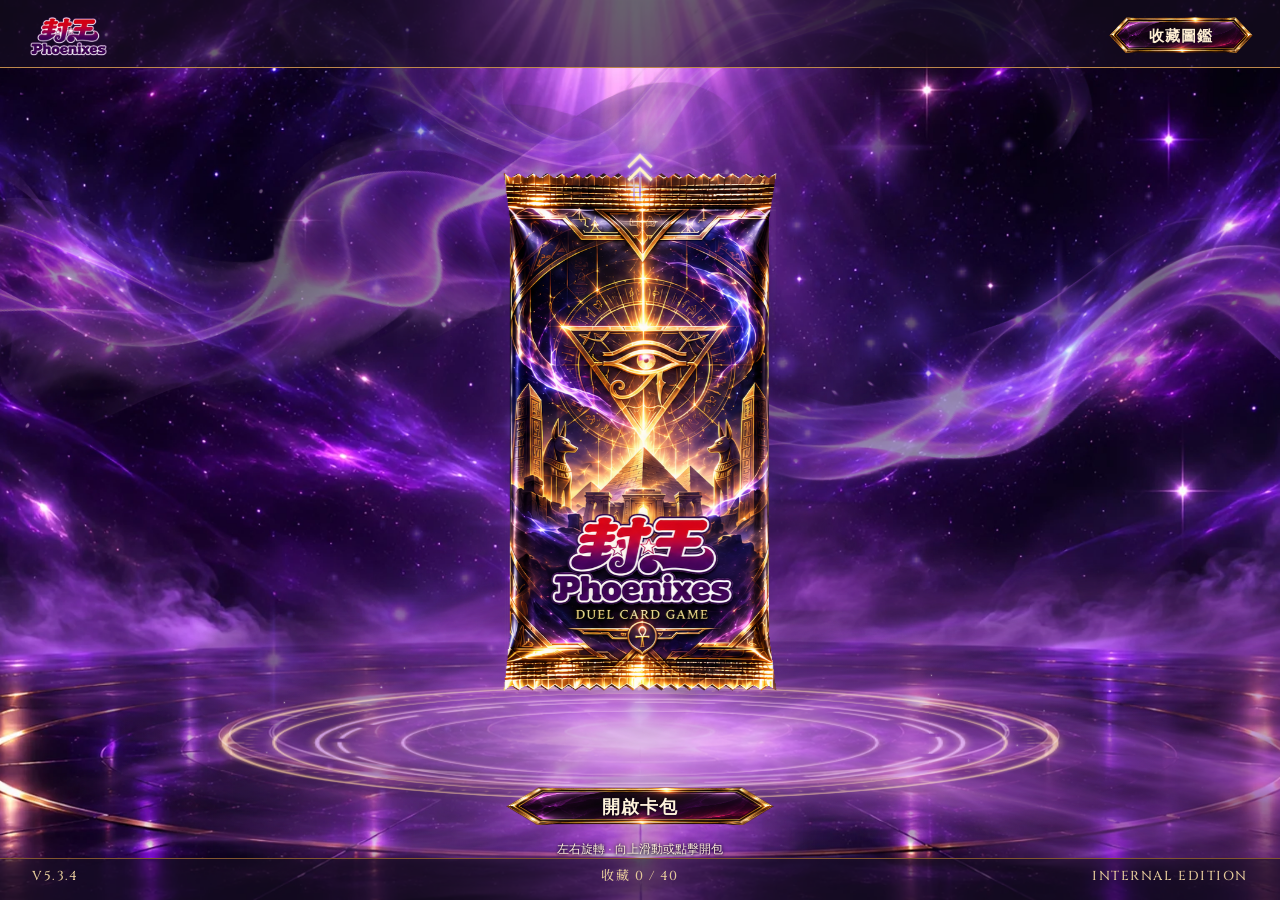
<file: index.html>
<!doctype html><html lang="zh-Hant"><meta charset="utf-8"><meta name="viewport" content="width=device-width,initial-scale=1,viewport-fit=cover"><title>Draw! Duel Start. — Phoenixes: Internal Edition</title><meta name="description" content="一款以封王日常為靈感的非官方二創卡牌收藏遊戲。開啟卡包、揭曉未知卡牌，完成你的專屬收藏。"><meta property="og:type" content="website"><meta property="og:locale" content="zh_TW"><meta property="og:site_name" content="Draw! Duel Start."><meta property="og:title" content="Draw! Duel Start. — Phoenixes: Internal Edition"><meta property="og:description" content="一款以封王日常為靈感的非官方二創卡牌收藏遊戲。開啟卡包、揭曉未知卡牌，完成你的專屬收藏。"><meta property="og:url" content="https://phoenixes-marketing.github.io/phoenixes-cards/"><meta property="og:image" content="https://phoenixes-marketing.github.io/phoenixes-cards/assets/ui/og-cover-v2.jpg"><meta property="og:image:type" content="image/jpeg"><meta property="og:image:width" content="1200"><meta property="og:image:height" content="630"><meta property="og:image:alt" content="Draw! Duel Start. — Phoenixes: Internal Edition 遊戲封面"><meta name="twitter:card" content="summary_large_image"><meta name="twitter:title" content="Draw! Duel Start. — Phoenixes: Internal Edition"><meta name="twitter:description" content="一款以封王日常為靈感的非官方二創卡牌收藏遊戲。開啟卡包、揭曉未知卡牌，完成你的專屬收藏。"><meta name="twitter:image" content="https://phoenixes-marketing.github.io/phoenixes-cards/assets/ui/og-cover-v2.jpg"><meta name="twitter:image:alt" content="Draw! Duel Start. — Phoenixes: Internal Edition 遊戲封面"><link rel="icon" href="./assets/ui/phoenixes-logo.webp" type="image/webp"><link rel="icon" href="./assets/ui/phoenixes-favicon-v1.svg" type="image/svg+xml" sizes="any"><link rel="preload" as="image" href="./assets/pack-v39/pack-front.webp" fetchpriority="high"><link rel="preload" as="image" href="./assets/pack-v39/foil-mask.webp" fetchpriority="high" crossorigin="anonymous"><link rel="preload" as="image" href="./assets/vfx-purple/background.webp" fetchpriority="high"><link rel="preconnect" href="https://fonts.gstatic.com" crossorigin><link rel="stylesheet" href="https://fonts.googleapis.com/css2?family=Cinzel:wght@500&amp;family=Noto+Serif+TC:wght@500&amp;text=V5.3.4%200123456789%2FINTERNAL%20EDITION%E6%94%B6%E8%97%8F&amp;display=swap" media="print" onload="this.media='all'"><script>
document.documentElement.classList.add('intro-pending');
window.phoenixesIntroBoot=performance.now();
window.phoenixesIntroWatchdog=setTimeout(()=>{document.documentElement.classList.remove('intro-pending');const cover=document.getElementById('intro-cover');if(cover)cover.remove();const main=document.querySelector('main');if(main)main.inert=false;window.phoenixesIntroDone=true},8000);
</script><style>
*{box-sizing:border-box}body{margin:0;background:#080910;color:#e8e4ef;font:14px Arial,sans-serif}main{max-width:1100px;margin:auto}header,footer,nav{padding:18px;display:flex;gap:10px;align-items:center;flex-wrap:wrap}header b{font-size:22px;letter-spacing:5px}button{cursor:pointer;background:#21182f;color:#eee;border:1px solid #75668e;border-radius:5px;padding:12px}button:disabled{opacity:.4}#stage{height:min(650px,75vh);min-height:440px;position:relative;overflow:hidden;isolation:isolate;background:#080910}.world,.gold,.fog,.light,.dust,.fx,.scene,.hand{position:absolute;inset:0}.world{background:radial-gradient(ellipse at 50% 38%,#302343,#141320 45%,#080910 80%);transition:transform 1.2s}.gold{background:radial-gradient(ellipse at 50% 38%,#67471d,#251b13 45%,#080910 80%);opacity:0;transition:opacity .65s}.srworld .gold{opacity:1}.light{background:conic-gradient(from 151deg at 50% 0%,transparent,#d4c4ff27 16deg,#e9dfff35 29deg,transparent 58deg);animation:breathe 8s infinite}.srworld .light{background:conic-gradient(from 151deg at 50% 0%,transparent,#ffdf9455 25deg,transparent 58deg)}.fog{inset:auto -30% 15%;height:150px;background:radial-gradient(ellipse,#a58ec530,transparent 65%);animation:fog 18s infinite alternate}.floor{position:absolute;left:8%;right:8%;bottom:15%;height:90px;border:1px solid #b9a6df44;border-radius:50%;background:radial-gradient(ellipse,#a48be23b,transparent 70%);box-shadow:0 15px 35px #0009}.srworld .floor{background:radial-gradient(ellipse,#ffcd7066,transparent 70%)}.dust i,.motes i{position:absolute;border-radius:50%;background:#e3d3ff;width:var(--s);height:var(--s);animation:dust var(--t) linear infinite;animation-delay:var(--delay);pointer-events:none}.srworld .dust i,.motes i{background:#ffe4a0}.sweep:after{content:'';position:absolute;inset:0;background:linear-gradient(110deg,transparent 30%,#e5dcff55 48%,#fff6 50%,transparent 60%);animation:shine 5s infinite;pointer-events:none}.charge .world{transform:scale(1.07)}.hand{pointer-events:none;z-index:3;transition:opacity .65s}.srworld .hand{opacity:.12}.slot{position:absolute;left:50%;top:43%;width:var(--cw);height:calc(var(--cw)*1.48);transform:translate(calc(-50% + var(--x)),calc(-50% + var(--y))) rotate(var(--r));transform-origin:50% 90%;pointer-events:auto;cursor:pointer}.body,.inner,.face,.tilt{position:absolute;inset:0}.body{perspective:900px;transition:transform .22s}.slot:hover .body{transform:translateY(-9px)}.inner{transform-style:preserve-3d;transition:transform var(--flip,.55s) cubic-bezier(.2,.7,.2,1)}.open .inner{transform:rotateY(180deg)}.face{backface-visibility:hidden;border:1px solid #b8afc7;border-radius:5px;overflow:hidden;box-shadow:0 8px 18px #000b}.back{display:grid;place-content:center;text-align:center;background:radial-gradient(ellipse,#3b344c,#191824 48%,#090a10);font-size:36px}.back small{font-size:9px;letter-spacing:2px}.front{transform:rotateY(180deg);background:linear-gradient(135deg,#aaa2b7,#292735 16%,#393444 48%,#1e1d29 78%,#91879f);padding:5px;display:flex;flex-direction:column;text-align:center;gap:5px}.art{flex:1;display:grid;place-items:center;background:radial-gradient(ellipse,var(--art),#10111b 75%);font-size:65px}.name{font-size:12px;background:#13121b;padding:6px}.rank{font-size:10px}.sr.open .face{border-color:#ffe5a3;box-shadow:0 0 17px #efbd62aa}.label{position:absolute;bottom:-22px;width:100%;text-align:center}.scene{display:none;z-index:6;background:#07080e66;overflow:hidden}.scene.active{display:block}.scene.normal{background:#07080ecc}.hero{position:absolute;left:50%;top:48%;width:190px;height:282px;transform:translate(-50%,-50%);perspective:850px;z-index:3;touch-action:none;cursor:grab}.tilt{transform-style:preserve-3d;transition:transform .22s}.tilt.tracking{transition:none}.aura,.rays,.halo,.ribbon{position:absolute;left:50%;top:46%;transform:translate(-50%,-50%);pointer-events:none;opacity:0}.aura{width:500px;height:500px;background:radial-gradient(circle,#fff1ba55,#d89d3933 26%,transparent 70%)}.rays{width:650px;height:650px;background:repeating-conic-gradient(from 0deg,#ffdc8533 0deg,transparent 5deg,transparent 20deg);mask-image:radial-gradient(circle,black,transparent 70%)}.halo{width:365px;height:365px;border:2px dashed #f7d18a88;border-radius:50%;box-shadow:0 0 25px #ffcf7544,inset 0 0 20px #ffcf7544}.ribbon{width:440px;height:330px;border:2px solid transparent;border-top-color:#ffe6a3;border-bottom-color:#ffb83b88;border-radius:50%;box-shadow:0 -3px 12px #ffce6555}.ribbon.fore{z-index:4;width:380px;height:300px}.hold .aura{opacity:1;animation:pulse 3.5s infinite}.hold .rays{opacity:.8;animation:spin 48s linear infinite}.hold .halo{opacity:.85;animation:reverse 28s linear infinite}.hold .ribbon{opacity:.8;animation:spin 12s linear infinite}.hold .ribbon.fore{opacity:.55;animation:reverse 9s linear infinite}.motes{position:absolute;inset:0;pointer-events:none;display:none}.hold .motes{display:block}.title{position:absolute;top:15px;width:100%;text-align:center;font-size:48px;font-weight:900;letter-spacing:10px;color:#ffdf91;text-shadow:0 3px #a06c28,0 0 25px #f2bd69;opacity:0;pointer-events:none;z-index:5}.title small{display:block;font-size:10px;letter-spacing:6px}.hold .title{opacity:1}.message{position:absolute;bottom:20px;width:100%;text-align:center;pointer-events:none;z-index:5;font-size:11px}.normal .aura,.normal .rays,.normal .halo,.normal .ribbon,.normal .title,.normal .motes{display:none}.spectrum,.metal{position:absolute;inset:-70%;background:repeating-linear-gradient(112deg,transparent 0%,#ffb95322 4%,#fff0ba99 8%,#7fe7ff88 12%,#bb9cff66 16%,transparent 21%);transform:translate(var(--fx,0px),var(--fy,0px)) rotate(var(--fr,0deg));mix-blend-mode:screen;opacity:var(--fo,.38);pointer-events:none}.metal{background:linear-gradient(120deg,transparent 38%,#e7e4ff33 47%,#fff7ee77 50%,transparent 59%)}.crystal{position:absolute;inset:0;background:repeating-conic-gradient(from 20deg,#fff5 0deg 12deg,transparent 12deg 65deg,#9cd8ff33 65deg 80deg,transparent 80deg 120deg);background-size:13px 17px;mix-blend-mode:screen;opacity:.22;pointer-events:none}.sweep{position:absolute;inset:0;pointer-events:none}.fx{z-index:7;pointer-events:none}.spark{position:absolute;left:50%;top:43%;width:2px;height:2px;transform:rotate(var(--a))}.spark i{display:block;width:10px;height:2px;background:var(--c);box-shadow:0 0 4px var(--c);animation:out .8s both}.spark.in i{animation:in .7s both}.flash{position:absolute;inset:0;opacity:0}.wave{position:absolute;left:50%;top:46%;width:100px;height:100px;margin:-50px;border:2px solid #e3d4ff;border-radius:50%;opacity:0}.actions{position:absolute;bottom:20px;width:100%;text-align:center;z-index:4}.actions button{min-width:190px;background:linear-gradient(135deg,#d9cbe9,#8b79b1);color:#181321;font-weight:bold;letter-spacing:3px}.hint{margin-top:9px;font-size:11px;color:#b1a5c3}.chapter{position:absolute;top:18px;width:100%;text-align:center;letter-spacing:5px;font-size:10px}.flat .fog,.flat .dust,.flat .light{display:none}[data-level="1"] .dust i:nth-child(n+7),[data-level="2"] .dust i:nth-child(n+4),[data-level="2"] .motes i:nth-child(n+5),[data-level="2"] .ribbon.fore,[data-level="2"] .crystal{display:none}[data-level="2"] .fog,[data-level="2"] .light,[data-level="2"] .hold .rays,[data-level="2"] .hold .halo,[data-level="2"] .hold .ribbon{animation:none}.collection{position:absolute;inset:0;background:#101019fa;z-index:5;padding:16px;overflow:auto;display:none}.grid{display:grid;grid-template-columns:repeat(auto-fill,minmax(75px,1fr));gap:8px}.tile{aspect-ratio:.72}.hidden{visibility:hidden}.paused *{animation-play-state:paused!important}@keyframes breathe{50%{opacity:.45}}@keyframes fog{from{transform:translateX(-8%)}to{transform:translateX(8%)}}@keyframes dust{0%{transform:translateY(40px);opacity:0}25%,70%{opacity:.65}100%{transform:translate(25px,-90px);opacity:0}}@keyframes shine{0%,40%{transform:translateX(-120%)}75%,100%{transform:translateX(120%)}}@keyframes spin{to{transform:translate(-50%,-50%) rotate(360deg)}}@keyframes reverse{to{transform:translate(-50%,-50%) rotate(-360deg)}}@keyframes pulse{50%{opacity:.65;transform:translate(-50%,-50%) scale(.94)}}@keyframes out{0%{opacity:1}100%{transform:translateX(var(--d)) scale(.1);opacity:0}}@keyframes in{0%{transform:translateX(var(--d));opacity:0}30%{opacity:1}100%{opacity:0}}@media(max-width:480px){.hero{width:155px;height:232px}.title{font-size:35px}.name{font-size:8px}.art{font-size:35px}}
.face.front:has(.real-card){padding:0;display:block;background:#14121c}.real-card{position:absolute;inset:0;width:100%;height:100%;object-fit:contain;pointer-events:none;user-select:none}.tile .thumb{width:100%;height:100%;object-fit:contain;display:block}.tile:has(.thumb){padding:0;overflow:hidden}/* Production card presentation */ main{max-width:1400px}#stage{height:min(780px,82vh);min-height:440px}.face:has(.real-card),.sr.open .face:has(.real-card){border:0;border-radius:0;background:transparent;box-shadow:none;padding:0}.real-card{object-fit:contain}.hero{width:min(300px,64vw,calc((min(780px,82vh) - 155px)/1.48));height:auto;aspect-ratio:1/1.48}.hero.sr .real-card,.slot.sr.open .front .real-card{filter:drop-shadow(0 0 8px #efbd6266)}.grid{grid-template-columns:repeat(auto-fill,minmax(115px,1fr));gap:12px;margin-top:12px}.tile:has(.thumb){border:0;background:transparent;border-radius:0}.tile .thumb{object-fit:contain}main>nav,#status{display:none!important}@media(max-width:480px){.hero{width:min(220px,62vw,calc((max(440px,82vh) - 155px)/1.48))}.grid{grid-template-columns:repeat(auto-fill,minmax(82px,1fr));gap:8px}} /* Clear artwork and isolated reveal layout */ .crystal{display:none!important}.spectrum,.metal{opacity:0;transition:opacity .18s;mix-blend-mode:screen}.tilt.tracking .spectrum{opacity:calc(var(--fo,.38)*.30)}.tilt.tracking .metal{opacity:.13}.sweep:after{opacity:.20}.hero.sr .real-card,.slot.sr.open .front .real-card{filter:none}.hero{top:51%;width:min(300px,64vw,calc((max(440px,min(780px,82vh)) - 185px)/1.48))}.title{top:10px;font-size:clamp(28px,5vh,44px);line-height:1.05}.title small{margin-top:5px}.message{bottom:14px}.stage-unused{display:none}#stage:has(.scene.active) .actions,#stage:has(.scene.active) .chapter{visibility:hidden}.ribbon.fore{z-index:2}@media(max-width:480px){.hero{width:min(220px,62vw,calc((max(440px,min(780px,82vh)) - 145px)/1.48))}.title{font-size:30px}}/* V3.3 atmosphere and performance: composited static layers */ .atmos-depth,.atmos-foreground{position:absolute;inset:0;pointer-events:none}.atmos-depth{background:radial-gradient(ellipse at 50% 76%,#a38ad42a,transparent 44%),linear-gradient(108deg,transparent 19%,#b5a0ed0c 30%,transparent 43%),linear-gradient(252deg,transparent 19%,#b5a0ed0c 30%,transparent 43%),radial-gradient(ellipse at 50% 42%,transparent 36%,#03040a99 100%)}.atmos-foreground{background:radial-gradient(circle at 8% 68%,#d9c9ff25 0,transparent 1.6%),radial-gradient(circle at 91% 25%,#bca2ff25 0,transparent 1.2%),radial-gradient(circle at 82% 84%,#d9c9ff20 0,transparent 2%),radial-gradient(circle at 16% 17%,#d9c9ff22 0,transparent 1%);animation:ambientDrift 14s ease-in-out infinite alternate}.srworld .atmos-depth{background:radial-gradient(ellipse at 50% 76%,#ffc85b30,transparent 48%),linear-gradient(108deg,transparent 19%,#ffd47b15 30%,transparent 43%),linear-gradient(252deg,transparent 19%,#ffd47b15 30%,transparent 43%),radial-gradient(ellipse at 50% 42%,transparent 36%,#03040a99 100%)}@keyframes ambientDrift{from{transform:translate3d(-5px,3px,0);opacity:.45}to{transform:translate3d(6px,-5px,0);opacity:.85}}.charge .fog,.charge .dust i,.charge .atmos-foreground,.charge .light,.tear .fog,.tear .dust i,.srworld .fog,.srworld .dust i,.srworld .atmos-foreground,.srworld .light{animation-play-state:paused}.spark i{box-shadow:none}.slot.sr-revealed .body:before{content:'';position:absolute;inset:-12%;background:radial-gradient(ellipse,#ffcc6944 20%,#ffca6328 52%,transparent 74%);pointer-events:none;animation:srAmbient 3s ease-in-out infinite}.slot.sr-revealed .body:after{content:'';position:absolute;inset:-3px;border:1px solid #ffda86aa;border-radius:4px;box-shadow:0 0 12px #ffc45b66;pointer-events:none;animation:srAmbient 3s ease-in-out infinite}.slot.sr-revealed .label{color:#ffe0a0;font-weight:900;letter-spacing:2px;text-shadow:0 0 8px #e9a43b}.slot.sr-revealed .label:before,.slot.sr-revealed .label:after{content:'✦';font-size:9px;margin:0 6px;display:inline-block;animation:srAmbient 2.4s ease-in-out infinite}.slot.sr-revealed .label:after{animation-delay:-1.2s}@keyframes srAmbient{0%,100%{opacity:.48}50%{opacity:1}}[data-level="1"] .atmos-foreground,[data-level="2"] .atmos-foreground,[data-level="2"] .slot.sr-revealed .body:before,[data-level="2"] .slot.sr-revealed .body:after,[data-level="2"] .slot.sr-revealed .label:before,[data-level="2"] .slot.sr-revealed .label:after{animation:none}[data-level="2"] .atmos-foreground{display:none}.flat .atmos-depth,.flat .atmos-foreground{display:none}/* V3.4: borderless rare aura, foreground depth and reading zoom */ .slot.sr-revealed .body:after{border:0;box-shadow:none;inset:-16%;background:radial-gradient(ellipse at 18% 30%,#ffe3a4aa 0,transparent 1.5%),radial-gradient(ellipse at 85% 15%,#ffe3a4bb 0,transparent 1.3%),radial-gradient(ellipse at 92% 72%,#ffe3a4aa 0,transparent 1.5%),radial-gradient(ellipse at 10% 84%,#ffe3a4bb 0,transparent 1.2%);animation:rareDrift 4s ease-in-out infinite}.slot.sr-revealed .body:before{inset:-23%;background:radial-gradient(ellipse,#ffcf704d 25%,#ffc35b35 48%,transparent 72%)}@keyframes rareDrift{0%,100%{transform:translateY(5px);opacity:.45}50%{transform:translateY(-9px);opacity:1}}.atmos-foreground{z-index:2;background:radial-gradient(circle at 8% 68%,#d9c9ff65 0,transparent 2.2%),radial-gradient(circle at 91% 25%,#bca2ff65 0,transparent 1.8%),radial-gradient(circle at 82% 84%,#d9c9ff55 0,transparent 2.7%),radial-gradient(circle at 16% 17%,#d9c9ff55 0,transparent 1.6%),radial-gradient(circle at 74% 12%,#c4adff45 0,transparent 1.2%)}.scene.reading{position:fixed;inset:0;z-index:1000;background:#080910e8}.scene.reading .hero{top:50%;width:min(88vw,calc((100dvh - 115px)/1.48),580px);height:auto}.scene.reading.normal .hero{width:min(92vw,calc((100dvh - 75px)/1.48),620px)}.scene.reading .title{top:8px;font-size:clamp(22px,4vh,36px)}.scene.reading .message{bottom:max(10px,env(safe-area-inset-bottom));font-size:12px}.scene.zoomed .hero{transform:translate(-50%,-50%) translate(var(--panx,0px),var(--pany,0px)) scale(var(--zoom,1));z-index:8}.scene.zoomed .spectrum,.scene.zoomed .sweep,.scene.zoomed .metal,.scene.zoomed .ribbon,.scene.zoomed .motes,.scene.zoomed .rays,.scene.zoomed .halo{visibility:hidden;animation-play-state:paused}.scene.zoomed .title{visibility:hidden}.scene.zoomed .message{z-index:10;pointer-events:none}.scene.reading .hero .real-card{image-rendering:auto}[data-level="2"] .slot.sr-revealed .body:after{animation:none;opacity:.5}/* Modal input isolation */ #stage:has(.scene.active) .slot,#stage:has(.scene.active) .grid,#stage:has(.scene.active) .actions{pointer-events:none!important}#stage .scene.active{pointer-events:auto!important;touch-action:none;isolation:isolate;z-index:1000}#stage .scene.active .hero{pointer-events:auto;touch-action:none}#stage .scene.active .hero img{pointer-events:none;-webkit-user-drag:none;user-select:none}/* V3.5 lightweight environmental choreography */ .ground-mist,.env-beams,.env-pulse,.near-field{position:absolute;pointer-events:none}.ground-mist{left:-12%;right:-12%;bottom:12%;height:23%;background:radial-gradient(ellipse at 30% 65%,#b4a0e32c,transparent 52%),radial-gradient(ellipse at 72% 55%,#8874bf32,transparent 54%);animation:mist35 22s ease-in-out infinite alternate}.env-beams{inset:0;background:conic-gradient(from 155deg at 38% 0%,transparent 0deg,#b7a1ff15 10deg,transparent 24deg),conic-gradient(from 178deg at 65% 0%,transparent 0deg,#d6c4ff12 9deg,transparent 23deg);opacity:.65;transition:opacity .45s,transform .9s}.env-pulse{left:8%;right:8%;bottom:15%;height:16%;border-radius:50%;background:radial-gradient(ellipse,#d8c8ff55 0%,#a88aff28 42%,transparent 72%);opacity:0}.near-field{inset:0;z-index:3;background:radial-gradient(circle at 5% 43%,#d5c3ff45 0,transparent 2.2%),radial-gradient(circle at 94% 76%,#b7a1ff55 0,transparent 2.8%),radial-gradient(circle at 18% 91%,#c5b3ff40 0,transparent 2%),radial-gradient(circle at 88% 12%,#e2d5ff35 0,transparent 1.8%);animation:near35 17s ease-in-out infinite alternate}.charge .env-beams{opacity:1;transform:scaleX(.65)}.charge .ground-mist,.charge .near-field,.tear .ground-mist,.tear .near-field,.srworld .ground-mist,.srworld .near-field{animation-play-state:paused}.tear .env-pulse{animation:pulse35 .85s ease-out both}.arriving .env-pulse{animation:pulse35 .85s ease-out both}.srworld .env-beams{background:conic-gradient(from 155deg at 38% 0%,transparent 0deg,#ffd68a28 10deg,transparent 24deg),conic-gradient(from 178deg at 65% 0%,transparent 0deg,#ffe4a522 9deg,transparent 23deg);opacity:1}.srworld .ground-mist{background:radial-gradient(ellipse at 50% 60%,#ffca633b,transparent 68%)}.srworld .near-field{opacity:.25}.floor{border-color:transparent;box-shadow:none}.flat .ground-mist,.flat .env-beams,.flat .env-pulse,.flat .near-field{display:none}[data-level="1"] .near-field,[data-level="2"] .ground-mist{animation:none}[data-level="2"] .near-field{display:none}@keyframes mist35{from{transform:translate3d(-3%,0,0);opacity:.55}to{transform:translate3d(3%,-5%,0);opacity:.85}}@keyframes near35{from{transform:translate3d(-5px,5px,0);opacity:.55}to{transform:translate3d(5px,-7px,0);opacity:.9}}@keyframes pulse35{0%{transform:scale(.55);opacity:0}22%{opacity:.9}100%{transform:scale(1.15);opacity:0}}@media(prefers-reduced-motion:reduce){.ground-mist,.near-field{animation:none}.env-beams{transition:none}}/* V3.5.1 preview input and full-size SR */ #stage .scene.active .hero,#stage .scene.active .hero *{user-select:none;-webkit-user-select:none;-webkit-user-drag:none;touch-action:none}#stage .scene.active .hero img{pointer-events:none!important}#stage .scene.active .hero .inner,#stage .scene.active .hero .face,#stage .scene.active .hero .tilt{pointer-events:none}#stage .scene.active .hero{cursor:grab}#stage .scene.active .hero:active{cursor:grabbing}.scene.reading .hero{width:min(88vw,calc((100dvh - 115px)/1.48),580px)} /* Full viewport atmosphere and larger pack */ body{min-height:100dvh;background:radial-gradient(ellipse at 50% 40%,#302343,#141320 48%,#080910 85%);background-attachment:fixed}main{max-width:none;width:100%;min-height:100dvh}#stage{min-height:max(440px,calc(100dvh - 100px));height:auto}header,footer{padding-inline:clamp(8px,2vw,28px)}.floor{left:max(8%,calc(50% - 580px));right:max(8%,calc(50% - 580px))}@media(max-width:600px){#stage{min-height:max(440px,calc(100dvh - 100px))}}/* V3.6.1: transparent card faces, prebuilt deal, composited atmosphere */ header{display:flex;align-items:center;gap:clamp(6px,1vw,16px)}header #book{margin-left:auto;flex-shrink:0}.slot .face.front:has(.real-card),.hero .face.front:has(.real-card){background:transparent!important;border:0!important;box-shadow:none!important}.near-field{background:radial-gradient(circle at 5% 43%,#e6d8ff88 0,transparent 1.5%),radial-gradient(circle at 94% 76%,#c5adff77 0,transparent 2%),radial-gradient(circle at 18% 91%,#c5b3ff66 0,transparent 1.6%),radial-gradient(circle at 88% 12%,#e2d5ff66 0,transparent 1.3%)}.atmos-foreground{background:radial-gradient(circle at 8% 68%,#d9c9ffbb 0 1px,transparent 3px),radial-gradient(circle at 91% 25%,#bca2ffaa 0 1px,transparent 3px),radial-gradient(circle at 82% 84%,#d9c9ffbb 0 1px,transparent 4px),radial-gradient(circle at 16% 17%,#d9c9ffaa 0 1px,transparent 3px),radial-gradient(circle at 74% 12%,#c4adffaa 0 1px,transparent 3px),radial-gradient(circle at 24% 76%,#c4adff99 0 1px,transparent 3px)}.ground-mist{background:radial-gradient(ellipse at 30% 65%,#b4a0e33a,transparent 52%),radial-gradient(ellipse at 72% 55%,#8874bf40,transparent 54%)}.charge .atmos-foreground,.tear .atmos-foreground,.tear .near-field,.tear .fog,.tear .dust i{animation-play-state:paused}.tear .env-beams{transition:none;opacity:.65}.charge .env-beams{will-change:transform,opacity}@media(max-width:480px){header{flex-wrap:wrap}header #book{margin-left:auto}}/* V3.6.1: isolate decorative motion during critical opening */ .charge .ground-mist,.charge .near-field,.charge .atmos-foreground,.tear .ground-mist,.tear .near-field,.tear .atmos-foreground{animation-play-state:paused} /* V3.7 texture-based atmosphere; gameplay timeline unchanged */
.world{background:#10091e url('./assets/vfx-purple/background.webp') center center/cover no-repeat}
.purple-vfx{position:absolute;inset:0;overflow:hidden;pointer-events:none}
.purple-vfx>div{position:absolute;pointer-events:none;background-repeat:no-repeat;background-position:center;background-size:contain}
.pv-flow{width:76%;height:58%;opacity:.48;animation:pvDrift 19s ease-in-out infinite alternate}
.pv-a{background-image:url('./assets/vfx-purple/flow-a.webp');left:-27%;top:3%;--dx:12%;--dy:9%;--rot:12deg}
.pv-b{background-image:url('./assets/vfx-purple/flow-b.webp');right:-26%;top:12%;--dx:-15%;--dy:-8%;--rot:-12deg;animation-duration:24s;animation-delay:-9s}
.pv-c{background-image:url('./assets/vfx-purple/flow-c.webp');left:12%;top:39%;width:76%;height:38%;opacity:.24;--dx:9%;--dy:-12%;--rot:5deg;animation-duration:28s;animation-delay:-15s}
.pv-mist{background-image:url('./assets/vfx-purple/mist.webp');left:-15%;bottom:4%;width:130%;height:38%;opacity:.27;animation:pvMist 26s ease-in-out infinite alternate}
.pv-stars{background-image:url('./assets/vfx-purple/particles.webp');left:0;top:0;width:100%;height:100%;background-size:cover!important;opacity:.30;animation:pvStars 22s ease-in-out infinite alternate}
.pv-flare{background-image:url('./assets/vfx-purple/flare.webp');left:35%;bottom:5%;width:30%;height:32%;opacity:.32;animation:pvGlow 8s ease-in-out infinite alternate}
@keyframes pvDrift{from{transform:translate3d(0,0,0) rotate(-5deg)}to{transform:translate3d(var(--dx),var(--dy),0) rotate(var(--rot))}}
@keyframes pvMist{to{transform:translate3d(9%,-5%,0)}}
@keyframes pvStars{to{transform:translate3d(2%,-3%,0) scale(1.04);opacity:.45}}
@keyframes pvGlow{to{transform:scale(1.12);opacity:.52}}
#stage:not(.srworld) .world>.light,#stage:not(.srworld) .world>.floor,#stage:not(.srworld) .world>.fog,#stage:not(.srworld) .world>.dust,#stage:not(.srworld) .world>.atmos-depth,#stage:not(.srworld) .world>.atmos-foreground,#stage:not(.srworld) .world>.ground-mist,#stage:not(.srworld) .world>.env-beams,#stage:not(.srworld) .world>.env-pulse,#stage:not(.srworld)>.near-field{visibility:hidden}
.charge .purple-vfx>div,.tear .purple-vfx>div,.paused .purple-vfx>div,.srworld .purple-vfx>div{animation-play-state:paused}
.srworld .purple-vfx,.flat .purple-vfx{visibility:hidden}
[data-level="1"] .pv-c,[data-level="1"] .pv-stars,[data-level="2"] .pv-c,[data-level="2"] .pv-stars,[data-level="2"] .pv-b{display:none}
[data-level="2"] .purple-vfx>div{animation:none}
@media(prefers-reduced-motion:reduce){.purple-vfx>div{animation:none}}
/* V3.7.1 continuous texture choreography */
.pv-flow{animation:pvOrbit 22s linear infinite;--sx:1;--sy:1}
.pv-a{--dx:13%;--dy:8%;--rot:7deg;--sx:1.08;--sy:.94}
.pv-b{--dx:-13%;--dy:-8%;--rot:-7deg;--sx:.95;--sy:1.08;animation-duration:27s;animation-delay:-11s}
.pv-c{--dx:8%;--dy:-7%;--rot:4deg;--sx:1.05;--sy:.96;animation-duration:31s;animation-delay:-17s}
@keyframes pvOrbit{0%,100%{transform:translate3d(0,0,0) rotate(0) scale(1);opacity:.36}25%{transform:translate3d(var(--dx),0,0) rotate(var(--rot)) scale(var(--sx),var(--sy));opacity:.48}50%{transform:translate3d(var(--dx),var(--dy),0) rotate(0) scale(1.04,1);opacity:.42}75%{transform:translate3d(0,var(--dy),0) rotate(calc(var(--rot) * -1)) scale(var(--sy),var(--sx));opacity:.30}}
.pv-mist{left:-30%;width:160%;height:43%;bottom:1%;background-size:100% 100%;opacity:.48;animation:pvMistLoop 20s linear infinite}
.pv-mist-near{left:-25%;width:150%;height:30%;bottom:-5%;opacity:.32;animation:pvMistNear 25s linear infinite;animation-delay:-8s}
@keyframes pvMistLoop{0%,100%{transform:translate3d(-9%,0,0) scale(1);opacity:.38}25%{transform:translate3d(0,-3%,0) scale(1.04);opacity:.53}50%{transform:translate3d(9%,0,0) scale(1.08);opacity:.46}75%{transform:translate3d(0,3%,0) scale(1.04);opacity:.42}}
@keyframes pvMistNear{0%,100%{transform:translate3d(10%,0,0) scale(1);opacity:.28}25%{transform:translate3d(0,3%,0) scale(1.05);opacity:.38}50%{transform:translate3d(-10%,0,0) scale(1.08);opacity:.32}75%{transform:translate3d(0,-3%,0) scale(1.05);opacity:.25}}
.pv-stars{animation:pvStarLoop 29s linear infinite}
@keyframes pvStarLoop{0%,100%{transform:translate3d(0,0,0);opacity:.30}25%{transform:translate3d(2%,-2%,0);opacity:.42}50%{transform:translate3d(0,-4%,0);opacity:.34}75%{transform:translate3d(-2%,-2%,0);opacity:.25}}
[data-level="1"] .pv-mist-near,[data-level="2"] .pv-mist-near{display:none}
[data-level="2"] .pv-a{animation:pvOrbit 30s linear infinite}
[data-level="2"] .pv-mist:not(.pv-mist-near){animation:pvMistLoop 30s linear infinite}
[data-level="2"] .pv-flare{animation:none}
.charge .purple-vfx>div,.tear .purple-vfx>div,.paused .purple-vfx>div,.srworld .purple-vfx>div{animation-play-state:paused!important}
@media(prefers-reduced-motion:reduce){.purple-vfx>div{animation:none!important}}
/* V3.7.2 */
.pv-flow canvas{width:100%;height:100%;display:none;object-fit:contain}.pv-flow.gl-ready canvas{display:block}
.pv-flow.gl-ready{background-image:none}
.pv-mist{left:0;width:145%;height:48%;bottom:-2%;animation:pvCross 32s linear infinite;opacity:.48}
.pv-mist-near{left:0;width:145%;height:39%;bottom:-7%;animation:pvCross 32s -16s linear infinite;opacity:.40}
@keyframes pvCross{0%{transform:translate3d(-101%,0,0)}100%{transform:translate3d(70%,0,0)}}
[data-level="1"] .pv-mist-near,[data-level="2"] .pv-mist-near{display:block}
[data-level="2"] .pv-mist:not(.pv-mist-near){animation:pvCross 40s linear infinite}
[data-level="2"] .pv-mist-near{animation:pvCross 40s -20s linear infinite}
@media(prefers-reduced-motion:reduce){.purple-vfx>div{animation:none!important}}
/* V3.7.3 spatial orbit and slow fog */
.pv-flow{left:50%;right:auto;top:45%;width:76%;height:58%;animation:pvSpatial 42s linear infinite}
.pv-b{animation-delay:-14s}.pv-c{animation-delay:-28s;width:66%;height:48%}
@keyframes pvSpatial{0%,100%{transform:translate3d(-105%,-55%,0) rotate(-18deg) scale(.92,.78);opacity:.43}12.5%{transform:translate3d(-90%,-85%,0) rotate(-9deg) scale(.82,.68);opacity:.28}25%{transform:translate3d(-50%,-100%,0) rotate(0deg) scale(.72,.62);opacity:.22}37.5%{transform:translate3d(-10%,-85%,0) rotate(9deg) scale(.82,.68);opacity:.28}50%{transform:translate3d(5%,-55%,0) rotate(18deg) scale(.92,.78);opacity:.43}62.5%{transform:translate3d(-10%,-25%,0) rotate(9deg) scale(1.08,.94);opacity:.49}75%{transform:translate3d(-50%,-10%,0) rotate(0deg) scale(1.16,1);opacity:.42}87.5%{transform:translate3d(-90%,-25%,0) rotate(-9deg) scale(1.08,.94);opacity:.49}}
.pv-mist{width:190%;height:51%;animation:pvCrossSlow 70s linear infinite}
.pv-mist-near{height:43%;animation:pvCrossSlow 70s -35s linear infinite}
@keyframes pvCrossSlow{0%{transform:translate3d(-101%,0,0) scaleY(.92)}25%{transform:translate3d(-62%,0,0) scaleY(1.12)}50%{transform:translate3d(-24%,0,0) scaleY(.95)}75%{transform:translate3d(15%,0,0) scaleY(1.1)}100%{transform:translate3d(54%,0,0) scaleY(.92)}}
.pv-mist canvas{width:100%;height:100%;display:none}.pv-mist.gl-ready canvas{display:block}.pv-mist.gl-ready{background-image:none}
[data-level="2"] .pv-a{animation:pvSpatial 54s linear infinite}
[data-level="2"] .pv-mist:not(.pv-mist-near){animation:pvCrossSlow 80s linear infinite}
[data-level="2"] .pv-mist-near{animation:pvCrossSlow 80s -40s linear infinite}
@media(prefers-reduced-motion:reduce){.purple-vfx>div{animation:none!important}}
/* V3.7.5 continuous composited motion during opening */
.charge .purple-vfx>div,.tear .purple-vfx>div{animation-play-state:running!important}
.paused .purple-vfx>div,.srworld .purple-vfx>div{animation-play-state:paused!important}
/* V3.7.4 aurora motion only */
.pv-flow{width:76%;height:58%;animation:pvAurora 49s ease-in-out infinite}
.pv-a{left:-23%;top:0;--ax:15%;--ay:8%;--ar:8deg}
.pv-b{left:auto;right:-23%;top:9%;--ax:-15%;--ay:-7%;--ar:-9deg;animation-duration:57s;animation-delay:-19s}
.pv-c{left:20%;top:-18%;width:66%;height:48%;--ax:9%;--ay:12%;--ar:5deg;animation-duration:63s;animation-delay:-32s}
@keyframes pvAurora{0%,100%{transform:translate3d(0,0,0) rotate(-3deg) scale(1);opacity:.39}28%{transform:translate3d(var(--ax),var(--ay),0) rotate(var(--ar)) scale(1.06,.96);opacity:.44}57%{transform:translate3d(calc(var(--ax)*.35),calc(var(--ay)*-1),0) rotate(2deg) scale(.98,1.04);opacity:.36}79%{transform:translate3d(calc(var(--ax)*-.25),calc(var(--ay)*.4),0) rotate(-5deg) scale(1.02,1);opacity:.41}}
[data-level="2"] .pv-a{animation:pvAurora 60s ease-in-out infinite}
@media(prefers-reduced-motion:reduce){.pv-flow{animation:none!important}}
/* V3.11.18 reversible swipe opening */
#stage{--pack-width:min(272px,34vw,calc((100dvh - 230px)/2.05));--pack-height:calc(var(--pack-width) * 856 / 450)}
@media(max-width:600px){#stage{--pack-width:min(176px,43vw,calc((100dvh - 180px)/1.6))}}
.zone,.pack-rear{position:absolute;left:50%;top:43%;width:var(--pack-width);height:var(--pack-height);transform:translate(-50%,-50%)}
.zone{z-index:4;perspective:850px;pointer-events:none}
.pack-rear{z-index:2;pointer-events:none}
.pack{position:absolute;inset:0;cursor:grab;touch-action:none;pointer-events:auto;transform-style:preserve-3d;outline:none;user-select:none;-webkit-user-drag:none}
.pack:active{cursor:grabbing}.pack:focus-visible{filter:drop-shadow(0 0 8px #ffe5a1) drop-shadow(0 0 15px #7940ce)}
.zone.spent,.pack-rear.spent{opacity:0}
.zone.spent .pack,.pack-opening .pack,.pack-opening .slot{pointer-events:none}
.pack-opening .slot .body{transform:none}
.pack-turn,.pack-front,.pack-back,.pack-pocket,.pack-piece,.pack-light-origin{position:absolute;inset:0}
.pack-light-origin::after{content:'';position:absolute;left:7%;right:7%;top:5.2%;height:13%;border-radius:50%;background:radial-gradient(ellipse,#fff 0,#fff1c9 18%,#ffc86dba 39%,#a45cff66 61%,transparent 78%);filter:blur(.7px);transform:scale(.58,.22);transform-origin:50% 66%;pointer-events:none}
.pack-turn{transform-style:preserve-3d;transform:rotateY(var(--pack-angle,0deg));transition:transform .55s cubic-bezier(.2,.75,.2,1)}
.pack-turn.dragging{transition:none}
.pack-front,.pack-back{backface-visibility:hidden;-webkit-backface-visibility:hidden;background:center/100% 100% no-repeat}
.pack-front{transform:translateZ(1px);background-image:url('./assets/pack-v39/pack-front.webp')}
.pack-back{transform:rotateY(180deg) translateZ(1px);background-image:url('./assets/pack-v39/pack-back.webp')}
.pack-front::after,.pack-back::after{
  content:'';position:absolute;inset:0;pointer-events:none;opacity:.49;
  background:linear-gradient(108deg,transparent 34%,#ffda9224 47%,#fff4d090 51%,transparent 65%);
  background-size:250% 100%;background-position:var(--foil-pos,50%) 0;
  mask-size:100% 100%;
}
.pack-front::after{mask-image:url('./assets/pack-v39/foil-mask.webp');mask-mode:luminance}
.pack-back::after{mask-image:url('./assets/pack-v39/pack-back.webp')}
.swipe-cue{position:absolute;left:50%;top:-54px;width:56px;height:54px;transform:translateX(-50%);pointer-events:none;transition:opacity .24s ease;filter:drop-shadow(0 0 7px #7c42d9aa)}
.swipe-cue::before,.swipe-cue::after{content:'';position:absolute;left:50%;bottom:0;width:2px;height:34px;border-radius:50%;background:linear-gradient(0deg,transparent,#8e4ce8aa 38%,#fff2c4);transform:translateX(-50%);animation:cueThread 1.7s ease-out infinite}
.swipe-cue::after{left:39%;height:27px;animation-delay:.55s;opacity:.7}
.swipe-cue i{position:absolute;left:50%;display:block;width:18px;height:18px;border-top:3px solid #fff3c5;border-left:3px solid #fff3c5;transform:translateX(-50%) rotate(45deg);filter:drop-shadow(0 0 2px #fff) drop-shadow(0 0 5px #7d3dde);animation:cueLift 1.7s ease-out infinite}
.swipe-cue i:first-child{top:6px}.swipe-cue i:last-child{top:19px;animation-delay:.14s}
@keyframes cueLift{0%{opacity:0;translate:0 8px}34%{opacity:1}100%{opacity:0;translate:0 -10px}}
@keyframes cueThread{0%{opacity:0;transform:translate(-50%,10px) scaleY(.3)}35%{opacity:.9}100%{opacity:0;transform:translate(-50%,-13px) scaleY(1)}}
.pack-opening .swipe-cue,.arriving .swipe-cue,.gesture-active .swipe-cue{opacity:0}
.chapter{display:none}
.pack-pocket,.pack-piece,.pack-light-origin,.pack-band{opacity:0;pointer-events:none}
.pack-pocket{background:url('./assets/pack-v39/pack-open-body.webp') center/100% 100% no-repeat}
.pack-piece{background:center/100% 100% no-repeat}
.pack-piece.left{background-image:url('./assets/pack-v39/tear-left.webp');transform-origin:25% 9%;--preview-x:-18%;--preview-angle:-7deg;--tear-x:-37%;--tear-angle:-33deg}
.pack-piece.right{background-image:url('./assets/pack-v39/tear-right.webp');transform-origin:75% 9%;--preview-x:18%;--preview-angle:8deg;--tear-x:41%;--tear-angle:38deg}
.pack-lining,.pack-plume,.pack-energy{position:absolute;pointer-events:none}
.pack-lining{
  inset:8.5% 11% auto;height:9%;
  background:linear-gradient(180deg,#9a6c3359,#170d24d6),url('./assets/pack-v39/inner-foil.webp') center/100% 100%;
  clip-path:polygon(0 38%,13% 27%,32% 19%,57% 15%,80% 20%,100% 39%,95% 100%,5% 100%);
}
.pack-plume{
  left:50%;bottom:82%;width:220%;height:59%;transform-origin:50% 91%;
  background:
    radial-gradient(ellipse 24% 8% at 50% 91%,#fff6dc,#ffd18b9c 45%,transparent 100%),
    radial-gradient(ellipse 38% 27% at 50% 72%,#ffeab5af,#f2a64553 55%,transparent 100%),
    radial-gradient(ellipse 21% 39% at 50% 52%,#fff2cb7d,#ffcc8443 56%,transparent 100%),
    radial-gradient(ellipse 25% 32% at 35% 60%,#ffdb9b49,transparent 100%),
    radial-gradient(ellipse 25% 32% at 65% 60%,#ffe3a849,transparent 100%);
}
.pack-energy{left:-74%;bottom:82%;width:248%;height:88%;opacity:0;transform-origin:50% 100%}
.pack-energy canvas{width:100%;height:100%;display:block}
.drag-preview .pack-turn,.drag-preview .pack-pocket,.drag-preview .pack-light-origin,.drag-preview .pack-piece{translate:0 calc(var(--pack-height) * .12 * var(--open-progress))}
.drag-preview .pack-turn{opacity:calc(1 - var(--open-progress));clip-path:inset(calc(var(--open-progress) * 7.5%) 0 0)}
.drag-preview .pack-pocket,.drag-preview .pack-piece,.drag-preview .pack-light-origin{opacity:var(--open-progress)}
.drag-preview .pack-piece.left{transform:translateX(calc(var(--open-progress) * -18%)) translateY(calc(var(--open-progress) * -7%)) rotate(calc(var(--open-progress) * -7deg))}
.drag-preview .pack-piece.right{transform:translateX(calc(var(--open-progress) * 18%)) translateY(calc(var(--open-progress) * -7%)) rotate(calc(var(--open-progress) * 8deg))}
.drag-preview .pack-lining{opacity:var(--open-progress);transform:scaleY(calc(.25 + var(--open-progress) * .75));transform-origin:50% 100%}
.drag-preview .pack-plume{opacity:var(--open-progress);transform:translateX(-50%) scale(calc(.30 + var(--open-progress) * .70),calc(.08 + var(--open-progress) * .92))}
.drag-preview .pack-energy{opacity:var(--open-progress)}
.drag-preview .pack-light-origin::after{transform:scale(calc(.58 + var(--open-progress) * .42),calc(.22 + var(--open-progress) * .78))}
.pack-opening .pack-pocket,.pack-opening .pack-light-origin,.pack-opening .slot{will-change:transform}
.pack-band{position:absolute;inset:-27% -39% auto;height:88%;background:center/100% 100% no-repeat}
.pack-band.purple{background-image:url('./assets/pack-v39/energy-purple.webp');--band-start:-20deg;--band-end:20deg}
.pack-band.amber{background-image:url('./assets/pack-v39/energy-gold.webp');--band-start:30deg;--band-end:-18deg}
.charge .pack-band{animation:packChargeBand .92s ease-in-out both}
.tear .pack-band{animation:packReleaseBand .32s ease-out both}
.tear .pack-turn{animation:packUnseal .15s ease-in both}
.tear .pack-piece{animation:packSealTear .68s cubic-bezier(.25,.62,.36,1) both}
/* The pocket covers the hand; the matching light source stays behind it. */
.tear .pack-pocket,.tear .pack-light-origin{animation:packExpose .16s ease-out both,packDrop .94s .39s cubic-bezier(.45,.01,.62,1) forwards}
.tear.gesture-commit .pack-pocket,.tear.gesture-commit .pack-light-origin{opacity:1;animation:packGestureDrop .94s cubic-bezier(.45,.01,.62,1) both;backface-visibility:hidden;-webkit-backface-visibility:hidden}
.tear.gesture-commit .pack-turn{opacity:0;animation:none}
.tear.gesture-commit .pack-piece{translate:0 calc(var(--pack-height) * .12)}
@keyframes packGestureDrop{0%{opacity:1;transform:translateY(12%)} 48%{opacity:1} 100%{opacity:0;transform:translateY(94%)}}
.tear .pack-plume{animation:packLight 1.33s ease-out both}
.slot{--draw-start:translate(calc(-50% + var(--draw-offset)),calc(-50% + var(--pack-height) * .115)) rotate(0deg) perspective(700px) rotateY(0deg) scale(var(--draw-scale))}
.tear .slot{animation:none;transform:var(--draw-start)}
.slot:not(.open) .front,.hero:not(.open) .front{visibility:hidden!important}
.tear .slot{transform-origin:50% 90%}
.zone.spent ~ .hand .slot .body{animation:v5Float var(--float-period,4.6s) ease-in-out infinite}
@media(hover:hover){.zone.spent ~ .hand .slot:hover{z-index:5}.zone.spent ~ .hand .slot:hover .body{transform:translateY(-15px) scale(1.04)}}
@keyframes v5Float{0%,100%{translate:0 0}50%{translate:0 calc(-1 * var(--float-amplitude,4px))}}
@media(prefers-reduced-motion:reduce){.zone.spent ~ .hand .slot .body{animation:none}}
[data-level="2"] .zone.spent ~ .hand .slot .body{--float-amplitude:var(--float-low-amplitude,5px);animation-duration:5.6s}
@media(prefers-reduced-motion:reduce){[data-level="2"] .zone.spent ~ .hand .slot .body{animation:none}}
#stage.collection-open .hand .slot .body{animation-play-state:paused}
.pack-opening:not(.tear) .slot{transform:var(--draw-start)}
.draw-glint{
  position:absolute;inset:0;pointer-events:none;opacity:0;
  background:linear-gradient(115deg,transparent 29%,#fbd68a38 43%,#fff2cb71 52%,transparent 69%);
}
.tear .draw-glint{animation:drawReflection 1.04s var(--draw-delay) linear both}
[data-level="2"] .tear .draw-glint{animation:none}
@keyframes packChargeBand{
  0%{opacity:0;transform:translateY(31%) scale(.82) rotate(var(--band-start))}
  30%{opacity:.83}
  68%{opacity:.94;transform:translateY(3%) scale(1.08) rotate(var(--band-start))}
  100%{opacity:.84;transform:translateY(-8%) scale(.70,.61) rotate(var(--band-end))}
}
@keyframes packReleaseBand{
  from{opacity:.84;transform:translateY(-8%) scale(.70,.61) rotate(var(--band-end))}
  to{opacity:0;transform:translateY(-24%) scale(.44,.28) rotate(var(--band-end))}
}
@keyframes packUnseal{to{opacity:0}}
@keyframes packExpose{from{opacity:1}to{opacity:1}}
@keyframes packSealTear{
  0%{opacity:1;transform:translateX(var(--preview-x)) translateY(-7%) rotate(var(--preview-angle))}
  16%{opacity:1}
  64%{opacity:.9}
  100%{opacity:0;transform:translate(var(--tear-x),-30%) rotate(var(--tear-angle))}
}
@keyframes packDrop{
  0%{opacity:1;transform:translateY(0)}
  63%{opacity:1}
  100%{opacity:0;transform:translateY(82%)}
}
@keyframes packLight{
  0%{opacity:.92;transform:translateX(-50%) scale(.78,.63)}
  17%{opacity:.98;transform:translateX(-50%) scale(.88,.79)}
  44%{opacity:.92;transform:translateX(-50%) scale(1,1)}
  74%{opacity:.78;transform:translateX(-50%) scale(.96,.89)}
  100%{opacity:0;transform:translateX(-50%) scale(.72,.42)}
}
@keyframes drawFromPack{
  0%{transform:var(--draw-start);animation-timing-function:cubic-bezier(.42,0,.65,.65)}
  12%{transform:translate(-50%,calc(-50% - var(--pack-height)*.32)) rotate(0deg) perspective(700px) rotateY(0deg) scale(var(--draw-scale));animation-timing-function:cubic-bezier(.25,.25,.7,.9)}
  24%{transform:translate(calc(-50% - var(--orbit)*.65),calc(-50% - var(--pack-height)*.54)) rotate(-24deg) perspective(700px) rotateY(-28deg) scale(.82);animation-timing-function:ease-in-out}
  36%{transform:translate(calc(-50% + var(--orbit)),calc(-50% - var(--pack-height)*.82)) rotate(25deg) perspective(700px) rotateY(30deg) scale(.74);animation-timing-function:ease-in}
  49%{transform:translate(calc(-50% + var(--exit-x)),calc(-50% - var(--exit-y))) rotate(48deg) perspective(700px) rotateY(35deg) scale(.68)}
  61%{transform:translate(calc(-50% + var(--exit-x)),calc(-50% - var(--exit-y)*.55)) rotate(12deg) perspective(700px) rotateY(28deg) scale(.78)}
  72%{transform:translate(calc(-50% + var(--orbit)*1.35),calc(-50% - var(--pack-height)*.22)) rotate(-20deg) perspective(700px) rotateY(22deg) scale(.9);animation-timing-function:cubic-bezier(.2,.55,.35,1)}
  100%{transform:translate(calc(-50% + var(--x)),calc(-50% + var(--y))) rotate(var(--r)) perspective(700px) rotateY(0deg) scale(1)}
}
@keyframes drawReflection{
  0%,12%{opacity:0;transform:translateX(var(--glint-start))}
  36%{opacity:.68;transform:translateX(calc(var(--glint-start) * .40))}
  65%{opacity:.32;transform:translateX(calc(var(--glint-start) * -.22))}
  100%{opacity:0;transform:translateX(calc(var(--glint-start) * -1))}
}
@media(prefers-reduced-motion:reduce){.swipe-cue i,.swipe-cue::before,.swipe-cue::after{animation:none}.pack-turn{transition:none}}
/* V3.11.18 idle stage */
.idle-sigil{position:absolute;left:50%;top:var(--sigil-y,85%);width:var(--sigil-w,54%);aspect-ratio:7.4;transform:translate(-50%,-50%);z-index:1;pointer-events:none;opacity:calc(.82 + var(--open-progress,0)*.18);transition:opacity .45s ease;mix-blend-mode:screen}
.sigil-glow{position:absolute;inset:-55% -8%;background:radial-gradient(ellipse at center,#fff0bf90 0,#e6a5ff65 20%,#a95aff38 42%,transparent 72%);animation:sigilBreathe 5.5s ease-in-out infinite}
.sigil-disc{position:absolute;left:50%;top:50%;width:100%;aspect-ratio:1;transform:translate(-50%,-50%) scaleY(.1351)}
.sigil-disc svg{width:100%;height:100%;overflow:visible;filter:drop-shadow(0 0 5px #ffc16e)}
.sigil-outer,.sigil-inner{transform-origin:200px 200px;animation:sigilRotate 46s linear infinite}
.sigil-inner{animation-duration:37s;animation-direction:reverse}
@keyframes sigilRotate{to{transform:rotate(360deg)}}
@keyframes sigilBreathe{0%,100%{opacity:.68;transform:scale(.98)}50%{opacity:1;transform:scale(1.025)}}
#stage:not(.gesture-active):not(.drag-preview):not(.pack-opening):not(.arriving):not(.charge):not(.tear) .zone:not(.spent) .pack{animation:idleHover 4.8s ease-in-out infinite}
@keyframes idleHover{0%,100%{transform:translateY(0)}25%{transform:translateY(-10px)}75%{transform:translateY(10px)}}
#stage:has(.zone.spent) .idle-sigil,.srworld .idle-sigil,.flat .idle-sigil{opacity:0}
.tear .idle-sigil{opacity:.85;animation:sigilRelease 1.2s ease-out forwards}
@keyframes sigilRelease{0%{opacity:1}100%{opacity:0}}
@media(max-width:600px){.idle-sigil{opacity:calc(.72 + var(--open-progress,0)*.28)}}
[data-level="2"] .sigil-disc svg{filter:none}[data-level="2"] .sigil-glow{animation:none}
@media(prefers-reduced-motion:reduce){.sigil-glow,.sigil-outer,.sigil-inner,#stage .zone .pack{animation:none!important}}
/* V3.11.18 lightweight embers */
#sigilEmbers{position:absolute;left:0;bottom:0;width:100%;height:clamp(100px,23vh,220px);pointer-events:none}
#mouthSparks{position:absolute;inset:0;width:100%;height:100%;pointer-events:none;z-index:5}
/* V3.11.18 mobile viewport and gesture isolation */
@media (hover:none) and (pointer:coarse){
html,body{width:100%;height:100%;overflow:hidden;overscroll-behavior:none}
body{position:fixed;inset:0}
main{display:flex;flex-direction:column;height:100vh;height:100dvh;min-height:0;overflow:hidden}
main>header,main>footer{flex:0 0 auto}
#stage{flex:1 1 0;min-height:0;height:auto;overscroll-behavior:none}
#pack{touch-action:none;-webkit-touch-callout:none}
.collection{touch-action:pan-y;overscroll-behavior:contain;-webkit-overflow-scrolling:touch}
}
/* Directional opening light and bounded burst */
#openingExposure{position:absolute;left:50%;top:var(--exposure-y,25%);width:220%;height:220%;z-index:2;pointer-events:none;opacity:0;transform:translate(-50%,-50%) scale(.18);background:radial-gradient(ellipse at center,#fffdf5 0%,#fff3d8c0 3%,#ffdfa450 10%,#e8b9ed20 29%,#b98af010 48%,transparent 70%)}
.drag-preview #openingExposure{top:calc(var(--exposure-base,25%) + var(--pack-height) * .12 * var(--open-progress));opacity:clamp(0,calc((var(--open-progress) - .55) * .8),.36);transform:translate(-50%,-50%) scale(calc(.12 + var(--open-progress) * .18));will-change:opacity,transform}
.tear #openingExposure{animation:openingExposure 1.2s linear both;will-change:opacity,transform}
@keyframes openingExposure{0%{opacity:.36;transform:translate(-50%,-50%) scale(.30);animation-timing-function:cubic-bezier(.25,.45,.4,1)}21%{opacity:.48;transform:translate(-50%,-50%) scale(.78);animation-timing-function:ease-out}48%{opacity:.40;transform:translate(-50%,-50%) scale(1.03);animation-timing-function:ease-out}78%{opacity:.09;transform:translate(-50%,-50%) scale(1.13)}100%{opacity:0;transform:translate(-50%,-50%) scale(1.18)}}
@media(prefers-reduced-motion:reduce){#openingExposure{display:none!important}}
#openingRays{position:absolute;inset:0;width:100%;height:100%;z-index:2;pointer-events:none;opacity:0}
#openingRays.active{opacity:1}
@media(prefers-reduced-motion:reduce){#openingRays{display:none!important}}
/* Mobile foil compositing: constrain reflection to actual wrapper silhouette. */
@media (hover:none) and (pointer:coarse){
.pack-front::after,.pack-back::after{-webkit-backface-visibility:hidden;backface-visibility:hidden;-webkit-mask-repeat:no-repeat;mask-repeat:no-repeat;-webkit-mask-position:center;mask-position:center;clip-path:inset(0)}
.pack-front::after{-webkit-mask-image:url('./assets/pack-v39/foil-mask.webp'),url('./assets/pack-v39/pack-front.webp');mask-image:url('./assets/pack-v39/foil-mask.webp'),url('./assets/pack-v39/pack-front.webp');-webkit-mask-size:100% 100%,100% 100%;mask-size:100% 100%,100% 100%;-webkit-mask-composite:source-in;mask-composite:intersect;mask-mode:luminance,alpha}
}

/* V4.0 UI phase 1: static main action skin; V3.11.18 behavior unchanged */
#stage .actions #action{background:transparent url("./assets/ui-v4/buttons/hero-glass-clean-v14.webp") center / 100% 100% no-repeat;border-color:transparent;color:#fff0d4;text-shadow:0 1px 3px #100719;}
#stage .actions #action:focus-visible{outline:2px solid #f4ce88;outline-offset:3px;}

/* V4 UI phase 2: reversible static interface skin, no gameplay changes */
main>header{background:linear-gradient(105deg,#100a19,#24122e 48%,#100a19);box-shadow:inset 0 -1px #bd884b,inset 0 -3px #4c2b24;}
main>header>b{color:#f6d99e;text-shadow:0 1px #805020;letter-spacing:clamp(2px,.5vw,5px);}
main>header>span{color:#c5a9d6;font-size:10px;letter-spacing:1px;}
#book,#back{background:#21132d url("./assets/ui-v4/buttons/long-dark.webp") center/100% 100% no-repeat;border-color:transparent;color:#fff0d4;text-shadow:0 1px 2px #100719;font-weight:bold;min-width:112px;}
#stage .actions #action{min-width:clamp(190px,25vw,270px);color:#fff4dc;}
#stage .hint{color:#f2e3ff;text-shadow:0 1px 3px #100719,0 0 4px #100719;font-size:12px;}
main>footer:not(#status){color:#d9b879;background:#140d20;box-shadow:inset 0 1px #80552f;}
#progress{color:#f0dfc4;}
#stage #collection{background:#150b22 linear-gradient(#10091c55,#10091c88);background-image:linear-gradient(#10091c44,#10091c88),url("./assets/ui-v4/backgrounds/collection-temple.webp");background-position:center;background-size:cover;background-repeat:no-repeat;}
#collection #grid{padding:clamp(8px,2vw,20px);background:#160d24b8;border:1px solid #b88b50;box-shadow:inset 0 0 0 2px #39243c;border-radius:6px;}
#book:focus-visible,#back:focus-visible{outline:2px solid #f4ce88;outline-offset:2px;}
@media(max-width:480px){main>header>b{font-size:16px;}main>header>span{font-size:8px;letter-spacing:0;}#book{min-width:88px;padding-inline:8px;}#stage .hint{font-size:11px;}}

/* V4.0.3 static UI refinement */
main>header{background:linear-gradient(180deg,#493044 0%,#211329 5%,#120c1c 48%,#26152e 94%,#80532e 97%,#e5bd79 98%,#654020 100%);box-shadow:inset 0 1px #d3a76b,inset 0 -1px #bc8b4e;}
main>header>b{color:#ffe0a0;text-shadow:0 1px #805020,0 2px #392016;}
#book,#back{background-color:transparent;box-shadow:none;border-radius:0;}
#book{min-width:132px;padding-inline:18px;}
#back{min-width:100px;padding-inline:16px;}
#stage .hint{color:#fff0dc;text-shadow:0 1px 3px #100719,0 0 5px #100719;}
#stage #collection{padding:clamp(12px,2vw,28px);background-image:linear-gradient(#10091c22,#10091c55),url("./assets/ui-v4/backgrounds/collection-temple.webp");}
.collection-heading{position:relative;display:flex;align-items:center;justify-content:center;min-height:58px;max-width:1200px;margin:0 auto 12px;}
.collection-heading #back{position:absolute;left:0;}
.collection-heading h1{margin:0;width:clamp(170px,32vw,320px);padding:14px 24px;text-align:center;font-size:clamp(17px,2vw,24px);letter-spacing:3px;color:#ffe5b4;background:url("./assets/ui-v4/buttons/hero-glass-clean-v14.webp") center/100% 100% no-repeat;text-shadow:0 2px #190d22;}
#collectionCount{text-align:center;color:#ffe4b5;font-size:13px;margin:0 auto 12px;text-shadow:0 1px 3px #100719;}
#collection #grid{width:100%;max-width:1200px;margin:0 auto 20px;grid-template-columns:repeat(auto-fit,minmax(108px,1fr));gap:clamp(10px,1.2vw,18px);padding:clamp(16px,2vw,28px);border:2px solid #b88b50;border-radius:0;box-shadow:inset 0 0 0 3px #29172d;background:linear-gradient(#f4d292,#f4d292) left top/26px 3px no-repeat,linear-gradient(#f4d292,#f4d292) left top/3px 26px no-repeat,linear-gradient(#f4d292,#f4d292) right top/26px 3px no-repeat,linear-gradient(#f4d292,#f4d292) right top/3px 26px no-repeat,linear-gradient(#f4d292,#f4d292) left bottom/26px 3px no-repeat,linear-gradient(#f4d292,#f4d292) left bottom/3px 26px no-repeat,linear-gradient(#f4d292,#f4d292) right bottom/26px 3px no-repeat,linear-gradient(#f4d292,#f4d292) right bottom/3px 26px no-repeat,#160d24d9;}
#collection .tile{min-width:0;}
@media(max-width:600px){#collection #grid{grid-template-columns:repeat(auto-fit,minmax(76px,1fr));gap:8px;padding:12px;}.collection-heading{justify-content:flex-end;min-height:48px;}.collection-heading h1{width:min(60%,230px);padding:12px 14px;letter-spacing:1px;}#book{min-width:88px;padding-inline:8px;}#back{min-width:80px;padding-inline:8px;}}

/* V4.0.4: UI cleanup and experimental sigil sampling stabilization */
#stage .actions #action{clip-path:polygon(12% 0,88% 0,100% 50%,88% 100%,12% 100%,0 50%);background-size:100% 112%;background-position:center 42%;}
#stage .actions #action:focus-visible{outline-offset:-5px;}
#book,#back{background-size:100% 86%;background-position:center;min-height:44px;}
#book:disabled{opacity:1;}
.collection-heading{justify-content:space-between;min-height:44px;margin-bottom:8px;}
.collection-heading #back{position:static;}
#collectionCount{margin:0;color:#ffe4b5;}
.sigil-disc svg{shape-rendering:geometricPrecision;backface-visibility:hidden;}
.sigil-disc{backface-visibility:hidden;}
.sigil-disc circle[stroke-width=".8"]{stroke-width:1.4;}
@media(max-width:600px){.collection-heading{justify-content:space-between;min-height:44px;}}

/* V4.0.7 lightweight UI and ambient fallback */
#book,#back{background-size:94% 76%;overflow:visible;}
.swipe-cue{top:-22px;z-index:12;}
.swipe-cue i{animation-name:cueLiftSafe;}
@keyframes cueLiftSafe{0%{opacity:0;translate:0 6px}34%{opacity:1}100%{opacity:0;translate:0 -4px}}
#collection #grid{position:relative;border:2px solid #b88b50;box-shadow:inset 0 0 0 3px #28162e,inset 0 0 0 4px #78512f;background:linear-gradient(135deg,#ffe4a0,#8b5427 45%,#d7a963) left top/24px 5px no-repeat,linear-gradient(135deg,#ffe4a0,#8b5427 45%,#d7a963) left top/5px 24px no-repeat,linear-gradient(225deg,#ffe4a0,#8b5427 45%,#d7a963) right top/24px 5px no-repeat,linear-gradient(225deg,#ffe4a0,#8b5427 45%,#d7a963) right top/5px 24px no-repeat,linear-gradient(45deg,#ffe4a0,#8b5427 45%,#d7a963) left bottom/24px 5px no-repeat,linear-gradient(45deg,#ffe4a0,#8b5427 45%,#d7a963) left bottom/5px 24px no-repeat,linear-gradient(315deg,#ffe4a0,#8b5427 45%,#d7a963) right bottom/24px 5px no-repeat,linear-gradient(315deg,#ffe4a0,#8b5427 45%,#d7a963) right bottom/5px 24px no-repeat,#160d24d9;}
#collection #grid::before{content:"";position:absolute;pointer-events:none;top:-2px;left:8%;width:20%;height:2px;background:linear-gradient(90deg,transparent,#fff1bb,transparent);animation:v405Metal 12s ease-in-out infinite alternate;}
@keyframes v405Metal{from{transform:translateX(0);opacity:.35}to{transform:translateX(310%);opacity:.85}}
[data-level="2"] #collection #grid::before,.paused #collection #grid::before{animation:none;}
[data-level="1"] .pv-mist-near,[data-level="2"] .pv-mist-near{display:none;}
[data-level="2"] .pv-a{animation:pvAurora 60s ease-in-out infinite;}
[data-level="2"] .pv-mist:not(.pv-mist-near){animation:pvCrossSlow 80s linear infinite;}
@media(prefers-reduced-motion:reduce){#collection #grid::before,.swipe-cue i{animation:none!important;}}

/* V4.0.7 lightweight collection ambience */
#book,#back{position:relative;isolation:isolate;}
#book::after,#back::after{content:"";position:absolute;inset:0;pointer-events:none;background:radial-gradient(ellipse 18% 10% at 50% 13%,#ffd58a88,transparent),radial-gradient(ellipse 18% 10% at 50% 87%,#ffd58a88,transparent);z-index:-1;}
.sigil-outer path,.sigil-outer circle[stroke-dasharray]{opacity:.65;stroke:#e8b66e;}
#collection{isolation:isolate;}
#collection .collection-heading,#collection #grid{position:relative;z-index:1;}
.collection-ambient{position:fixed;inset:0;overflow:hidden;pointer-events:none;z-index:0;}
.collection-mist{position:absolute;left:-12%;bottom:0;width:124%;height:35%;background:url('./assets/vfx-purple/mist.webp') center/100% 100% no-repeat;opacity:.19;animation:collectionMist 75s ease-in-out infinite alternate;}
@keyframes collectionMist{to{transform:translate3d(8%,0,0)}}
.collection-spark{position:absolute;width:5px;height:5px;border-radius:50%;background:radial-gradient(circle,#fff8d2 0,#eab56a 30%,transparent 72%);animation:collectionSpark 16s ease-in-out infinite alternate;}
@keyframes collectionSpark{from{transform:translateY(12px);opacity:.25}to{transform:translateY(-38px);opacity:.85}}
#collection #grid::before,#collection #grid::after{content:"";position:absolute;pointer-events:none;left:8%;width:20%;height:5px;background:linear-gradient(90deg,transparent,#dca04a,#fff8d8 50%,#dca04a,transparent);animation:v405Metal 10s ease-in-out infinite alternate;z-index:2;}
#collection #grid::before{top:-3px;}
#collection #grid::after{bottom:-3px;animation-direction:alternate-reverse;}
[data-level="2"] #collection .collection-spark,[data-level="2"] #collection #grid::after{display:none;}
[data-level="2"] #collection .collection-mist,[data-level="2"] #collection #grid::before{animation:none;}
#stage.collection-open .world *,#stage.collection-open .idle-sigil *,#stage.collection-open .zone *{animation-play-state:paused!important;}
@media(prefers-reduced-motion:reduce){#collection .collection-mist,#collection .collection-spark,#collection #grid::before,#collection #grid::after{animation:none!important;}}

/* V4.0.7: restrained chrome and foreground collection atmosphere */
main{background:#10091e url('./assets/vfx-purple/background.webp') center/cover no-repeat;}
main:has(#stage.collection-open){background-image:url('./assets/ui-v4/backgrounds/collection-temple.webp');}
main>header{padding-block:6px;background:#170e22b8;box-shadow:inset 0 -1px #bd884b;}
main>footer:not(#status){padding-block:3px;background:#170e22b8;}
#book,#back,#stage .actions #action{font-size:clamp(14px,1.4vw,19px);line-height:1.25;letter-spacing:1px;padding:13px 30px;min-height:48px;background-size:100% 100%;background-position:center;clip-path:none;}
#book{min-width:146px;}#back{min-width:112px;}
#stage .actions #action{min-width:clamp(190px,25vw,270px);}
#book::after,#back::after{content:none;}
#collection .collection-ambient{position:absolute;inset:0;z-index:3;overflow:hidden;pointer-events:none;}
#collection .collection-mist{left:-15%;bottom:12%;width:130%;height:14%;opacity:.10;animation:collectionFineMist 48s ease-in-out infinite alternate;}
@keyframes collectionFineMist{0%{transform:translate3d(-4%,0,0) scaleY(.65) skewX(-12deg)}50%{transform:translate3d(2%,-12%,0) scaleY(.9) skewX(9deg)}100%{transform:translate3d(6%,5%,0) scaleY(.55) skewX(-7deg)}}
#collection .collection-spark{width:7px;height:7px;background:radial-gradient(circle,#fffce9 0%,#ffd17b 24%,#eab56a55 48%,transparent 72%);animation:collectionSparkFine var(--duration,9s) ease-in-out infinite alternate;}
@keyframes collectionSparkFine{0%{transform:translate3d(-8px,18px,0) scale(.35);opacity:.35}45%{transform:translate3d(8px,-18px,0) scale(1);opacity:1}100%{transform:translate3d(22px,-55px,0) scale(.55);opacity:.5}}
#collection #grid::before,#collection #grid::after{height:2px;top:0;}
#collection #grid::after{top:auto;bottom:0;}
[data-level="2"] #collection .collection-spark:nth-of-type(-n+4){display:block;}
[data-level="2"] #collection .collection-mist{animation:none;transform:scaleY(.65);}
.paused #collection .collection-ambient *,.paused #collection #grid::before,.paused #collection #grid::after{animation-play-state:paused!important;}
@media(max-width:480px){#book,#back{min-width:0;padding:11px 22px;font-size:13px;min-height:42px;}main>header{padding-block:4px;}}
@media(prefers-reduced-motion:reduce){#collection .collection-mist,#collection .collection-spark{animation:none!important;}}

/* V4.0.8 full viewport scene with overlay chrome */
main{position:relative;background:#10091e;}
#stage{position:absolute;inset:0;width:100%;height:100%;min-height:0;}
main>header,main>footer:not(#status){position:absolute;left:0;right:0;z-index:20;background:#170e22a6;}
main>header{top:0;}
main>footer:not(#status){bottom:0;}
#stage .actions{bottom:calc(42px + env(safe-area-inset-bottom,0px));}
#stage #collection{padding-top:82px;padding-bottom:56px;scroll-padding-top:82px;scroll-padding-bottom:56px;}
#collection .collection-ambient{position:fixed;inset:0;pointer-events:none;}
#collection .collection-spark{width:10px;height:10px;background:radial-gradient(circle,#fff 0%,#fff4c1 20%,#ffd17b 35%,#eab56a55 52%,transparent 74%);}
[data-level="2"] #collection .collection-spark:nth-of-type(-n+8){display:block;}
#collection #grid .tile:disabled{opacity:.65;background-color:#21152c66;}
#book,#back{background-image:url("./assets/ui-v4/buttons/hero-glass-clean-v14.webp");background-size:contain;background-repeat:no-repeat;min-height:48px;padding:12px 30px;}
@media(max-width:480px){#stage #collection{padding-top:96px;padding-bottom:56px;}#book,#back{padding:10px 22px;min-height:44px;}#stage .actions{bottom:calc(38px + env(safe-area-inset-bottom,0px));}}

/* V4.0.9 mobile and animation budget */
.zone,.pack-rear{top:48%;}
#collection #grid .tile:disabled{opacity:.4;}
#collection .collection-spark{animation:collectionDrift09 var(--duration,9s) linear infinite;}
@keyframes collectionDrift09{0%{transform:translate3d(-12px,24px,0) scale(.45);opacity:0}25%{opacity:.65}50%{opacity:1}75%{opacity:.55}100%{transform:translate3d(16px,-35px,0) scale(.9);opacity:0}}
#collection #back{min-width:132px;min-height:52px;padding:12px 34px;background-size:100% 100%;}
[data-level="2"] .purple-vfx .pv-b{display:block;animation:pvAurora 67s ease-in-out infinite;animation-delay:-19s;}
@media(max-width:600px){.zone,.pack-rear{top:53%;}#collection #back{min-width:116px;min-height:48px;padding:12px 30px;}}
@media(prefers-reduced-motion:reduce){#collection .collection-spark,[data-level="2"] .purple-vfx .pv-b{animation:none!important;}}

/* V4.0.10 consistent controls and four-sided collection lighting */
#book,#collection #back{box-sizing:border-box;width:146px;min-width:146px;max-width:146px;height:48px;min-height:48px;padding:0 24px;background-size:100% 100%;font-size:15px;line-height:1.25;}
#collection .collection-heading{height:48px;min-height:48px;margin-bottom:8px;}
#collection .collection-spark{animation:firefly10 var(--duration,5s) linear infinite;}
@keyframes firefly10{0%{transform:translate3d(0,0,0) scale(.5);opacity:0}12%{opacity:1}30%{opacity:.12}43%{opacity:.85}65%{opacity:0}78%{opacity:.95}100%{transform:translate3d(var(--fly-x,24px),var(--fly-y,-45px),0) scale(.8);opacity:0}}
#collection #grid::before,#collection #grid::after{height:3px;width:24%;left:0;background:linear-gradient(90deg,transparent,#e9ae55,#fffbe2 50%,#e9ae55,transparent);animation:frameSweep10 5s ease-in-out infinite alternate;box-shadow:0 0 5px #ffcb7666;}
#collection #grid::after{animation-direction:alternate-reverse;}
@keyframes frameSweep10{from{left:0}to{left:76%}}
#collection .collection-frame{position:absolute;inset:0;pointer-events:none;z-index:2;overflow:hidden;}
#collection .collection-frame::before,#collection .collection-frame::after{content:"";position:absolute;top:0;height:24%;width:3px;background:linear-gradient(180deg,transparent,#e9ae55,#fffbe2 50%,#e9ae55,transparent);animation:frameSide10 6s ease-in-out infinite alternate;box-shadow:0 0 5px #ffcb7666;}
#collection .collection-frame::before{left:0;}#collection .collection-frame::after{right:0;animation-direction:alternate-reverse;}
@keyframes frameSide10{from{top:0}to{top:76%}}
[data-level="2"] #collection #grid::after{display:block;}
[data-level="2"] #collection #grid::before,[data-level="2"] #collection #grid::after,[data-level="2"] #collection .collection-frame::before,[data-level="2"] #collection .collection-frame::after{animation-duration:9s;}
@media(max-width:600px){#book,#collection #back{width:116px;min-width:116px;max-width:116px;height:44px;min-height:44px;padding:0 16px;font-size:13px;}#collection .collection-heading{height:44px;min-height:44px;margin-bottom:8px;}}
@media(prefers-reduced-motion:reduce){#collection .collection-spark,#collection #grid::before,#collection #grid::after,#collection .collection-frame::before,#collection .collection-frame::after{animation:none!important;}}

/* V4.0.11 stable primary effects and compact collection header */
#stage #collection{padding-top:calc(var(--header-height,60px) + 8px);scroll-padding-top:calc(var(--header-height,60px) + 8px);}
#collection .collection-heading{align-items:center;margin-bottom:8px;}
#collection #collectionCount{margin:0;align-self:center;line-height:1.25;}
#collection #grid{margin-top:0;}
#stage .purple-vfx .pv-a,#stage .purple-vfx .pv-b{display:block;animation-name:pvAurora;animation-play-state:running;}
#stage .purple-vfx .pv-a{left:-15%;top:0;}
#stage .purple-vfx .pv-b{right:-15%;top:9%;}
#stage[data-level="2"] .purple-vfx .pv-a,#stage[data-level="2"] .purple-vfx .pv-b{animation-duration:60s;}
#stage.paused .purple-vfx .pv-a,#stage.paused .purple-vfx .pv-b,#stage.collection-open .purple-vfx .pv-a,#stage.collection-open .purple-vfx .pv-b{animation-play-state:paused;}
#stage #collection .collection-spark{display:block;animation-name:firefly11;}
@keyframes firefly11{0%{transform:translate3d(0,0,0) scale(.5);opacity:0}10%{opacity:1}30%{opacity:.45}43%{opacity:.95}65%{opacity:.25}78%{opacity:1}92%{opacity:.55}100%{transform:translate3d(var(--fly-x,24px),var(--fly-y,-45px),0) scale(.8);opacity:0}}
@media(max-width:600px){}
@media(prefers-reduced-motion:reduce){#stage .purple-vfx .pv-a,#stage .purple-vfx .pv-b,#stage #collection .collection-spark{animation:none!important;}}
/* V4.0.12 button matte cleanup; preserve layout and animation */
#book,#collection #back,#stage .actions #action{appearance:none;-webkit-appearance:none;background-color:transparent;border-color:transparent;box-shadow:none;clip-path:none;}
#book:focus-visible,#collection #back:focus-visible,#stage .actions #action:focus-visible{outline-offset:-5px;}
/* V5.2.2 viewport-aware card preview */
.scene.reading{--preview-title-space:calc(var(--header-height,60px) + 72px);--preview-message-space:72px;--preview-footer-height:26px;--preview-top-space:max(var(--preview-title-space),calc(env(safe-area-inset-top) + 12px));--preview-bottom-space:max(var(--preview-message-space),calc(env(safe-area-inset-bottom) + 12px));--preview-max-width:min(74vw,430px)}
.scene.reading.normal{--preview-title-space:calc(var(--header-height,60px) + 12px);--preview-max-width:min(78vw,460px)}
.scene.reading .hero,.scene.reading.normal .hero{top:calc(var(--preview-top-space) + (100dvh - var(--preview-top-space) - var(--preview-bottom-space))/2);width:min(var(--preview-max-width),calc((100dvh - var(--preview-top-space) - var(--preview-bottom-space))/1.48))}
.scene.reading .title{top:calc(var(--header-height,60px) + 8px)}
.scene.reading .message{bottom:max(calc(var(--preview-footer-height) + 8px),calc(env(safe-area-inset-bottom) + 8px))}
@media(max-width:600px){main>footer:not(#status){padding-left:max(24px,calc(env(safe-area-inset-left) + 12px));padding-right:max(16px,env(safe-area-inset-right));}}
/* V5.2.2 static brand and balanced footer */
main>header{flex-wrap:nowrap}
main>header>.brand-logo{display:block;width:108px;height:48px;object-fit:contain;object-position:left center;flex:none}
main>footer:not(#status){flex-wrap:nowrap;justify-content:space-between;gap:8px}
.footer-progress{white-space:nowrap}
.footer-edition{margin-left:auto;white-space:nowrap;font-size:10px;letter-spacing:1.3px;color:#c5a47b;text-align:right}
@media(max-width:600px){main>header>.brand-logo{width:88px;height:44px}main>footer:not(#status){padding-right:max(24px,calc(env(safe-area-inset-right) + 12px))}.footer-edition{font-size:9px;letter-spacing:.65px}}
@media(max-width:340px){.footer-edition{font-size:8px;letter-spacing:.2px}}
/* V5.2.2: type-coded energy, no rarity badge */
:is(.slot,.hero) .face:has(.real-card){overflow:visible}
.slot .face .real-card{z-index:1;filter:none}
.slot.sr.open .front .real-card{filter:none}
.slot .face .draw-glint{z-index:2}
.slot.sr-revealed .body::before,.slot.sr-revealed .body::after{display:none}
.slot .label{display:none!important}
.slot.n .face::before{content:none}
:is(.slot.sr,.hero.sr) .face::before{content:"";position:absolute;left:-15.61%;right:-16.65%;top:-12.74%;bottom:-8.68%;background:url("./assets/ui/sr-flame-v3.webp") center/100% 100% no-repeat;pointer-events:none;z-index:4;opacity:0;mix-blend-mode:normal;transform:none;transition:opacity .85s cubic-bezier(.25,.55,.35,1);mask-image:linear-gradient(to right,transparent 7%,#000 10.5%,#000 14.5%,transparent 18.5%,transparent 80.5%,#000 84.5%,#000 89%,transparent 93%),linear-gradient(to bottom,transparent 6.5%,#000 9.5%,#000 13.5%,transparent 17%,transparent 86%,#000 90%,#000 94.5%,transparent 98%);mask-composite:add}
.zone.spent ~ .hand .slot.sr .face::before,.scene.reading:not(.zoomed) .hero.sr.aura-ready.open .front::before{opacity:.92}
.pack-opening .slot.sr .face::before,.scene.zoomed .hero.sr .face::before{opacity:0;transition:none;filter:none}
main>footer:not(#status){display:grid;grid-template-columns:minmax(0,1fr) auto minmax(0,1fr);align-items:center;gap:4px;font-family:"Cinzel","Noto Serif TC",Georgia,"Times New Roman",serif;font-size:clamp(9px,1.1vw,13px);font-weight:500;letter-spacing:.12em;color:#e4c99a;line-height:1.4}
main>footer:not(#status)>span{font:inherit;color:inherit;white-space:nowrap;letter-spacing:inherit;margin:0}
main>footer .footer-version{justify-self:start}
main>footer #progress{justify-self:center}
main>footer .footer-edition{justify-self:end;letter-spacing:.18em}
@media(max-width:600px){main>footer:not(#status){font-size:clamp(8px,2.3vw,11px);letter-spacing:.04em;padding-left:max(24px,calc(env(safe-area-inset-left) + 12px));padding-right:max(24px,calc(env(safe-area-inset-right) + 12px))}main>footer .footer-edition{letter-spacing:.08em}}
@media(max-width:340px){main>footer:not(#status){font-size:8px;letter-spacing:0}main>footer .footer-edition{letter-spacing:.02em}}
@media(prefers-reduced-motion:reduce){.zone.spent ~ .hand .slot.sr .face::before{animation:none}}
/* Exact edge: square face, no separate silver texture */
:is(.slot,.hero) .face::after{content:"";position:absolute;inset:1% .3%;border-radius:3px;pointer-events:none;z-index:3;box-shadow:inset 0 0 0 2px rgba(242,236,255,.84),0 0 3px rgba(249,245,255,.68),0 0 12px rgba(194,172,255,.60);opacity:0;transition:opacity .65s ease-out}
:is(.slot.sr,.hero.sr) .face::after{box-shadow:inset 0 0 0 2.5px #fff0bc,0 0 5px #ffd477,0 0 9px #ffb84b88}
.zone.spent ~ .hand .slot .face::after,.scene.reading:not(.zoomed) .hero.aura-ready.open .front::after{opacity:1}
.pack-opening .slot .face::after,.scene.zoomed .hero .face::after{opacity:0;transition:none}
/* Expensive displacement only on stationary high-quality desktop faces. */
/* V5.2.2: approved static alpha aura on every device and quality; no live displacement. */
main>footer:not(#status){padding-left:max(32px,calc(env(safe-area-inset-left) + 16px));padding-right:max(32px,calc(env(safe-area-inset-right) + 16px))}
@media(max-width:600px){main>footer:not(#status){padding-left:max(28px,calc(env(safe-area-inset-left) + 16px));padding-right:max(28px,calc(env(safe-area-inset-right) + 16px))}}
.scene.reading .title{visibility:hidden!important}
/* V5.2.2 settled cards are explicitly single-sided, independent of 3D compositing. */
:is(.slot.revealed-flat,.hero.preview-flat) .inner{transform:none!important;transform-style:flat!important;transition:none!important}
:is(.slot.revealed-flat,.hero.preview-flat) .face.back{display:none!important}
:is(.slot.revealed-flat,.hero.preview-flat) .face.front{transform:none!important;visibility:visible!important;backface-visibility:visible;-webkit-backface-visibility:visible}
.slot .face,.hero .face{ -webkit-backface-visibility:hidden }
:is(.slot.revealed-flat,.hero.preview-flat) .face.front{ -webkit-backface-visibility:visible }
#stage:has(.scene.active) .hand .slot .body{animation-play-state:paused}
#stage:has(.scene.active) .hand .slot .face::before{filter:none!important}
@media(hover:none),(pointer:coarse){
.hero .spectrum,.hero .metal,.hero .sweep{display:none}
}
/* V5.2.2 single-plane mobile N reveal: swap faces only at the edge-on midpoint. */
.slot.flat-flipping .inner{transform:none;transform-style:flat;transition:none}
.slot.flat-flipping .face{backface-visibility:visible;-webkit-backface-visibility:visible}
.slot.flat-flipping .front{transform:none}
.slot.flat-flipping:not(.open) .front,.slot.flat-flipping.open .back{display:none!important}
.slot.flat-flipping.open .front{visibility:visible!important}
/* Mobile chrome: center content in taller translucent bands and keep rounded-screen clearance. */
@media(max-width:600px){
main>header{min-height:68px;padding-block:10px;padding-left:max(18px,calc(env(safe-area-inset-left) + 12px));padding-right:max(18px,calc(env(safe-area-inset-right) + 12px));align-items:center;justify-content:space-between}
main>header>.brand-logo{width:88px;height:44px;object-position:center}
main>header #book{margin-left:0;align-self:center}
main>footer:not(#status){min-height:42px;padding-block:8px;padding-left:max(38px,calc(env(safe-area-inset-left) + 22px));padding-right:max(38px,calc(env(safe-area-inset-right) + 22px));align-items:center;font-size:clamp(8px,2.2vw,10px)}
main>footer .footer-edition{letter-spacing:.06em}
#stage .actions{bottom:calc(54px + env(safe-area-inset-bottom,0px))}
.scene.reading .message{padding-inline:24px;line-height:1.4}
}
@media(max-width:360px){main>footer:not(#status){padding-left:max(30px,calc(env(safe-area-inset-left) + 16px));padding-right:max(30px,calc(env(safe-area-inset-right) + 16px));font-size:8px;letter-spacing:0}main>footer .footer-edition{letter-spacing:.02em}}
/* V5.2.2 independently clipped, pointer-driven mirror highlight.
   Leave the outer aura visible; never blend or filter the 3D card surface. */
.hero .card-reflection{position:absolute;inset:0;overflow:hidden;pointer-events:none;z-index:2;opacity:0;transition:opacity .16s ease-out}
.hero .card-reflection span{position:absolute;inset:-55%;display:block;pointer-events:none;background:linear-gradient(112deg,transparent 30%,rgba(227,233,255,.04) 39%,rgba(255,255,255,.18) 47%,rgba(255,255,255,.42) 50%,rgba(239,226,255,.13) 54%,transparent 67%);transform:translate(var(--fx,0px),var(--fy,0px)) rotate(var(--fr,0deg))}
.hero.sr .card-reflection span{background:linear-gradient(112deg,transparent 30%,rgba(255,225,181,.06) 39%,rgba(255,249,227,.20) 47%,rgba(255,255,255,.44) 50%,rgba(222,209,255,.14) 54%,transparent 67%)}
.scene.reading:not(.zoomed) .hero.preview-flat.aura-ready .tilt.tracking .card-reflection{opacity:.62}
.scene.zoomed .hero .card-reflection{display:none}
@media(prefers-reduced-motion:reduce){.hero .card-reflection{transition:none}}
/* V5.2.2: same visual composition at every performance level. */
#stage .purple-vfx>div{animation:none!important;display:block!important}
#stage .slot.sr-revealed .body::before,#stage .slot.sr-revealed .body::after,#stage .slot.sr-revealed .label::before,#stage .slot.sr-revealed .label::after{content:none!important;display:none!important;animation:none!important}
#stage :is(.slot.sr,.hero.sr) .face::before{filter:none!important;transform:none!important;animation:none!important}
#stage[data-level="2"] .zone.spent ~ .hand .slot .body{--float-amplitude:var(--float-normal-amplitude,10px);animation-duration:var(--float-period,4.6s)}
@media(prefers-reduced-motion:reduce){#stage .zone.spent ~ .hand .slot .body{animation:none!important}}
/* V5.2.2 restrained inspection scene: same stage, static focus and light dust. */
#stage .scene.reading{background:transparent;--view-center:calc(var(--preview-top-space) + (100dvh - var(--preview-top-space) - var(--preview-bottom-space))/2);--view-width:min(var(--preview-max-width),calc((100dvh - var(--preview-top-space) - var(--preview-bottom-space))/1.48))}
#stage .scene.reading::before{content:"";position:absolute;inset:0;z-index:0;background:rgba(8,5,16,.72);pointer-events:none;animation:viewShadeIn .26s ease-out both}
@keyframes viewShadeIn{from{opacity:0}to{opacity:1}}
#stage .scene.reading :is(.rays,.halo,.ribbon,.motes){display:none!important;animation:none!important}
#stage .scene.reading .aura{display:block;position:absolute;z-index:1;left:50%;top:var(--view-center);width:min(130vw,calc(var(--view-width)*2.15));height:calc(var(--view-width)*2.05);transform:translate(-50%,-50%);background:radial-gradient(ellipse,rgba(213,153,60,.19) 0%,rgba(127,60,186,.13) 40%,transparent 73%);opacity:0;animation:none!important;transition:opacity .5s ease}
#stage .scene.reading.normal .aura{background:radial-gradient(ellipse,rgba(211,220,255,.15) 0%,rgba(129,91,193,.13) 40%,transparent 73%)}
#stage .scene.reading.view-ready:not(.zoomed) .aura{opacity:1}
#stage .scene.reading .view-dust{position:absolute;left:50%;top:var(--view-center);width:var(--view-width);aspect-ratio:1/1.48;transform:translate(-50%,-50%);z-index:4;pointer-events:none;opacity:0;transition:opacity .5s ease;--dust-core:#fff0c6;--dust-halo:#f3b94d55;--dust-violet:#bd8cff66}
#stage .scene.reading.normal .view-dust{--dust-core:#f0edff;--dust-halo:#c7d5ff55;--dust-violet:#baa4ff55}
#stage .scene.reading .view-dust i{position:absolute;left:var(--px);top:var(--py);width:var(--size);height:var(--size);border-radius:50%;background:radial-gradient(circle,var(--dust-core) 0 23%,var(--dust-halo) 47%,transparent 78%);opacity:0;animation:none;pointer-events:none}
#stage .scene.reading .view-dust i.soft{background:radial-gradient(circle,var(--dust-violet),var(--dust-halo) 30%,transparent 73%)}
#stage .scene.reading.view-ready:not(.zoomed) .view-dust{opacity:1}
#stage .scene.reading.view-ready:not(.zoomed) .view-dust i{animation:viewDustRise var(--duration) linear var(--delay) infinite}
@keyframes viewDustRise{0%{transform:translate3d(0,12px,0);opacity:0}15%{opacity:var(--strength)}78%{opacity:var(--strength)}100%{transform:translate3d(var(--drift),-48px,0);opacity:0}}

#stage .scene.reading.zoomed .view-dust{display:none}
#stage:has(.scene.reading) .world *,#stage:has(.scene.reading) #collection .collection-ambient *,#stage:has(.scene.reading) #collection #grid::before,#stage:has(.scene.reading) #collection #grid::after,#stage:has(.scene.reading) #collection .collection-frame::before,#stage:has(.scene.reading) #collection .collection-frame::after{animation-play-state:paused!important}
@media(max-width:600px),(pointer:coarse){

}
@media(prefers-reduced-motion:reduce){#stage .scene.reading::before{animation:none}#stage .scene.reading .view-dust{display:none}}
/* V5.2.2 clearer collection artwork and restrained moving light dust. */
#stage #collection #grid{background:rgba(22,13,36,.22)}
#stage #collection #grid .tile:disabled{opacity:1;background:rgba(18,11,30,.08);border:1px solid rgba(207,188,235,.23);color:rgba(230,220,246,.43);box-shadow:none}
#stage #collection .collection-spark{display:none;opacity:0}
#stage.collection-open #collection .collection-spark{display:block;animation:collectionDust521 var(--duration,5s) linear infinite!important;animation-duration:calc(var(--duration,5s)*.85)!important;animation-delay:var(--spark-delay,0s)!important;animation-play-state:running!important}
@keyframes collectionDust521{0%{transform:translate3d(0,18px,0) scale(.65);opacity:0}16%{opacity:.75}75%{opacity:.75}100%{transform:translate3d(var(--fly-x,15px),var(--fly-y,-55px),0) scale(.85);opacity:0}}

#stage.paused #collection .collection-spark,#stage:has(.scene.reading) #collection .collection-spark{animation-play-state:paused!important}
@media(max-width:600px),(pointer:coarse){}
@media(prefers-reduced-motion:reduce){#stage.collection-open #collection .collection-spark{animation:none!important;opacity:.65}}
/* V5.2.2 shared particle visual system: tiny white core, narrow star and soft halo. */
#stage .unified-dust,#stage .scene.reading .view-dust i.unified-dust,#stage #collection .collection-spark.unified-dust{position:absolute;width:var(--size);height:var(--size);border-radius:50%;background:radial-gradient(circle,#fffdf7 0 14%,var(--p-color,#ffe4a5) 26%,var(--p-halo,#eab65b55) 48%,transparent 73%);pointer-events:none;box-shadow:none;opacity:0}
#stage .unified-dust.violet{--p-color:#e2cdff;--p-halo:#b080ed55}
#stage .scene.normal .unified-dust{--p-color:#e9edff;--p-halo:#beb5f755}
#stage .unified-dust.soft,#stage .scene.reading .view-dust i.unified-dust.soft,#stage #collection .collection-spark.unified-dust.soft{background:radial-gradient(circle,var(--p-color,#ffe4a5) 0, var(--p-halo,#eab65b55) 34%,transparent 74%)}
#stage .unified-dust.star::after,#stage .spark i.star::after{content:"";position:absolute;inset:0;background:#fff9e8;clip-path:polygon(50% 0,55% 45%,100% 50%,55% 55%,50% 100%,45% 55%,0 50%,45% 45%)}
@keyframes unifiedDust522{0%{transform:translate3d(0,18px,0);opacity:0}15%{opacity:var(--strength,.88)}68%{opacity:var(--strength,.88)}83%{opacity:calc(var(--strength,.88)*.65)}100%{transform:translate3d(var(--dx),var(--dy),0);opacity:0}}
#stage:not(.flat) .world>.dust{visibility:visible!important;pointer-events:none;z-index:2}
#stage .world>.dust .unified-dust{display:block;animation:unifiedDust522 var(--duration) linear var(--delay) infinite}
#stage:not(:has(.zone.spent)) .world>.dust .unified-dust:nth-child(n+41){display:none}
#stage .scene.reading .view-dust i.unified-dust{left:var(--px);top:var(--py)}
#stage .scene.reading.view-ready:not(.zoomed) .view-dust i.unified-dust,#stage.collection-open #collection .collection-spark.unified-dust{animation:unifiedDust522 var(--duration) linear var(--delay) infinite!important}
#stage .scene.reading .view-dust i.unified-dust{display:block}
#stage .scene.reading.normal .view-dust i.unified-dust:nth-child(n+41){display:none}
#stage #collection .collection-spark.unified-dust{display:none}
#stage.collection-open #collection .collection-spark.unified-dust{display:block}
#stage:is(.pack-opening,.charge,.tear,.drag-preview,.collection-open,.paused,.flat) .world>.dust .unified-dust,#stage:has(.scene.active) .world>.dust .unified-dust{animation-play-state:paused!important}
#stage:is(.collection-open,.flat) .world>.dust,#stage:has(.scene.active) .world>.dust{visibility:hidden!important}
#stage.paused #collection .collection-spark.unified-dust,#stage:has(.scene.reading) #collection .collection-spark.unified-dust,#stage.paused .view-dust i.unified-dust{animation-play-state:paused!important}
#stage[data-level="1"] .world>.dust .unified-dust:nth-child(n+29),#stage[data-level="1"] .scene.reading .view-dust i.unified-dust:nth-child(n+41),#stage[data-level="1"] .scene.reading.normal .view-dust i.unified-dust:nth-child(n+29),#stage.collection-open[data-level="1"] #collection .collection-spark.unified-dust:nth-child(n+41){display:none}
#stage[data-level="2"] .world>.dust .unified-dust:nth-child(n+17),#stage[data-level="2"] .scene.reading .view-dust i.unified-dust:nth-child(n+25),#stage[data-level="2"] .scene.reading.normal .view-dust i.unified-dust:nth-child(n+17),#stage.collection-open[data-level="2"] #collection .collection-spark.unified-dust:nth-child(n+25){display:none}
#stage .spark i{position:relative;width:var(--size,5px);height:var(--size,5px);border-radius:50%;background:radial-gradient(circle,#fffdf7 0 14%,var(--c) 26%,transparent 73%);box-shadow:none}
@media(max-width:600px),(pointer:coarse){
#stage .world>.dust .unified-dust:nth-child(n+29),#stage:not(:has(.zone.spent)) .world>.dust .unified-dust:nth-child(n+25),#stage .scene.reading .view-dust i.unified-dust:nth-child(n+37),#stage .scene.reading.normal .view-dust i.unified-dust:nth-child(n+25),#stage.collection-open #collection .collection-spark.unified-dust:nth-child(n+37){display:none}
}
@media(prefers-reduced-motion:reduce){#stage .unified-dust{animation:none!important;opacity:0!important}}
/* V5.3.3 final quality: transient compositing, safe areas and stable fades. */
.pack-turn.dragging{will-change:transform}
.scene.active .tilt{will-change:transform}
.scene.active .card-reflection{will-change:opacity}
.scene.active .card-reflection span{will-change:transform}
main>header{min-height:calc(68px + env(safe-area-inset-top));padding-top:max(10px,calc(env(safe-area-inset-top) + 8px))}
main>footer:not(#status){min-height:calc(42px + env(safe-area-inset-bottom));padding-bottom:max(8px,calc(env(safe-area-inset-bottom) + 6px))}
#stage #collection{padding-bottom:calc(56px + env(safe-area-inset-bottom))}
#collection.collection-transition{display:block;opacity:0;transition:opacity .65s cubic-bezier(.22,.65,.25,1)}
#collection.collection-transition .collection-heading,#collection.collection-transition #grid{opacity:.88;transform:translate3d(0,8px,0);transition:opacity .65s ease,transform .65s cubic-bezier(.22,.65,.25,1)}
#collection.collection-transition.collection-visible{opacity:1}
#collection.collection-transition.collection-visible .collection-heading,#collection.collection-transition.collection-visible #grid{opacity:1;transform:translate3d(0,0,0)}
#collection.collection-transition.collection-closing{opacity:0;transition-duration:.45s}
#collection.collection-transition.collection-closing .collection-heading,#collection.collection-transition.collection-closing #grid{opacity:0;transform:translate3d(0,-6px,0);transition-duration:.45s}
@keyframes viewExit523{to{opacity:0}}
#stage .scene.reading.view-leaving{animation:viewExit523 .45s cubic-bezier(.4,0,1,1) both;pointer-events:auto!important}
@media(prefers-reduced-motion:reduce){#collection.collection-transition,#collection.collection-transition .collection-heading,#collection.collection-transition #grid{transition:none!important}#stage .scene.reading.view-leaving{animation:none!important}}
/* V5.3.3 initial entrance overlay: no layout changes, no persistent animation. */
html.intro-pending{background:#000}
html.intro-pending::before{content:"";position:fixed;inset:0;background:#000;z-index:10000;pointer-events:none}
html.intro-pending.intro-mounted::before{display:none}
#intro-cover{display:none}
html.intro-pending #intro-cover{display:block;position:fixed;inset:0;width:100%;height:100%;z-index:10001;border:0;border-radius:0;padding:0;margin:0;background:transparent;cursor:pointer;touch-action:manipulation;opacity:1;box-shadow:none;isolation:isolate}
#intro-backdrop{position:absolute;inset:0;background:#000;pointer-events:none;opacity:1}
#intro-cover span{position:absolute;top:50%;left:0;right:0;transform:translateY(-50%);padding:0 16px;text-align:center;color:#e7d7b6;font:500 clamp(24px,3.2vw,36px) Georgia,'Times New Roman',serif;letter-spacing:.16em;text-shadow:0 0 12px rgba(231,215,182,.3);opacity:1;pointer-events:none;animation:introTitleIn .4s ease-out both}
@keyframes introTitleIn{from{opacity:0}to{opacity:1}}
@media(prefers-reduced-motion:reduce){#intro-cover span{animation:none}}
html.intro-pending main{pointer-events:none}
</style><button id="intro-cover" type="button" aria-label="略過開場動畫"><i id="intro-backdrop" aria-hidden="true"></i><span>Duel Start.</span></button><main><header><img class="brand-logo" src="./assets/ui/phoenixes-logo.webp" alt="封王 Phoenixes" decoding="async"><button id="book">收藏圖鑑</button></header><div id="stage"><div class="world"><div class="purple-vfx" aria-hidden="true"><div class="pv-flow pv-a"></div><div class="pv-flow pv-b"></div><div class="pv-flow pv-c"></div><div class="pv-mist"></div><div class="pv-mist pv-mist-near"></div><div class="pv-stars"></div><div class="pv-flare"></div></div><div class="gold"></div><div class="light"></div><div class="floor" id="floor"></div><div class="fog"></div><div class="dust" id="dust"></div><div class="atmos-depth"></div><div class="atmos-foreground"></div><div class="ground-mist"></div><div class="env-beams"></div><div class="env-pulse"></div></div><div id="openingExposure" aria-hidden="true"></div><canvas id="openingRays" aria-hidden="true"></canvas><canvas id="mouthSparks" aria-hidden="true"></canvas><div class="near-field" aria-hidden="true"></div><div class="chapter" id="chapter">THE COLLECTION</div><div class="idle-sigil" aria-hidden="true"><div class="sigil-glow"></div><canvas id="sigilEmbers" aria-hidden="true"></canvas><div class="sigil-disc"><svg viewBox="0 0 400 400"><g class="sigil-outer" fill="none" stroke="#ffd28a"><circle cx="200" cy="200" r="184" stroke-width="2.4"/><circle cx="200" cy="200" r="173" stroke-width="3" stroke-dasharray="1 10"/><circle cx="200" cy="200" r="162" stroke-width=".8"/><path d="M200 16v9" transform="rotate(0 200 200)" stroke-width="2"/><path d="M200 16v9" transform="rotate(15 200 200)" stroke-width="1"/><path d="M200 16v9" transform="rotate(30 200 200)" stroke-width="1"/><path d="M200 16v9" transform="rotate(45 200 200)" stroke-width="2"/><path d="M200 16v9" transform="rotate(60 200 200)" stroke-width="1"/><path d="M200 16v9" transform="rotate(75 200 200)" stroke-width="1"/><path d="M200 16v9" transform="rotate(90 200 200)" stroke-width="2"/><path d="M200 16v9" transform="rotate(105 200 200)" stroke-width="1"/><path d="M200 16v9" transform="rotate(120 200 200)" stroke-width="1"/><path d="M200 16v9" transform="rotate(135 200 200)" stroke-width="2"/><path d="M200 16v9" transform="rotate(150 200 200)" stroke-width="1"/><path d="M200 16v9" transform="rotate(165 200 200)" stroke-width="1"/><path d="M200 16v9" transform="rotate(180 200 200)" stroke-width="2"/><path d="M200 16v9" transform="rotate(195 200 200)" stroke-width="1"/><path d="M200 16v9" transform="rotate(210 200 200)" stroke-width="1"/><path d="M200 16v9" transform="rotate(225 200 200)" stroke-width="2"/><path d="M200 16v9" transform="rotate(240 200 200)" stroke-width="1"/><path d="M200 16v9" transform="rotate(255 200 200)" stroke-width="1"/><path d="M200 16v9" transform="rotate(270 200 200)" stroke-width="2"/><path d="M200 16v9" transform="rotate(285 200 200)" stroke-width="1"/><path d="M200 16v9" transform="rotate(300 200 200)" stroke-width="1"/><path d="M200 16v9" transform="rotate(315 200 200)" stroke-width="2"/><path d="M200 16v9" transform="rotate(330 200 200)" stroke-width="1"/><path d="M200 16v9" transform="rotate(345 200 200)" stroke-width="1"/></g><g class="sigil-inner" fill="none" stroke="#e5b2ff"><circle cx="200" cy="200" r="143" stroke-width="2"/><circle cx="200" cy="200" r="133" stroke-dasharray="36 12" stroke-width="2"/><circle cx="200" cy="200" r="105" stroke-width=".8"/></g></svg></div></div><div class="pack-rear" id="packRear" aria-hidden="true"><div class="pack-light-origin"><div class="pack-energy"><canvas id="packEnergy"></canvas></div><div class="pack-lining"></div><div class="pack-plume"></div></div></div><div class="zone" id="zone"><div class="swipe-cue" aria-hidden="true"><i></i><i></i></div><div class="pack" id="pack" role="button" tabindex="0" draggable="false" aria-label="向上滑動或點擊開包" aria-describedby="hint"><div class="pack-turn" id="packTurn"><div class="pack-front"></div><div class="pack-back"></div></div></div><div class="pack-pocket" aria-hidden="true"></div><div class="pack-piece left" aria-hidden="true"></div><div class="pack-piece right" aria-hidden="true"></div><div class="pack-band purple" aria-hidden="true"></div><div class="pack-band amber" aria-hidden="true"></div></div><div class="hand" id="hand"></div><div class="collection" id="collection"><div class="collection-ambient" aria-hidden="true"><i class="collection-spark" style="left:3%;top:5%;--duration:2.8s;--fly-x:-30px;--fly-y:-18px;--spark-delay:-0.00s"></i><i class="collection-spark" style="left:40%;top:28%;--duration:4.5s;--fly-x:-11px;--fly-y:-31px;--spark-delay:-0.43s"></i><i class="collection-spark" style="left:77%;top:51%;--duration:6.2s;--fly-x:8px;--fly-y:-44px;--spark-delay:-0.86s"></i><i class="collection-spark" style="left:19%;top:74%;--duration:3.6s;--fly-x:27px;--fly-y:-57px;--spark-delay:-1.29s"></i><i class="collection-spark" style="left:56%;top:7%;--duration:5.3s;--fly-x:-15px;--fly-y:-70px;--spark-delay:-1.72s"></i><i class="collection-spark" style="left:93%;top:30%;--duration:7.0s;--fly-x:4px;--fly-y:-18px;--spark-delay:-2.15s"></i><i class="collection-spark" style="left:35%;top:53%;--duration:4.4s;--fly-x:23px;--fly-y:-31px;--spark-delay:-2.58s"></i><i class="collection-spark" style="left:72%;top:76%;--duration:6.1s;--fly-x:-19px;--fly-y:-44px;--spark-delay:-3.01s"></i><i class="collection-spark" style="left:14%;top:9%;--duration:3.5s;--fly-x:0px;--fly-y:-57px;--spark-delay:-3.44s"></i><i class="collection-spark" style="left:51%;top:32%;--duration:5.2s;--fly-x:19px;--fly-y:-70px;--spark-delay:-3.87s"></i><i class="collection-spark" style="left:88%;top:55%;--duration:6.9s;--fly-x:-23px;--fly-y:-18px;--spark-delay:-4.30s"></i><i class="collection-spark" style="left:30%;top:78%;--duration:4.3s;--fly-x:-4px;--fly-y:-31px;--spark-delay:-4.73s"></i><i class="collection-spark" style="left:67%;top:11%;--duration:6.0s;--fly-x:15px;--fly-y:-44px;--spark-delay:-5.16s"></i><i class="collection-spark" style="left:9%;top:34%;--duration:3.4s;--fly-x:-27px;--fly-y:-57px;--spark-delay:-5.59s"></i><i class="collection-spark" style="left:46%;top:57%;--duration:5.1s;--fly-x:-8px;--fly-y:-70px;--spark-delay:-6.02s"></i><i class="collection-spark" style="left:83%;top:80%;--duration:6.8s;--fly-x:11px;--fly-y:-18px;--spark-delay:-6.45s"></i><i class="collection-spark" style="left:25%;top:13%;--duration:4.2s;--fly-x:30px;--fly-y:-31px;--spark-delay:-6.88s"></i><i class="collection-spark" style="left:62%;top:36%;--duration:5.9s;--fly-x:-12px;--fly-y:-44px;--spark-delay:-7.31s"></i><i class="collection-spark" style="left:4%;top:59%;--duration:3.3s;--fly-x:7px;--fly-y:-57px;--spark-delay:-7.74s"></i><i class="collection-spark" style="left:41%;top:82%;--duration:5.0s;--fly-x:26px;--fly-y:-70px;--spark-delay:-8.17s"></i><i class="collection-spark" style="left:78%;top:15%;--duration:6.7s;--fly-x:-16px;--fly-y:-18px;--spark-delay:-8.60s"></i><i class="collection-spark" style="left:20%;top:38%;--duration:4.1s;--fly-x:3px;--fly-y:-31px;--spark-delay:-9.03s"></i><i class="collection-spark" style="left:57%;top:61%;--duration:5.8s;--fly-x:22px;--fly-y:-44px;--spark-delay:-9.46s"></i><i class="collection-spark" style="left:94%;top:84%;--duration:3.2s;--fly-x:-20px;--fly-y:-57px;--spark-delay:-9.89s"></i><i class="collection-spark" style="left:36%;top:17%;--duration:4.9s;--fly-x:-1px;--fly-y:-70px;--spark-delay:-10.32s"></i><i class="collection-spark" style="left:73%;top:40%;--duration:6.6s;--fly-x:18px;--fly-y:-18px;--spark-delay:-10.75s"></i><i class="collection-spark" style="left:15%;top:63%;--duration:4.0s;--fly-x:-24px;--fly-y:-31px;--spark-delay:-11.18s"></i><i class="collection-spark" style="left:52%;top:86%;--duration:5.7s;--fly-x:-5px;--fly-y:-44px;--spark-delay:-11.61s"></i><i class="collection-spark" style="left:89%;top:19%;--duration:3.1s;--fly-x:14px;--fly-y:-57px;--spark-delay:-12.04s"></i><i class="collection-spark" style="left:31%;top:42%;--duration:4.8s;--fly-x:-28px;--fly-y:-70px;--spark-delay:-12.47s"></i><i class="collection-spark" style="left:68%;top:65%;--duration:6.5s;--fly-x:-9px;--fly-y:-18px;--spark-delay:-12.90s"></i><i class="collection-spark" style="left:10%;top:88%;--duration:3.9s;--fly-x:10px;--fly-y:-31px;--spark-delay:-13.33s"></i></div><div class="collection-heading"><button id="back">返回</button><div id="collectionCount"></div></div><div class="grid" id="grid"></div></div><div class="scene" id="scene"><div class="aura"></div><div class="rays"></div><div class="halo"></div><div class="ribbon"></div><div class="motes" id="motes"></div><div class="hero" id="hero"><div class="tilt" id="tilt"></div></div><div class="ribbon fore"></div><div class="view-dust" id="viewDust" aria-hidden="true"></div><div class="title" aria-hidden="true">SR<small>SUPER RARE</small></div><div class="message" id="message"></div></div><div class="fx"><div class="flash" id="flash"></div><div class="wave" id="wave"></div><div id="particles"></div></div><div class="actions"><button id="action">開啟卡包</button><div class="hint" id="hint">左右旋轉 · 向上滑動或點擊開包</div></div></div><footer><span class="footer-version">V5.3.4</span><span id="progress"></span><span class="footer-edition">INTERNAL EDITION</span></footer><nav><button id="test">指定 SR 測試</button><button id="normal">快速翻牌測試</button><button id="next">卡包登場</button><button id="atmos">沉浸場景：開</button><button id="quality">品質：自動</button><button id="stress">30 包測試</button><button id="stop" disabled>停止</button></nav><footer id="status">等待測試</footer></main><script>if(document.documentElement.classList.contains('intro-pending')){document.querySelector('main').inert=true;document.documentElement.classList.add('intro-mounted');window.phoenixesIntroMounted=performance.now()}</script><script>
function syncPreviewLayout(){const panel=document.getElementById('scene');if(!panel?.classList.contains('reading'))return;const set=(name,value)=>{if(panel.style.getPropertyValue(name)!==value)panel.style.setProperty(name,value)},header=document.querySelector('main>header'),footer=document.querySelector('main>footer:not(#status)');set('--preview-footer-height',Math.ceil(footer.getBoundingClientRect().height)+'px');const panelBox=panel.getBoundingClientRect(),title=panel.querySelector('.title'),message=document.getElementById('message'),titleVisible=!panel.classList.contains('normal');const titleSpace=Math.ceil((titleVisible?title.getBoundingClientRect().bottom:header.getBoundingClientRect().bottom)-panelBox.top+12),messageSpace=Math.ceil(panelBox.bottom-message.getBoundingClientRect().top+12);set('--preview-title-space',titleSpace+'px');set('--preview-message-space',messageSpace+'px')}
// Reading geometry is measured synchronously before entry, not after message or class mutations.
addEventListener('resize',syncPreviewLayout);visualViewport?.addEventListener('resize',syncPreviewLayout);
const headerElement=document.querySelector('main>header');const syncHeaderHeight=()=>document.documentElement.style.setProperty('--header-height',headerElement.getBoundingClientRect().height+'px');syncHeaderHeight();new ResizeObserver(syncHeaderHeight).observe(headerElement);
const q=id=>document.getElementById(id),stage=q('stage'),hand=q('hand'),zone=q('zone'),packRear=q('packRear'),scene=q('scene'),hero=q('hero'),tilt=q('tilt'),host=q('particles'),wait=ms=>new Promise(r=>setTimeout(r,ms)),base='translate(-50%,-50%)';let state='idle',busy=false,auto=false,stress=false,stop=false,book=false,draw=[],seen=new Set(),owned={},testing=false,resume=null,ready=false,level=0,quality=0,monitoring=false,poor=0,good=0,results=[],rect,point,raf=0,drag=false,suppress=0;const deck=Array.from({length:40},(_,i)=>({id:i+1,rank:i<19?'SR':'N',name:["封王之主-開闢的王者","挖安捏共賀啊-葉","蒸汽控制者-明啊","少年股神-石投顧","會計大姐頭-冠冠","會計二姐頭-Ping芸","萬能鍊金術士-xXian","火力吸引擔當-Kai","絕對的出事擔當-韓森","收拾殘局擔當-善後哥","西趴仔-Kerry","前線衝鋒突擊小組","前線衝鋒突擊小組","前線衝鋒突擊小組","誤入歧途的小羔羊-阿崧","不滅的封裝北帝-Zhen謙哥","台中扛霸子-Bo元哥","封裝南霸天-How新哥","締造傳奇的女王-Sally","起飛囉","YF-立即增援","強欲之呦呼","呀-不要拍我","當沖","心變-另謀高就","都包好了-臨時調撥","雷霆一擊","甩尾落跑-孤輪式","魅惑-強制腿軟","不期不待-不受傷害","龍捲風爆裂","牙寶的失心瘋","背鍋的苦行僧","啪-沒了","全面暴跌","緊急停止","緊急停止","一片接一片-真香","吧檯機王","發薪日"][i],color:['#6d4ba0','#345d87','#94533c','#486b66'][i%4]}));try{owned=JSON.parse(localStorage.getItem('phoenixes-portable')||'{}')}catch{}function progress(){q('progress').textContent='收藏 '+Object.keys(owned).length+' / 40';q('collectionCount').textContent=q('progress').textContent}progress();/* Shared particle palette, shape and drift; reused DOM and cached canvas sprites. */
const particleShape=i=>i%20===19?'soft':i%5===3?'star':'fine';
const particleSize=i=>particleShape(i)==='soft'?7:particleShape(i)==='star'?6:4+(i%3)*.5;
function particleMarkup(n,where){
 return Array.from({length:n},(_,i)=>{
   const shape=particleShape(i),front=where==='view'&&i%4===0,side=Math.floor(i/4)%4;
   let x=4+(i*37%91),y=6+(i*23%87);
   if(where==='view'){
     if(front){x=12+(i*13%77);y=15+(i*17%69)}
     else {const step=5+(i*37%90),edge=3+i%7;x=side===0?-edge:side===1?100+edge:step;y=side===2?-edge:side===3?100+edge:step}
   }
   const duration=3.4+(i%7)*.32,dy=-(90+i%6*12),dx=(i%2?1:-1)*(12+i%5*5);
   const cls=(where==='collection'?'collection-spark ':'')+'unified-dust '+shape+(front?' crossing':'')+(i%5===2?' violet':'');
   return '<i class="'+cls+'" style="left:'+x+'%;top:'+y+'%;--px:'+x+'%;--py:'+y+'%;--size:'+particleSize(i)+'px;--duration:'+duration+'s;--delay:-'+(i*.61%duration).toFixed(2)+'s;--dx:'+dx+'px;--dy:'+dy+'px;--strength:'+(front?.48:shape==='soft'?.48:.88)+'"></i>';
 }).join('');
}
q('dust').innerHTML=particleMarkup(48,'ambient');q('motes').innerHTML='';
q('viewDust').innerHTML=particleMarkup(60,'view');
document.querySelector('#collection .collection-ambient').innerHTML=particleMarkup(60,'collection');
const particleSpriteCache=new Map();
function particleSprite(color,shape){
 const key=color+shape;if(particleSpriteCache.has(key))return particleSpriteCache.get(key);
 const c=document.createElement('canvas');c.width=c.height=64;const g=c.getContext('2d'),rad=g.createRadialGradient(32,32,0,32,32,32);
 rad.addColorStop(0,shape==='soft'?color:'#fffdf7');rad.addColorStop(.14,shape==='soft'?color:'#fffdf7');rad.addColorStop(.28,color+'b0');rad.addColorStop(.54,color+'33');rad.addColorStop(1,color+'00');g.fillStyle=rad;g.fillRect(0,0,64,64);
 if(shape==='star'){g.fillStyle='#fff9e8';g.beginPath();g.moveTo(32,3);g.lineTo(35,29);g.lineTo(61,32);g.lineTo(35,35);g.lineTo(32,61);g.lineTo(29,35);g.lineTo(3,32);g.lineTo(29,29);g.closePath();g.fill()}
 particleSpriteCache.set(key,c);return c;
}
function controls(){for(const k of ['action','test','normal','next','book','stress'])q(k).disabled=busy||auto||stress||book;q('stop').disabled=!stress;}function setLevel(n){level=n;stage.dataset.level=n;q('quality').textContent='品質：'+(quality===0?'自動・':'')+['高','中','低'][n]}setLevel(0);function monitor(){if(monitoring)return;monitoring=true;let start=0,last=0,n=0,slow=0;function tick(t){if(document.hidden){monitoring=false;return}if(!start)start=last=t;let d=t-last;last=t;if(d>0){n++;if(d>34)slow++}if(t-start>=1000){let fps=Math.round(n*1000/(t-start)),ratio=slow/Math.max(n,1);if(stress)results.push(fps);q('status').textContent=`${fps} FPS · 慢幀 ${Math.round(ratio*100)}% · 暫態物件 ${host.children.length}`;if(!quality){if(!busy&&!ready&&!auto&&!stress&&!book&& (fps<40||ratio>.25)){poor++;good=0}else if(!busy&&!ready&&fps>=50&&ratio<.1){good++;poor=0}else poor=good=0;if(poor>=8&&level<2){setLevel(level+1);poor=0}if(good>=18&&level>0){setLevel(level-1);good=0}}start=t;n=slow=0}if(busy||auto||ready||stress||(!quality&&!book))requestAnimationFrame(tick);else monitoring=false}requestAnimationFrame(tick)}document.addEventListener('visibilitychange',()=>{stage.classList.toggle('paused',document.hidden);if(!document.hidden&&(busy||ready||stress||!quality))monitor()});function play(el,frames,duration,easing='ease-out'){return el.animate(frames,{duration,easing,fill:'forwards'})}function clear(el){el.getAnimations().forEach(a=>a.cancel())}const sparkPool=Array.from({length:48},()=>{const e=document.createElement('div');e.append(document.createElement('i'));return e});function particles(n,mode='out',gold=false){n=Math.max(0,Math.min(n,[28,16,8][level],48-host.children.length));for(let i=0;i<n;i++){let e=sparkPool.pop()||document.createElement('div');e.className='spark '+mode;e.style.cssText=`--a:${i*360/n+Math.random()*12}deg;--d:${65+Math.random()*185}px;--c:${gold?'#ffe2a0':'#dfcaff'}`;if(!e.firstChild)e.append(document.createElement('i'));e.firstChild.className=particleShape(i);e.style.setProperty('--size',particleSize(i)+'px');host.append(e);setTimeout(()=>{e.remove();if(sparkPool.length<48)sparkPool.push(e)},900)}}function burst(gold=false){let f=q('flash'),w=q('wave');clear(f);clear(w);f.style.background=`radial-gradient(ellipse,#fff,${gold?'#ffcf7966':'#bba2ff77'} 25%,transparent 68%)`;w.style.borderColor=gold?'#ffe4a0':'#d7c6ff';play(f,[{opacity:0},{opacity:.85,offset:.12},{opacity:0}],600);play(w,[{transform:'scale(.2)',opacity:1},{transform:'scale(6)',opacity:0}],800);particles(gold?24:20,'out',gold)}const decodedCards=new Map();let fullQueue=Promise.resolve();function warmFull(id){fullQueue=fullQueue.then(()=>warm(id,true));return fullQueue}function trimFull(){const entries=[...decodedCards].filter(([k,v])=>k.endsWith('.png')&&v.ready);while(entries.length>3){const [k]=entries.shift();decodedCards.delete(k)}}function cardUrl(id,full=false){return './'+(full?'cards/':'card-preview/')+String(id).padStart(2,'0')+(full?'.png':'.webp')}function warm(id,full=false){const url=cardUrl(id,full);if(decodedCards.has(url))return decodedCards.get(url).promise;const img=new Image();const entry={img,ready:false};entry.promise=(async()=>{try{img.src=url;await img.decode();entry.ready=true;if(full)trimFull();return true}catch{decodedCards.delete(url);return false}})();decodedCards.set(url,entry);return entry.promise}function displayUrl(id,fx){const full=cardUrl(id,true);return fx&&decodedCards.get(full)?.ready?full:cardUrl(id)}const reducePackMotion=matchMedia('(prefers-reduced-motion: reduce)');
const packImages=[];
function preparePackImages(names,priority){
  return Promise.allSettled(names.map(name=>{
    const img=new Image();
    img.fetchPriority=priority;
    img.decoding='async';
    img.src='./assets/pack-v39/'+name+'.webp';
    packImages.push(img);
    return img.decode();
  })).then(results=>results.every(result=>result.status==='fulfilled'));
}
const visiblePackReady=preparePackImages(['pack-front','foil-mask'],'high');
const cardBackReady=warm(0);
const packReady=visiblePackReady.then(async visible=>{
  const rest=await preparePackImages(['pack-back','pack-open-body','tear-left','tear-right','inner-foil','energy-gold','energy-purple'],'auto');
  return visible&&rest;
});
let preloadIndex=1;function preloadBatch(){if(preloadIndex>40)return;if(busy||auto||ready||book||document.hidden){setTimeout(preloadBatch,1000);return}const ids=Array.from({length:Math.min(1,41-preloadIndex)},()=>preloadIndex++);Promise.all(ids.map(id=>warm(id))).then(()=>setTimeout(preloadBatch,450))}packReady.then(()=>setTimeout(preloadBatch,300));function card(c,fx=false){return `<div class="inner"><div class="face back"><img class="real-card" src="./card-preview/00.webp" alt="卡背" draggable="false">${fx?'':'<span class="draw-glint" aria-hidden="true"></span>'}</div><div class="face front"><img class="real-card" src="${displayUrl(c.id,fx)}" alt="${c.name}" draggable="false">${fx?'<div class="card-reflection" aria-hidden="true"><span></span></div>':''}</div></div>`}function layout(){
  const w=stage.clientWidth,h=stage.clientHeight,mobile=w<=600,cw=mobile?Math.min(190,w*.255,h*.30):Math.min(320,w*.19,h*.32),gap=Math.min(cw*.87,w*.188);
  // Match the background's centered cover crop, including portrait and ultrawide viewports.
  const cover=Math.max(w/1920,h/1080),bgW=1920*cover,bgH=1080*cover;
  stage.style.setProperty('--sigil-y',(h/2+bgH*.325)+'px');
  stage.style.setProperty('--sigil-w',(bgW*.565)+'px');
  const drawScale=Math.min(zone.offsetWidth*.77/cw,zone.offsetHeight*.62/(cw*1.48),1);
  hand.style.setProperty('--cw',cw+'px');
  hand.style.setProperty('--draw-scale',drawScale);
  [...hand.children].forEach((e,i)=>{
    const k=i-(hand.children.length-1)/2;
    e.style.setProperty('--x',k*gap+'px');
    e.style.setProperty('--y',Math.abs(k)===1.5?Math.round(cw*.126)+'px':'0px');
    e.style.setProperty('--r',k*9+'deg');
    e.style.setProperty('--draw-offset',k*3+'px');
    e.style.setProperty('--draw-delay',160+i*150+'ms');
    e.style.setProperty('--orbit',Math.min(w*.23,h*.30)+'px');
    e.style.setProperty('--exit-x',(w*.5+cw*1.5)+'px');
    e.style.setProperty('--exit-y',(h*.43+cw*1.7)+'px');
    e.style.setProperty('--float-period',(3.4+i*.47)+'s');
    e.style.setProperty('--float-amplitude',Math.min(10+i*1.5,cw*.085)+'px');e.style.setProperty('--float-normal-amplitude',Math.min(10+i*1.5,cw*.085)+'px');
    e.style.setProperty('--float-low-amplitude',(5+i*.5)+'px');
    e.style.setProperty('--glint-start',k<0?'-76%':'76%');
  });
  if(ready)rect=hero.getBoundingClientRect();
}
new ResizeObserver(layout).observe(stage);let roundSeen=new Set();try{roundSeen=new Set(JSON.parse(localStorage.getItem('phoenixes-round')||'[]'))}catch{}function remaining(){const unowned=deck.filter(c=>!owned[c.id]);if(unowned.length)return unowned;return deck.filter(c=>!roundSeen.has(c.id))}function pick(mode){let pool=mode==='random'?remaining():deck.filter(c=>c.rank==='N'),a=[];while(a.length<4&&pool.length)a.push(pool.splice(Math.floor(Math.random()*pool.length),1)[0]);if(mode==='sr')a[2]=deck[Math.floor(Math.random()*19)];return a}async function arrival(){
  busy=true;controls();monitor();
  if(hand.children.length&&!reducePackMotion.matches){
    await Promise.all([...hand.children].map(slot=>play(slot,[
      {transform:getComputedStyle(slot).transform,opacity:1},
      {transform:base+' scale(.15)',opacity:0}
    ],420).finished));
  }
  hand.innerHTML='';host.innerHTML='';
  stage.classList.remove('charge','tear','srworld');
  stage.classList.add('arriving');
  resetPack();
  zone.classList.remove('spent');packRear.classList.remove('spent');
  if(!reducePackMotion.matches){
    const arrival=play(zone,[
      {transform:'translate(-50%,-150%) scale(.75)',opacity:0},
      {transform:'translate(-50%,-44%) scale(1.04)',opacity:1,offset:.78},
      {transform:base,opacity:1}
    ],850,'cubic-bezier(.16,.7,.25,1)');
    await arrival.finished;
    arrival.cancel();
  }
  stage.classList.remove('arriving');
  state='idle';busy=false;
  q('action').textContent='開啟卡包';
  q('hint').textContent='左右旋轉 · 向上滑動或點擊開包';
  q('chapter').textContent='THE COLLECTION';
  controls();
}
async function buttonOpening(){
 if(busy||auto||book||state!=='idle')return;
 if(reducePackMotion.matches){opening();return}
 busy=true;controls();resetPack();prepareGesturePack();
 const light=document.querySelector('.pack-energy').getBoundingClientRect(),bounds=stage.getBoundingClientRect();
 stage.style.setProperty('--exposure-base',(light.top+light.height*.94-bounds.top)+'px');
 stage.classList.add('gesture-active');
 const start=performance.now();
 await new Promise(resolve=>{function step(now){const t=Math.min(1,(now-start)/850);setPackProgress(t*t*(3-2*t));if(t<1)requestAnimationFrame(step);else resolve()}requestAnimationFrame(step)});
 thresholdBurst();busy=false;await opening('random',true);
}
// V5.0.9 H: precomputed vertical extraction, offscreen turn and one-way depth glide.
function v5Flight(slot,i,count){
  const w=stage.clientWidth,h=stage.clientHeight,cw=slot.offsetWidth,ph=zone.offsetHeight;
  const x=parseFloat(slot.style.getPropertyValue('--x')),y=parseFloat(slot.style.getPropertyValue('--y')),r=parseFloat(slot.style.getPropertyValue('--r'));
  const sc=Number(hand.style.getPropertyValue('--draw-scale'))||.7;
  const rad=Math.PI/180,clamp=t=>Math.max(0,Math.min(1,t)),smooth=t=>t*t*(3-2*t),mix=(a,b,t)=>a+(b-a)*t;
  const pivot=slot.offsetHeight*.4,fx=x+pivot*Math.sin(r*rad),fy=y+pivot*(1-Math.cos(r*rad));
  const P=cw*850/96,depth=cw*1100/96,exit=-h*.43-cw*1.2;
  const startX=w*.5+cw*1.4,startY=h*.57-cw*.12;
  const total=2350,frames=[];
  function frame(ms,px,py,z,roll,pitch,yaw,scale,opacity){
    frames.push({offset:ms/total,transformOrigin:'50% 50%',opacity,transform:'translate(calc(-50% + '+px.toFixed(3)+'px),calc(-50% + '+py.toFixed(3)+'px)) rotate('+roll.toFixed(3)+'deg) perspective('+P.toFixed(3)+'px) translateZ('+z.toFixed(3)+'px) rotateX('+pitch.toFixed(3)+'deg) rotateY('+yaw.toFixed(3)+'deg) scale('+scale.toFixed(4)+')'});
  }
  for(let j=0;j<=18;j++){const u=j/18;frame(300*u,mix((i-(count-1)/2)*3,0,u),mix(ph*.115,exit,u*u),0,0,0,0,sc,1)}
  frame(301,0,exit,0,0,0,0,sc,0);
  frame(749,startX,startY,-depth,-1.18/rad,46,-34,1,0);
  for(let j=0;j<=72;j++){
    const t=j/72,b=.44,area=(1+b)/2,p=t<b?t/area:1-(1-t)*(1-t)/(2*(1-b)*area),v=1-p;
    const z=-depth*Math.pow(1-p,1.15);
    const px=v*v*v*startX+3*v*v*p*(w*.43)+3*v*p*p*(fx+cw*1.30)+p*p*p*fx;
    const py=v*v*v*startY+3*v*v*p*(h*.30)+3*v*p*p*(fy+cw*.47)+p*p*p*fy;
    const lift=smooth(clamp((p-.30)/.68)),bank=smooth(clamp((p-.10)/.58)),turn=smooth(clamp((p-.38)/.62)),drift=4*Math.pow(Math.sin(Math.PI*p),2);
    frame(750+1200*t,px,py,z,mix(-1.18/rad,r,turn)+drift,mix(46,0,lift),mix(-34,0,bank)-drift*.65,1,1);
  }
  for(let j=1;j<=24;j++){
    const age=400*j/24,settle=1.5*Math.sin(age/90)*Math.exp(-age/160)*smooth(clamp(age/100))*(1-smooth(clamp((age-300)/100)));
    frame(1950+age,fx,fy,0,r+settle,0,0,1,1);
  }
  return slot.animate(frames,{duration:total,delay:160+i*150,fill:'both',easing:'linear'});
}
async function opening(mode='random',fromGesture=false){
  if(busy||auto||book)return;
  if(mode==='random'&&!remaining().length){
    roundSeen.clear();
    try{localStorage.setItem('phoenixes-round','[]')}catch{}
  }
  busy=true;controls();
  if(state!=='idle')await arrival();
  busy=true;controls();monitor();
  testing=mode!=='random'||stress;const prepared=fromGesture&&mode==='random'?preparedPack:null;preparedPack=null;draw=prepared?prepared.cards:pick(mode);
  q('hint').textContent='準備卡包中';
  if(!fromGesture)resetPack();
  const frontReady=prepared?prepared.ready:Promise.all(draw.map(c=>warm(c.id)));const [wrapperReady,backReady]=await Promise.all([packReady,cardBackReady]);if(!fromGesture)await frontReady;
  const animateOpening=wrapperReady&&backReady&&!reducePackMotion.matches;
  seen.clear();hand.innerHTML='';
  if(animateOpening)stage.classList.add('pack-opening',...(fromGesture?[]:['charge']));
  draw.forEach((c,i)=>{
    const slot=document.createElement('div');
    slot.className='slot '+c.rank.toLowerCase();
    slot.innerHTML='<div class="body">'+card(c)+'</div>';
    slot.onclick=()=>{if(!busy&&!auto&&!stress&&!book)reveal(i)};
    hand.append(slot);
  });
  layout();
  const started=performance.now(),frameTimes=[];
  let lastFrame,frame;
  function sampleFrame(t){
    if(lastFrame!==undefined)frameTimes.push(t-lastFrame);
    lastFrame=t;frame=requestAnimationFrame(sampleFrame);
  }
  if(animateOpening){
    q('chapter').textContent='ENERGY AWAKENING';
    q('hint').textContent='開啟中';
    frame=requestAnimationFrame(sampleFrame);
    if(!fromGesture)await Promise.all(zone.getAnimations({subtree:true}).filter(a=>a.animationName==='packChargeBand').map(a=>a.finished));
    const exposureSource=document.querySelector('.pack-energy').getBoundingClientRect(),exposureStage=stage.getBoundingClientRect();
    stage.style.setProperty('--exposure-y',((exposureSource.top+exposureSource.height*.94-exposureStage.top)/exposureStage.height*100).toFixed(2)+'%');
    stage.classList.add('tear',...(fromGesture?['gesture-commit']:[]));
    stage.classList.remove('drag-preview','gesture-active');
    // Resolve the committed wrapper state before collecting animations.
    void zone.offsetWidth;
    const flights=[...hand.children].map((slot,i)=>v5Flight(slot,i,hand.children.length));
    const parts=[...zone.getAnimations({subtree:true}),...hand.getAnimations({subtree:true})];
    await Promise.all([...parts.filter(a=>a.animationName==='packDrop'||a.animationName==='packGestureDrop'),...flights].map(a=>a.finished));
    flights.forEach(a=>a.cancel());
    cancelAnimationFrame(frame);
  }
  zone.classList.add('spent');
  packRear.classList.add('spent');
  stage.classList.remove('pack-opening','charge','tear','gesture-commit');
  const slowFrames=frameTimes.filter(ms=>ms>34).length;
  frameTimes.sort((a,b)=>a-b);
  window.phoenixesOpeningMetrics={
    durationMs:Math.round(performance.now()-started),
    frames:frameTimes.length,
    p95FrameMs:Math.round(frameTimes[Math.ceil(frameTimes.length*.95)-1]||0),
    worstFrameMs:Math.round(frameTimes.at(-1)||0),
    slowFrames
  };
  console.info('PHOENIXES opening metrics',window.phoenixesOpeningMetrics);
  window.phoenixesOpeningCount=(window.phoenixesOpeningCount||0)+1;
  await frontReady;
  state='reveal';busy=false;
  q('action').textContent='全部揭曉';
  q('hint').textContent='點擊卡片或全部揭曉';
  q('chapter').textContent='THE REVELATION';
  controls();
}
function neutral(){tilt.classList.remove('tracking');tilt.style.transform='rotateX(0deg) rotateY(0deg)';tilt.style.setProperty('--fx','0px');tilt.style.setProperty('--fy','0px');tilt.style.setProperty('--fr','0deg');tilt.style.setProperty('--fo','.38')}function init(c){previewAwaitMove=false;clear(hero);scene.className='scene active'+(c.rank==='SR'?'':' normal');hero.className='hero '+c.rank.toLowerCase();tilt.innerHTML=card(c,true);const front=tilt.querySelector('.front img'),full=cardUrl(c.id,true);warmFull(c.id).then(ok=>{if(ok&&front.isConnected&&front.getAttribute('src')!==full)front.src=full});neutral();q('message').textContent='滾輪／雙指縮放 · 雙擊切換大小 · 點擊空白處關閉';monitor()}function manual(){return new Promise(r=>{resume=r;ready=true;hero.classList.add('preview-flat','aura-ready');scene.classList.add('view-ready');rect=hero.getBoundingClientRect();q('message').textContent='滾輪／雙指縮放 · 雙擊切換大小 · 點擊空白處關閉';if(stress)setTimeout(()=>{if(resume===r)close()},1000)})}function close(){if(!resume)return;scene.classList.remove('view-ready');hero.classList.remove('aura-ready');const r=resume,fade=scene.classList.contains('preview-session')&&!reducePackMotion.matches;resume=null;ready=false;point=null;if(raf){cancelAnimationFrame(raf);raf=0}resetZoom();neutral();if(fade){scene.classList.add('view-leaving');setTimeout(r,450)}else r()}let blankPress=null;scene.addEventListener('pointerdown',e=>{e.stopPropagation();blankPress=ready&&!hero.contains(e.target)&&e.isPrimary?{id:e.pointerId,x:e.clientX,y:e.clientY}:null});scene.addEventListener('pointermove',e=>{e.stopPropagation();if(blankPress&&Math.hypot(e.clientX-blankPress.x,e.clientY-blankPress.y)>8)blankPress=null});scene.addEventListener('pointercancel',()=>{blankPress=null});scene.addEventListener('pointerup',e=>{e.stopPropagation();const p=blankPress;blankPress=null;if(p&&p.id===e.pointerId&&ready&&!hero.contains(e.target)&&!drag&&performance.now()>suppress&&Math.hypot(e.clientX-p.x,e.clientY-p.y)<=8){suppress=performance.now()+450;close()}});scene.addEventListener('click',e=>{e.preventDefault();e.stopPropagation()});document.addEventListener('click',e=>{if((scene.classList.contains('active')&&!scene.contains(e.target))||(!scene.contains(e.target)&&performance.now()<suppress)){e.preventDefault();e.stopImmediatePropagation()}},true);let previewAwaitMove=false;function track(e){if(zoom>1||pointers.size>1)return;point={x:e.clientX,y:e.clientY};if(!raf)raf=requestAnimationFrame(()=>{raf=0;if(!ready||!point)return;let x=Math.max(-1,Math.min(1,(point.x-rect.left-rect.width/2)/(rect.width/2))),y=Math.max(-1,Math.min(1,(point.y-rect.top-rect.height/2)/(rect.height/2)));tilt.classList.add('tracking');tilt.style.transform=`rotateX(${-y*22}deg) rotateY(${x*25}deg)`;tilt.style.setProperty('--fx',-x*105+'px');tilt.style.setProperty('--fy',-y*80+'px');tilt.style.setProperty('--fr',x*28+y*12+'deg');tilt.style.setProperty('--fo',.25+Math.min(1,Math.hypot(x,y))*.35)})}let zoom=1,panX=0,panY=0,pointers=new Map(),pinch=null,lastTap=0;function applyZoom(){scene.classList.toggle('zoomed',zoom>1);const w=hero.offsetWidth,h=hero.offsetHeight;panX=Math.max(-w*(zoom-1)/2,Math.min(w*(zoom-1)/2,panX));panY=Math.max(-h*(zoom-1)/2,Math.min(h*(zoom-1)/2,panY));hero.style.setProperty('--zoom',zoom);hero.style.setProperty('--panx',panX+'px');hero.style.setProperty('--pany',panY+'px');if(zoom>1)neutral()}function resetZoom(){zoom=1;panX=panY=0;pointers.clear();pinch=null;drag=false;blankPress=null;applyZoom()}function changeZoom(z){zoom=Math.max(1,Math.min(3,z));if(zoom===1)panX=panY=0;applyZoom()}function distance(){const a=[...pointers.values()];return a.length===2?Math.hypot(a[0].x-a[1].x,a[0].y-a[1].y):0}hero.addEventListener('wheel',e=>{if(!ready)return;e.preventDefault();changeZoom(zoom*Math.exp(-e.deltaY*.002))},{passive:false});hero.addEventListener('dblclick',e=>{if(ready){e.preventDefault();changeZoom(zoom>1?1:2)}});hero.onpointerenter=e=>{if(ready){rect=hero.getBoundingClientRect();if(e.pointerType==='mouse'&&!previewAwaitMove)track(e)}};hero.onpointerdown=e=>{if(!ready|| (e.pointerType==='mouse'&&e.button!==0))return;e.preventDefault();drag=true;pointers.set(e.pointerId,{x:e.clientX,y:e.clientY,startX:e.clientX,startY:e.clientY});hero.setPointerCapture(e.pointerId);if(pointers.size===2){pinch={distance:distance(),zoom};neutral()}else if(zoom===1){rect=hero.getBoundingClientRect();track(e)}};hero.onpointermove=e=>{if(!ready)return;if(previewAwaitMove){if(!e.movementX&&!e.movementY&&!pointers.has(e.pointerId))return;previewAwaitMove=false;}if(pointers.has(e.pointerId))e.preventDefault();const p=pointers.get(e.pointerId);if(p){const dx=e.clientX-p.x,dy=e.clientY-p.y;p.x=e.clientX;p.y=e.clientY;if(pointers.size===2&&pinch){changeZoom(pinch.zoom*distance()/Math.max(1,pinch.distance));return}if(zoom>1){panX+=dx;panY+=dy;applyZoom();return}}if(drag||e.pointerType==='mouse')track(e)};hero.onpointerup=hero.onpointercancel=e=>{const p=pointers.get(e.pointerId),wasPinch=!!pinch;pointers.delete(e.pointerId);if(pointers.size<2)pinch=null;drag=pointers.size>0;point=null;suppress=performance.now()+250;neutral();if(e.type==='pointerup'&&e.pointerType==='touch'&&!wasPinch&&p&&Math.hypot(p.x-p.startX,p.y-p.startY)<10){const now=performance.now();if(now-lastTap<300){changeZoom(zoom>1?1:2);lastTap=0}else lastTap=now}if(hero.hasPointerCapture(e.pointerId))hero.releasePointerCapture(e.pointerId)};scene.addEventListener('dragstart',e=>e.preventDefault(),true);scene.addEventListener('contextmenu',e=>e.preventDefault());hero.onpointerleave=()=>{if(!drag){point=null;neutral()}};// V5.3.3: every hero transition ends at the exact reading transform.
async function heroTransition(frames,duration,easing='cubic-bezier(.22,.65,.25,1)'){
  const animation=play(hero,frames,duration,easing);
  await animation.finished;
  animation.cancel();
}
function heroSlotOrigin(slot){
  const a=slot.querySelector('.body').getBoundingClientRect(),b=hero.getBoundingClientRect();
  return base+` translate(${a.left+a.width/2-b.left-b.width/2}px,${a.top+a.height/2-b.top-b.height/2}px) scale(${slot.offsetWidth/hero.offsetWidth})`;
}
async function summon(c,slot){
  // init starts the decoded full-image upgrade without blocking the entrance.
  init(c);scene.classList.add('reading');syncPreviewLayout();
  const origin=heroSlotOrigin(slot);slot.classList.add('hidden');
  await heroTransition([{transform:origin},{transform:base}],400);
  particles(24,'in',true);
  await heroTransition([{transform:base},{transform:base+' scale(.95)',offset:.42},{transform:base}],500);
  burst(true);hero.classList.add('open');scene.classList.add('hold');
  await wait(550);await manual();
  scene.classList.remove('hold');stage.classList.remove('srworld');
  const destination=heroSlotOrigin(slot);
  const animation=play(hero,[{transform:base},{transform:destination}],400,'cubic-bezier(.35,0,.3,1)');
  await animation.finished;
  settleHandFace(slot);scene.className='scene';animation.cancel();
}
async function preview(c){
  // Enter immediately using the decoded hand thumbnail; init upgrades to the full image asynchronously.
  busy=true;controls();init(c);scene.classList.add('reading','preview-session');
  hero.classList.add('open','preview-flat');tilt.querySelector('.inner').style.transition='none';
  if(c.rank==='SR')scene.classList.add('hold');
  syncPreviewLayout();
  await heroTransition([{opacity:0,transform:base},{opacity:1,transform:base}],reducePackMotion.matches?0:600);
  previewAwaitMove=true;
  try{await manual()}finally{resetZoom();stage.classList.remove('srworld');restoreSeenFaces();scene.className='scene';busy=false;controls()}
}
function settleHandFace(slot){if(!slot)return;slot.style.setProperty('--flip','0s');slot.classList.add('open','revealed-flat');slot.classList.remove('hidden')}function restoreSeenFaces(){for(const i of seen)settleHandFace(hand.children[i])}function commit(i){settleHandFace(hand.children[i]);if(seen.has(i))return;seen.add(i);let c=draw[i];if(c.rank==='SR')hand.children[i].classList.add('sr-revealed');if(!testing){const completeBefore=deck.every(x=>owned[x.id]);owned[c.id]=(owned[c.id]||0)+1;if(completeBefore){roundSeen.add(c.id);try{localStorage.setItem('phoenixes-round',JSON.stringify([...roundSeen]))}catch{}}try{localStorage.setItem('phoenixes-portable',JSON.stringify(owned))}catch{}progress()}}function finish(){if(seen.size===draw.length){state='done';q('action').textContent='下一包';q('hint').textContent='點擊卡片查看詳細內容';q('chapter').textContent='COLLECTION COMPLETE'}}async function ordinary(i,fast){
  const slot=hand.children[i],duration=fast?420:550;
  if(matchMedia('(prefers-reduced-motion: reduce)').matches){commit(i);return}
  if(matchMedia('(pointer:coarse), (hover:none), (max-width:600px)').matches){
    const inner=slot.querySelector('.inner');
    let a,b;
    slot.classList.add('flat-flipping');
    try{
      a=play(inner,[{transform:'scaleX(1)'},{transform:'scaleX(.025)'}],Math.round(duration*.45),'cubic-bezier(.4,0,.7,1)');
      await a.finished;
      slot.classList.add('open');
      b=play(inner,[{transform:'scaleX(.025)'},{transform:'scaleX(1)'}],Math.round(duration*.55),'cubic-bezier(.2,.65,.3,1)');
      a.cancel();
      await b.finished;
    }catch(e){console.warn('Mobile card flip fallback',e)}
    finally{commit(i);slot.classList.remove('flat-flipping');if(a)a.cancel();if(b)b.cancel()}
    return;
  }
  slot.style.setProperty('--flip',duration+'ms');slot.classList.add('open');await wait(duration);commit(i)
}async function reveal(i){if(busy||auto)return;if(seen.has(i)){await preview(draw[i]);return}busy=true;controls();monitor();try{if(draw[i].rank==='SR'){await summon(draw[i],hand.children[i]);commit(i)}else await ordinary(i,false);finish()}finally{busy=false;controls()}}async function revealAll(){if(busy||auto||state!=='reveal')return;auto=true;controls();monitor();const pending=[];try{for(let i=0;i<draw.length;i++){if(seen.has(i))continue;pending.push(ordinary(i,true));if(i<draw.length-1)await wait(200)}await Promise.all(pending);finish()}finally{auto=false;controls()}}q('action').onclick=()=>{if(state==='idle')buttonOpening();else if(state==='done'){arrival();}else revealAll()};q('test').onclick=async()=>{await opening('sr');await revealAll()};q('normal').onclick=async()=>{await opening('normal');await revealAll()};q('next').onclick=arrival;q('atmos').onclick=()=>{let off=stage.classList.toggle('flat');q('atmos').textContent='沉浸場景：'+(off?'關':'開')};q('quality').onclick=()=>{quality=(quality+1)%4;setLevel(quality?quality-1:0)};
const pack=q('pack'),packTurn=q('packTurn'),packCanvas=q('packEnergy'),packCtx=packCanvas.getContext('2d');
let swipeHeight=0,swipeDistance=0;let preparedPack=null;function prepareGesturePack(){const pool=remaining();const cards=pool.length?pick('random'):(()=>{const a=deck.slice(),b=[];while(b.length<4)b.push(a.splice(Math.floor(Math.random()*a.length),1)[0]);return b})();preparedPack={cards,ready:Promise.all(cards.map(c=>warm(c.id)))};return preparedPack}let px=null,py=null,packPointer=null,gesture='',packAngle=0,packStart=0,packMoved=false,packProgress=0,packTriggered=false,reboundFrame=0,energyFrame=0;let energySize=null,energyDirty=true,energyPainted=false;new ResizeObserver(()=>{energyDirty=true}).observe(packCanvas);
function sizePackCanvas(){const dpr=Math.min(devicePixelRatio||1,2);if(!energyDirty&&energySize?.dpr===dpr)return energySize;const box=packCanvas.getBoundingClientRect(),w=Math.max(1,Math.round(box.width*dpr)),h=Math.max(1,Math.round(box.height*dpr));if(packCanvas.width!==w||packCanvas.height!==h){packCanvas.width=w;packCanvas.height=h}energyDirty=false;return energySize={w,h,dpr}}
function drawPackEnergy(now){energyFrame=0;if(window.phoenixesFlowReady){if(energyPainted){packCtx.clearRect(0,0,packCanvas.width,packCanvas.height);energyPainted=false}return}const p=!document.hidden&&stage.classList.contains('drag-preview')?packProgress:0;if(!p){if(energyPainted){packCtx.clearRect(0,0,packCanvas.width,packCanvas.height);energyPainted=false}return}const {w,h,dpr}=sizePackCanvas();packCtx.clearRect(0,0,w,h);energyPainted=true;if(p>0){const ox=w*.5,oy=h*.94,length=h*(.17+p*.72),phase=now*.001;packCtx.globalCompositeOperation='lighter';for(let i=0;i<5;i++){const gold=i%2===0,speed=gold?.82:1.17,side=i<2?-1:i>2?1:0,spread=w*(.12+i%3*.095),endX=ox+side*spread+Math.sin(phase*speed+i)*w*.055,endY=oy-length*(.72+i*.055),bend=Math.sin(phase*(speed+.3)+i*1.8)*w*.18;const gradient=packCtx.createLinearGradient(ox,oy,endX,endY);gradient.addColorStop(0,gold?`rgba(255,250,227,${.92*p})`:`rgba(237,213,255,${.83*p})`);gradient.addColorStop(.36,gold?`rgba(255,190,67,${.74*p})`:`rgba(146,70,239,${.68*p})`);gradient.addColorStop(1,'rgba(0,0,0,0)');packCtx.beginPath();packCtx.moveTo(ox+(i-2)*4*dpr,oy);packCtx.bezierCurveTo(ox+bend,oy-length*.22,endX-bend*.35,oy-length*.62,endX,endY);packCtx.strokeStyle=gradient;packCtx.lineWidth=(gold?3.8:3.2)*dpr*(.55+p*.72);packCtx.shadowBlur=15*dpr*p;packCtx.shadowColor=gold?'#ffd891':'#9e5cff';packCtx.stroke()}}
  packCtx.globalCompositeOperation='source-over';packCtx.shadowBlur=0;if(p>0&&stage.classList.contains('drag-preview'))energyFrame=requestAnimationFrame(drawPackEnergy)
}
function requestPackEnergy(){if(!energyFrame&&(packProgress>0||energyPainted))energyFrame=requestAnimationFrame(drawPackEnergy)}
function setPackProgress(value){packProgress=Math.max(0,Math.min(1,value));window.phoenixesPackProgress=packProgress;stage.style.setProperty('--open-progress',packProgress.toFixed(4));stage.classList.toggle('drag-preview',packProgress>0);pack.setAttribute('aria-label',packProgress?`卡包開啟進度 ${Math.round(packProgress*100)}%`:'向上滑動或點擊開包');requestPackEnergy();window.phoenixesWakeSmoke?.()}
window.phoenixesResumeEnergy=requestPackEnergy;
function thresholdBurst(){window.phoenixesMouthBurst?.();requestPackEnergy()}
function reboundPack(){cancelAnimationFrame(reboundFrame);if(!packProgress){stage.classList.remove('gesture-active');return}if(reducePackMotion.matches){setPackProgress(0);stage.classList.remove('gesture-active');return}const from=packProgress,start=performance.now(),duration=380;function step(now){const t=Math.min(1,(now-start)/duration),ease=1-Math.pow(1-t,3);setPackProgress(from*(1-ease));if(t<1)reboundFrame=requestAnimationFrame(step);else{stage.classList.remove('gesture-active');q('hint').textContent='左右旋轉 · 向上滑動或點擊開包'}}reboundFrame=requestAnimationFrame(step)}
function showPackAngle(){
  packTurn.style.setProperty('--pack-angle',packAngle+'deg');
  packTurn.style.setProperty('--foil-pos',(50+Math.sin(packAngle*Math.PI/180)*45)+'%');
}
  function resetPack(){cancelAnimationFrame(reboundFrame);px=py=packPointer=null;gesture='';packMoved=false;packTriggered=false;packAngle=0;packTurn.classList.remove('dragging');stage.classList.remove('gesture-active','drag-preview');setPackProgress(0);showPackAngle()}
  pack.onpointerdown=e=>{if(busy||stress||book||state!=='idle'||(e.pointerType==='mouse'&&e.button!==0))return;if(packPointer!==null)return;cancelAnimationFrame(reboundFrame);if(e.cancelable)e.preventDefault();px=e.clientX;py=e.clientY;const lightRect=document.querySelector('.pack-energy').getBoundingClientRect(),stageRect=stage.getBoundingClientRect();stage.style.setProperty('--exposure-base',(lightRect.top+lightRect.height*.94-stageRect.top-zone.offsetHeight*.12*packProgress)+'px');swipeHeight=window.visualViewport?.height||window.innerHeight;const top=window.visualViewport?.offsetTop||0;swipeDistance=Math.max(16,Math.min(swipeHeight*.5,py-top-Math.max(12,swipeHeight*.045))*2/3);packPointer=e.pointerId;try{pack.setPointerCapture(e.pointerId)}catch{}gesture='';packStart=packAngle;packMoved=false;packTriggered=false;packTurn.classList.add('dragging')};
  function movePackGesture(e){if(px===null||busy||e.pointerId!==packPointer||packTriggered)return;const dx=e.clientX-px,dy=e.clientY-py,ax=Math.abs(dx),ay=Math.abs(dy);if(!gesture&&Math.max(ax,ay)>10){if(ax>ay*1.15)gesture='rotate';else if(ay>ax*1.15){gesture='swipe';if(dy<0&&!preparedPack)prepareGesturePack()}else return;packMoved=true;stage.classList.add('gesture-active')}if(gesture==='rotate'){packAngle=packStart+dx*1.25;showPackAngle();return}if(gesture==='swipe'){const p=Math.max(0,Math.min(1,(py-e.clientY)/swipeDistance));setPackProgress(p);q('hint').textContent=`向上拖動 ${Math.round(p*100)}%`;if(p>=1){packTriggered=true;px=null;const captured=packPointer;packPointer=null;if(pack.hasPointerCapture(captured))pack.releasePointerCapture(captured);packTurn.classList.remove('dragging');thresholdBurst();opening('random',true)}}}
  function endPackGesture(e){if(e.pointerId!==packPointer||packTriggered)return;px=null;packPointer=null;if(pack.hasPointerCapture(e.pointerId))pack.releasePointerCapture(e.pointerId);packTurn.classList.remove('dragging');if(gesture==='rotate'&&packMoved){packAngle=Math.round(packAngle/180)*180;showPackAngle();stage.classList.remove('gesture-active')}else if(gesture==='swipe')reboundPack();else stage.classList.remove('gesture-active')}
  window.addEventListener('pointermove',movePackGesture);window.addEventListener('pointerup',endPackGesture);window.addEventListener('pointercancel',endPackGesture);pack.addEventListener('lostpointercapture',endPackGesture);pack.addEventListener('touchmove',e=>{if(packPointer!==null&&e.cancelable)e.preventDefault()},{passive:false});pack.addEventListener('dragstart',e=>e.preventDefault());pack.onclick=e=>{e.preventDefault();packMoved=false};pack.onkeydown=e=>{if((e.key==='Enter'||e.key===' ')&&!busy&&!stress&&!book&&state==='idle'){e.preventDefault();opening()}};
  q('book').onclick=()=>{if(book||busy)return;book=true;stage.classList.add('collection-open');controls();const panel=q('collection');panel.style.display='block';panel.classList.remove('collection-closing');panel.classList.add('collection-transition');q('grid').innerHTML='<span class="collection-frame" aria-hidden="true" style="position:absolute"></span>';deck.forEach(c=>{let b=document.createElement('button');b.className='tile';if(owned[c.id]){let img=document.createElement('img');img.className='thumb';img.src='./card-preview/'+String(c.id).padStart(2,'0')+'.webp';img.alt=c.name;b.append(img)}else b.textContent='?';b.disabled=!owned[c.id];b.onclick=()=>{if(!busy)preview(c)};q('grid').append(b)});if(reducePackMotion.matches)panel.classList.add('collection-visible');else requestAnimationFrame(()=>requestAnimationFrame(()=>panel.classList.add('collection-visible')))};
  q('back').onclick=()=>{const panel=q('collection');if(busy||!book||panel.classList.contains('collection-closing'))return;panel.classList.add('collection-closing');panel.classList.remove('collection-visible');const done=()=>{book=false;stage.classList.remove('collection-open');panel.style.display='none';panel.classList.remove('collection-transition','collection-closing');controls()};if(reducePackMotion.matches)done();else setTimeout(done,450)};
  q('stop').onclick=()=>{stop=true;close()};q('stress').onclick=async()=>{stress=true;stop=false;results=[];controls();monitor();let n=0;try{for(;n<30&&!stop;n++){await opening(n%5===4?'sr':'normal');await revealAll();await wait(200)}await wait(950);q('status').textContent=`${stop?'已停止':'完成'} ${n}/30 · 平均 ${results.length?Math.round(results.reduce((a,b)=>a+b,0)/results.length):'—'} FPS · 剩餘物件 ${host.children.length}`}finally{stress=false;busy=false;auto=false;controls()}};
</script><script>
(()=>{const root=document.querySelector('.purple-vfx'),stage=document.getElementById('stage');if(!root||matchMedia('(prefers-reduced-motion: reduce)').matches)return;
const items=[];let timer=0,failed=false,sizeDirty=true;
function fallback(){failed=true;clearTimeout(timer);for(const a of items){a.el.classList.remove('gl-ready');a.canvas.remove();a.gl.getExtension('WEBGL_lose_context')?.loseContext()}}
function resizeLayer(a){
  const box=a.el.getBoundingClientRect(),level=stage.dataset.level,high=level==='0',medium=level==='1',density=high?Math.min(devicePixelRatio||1,1.5):medium?1.15:1;
  const capWidth=a.fog?(high?1024:medium?768:512):(high?1024:medium?768:512),capHeight=a.fog?(high?384:medium?288:192):(high?512:medium?384:256);
  const width=Math.max(1,Math.round(Math.min(box.width*density,capWidth))),height=Math.max(1,Math.round(Math.min(box.height*density,capHeight)));
  if(a.canvas.width!==width||a.canvas.height!==height){a.canvas.width=width;a.canvas.height=height}
}
try{for(const [i,el] of [...root.querySelectorAll('.pv-flow,.pv-mist')].entries()){
const canvas=document.createElement('canvas');const fog=el.classList.contains('pv-mist');
const gl=canvas.getContext('webgl',{alpha:true,premultipliedAlpha:false,antialias:false,depth:false,stencil:false,preserveDrawingBuffer:true});if(!gl)throw Error('WebGL unavailable');
const shader=(type,src)=>{const sh=gl.createShader(type);gl.shaderSource(sh,src);gl.compileShader(sh);if(!gl.getShaderParameter(sh,gl.COMPILE_STATUS))throw Error(gl.getShaderInfoLog(sh));return sh};
const p=gl.createProgram();gl.attachShader(p,shader(gl.VERTEX_SHADER,'attribute vec2 a; varying vec2 uv; void main(){uv=a*.5+.5;gl_Position=vec4(a,0.,1.);}'));gl.attachShader(p,shader(gl.FRAGMENT_SHADER,'precision mediump float; varying vec2 uv; uniform sampler2D tex; uniform float t; uniform float mist; void main(){vec2 q=uv; float edge=sin(uv.x*3.14159)*sin(uv.y*3.14159); float wave=sin(uv.x*8.+t+sin(uv.y*5.-t*.37)*.8)+.45*sin(uv.x*17.-t*1.3+uv.y*4.); q.y+=edge*mix(.078*wave,.19*sin(uv.x*7.+uv.y*4.+t*.65)+.09*sin(uv.x*15.-t*.8),mist); q.x+=edge*mix(.045*sin(uv.y*11.+t*.8),.10*sin(uv.y*8.+uv.x*5.-t*.6),mist); vec4 c=texture2D(tex,q); c.rgb*=mix(.97+.17*sin(uv.x*15.-t*1.7+sin(uv.y*8.+t*.4)),.94+.12*sin(uv.x*12.-t*1.7),mist);gl_FragColor=c;}'));gl.linkProgram(p);if(!gl.getProgramParameter(p,gl.LINK_STATUS))throw Error('link');gl.useProgram(p);gl.uniform1f(gl.getUniformLocation(p,'mist'),fog?1:0);const b=gl.createBuffer();gl.bindBuffer(gl.ARRAY_BUFFER,b);gl.bufferData(gl.ARRAY_BUFFER,new Float32Array([-1,-1,1,-1,-1,1,1,1]),gl.STATIC_DRAW);const loc=gl.getAttribLocation(p,'a');gl.enableVertexAttribArray(loc);gl.vertexAttribPointer(loc,2,gl.FLOAT,false,0,0);const tex=gl.createTexture();gl.bindTexture(gl.TEXTURE_2D,tex);gl.texParameteri(gl.TEXTURE_2D,gl.TEXTURE_MIN_FILTER,gl.LINEAR);gl.texParameteri(gl.TEXTURE_2D,gl.TEXTURE_MAG_FILTER,gl.LINEAR);gl.texParameteri(gl.TEXTURE_2D,gl.TEXTURE_WRAP_S,gl.CLAMP_TO_EDGE);gl.texParameteri(gl.TEXTURE_2D,gl.TEXTURE_WRAP_T,gl.CLAMP_TO_EDGE);const a={el,canvas,gl,fog,time:gl.getUniformLocation(p,'t'),ready:false};items.push(a);canvas.addEventListener('webglcontextlost',e=>{e.preventDefault();a.ready=false;a.el.classList.remove('gl-ready');a.canvas.remove()});const img=new Image();img.onload=()=>{if(failed)return;try{resizeLayer(a);gl.pixelStorei(gl.UNPACK_FLIP_Y_WEBGL,true);gl.texImage2D(gl.TEXTURE_2D,0,gl.RGBA,gl.RGBA,gl.UNSIGNED_BYTE,img);if((img.width&(img.width-1))===0&&(img.height&(img.height-1))===0){gl.generateMipmap(gl.TEXTURE_2D);gl.texParameteri(gl.TEXTURE_2D,gl.TEXTURE_MIN_FILTER,gl.LINEAR_MIPMAP_LINEAR)}a.ready=true;el.append(canvas)}catch(e){fallback()}};img.onerror=fallback;img.src='./assets/vfx-purple/'+(fog?'mist':'flow-'+['a','b','c'][i])+'.webp';
}let slow=0,last=performance.now();function resumeBackground(){if(failed||timer||document.hidden||stage.matches('.srworld,.paused,.flat,.collection-open')||stage.querySelector('.scene.reading'))return;last=performance.now();tick()}
function tick(){
  timer=0;if(failed)return;
  const now=performance.now(),dt=Math.max(0,now-last);last=now;
  if(document.hidden||stage.matches('.srworld,.paused,.flat,.collection-open')||stage.querySelector('.scene.reading'))return;
  if(sizeDirty){for(const a of items)resizeLayer(a);sizeDirty=false}
  const opening=stage.matches('.charge,.tear,.drag-preview,.pack-opening'),low=stage.dataset.level==='2',medium=stage.dataset.level==='1';
  slow=!opening&&!low&&dt>100?slow+1:0;
  if(slow>=8){slow=0;timer=setTimeout(tick,180);return}
  for(const [i,a] of items.entries()){
    if(!a.ready||(opening&&i>1))continue;
    // Keep each layer's own rendered phase. A suspended layer resumes from its last frame.
    a.clock=(a.clock||0)+Math.min(dt,60);
    const g=a.gl;g.viewport(0,0,a.canvas.width,a.canvas.height);
    g.uniform1f(a.time,a.clock*.0007*(i<3?[.83,1.07,1.23][i]:1)+i*2);
    g.drawArrays(g.TRIANGLE_STRIP,0,4);
    if(!a.el.classList.contains('gl-ready'))a.el.classList.add('gl-ready');
  }
  timer=setTimeout(tick,opening?(low?180:150):low?130:medium?90:60);
}const backgroundObserver=new MutationObserver(()=>{sizeDirty=true;resumeBackground()});backgroundObserver.observe(stage,{attributes:true,attributeFilter:['class','data-level']});backgroundObserver.observe(document.getElementById('scene'),{attributes:true,attributeFilter:['class']});addEventListener('resize',()=>{sizeDirty=true;resumeBackground()});visualViewport?.addEventListener('resize',()=>{sizeDirty=true;resumeBackground()});document.addEventListener('visibilitychange',resumeBackground);tick()}catch(e){fallback()}
})();
</script><script>
(()=>{const canvas=document.getElementById('sigilEmbers'),stage=document.getElementById('stage'),zone=document.getElementById('zone');if(!canvas||!stage||!zone||matchMedia('(prefers-reduced-motion: reduce)').matches)return;const ctx=canvas.getContext('2d');if(!ctx)return;
const seeds=Array.from({length:28},(_,i)=>({phase:i*.618%1,x:Math.sin(i*2.399)*.43,speed:.22+(i%7)*.035,r:particleSize(i)*.5,drift:Math.cos(i*3.1)*.035}));
let timer=0,w=0,h=0,scale=1;function resize(){w=Math.max(1,canvas.clientWidth);h=Math.max(1,canvas.clientHeight);const level=stage.dataset.level,density=level==='0'?Math.min(devicePixelRatio||1,2):level==='1'?1.25:1,cap=level==='0'?1440:level==='1'?1080:900;scale=Math.min(density,cap/w);canvas.width=Math.max(1,Math.round(w*scale));canvas.height=Math.max(1,Math.round(h*scale));ctx.setTransform(scale,0,0,scale,0,0)}new ResizeObserver(resize).observe(canvas);new MutationObserver(resize).observe(stage,{attributes:true,attributeFilter:['data-level']});resize();
function resumeEmbers(){if(!timer&&!document.hidden&&!zone.classList.contains('spent')&&!stage.matches('.srworld,.flat,.paused,.collection-open'))tick()}
function tick(){timer=0;if(document.hidden||zone.classList.contains('spent')||stage.matches('.srworld,.flat,.paused')){ctx.clearRect(0,0,w,h);return}const now=performance.now()*.001,p=window.phoenixesPackProgress||0,low=stage.dataset.level==='2',n=low?12:Math.min(28,20+Math.round(p*8));ctx.clearRect(0,0,w,h);ctx.globalCompositeOperation='lighter';for(let i=0;i<n;i++){const a=seeds[i],t=(now*a.speed+a.phase)%1,x=w*(.5+a.x+a.drift*Math.sin(t*5+i)),y=h*(.94-t*.86),alpha=Math.sin(t*Math.PI)*(.65+p*.35),r=a.r*(1-t*.45);ctx.globalAlpha=alpha;ctx.drawImage(particleSprite(i%3?'#ffe4a5':'#e2cdff',particleShape(i)),x-r,y-r,r*2,r*2)}ctx.globalAlpha=1;ctx.globalCompositeOperation='source-over';timer=setTimeout(tick,low?83:42)}const emberObserver=new MutationObserver(resumeEmbers);emberObserver.observe(stage,{attributes:true,attributeFilter:['class']});emberObserver.observe(zone,{attributes:true,attributeFilter:['class']});document.addEventListener('visibilitychange',resumeEmbers);tick();
})();
</script><script>
(()=>{const stage=document.getElementById('stage'),canvas=document.getElementById('mouthSparks'),source=document.querySelector('.pack-energy');if(!stage||!canvas||!source||matchMedia('(prefers-reduced-motion: reduce)').matches)return;const ctx=canvas.getContext('2d');if(!ctx)return;
const sprites=['#ffe4a5','#e2cdff'].map(color=>['fine','star','soft'].map(shape=>particleSprite(color,shape)));
const pool=Array.from({length:192},()=>({life:0}));let frame=0,last=0,credit=0,w=0,h=0,scale=1,slow=0,lastPaint=0;
function resize(){w=stage.clientWidth;h=stage.clientHeight;const level=stage.dataset.level,density=level==='0'?Math.min(devicePixelRatio||1,2):level==='1'?1.35:1,cap=level==='0'?1920:level==='1'?1280:1000;scale=Math.min(density,cap/Math.max(w,h,1));canvas.width=Math.max(1,Math.round(w*scale));canvas.height=Math.max(1,Math.round(h*scale));ctx.setTransform(scale,0,0,scale,0,0)}new ResizeObserver(resize).observe(stage);new MutationObserver(resize).observe(stage,{attributes:true,attributeFilter:['data-level']});resize();
let mouthOrigin=null,mouthOriginProgress=-1;new ResizeObserver(()=>{mouthOrigin=null}).observe(source);new ResizeObserver(()=>{mouthOrigin=null}).observe(stage);function origin(){const p=window.phoenixesPackProgress||0;if(mouthOrigin&&mouthOriginProgress===p)return mouthOrigin;mouthOriginProgress=p;const a=source.getBoundingClientRect(),b=stage.getBoundingClientRect();return mouthOrigin={x:a.left+a.width*.5-b.left,y:a.top+a.height*.94-b.top,width:a.width/2.48*.86}}
function limit(){return stage.dataset.level==='2'?48:slow>12?96:192}
function spawn(p,burst,o,f=Math.random()){let a;for(let i=0;i<limit();i++){if(pool[i].life<=0){a=pool[i];break}}if(!a)return;const angle=(Math.random()-.5)*(burst?3.5:1.8),speed=(burst?150:42)+Math.random()*(65+(burst?230:100)*p),size=Math.random();a.x=o.x+(f-.5)*o.width;a.y=o.y+(Math.random()-.5)*4;a.vx=Math.sin(angle)*speed+(f-.5)*35;a.vy=-Math.cos(angle)*speed;a.max=a.life=2+Math.random()*1.5;a.r=size<.75?2+Math.random()*.5:size<.95?3:3.5;a.sprite=size<.75?0:size<.95?1:2;a.palette=Math.random()<.2?1:0;a.phase=Math.random()*6.28}
function wake(){if(!frame){last=0;lastPaint=0;mouthOrigin=null;frame=requestAnimationFrame(tick)}}
function tick(now){frame=0;const elapsed=last?now-last:16;const dt=Math.min(.05,elapsed/1000);last=now;slow=Math.max(0,Math.min(30,slow+(elapsed>25?1:-.25)));if(document.hidden||stage.matches('.srworld,.flat,.paused')){ctx.clearRect(0,0,w,h);for(const a of pool)a.life=0;credit=0;return}const p=stage.classList.contains('drag-preview')?(window.phoenixesPackProgress||0):0,cap=limit();if(p>0){credit+=dt*(cap===192?54:cap===96?27:18)*Math.pow(p,1.5);if(credit>=1){const o=origin();while(credit>=1){spawn(p,false,o);credit--}}}else credit=0;let active=false;const paint=now-lastPaint>=(cap<192?40:24);if(paint){lastPaint=now;ctx.clearRect(0,0,w,h);ctx.globalCompositeOperation='lighter'}const dx=Math.pow(.72,dt),dy=Math.pow(.52,dt);for(const a of pool){if(a.life<=0)continue;a.life-=dt;if(a.life<=0)continue;active=true;a.x+=(a.vx+Math.sin(now*.003+a.phase)*18)*dt;a.y+=a.vy*dt;a.vx*=dx;a.vy*=dy;if(paint){const t=1-a.life/a.max,alpha=Math.min(1,t*12)*Math.pow(1-t,.85),radius=a.r*(1-t*.22);ctx.globalAlpha=alpha;ctx.drawImage(sprites[a.palette][a.sprite],a.x-radius,a.y-radius,radius*2,radius*2)}}if(paint){ctx.globalAlpha=1;ctx.globalCompositeOperation='source-over'}if(active||p>0)frame=requestAnimationFrame(tick);else ctx.clearRect(0,0,w,h)}
window.phoenixesMouthBurst=()=>{mouthOrigin=null;const o=origin(),n=limit();for(let i=0;i<pool.length;i++){if(i>=n)pool[i].life=0;else if(pool[i].life>0)pool[i].life=Math.min(pool[i].life,1.8)}for(let i=0;i<n;i++)spawn(1,true,o,(i+.5)/n);wake()};let wasDragging=false;new MutationObserver(()=>{const dragging=stage.classList.contains('drag-preview');if(dragging&&!wasDragging){mouthOrigin=null;wake()}wasDragging=dragging}).observe(stage,{attributes:true,attributeFilter:['class']});document.addEventListener('visibilitychange',()=>{if(!document.hidden&&stage.classList.contains('drag-preview')){mouthOrigin=null;wake();window.phoenixesResumeEnergy?.()}});
})();
</script>
<script>
(()=>{const stage=document.getElementById('stage'),canvas=document.getElementById('openingRays');if(!stage||!canvas||matchMedia('(prefers-reduced-motion: reduce)').matches)return;
const gl=canvas.getContext('webgl',{alpha:true,premultipliedAlpha:false,antialias:false,depth:false,stencil:false});if(!gl)return;
const vs='attribute vec2 a;void main(){gl_Position=vec4(a,0.,1.);}';
const fs=`precision mediump float;uniform vec2 size,origin;uniform float time,power,reach;uniform sampler2D tex,goldFlow,purpleFlow;uniform float preview,progress,packRatio,smokeAlpha;
void main(){vec2 p=(gl_FragCoord.xy/size-origin)*vec2(size.x/size.y,1.);if(preview>0.5){float height=packRatio*(.16+.76*progress);float y=p.y/max(.001,height);float spread=packRatio*(.14025+.36975*max(0.,y));float x=p.x/max(.001,spread);float t=time*.32;float curl=sin(y*8.-t*4.+x*2.)*.16+sin(y*17.-t*6.-x*3.)*.075;float drift=sin(y*4.-t*2.)*.24*y;vec2 q=vec2(fract(.5+y*.84-t*.36+curl),.5+(x-drift)*.37+.10*sin(y*9.-t*3.+x*4.));vec2 q2=vec2(fract(.23+y*.71-t*.27-curl*.8),.5+(x+drift*.8)*.39+.12*sin(y*7.-t*4.-x*3.));vec4 g=texture2D(goldFlow,clamp(q,0.,1.));vec4 v=texture2D(purpleFlow,clamp(q2,0.,1.));float envelope=smoothstep(-.025,.045,y)*(1.-smoothstep(.48,1.,y))*(1.-smoothstep(.42,1.,abs(x)));float ga=g.a*max(g.r,max(g.g,g.b));float va=v.a*max(v.r,max(v.g,v.b));vec3 gold=mix(vec3(1.,.91,.68),vec3(1.,.99,.94),smoothstep(.12,.75,ga));vec3 c=(gold*ga+vec3(.79,.53,1.)*va)/max(.001,ga+va);gl_FragColor=vec4(c,clamp((ga+va)*envelope*smokeAlpha*1.0875,0.,.69));return;}float r=length(p);float a=atan(p.y,p.x)/6.2831853+.5;float bend=.006*sin(a*38.+time*2.2)*min(r,1.);float u=fract(a+bend);float stretch=1.+.16*sin(a*73.+time*3.);float v=r/max(.08,reach*stretch);vec3 t=texture2D(tex,vec2(u,clamp(v,0.,1.))).rgb;float flow=.78+.22*sin(r*22.-time*9.+a*53.);float fade=1.-smoothstep(.55,1.,v);float up=mix(.22,1.,smoothstep(-.12,.13,p.y));float core=exp(-length(p*vec2(1.,4.))*32.);float l=(t.r*1.02+t.g*.60)*fade*flow*up;vec3 col=mix(vec3(.58,.31,1.),vec3(1.,.86,.55),clamp(t.r*1.4+core,0.,1.));col=mix(col,vec3(1.,.98,.89),clamp(t.r*t.r+core,0.,1.));gl_FragColor=vec4(col,clamp((l+core*.96)*power,0.,.96));}`;
function shader(type,src){const x=gl.createShader(type);gl.shaderSource(x,src);gl.compileShader(x);if(!gl.getShaderParameter(x,gl.COMPILE_STATUS))throw Error(gl.getShaderInfoLog(x));return x}
try{const pr=gl.createProgram();gl.attachShader(pr,shader(gl.VERTEX_SHADER,vs));gl.attachShader(pr,shader(gl.FRAGMENT_SHADER,fs));gl.linkProgram(pr);if(!gl.getProgramParameter(pr,gl.LINK_STATUS))throw Error(gl.getProgramInfoLog(pr));gl.useProgram(pr);const buf=gl.createBuffer();gl.bindBuffer(gl.ARRAY_BUFFER,buf);gl.bufferData(gl.ARRAY_BUFFER,new Float32Array([-1,-1,1,-1,-1,1,1,1]),gl.STATIC_DRAW);const loc=gl.getAttribLocation(pr,'a');gl.enableVertexAttribArray(loc);gl.vertexAttribPointer(loc,2,gl.FLOAT,false,0,0);
const W=1024,H=128,data=new Uint8Array(W*H*4);let seed=19283;const rand=()=>{seed=(Math.imul(seed,1664525)+1013904223)>>>0;return seed/4294967296};const rays=Array.from({length:145},()=>({a:rand()*W,w:.65+rand()*8,b:.15+rand()*.85,len:.25+rand()*.75,phase:rand()*6.28}));for(let x=0;x<W;x++){const near=rays.map(q=>{let d=Math.abs(x-q.a);d=Math.min(d,W-d);return [q,Math.exp(-.5*(d/q.w)**2)]}).filter(q=>q[1]>.002);for(let y=0;y<H;y++){const v=y/(H-1);let l=0,m=0;for(const [q,g] of near){const f=Math.max(0,1-v/q.len);const k=g*q.b*Math.pow(f,.65)*(.78+.22*Math.sin(v*23+q.phase));l+=k;m+=Math.sqrt(g)*q.b*f*.25}const i=(y*W+x)*4;data[i]=Math.min(255,l*190);data[i+1]=Math.min(255,m*140);data[i+3]=255}}
const texture=gl.createTexture();gl.bindTexture(gl.TEXTURE_2D,texture);gl.texImage2D(gl.TEXTURE_2D,0,gl.RGBA,W,H,0,gl.RGBA,gl.UNSIGNED_BYTE,data);gl.texParameteri(gl.TEXTURE_2D,gl.TEXTURE_MIN_FILTER,gl.LINEAR);gl.texParameteri(gl.TEXTURE_2D,gl.TEXTURE_MAG_FILTER,gl.LINEAR);gl.texParameteri(gl.TEXTURE_2D,gl.TEXTURE_WRAP_S,gl.REPEAT);gl.texParameteri(gl.TEXTURE_2D,gl.TEXTURE_WRAP_T,gl.CLAMP_TO_EDGE);
const u={};for(const n of ['size','origin','time','power','reach','tex','goldFlow','purpleFlow','preview','progress','packRatio','smokeAlpha'])u[n]=gl.getUniformLocation(pr,n);gl.uniform1i(u.tex,0);let loaded=0;for(const [i,name] of ['flow-a','mist'].entries()){const t=gl.createTexture(),unit=i+1;gl.activeTexture(gl.TEXTURE0+unit);gl.bindTexture(gl.TEXTURE_2D,t);gl.texImage2D(gl.TEXTURE_2D,0,gl.RGBA,1,1,0,gl.RGBA,gl.UNSIGNED_BYTE,new Uint8Array(4));gl.texParameteri(gl.TEXTURE_2D,gl.TEXTURE_MIN_FILTER,gl.LINEAR);gl.texParameteri(gl.TEXTURE_2D,gl.TEXTURE_MAG_FILTER,gl.LINEAR);gl.texParameteri(gl.TEXTURE_2D,gl.TEXTURE_WRAP_S,gl.CLAMP_TO_EDGE);gl.texParameteri(gl.TEXTURE_2D,gl.TEXTURE_WRAP_T,gl.CLAMP_TO_EDGE);gl.uniform1i(i?u.purpleFlow:u.goldFlow,unit);const img=new Image();img.onload=()=>{gl.activeTexture(gl.TEXTURE0+unit);gl.bindTexture(gl.TEXTURE_2D,t);gl.texImage2D(gl.TEXTURE_2D,0,gl.RGBA,gl.RGBA,gl.UNSIGNED_BYTE,img);gl.activeTexture(gl.TEXTURE0);if(++loaded===2){window.phoenixesFlowReady=true;window.phoenixesResumeEnergy?.();if(stage.classList.contains('drag-preview'))wake()}};img.src='./assets/vfx-purple/'+name+'.webp'}gl.activeTexture(gl.TEXTURE0);let frame=0,start=0,last=0,slow=0,wasTear=false,burstY=.25;const zone=stage.querySelector('.zone');let w=stage.clientWidth,h=stage.clientHeight,packH=zone.offsetHeight;const measure=()=>{w=stage.clientWidth;h=stage.clientHeight;packH=zone.offsetHeight};const observer=new ResizeObserver(measure);observer.observe(stage);observer.observe(zone);
let smokeHeight=0,smokeAlpha=0,smokeLast=0,smokeInput=0,smokeY=.25;
function wake(){if(!frame){last=0;frame=requestAnimationFrame(tick)}}window.phoenixesWakeSmoke=wake;
function tick(now){frame=0;if(document.hidden||stage.matches('.srworld,.flat,.paused')){canvas.classList.remove('active');start=0;return}const tear=stage.classList.contains('tear'),drag=stage.classList.contains('drag-preview'),p=window.phoenixesPackProgress||0;if(tear&&!wasTear){start=now;burstY=parseFloat(stage.style.getPropertyValue('--exposure-y'))/100||.25}wasTear=tear;const delta=smokeLast?Math.min(50,now-smokeLast):16;smokeLast=now;const input=drag?p:0;if(input>0&&(input>smokeInput+.0001||input>=smokeHeight-.0001)){if(smokeAlpha<.001){smokeHeight=0;smokeY=(parseFloat(stage.style.getPropertyValue('--exposure-base'))+packH*.12*input)/h}smokeHeight=Math.max(smokeHeight,input);smokeAlpha=input;}else{smokeAlpha=Math.max(0,smokeAlpha-delta/800);smokeY-=delta*.000035}smokeInput=input;if(tear){smokeAlpha=0;smokeHeight=0}window.phoenixesSmokeState={height:smokeHeight,alpha:smokeAlpha,y:smokeY};const age=start?(now-start)/1150:2;const burst=age<1;if(!burst&&smokeAlpha<.001){canvas.classList.remove('active');start=0;return}const low=stage.dataset.level==='2',medium=stage.dataset.level==='1'||slow>5,interval=low?42:medium?33:20;if(now-last>=interval){const dt=last?now-last:interval;slow=Math.max(0,Math.min(15,slow+(dt>interval*1.7?1:-.3)));last=now;const desktop=matchMedia('(hover:hover) and (pointer:fine)').matches&&w>600,cap=low?512:medium?768:desktop?1280:1024,density=low?1:medium?1.2:Math.min(devicePixelRatio||1,1.5),scale=Math.min(density,cap/Math.max(w,h));const cw=Math.max(1,Math.round(w*scale)),ch=Math.max(1,Math.round(h*scale));if(canvas.width!==cw||canvas.height!==ch){canvas.width=cw;canvas.height=ch}const y=burst?burstY:smokeY;const power=burst?(age<.22?.4+.55*Math.sin(age/.22*1.5708):.95*Math.pow(1-(age-.22)/.78,1.4)):Math.max(0,(p-.45)*.8);const reach=burst?.35+1.2*Math.sin(Math.min(1,age*1.5)*1.5708):.15+.45*p;gl.viewport(0,0,cw,ch);gl.uniform2f(u.size,cw,ch);gl.uniform2f(u.origin,.5,1-(Number.isFinite(y)?y:.25));gl.uniform1f(u.time,now*.001);gl.uniform1f(u.power,power);gl.uniform1f(u.reach,reach);gl.uniform1f(u.preview,!burst&&window.phoenixesFlowReady?1:0);gl.uniform1f(u.progress,smokeHeight);gl.uniform1f(u.smokeAlpha,smokeAlpha);gl.uniform1f(u.packRatio,packH/Math.max(1,h));gl.disable(gl.SCISSOR_TEST);gl.clearColor(0,0,0,0);gl.clear(gl.COLOR_BUFFER_BIT);if(!burst&&window.phoenixesFlowReady){const originY=(1-(Number.isFinite(y)?y:.25))*ch,ratio=packH/Math.max(1,h),half=ratio*.65*ch,bottom=Math.max(0,Math.floor(originY-ratio*.06*ch)),top=Math.min(ch,Math.ceil(originY+ratio*(.16+.76*smokeHeight)*ch+2)),left=Math.max(0,Math.floor(cw*.5-half-2)),right=Math.min(cw,Math.ceil(cw*.5+half+2));gl.enable(gl.SCISSOR_TEST);gl.scissor(left,bottom,Math.max(0,right-left),Math.max(0,top-bottom))}gl.drawArrays(gl.TRIANGLE_STRIP,0,4);gl.disable(gl.SCISSOR_TEST);if(!canvas.classList.contains('active'))canvas.classList.add('active')}frame=requestAnimationFrame(tick)}
new MutationObserver(()=>{if(stage.matches('.drag-preview,.tear'))wake()}).observe(stage,{attributes:true,attributeFilter:['class']});document.addEventListener('visibilitychange',()=>{if(!document.hidden&&stage.matches('.drag-preview,.tear'))wake()});canvas.addEventListener('webglcontextlost',e=>{e.preventDefault();window.phoenixesFlowReady=false;window.phoenixesResumeEnergy?.();cancelAnimationFrame(frame);frame=0;canvas.classList.remove('active')});
}catch(e){console.warn('Opening rays unavailable',e)}
})();
</script><script>
(()=>{
 const root=document.documentElement,main=document.querySelector('main'),cover=document.getElementById('intro-cover');
 if(!root.classList.contains('intro-pending')||!main||!cover)return;
 const started=window.phoenixesIntroMounted||performance.now(),reduced=matchMedia('(prefers-reduced-motion: reduce)').matches;
 const animations=[];let ended=false,finishTimer=0,assetTimer=0;
 const label=cover.querySelector('span');
 function finish(){
  if(ended)return;ended=true;clearTimeout(finishTimer);clearTimeout(assetTimer);clearTimeout(window.phoenixesIntroWatchdog);
  document.removeEventListener('keydown',key,true);cover.removeEventListener('click',finish);
  animations.forEach(a=>a.cancel());animations.length=0;
  root.classList.remove('intro-pending','intro-mounted');cover.remove();main.inert=false;
  window.phoenixesIntroDone=true;
 }
 function key(e){if(['Escape','Enter',' '].includes(e.key)){e.preventDefault();e.stopImmediatePropagation();finish()}}
 cover.addEventListener('click',finish);document.addEventListener('keydown',key,true);
 function animate(selector,frames,duration,delay=0,lead=0){
  document.querySelectorAll(selector).forEach(el=>{const a=el.animate(frames,{duration,delay,easing:'cubic-bezier(.22,.65,.25,1)',fill:'both'});if(lead)a.currentTime=lead;animations.push(a)});
 }
 function decode(src){const img=new Image();img.src=src;return img.decode().catch(()=>false)}
 async function run(){
  try{
   const assets=[decode('./assets/vfx-purple/background.webp'),decode('./assets/ui-v4/buttons/hero-glass-clean-v14.webp'),decode('./assets/ui-v4/buttons/long-dark.webp')];
   const logo=main.querySelector('.brand-logo');if(logo)assets.push(logo.decode().catch(()=>false));
   if(typeof visiblePackReady!=='undefined')assets.push(visiblePackReady);
   else assets.push(decode('./assets/pack-v39/pack-front.webp'),decode('./assets/pack-v39/foil-mask.webp'));
   if(typeof cardBackReady!=='undefined')assets.push(cardBackReady);
   await Promise.race([Promise.allSettled(assets),new Promise(r=>{assetTimer=setTimeout(r,2800)})]);
   clearTimeout(assetTimer);if(ended||!root.classList.contains('intro-pending'))return;
   if(reduced){if(label)label.hidden=true;animate('#intro-cover',[{opacity:1},{opacity:0}],150);finishTimer=setTimeout(finish,150);return}
   const lead=Math.min(1200,Math.max(0,performance.now()-started));
   const introDuration=3200;
   // V5.3.4: the title fully fades on black before the unified stage reveal.
   animate('#intro-backdrop',[{opacity:1},{opacity:0}],1000,2050,lead);
   if(label)animations.push(label.animate([{opacity:1},{opacity:0}],{duration:600,delay:1400-lead,easing:'ease-in-out',fill:'forwards'}));
   finishTimer=setTimeout(finish,introDuration-lead);
  }catch(e){console.warn('Intro unavailable',e);finish()}
 }
 run();
})();
</script></html>
</file>
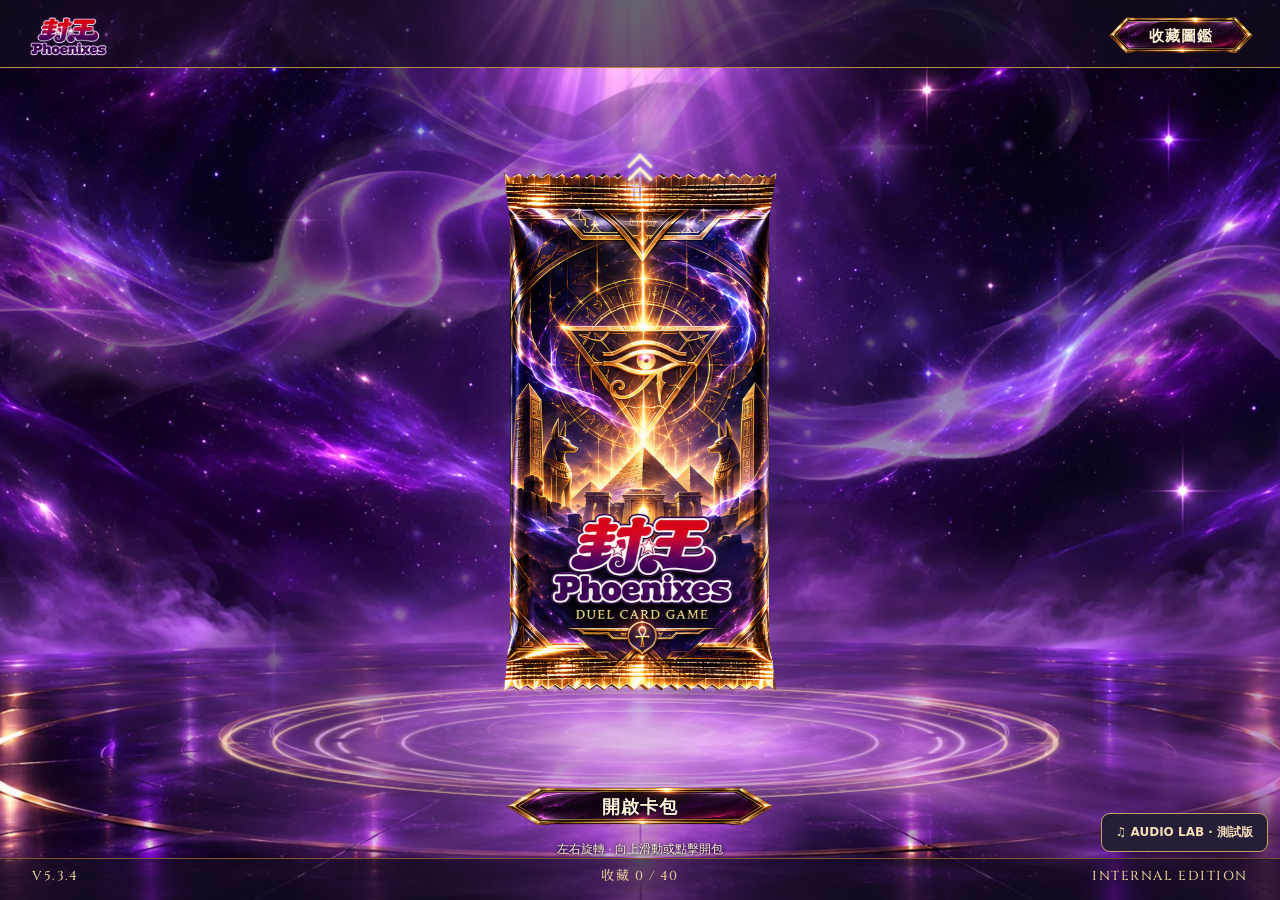
<file: audio-lab/index.html>
<!doctype html><html lang="zh-Hant"><meta charset="utf-8"><base href="../"><meta name="robots" content="noindex,nofollow"><meta name="viewport" content="width=device-width,initial-scale=1,viewport-fit=cover"><title>V5.4 Audio Lab — Draw! Duel Start.</title><script src="./audio-lab/lab.js"></script><meta name="description" content="一款以封王日常為靈感的非官方二創卡牌收藏遊戲。開啟卡包、揭曉未知卡牌，完成你的專屬收藏。"><link rel="icon" href="./assets/ui/phoenixes-logo.webp" type="image/webp"><link rel="icon" href="./assets/ui/phoenixes-favicon-v1.svg" type="image/svg+xml" sizes="any"><link rel="preload" as="image" href="./assets/pack-v39/pack-front.webp" fetchpriority="high"><link rel="preload" as="image" href="./assets/pack-v39/foil-mask.webp" fetchpriority="high" crossorigin="anonymous"><link rel="preload" as="image" href="./assets/vfx-purple/background.webp" fetchpriority="high"><link rel="preconnect" href="https://fonts.gstatic.com" crossorigin><link rel="stylesheet" href="https://fonts.googleapis.com/css2?family=Cinzel:wght@500&amp;family=Noto+Serif+TC:wght@500&amp;text=V5.3.4%200123456789%2FINTERNAL%20EDITION%E6%94%B6%E8%97%8F&amp;display=swap" media="print" onload="this.media='all'"><script>
document.documentElement.classList.add('intro-pending');
window.phoenixesIntroBoot=performance.now();
window.phoenixesIntroWatchdog=setTimeout(()=>{document.documentElement.classList.remove('intro-pending');const cover=document.getElementById('intro-cover');if(cover)cover.remove();const main=document.querySelector('main');if(main)main.inert=false;window.phoenixesIntroDone=true},8000);
</script><style>
*{box-sizing:border-box}body{margin:0;background:#080910;color:#e8e4ef;font:14px Arial,sans-serif}main{max-width:1100px;margin:auto}header,footer,nav{padding:18px;display:flex;gap:10px;align-items:center;flex-wrap:wrap}header b{font-size:22px;letter-spacing:5px}button{cursor:pointer;background:#21182f;color:#eee;border:1px solid #75668e;border-radius:5px;padding:12px}button:disabled{opacity:.4}#stage{height:min(650px,75vh);min-height:440px;position:relative;overflow:hidden;isolation:isolate;background:#080910}.world,.gold,.fog,.light,.dust,.fx,.scene,.hand{position:absolute;inset:0}.world{background:radial-gradient(ellipse at 50% 38%,#302343,#141320 45%,#080910 80%);transition:transform 1.2s}.gold{background:radial-gradient(ellipse at 50% 38%,#67471d,#251b13 45%,#080910 80%);opacity:0;transition:opacity .65s}.srworld .gold{opacity:1}.light{background:conic-gradient(from 151deg at 50% 0%,transparent,#d4c4ff27 16deg,#e9dfff35 29deg,transparent 58deg);animation:breathe 8s infinite}.srworld .light{background:conic-gradient(from 151deg at 50% 0%,transparent,#ffdf9455 25deg,transparent 58deg)}.fog{inset:auto -30% 15%;height:150px;background:radial-gradient(ellipse,#a58ec530,transparent 65%);animation:fog 18s infinite alternate}.floor{position:absolute;left:8%;right:8%;bottom:15%;height:90px;border:1px solid #b9a6df44;border-radius:50%;background:radial-gradient(ellipse,#a48be23b,transparent 70%);box-shadow:0 15px 35px #0009}.srworld .floor{background:radial-gradient(ellipse,#ffcd7066,transparent 70%)}.dust i,.motes i{position:absolute;border-radius:50%;background:#e3d3ff;width:var(--s);height:var(--s);animation:dust var(--t) linear infinite;animation-delay:var(--delay);pointer-events:none}.srworld .dust i,.motes i{background:#ffe4a0}.sweep:after{content:'';position:absolute;inset:0;background:linear-gradient(110deg,transparent 30%,#e5dcff55 48%,#fff6 50%,transparent 60%);animation:shine 5s infinite;pointer-events:none}.charge .world{transform:scale(1.07)}.hand{pointer-events:none;z-index:3;transition:opacity .65s}.srworld .hand{opacity:.12}.slot{position:absolute;left:50%;top:43%;width:var(--cw);height:calc(var(--cw)*1.48);transform:translate(calc(-50% + var(--x)),calc(-50% + var(--y))) rotate(var(--r));transform-origin:50% 90%;pointer-events:auto;cursor:pointer}.body,.inner,.face,.tilt{position:absolute;inset:0}.body{perspective:900px;transition:transform .22s}.slot:hover .body{transform:translateY(-9px)}.inner{transform-style:preserve-3d;transition:transform var(--flip,.55s) cubic-bezier(.2,.7,.2,1)}.open .inner{transform:rotateY(180deg)}.face{backface-visibility:hidden;border:1px solid #b8afc7;border-radius:5px;overflow:hidden;box-shadow:0 8px 18px #000b}.back{display:grid;place-content:center;text-align:center;background:radial-gradient(ellipse,#3b344c,#191824 48%,#090a10);font-size:36px}.back small{font-size:9px;letter-spacing:2px}.front{transform:rotateY(180deg);background:linear-gradient(135deg,#aaa2b7,#292735 16%,#393444 48%,#1e1d29 78%,#91879f);padding:5px;display:flex;flex-direction:column;text-align:center;gap:5px}.art{flex:1;display:grid;place-items:center;background:radial-gradient(ellipse,var(--art),#10111b 75%);font-size:65px}.name{font-size:12px;background:#13121b;padding:6px}.rank{font-size:10px}.sr.open .face{border-color:#ffe5a3;box-shadow:0 0 17px #efbd62aa}.label{position:absolute;bottom:-22px;width:100%;text-align:center}.scene{display:none;z-index:6;background:#07080e66;overflow:hidden}.scene.active{display:block}.scene.normal{background:#07080ecc}.hero{position:absolute;left:50%;top:48%;width:190px;height:282px;transform:translate(-50%,-50%);perspective:850px;z-index:3;touch-action:none;cursor:grab}.tilt{transform-style:preserve-3d;transition:transform .22s}.tilt.tracking{transition:none}.aura,.rays,.halo,.ribbon{position:absolute;left:50%;top:46%;transform:translate(-50%,-50%);pointer-events:none;opacity:0}.aura{width:500px;height:500px;background:radial-gradient(circle,#fff1ba55,#d89d3933 26%,transparent 70%)}.rays{width:650px;height:650px;background:repeating-conic-gradient(from 0deg,#ffdc8533 0deg,transparent 5deg,transparent 20deg);mask-image:radial-gradient(circle,black,transparent 70%)}.halo{width:365px;height:365px;border:2px dashed #f7d18a88;border-radius:50%;box-shadow:0 0 25px #ffcf7544,inset 0 0 20px #ffcf7544}.ribbon{width:440px;height:330px;border:2px solid transparent;border-top-color:#ffe6a3;border-bottom-color:#ffb83b88;border-radius:50%;box-shadow:0 -3px 12px #ffce6555}.ribbon.fore{z-index:4;width:380px;height:300px}.hold .aura{opacity:1;animation:pulse 3.5s infinite}.hold .rays{opacity:.8;animation:spin 48s linear infinite}.hold .halo{opacity:.85;animation:reverse 28s linear infinite}.hold .ribbon{opacity:.8;animation:spin 12s linear infinite}.hold .ribbon.fore{opacity:.55;animation:reverse 9s linear infinite}.motes{position:absolute;inset:0;pointer-events:none;display:none}.hold .motes{display:block}.title{position:absolute;top:15px;width:100%;text-align:center;font-size:48px;font-weight:900;letter-spacing:10px;color:#ffdf91;text-shadow:0 3px #a06c28,0 0 25px #f2bd69;opacity:0;pointer-events:none;z-index:5}.title small{display:block;font-size:10px;letter-spacing:6px}.hold .title{opacity:1}.message{position:absolute;bottom:20px;width:100%;text-align:center;pointer-events:none;z-index:5;font-size:11px}.normal .aura,.normal .rays,.normal .halo,.normal .ribbon,.normal .title,.normal .motes{display:none}.spectrum,.metal{position:absolute;inset:-70%;background:repeating-linear-gradient(112deg,transparent 0%,#ffb95322 4%,#fff0ba99 8%,#7fe7ff88 12%,#bb9cff66 16%,transparent 21%);transform:translate(var(--fx,0px),var(--fy,0px)) rotate(var(--fr,0deg));mix-blend-mode:screen;opacity:var(--fo,.38);pointer-events:none}.metal{background:linear-gradient(120deg,transparent 38%,#e7e4ff33 47%,#fff7ee77 50%,transparent 59%)}.crystal{position:absolute;inset:0;background:repeating-conic-gradient(from 20deg,#fff5 0deg 12deg,transparent 12deg 65deg,#9cd8ff33 65deg 80deg,transparent 80deg 120deg);background-size:13px 17px;mix-blend-mode:screen;opacity:.22;pointer-events:none}.sweep{position:absolute;inset:0;pointer-events:none}.fx{z-index:7;pointer-events:none}.spark{position:absolute;left:50%;top:43%;width:2px;height:2px;transform:rotate(var(--a))}.spark i{display:block;width:10px;height:2px;background:var(--c);box-shadow:0 0 4px var(--c);animation:out .8s both}.spark.in i{animation:in .7s both}.flash{position:absolute;inset:0;opacity:0}.wave{position:absolute;left:50%;top:46%;width:100px;height:100px;margin:-50px;border:2px solid #e3d4ff;border-radius:50%;opacity:0}.actions{position:absolute;bottom:20px;width:100%;text-align:center;z-index:4}.actions button{min-width:190px;background:linear-gradient(135deg,#d9cbe9,#8b79b1);color:#181321;font-weight:bold;letter-spacing:3px}.hint{margin-top:9px;font-size:11px;color:#b1a5c3}.chapter{position:absolute;top:18px;width:100%;text-align:center;letter-spacing:5px;font-size:10px}.flat .fog,.flat .dust,.flat .light{display:none}[data-level="1"] .dust i:nth-child(n+7),[data-level="2"] .dust i:nth-child(n+4),[data-level="2"] .motes i:nth-child(n+5),[data-level="2"] .ribbon.fore,[data-level="2"] .crystal{display:none}[data-level="2"] .fog,[data-level="2"] .light,[data-level="2"] .hold .rays,[data-level="2"] .hold .halo,[data-level="2"] .hold .ribbon{animation:none}.collection{position:absolute;inset:0;background:#101019fa;z-index:5;padding:16px;overflow:auto;display:none}.grid{display:grid;grid-template-columns:repeat(auto-fill,minmax(75px,1fr));gap:8px}.tile{aspect-ratio:.72}.hidden{visibility:hidden}.paused *{animation-play-state:paused!important}@keyframes breathe{50%{opacity:.45}}@keyframes fog{from{transform:translateX(-8%)}to{transform:translateX(8%)}}@keyframes dust{0%{transform:translateY(40px);opacity:0}25%,70%{opacity:.65}100%{transform:translate(25px,-90px);opacity:0}}@keyframes shine{0%,40%{transform:translateX(-120%)}75%,100%{transform:translateX(120%)}}@keyframes spin{to{transform:translate(-50%,-50%) rotate(360deg)}}@keyframes reverse{to{transform:translate(-50%,-50%) rotate(-360deg)}}@keyframes pulse{50%{opacity:.65;transform:translate(-50%,-50%) scale(.94)}}@keyframes out{0%{opacity:1}100%{transform:translateX(var(--d)) scale(.1);opacity:0}}@keyframes in{0%{transform:translateX(var(--d));opacity:0}30%{opacity:1}100%{opacity:0}}@media(max-width:480px){.hero{width:155px;height:232px}.title{font-size:35px}.name{font-size:8px}.art{font-size:35px}}
.face.front:has(.real-card){padding:0;display:block;background:#14121c}.real-card{position:absolute;inset:0;width:100%;height:100%;object-fit:contain;pointer-events:none;user-select:none}.tile .thumb{width:100%;height:100%;object-fit:contain;display:block}.tile:has(.thumb){padding:0;overflow:hidden}/* Production card presentation */ main{max-width:1400px}#stage{height:min(780px,82vh);min-height:440px}.face:has(.real-card),.sr.open .face:has(.real-card){border:0;border-radius:0;background:transparent;box-shadow:none;padding:0}.real-card{object-fit:contain}.hero{width:min(300px,64vw,calc((min(780px,82vh) - 155px)/1.48));height:auto;aspect-ratio:1/1.48}.hero.sr .real-card,.slot.sr.open .front .real-card{filter:drop-shadow(0 0 8px #efbd6266)}.grid{grid-template-columns:repeat(auto-fill,minmax(115px,1fr));gap:12px;margin-top:12px}.tile:has(.thumb){border:0;background:transparent;border-radius:0}.tile .thumb{object-fit:contain}main>nav,#status{display:none!important}@media(max-width:480px){.hero{width:min(220px,62vw,calc((max(440px,82vh) - 155px)/1.48))}.grid{grid-template-columns:repeat(auto-fill,minmax(82px,1fr));gap:8px}} /* Clear artwork and isolated reveal layout */ .crystal{display:none!important}.spectrum,.metal{opacity:0;transition:opacity .18s;mix-blend-mode:screen}.tilt.tracking .spectrum{opacity:calc(var(--fo,.38)*.30)}.tilt.tracking .metal{opacity:.13}.sweep:after{opacity:.20}.hero.sr .real-card,.slot.sr.open .front .real-card{filter:none}.hero{top:51%;width:min(300px,64vw,calc((max(440px,min(780px,82vh)) - 185px)/1.48))}.title{top:10px;font-size:clamp(28px,5vh,44px);line-height:1.05}.title small{margin-top:5px}.message{bottom:14px}.stage-unused{display:none}#stage:has(.scene.active) .actions,#stage:has(.scene.active) .chapter{visibility:hidden}.ribbon.fore{z-index:2}@media(max-width:480px){.hero{width:min(220px,62vw,calc((max(440px,min(780px,82vh)) - 145px)/1.48))}.title{font-size:30px}}/* V3.3 atmosphere and performance: composited static layers */ .atmos-depth,.atmos-foreground{position:absolute;inset:0;pointer-events:none}.atmos-depth{background:radial-gradient(ellipse at 50% 76%,#a38ad42a,transparent 44%),linear-gradient(108deg,transparent 19%,#b5a0ed0c 30%,transparent 43%),linear-gradient(252deg,transparent 19%,#b5a0ed0c 30%,transparent 43%),radial-gradient(ellipse at 50% 42%,transparent 36%,#03040a99 100%)}.atmos-foreground{background:radial-gradient(circle at 8% 68%,#d9c9ff25 0,transparent 1.6%),radial-gradient(circle at 91% 25%,#bca2ff25 0,transparent 1.2%),radial-gradient(circle at 82% 84%,#d9c9ff20 0,transparent 2%),radial-gradient(circle at 16% 17%,#d9c9ff22 0,transparent 1%);animation:ambientDrift 14s ease-in-out infinite alternate}.srworld .atmos-depth{background:radial-gradient(ellipse at 50% 76%,#ffc85b30,transparent 48%),linear-gradient(108deg,transparent 19%,#ffd47b15 30%,transparent 43%),linear-gradient(252deg,transparent 19%,#ffd47b15 30%,transparent 43%),radial-gradient(ellipse at 50% 42%,transparent 36%,#03040a99 100%)}@keyframes ambientDrift{from{transform:translate3d(-5px,3px,0);opacity:.45}to{transform:translate3d(6px,-5px,0);opacity:.85}}.charge .fog,.charge .dust i,.charge .atmos-foreground,.charge .light,.tear .fog,.tear .dust i,.srworld .fog,.srworld .dust i,.srworld .atmos-foreground,.srworld .light{animation-play-state:paused}.spark i{box-shadow:none}.slot.sr-revealed .body:before{content:'';position:absolute;inset:-12%;background:radial-gradient(ellipse,#ffcc6944 20%,#ffca6328 52%,transparent 74%);pointer-events:none;animation:srAmbient 3s ease-in-out infinite}.slot.sr-revealed .body:after{content:'';position:absolute;inset:-3px;border:1px solid #ffda86aa;border-radius:4px;box-shadow:0 0 12px #ffc45b66;pointer-events:none;animation:srAmbient 3s ease-in-out infinite}.slot.sr-revealed .label{color:#ffe0a0;font-weight:900;letter-spacing:2px;text-shadow:0 0 8px #e9a43b}.slot.sr-revealed .label:before,.slot.sr-revealed .label:after{content:'✦';font-size:9px;margin:0 6px;display:inline-block;animation:srAmbient 2.4s ease-in-out infinite}.slot.sr-revealed .label:after{animation-delay:-1.2s}@keyframes srAmbient{0%,100%{opacity:.48}50%{opacity:1}}[data-level="1"] .atmos-foreground,[data-level="2"] .atmos-foreground,[data-level="2"] .slot.sr-revealed .body:before,[data-level="2"] .slot.sr-revealed .body:after,[data-level="2"] .slot.sr-revealed .label:before,[data-level="2"] .slot.sr-revealed .label:after{animation:none}[data-level="2"] .atmos-foreground{display:none}.flat .atmos-depth,.flat .atmos-foreground{display:none}/* V3.4: borderless rare aura, foreground depth and reading zoom */ .slot.sr-revealed .body:after{border:0;box-shadow:none;inset:-16%;background:radial-gradient(ellipse at 18% 30%,#ffe3a4aa 0,transparent 1.5%),radial-gradient(ellipse at 85% 15%,#ffe3a4bb 0,transparent 1.3%),radial-gradient(ellipse at 92% 72%,#ffe3a4aa 0,transparent 1.5%),radial-gradient(ellipse at 10% 84%,#ffe3a4bb 0,transparent 1.2%);animation:rareDrift 4s ease-in-out infinite}.slot.sr-revealed .body:before{inset:-23%;background:radial-gradient(ellipse,#ffcf704d 25%,#ffc35b35 48%,transparent 72%)}@keyframes rareDrift{0%,100%{transform:translateY(5px);opacity:.45}50%{transform:translateY(-9px);opacity:1}}.atmos-foreground{z-index:2;background:radial-gradient(circle at 8% 68%,#d9c9ff65 0,transparent 2.2%),radial-gradient(circle at 91% 25%,#bca2ff65 0,transparent 1.8%),radial-gradient(circle at 82% 84%,#d9c9ff55 0,transparent 2.7%),radial-gradient(circle at 16% 17%,#d9c9ff55 0,transparent 1.6%),radial-gradient(circle at 74% 12%,#c4adff45 0,transparent 1.2%)}.scene.reading{position:fixed;inset:0;z-index:1000;background:#080910e8}.scene.reading .hero{top:50%;width:min(88vw,calc((100dvh - 115px)/1.48),580px);height:auto}.scene.reading.normal .hero{width:min(92vw,calc((100dvh - 75px)/1.48),620px)}.scene.reading .title{top:8px;font-size:clamp(22px,4vh,36px)}.scene.reading .message{bottom:max(10px,env(safe-area-inset-bottom));font-size:12px}.scene.zoomed .hero{transform:translate(-50%,-50%) translate(var(--panx,0px),var(--pany,0px)) scale(var(--zoom,1));z-index:8}.scene.zoomed .spectrum,.scene.zoomed .sweep,.scene.zoomed .metal,.scene.zoomed .ribbon,.scene.zoomed .motes,.scene.zoomed .rays,.scene.zoomed .halo{visibility:hidden;animation-play-state:paused}.scene.zoomed .title{visibility:hidden}.scene.zoomed .message{z-index:10;pointer-events:none}.scene.reading .hero .real-card{image-rendering:auto}[data-level="2"] .slot.sr-revealed .body:after{animation:none;opacity:.5}/* Modal input isolation */ #stage:has(.scene.active) .slot,#stage:has(.scene.active) .grid,#stage:has(.scene.active) .actions{pointer-events:none!important}#stage .scene.active{pointer-events:auto!important;touch-action:none;isolation:isolate;z-index:1000}#stage .scene.active .hero{pointer-events:auto;touch-action:none}#stage .scene.active .hero img{pointer-events:none;-webkit-user-drag:none;user-select:none}/* V3.5 lightweight environmental choreography */ .ground-mist,.env-beams,.env-pulse,.near-field{position:absolute;pointer-events:none}.ground-mist{left:-12%;right:-12%;bottom:12%;height:23%;background:radial-gradient(ellipse at 30% 65%,#b4a0e32c,transparent 52%),radial-gradient(ellipse at 72% 55%,#8874bf32,transparent 54%);animation:mist35 22s ease-in-out infinite alternate}.env-beams{inset:0;background:conic-gradient(from 155deg at 38% 0%,transparent 0deg,#b7a1ff15 10deg,transparent 24deg),conic-gradient(from 178deg at 65% 0%,transparent 0deg,#d6c4ff12 9deg,transparent 23deg);opacity:.65;transition:opacity .45s,transform .9s}.env-pulse{left:8%;right:8%;bottom:15%;height:16%;border-radius:50%;background:radial-gradient(ellipse,#d8c8ff55 0%,#a88aff28 42%,transparent 72%);opacity:0}.near-field{inset:0;z-index:3;background:radial-gradient(circle at 5% 43%,#d5c3ff45 0,transparent 2.2%),radial-gradient(circle at 94% 76%,#b7a1ff55 0,transparent 2.8%),radial-gradient(circle at 18% 91%,#c5b3ff40 0,transparent 2%),radial-gradient(circle at 88% 12%,#e2d5ff35 0,transparent 1.8%);animation:near35 17s ease-in-out infinite alternate}.charge .env-beams{opacity:1;transform:scaleX(.65)}.charge .ground-mist,.charge .near-field,.tear .ground-mist,.tear .near-field,.srworld .ground-mist,.srworld .near-field{animation-play-state:paused}.tear .env-pulse{animation:pulse35 .85s ease-out both}.arriving .env-pulse{animation:pulse35 .85s ease-out both}.srworld .env-beams{background:conic-gradient(from 155deg at 38% 0%,transparent 0deg,#ffd68a28 10deg,transparent 24deg),conic-gradient(from 178deg at 65% 0%,transparent 0deg,#ffe4a522 9deg,transparent 23deg);opacity:1}.srworld .ground-mist{background:radial-gradient(ellipse at 50% 60%,#ffca633b,transparent 68%)}.srworld .near-field{opacity:.25}.floor{border-color:transparent;box-shadow:none}.flat .ground-mist,.flat .env-beams,.flat .env-pulse,.flat .near-field{display:none}[data-level="1"] .near-field,[data-level="2"] .ground-mist{animation:none}[data-level="2"] .near-field{display:none}@keyframes mist35{from{transform:translate3d(-3%,0,0);opacity:.55}to{transform:translate3d(3%,-5%,0);opacity:.85}}@keyframes near35{from{transform:translate3d(-5px,5px,0);opacity:.55}to{transform:translate3d(5px,-7px,0);opacity:.9}}@keyframes pulse35{0%{transform:scale(.55);opacity:0}22%{opacity:.9}100%{transform:scale(1.15);opacity:0}}@media(prefers-reduced-motion:reduce){.ground-mist,.near-field{animation:none}.env-beams{transition:none}}/* V3.5.1 preview input and full-size SR */ #stage .scene.active .hero,#stage .scene.active .hero *{user-select:none;-webkit-user-select:none;-webkit-user-drag:none;touch-action:none}#stage .scene.active .hero img{pointer-events:none!important}#stage .scene.active .hero .inner,#stage .scene.active .hero .face,#stage .scene.active .hero .tilt{pointer-events:none}#stage .scene.active .hero{cursor:grab}#stage .scene.active .hero:active{cursor:grabbing}.scene.reading .hero{width:min(88vw,calc((100dvh - 115px)/1.48),580px)} /* Full viewport atmosphere and larger pack */ body{min-height:100dvh;background:radial-gradient(ellipse at 50% 40%,#302343,#141320 48%,#080910 85%);background-attachment:fixed}main{max-width:none;width:100%;min-height:100dvh}#stage{min-height:max(440px,calc(100dvh - 100px));height:auto}header,footer{padding-inline:clamp(8px,2vw,28px)}.floor{left:max(8%,calc(50% - 580px));right:max(8%,calc(50% - 580px))}@media(max-width:600px){#stage{min-height:max(440px,calc(100dvh - 100px))}}/* V3.6.1: transparent card faces, prebuilt deal, composited atmosphere */ header{display:flex;align-items:center;gap:clamp(6px,1vw,16px)}header #book{margin-left:auto;flex-shrink:0}.slot .face.front:has(.real-card),.hero .face.front:has(.real-card){background:transparent!important;border:0!important;box-shadow:none!important}.near-field{background:radial-gradient(circle at 5% 43%,#e6d8ff88 0,transparent 1.5%),radial-gradient(circle at 94% 76%,#c5adff77 0,transparent 2%),radial-gradient(circle at 18% 91%,#c5b3ff66 0,transparent 1.6%),radial-gradient(circle at 88% 12%,#e2d5ff66 0,transparent 1.3%)}.atmos-foreground{background:radial-gradient(circle at 8% 68%,#d9c9ffbb 0 1px,transparent 3px),radial-gradient(circle at 91% 25%,#bca2ffaa 0 1px,transparent 3px),radial-gradient(circle at 82% 84%,#d9c9ffbb 0 1px,transparent 4px),radial-gradient(circle at 16% 17%,#d9c9ffaa 0 1px,transparent 3px),radial-gradient(circle at 74% 12%,#c4adffaa 0 1px,transparent 3px),radial-gradient(circle at 24% 76%,#c4adff99 0 1px,transparent 3px)}.ground-mist{background:radial-gradient(ellipse at 30% 65%,#b4a0e33a,transparent 52%),radial-gradient(ellipse at 72% 55%,#8874bf40,transparent 54%)}.charge .atmos-foreground,.tear .atmos-foreground,.tear .near-field,.tear .fog,.tear .dust i{animation-play-state:paused}.tear .env-beams{transition:none;opacity:.65}.charge .env-beams{will-change:transform,opacity}@media(max-width:480px){header{flex-wrap:wrap}header #book{margin-left:auto}}/* V3.6.1: isolate decorative motion during critical opening */ .charge .ground-mist,.charge .near-field,.charge .atmos-foreground,.tear .ground-mist,.tear .near-field,.tear .atmos-foreground{animation-play-state:paused} /* V3.7 texture-based atmosphere; gameplay timeline unchanged */
.world{background:#10091e url('./assets/vfx-purple/background.webp') center center/cover no-repeat}
.purple-vfx{position:absolute;inset:0;overflow:hidden;pointer-events:none}
.purple-vfx>div{position:absolute;pointer-events:none;background-repeat:no-repeat;background-position:center;background-size:contain}
.pv-flow{width:76%;height:58%;opacity:.48;animation:pvDrift 19s ease-in-out infinite alternate}
.pv-a{background-image:url('./assets/vfx-purple/flow-a.webp');left:-27%;top:3%;--dx:12%;--dy:9%;--rot:12deg}
.pv-b{background-image:url('./assets/vfx-purple/flow-b.webp');right:-26%;top:12%;--dx:-15%;--dy:-8%;--rot:-12deg;animation-duration:24s;animation-delay:-9s}
.pv-c{background-image:url('./assets/vfx-purple/flow-c.webp');left:12%;top:39%;width:76%;height:38%;opacity:.24;--dx:9%;--dy:-12%;--rot:5deg;animation-duration:28s;animation-delay:-15s}
.pv-mist{background-image:url('./assets/vfx-purple/mist.webp');left:-15%;bottom:4%;width:130%;height:38%;opacity:.27;animation:pvMist 26s ease-in-out infinite alternate}
.pv-stars{background-image:url('./assets/vfx-purple/particles.webp');left:0;top:0;width:100%;height:100%;background-size:cover!important;opacity:.30;animation:pvStars 22s ease-in-out infinite alternate}
.pv-flare{background-image:url('./assets/vfx-purple/flare.webp');left:35%;bottom:5%;width:30%;height:32%;opacity:.32;animation:pvGlow 8s ease-in-out infinite alternate}
@keyframes pvDrift{from{transform:translate3d(0,0,0) rotate(-5deg)}to{transform:translate3d(var(--dx),var(--dy),0) rotate(var(--rot))}}
@keyframes pvMist{to{transform:translate3d(9%,-5%,0)}}
@keyframes pvStars{to{transform:translate3d(2%,-3%,0) scale(1.04);opacity:.45}}
@keyframes pvGlow{to{transform:scale(1.12);opacity:.52}}
#stage:not(.srworld) .world>.light,#stage:not(.srworld) .world>.floor,#stage:not(.srworld) .world>.fog,#stage:not(.srworld) .world>.dust,#stage:not(.srworld) .world>.atmos-depth,#stage:not(.srworld) .world>.atmos-foreground,#stage:not(.srworld) .world>.ground-mist,#stage:not(.srworld) .world>.env-beams,#stage:not(.srworld) .world>.env-pulse,#stage:not(.srworld)>.near-field{visibility:hidden}
.charge .purple-vfx>div,.tear .purple-vfx>div,.paused .purple-vfx>div,.srworld .purple-vfx>div{animation-play-state:paused}
.srworld .purple-vfx,.flat .purple-vfx{visibility:hidden}
[data-level="1"] .pv-c,[data-level="1"] .pv-stars,[data-level="2"] .pv-c,[data-level="2"] .pv-stars,[data-level="2"] .pv-b{display:none}
[data-level="2"] .purple-vfx>div{animation:none}
@media(prefers-reduced-motion:reduce){.purple-vfx>div{animation:none}}
/* V3.7.1 continuous texture choreography */
.pv-flow{animation:pvOrbit 22s linear infinite;--sx:1;--sy:1}
.pv-a{--dx:13%;--dy:8%;--rot:7deg;--sx:1.08;--sy:.94}
.pv-b{--dx:-13%;--dy:-8%;--rot:-7deg;--sx:.95;--sy:1.08;animation-duration:27s;animation-delay:-11s}
.pv-c{--dx:8%;--dy:-7%;--rot:4deg;--sx:1.05;--sy:.96;animation-duration:31s;animation-delay:-17s}
@keyframes pvOrbit{0%,100%{transform:translate3d(0,0,0) rotate(0) scale(1);opacity:.36}25%{transform:translate3d(var(--dx),0,0) rotate(var(--rot)) scale(var(--sx),var(--sy));opacity:.48}50%{transform:translate3d(var(--dx),var(--dy),0) rotate(0) scale(1.04,1);opacity:.42}75%{transform:translate3d(0,var(--dy),0) rotate(calc(var(--rot) * -1)) scale(var(--sy),var(--sx));opacity:.30}}
.pv-mist{left:-30%;width:160%;height:43%;bottom:1%;background-size:100% 100%;opacity:.48;animation:pvMistLoop 20s linear infinite}
.pv-mist-near{left:-25%;width:150%;height:30%;bottom:-5%;opacity:.32;animation:pvMistNear 25s linear infinite;animation-delay:-8s}
@keyframes pvMistLoop{0%,100%{transform:translate3d(-9%,0,0) scale(1);opacity:.38}25%{transform:translate3d(0,-3%,0) scale(1.04);opacity:.53}50%{transform:translate3d(9%,0,0) scale(1.08);opacity:.46}75%{transform:translate3d(0,3%,0) scale(1.04);opacity:.42}}
@keyframes pvMistNear{0%,100%{transform:translate3d(10%,0,0) scale(1);opacity:.28}25%{transform:translate3d(0,3%,0) scale(1.05);opacity:.38}50%{transform:translate3d(-10%,0,0) scale(1.08);opacity:.32}75%{transform:translate3d(0,-3%,0) scale(1.05);opacity:.25}}
.pv-stars{animation:pvStarLoop 29s linear infinite}
@keyframes pvStarLoop{0%,100%{transform:translate3d(0,0,0);opacity:.30}25%{transform:translate3d(2%,-2%,0);opacity:.42}50%{transform:translate3d(0,-4%,0);opacity:.34}75%{transform:translate3d(-2%,-2%,0);opacity:.25}}
[data-level="1"] .pv-mist-near,[data-level="2"] .pv-mist-near{display:none}
[data-level="2"] .pv-a{animation:pvOrbit 30s linear infinite}
[data-level="2"] .pv-mist:not(.pv-mist-near){animation:pvMistLoop 30s linear infinite}
[data-level="2"] .pv-flare{animation:none}
.charge .purple-vfx>div,.tear .purple-vfx>div,.paused .purple-vfx>div,.srworld .purple-vfx>div{animation-play-state:paused!important}
@media(prefers-reduced-motion:reduce){.purple-vfx>div{animation:none!important}}
/* V3.7.2 */
.pv-flow canvas{width:100%;height:100%;display:none;object-fit:contain}.pv-flow.gl-ready canvas{display:block}
.pv-flow.gl-ready{background-image:none}
.pv-mist{left:0;width:145%;height:48%;bottom:-2%;animation:pvCross 32s linear infinite;opacity:.48}
.pv-mist-near{left:0;width:145%;height:39%;bottom:-7%;animation:pvCross 32s -16s linear infinite;opacity:.40}
@keyframes pvCross{0%{transform:translate3d(-101%,0,0)}100%{transform:translate3d(70%,0,0)}}
[data-level="1"] .pv-mist-near,[data-level="2"] .pv-mist-near{display:block}
[data-level="2"] .pv-mist:not(.pv-mist-near){animation:pvCross 40s linear infinite}
[data-level="2"] .pv-mist-near{animation:pvCross 40s -20s linear infinite}
@media(prefers-reduced-motion:reduce){.purple-vfx>div{animation:none!important}}
/* V3.7.3 spatial orbit and slow fog */
.pv-flow{left:50%;right:auto;top:45%;width:76%;height:58%;animation:pvSpatial 42s linear infinite}
.pv-b{animation-delay:-14s}.pv-c{animation-delay:-28s;width:66%;height:48%}
@keyframes pvSpatial{0%,100%{transform:translate3d(-105%,-55%,0) rotate(-18deg) scale(.92,.78);opacity:.43}12.5%{transform:translate3d(-90%,-85%,0) rotate(-9deg) scale(.82,.68);opacity:.28}25%{transform:translate3d(-50%,-100%,0) rotate(0deg) scale(.72,.62);opacity:.22}37.5%{transform:translate3d(-10%,-85%,0) rotate(9deg) scale(.82,.68);opacity:.28}50%{transform:translate3d(5%,-55%,0) rotate(18deg) scale(.92,.78);opacity:.43}62.5%{transform:translate3d(-10%,-25%,0) rotate(9deg) scale(1.08,.94);opacity:.49}75%{transform:translate3d(-50%,-10%,0) rotate(0deg) scale(1.16,1);opacity:.42}87.5%{transform:translate3d(-90%,-25%,0) rotate(-9deg) scale(1.08,.94);opacity:.49}}
.pv-mist{width:190%;height:51%;animation:pvCrossSlow 70s linear infinite}
.pv-mist-near{height:43%;animation:pvCrossSlow 70s -35s linear infinite}
@keyframes pvCrossSlow{0%{transform:translate3d(-101%,0,0) scaleY(.92)}25%{transform:translate3d(-62%,0,0) scaleY(1.12)}50%{transform:translate3d(-24%,0,0) scaleY(.95)}75%{transform:translate3d(15%,0,0) scaleY(1.1)}100%{transform:translate3d(54%,0,0) scaleY(.92)}}
.pv-mist canvas{width:100%;height:100%;display:none}.pv-mist.gl-ready canvas{display:block}.pv-mist.gl-ready{background-image:none}
[data-level="2"] .pv-a{animation:pvSpatial 54s linear infinite}
[data-level="2"] .pv-mist:not(.pv-mist-near){animation:pvCrossSlow 80s linear infinite}
[data-level="2"] .pv-mist-near{animation:pvCrossSlow 80s -40s linear infinite}
@media(prefers-reduced-motion:reduce){.purple-vfx>div{animation:none!important}}
/* V3.7.5 continuous composited motion during opening */
.charge .purple-vfx>div,.tear .purple-vfx>div{animation-play-state:running!important}
.paused .purple-vfx>div,.srworld .purple-vfx>div{animation-play-state:paused!important}
/* V3.7.4 aurora motion only */
.pv-flow{width:76%;height:58%;animation:pvAurora 49s ease-in-out infinite}
.pv-a{left:-23%;top:0;--ax:15%;--ay:8%;--ar:8deg}
.pv-b{left:auto;right:-23%;top:9%;--ax:-15%;--ay:-7%;--ar:-9deg;animation-duration:57s;animation-delay:-19s}
.pv-c{left:20%;top:-18%;width:66%;height:48%;--ax:9%;--ay:12%;--ar:5deg;animation-duration:63s;animation-delay:-32s}
@keyframes pvAurora{0%,100%{transform:translate3d(0,0,0) rotate(-3deg) scale(1);opacity:.39}28%{transform:translate3d(var(--ax),var(--ay),0) rotate(var(--ar)) scale(1.06,.96);opacity:.44}57%{transform:translate3d(calc(var(--ax)*.35),calc(var(--ay)*-1),0) rotate(2deg) scale(.98,1.04);opacity:.36}79%{transform:translate3d(calc(var(--ax)*-.25),calc(var(--ay)*.4),0) rotate(-5deg) scale(1.02,1);opacity:.41}}
[data-level="2"] .pv-a{animation:pvAurora 60s ease-in-out infinite}
@media(prefers-reduced-motion:reduce){.pv-flow{animation:none!important}}
/* V3.11.18 reversible swipe opening */
#stage{--pack-width:min(272px,34vw,calc((100dvh - 230px)/2.05));--pack-height:calc(var(--pack-width) * 856 / 450)}
@media(max-width:600px){#stage{--pack-width:min(176px,43vw,calc((100dvh - 180px)/1.6))}}
.zone,.pack-rear{position:absolute;left:50%;top:43%;width:var(--pack-width);height:var(--pack-height);transform:translate(-50%,-50%)}
.zone{z-index:4;perspective:850px;pointer-events:none}
.pack-rear{z-index:2;pointer-events:none}
.pack{position:absolute;inset:0;cursor:grab;touch-action:none;pointer-events:auto;transform-style:preserve-3d;outline:none;user-select:none;-webkit-user-drag:none}
.pack:active{cursor:grabbing}.pack:focus-visible{filter:drop-shadow(0 0 8px #ffe5a1) drop-shadow(0 0 15px #7940ce)}
.zone.spent,.pack-rear.spent{opacity:0}
.zone.spent .pack,.pack-opening .pack,.pack-opening .slot{pointer-events:none}
.pack-opening .slot .body{transform:none}
.pack-turn,.pack-front,.pack-back,.pack-pocket,.pack-piece,.pack-light-origin{position:absolute;inset:0}
.pack-light-origin::after{content:'';position:absolute;left:7%;right:7%;top:5.2%;height:13%;border-radius:50%;background:radial-gradient(ellipse,#fff 0,#fff1c9 18%,#ffc86dba 39%,#a45cff66 61%,transparent 78%);filter:blur(.7px);transform:scale(.58,.22);transform-origin:50% 66%;pointer-events:none}
.pack-turn{transform-style:preserve-3d;transform:rotateY(var(--pack-angle,0deg));transition:transform .55s cubic-bezier(.2,.75,.2,1)}
.pack-turn.dragging{transition:none}
.pack-front,.pack-back{backface-visibility:hidden;-webkit-backface-visibility:hidden;background:center/100% 100% no-repeat}
.pack-front{transform:translateZ(1px);background-image:url('./assets/pack-v39/pack-front.webp')}
.pack-back{transform:rotateY(180deg) translateZ(1px);background-image:url('./assets/pack-v39/pack-back.webp')}
.pack-front::after,.pack-back::after{
  content:'';position:absolute;inset:0;pointer-events:none;opacity:.49;
  background:linear-gradient(108deg,transparent 34%,#ffda9224 47%,#fff4d090 51%,transparent 65%);
  background-size:250% 100%;background-position:var(--foil-pos,50%) 0;
  mask-size:100% 100%;
}
.pack-front::after{mask-image:url('./assets/pack-v39/foil-mask.webp');mask-mode:luminance}
.pack-back::after{mask-image:url('./assets/pack-v39/pack-back.webp')}
.swipe-cue{position:absolute;left:50%;top:-54px;width:56px;height:54px;transform:translateX(-50%);pointer-events:none;transition:opacity .24s ease;filter:drop-shadow(0 0 7px #7c42d9aa)}
.swipe-cue::before,.swipe-cue::after{content:'';position:absolute;left:50%;bottom:0;width:2px;height:34px;border-radius:50%;background:linear-gradient(0deg,transparent,#8e4ce8aa 38%,#fff2c4);transform:translateX(-50%);animation:cueThread 1.7s ease-out infinite}
.swipe-cue::after{left:39%;height:27px;animation-delay:.55s;opacity:.7}
.swipe-cue i{position:absolute;left:50%;display:block;width:18px;height:18px;border-top:3px solid #fff3c5;border-left:3px solid #fff3c5;transform:translateX(-50%) rotate(45deg);filter:drop-shadow(0 0 2px #fff) drop-shadow(0 0 5px #7d3dde);animation:cueLift 1.7s ease-out infinite}
.swipe-cue i:first-child{top:6px}.swipe-cue i:last-child{top:19px;animation-delay:.14s}
@keyframes cueLift{0%{opacity:0;translate:0 8px}34%{opacity:1}100%{opacity:0;translate:0 -10px}}
@keyframes cueThread{0%{opacity:0;transform:translate(-50%,10px) scaleY(.3)}35%{opacity:.9}100%{opacity:0;transform:translate(-50%,-13px) scaleY(1)}}
.pack-opening .swipe-cue,.arriving .swipe-cue,.gesture-active .swipe-cue{opacity:0}
.chapter{display:none}
.pack-pocket,.pack-piece,.pack-light-origin,.pack-band{opacity:0;pointer-events:none}
.pack-pocket{background:url('./assets/pack-v39/pack-open-body.webp') center/100% 100% no-repeat}
.pack-piece{background:center/100% 100% no-repeat}
.pack-piece.left{background-image:url('./assets/pack-v39/tear-left.webp');transform-origin:25% 9%;--preview-x:-18%;--preview-angle:-7deg;--tear-x:-37%;--tear-angle:-33deg}
.pack-piece.right{background-image:url('./assets/pack-v39/tear-right.webp');transform-origin:75% 9%;--preview-x:18%;--preview-angle:8deg;--tear-x:41%;--tear-angle:38deg}
.pack-lining,.pack-plume,.pack-energy{position:absolute;pointer-events:none}
.pack-lining{
  inset:8.5% 11% auto;height:9%;
  background:linear-gradient(180deg,#9a6c3359,#170d24d6),url('./assets/pack-v39/inner-foil.webp') center/100% 100%;
  clip-path:polygon(0 38%,13% 27%,32% 19%,57% 15%,80% 20%,100% 39%,95% 100%,5% 100%);
}
.pack-plume{
  left:50%;bottom:82%;width:220%;height:59%;transform-origin:50% 91%;
  background:
    radial-gradient(ellipse 24% 8% at 50% 91%,#fff6dc,#ffd18b9c 45%,transparent 100%),
    radial-gradient(ellipse 38% 27% at 50% 72%,#ffeab5af,#f2a64553 55%,transparent 100%),
    radial-gradient(ellipse 21% 39% at 50% 52%,#fff2cb7d,#ffcc8443 56%,transparent 100%),
    radial-gradient(ellipse 25% 32% at 35% 60%,#ffdb9b49,transparent 100%),
    radial-gradient(ellipse 25% 32% at 65% 60%,#ffe3a849,transparent 100%);
}
.pack-energy{left:-74%;bottom:82%;width:248%;height:88%;opacity:0;transform-origin:50% 100%}
.pack-energy canvas{width:100%;height:100%;display:block}
.drag-preview .pack-turn,.drag-preview .pack-pocket,.drag-preview .pack-light-origin,.drag-preview .pack-piece{translate:0 calc(var(--pack-height) * .12 * var(--open-progress))}
.drag-preview .pack-turn{opacity:calc(1 - var(--open-progress));clip-path:inset(calc(var(--open-progress) * 7.5%) 0 0)}
.drag-preview .pack-pocket,.drag-preview .pack-piece,.drag-preview .pack-light-origin{opacity:var(--open-progress)}
.drag-preview .pack-piece.left{transform:translateX(calc(var(--open-progress) * -18%)) translateY(calc(var(--open-progress) * -7%)) rotate(calc(var(--open-progress) * -7deg))}
.drag-preview .pack-piece.right{transform:translateX(calc(var(--open-progress) * 18%)) translateY(calc(var(--open-progress) * -7%)) rotate(calc(var(--open-progress) * 8deg))}
.drag-preview .pack-lining{opacity:var(--open-progress);transform:scaleY(calc(.25 + var(--open-progress) * .75));transform-origin:50% 100%}
.drag-preview .pack-plume{opacity:var(--open-progress);transform:translateX(-50%) scale(calc(.30 + var(--open-progress) * .70),calc(.08 + var(--open-progress) * .92))}
.drag-preview .pack-energy{opacity:var(--open-progress)}
.drag-preview .pack-light-origin::after{transform:scale(calc(.58 + var(--open-progress) * .42),calc(.22 + var(--open-progress) * .78))}
.pack-opening .pack-pocket,.pack-opening .pack-light-origin,.pack-opening .slot{will-change:transform}
.pack-band{position:absolute;inset:-27% -39% auto;height:88%;background:center/100% 100% no-repeat}
.pack-band.purple{background-image:url('./assets/pack-v39/energy-purple.webp');--band-start:-20deg;--band-end:20deg}
.pack-band.amber{background-image:url('./assets/pack-v39/energy-gold.webp');--band-start:30deg;--band-end:-18deg}
.charge .pack-band{animation:packChargeBand .92s ease-in-out both}
.tear .pack-band{animation:packReleaseBand .32s ease-out both}
.tear .pack-turn{animation:packUnseal .15s ease-in both}
.tear .pack-piece{animation:packSealTear .68s cubic-bezier(.25,.62,.36,1) both}
/* The pocket covers the hand; the matching light source stays behind it. */
.tear .pack-pocket,.tear .pack-light-origin{animation:packExpose .16s ease-out both,packDrop .94s .39s cubic-bezier(.45,.01,.62,1) forwards}
.tear.gesture-commit .pack-pocket,.tear.gesture-commit .pack-light-origin{opacity:1;animation:packGestureDrop .94s cubic-bezier(.45,.01,.62,1) both;backface-visibility:hidden;-webkit-backface-visibility:hidden}
.tear.gesture-commit .pack-turn{opacity:0;animation:none}
.tear.gesture-commit .pack-piece{translate:0 calc(var(--pack-height) * .12)}
@keyframes packGestureDrop{0%{opacity:1;transform:translateY(12%)} 48%{opacity:1} 100%{opacity:0;transform:translateY(94%)}}
.tear .pack-plume{animation:packLight 1.33s ease-out both}
.slot{--draw-start:translate(calc(-50% + var(--draw-offset)),calc(-50% + var(--pack-height) * .115)) rotate(0deg) perspective(700px) rotateY(0deg) scale(var(--draw-scale))}
.tear .slot{animation:none;transform:var(--draw-start)}
.slot:not(.open) .front,.hero:not(.open) .front{visibility:hidden!important}
.tear .slot{transform-origin:50% 90%}
.zone.spent ~ .hand .slot .body{animation:v5Float var(--float-period,4.6s) ease-in-out infinite}
@media(hover:hover){.zone.spent ~ .hand .slot:hover{z-index:5}.zone.spent ~ .hand .slot:hover .body{transform:translateY(-15px) scale(1.04)}}
@keyframes v5Float{0%,100%{translate:0 0}50%{translate:0 calc(-1 * var(--float-amplitude,4px))}}
@media(prefers-reduced-motion:reduce){.zone.spent ~ .hand .slot .body{animation:none}}
[data-level="2"] .zone.spent ~ .hand .slot .body{--float-amplitude:var(--float-low-amplitude,5px);animation-duration:5.6s}
@media(prefers-reduced-motion:reduce){[data-level="2"] .zone.spent ~ .hand .slot .body{animation:none}}
#stage.collection-open .hand .slot .body{animation-play-state:paused}
.pack-opening:not(.tear) .slot{transform:var(--draw-start)}
.draw-glint{
  position:absolute;inset:0;pointer-events:none;opacity:0;
  background:linear-gradient(115deg,transparent 29%,#fbd68a38 43%,#fff2cb71 52%,transparent 69%);
}
.tear .draw-glint{animation:drawReflection 1.04s var(--draw-delay) linear both}
[data-level="2"] .tear .draw-glint{animation:none}
@keyframes packChargeBand{
  0%{opacity:0;transform:translateY(31%) scale(.82) rotate(var(--band-start))}
  30%{opacity:.83}
  68%{opacity:.94;transform:translateY(3%) scale(1.08) rotate(var(--band-start))}
  100%{opacity:.84;transform:translateY(-8%) scale(.70,.61) rotate(var(--band-end))}
}
@keyframes packReleaseBand{
  from{opacity:.84;transform:translateY(-8%) scale(.70,.61) rotate(var(--band-end))}
  to{opacity:0;transform:translateY(-24%) scale(.44,.28) rotate(var(--band-end))}
}
@keyframes packUnseal{to{opacity:0}}
@keyframes packExpose{from{opacity:1}to{opacity:1}}
@keyframes packSealTear{
  0%{opacity:1;transform:translateX(var(--preview-x)) translateY(-7%) rotate(var(--preview-angle))}
  16%{opacity:1}
  64%{opacity:.9}
  100%{opacity:0;transform:translate(var(--tear-x),-30%) rotate(var(--tear-angle))}
}
@keyframes packDrop{
  0%{opacity:1;transform:translateY(0)}
  63%{opacity:1}
  100%{opacity:0;transform:translateY(82%)}
}
@keyframes packLight{
  0%{opacity:.92;transform:translateX(-50%) scale(.78,.63)}
  17%{opacity:.98;transform:translateX(-50%) scale(.88,.79)}
  44%{opacity:.92;transform:translateX(-50%) scale(1,1)}
  74%{opacity:.78;transform:translateX(-50%) scale(.96,.89)}
  100%{opacity:0;transform:translateX(-50%) scale(.72,.42)}
}
@keyframes drawFromPack{
  0%{transform:var(--draw-start);animation-timing-function:cubic-bezier(.42,0,.65,.65)}
  12%{transform:translate(-50%,calc(-50% - var(--pack-height)*.32)) rotate(0deg) perspective(700px) rotateY(0deg) scale(var(--draw-scale));animation-timing-function:cubic-bezier(.25,.25,.7,.9)}
  24%{transform:translate(calc(-50% - var(--orbit)*.65),calc(-50% - var(--pack-height)*.54)) rotate(-24deg) perspective(700px) rotateY(-28deg) scale(.82);animation-timing-function:ease-in-out}
  36%{transform:translate(calc(-50% + var(--orbit)),calc(-50% - var(--pack-height)*.82)) rotate(25deg) perspective(700px) rotateY(30deg) scale(.74);animation-timing-function:ease-in}
  49%{transform:translate(calc(-50% + var(--exit-x)),calc(-50% - var(--exit-y))) rotate(48deg) perspective(700px) rotateY(35deg) scale(.68)}
  61%{transform:translate(calc(-50% + var(--exit-x)),calc(-50% - var(--exit-y)*.55)) rotate(12deg) perspective(700px) rotateY(28deg) scale(.78)}
  72%{transform:translate(calc(-50% + var(--orbit)*1.35),calc(-50% - var(--pack-height)*.22)) rotate(-20deg) perspective(700px) rotateY(22deg) scale(.9);animation-timing-function:cubic-bezier(.2,.55,.35,1)}
  100%{transform:translate(calc(-50% + var(--x)),calc(-50% + var(--y))) rotate(var(--r)) perspective(700px) rotateY(0deg) scale(1)}
}
@keyframes drawReflection{
  0%,12%{opacity:0;transform:translateX(var(--glint-start))}
  36%{opacity:.68;transform:translateX(calc(var(--glint-start) * .40))}
  65%{opacity:.32;transform:translateX(calc(var(--glint-start) * -.22))}
  100%{opacity:0;transform:translateX(calc(var(--glint-start) * -1))}
}
@media(prefers-reduced-motion:reduce){.swipe-cue i,.swipe-cue::before,.swipe-cue::after{animation:none}.pack-turn{transition:none}}
/* V3.11.18 idle stage */
.idle-sigil{position:absolute;left:50%;top:var(--sigil-y,85%);width:var(--sigil-w,54%);aspect-ratio:7.4;transform:translate(-50%,-50%);z-index:1;pointer-events:none;opacity:calc(.82 + var(--open-progress,0)*.18);transition:opacity .45s ease;mix-blend-mode:screen}
.sigil-glow{position:absolute;inset:-55% -8%;background:radial-gradient(ellipse at center,#fff0bf90 0,#e6a5ff65 20%,#a95aff38 42%,transparent 72%);animation:sigilBreathe 5.5s ease-in-out infinite}
.sigil-disc{position:absolute;left:50%;top:50%;width:100%;aspect-ratio:1;transform:translate(-50%,-50%) scaleY(.1351)}
.sigil-disc svg{width:100%;height:100%;overflow:visible;filter:drop-shadow(0 0 5px #ffc16e)}
.sigil-outer,.sigil-inner{transform-origin:200px 200px;animation:sigilRotate 46s linear infinite}
.sigil-inner{animation-duration:37s;animation-direction:reverse}
@keyframes sigilRotate{to{transform:rotate(360deg)}}
@keyframes sigilBreathe{0%,100%{opacity:.68;transform:scale(.98)}50%{opacity:1;transform:scale(1.025)}}
#stage:not(.gesture-active):not(.drag-preview):not(.pack-opening):not(.arriving):not(.charge):not(.tear) .zone:not(.spent) .pack{animation:idleHover 4.8s ease-in-out infinite}
@keyframes idleHover{0%,100%{transform:translateY(0)}25%{transform:translateY(-10px)}75%{transform:translateY(10px)}}
#stage:has(.zone.spent) .idle-sigil,.srworld .idle-sigil,.flat .idle-sigil{opacity:0}
.tear .idle-sigil{opacity:.85;animation:sigilRelease 1.2s ease-out forwards}
@keyframes sigilRelease{0%{opacity:1}100%{opacity:0}}
@media(max-width:600px){.idle-sigil{opacity:calc(.72 + var(--open-progress,0)*.28)}}
[data-level="2"] .sigil-disc svg{filter:none}[data-level="2"] .sigil-glow{animation:none}
@media(prefers-reduced-motion:reduce){.sigil-glow,.sigil-outer,.sigil-inner,#stage .zone .pack{animation:none!important}}
/* V3.11.18 lightweight embers */
#sigilEmbers{position:absolute;left:0;bottom:0;width:100%;height:clamp(100px,23vh,220px);pointer-events:none}
#mouthSparks{position:absolute;inset:0;width:100%;height:100%;pointer-events:none;z-index:5}
/* V3.11.18 mobile viewport and gesture isolation */
@media (hover:none) and (pointer:coarse){
html,body{width:100%;height:100%;overflow:hidden;overscroll-behavior:none}
body{position:fixed;inset:0}
main{display:flex;flex-direction:column;height:100vh;height:100dvh;min-height:0;overflow:hidden}
main>header,main>footer{flex:0 0 auto}
#stage{flex:1 1 0;min-height:0;height:auto;overscroll-behavior:none}
#pack{touch-action:none;-webkit-touch-callout:none}
.collection{touch-action:pan-y;overscroll-behavior:contain;-webkit-overflow-scrolling:touch}
}
/* Directional opening light and bounded burst */
#openingExposure{position:absolute;left:50%;top:var(--exposure-y,25%);width:220%;height:220%;z-index:2;pointer-events:none;opacity:0;transform:translate(-50%,-50%) scale(.18);background:radial-gradient(ellipse at center,#fffdf5 0%,#fff3d8c0 3%,#ffdfa450 10%,#e8b9ed20 29%,#b98af010 48%,transparent 70%)}
.drag-preview #openingExposure{top:calc(var(--exposure-base,25%) + var(--pack-height) * .12 * var(--open-progress));opacity:clamp(0,calc((var(--open-progress) - .55) * .8),.36);transform:translate(-50%,-50%) scale(calc(.12 + var(--open-progress) * .18));will-change:opacity,transform}
.tear #openingExposure{animation:openingExposure 1.2s linear both;will-change:opacity,transform}
@keyframes openingExposure{0%{opacity:.36;transform:translate(-50%,-50%) scale(.30);animation-timing-function:cubic-bezier(.25,.45,.4,1)}21%{opacity:.48;transform:translate(-50%,-50%) scale(.78);animation-timing-function:ease-out}48%{opacity:.40;transform:translate(-50%,-50%) scale(1.03);animation-timing-function:ease-out}78%{opacity:.09;transform:translate(-50%,-50%) scale(1.13)}100%{opacity:0;transform:translate(-50%,-50%) scale(1.18)}}
@media(prefers-reduced-motion:reduce){#openingExposure{display:none!important}}
#openingRays{position:absolute;inset:0;width:100%;height:100%;z-index:2;pointer-events:none;opacity:0}
#openingRays.active{opacity:1}
@media(prefers-reduced-motion:reduce){#openingRays{display:none!important}}
/* Mobile foil compositing: constrain reflection to actual wrapper silhouette. */
@media (hover:none) and (pointer:coarse){
.pack-front::after,.pack-back::after{-webkit-backface-visibility:hidden;backface-visibility:hidden;-webkit-mask-repeat:no-repeat;mask-repeat:no-repeat;-webkit-mask-position:center;mask-position:center;clip-path:inset(0)}
.pack-front::after{-webkit-mask-image:url('./assets/pack-v39/foil-mask.webp'),url('./assets/pack-v39/pack-front.webp');mask-image:url('./assets/pack-v39/foil-mask.webp'),url('./assets/pack-v39/pack-front.webp');-webkit-mask-size:100% 100%,100% 100%;mask-size:100% 100%,100% 100%;-webkit-mask-composite:source-in;mask-composite:intersect;mask-mode:luminance,alpha}
}

/* V4.0 UI phase 1: static main action skin; V3.11.18 behavior unchanged */
#stage .actions #action{background:transparent url("./assets/ui-v4/buttons/hero-glass-clean-v14.webp") center / 100% 100% no-repeat;border-color:transparent;color:#fff0d4;text-shadow:0 1px 3px #100719;}
#stage .actions #action:focus-visible{outline:2px solid #f4ce88;outline-offset:3px;}

/* V4 UI phase 2: reversible static interface skin, no gameplay changes */
main>header{background:linear-gradient(105deg,#100a19,#24122e 48%,#100a19);box-shadow:inset 0 -1px #bd884b,inset 0 -3px #4c2b24;}
main>header>b{color:#f6d99e;text-shadow:0 1px #805020;letter-spacing:clamp(2px,.5vw,5px);}
main>header>span{color:#c5a9d6;font-size:10px;letter-spacing:1px;}
#book,#back{background:#21132d url("./assets/ui-v4/buttons/long-dark.webp") center/100% 100% no-repeat;border-color:transparent;color:#fff0d4;text-shadow:0 1px 2px #100719;font-weight:bold;min-width:112px;}
#stage .actions #action{min-width:clamp(190px,25vw,270px);color:#fff4dc;}
#stage .hint{color:#f2e3ff;text-shadow:0 1px 3px #100719,0 0 4px #100719;font-size:12px;}
main>footer:not(#status){color:#d9b879;background:#140d20;box-shadow:inset 0 1px #80552f;}
#progress{color:#f0dfc4;}
#stage #collection{background:#150b22 linear-gradient(#10091c55,#10091c88);background-image:linear-gradient(#10091c44,#10091c88),url("./assets/ui-v4/backgrounds/collection-temple.webp");background-position:center;background-size:cover;background-repeat:no-repeat;}
#collection #grid{padding:clamp(8px,2vw,20px);background:#160d24b8;border:1px solid #b88b50;box-shadow:inset 0 0 0 2px #39243c;border-radius:6px;}
#book:focus-visible,#back:focus-visible{outline:2px solid #f4ce88;outline-offset:2px;}
@media(max-width:480px){main>header>b{font-size:16px;}main>header>span{font-size:8px;letter-spacing:0;}#book{min-width:88px;padding-inline:8px;}#stage .hint{font-size:11px;}}

/* V4.0.3 static UI refinement */
main>header{background:linear-gradient(180deg,#493044 0%,#211329 5%,#120c1c 48%,#26152e 94%,#80532e 97%,#e5bd79 98%,#654020 100%);box-shadow:inset 0 1px #d3a76b,inset 0 -1px #bc8b4e;}
main>header>b{color:#ffe0a0;text-shadow:0 1px #805020,0 2px #392016;}
#book,#back{background-color:transparent;box-shadow:none;border-radius:0;}
#book{min-width:132px;padding-inline:18px;}
#back{min-width:100px;padding-inline:16px;}
#stage .hint{color:#fff0dc;text-shadow:0 1px 3px #100719,0 0 5px #100719;}
#stage #collection{padding:clamp(12px,2vw,28px);background-image:linear-gradient(#10091c22,#10091c55),url("./assets/ui-v4/backgrounds/collection-temple.webp");}
.collection-heading{position:relative;display:flex;align-items:center;justify-content:center;min-height:58px;max-width:1200px;margin:0 auto 12px;}
.collection-heading #back{position:absolute;left:0;}
.collection-heading h1{margin:0;width:clamp(170px,32vw,320px);padding:14px 24px;text-align:center;font-size:clamp(17px,2vw,24px);letter-spacing:3px;color:#ffe5b4;background:url("./assets/ui-v4/buttons/hero-glass-clean-v14.webp") center/100% 100% no-repeat;text-shadow:0 2px #190d22;}
#collectionCount{text-align:center;color:#ffe4b5;font-size:13px;margin:0 auto 12px;text-shadow:0 1px 3px #100719;}
#collection #grid{width:100%;max-width:1200px;margin:0 auto 20px;grid-template-columns:repeat(auto-fit,minmax(108px,1fr));gap:clamp(10px,1.2vw,18px);padding:clamp(16px,2vw,28px);border:2px solid #b88b50;border-radius:0;box-shadow:inset 0 0 0 3px #29172d;background:linear-gradient(#f4d292,#f4d292) left top/26px 3px no-repeat,linear-gradient(#f4d292,#f4d292) left top/3px 26px no-repeat,linear-gradient(#f4d292,#f4d292) right top/26px 3px no-repeat,linear-gradient(#f4d292,#f4d292) right top/3px 26px no-repeat,linear-gradient(#f4d292,#f4d292) left bottom/26px 3px no-repeat,linear-gradient(#f4d292,#f4d292) left bottom/3px 26px no-repeat,linear-gradient(#f4d292,#f4d292) right bottom/26px 3px no-repeat,linear-gradient(#f4d292,#f4d292) right bottom/3px 26px no-repeat,#160d24d9;}
#collection .tile{min-width:0;}
@media(max-width:600px){#collection #grid{grid-template-columns:repeat(auto-fit,minmax(76px,1fr));gap:8px;padding:12px;}.collection-heading{justify-content:flex-end;min-height:48px;}.collection-heading h1{width:min(60%,230px);padding:12px 14px;letter-spacing:1px;}#book{min-width:88px;padding-inline:8px;}#back{min-width:80px;padding-inline:8px;}}

/* V4.0.4: UI cleanup and experimental sigil sampling stabilization */
#stage .actions #action{clip-path:polygon(12% 0,88% 0,100% 50%,88% 100%,12% 100%,0 50%);background-size:100% 112%;background-position:center 42%;}
#stage .actions #action:focus-visible{outline-offset:-5px;}
#book,#back{background-size:100% 86%;background-position:center;min-height:44px;}
#book:disabled{opacity:1;}
.collection-heading{justify-content:space-between;min-height:44px;margin-bottom:8px;}
.collection-heading #back{position:static;}
#collectionCount{margin:0;color:#ffe4b5;}
.sigil-disc svg{shape-rendering:geometricPrecision;backface-visibility:hidden;}
.sigil-disc{backface-visibility:hidden;}
.sigil-disc circle[stroke-width=".8"]{stroke-width:1.4;}
@media(max-width:600px){.collection-heading{justify-content:space-between;min-height:44px;}}

/* V4.0.7 lightweight UI and ambient fallback */
#book,#back{background-size:94% 76%;overflow:visible;}
.swipe-cue{top:-22px;z-index:12;}
.swipe-cue i{animation-name:cueLiftSafe;}
@keyframes cueLiftSafe{0%{opacity:0;translate:0 6px}34%{opacity:1}100%{opacity:0;translate:0 -4px}}
#collection #grid{position:relative;border:2px solid #b88b50;box-shadow:inset 0 0 0 3px #28162e,inset 0 0 0 4px #78512f;background:linear-gradient(135deg,#ffe4a0,#8b5427 45%,#d7a963) left top/24px 5px no-repeat,linear-gradient(135deg,#ffe4a0,#8b5427 45%,#d7a963) left top/5px 24px no-repeat,linear-gradient(225deg,#ffe4a0,#8b5427 45%,#d7a963) right top/24px 5px no-repeat,linear-gradient(225deg,#ffe4a0,#8b5427 45%,#d7a963) right top/5px 24px no-repeat,linear-gradient(45deg,#ffe4a0,#8b5427 45%,#d7a963) left bottom/24px 5px no-repeat,linear-gradient(45deg,#ffe4a0,#8b5427 45%,#d7a963) left bottom/5px 24px no-repeat,linear-gradient(315deg,#ffe4a0,#8b5427 45%,#d7a963) right bottom/24px 5px no-repeat,linear-gradient(315deg,#ffe4a0,#8b5427 45%,#d7a963) right bottom/5px 24px no-repeat,#160d24d9;}
#collection #grid::before{content:"";position:absolute;pointer-events:none;top:-2px;left:8%;width:20%;height:2px;background:linear-gradient(90deg,transparent,#fff1bb,transparent);animation:v405Metal 12s ease-in-out infinite alternate;}
@keyframes v405Metal{from{transform:translateX(0);opacity:.35}to{transform:translateX(310%);opacity:.85}}
[data-level="2"] #collection #grid::before,.paused #collection #grid::before{animation:none;}
[data-level="1"] .pv-mist-near,[data-level="2"] .pv-mist-near{display:none;}
[data-level="2"] .pv-a{animation:pvAurora 60s ease-in-out infinite;}
[data-level="2"] .pv-mist:not(.pv-mist-near){animation:pvCrossSlow 80s linear infinite;}
@media(prefers-reduced-motion:reduce){#collection #grid::before,.swipe-cue i{animation:none!important;}}

/* V4.0.7 lightweight collection ambience */
#book,#back{position:relative;isolation:isolate;}
#book::after,#back::after{content:"";position:absolute;inset:0;pointer-events:none;background:radial-gradient(ellipse 18% 10% at 50% 13%,#ffd58a88,transparent),radial-gradient(ellipse 18% 10% at 50% 87%,#ffd58a88,transparent);z-index:-1;}
.sigil-outer path,.sigil-outer circle[stroke-dasharray]{opacity:.65;stroke:#e8b66e;}
#collection{isolation:isolate;}
#collection .collection-heading,#collection #grid{position:relative;z-index:1;}
.collection-ambient{position:fixed;inset:0;overflow:hidden;pointer-events:none;z-index:0;}
.collection-mist{position:absolute;left:-12%;bottom:0;width:124%;height:35%;background:url('./assets/vfx-purple/mist.webp') center/100% 100% no-repeat;opacity:.19;animation:collectionMist 75s ease-in-out infinite alternate;}
@keyframes collectionMist{to{transform:translate3d(8%,0,0)}}
.collection-spark{position:absolute;width:5px;height:5px;border-radius:50%;background:radial-gradient(circle,#fff8d2 0,#eab56a 30%,transparent 72%);animation:collectionSpark 16s ease-in-out infinite alternate;}
@keyframes collectionSpark{from{transform:translateY(12px);opacity:.25}to{transform:translateY(-38px);opacity:.85}}
#collection #grid::before,#collection #grid::after{content:"";position:absolute;pointer-events:none;left:8%;width:20%;height:5px;background:linear-gradient(90deg,transparent,#dca04a,#fff8d8 50%,#dca04a,transparent);animation:v405Metal 10s ease-in-out infinite alternate;z-index:2;}
#collection #grid::before{top:-3px;}
#collection #grid::after{bottom:-3px;animation-direction:alternate-reverse;}
[data-level="2"] #collection .collection-spark,[data-level="2"] #collection #grid::after{display:none;}
[data-level="2"] #collection .collection-mist,[data-level="2"] #collection #grid::before{animation:none;}
#stage.collection-open .world *,#stage.collection-open .idle-sigil *,#stage.collection-open .zone *{animation-play-state:paused!important;}
@media(prefers-reduced-motion:reduce){#collection .collection-mist,#collection .collection-spark,#collection #grid::before,#collection #grid::after{animation:none!important;}}

/* V4.0.7: restrained chrome and foreground collection atmosphere */
main{background:#10091e url('./assets/vfx-purple/background.webp') center/cover no-repeat;}
main:has(#stage.collection-open){background-image:url('./assets/ui-v4/backgrounds/collection-temple.webp');}
main>header{padding-block:6px;background:#170e22b8;box-shadow:inset 0 -1px #bd884b;}
main>footer:not(#status){padding-block:3px;background:#170e22b8;}
#book,#back,#stage .actions #action{font-size:clamp(14px,1.4vw,19px);line-height:1.25;letter-spacing:1px;padding:13px 30px;min-height:48px;background-size:100% 100%;background-position:center;clip-path:none;}
#book{min-width:146px;}#back{min-width:112px;}
#stage .actions #action{min-width:clamp(190px,25vw,270px);}
#book::after,#back::after{content:none;}
#collection .collection-ambient{position:absolute;inset:0;z-index:3;overflow:hidden;pointer-events:none;}
#collection .collection-mist{left:-15%;bottom:12%;width:130%;height:14%;opacity:.10;animation:collectionFineMist 48s ease-in-out infinite alternate;}
@keyframes collectionFineMist{0%{transform:translate3d(-4%,0,0) scaleY(.65) skewX(-12deg)}50%{transform:translate3d(2%,-12%,0) scaleY(.9) skewX(9deg)}100%{transform:translate3d(6%,5%,0) scaleY(.55) skewX(-7deg)}}
#collection .collection-spark{width:7px;height:7px;background:radial-gradient(circle,#fffce9 0%,#ffd17b 24%,#eab56a55 48%,transparent 72%);animation:collectionSparkFine var(--duration,9s) ease-in-out infinite alternate;}
@keyframes collectionSparkFine{0%{transform:translate3d(-8px,18px,0) scale(.35);opacity:.35}45%{transform:translate3d(8px,-18px,0) scale(1);opacity:1}100%{transform:translate3d(22px,-55px,0) scale(.55);opacity:.5}}
#collection #grid::before,#collection #grid::after{height:2px;top:0;}
#collection #grid::after{top:auto;bottom:0;}
[data-level="2"] #collection .collection-spark:nth-of-type(-n+4){display:block;}
[data-level="2"] #collection .collection-mist{animation:none;transform:scaleY(.65);}
.paused #collection .collection-ambient *,.paused #collection #grid::before,.paused #collection #grid::after{animation-play-state:paused!important;}
@media(max-width:480px){#book,#back{min-width:0;padding:11px 22px;font-size:13px;min-height:42px;}main>header{padding-block:4px;}}
@media(prefers-reduced-motion:reduce){#collection .collection-mist,#collection .collection-spark{animation:none!important;}}

/* V4.0.8 full viewport scene with overlay chrome */
main{position:relative;background:#10091e;}
#stage{position:absolute;inset:0;width:100%;height:100%;min-height:0;}
main>header,main>footer:not(#status){position:absolute;left:0;right:0;z-index:20;background:#170e22a6;}
main>header{top:0;}
main>footer:not(#status){bottom:0;}
#stage .actions{bottom:calc(42px + env(safe-area-inset-bottom,0px));}
#stage #collection{padding-top:82px;padding-bottom:56px;scroll-padding-top:82px;scroll-padding-bottom:56px;}
#collection .collection-ambient{position:fixed;inset:0;pointer-events:none;}
#collection .collection-spark{width:10px;height:10px;background:radial-gradient(circle,#fff 0%,#fff4c1 20%,#ffd17b 35%,#eab56a55 52%,transparent 74%);}
[data-level="2"] #collection .collection-spark:nth-of-type(-n+8){display:block;}
#collection #grid .tile:disabled{opacity:.65;background-color:#21152c66;}
#book,#back{background-image:url("./assets/ui-v4/buttons/hero-glass-clean-v14.webp");background-size:contain;background-repeat:no-repeat;min-height:48px;padding:12px 30px;}
@media(max-width:480px){#stage #collection{padding-top:96px;padding-bottom:56px;}#book,#back{padding:10px 22px;min-height:44px;}#stage .actions{bottom:calc(38px + env(safe-area-inset-bottom,0px));}}

/* V4.0.9 mobile and animation budget */
.zone,.pack-rear{top:48%;}
#collection #grid .tile:disabled{opacity:.4;}
#collection .collection-spark{animation:collectionDrift09 var(--duration,9s) linear infinite;}
@keyframes collectionDrift09{0%{transform:translate3d(-12px,24px,0) scale(.45);opacity:0}25%{opacity:.65}50%{opacity:1}75%{opacity:.55}100%{transform:translate3d(16px,-35px,0) scale(.9);opacity:0}}
#collection #back{min-width:132px;min-height:52px;padding:12px 34px;background-size:100% 100%;}
[data-level="2"] .purple-vfx .pv-b{display:block;animation:pvAurora 67s ease-in-out infinite;animation-delay:-19s;}
@media(max-width:600px){.zone,.pack-rear{top:53%;}#collection #back{min-width:116px;min-height:48px;padding:12px 30px;}}
@media(prefers-reduced-motion:reduce){#collection .collection-spark,[data-level="2"] .purple-vfx .pv-b{animation:none!important;}}

/* V4.0.10 consistent controls and four-sided collection lighting */
#book,#collection #back{box-sizing:border-box;width:146px;min-width:146px;max-width:146px;height:48px;min-height:48px;padding:0 24px;background-size:100% 100%;font-size:15px;line-height:1.25;}
#collection .collection-heading{height:48px;min-height:48px;margin-bottom:8px;}
#collection .collection-spark{animation:firefly10 var(--duration,5s) linear infinite;}
@keyframes firefly10{0%{transform:translate3d(0,0,0) scale(.5);opacity:0}12%{opacity:1}30%{opacity:.12}43%{opacity:.85}65%{opacity:0}78%{opacity:.95}100%{transform:translate3d(var(--fly-x,24px),var(--fly-y,-45px),0) scale(.8);opacity:0}}
#collection #grid::before,#collection #grid::after{height:3px;width:24%;left:0;background:linear-gradient(90deg,transparent,#e9ae55,#fffbe2 50%,#e9ae55,transparent);animation:frameSweep10 5s ease-in-out infinite alternate;box-shadow:0 0 5px #ffcb7666;}
#collection #grid::after{animation-direction:alternate-reverse;}
@keyframes frameSweep10{from{left:0}to{left:76%}}
#collection .collection-frame{position:absolute;inset:0;pointer-events:none;z-index:2;overflow:hidden;}
#collection .collection-frame::before,#collection .collection-frame::after{content:"";position:absolute;top:0;height:24%;width:3px;background:linear-gradient(180deg,transparent,#e9ae55,#fffbe2 50%,#e9ae55,transparent);animation:frameSide10 6s ease-in-out infinite alternate;box-shadow:0 0 5px #ffcb7666;}
#collection .collection-frame::before{left:0;}#collection .collection-frame::after{right:0;animation-direction:alternate-reverse;}
@keyframes frameSide10{from{top:0}to{top:76%}}
[data-level="2"] #collection #grid::after{display:block;}
[data-level="2"] #collection #grid::before,[data-level="2"] #collection #grid::after,[data-level="2"] #collection .collection-frame::before,[data-level="2"] #collection .collection-frame::after{animation-duration:9s;}
@media(max-width:600px){#book,#collection #back{width:116px;min-width:116px;max-width:116px;height:44px;min-height:44px;padding:0 16px;font-size:13px;}#collection .collection-heading{height:44px;min-height:44px;margin-bottom:8px;}}
@media(prefers-reduced-motion:reduce){#collection .collection-spark,#collection #grid::before,#collection #grid::after,#collection .collection-frame::before,#collection .collection-frame::after{animation:none!important;}}

/* V4.0.11 stable primary effects and compact collection header */
#stage #collection{padding-top:calc(var(--header-height,60px) + 8px);scroll-padding-top:calc(var(--header-height,60px) + 8px);}
#collection .collection-heading{align-items:center;margin-bottom:8px;}
#collection #collectionCount{margin:0;align-self:center;line-height:1.25;}
#collection #grid{margin-top:0;}
#stage .purple-vfx .pv-a,#stage .purple-vfx .pv-b{display:block;animation-name:pvAurora;animation-play-state:running;}
#stage .purple-vfx .pv-a{left:-15%;top:0;}
#stage .purple-vfx .pv-b{right:-15%;top:9%;}
#stage[data-level="2"] .purple-vfx .pv-a,#stage[data-level="2"] .purple-vfx .pv-b{animation-duration:60s;}
#stage.paused .purple-vfx .pv-a,#stage.paused .purple-vfx .pv-b,#stage.collection-open .purple-vfx .pv-a,#stage.collection-open .purple-vfx .pv-b{animation-play-state:paused;}
#stage #collection .collection-spark{display:block;animation-name:firefly11;}
@keyframes firefly11{0%{transform:translate3d(0,0,0) scale(.5);opacity:0}10%{opacity:1}30%{opacity:.45}43%{opacity:.95}65%{opacity:.25}78%{opacity:1}92%{opacity:.55}100%{transform:translate3d(var(--fly-x,24px),var(--fly-y,-45px),0) scale(.8);opacity:0}}
@media(max-width:600px){}
@media(prefers-reduced-motion:reduce){#stage .purple-vfx .pv-a,#stage .purple-vfx .pv-b,#stage #collection .collection-spark{animation:none!important;}}
/* V4.0.12 button matte cleanup; preserve layout and animation */
#book,#collection #back,#stage .actions #action{appearance:none;-webkit-appearance:none;background-color:transparent;border-color:transparent;box-shadow:none;clip-path:none;}
#book:focus-visible,#collection #back:focus-visible,#stage .actions #action:focus-visible{outline-offset:-5px;}
/* V5.2.2 viewport-aware card preview */
.scene.reading{--preview-title-space:calc(var(--header-height,60px) + 72px);--preview-message-space:72px;--preview-footer-height:26px;--preview-top-space:max(var(--preview-title-space),calc(env(safe-area-inset-top) + 12px));--preview-bottom-space:max(var(--preview-message-space),calc(env(safe-area-inset-bottom) + 12px));--preview-max-width:min(74vw,430px)}
.scene.reading.normal{--preview-title-space:calc(var(--header-height,60px) + 12px);--preview-max-width:min(78vw,460px)}
.scene.reading .hero,.scene.reading.normal .hero{top:calc(var(--preview-top-space) + (100dvh - var(--preview-top-space) - var(--preview-bottom-space))/2);width:min(var(--preview-max-width),calc((100dvh - var(--preview-top-space) - var(--preview-bottom-space))/1.48))}
.scene.reading .title{top:calc(var(--header-height,60px) + 8px)}
.scene.reading .message{bottom:max(calc(var(--preview-footer-height) + 8px),calc(env(safe-area-inset-bottom) + 8px))}
@media(max-width:600px){main>footer:not(#status){padding-left:max(24px,calc(env(safe-area-inset-left) + 12px));padding-right:max(16px,env(safe-area-inset-right));}}
/* V5.2.2 static brand and balanced footer */
main>header{flex-wrap:nowrap}
main>header>.brand-logo{display:block;width:108px;height:48px;object-fit:contain;object-position:left center;flex:none}
main>footer:not(#status){flex-wrap:nowrap;justify-content:space-between;gap:8px}
.footer-progress{white-space:nowrap}
.footer-edition{margin-left:auto;white-space:nowrap;font-size:10px;letter-spacing:1.3px;color:#c5a47b;text-align:right}
@media(max-width:600px){main>header>.brand-logo{width:88px;height:44px}main>footer:not(#status){padding-right:max(24px,calc(env(safe-area-inset-right) + 12px))}.footer-edition{font-size:9px;letter-spacing:.65px}}
@media(max-width:340px){.footer-edition{font-size:8px;letter-spacing:.2px}}
/* V5.2.2: type-coded energy, no rarity badge */
:is(.slot,.hero) .face:has(.real-card){overflow:visible}
.slot .face .real-card{z-index:1;filter:none}
.slot.sr.open .front .real-card{filter:none}
.slot .face .draw-glint{z-index:2}
.slot.sr-revealed .body::before,.slot.sr-revealed .body::after{display:none}
.slot .label{display:none!important}
.slot.n .face::before{content:none}
:is(.slot.sr,.hero.sr) .face::before{content:"";position:absolute;left:-15.61%;right:-16.65%;top:-12.74%;bottom:-8.68%;background:url("./assets/ui/sr-flame-v3.webp") center/100% 100% no-repeat;pointer-events:none;z-index:4;opacity:0;mix-blend-mode:normal;transform:none;transition:opacity .85s cubic-bezier(.25,.55,.35,1);mask-image:linear-gradient(to right,transparent 7%,#000 10.5%,#000 14.5%,transparent 18.5%,transparent 80.5%,#000 84.5%,#000 89%,transparent 93%),linear-gradient(to bottom,transparent 6.5%,#000 9.5%,#000 13.5%,transparent 17%,transparent 86%,#000 90%,#000 94.5%,transparent 98%);mask-composite:add}
.zone.spent ~ .hand .slot.sr .face::before,.scene.reading:not(.zoomed) .hero.sr.aura-ready.open .front::before{opacity:.92}
.pack-opening .slot.sr .face::before,.scene.zoomed .hero.sr .face::before{opacity:0;transition:none;filter:none}
main>footer:not(#status){display:grid;grid-template-columns:minmax(0,1fr) auto minmax(0,1fr);align-items:center;gap:4px;font-family:"Cinzel","Noto Serif TC",Georgia,"Times New Roman",serif;font-size:clamp(9px,1.1vw,13px);font-weight:500;letter-spacing:.12em;color:#e4c99a;line-height:1.4}
main>footer:not(#status)>span{font:inherit;color:inherit;white-space:nowrap;letter-spacing:inherit;margin:0}
main>footer .footer-version{justify-self:start}
main>footer #progress{justify-self:center}
main>footer .footer-edition{justify-self:end;letter-spacing:.18em}
@media(max-width:600px){main>footer:not(#status){font-size:clamp(8px,2.3vw,11px);letter-spacing:.04em;padding-left:max(24px,calc(env(safe-area-inset-left) + 12px));padding-right:max(24px,calc(env(safe-area-inset-right) + 12px))}main>footer .footer-edition{letter-spacing:.08em}}
@media(max-width:340px){main>footer:not(#status){font-size:8px;letter-spacing:0}main>footer .footer-edition{letter-spacing:.02em}}
@media(prefers-reduced-motion:reduce){.zone.spent ~ .hand .slot.sr .face::before{animation:none}}
/* Exact edge: square face, no separate silver texture */
:is(.slot,.hero) .face::after{content:"";position:absolute;inset:1% .3%;border-radius:3px;pointer-events:none;z-index:3;box-shadow:inset 0 0 0 2px rgba(242,236,255,.84),0 0 3px rgba(249,245,255,.68),0 0 12px rgba(194,172,255,.60);opacity:0;transition:opacity .65s ease-out}
:is(.slot.sr,.hero.sr) .face::after{box-shadow:inset 0 0 0 2.5px #fff0bc,0 0 5px #ffd477,0 0 9px #ffb84b88}
.zone.spent ~ .hand .slot .face::after,.scene.reading:not(.zoomed) .hero.aura-ready.open .front::after{opacity:1}
.pack-opening .slot .face::after,.scene.zoomed .hero .face::after{opacity:0;transition:none}
/* Expensive displacement only on stationary high-quality desktop faces. */
/* V5.2.2: approved static alpha aura on every device and quality; no live displacement. */
main>footer:not(#status){padding-left:max(32px,calc(env(safe-area-inset-left) + 16px));padding-right:max(32px,calc(env(safe-area-inset-right) + 16px))}
@media(max-width:600px){main>footer:not(#status){padding-left:max(28px,calc(env(safe-area-inset-left) + 16px));padding-right:max(28px,calc(env(safe-area-inset-right) + 16px))}}
.scene.reading .title{visibility:hidden!important}
/* V5.2.2 settled cards are explicitly single-sided, independent of 3D compositing. */
:is(.slot.revealed-flat,.hero.preview-flat) .inner{transform:none!important;transform-style:flat!important;transition:none!important}
:is(.slot.revealed-flat,.hero.preview-flat) .face.back{display:none!important}
:is(.slot.revealed-flat,.hero.preview-flat) .face.front{transform:none!important;visibility:visible!important;backface-visibility:visible;-webkit-backface-visibility:visible}
.slot .face,.hero .face{ -webkit-backface-visibility:hidden }
:is(.slot.revealed-flat,.hero.preview-flat) .face.front{ -webkit-backface-visibility:visible }
#stage:has(.scene.active) .hand .slot .body{animation-play-state:paused}
#stage:has(.scene.active) .hand .slot .face::before{filter:none!important}
@media(hover:none),(pointer:coarse){
.hero .spectrum,.hero .metal,.hero .sweep{display:none}
}
/* V5.2.2 single-plane mobile N reveal: swap faces only at the edge-on midpoint. */
.slot.flat-flipping .inner{transform:none;transform-style:flat;transition:none}
.slot.flat-flipping .face{backface-visibility:visible;-webkit-backface-visibility:visible}
.slot.flat-flipping .front{transform:none}
.slot.flat-flipping:not(.open) .front,.slot.flat-flipping.open .back{display:none!important}
.slot.flat-flipping.open .front{visibility:visible!important}
/* Mobile chrome: center content in taller translucent bands and keep rounded-screen clearance. */
@media(max-width:600px){
main>header{min-height:68px;padding-block:10px;padding-left:max(18px,calc(env(safe-area-inset-left) + 12px));padding-right:max(18px,calc(env(safe-area-inset-right) + 12px));align-items:center;justify-content:space-between}
main>header>.brand-logo{width:88px;height:44px;object-position:center}
main>header #book{margin-left:0;align-self:center}
main>footer:not(#status){min-height:42px;padding-block:8px;padding-left:max(38px,calc(env(safe-area-inset-left) + 22px));padding-right:max(38px,calc(env(safe-area-inset-right) + 22px));align-items:center;font-size:clamp(8px,2.2vw,10px)}
main>footer .footer-edition{letter-spacing:.06em}
#stage .actions{bottom:calc(54px + env(safe-area-inset-bottom,0px))}
.scene.reading .message{padding-inline:24px;line-height:1.4}
}
@media(max-width:360px){main>footer:not(#status){padding-left:max(30px,calc(env(safe-area-inset-left) + 16px));padding-right:max(30px,calc(env(safe-area-inset-right) + 16px));font-size:8px;letter-spacing:0}main>footer .footer-edition{letter-spacing:.02em}}
/* V5.2.2 independently clipped, pointer-driven mirror highlight.
   Leave the outer aura visible; never blend or filter the 3D card surface. */
.hero .card-reflection{position:absolute;inset:0;overflow:hidden;pointer-events:none;z-index:2;opacity:0;transition:opacity .16s ease-out}
.hero .card-reflection span{position:absolute;inset:-55%;display:block;pointer-events:none;background:linear-gradient(112deg,transparent 30%,rgba(227,233,255,.04) 39%,rgba(255,255,255,.18) 47%,rgba(255,255,255,.42) 50%,rgba(239,226,255,.13) 54%,transparent 67%);transform:translate(var(--fx,0px),var(--fy,0px)) rotate(var(--fr,0deg))}
.hero.sr .card-reflection span{background:linear-gradient(112deg,transparent 30%,rgba(255,225,181,.06) 39%,rgba(255,249,227,.20) 47%,rgba(255,255,255,.44) 50%,rgba(222,209,255,.14) 54%,transparent 67%)}
.scene.reading:not(.zoomed) .hero.preview-flat.aura-ready .tilt.tracking .card-reflection{opacity:.62}
.scene.zoomed .hero .card-reflection{display:none}
@media(prefers-reduced-motion:reduce){.hero .card-reflection{transition:none}}
/* V5.2.2: same visual composition at every performance level. */
#stage .purple-vfx>div{animation:none!important;display:block!important}
#stage .slot.sr-revealed .body::before,#stage .slot.sr-revealed .body::after,#stage .slot.sr-revealed .label::before,#stage .slot.sr-revealed .label::after{content:none!important;display:none!important;animation:none!important}
#stage :is(.slot.sr,.hero.sr) .face::before{filter:none!important;transform:none!important;animation:none!important}
#stage[data-level="2"] .zone.spent ~ .hand .slot .body{--float-amplitude:var(--float-normal-amplitude,10px);animation-duration:var(--float-period,4.6s)}
@media(prefers-reduced-motion:reduce){#stage .zone.spent ~ .hand .slot .body{animation:none!important}}
/* V5.2.2 restrained inspection scene: same stage, static focus and light dust. */
#stage .scene.reading{background:transparent;--view-center:calc(var(--preview-top-space) + (100dvh - var(--preview-top-space) - var(--preview-bottom-space))/2);--view-width:min(var(--preview-max-width),calc((100dvh - var(--preview-top-space) - var(--preview-bottom-space))/1.48))}
#stage .scene.reading::before{content:"";position:absolute;inset:0;z-index:0;background:rgba(8,5,16,.72);pointer-events:none;animation:viewShadeIn .26s ease-out both}
@keyframes viewShadeIn{from{opacity:0}to{opacity:1}}
#stage .scene.reading :is(.rays,.halo,.ribbon,.motes){display:none!important;animation:none!important}
#stage .scene.reading .aura{display:block;position:absolute;z-index:1;left:50%;top:var(--view-center);width:min(130vw,calc(var(--view-width)*2.15));height:calc(var(--view-width)*2.05);transform:translate(-50%,-50%);background:radial-gradient(ellipse,rgba(213,153,60,.19) 0%,rgba(127,60,186,.13) 40%,transparent 73%);opacity:0;animation:none!important;transition:opacity .5s ease}
#stage .scene.reading.normal .aura{background:radial-gradient(ellipse,rgba(211,220,255,.15) 0%,rgba(129,91,193,.13) 40%,transparent 73%)}
#stage .scene.reading.view-ready:not(.zoomed) .aura{opacity:1}
#stage .scene.reading .view-dust{position:absolute;left:50%;top:var(--view-center);width:var(--view-width);aspect-ratio:1/1.48;transform:translate(-50%,-50%);z-index:4;pointer-events:none;opacity:0;transition:opacity .5s ease;--dust-core:#fff0c6;--dust-halo:#f3b94d55;--dust-violet:#bd8cff66}
#stage .scene.reading.normal .view-dust{--dust-core:#f0edff;--dust-halo:#c7d5ff55;--dust-violet:#baa4ff55}
#stage .scene.reading .view-dust i{position:absolute;left:var(--px);top:var(--py);width:var(--size);height:var(--size);border-radius:50%;background:radial-gradient(circle,var(--dust-core) 0 23%,var(--dust-halo) 47%,transparent 78%);opacity:0;animation:none;pointer-events:none}
#stage .scene.reading .view-dust i.soft{background:radial-gradient(circle,var(--dust-violet),var(--dust-halo) 30%,transparent 73%)}
#stage .scene.reading.view-ready:not(.zoomed) .view-dust{opacity:1}
#stage .scene.reading.view-ready:not(.zoomed) .view-dust i{animation:viewDustRise var(--duration) linear var(--delay) infinite}
@keyframes viewDustRise{0%{transform:translate3d(0,12px,0);opacity:0}15%{opacity:var(--strength)}78%{opacity:var(--strength)}100%{transform:translate3d(var(--drift),-48px,0);opacity:0}}

#stage .scene.reading.zoomed .view-dust{display:none}
#stage:has(.scene.reading) .world *,#stage:has(.scene.reading) #collection .collection-ambient *,#stage:has(.scene.reading) #collection #grid::before,#stage:has(.scene.reading) #collection #grid::after,#stage:has(.scene.reading) #collection .collection-frame::before,#stage:has(.scene.reading) #collection .collection-frame::after{animation-play-state:paused!important}
@media(max-width:600px),(pointer:coarse){

}
@media(prefers-reduced-motion:reduce){#stage .scene.reading::before{animation:none}#stage .scene.reading .view-dust{display:none}}
/* V5.2.2 clearer collection artwork and restrained moving light dust. */
#stage #collection #grid{background:rgba(22,13,36,.22)}
#stage #collection #grid .tile:disabled{opacity:1;background:rgba(18,11,30,.08);border:1px solid rgba(207,188,235,.23);color:rgba(230,220,246,.43);box-shadow:none}
#stage #collection .collection-spark{display:none;opacity:0}
#stage.collection-open #collection .collection-spark{display:block;animation:collectionDust521 var(--duration,5s) linear infinite!important;animation-duration:calc(var(--duration,5s)*.85)!important;animation-delay:var(--spark-delay,0s)!important;animation-play-state:running!important}
@keyframes collectionDust521{0%{transform:translate3d(0,18px,0) scale(.65);opacity:0}16%{opacity:.75}75%{opacity:.75}100%{transform:translate3d(var(--fly-x,15px),var(--fly-y,-55px),0) scale(.85);opacity:0}}

#stage.paused #collection .collection-spark,#stage:has(.scene.reading) #collection .collection-spark{animation-play-state:paused!important}
@media(max-width:600px),(pointer:coarse){}
@media(prefers-reduced-motion:reduce){#stage.collection-open #collection .collection-spark{animation:none!important;opacity:.65}}
/* V5.2.2 shared particle visual system: tiny white core, narrow star and soft halo. */
#stage .unified-dust,#stage .scene.reading .view-dust i.unified-dust,#stage #collection .collection-spark.unified-dust{position:absolute;width:var(--size);height:var(--size);border-radius:50%;background:radial-gradient(circle,#fffdf7 0 14%,var(--p-color,#ffe4a5) 26%,var(--p-halo,#eab65b55) 48%,transparent 73%);pointer-events:none;box-shadow:none;opacity:0}
#stage .unified-dust.violet{--p-color:#e2cdff;--p-halo:#b080ed55}
#stage .scene.normal .unified-dust{--p-color:#e9edff;--p-halo:#beb5f755}
#stage .unified-dust.soft,#stage .scene.reading .view-dust i.unified-dust.soft,#stage #collection .collection-spark.unified-dust.soft{background:radial-gradient(circle,var(--p-color,#ffe4a5) 0, var(--p-halo,#eab65b55) 34%,transparent 74%)}
#stage .unified-dust.star::after,#stage .spark i.star::after{content:"";position:absolute;inset:0;background:#fff9e8;clip-path:polygon(50% 0,55% 45%,100% 50%,55% 55%,50% 100%,45% 55%,0 50%,45% 45%)}
@keyframes unifiedDust522{0%{transform:translate3d(0,18px,0);opacity:0}15%{opacity:var(--strength,.88)}68%{opacity:var(--strength,.88)}83%{opacity:calc(var(--strength,.88)*.65)}100%{transform:translate3d(var(--dx),var(--dy),0);opacity:0}}
#stage:not(.flat) .world>.dust{visibility:visible!important;pointer-events:none;z-index:2}
#stage .world>.dust .unified-dust{display:block;animation:unifiedDust522 var(--duration) linear var(--delay) infinite}
#stage:not(:has(.zone.spent)) .world>.dust .unified-dust:nth-child(n+41){display:none}
#stage .scene.reading .view-dust i.unified-dust{left:var(--px);top:var(--py)}
#stage .scene.reading.view-ready:not(.zoomed) .view-dust i.unified-dust,#stage.collection-open #collection .collection-spark.unified-dust{animation:unifiedDust522 var(--duration) linear var(--delay) infinite!important}
#stage .scene.reading .view-dust i.unified-dust{display:block}
#stage .scene.reading.normal .view-dust i.unified-dust:nth-child(n+41){display:none}
#stage #collection .collection-spark.unified-dust{display:none}
#stage.collection-open #collection .collection-spark.unified-dust{display:block}
#stage:is(.pack-opening,.charge,.tear,.drag-preview,.collection-open,.paused,.flat) .world>.dust .unified-dust,#stage:has(.scene.active) .world>.dust .unified-dust{animation-play-state:paused!important}
#stage:is(.collection-open,.flat) .world>.dust,#stage:has(.scene.active) .world>.dust{visibility:hidden!important}
#stage.paused #collection .collection-spark.unified-dust,#stage:has(.scene.reading) #collection .collection-spark.unified-dust,#stage.paused .view-dust i.unified-dust{animation-play-state:paused!important}
#stage[data-level="1"] .world>.dust .unified-dust:nth-child(n+29),#stage[data-level="1"] .scene.reading .view-dust i.unified-dust:nth-child(n+41),#stage[data-level="1"] .scene.reading.normal .view-dust i.unified-dust:nth-child(n+29),#stage.collection-open[data-level="1"] #collection .collection-spark.unified-dust:nth-child(n+41){display:none}
#stage[data-level="2"] .world>.dust .unified-dust:nth-child(n+17),#stage[data-level="2"] .scene.reading .view-dust i.unified-dust:nth-child(n+25),#stage[data-level="2"] .scene.reading.normal .view-dust i.unified-dust:nth-child(n+17),#stage.collection-open[data-level="2"] #collection .collection-spark.unified-dust:nth-child(n+25){display:none}
#stage .spark i{position:relative;width:var(--size,5px);height:var(--size,5px);border-radius:50%;background:radial-gradient(circle,#fffdf7 0 14%,var(--c) 26%,transparent 73%);box-shadow:none}
@media(max-width:600px),(pointer:coarse){
#stage .world>.dust .unified-dust:nth-child(n+29),#stage:not(:has(.zone.spent)) .world>.dust .unified-dust:nth-child(n+25),#stage .scene.reading .view-dust i.unified-dust:nth-child(n+37),#stage .scene.reading.normal .view-dust i.unified-dust:nth-child(n+25),#stage.collection-open #collection .collection-spark.unified-dust:nth-child(n+37){display:none}
}
@media(prefers-reduced-motion:reduce){#stage .unified-dust{animation:none!important;opacity:0!important}}
/* V5.3.3 final quality: transient compositing, safe areas and stable fades. */
.pack-turn.dragging{will-change:transform}
.scene.active .tilt{will-change:transform}
.scene.active .card-reflection{will-change:opacity}
.scene.active .card-reflection span{will-change:transform}
main>header{min-height:calc(68px + env(safe-area-inset-top));padding-top:max(10px,calc(env(safe-area-inset-top) + 8px))}
main>footer:not(#status){min-height:calc(42px + env(safe-area-inset-bottom));padding-bottom:max(8px,calc(env(safe-area-inset-bottom) + 6px))}
#stage #collection{padding-bottom:calc(56px + env(safe-area-inset-bottom))}
#collection.collection-transition{display:block;opacity:0;transition:opacity .65s cubic-bezier(.22,.65,.25,1)}
#collection.collection-transition .collection-heading,#collection.collection-transition #grid{opacity:.88;transform:translate3d(0,8px,0);transition:opacity .65s ease,transform .65s cubic-bezier(.22,.65,.25,1)}
#collection.collection-transition.collection-visible{opacity:1}
#collection.collection-transition.collection-visible .collection-heading,#collection.collection-transition.collection-visible #grid{opacity:1;transform:translate3d(0,0,0)}
#collection.collection-transition.collection-closing{opacity:0;transition-duration:.45s}
#collection.collection-transition.collection-closing .collection-heading,#collection.collection-transition.collection-closing #grid{opacity:0;transform:translate3d(0,-6px,0);transition-duration:.45s}
@keyframes viewExit523{to{opacity:0}}
#stage .scene.reading.view-leaving{animation:viewExit523 .45s cubic-bezier(.4,0,1,1) both;pointer-events:auto!important}
@media(prefers-reduced-motion:reduce){#collection.collection-transition,#collection.collection-transition .collection-heading,#collection.collection-transition #grid{transition:none!important}#stage .scene.reading.view-leaving{animation:none!important}}
/* V5.3.3 initial entrance overlay: no layout changes, no persistent animation. */
html.intro-pending{background:#000}
html.intro-pending::before{content:"";position:fixed;inset:0;background:#000;z-index:10000;pointer-events:none}
html.intro-pending.intro-mounted::before{display:none}
#intro-cover{display:none}
html.intro-pending #intro-cover{display:block;position:fixed;inset:0;width:100%;height:100%;z-index:10001;border:0;border-radius:0;padding:0;margin:0;background:transparent;cursor:pointer;touch-action:manipulation;opacity:1;box-shadow:none;isolation:isolate}
#intro-backdrop{position:absolute;inset:0;background:#000;pointer-events:none;opacity:1}
#intro-cover span{position:absolute;top:50%;left:0;right:0;transform:translateY(-50%);padding:0 16px;text-align:center;color:#e7d7b6;font:500 clamp(24px,3.2vw,36px) Georgia,'Times New Roman',serif;letter-spacing:.16em;text-shadow:0 0 12px rgba(231,215,182,.3);opacity:1;pointer-events:none;animation:introTitleIn .4s ease-out both}
@keyframes introTitleIn{from{opacity:0}to{opacity:1}}
@media(prefers-reduced-motion:reduce){#intro-cover span{animation:none}}
html.intro-pending main{pointer-events:none}
</style><button id="intro-cover" type="button" aria-label="略過開場動畫"><i id="intro-backdrop" aria-hidden="true"></i><span>Duel Start.</span></button><main><header><img class="brand-logo" src="./assets/ui/phoenixes-logo.webp" alt="封王 Phoenixes" decoding="async"><button id="book">收藏圖鑑</button></header><div id="stage"><div class="world"><div class="purple-vfx" aria-hidden="true"><div class="pv-flow pv-a"></div><div class="pv-flow pv-b"></div><div class="pv-flow pv-c"></div><div class="pv-mist"></div><div class="pv-mist pv-mist-near"></div><div class="pv-stars"></div><div class="pv-flare"></div></div><div class="gold"></div><div class="light"></div><div class="floor" id="floor"></div><div class="fog"></div><div class="dust" id="dust"></div><div class="atmos-depth"></div><div class="atmos-foreground"></div><div class="ground-mist"></div><div class="env-beams"></div><div class="env-pulse"></div></div><div id="openingExposure" aria-hidden="true"></div><canvas id="openingRays" aria-hidden="true"></canvas><canvas id="mouthSparks" aria-hidden="true"></canvas><div class="near-field" aria-hidden="true"></div><div class="chapter" id="chapter">THE COLLECTION</div><div class="idle-sigil" aria-hidden="true"><div class="sigil-glow"></div><canvas id="sigilEmbers" aria-hidden="true"></canvas><div class="sigil-disc"><svg viewBox="0 0 400 400"><g class="sigil-outer" fill="none" stroke="#ffd28a"><circle cx="200" cy="200" r="184" stroke-width="2.4"/><circle cx="200" cy="200" r="173" stroke-width="3" stroke-dasharray="1 10"/><circle cx="200" cy="200" r="162" stroke-width=".8"/><path d="M200 16v9" transform="rotate(0 200 200)" stroke-width="2"/><path d="M200 16v9" transform="rotate(15 200 200)" stroke-width="1"/><path d="M200 16v9" transform="rotate(30 200 200)" stroke-width="1"/><path d="M200 16v9" transform="rotate(45 200 200)" stroke-width="2"/><path d="M200 16v9" transform="rotate(60 200 200)" stroke-width="1"/><path d="M200 16v9" transform="rotate(75 200 200)" stroke-width="1"/><path d="M200 16v9" transform="rotate(90 200 200)" stroke-width="2"/><path d="M200 16v9" transform="rotate(105 200 200)" stroke-width="1"/><path d="M200 16v9" transform="rotate(120 200 200)" stroke-width="1"/><path d="M200 16v9" transform="rotate(135 200 200)" stroke-width="2"/><path d="M200 16v9" transform="rotate(150 200 200)" stroke-width="1"/><path d="M200 16v9" transform="rotate(165 200 200)" stroke-width="1"/><path d="M200 16v9" transform="rotate(180 200 200)" stroke-width="2"/><path d="M200 16v9" transform="rotate(195 200 200)" stroke-width="1"/><path d="M200 16v9" transform="rotate(210 200 200)" stroke-width="1"/><path d="M200 16v9" transform="rotate(225 200 200)" stroke-width="2"/><path d="M200 16v9" transform="rotate(240 200 200)" stroke-width="1"/><path d="M200 16v9" transform="rotate(255 200 200)" stroke-width="1"/><path d="M200 16v9" transform="rotate(270 200 200)" stroke-width="2"/><path d="M200 16v9" transform="rotate(285 200 200)" stroke-width="1"/><path d="M200 16v9" transform="rotate(300 200 200)" stroke-width="1"/><path d="M200 16v9" transform="rotate(315 200 200)" stroke-width="2"/><path d="M200 16v9" transform="rotate(330 200 200)" stroke-width="1"/><path d="M200 16v9" transform="rotate(345 200 200)" stroke-width="1"/></g><g class="sigil-inner" fill="none" stroke="#e5b2ff"><circle cx="200" cy="200" r="143" stroke-width="2"/><circle cx="200" cy="200" r="133" stroke-dasharray="36 12" stroke-width="2"/><circle cx="200" cy="200" r="105" stroke-width=".8"/></g></svg></div></div><div class="pack-rear" id="packRear" aria-hidden="true"><div class="pack-light-origin"><div class="pack-energy"><canvas id="packEnergy"></canvas></div><div class="pack-lining"></div><div class="pack-plume"></div></div></div><div class="zone" id="zone"><div class="swipe-cue" aria-hidden="true"><i></i><i></i></div><div class="pack" id="pack" role="button" tabindex="0" draggable="false" aria-label="向上滑動或點擊開包" aria-describedby="hint"><div class="pack-turn" id="packTurn"><div class="pack-front"></div><div class="pack-back"></div></div></div><div class="pack-pocket" aria-hidden="true"></div><div class="pack-piece left" aria-hidden="true"></div><div class="pack-piece right" aria-hidden="true"></div><div class="pack-band purple" aria-hidden="true"></div><div class="pack-band amber" aria-hidden="true"></div></div><div class="hand" id="hand"></div><div class="collection" id="collection"><div class="collection-ambient" aria-hidden="true"><i class="collection-spark" style="left:3%;top:5%;--duration:2.8s;--fly-x:-30px;--fly-y:-18px;--spark-delay:-0.00s"></i><i class="collection-spark" style="left:40%;top:28%;--duration:4.5s;--fly-x:-11px;--fly-y:-31px;--spark-delay:-0.43s"></i><i class="collection-spark" style="left:77%;top:51%;--duration:6.2s;--fly-x:8px;--fly-y:-44px;--spark-delay:-0.86s"></i><i class="collection-spark" style="left:19%;top:74%;--duration:3.6s;--fly-x:27px;--fly-y:-57px;--spark-delay:-1.29s"></i><i class="collection-spark" style="left:56%;top:7%;--duration:5.3s;--fly-x:-15px;--fly-y:-70px;--spark-delay:-1.72s"></i><i class="collection-spark" style="left:93%;top:30%;--duration:7.0s;--fly-x:4px;--fly-y:-18px;--spark-delay:-2.15s"></i><i class="collection-spark" style="left:35%;top:53%;--duration:4.4s;--fly-x:23px;--fly-y:-31px;--spark-delay:-2.58s"></i><i class="collection-spark" style="left:72%;top:76%;--duration:6.1s;--fly-x:-19px;--fly-y:-44px;--spark-delay:-3.01s"></i><i class="collection-spark" style="left:14%;top:9%;--duration:3.5s;--fly-x:0px;--fly-y:-57px;--spark-delay:-3.44s"></i><i class="collection-spark" style="left:51%;top:32%;--duration:5.2s;--fly-x:19px;--fly-y:-70px;--spark-delay:-3.87s"></i><i class="collection-spark" style="left:88%;top:55%;--duration:6.9s;--fly-x:-23px;--fly-y:-18px;--spark-delay:-4.30s"></i><i class="collection-spark" style="left:30%;top:78%;--duration:4.3s;--fly-x:-4px;--fly-y:-31px;--spark-delay:-4.73s"></i><i class="collection-spark" style="left:67%;top:11%;--duration:6.0s;--fly-x:15px;--fly-y:-44px;--spark-delay:-5.16s"></i><i class="collection-spark" style="left:9%;top:34%;--duration:3.4s;--fly-x:-27px;--fly-y:-57px;--spark-delay:-5.59s"></i><i class="collection-spark" style="left:46%;top:57%;--duration:5.1s;--fly-x:-8px;--fly-y:-70px;--spark-delay:-6.02s"></i><i class="collection-spark" style="left:83%;top:80%;--duration:6.8s;--fly-x:11px;--fly-y:-18px;--spark-delay:-6.45s"></i><i class="collection-spark" style="left:25%;top:13%;--duration:4.2s;--fly-x:30px;--fly-y:-31px;--spark-delay:-6.88s"></i><i class="collection-spark" style="left:62%;top:36%;--duration:5.9s;--fly-x:-12px;--fly-y:-44px;--spark-delay:-7.31s"></i><i class="collection-spark" style="left:4%;top:59%;--duration:3.3s;--fly-x:7px;--fly-y:-57px;--spark-delay:-7.74s"></i><i class="collection-spark" style="left:41%;top:82%;--duration:5.0s;--fly-x:26px;--fly-y:-70px;--spark-delay:-8.17s"></i><i class="collection-spark" style="left:78%;top:15%;--duration:6.7s;--fly-x:-16px;--fly-y:-18px;--spark-delay:-8.60s"></i><i class="collection-spark" style="left:20%;top:38%;--duration:4.1s;--fly-x:3px;--fly-y:-31px;--spark-delay:-9.03s"></i><i class="collection-spark" style="left:57%;top:61%;--duration:5.8s;--fly-x:22px;--fly-y:-44px;--spark-delay:-9.46s"></i><i class="collection-spark" style="left:94%;top:84%;--duration:3.2s;--fly-x:-20px;--fly-y:-57px;--spark-delay:-9.89s"></i><i class="collection-spark" style="left:36%;top:17%;--duration:4.9s;--fly-x:-1px;--fly-y:-70px;--spark-delay:-10.32s"></i><i class="collection-spark" style="left:73%;top:40%;--duration:6.6s;--fly-x:18px;--fly-y:-18px;--spark-delay:-10.75s"></i><i class="collection-spark" style="left:15%;top:63%;--duration:4.0s;--fly-x:-24px;--fly-y:-31px;--spark-delay:-11.18s"></i><i class="collection-spark" style="left:52%;top:86%;--duration:5.7s;--fly-x:-5px;--fly-y:-44px;--spark-delay:-11.61s"></i><i class="collection-spark" style="left:89%;top:19%;--duration:3.1s;--fly-x:14px;--fly-y:-57px;--spark-delay:-12.04s"></i><i class="collection-spark" style="left:31%;top:42%;--duration:4.8s;--fly-x:-28px;--fly-y:-70px;--spark-delay:-12.47s"></i><i class="collection-spark" style="left:68%;top:65%;--duration:6.5s;--fly-x:-9px;--fly-y:-18px;--spark-delay:-12.90s"></i><i class="collection-spark" style="left:10%;top:88%;--duration:3.9s;--fly-x:10px;--fly-y:-31px;--spark-delay:-13.33s"></i></div><div class="collection-heading"><button id="back">返回</button><div id="collectionCount"></div></div><div class="grid" id="grid"></div></div><div class="scene" id="scene"><div class="aura"></div><div class="rays"></div><div class="halo"></div><div class="ribbon"></div><div class="motes" id="motes"></div><div class="hero" id="hero"><div class="tilt" id="tilt"></div></div><div class="ribbon fore"></div><div class="view-dust" id="viewDust" aria-hidden="true"></div><div class="title" aria-hidden="true">SR<small>SUPER RARE</small></div><div class="message" id="message"></div></div><div class="fx"><div class="flash" id="flash"></div><div class="wave" id="wave"></div><div id="particles"></div></div><div class="actions"><button id="action">開啟卡包</button><div class="hint" id="hint">左右旋轉 · 向上滑動或點擊開包</div></div></div><footer><span class="footer-version">V5.3.4</span><span id="progress"></span><span class="footer-edition">INTERNAL EDITION</span></footer><nav><button id="test">指定 SR 測試</button><button id="normal">快速翻牌測試</button><button id="next">卡包登場</button><button id="atmos">沉浸場景：開</button><button id="quality">品質：自動</button><button id="stress">30 包測試</button><button id="stop" disabled>停止</button></nav><footer id="status">等待測試</footer></main><script>if(document.documentElement.classList.contains('intro-pending')){document.querySelector('main').inert=true;document.documentElement.classList.add('intro-mounted');window.phoenixesIntroMounted=performance.now()}</script><script>
function syncPreviewLayout(){const panel=document.getElementById('scene');if(!panel?.classList.contains('reading'))return;const set=(name,value)=>{if(panel.style.getPropertyValue(name)!==value)panel.style.setProperty(name,value)},header=document.querySelector('main>header'),footer=document.querySelector('main>footer:not(#status)');set('--preview-footer-height',Math.ceil(footer.getBoundingClientRect().height)+'px');const panelBox=panel.getBoundingClientRect(),title=panel.querySelector('.title'),message=document.getElementById('message'),titleVisible=!panel.classList.contains('normal');const titleSpace=Math.ceil((titleVisible?title.getBoundingClientRect().bottom:header.getBoundingClientRect().bottom)-panelBox.top+12),messageSpace=Math.ceil(panelBox.bottom-message.getBoundingClientRect().top+12);set('--preview-title-space',titleSpace+'px');set('--preview-message-space',messageSpace+'px')}
// Reading geometry is measured synchronously before entry, not after message or class mutations.
addEventListener('resize',syncPreviewLayout);visualViewport?.addEventListener('resize',syncPreviewLayout);
const headerElement=document.querySelector('main>header');const syncHeaderHeight=()=>document.documentElement.style.setProperty('--header-height',headerElement.getBoundingClientRect().height+'px');syncHeaderHeight();new ResizeObserver(syncHeaderHeight).observe(headerElement);
const q=id=>document.getElementById(id),stage=q('stage'),hand=q('hand'),zone=q('zone'),packRear=q('packRear'),scene=q('scene'),hero=q('hero'),tilt=q('tilt'),host=q('particles'),wait=ms=>new Promise(r=>setTimeout(r,ms)),base='translate(-50%,-50%)';let state='idle',busy=false,auto=false,stress=false,stop=false,book=false,draw=[],seen=new Set(),owned={},testing=false,resume=null,ready=false,level=0,quality=0,monitoring=false,poor=0,good=0,results=[],rect,point,raf=0,drag=false,suppress=0;const deck=Array.from({length:40},(_,i)=>({id:i+1,rank:i<19?'SR':'N',name:["封王之主-開闢的王者","挖安捏共賀啊-葉","蒸汽控制者-明啊","少年股神-石投顧","會計大姐頭-冠冠","會計二姐頭-Ping芸","萬能鍊金術士-xXian","火力吸引擔當-Kai","絕對的出事擔當-韓森","收拾殘局擔當-善後哥","西趴仔-Kerry","前線衝鋒突擊小組","前線衝鋒突擊小組","前線衝鋒突擊小組","誤入歧途的小羔羊-阿崧","不滅的封裝北帝-Zhen謙哥","台中扛霸子-Bo元哥","封裝南霸天-How新哥","締造傳奇的女王-Sally","起飛囉","YF-立即增援","強欲之呦呼","呀-不要拍我","當沖","心變-另謀高就","都包好了-臨時調撥","雷霆一擊","甩尾落跑-孤輪式","魅惑-強制腿軟","不期不待-不受傷害","龍捲風爆裂","牙寶的失心瘋","背鍋的苦行僧","啪-沒了","全面暴跌","緊急停止","緊急停止","一片接一片-真香","吧檯機王","發薪日"][i],color:['#6d4ba0','#345d87','#94533c','#486b66'][i%4]}));try{owned=JSON.parse(localStorage.getItem('phoenixes-audio-lab-portable')||'{}')}catch{}function progress(){q('progress').textContent='收藏 '+Object.keys(owned).length+' / 40';q('collectionCount').textContent=q('progress').textContent}progress();/* Shared particle palette, shape and drift; reused DOM and cached canvas sprites. */
const particleShape=i=>i%20===19?'soft':i%5===3?'star':'fine';
const particleSize=i=>particleShape(i)==='soft'?7:particleShape(i)==='star'?6:4+(i%3)*.5;
function particleMarkup(n,where){
 return Array.from({length:n},(_,i)=>{
   const shape=particleShape(i),front=where==='view'&&i%4===0,side=Math.floor(i/4)%4;
   let x=4+(i*37%91),y=6+(i*23%87);
   if(where==='view'){
     if(front){x=12+(i*13%77);y=15+(i*17%69)}
     else {const step=5+(i*37%90),edge=3+i%7;x=side===0?-edge:side===1?100+edge:step;y=side===2?-edge:side===3?100+edge:step}
   }
   const duration=3.4+(i%7)*.32,dy=-(90+i%6*12),dx=(i%2?1:-1)*(12+i%5*5);
   const cls=(where==='collection'?'collection-spark ':'')+'unified-dust '+shape+(front?' crossing':'')+(i%5===2?' violet':'');
   return '<i class="'+cls+'" style="left:'+x+'%;top:'+y+'%;--px:'+x+'%;--py:'+y+'%;--size:'+particleSize(i)+'px;--duration:'+duration+'s;--delay:-'+(i*.61%duration).toFixed(2)+'s;--dx:'+dx+'px;--dy:'+dy+'px;--strength:'+(front?.48:shape==='soft'?.48:.88)+'"></i>';
 }).join('');
}
q('dust').innerHTML=particleMarkup(48,'ambient');q('motes').innerHTML='';
q('viewDust').innerHTML=particleMarkup(60,'view');
document.querySelector('#collection .collection-ambient').innerHTML=particleMarkup(60,'collection');
const particleSpriteCache=new Map();
function particleSprite(color,shape){
 const key=color+shape;if(particleSpriteCache.has(key))return particleSpriteCache.get(key);
 const c=document.createElement('canvas');c.width=c.height=64;const g=c.getContext('2d'),rad=g.createRadialGradient(32,32,0,32,32,32);
 rad.addColorStop(0,shape==='soft'?color:'#fffdf7');rad.addColorStop(.14,shape==='soft'?color:'#fffdf7');rad.addColorStop(.28,color+'b0');rad.addColorStop(.54,color+'33');rad.addColorStop(1,color+'00');g.fillStyle=rad;g.fillRect(0,0,64,64);
 if(shape==='star'){g.fillStyle='#fff9e8';g.beginPath();g.moveTo(32,3);g.lineTo(35,29);g.lineTo(61,32);g.lineTo(35,35);g.lineTo(32,61);g.lineTo(29,35);g.lineTo(3,32);g.lineTo(29,29);g.closePath();g.fill()}
 particleSpriteCache.set(key,c);return c;
}
function controls(){for(const k of ['action','test','normal','next','book','stress'])q(k).disabled=busy||auto||stress||book;q('stop').disabled=!stress;}function setLevel(n){level=n;stage.dataset.level=n;q('quality').textContent='品質：'+(quality===0?'自動・':'')+['高','中','低'][n]}setLevel(0);function monitor(){if(monitoring)return;monitoring=true;let start=0,last=0,n=0,slow=0;function tick(t){if(document.hidden){monitoring=false;return}if(!start)start=last=t;let d=t-last;last=t;if(d>0){n++;if(d>34)slow++}if(t-start>=1000){let fps=Math.round(n*1000/(t-start)),ratio=slow/Math.max(n,1);if(stress)results.push(fps);q('status').textContent=`${fps} FPS · 慢幀 ${Math.round(ratio*100)}% · 暫態物件 ${host.children.length}`;if(!quality){if(!busy&&!ready&&!auto&&!stress&&!book&& (fps<40||ratio>.25)){poor++;good=0}else if(!busy&&!ready&&fps>=50&&ratio<.1){good++;poor=0}else poor=good=0;if(poor>=8&&level<2){setLevel(level+1);poor=0}if(good>=18&&level>0){setLevel(level-1);good=0}}start=t;n=slow=0}if(busy||auto||ready||stress||(!quality&&!book))requestAnimationFrame(tick);else monitoring=false}requestAnimationFrame(tick)}document.addEventListener('visibilitychange',()=>{stage.classList.toggle('paused',document.hidden);if(!document.hidden&&(busy||ready||stress||!quality))monitor()});function play(el,frames,duration,easing='ease-out'){return el.animate(frames,{duration,easing,fill:'forwards'})}function clear(el){el.getAnimations().forEach(a=>a.cancel())}const sparkPool=Array.from({length:48},()=>{const e=document.createElement('div');e.append(document.createElement('i'));return e});function particles(n,mode='out',gold=false){n=Math.max(0,Math.min(n,[28,16,8][level],48-host.children.length));for(let i=0;i<n;i++){let e=sparkPool.pop()||document.createElement('div');e.className='spark '+mode;e.style.cssText=`--a:${i*360/n+Math.random()*12}deg;--d:${65+Math.random()*185}px;--c:${gold?'#ffe2a0':'#dfcaff'}`;if(!e.firstChild)e.append(document.createElement('i'));e.firstChild.className=particleShape(i);e.style.setProperty('--size',particleSize(i)+'px');host.append(e);setTimeout(()=>{e.remove();if(sparkPool.length<48)sparkPool.push(e)},900)}}function burst(gold=false){let f=q('flash'),w=q('wave');clear(f);clear(w);f.style.background=`radial-gradient(ellipse,#fff,${gold?'#ffcf7966':'#bba2ff77'} 25%,transparent 68%)`;w.style.borderColor=gold?'#ffe4a0':'#d7c6ff';play(f,[{opacity:0},{opacity:.85,offset:.12},{opacity:0}],600);play(w,[{transform:'scale(.2)',opacity:1},{transform:'scale(6)',opacity:0}],800);particles(gold?24:20,'out',gold)}const decodedCards=new Map();let fullQueue=Promise.resolve();function warmFull(id){fullQueue=fullQueue.then(()=>warm(id,true));return fullQueue}function trimFull(){const entries=[...decodedCards].filter(([k,v])=>k.endsWith('.png')&&v.ready);while(entries.length>3){const [k]=entries.shift();decodedCards.delete(k)}}function cardUrl(id,full=false){return './'+(full?'cards/':'card-preview/')+String(id).padStart(2,'0')+(full?'.png':'.webp')}function warm(id,full=false){const url=cardUrl(id,full);if(decodedCards.has(url))return decodedCards.get(url).promise;const img=new Image();const entry={img,ready:false};entry.promise=(async()=>{try{img.src=url;await img.decode();entry.ready=true;if(full)trimFull();return true}catch{decodedCards.delete(url);return false}})();decodedCards.set(url,entry);return entry.promise}function displayUrl(id,fx){const full=cardUrl(id,true);return fx&&decodedCards.get(full)?.ready?full:cardUrl(id)}const reducePackMotion=matchMedia('(prefers-reduced-motion: reduce)');
const packImages=[];
function preparePackImages(names,priority){
  return Promise.allSettled(names.map(name=>{
    const img=new Image();
    img.fetchPriority=priority;
    img.decoding='async';
    img.src='./assets/pack-v39/'+name+'.webp';
    packImages.push(img);
    return img.decode();
  })).then(results=>results.every(result=>result.status==='fulfilled'));
}
const visiblePackReady=preparePackImages(['pack-front','foil-mask'],'high');
const cardBackReady=warm(0);
const packReady=visiblePackReady.then(async visible=>{
  const rest=await preparePackImages(['pack-back','pack-open-body','tear-left','tear-right','inner-foil','energy-gold','energy-purple'],'auto');
  return visible&&rest;
});
let preloadIndex=1;function preloadBatch(){if(preloadIndex>40)return;if(busy||auto||ready||book||document.hidden){setTimeout(preloadBatch,1000);return}const ids=Array.from({length:Math.min(1,41-preloadIndex)},()=>preloadIndex++);Promise.all(ids.map(id=>warm(id))).then(()=>setTimeout(preloadBatch,450))}packReady.then(()=>setTimeout(preloadBatch,300));function card(c,fx=false){return `<div class="inner"><div class="face back"><img class="real-card" src="./card-preview/00.webp" alt="卡背" draggable="false">${fx?'':'<span class="draw-glint" aria-hidden="true"></span>'}</div><div class="face front"><img class="real-card" src="${displayUrl(c.id,fx)}" alt="${c.name}" draggable="false">${fx?'<div class="card-reflection" aria-hidden="true"><span></span></div>':''}</div></div>`}function layout(){
  const w=stage.clientWidth,h=stage.clientHeight,mobile=w<=600,cw=mobile?Math.min(190,w*.255,h*.30):Math.min(320,w*.19,h*.32),gap=Math.min(cw*.87,w*.188);
  // Match the background's centered cover crop, including portrait and ultrawide viewports.
  const cover=Math.max(w/1920,h/1080),bgW=1920*cover,bgH=1080*cover;
  stage.style.setProperty('--sigil-y',(h/2+bgH*.325)+'px');
  stage.style.setProperty('--sigil-w',(bgW*.565)+'px');
  const drawScale=Math.min(zone.offsetWidth*.77/cw,zone.offsetHeight*.62/(cw*1.48),1);
  hand.style.setProperty('--cw',cw+'px');
  hand.style.setProperty('--draw-scale',drawScale);
  [...hand.children].forEach((e,i)=>{
    const k=i-(hand.children.length-1)/2;
    e.style.setProperty('--x',k*gap+'px');
    e.style.setProperty('--y',Math.abs(k)===1.5?Math.round(cw*.126)+'px':'0px');
    e.style.setProperty('--r',k*9+'deg');
    e.style.setProperty('--draw-offset',k*3+'px');
    e.style.setProperty('--draw-delay',160+i*150+'ms');
    e.style.setProperty('--orbit',Math.min(w*.23,h*.30)+'px');
    e.style.setProperty('--exit-x',(w*.5+cw*1.5)+'px');
    e.style.setProperty('--exit-y',(h*.43+cw*1.7)+'px');
    e.style.setProperty('--float-period',(3.4+i*.47)+'s');
    e.style.setProperty('--float-amplitude',Math.min(10+i*1.5,cw*.085)+'px');e.style.setProperty('--float-normal-amplitude',Math.min(10+i*1.5,cw*.085)+'px');
    e.style.setProperty('--float-low-amplitude',(5+i*.5)+'px');
    e.style.setProperty('--glint-start',k<0?'-76%':'76%');
  });
  if(ready)rect=hero.getBoundingClientRect();
}
new ResizeObserver(layout).observe(stage);let roundSeen=new Set();try{roundSeen=new Set(JSON.parse(localStorage.getItem('phoenixes-audio-lab-round')||'[]'))}catch{}function remaining(){const unowned=deck.filter(c=>!owned[c.id]);if(unowned.length)return unowned;return deck.filter(c=>!roundSeen.has(c.id))}function pick(mode){let pool=mode==='random'?remaining():deck.filter(c=>c.rank==='N'),a=[];while(a.length<4&&pool.length)a.push(pool.splice(Math.floor(Math.random()*pool.length),1)[0]);if(mode==='sr')a[2]=deck[Math.floor(Math.random()*19)];return a}async function arrival(){
  window.labAudio?.emit('next');busy=true;controls();monitor();
  if(hand.children.length&&!reducePackMotion.matches){
    await Promise.all([...hand.children].map(slot=>play(slot,[
      {transform:getComputedStyle(slot).transform,opacity:1},
      {transform:base+' scale(.15)',opacity:0}
    ],420).finished));
  }
  hand.innerHTML='';host.innerHTML='';
  stage.classList.remove('charge','tear','srworld');
  stage.classList.add('arriving');
  resetPack();
  zone.classList.remove('spent');packRear.classList.remove('spent');
  if(!reducePackMotion.matches){
    const arrival=play(zone,[
      {transform:'translate(-50%,-150%) scale(.75)',opacity:0},
      {transform:'translate(-50%,-44%) scale(1.04)',opacity:1,offset:.78},
      {transform:base,opacity:1}
    ],850,'cubic-bezier(.16,.7,.25,1)');
    await arrival.finished;
    arrival.cancel();
  }
  stage.classList.remove('arriving');
  state='idle';busy=false;
  q('action').textContent='開啟卡包';
  q('hint').textContent='左右旋轉 · 向上滑動或點擊開包';
  q('chapter').textContent='THE COLLECTION';
  controls();
}
async function buttonOpening(){
 if(busy||auto||book||state!=='idle')return;
 if(reducePackMotion.matches){opening();return}
 busy=true;controls();resetPack();prepareGesturePack();
 const light=document.querySelector('.pack-energy').getBoundingClientRect(),bounds=stage.getBoundingClientRect();
 stage.style.setProperty('--exposure-base',(light.top+light.height*.94-bounds.top)+'px');
 stage.classList.add('gesture-active');
 const start=performance.now();
 await new Promise(resolve=>{function step(now){const t=Math.min(1,(now-start)/850);setPackProgress(t*t*(3-2*t));if(t<1)requestAnimationFrame(step);else resolve()}requestAnimationFrame(step)});
 thresholdBurst();busy=false;await opening('random',true);
}
// V5.0.9 H: precomputed vertical extraction, offscreen turn and one-way depth glide.
function v5Flight(slot,i,count){
  const w=stage.clientWidth,h=stage.clientHeight,cw=slot.offsetWidth,ph=zone.offsetHeight;
  const x=parseFloat(slot.style.getPropertyValue('--x')),y=parseFloat(slot.style.getPropertyValue('--y')),r=parseFloat(slot.style.getPropertyValue('--r'));
  const sc=Number(hand.style.getPropertyValue('--draw-scale'))||.7;
  const rad=Math.PI/180,clamp=t=>Math.max(0,Math.min(1,t)),smooth=t=>t*t*(3-2*t),mix=(a,b,t)=>a+(b-a)*t;
  const pivot=slot.offsetHeight*.4,fx=x+pivot*Math.sin(r*rad),fy=y+pivot*(1-Math.cos(r*rad));
  const P=cw*850/96,depth=cw*1100/96,exit=-h*.43-cw*1.2;
  const startX=w*.5+cw*1.4,startY=h*.57-cw*.12;
  const total=2350,frames=[];
  function frame(ms,px,py,z,roll,pitch,yaw,scale,opacity){
    frames.push({offset:ms/total,transformOrigin:'50% 50%',opacity,transform:'translate(calc(-50% + '+px.toFixed(3)+'px),calc(-50% + '+py.toFixed(3)+'px)) rotate('+roll.toFixed(3)+'deg) perspective('+P.toFixed(3)+'px) translateZ('+z.toFixed(3)+'px) rotateX('+pitch.toFixed(3)+'deg) rotateY('+yaw.toFixed(3)+'deg) scale('+scale.toFixed(4)+')'});
  }
  for(let j=0;j<=18;j++){const u=j/18;frame(300*u,mix((i-(count-1)/2)*3,0,u),mix(ph*.115,exit,u*u),0,0,0,0,sc,1)}
  frame(301,0,exit,0,0,0,0,sc,0);
  frame(749,startX,startY,-depth,-1.18/rad,46,-34,1,0);
  for(let j=0;j<=72;j++){
    const t=j/72,b=.44,area=(1+b)/2,p=t<b?t/area:1-(1-t)*(1-t)/(2*(1-b)*area),v=1-p;
    const z=-depth*Math.pow(1-p,1.15);
    const px=v*v*v*startX+3*v*v*p*(w*.43)+3*v*p*p*(fx+cw*1.30)+p*p*p*fx;
    const py=v*v*v*startY+3*v*v*p*(h*.30)+3*v*p*p*(fy+cw*.47)+p*p*p*fy;
    const lift=smooth(clamp((p-.30)/.68)),bank=smooth(clamp((p-.10)/.58)),turn=smooth(clamp((p-.38)/.62)),drift=4*Math.pow(Math.sin(Math.PI*p),2);
    frame(750+1200*t,px,py,z,mix(-1.18/rad,r,turn)+drift,mix(46,0,lift),mix(-34,0,bank)-drift*.65,1,1);
  }
  for(let j=1;j<=24;j++){
    const age=400*j/24,settle=1.5*Math.sin(age/90)*Math.exp(-age/160)*smooth(clamp(age/100))*(1-smooth(clamp((age-300)/100)));
    frame(1950+age,fx,fy,0,r+settle,0,0,1,1);
  }
  return slot.animate(frames,{duration:total,delay:160+i*150,fill:'both',easing:'linear'});
}
async function opening(mode='random',fromGesture=false){
  if(busy||auto||book)return;
  if(mode==='random'&&!remaining().length){
    roundSeen.clear();
    try{localStorage.setItem('phoenixes-audio-lab-round','[]')}catch{}
  }
  busy=true;controls();
  if(state!=='idle')await arrival();
  busy=true;controls();monitor();
  testing=mode!=='random'||stress;const prepared=fromGesture&&mode==='random'?preparedPack:null;preparedPack=null;draw=prepared?prepared.cards:pick(mode);
  q('hint').textContent='準備卡包中';
  if(!fromGesture)resetPack();
  const frontReady=prepared?prepared.ready:Promise.all(draw.map(c=>warm(c.id)));const [wrapperReady,backReady]=await Promise.all([packReady,cardBackReady]);if(!fromGesture)await frontReady;
  const animateOpening=wrapperReady&&backReady&&!reducePackMotion.matches;
  seen.clear();hand.innerHTML='';
  if(animateOpening){stage.classList.add('pack-opening',...(fromGesture?[]:['charge']));if(!fromGesture)window.labAudio?.emit('charge')}
  draw.forEach((c,i)=>{
    const slot=document.createElement('div');
    slot.className='slot '+c.rank.toLowerCase();
    slot.innerHTML='<div class="body">'+card(c)+'</div>';
    slot.onclick=()=>{if(!busy&&!auto&&!stress&&!book)reveal(i)};
    hand.append(slot);
  });
  layout();
  const started=performance.now(),frameTimes=[];
  let lastFrame,frame;
  function sampleFrame(t){
    if(lastFrame!==undefined)frameTimes.push(t-lastFrame);
    lastFrame=t;frame=requestAnimationFrame(sampleFrame);
  }
  if(animateOpening){
    q('chapter').textContent='ENERGY AWAKENING';
    q('hint').textContent='開啟中';
    frame=requestAnimationFrame(sampleFrame);
    if(!fromGesture)await Promise.all(zone.getAnimations({subtree:true}).filter(a=>a.animationName==='packChargeBand').map(a=>a.finished));
    const exposureSource=document.querySelector('.pack-energy').getBoundingClientRect(),exposureStage=stage.getBoundingClientRect();
    stage.style.setProperty('--exposure-y',((exposureSource.top+exposureSource.height*.94-exposureStage.top)/exposureStage.height*100).toFixed(2)+'%');
    stage.classList.add('tear',...(fromGesture?['gesture-commit']:[]));window.labAudio?.endCharge();window.labAudio?.emit('tear');window.labAudio?.emit('burst',80);
    stage.classList.remove('drag-preview','gesture-active');
    // Resolve the committed wrapper state before collecting animations.
    void zone.offsetWidth;
    const flights=[...hand.children].map((slot,i)=>{window.labAudio?.emit('fly',160+i*150,(i-1.5)*.25);return v5Flight(slot,i,hand.children.length)});
    const parts=[...zone.getAnimations({subtree:true}),...hand.getAnimations({subtree:true})];
    await Promise.all([...parts.filter(a=>a.animationName==='packDrop'||a.animationName==='packGestureDrop'),...flights].map(a=>a.finished));
    flights.forEach(a=>a.cancel());
    cancelAnimationFrame(frame);
  }
  zone.classList.add('spent');
  packRear.classList.add('spent');
  stage.classList.remove('pack-opening','charge','tear','gesture-commit');
  const slowFrames=frameTimes.filter(ms=>ms>34).length;
  frameTimes.sort((a,b)=>a-b);
  window.phoenixesOpeningMetrics={
    durationMs:Math.round(performance.now()-started),
    frames:frameTimes.length,
    p95FrameMs:Math.round(frameTimes[Math.ceil(frameTimes.length*.95)-1]||0),
    worstFrameMs:Math.round(frameTimes.at(-1)||0),
    slowFrames
  };
  console.info('PHOENIXES opening metrics',window.phoenixesOpeningMetrics);
  window.phoenixesOpeningCount=(window.phoenixesOpeningCount||0)+1;
  await frontReady;
  state='reveal';busy=false;
  q('action').textContent='全部揭曉';
  q('hint').textContent='點擊卡片或全部揭曉';
  q('chapter').textContent='THE REVELATION';
  controls();
}
function neutral(){tilt.classList.remove('tracking');tilt.style.transform='rotateX(0deg) rotateY(0deg)';tilt.style.setProperty('--fx','0px');tilt.style.setProperty('--fy','0px');tilt.style.setProperty('--fr','0deg');tilt.style.setProperty('--fo','.38')}function init(c){previewAwaitMove=false;clear(hero);scene.className='scene active'+(c.rank==='SR'?'':' normal');hero.className='hero '+c.rank.toLowerCase();tilt.innerHTML=card(c,true);const front=tilt.querySelector('.front img'),full=cardUrl(c.id,true);warmFull(c.id).then(ok=>{if(ok&&front.isConnected&&front.getAttribute('src')!==full)front.src=full});neutral();q('message').textContent='滾輪／雙指縮放 · 雙擊切換大小 · 點擊空白處關閉';monitor()}function manual(){return new Promise(r=>{resume=r;ready=true;hero.classList.add('preview-flat','aura-ready');scene.classList.add('view-ready');rect=hero.getBoundingClientRect();q('message').textContent='滾輪／雙指縮放 · 雙擊切換大小 · 點擊空白處關閉';if(stress)setTimeout(()=>{if(resume===r)close()},1000)})}function close(){if(!resume)return;window.labAudio?.emit('inspect');scene.classList.remove('view-ready');hero.classList.remove('aura-ready');const r=resume,fade=scene.classList.contains('preview-session')&&!reducePackMotion.matches;resume=null;ready=false;point=null;if(raf){cancelAnimationFrame(raf);raf=0}resetZoom();neutral();if(fade){scene.classList.add('view-leaving');setTimeout(r,450)}else r()}let blankPress=null;scene.addEventListener('pointerdown',e=>{e.stopPropagation();blankPress=ready&&!hero.contains(e.target)&&e.isPrimary?{id:e.pointerId,x:e.clientX,y:e.clientY}:null});scene.addEventListener('pointermove',e=>{e.stopPropagation();if(blankPress&&Math.hypot(e.clientX-blankPress.x,e.clientY-blankPress.y)>8)blankPress=null});scene.addEventListener('pointercancel',()=>{blankPress=null});scene.addEventListener('pointerup',e=>{e.stopPropagation();const p=blankPress;blankPress=null;if(p&&p.id===e.pointerId&&ready&&!hero.contains(e.target)&&!drag&&performance.now()>suppress&&Math.hypot(e.clientX-p.x,e.clientY-p.y)<=8){suppress=performance.now()+450;close()}});scene.addEventListener('click',e=>{e.preventDefault();e.stopPropagation()});document.addEventListener('click',e=>{if((scene.classList.contains('active')&&!scene.contains(e.target))||(!scene.contains(e.target)&&performance.now()<suppress)){e.preventDefault();e.stopImmediatePropagation()}},true);let previewAwaitMove=false;function track(e){if(zoom>1||pointers.size>1)return;point={x:e.clientX,y:e.clientY};if(!raf)raf=requestAnimationFrame(()=>{raf=0;if(!ready||!point)return;let x=Math.max(-1,Math.min(1,(point.x-rect.left-rect.width/2)/(rect.width/2))),y=Math.max(-1,Math.min(1,(point.y-rect.top-rect.height/2)/(rect.height/2)));tilt.classList.add('tracking');tilt.style.transform=`rotateX(${-y*22}deg) rotateY(${x*25}deg)`;tilt.style.setProperty('--fx',-x*105+'px');tilt.style.setProperty('--fy',-y*80+'px');tilt.style.setProperty('--fr',x*28+y*12+'deg');tilt.style.setProperty('--fo',.25+Math.min(1,Math.hypot(x,y))*.35)})}let zoom=1,panX=0,panY=0,pointers=new Map(),pinch=null,lastTap=0;function applyZoom(){scene.classList.toggle('zoomed',zoom>1);const w=hero.offsetWidth,h=hero.offsetHeight;panX=Math.max(-w*(zoom-1)/2,Math.min(w*(zoom-1)/2,panX));panY=Math.max(-h*(zoom-1)/2,Math.min(h*(zoom-1)/2,panY));hero.style.setProperty('--zoom',zoom);hero.style.setProperty('--panx',panX+'px');hero.style.setProperty('--pany',panY+'px');if(zoom>1)neutral()}function resetZoom(){zoom=1;panX=panY=0;pointers.clear();pinch=null;drag=false;blankPress=null;applyZoom()}function changeZoom(z){zoom=Math.max(1,Math.min(3,z));if(zoom===1)panX=panY=0;applyZoom()}function distance(){const a=[...pointers.values()];return a.length===2?Math.hypot(a[0].x-a[1].x,a[0].y-a[1].y):0}hero.addEventListener('wheel',e=>{if(!ready)return;e.preventDefault();changeZoom(zoom*Math.exp(-e.deltaY*.002))},{passive:false});hero.addEventListener('dblclick',e=>{if(ready){e.preventDefault();changeZoom(zoom>1?1:2)}});hero.onpointerenter=e=>{if(ready){rect=hero.getBoundingClientRect();if(e.pointerType==='mouse'&&!previewAwaitMove)track(e)}};hero.onpointerdown=e=>{if(!ready|| (e.pointerType==='mouse'&&e.button!==0))return;e.preventDefault();drag=true;pointers.set(e.pointerId,{x:e.clientX,y:e.clientY,startX:e.clientX,startY:e.clientY});hero.setPointerCapture(e.pointerId);if(pointers.size===2){pinch={distance:distance(),zoom};neutral()}else if(zoom===1){rect=hero.getBoundingClientRect();track(e)}};hero.onpointermove=e=>{if(!ready)return;if(previewAwaitMove){if(!e.movementX&&!e.movementY&&!pointers.has(e.pointerId))return;previewAwaitMove=false;}if(pointers.has(e.pointerId))e.preventDefault();const p=pointers.get(e.pointerId);if(p){const dx=e.clientX-p.x,dy=e.clientY-p.y;p.x=e.clientX;p.y=e.clientY;if(pointers.size===2&&pinch){changeZoom(pinch.zoom*distance()/Math.max(1,pinch.distance));return}if(zoom>1){panX+=dx;panY+=dy;applyZoom();return}}if(drag||e.pointerType==='mouse')track(e)};hero.onpointerup=hero.onpointercancel=e=>{const p=pointers.get(e.pointerId),wasPinch=!!pinch;pointers.delete(e.pointerId);if(pointers.size<2)pinch=null;drag=pointers.size>0;point=null;suppress=performance.now()+250;neutral();if(e.type==='pointerup'&&e.pointerType==='touch'&&!wasPinch&&p&&Math.hypot(p.x-p.startX,p.y-p.startY)<10){const now=performance.now();if(now-lastTap<300){changeZoom(zoom>1?1:2);lastTap=0}else lastTap=now}if(hero.hasPointerCapture(e.pointerId))hero.releasePointerCapture(e.pointerId)};scene.addEventListener('dragstart',e=>e.preventDefault(),true);scene.addEventListener('contextmenu',e=>e.preventDefault());hero.onpointerleave=()=>{if(!drag){point=null;neutral()}};// V5.3.3: every hero transition ends at the exact reading transform.
async function heroTransition(frames,duration,easing='cubic-bezier(.22,.65,.25,1)'){
  const animation=play(hero,frames,duration,easing);
  await animation.finished;
  animation.cancel();
}
function heroSlotOrigin(slot){
  const a=slot.querySelector('.body').getBoundingClientRect(),b=hero.getBoundingClientRect();
  return base+` translate(${a.left+a.width/2-b.left-b.width/2}px,${a.top+a.height/2-b.top-b.height/2}px) scale(${slot.offsetWidth/hero.offsetWidth})`;
}
async function summon(c,slot){window.labAudio?.emit('srcharge');
  // init starts the decoded full-image upgrade without blocking the entrance.
  init(c);scene.classList.add('reading');syncPreviewLayout();
  const origin=heroSlotOrigin(slot);slot.classList.add('hidden');
  await heroTransition([{transform:origin},{transform:base}],400);
  particles(24,'in',true);
  await heroTransition([{transform:base},{transform:base+' scale(.95)',offset:.42},{transform:base}],500);
  burst(true);window.labAudio?.emit('sr');hero.classList.add('open');scene.classList.add('hold');
  await wait(550);await manual();
  scene.classList.remove('hold');stage.classList.remove('srworld');
  const destination=heroSlotOrigin(slot);
  const animation=play(hero,[{transform:base},{transform:destination}],400,'cubic-bezier(.35,0,.3,1)');
  await animation.finished;
  settleHandFace(slot);scene.className='scene';animation.cancel();
}
async function preview(c){window.labAudio?.emit('inspect');
  // Enter immediately using the decoded hand thumbnail; init upgrades to the full image asynchronously.
  busy=true;controls();init(c);scene.classList.add('reading','preview-session');
  hero.classList.add('open','preview-flat');tilt.querySelector('.inner').style.transition='none';
  if(c.rank==='SR')scene.classList.add('hold');
  syncPreviewLayout();
  await heroTransition([{opacity:0,transform:base},{opacity:1,transform:base}],reducePackMotion.matches?0:600);
  previewAwaitMove=true;
  try{await manual()}finally{resetZoom();stage.classList.remove('srworld');restoreSeenFaces();scene.className='scene';busy=false;controls()}
}
function settleHandFace(slot){if(!slot)return;slot.style.setProperty('--flip','0s');slot.classList.add('open','revealed-flat');slot.classList.remove('hidden')}function restoreSeenFaces(){for(const i of seen)settleHandFace(hand.children[i])}function commit(i){settleHandFace(hand.children[i]);if(seen.has(i))return;seen.add(i);let c=draw[i];if(c.rank==='SR')hand.children[i].classList.add('sr-revealed');if(!testing){const completeBefore=deck.every(x=>owned[x.id]);owned[c.id]=(owned[c.id]||0)+1;if(completeBefore){roundSeen.add(c.id);try{localStorage.setItem('phoenixes-audio-lab-round',JSON.stringify([...roundSeen]))}catch{}}try{localStorage.setItem('phoenixes-audio-lab-portable',JSON.stringify(owned))}catch{}progress()}}function finish(){if(seen.size===draw.length){state='done';q('action').textContent='下一包';q('hint').textContent='點擊卡片查看詳細內容';q('chapter').textContent='COLLECTION COMPLETE'}}async function ordinary(i,fast){
  const slot=hand.children[i],duration=fast?420:550;window.labAudio?.emit(draw[i].rank==='SR'?'srfast':'flip');
  if(matchMedia('(prefers-reduced-motion: reduce)').matches){commit(i);return}
  if(matchMedia('(pointer:coarse), (hover:none), (max-width:600px)').matches){
    const inner=slot.querySelector('.inner');
    let a,b;
    slot.classList.add('flat-flipping');
    try{
      a=play(inner,[{transform:'scaleX(1)'},{transform:'scaleX(.025)'}],Math.round(duration*.45),'cubic-bezier(.4,0,.7,1)');
      await a.finished;
      slot.classList.add('open');
      b=play(inner,[{transform:'scaleX(.025)'},{transform:'scaleX(1)'}],Math.round(duration*.55),'cubic-bezier(.2,.65,.3,1)');
      a.cancel();
      await b.finished;
    }catch(e){console.warn('Mobile card flip fallback',e)}
    finally{commit(i);slot.classList.remove('flat-flipping');if(a)a.cancel();if(b)b.cancel()}
    return;
  }
  slot.style.setProperty('--flip',duration+'ms');slot.classList.add('open');await wait(duration);commit(i)
}async function reveal(i){if(busy||auto)return;if(seen.has(i)){await preview(draw[i]);return}busy=true;controls();monitor();try{if(draw[i].rank==='SR'){await summon(draw[i],hand.children[i]);commit(i)}else await ordinary(i,false);finish()}finally{busy=false;controls()}}async function revealAll(){if(busy||auto||state!=='reveal')return;auto=true;controls();monitor();const pending=[];try{for(let i=0;i<draw.length;i++){if(seen.has(i))continue;pending.push(ordinary(i,true));if(i<draw.length-1)await wait(200)}await Promise.all(pending);finish()}finally{auto=false;controls()}}q('action').onclick=()=>{if(state==='idle')buttonOpening();else if(state==='done'){arrival();}else revealAll()};q('test').onclick=async()=>{await opening('sr');await revealAll()};q('normal').onclick=async()=>{await opening('normal');await revealAll()};q('next').onclick=arrival;window.labAudioPack=mode=>{if(!busy&&!auto&&!book&&!stress)opening(mode)};window.labAudioCanReplay=()=>!busy&&!auto&&!book&&!stress&&state==='idle';q('atmos').onclick=()=>{let off=stage.classList.toggle('flat');q('atmos').textContent='沉浸場景：'+(off?'關':'開')};q('quality').onclick=()=>{quality=(quality+1)%4;setLevel(quality?quality-1:0)};
const pack=q('pack'),packTurn=q('packTurn'),packCanvas=q('packEnergy'),packCtx=packCanvas.getContext('2d');
let swipeHeight=0,swipeDistance=0;let preparedPack=null;function prepareGesturePack(){const pool=remaining();const cards=pool.length?pick('random'):(()=>{const a=deck.slice(),b=[];while(b.length<4)b.push(a.splice(Math.floor(Math.random()*a.length),1)[0]);return b})();preparedPack={cards,ready:Promise.all(cards.map(c=>warm(c.id)))};return preparedPack}let px=null,py=null,packPointer=null,gesture='',packAngle=0,packStart=0,packMoved=false,packProgress=0,packTriggered=false,reboundFrame=0,energyFrame=0;let energySize=null,energyDirty=true,energyPainted=false;new ResizeObserver(()=>{energyDirty=true}).observe(packCanvas);
function sizePackCanvas(){const dpr=Math.min(devicePixelRatio||1,2);if(!energyDirty&&energySize?.dpr===dpr)return energySize;const box=packCanvas.getBoundingClientRect(),w=Math.max(1,Math.round(box.width*dpr)),h=Math.max(1,Math.round(box.height*dpr));if(packCanvas.width!==w||packCanvas.height!==h){packCanvas.width=w;packCanvas.height=h}energyDirty=false;return energySize={w,h,dpr}}
function drawPackEnergy(now){energyFrame=0;if(window.phoenixesFlowReady){if(energyPainted){packCtx.clearRect(0,0,packCanvas.width,packCanvas.height);energyPainted=false}return}const p=!document.hidden&&stage.classList.contains('drag-preview')?packProgress:0;if(!p){if(energyPainted){packCtx.clearRect(0,0,packCanvas.width,packCanvas.height);energyPainted=false}return}const {w,h,dpr}=sizePackCanvas();packCtx.clearRect(0,0,w,h);energyPainted=true;if(p>0){const ox=w*.5,oy=h*.94,length=h*(.17+p*.72),phase=now*.001;packCtx.globalCompositeOperation='lighter';for(let i=0;i<5;i++){const gold=i%2===0,speed=gold?.82:1.17,side=i<2?-1:i>2?1:0,spread=w*(.12+i%3*.095),endX=ox+side*spread+Math.sin(phase*speed+i)*w*.055,endY=oy-length*(.72+i*.055),bend=Math.sin(phase*(speed+.3)+i*1.8)*w*.18;const gradient=packCtx.createLinearGradient(ox,oy,endX,endY);gradient.addColorStop(0,gold?`rgba(255,250,227,${.92*p})`:`rgba(237,213,255,${.83*p})`);gradient.addColorStop(.36,gold?`rgba(255,190,67,${.74*p})`:`rgba(146,70,239,${.68*p})`);gradient.addColorStop(1,'rgba(0,0,0,0)');packCtx.beginPath();packCtx.moveTo(ox+(i-2)*4*dpr,oy);packCtx.bezierCurveTo(ox+bend,oy-length*.22,endX-bend*.35,oy-length*.62,endX,endY);packCtx.strokeStyle=gradient;packCtx.lineWidth=(gold?3.8:3.2)*dpr*(.55+p*.72);packCtx.shadowBlur=15*dpr*p;packCtx.shadowColor=gold?'#ffd891':'#9e5cff';packCtx.stroke()}}
  packCtx.globalCompositeOperation='source-over';packCtx.shadowBlur=0;if(p>0&&stage.classList.contains('drag-preview'))energyFrame=requestAnimationFrame(drawPackEnergy)
}
function requestPackEnergy(){if(!energyFrame&&(packProgress>0||energyPainted))energyFrame=requestAnimationFrame(drawPackEnergy)}
function setPackProgress(value){packProgress=Math.max(0,Math.min(1,value));window.labAudio?.charge(packProgress);window.phoenixesPackProgress=packProgress;stage.style.setProperty('--open-progress',packProgress.toFixed(4));stage.classList.toggle('drag-preview',packProgress>0);pack.setAttribute('aria-label',packProgress?`卡包開啟進度 ${Math.round(packProgress*100)}%`:'向上滑動或點擊開包');requestPackEnergy();window.phoenixesWakeSmoke?.()}
window.phoenixesResumeEnergy=requestPackEnergy;
function thresholdBurst(){window.phoenixesMouthBurst?.();requestPackEnergy()}
function reboundPack(){cancelAnimationFrame(reboundFrame);if(!packProgress){stage.classList.remove('gesture-active');return}if(reducePackMotion.matches){setPackProgress(0);stage.classList.remove('gesture-active');return}const from=packProgress,start=performance.now(),duration=380;function step(now){const t=Math.min(1,(now-start)/duration),ease=1-Math.pow(1-t,3);setPackProgress(from*(1-ease));if(t<1)reboundFrame=requestAnimationFrame(step);else{stage.classList.remove('gesture-active');q('hint').textContent='左右旋轉 · 向上滑動或點擊開包'}}reboundFrame=requestAnimationFrame(step)}
function showPackAngle(){
  packTurn.style.setProperty('--pack-angle',packAngle+'deg');
  packTurn.style.setProperty('--foil-pos',(50+Math.sin(packAngle*Math.PI/180)*45)+'%');
}
  function resetPack(){cancelAnimationFrame(reboundFrame);px=py=packPointer=null;gesture='';packMoved=false;packTriggered=false;packAngle=0;packTurn.classList.remove('dragging');stage.classList.remove('gesture-active','drag-preview');setPackProgress(0);showPackAngle()}
  pack.onpointerdown=e=>{if(busy||stress||book||state!=='idle'||(e.pointerType==='mouse'&&e.button!==0))return;if(packPointer!==null)return;cancelAnimationFrame(reboundFrame);if(e.cancelable)e.preventDefault();px=e.clientX;py=e.clientY;const lightRect=document.querySelector('.pack-energy').getBoundingClientRect(),stageRect=stage.getBoundingClientRect();stage.style.setProperty('--exposure-base',(lightRect.top+lightRect.height*.94-stageRect.top-zone.offsetHeight*.12*packProgress)+'px');swipeHeight=window.visualViewport?.height||window.innerHeight;const top=window.visualViewport?.offsetTop||0;swipeDistance=Math.max(16,Math.min(swipeHeight*.5,py-top-Math.max(12,swipeHeight*.045))*2/3);packPointer=e.pointerId;try{pack.setPointerCapture(e.pointerId)}catch{}gesture='';packStart=packAngle;packMoved=false;packTriggered=false;packTurn.classList.add('dragging')};
  function movePackGesture(e){if(px===null||busy||e.pointerId!==packPointer||packTriggered)return;const dx=e.clientX-px,dy=e.clientY-py,ax=Math.abs(dx),ay=Math.abs(dy);if(!gesture&&Math.max(ax,ay)>10){if(ax>ay*1.15)gesture='rotate';else if(ay>ax*1.15){gesture='swipe';if(dy<0&&!preparedPack)prepareGesturePack()}else return;packMoved=true;stage.classList.add('gesture-active')}if(gesture==='rotate'){packAngle=packStart+dx*1.25;showPackAngle();return}if(gesture==='swipe'){const p=Math.max(0,Math.min(1,(py-e.clientY)/swipeDistance));setPackProgress(p);q('hint').textContent=`向上拖動 ${Math.round(p*100)}%`;if(p>=1){packTriggered=true;px=null;const captured=packPointer;packPointer=null;if(pack.hasPointerCapture(captured))pack.releasePointerCapture(captured);packTurn.classList.remove('dragging');thresholdBurst();opening('random',true)}}}
  function endPackGesture(e){if(e.pointerId!==packPointer||packTriggered)return;px=null;packPointer=null;if(pack.hasPointerCapture(e.pointerId))pack.releasePointerCapture(e.pointerId);packTurn.classList.remove('dragging');if(gesture==='rotate'&&packMoved){packAngle=Math.round(packAngle/180)*180;showPackAngle();stage.classList.remove('gesture-active')}else if(gesture==='swipe')reboundPack();else stage.classList.remove('gesture-active')}
  window.addEventListener('pointermove',movePackGesture);window.addEventListener('pointerup',endPackGesture);window.addEventListener('pointercancel',endPackGesture);pack.addEventListener('lostpointercapture',endPackGesture);pack.addEventListener('touchmove',e=>{if(packPointer!==null&&e.cancelable)e.preventDefault()},{passive:false});pack.addEventListener('dragstart',e=>e.preventDefault());pack.onclick=e=>{e.preventDefault();packMoved=false};pack.onkeydown=e=>{if((e.key==='Enter'||e.key===' ')&&!busy&&!stress&&!book&&state==='idle'){e.preventDefault();opening()}};
  q('book').onclick=()=>{if(book||busy)return;window.labAudio?.emit('book');book=true;stage.classList.add('collection-open');controls();const panel=q('collection');panel.style.display='block';panel.classList.remove('collection-closing');panel.classList.add('collection-transition');q('grid').innerHTML='<span class="collection-frame" aria-hidden="true" style="position:absolute"></span>';deck.forEach(c=>{let b=document.createElement('button');b.className='tile';if(owned[c.id]){let img=document.createElement('img');img.className='thumb';img.src='./card-preview/'+String(c.id).padStart(2,'0')+'.webp';img.alt=c.name;b.append(img)}else b.textContent='?';b.disabled=!owned[c.id];b.onclick=()=>{if(!busy)preview(c)};q('grid').append(b)});if(reducePackMotion.matches)panel.classList.add('collection-visible');else requestAnimationFrame(()=>requestAnimationFrame(()=>panel.classList.add('collection-visible')))};
  q('back').onclick=()=>{const panel=q('collection');if(busy||!book||panel.classList.contains('collection-closing'))return;window.labAudio?.emit('book');panel.classList.add('collection-closing');panel.classList.remove('collection-visible');const done=()=>{book=false;stage.classList.remove('collection-open');panel.style.display='none';panel.classList.remove('collection-transition','collection-closing');controls()};if(reducePackMotion.matches)done();else setTimeout(done,450)};
  q('stop').onclick=()=>{stop=true;close()};q('stress').onclick=async()=>{stress=true;stop=false;results=[];controls();monitor();let n=0;try{for(;n<30&&!stop;n++){await opening(n%5===4?'sr':'normal');await revealAll();await wait(200)}await wait(950);q('status').textContent=`${stop?'已停止':'完成'} ${n}/30 · 平均 ${results.length?Math.round(results.reduce((a,b)=>a+b,0)/results.length):'—'} FPS · 剩餘物件 ${host.children.length}`}finally{stress=false;busy=false;auto=false;controls()}};
</script><script>
(()=>{const root=document.querySelector('.purple-vfx'),stage=document.getElementById('stage');if(!root||matchMedia('(prefers-reduced-motion: reduce)').matches)return;
const items=[];let timer=0,failed=false,sizeDirty=true;
function fallback(){failed=true;clearTimeout(timer);for(const a of items){a.el.classList.remove('gl-ready');a.canvas.remove();a.gl.getExtension('WEBGL_lose_context')?.loseContext()}}
function resizeLayer(a){
  const box=a.el.getBoundingClientRect(),level=stage.dataset.level,high=level==='0',medium=level==='1',density=high?Math.min(devicePixelRatio||1,1.5):medium?1.15:1;
  const capWidth=a.fog?(high?1024:medium?768:512):(high?1024:medium?768:512),capHeight=a.fog?(high?384:medium?288:192):(high?512:medium?384:256);
  const width=Math.max(1,Math.round(Math.min(box.width*density,capWidth))),height=Math.max(1,Math.round(Math.min(box.height*density,capHeight)));
  if(a.canvas.width!==width||a.canvas.height!==height){a.canvas.width=width;a.canvas.height=height}
}
try{for(const [i,el] of [...root.querySelectorAll('.pv-flow,.pv-mist')].entries()){
const canvas=document.createElement('canvas');const fog=el.classList.contains('pv-mist');
const gl=canvas.getContext('webgl',{alpha:true,premultipliedAlpha:false,antialias:false,depth:false,stencil:false,preserveDrawingBuffer:true});if(!gl)throw Error('WebGL unavailable');
const shader=(type,src)=>{const sh=gl.createShader(type);gl.shaderSource(sh,src);gl.compileShader(sh);if(!gl.getShaderParameter(sh,gl.COMPILE_STATUS))throw Error(gl.getShaderInfoLog(sh));return sh};
const p=gl.createProgram();gl.attachShader(p,shader(gl.VERTEX_SHADER,'attribute vec2 a; varying vec2 uv; void main(){uv=a*.5+.5;gl_Position=vec4(a,0.,1.);}'));gl.attachShader(p,shader(gl.FRAGMENT_SHADER,'precision mediump float; varying vec2 uv; uniform sampler2D tex; uniform float t; uniform float mist; void main(){vec2 q=uv; float edge=sin(uv.x*3.14159)*sin(uv.y*3.14159); float wave=sin(uv.x*8.+t+sin(uv.y*5.-t*.37)*.8)+.45*sin(uv.x*17.-t*1.3+uv.y*4.); q.y+=edge*mix(.078*wave,.19*sin(uv.x*7.+uv.y*4.+t*.65)+.09*sin(uv.x*15.-t*.8),mist); q.x+=edge*mix(.045*sin(uv.y*11.+t*.8),.10*sin(uv.y*8.+uv.x*5.-t*.6),mist); vec4 c=texture2D(tex,q); c.rgb*=mix(.97+.17*sin(uv.x*15.-t*1.7+sin(uv.y*8.+t*.4)),.94+.12*sin(uv.x*12.-t*1.7),mist);gl_FragColor=c;}'));gl.linkProgram(p);if(!gl.getProgramParameter(p,gl.LINK_STATUS))throw Error('link');gl.useProgram(p);gl.uniform1f(gl.getUniformLocation(p,'mist'),fog?1:0);const b=gl.createBuffer();gl.bindBuffer(gl.ARRAY_BUFFER,b);gl.bufferData(gl.ARRAY_BUFFER,new Float32Array([-1,-1,1,-1,-1,1,1,1]),gl.STATIC_DRAW);const loc=gl.getAttribLocation(p,'a');gl.enableVertexAttribArray(loc);gl.vertexAttribPointer(loc,2,gl.FLOAT,false,0,0);const tex=gl.createTexture();gl.bindTexture(gl.TEXTURE_2D,tex);gl.texParameteri(gl.TEXTURE_2D,gl.TEXTURE_MIN_FILTER,gl.LINEAR);gl.texParameteri(gl.TEXTURE_2D,gl.TEXTURE_MAG_FILTER,gl.LINEAR);gl.texParameteri(gl.TEXTURE_2D,gl.TEXTURE_WRAP_S,gl.CLAMP_TO_EDGE);gl.texParameteri(gl.TEXTURE_2D,gl.TEXTURE_WRAP_T,gl.CLAMP_TO_EDGE);const a={el,canvas,gl,fog,time:gl.getUniformLocation(p,'t'),ready:false};items.push(a);canvas.addEventListener('webglcontextlost',e=>{e.preventDefault();a.ready=false;a.el.classList.remove('gl-ready');a.canvas.remove()});const img=new Image();img.onload=()=>{if(failed)return;try{resizeLayer(a);gl.pixelStorei(gl.UNPACK_FLIP_Y_WEBGL,true);gl.texImage2D(gl.TEXTURE_2D,0,gl.RGBA,gl.RGBA,gl.UNSIGNED_BYTE,img);if((img.width&(img.width-1))===0&&(img.height&(img.height-1))===0){gl.generateMipmap(gl.TEXTURE_2D);gl.texParameteri(gl.TEXTURE_2D,gl.TEXTURE_MIN_FILTER,gl.LINEAR_MIPMAP_LINEAR)}a.ready=true;el.append(canvas)}catch(e){fallback()}};img.onerror=fallback;img.src='./assets/vfx-purple/'+(fog?'mist':'flow-'+['a','b','c'][i])+'.webp';
}let slow=0,last=performance.now();function resumeBackground(){if(failed||timer||document.hidden||stage.matches('.srworld,.paused,.flat,.collection-open')||stage.querySelector('.scene.reading'))return;last=performance.now();tick()}
function tick(){
  timer=0;if(failed)return;
  const now=performance.now(),dt=Math.max(0,now-last);last=now;
  if(document.hidden||stage.matches('.srworld,.paused,.flat,.collection-open')||stage.querySelector('.scene.reading'))return;
  if(sizeDirty){for(const a of items)resizeLayer(a);sizeDirty=false}
  const opening=stage.matches('.charge,.tear,.drag-preview,.pack-opening'),low=stage.dataset.level==='2',medium=stage.dataset.level==='1';
  slow=!opening&&!low&&dt>100?slow+1:0;
  if(slow>=8){slow=0;timer=setTimeout(tick,180);return}
  for(const [i,a] of items.entries()){
    if(!a.ready||(opening&&i>1))continue;
    // Keep each layer's own rendered phase. A suspended layer resumes from its last frame.
    a.clock=(a.clock||0)+Math.min(dt,60);
    const g=a.gl;g.viewport(0,0,a.canvas.width,a.canvas.height);
    g.uniform1f(a.time,a.clock*.0007*(i<3?[.83,1.07,1.23][i]:1)+i*2);
    g.drawArrays(g.TRIANGLE_STRIP,0,4);
    if(!a.el.classList.contains('gl-ready'))a.el.classList.add('gl-ready');
  }
  timer=setTimeout(tick,opening?(low?180:150):low?130:medium?90:60);
}const backgroundObserver=new MutationObserver(()=>{sizeDirty=true;resumeBackground()});backgroundObserver.observe(stage,{attributes:true,attributeFilter:['class','data-level']});backgroundObserver.observe(document.getElementById('scene'),{attributes:true,attributeFilter:['class']});addEventListener('resize',()=>{sizeDirty=true;resumeBackground()});visualViewport?.addEventListener('resize',()=>{sizeDirty=true;resumeBackground()});document.addEventListener('visibilitychange',resumeBackground);tick()}catch(e){fallback()}
})();
</script><script>
(()=>{const canvas=document.getElementById('sigilEmbers'),stage=document.getElementById('stage'),zone=document.getElementById('zone');if(!canvas||!stage||!zone||matchMedia('(prefers-reduced-motion: reduce)').matches)return;const ctx=canvas.getContext('2d');if(!ctx)return;
const seeds=Array.from({length:28},(_,i)=>({phase:i*.618%1,x:Math.sin(i*2.399)*.43,speed:.22+(i%7)*.035,r:particleSize(i)*.5,drift:Math.cos(i*3.1)*.035}));
let timer=0,w=0,h=0,scale=1;function resize(){w=Math.max(1,canvas.clientWidth);h=Math.max(1,canvas.clientHeight);const level=stage.dataset.level,density=level==='0'?Math.min(devicePixelRatio||1,2):level==='1'?1.25:1,cap=level==='0'?1440:level==='1'?1080:900;scale=Math.min(density,cap/w);canvas.width=Math.max(1,Math.round(w*scale));canvas.height=Math.max(1,Math.round(h*scale));ctx.setTransform(scale,0,0,scale,0,0)}new ResizeObserver(resize).observe(canvas);new MutationObserver(resize).observe(stage,{attributes:true,attributeFilter:['data-level']});resize();
function resumeEmbers(){if(!timer&&!document.hidden&&!zone.classList.contains('spent')&&!stage.matches('.srworld,.flat,.paused,.collection-open'))tick()}
function tick(){timer=0;if(document.hidden||zone.classList.contains('spent')||stage.matches('.srworld,.flat,.paused')){ctx.clearRect(0,0,w,h);return}const now=performance.now()*.001,p=window.phoenixesPackProgress||0,low=stage.dataset.level==='2',n=low?12:Math.min(28,20+Math.round(p*8));ctx.clearRect(0,0,w,h);ctx.globalCompositeOperation='lighter';for(let i=0;i<n;i++){const a=seeds[i],t=(now*a.speed+a.phase)%1,x=w*(.5+a.x+a.drift*Math.sin(t*5+i)),y=h*(.94-t*.86),alpha=Math.sin(t*Math.PI)*(.65+p*.35),r=a.r*(1-t*.45);ctx.globalAlpha=alpha;ctx.drawImage(particleSprite(i%3?'#ffe4a5':'#e2cdff',particleShape(i)),x-r,y-r,r*2,r*2)}ctx.globalAlpha=1;ctx.globalCompositeOperation='source-over';timer=setTimeout(tick,low?83:42)}const emberObserver=new MutationObserver(resumeEmbers);emberObserver.observe(stage,{attributes:true,attributeFilter:['class']});emberObserver.observe(zone,{attributes:true,attributeFilter:['class']});document.addEventListener('visibilitychange',resumeEmbers);tick();
})();
</script><script>
(()=>{const stage=document.getElementById('stage'),canvas=document.getElementById('mouthSparks'),source=document.querySelector('.pack-energy');if(!stage||!canvas||!source||matchMedia('(prefers-reduced-motion: reduce)').matches)return;const ctx=canvas.getContext('2d');if(!ctx)return;
const sprites=['#ffe4a5','#e2cdff'].map(color=>['fine','star','soft'].map(shape=>particleSprite(color,shape)));
const pool=Array.from({length:192},()=>({life:0}));let frame=0,last=0,credit=0,w=0,h=0,scale=1,slow=0,lastPaint=0;
function resize(){w=stage.clientWidth;h=stage.clientHeight;const level=stage.dataset.level,density=level==='0'?Math.min(devicePixelRatio||1,2):level==='1'?1.35:1,cap=level==='0'?1920:level==='1'?1280:1000;scale=Math.min(density,cap/Math.max(w,h,1));canvas.width=Math.max(1,Math.round(w*scale));canvas.height=Math.max(1,Math.round(h*scale));ctx.setTransform(scale,0,0,scale,0,0)}new ResizeObserver(resize).observe(stage);new MutationObserver(resize).observe(stage,{attributes:true,attributeFilter:['data-level']});resize();
let mouthOrigin=null,mouthOriginProgress=-1;new ResizeObserver(()=>{mouthOrigin=null}).observe(source);new ResizeObserver(()=>{mouthOrigin=null}).observe(stage);function origin(){const p=window.phoenixesPackProgress||0;if(mouthOrigin&&mouthOriginProgress===p)return mouthOrigin;mouthOriginProgress=p;const a=source.getBoundingClientRect(),b=stage.getBoundingClientRect();return mouthOrigin={x:a.left+a.width*.5-b.left,y:a.top+a.height*.94-b.top,width:a.width/2.48*.86}}
function limit(){return stage.dataset.level==='2'?48:slow>12?96:192}
function spawn(p,burst,o,f=Math.random()){let a;for(let i=0;i<limit();i++){if(pool[i].life<=0){a=pool[i];break}}if(!a)return;const angle=(Math.random()-.5)*(burst?3.5:1.8),speed=(burst?150:42)+Math.random()*(65+(burst?230:100)*p),size=Math.random();a.x=o.x+(f-.5)*o.width;a.y=o.y+(Math.random()-.5)*4;a.vx=Math.sin(angle)*speed+(f-.5)*35;a.vy=-Math.cos(angle)*speed;a.max=a.life=2+Math.random()*1.5;a.r=size<.75?2+Math.random()*.5:size<.95?3:3.5;a.sprite=size<.75?0:size<.95?1:2;a.palette=Math.random()<.2?1:0;a.phase=Math.random()*6.28}
function wake(){if(!frame){last=0;lastPaint=0;mouthOrigin=null;frame=requestAnimationFrame(tick)}}
function tick(now){frame=0;const elapsed=last?now-last:16;const dt=Math.min(.05,elapsed/1000);last=now;slow=Math.max(0,Math.min(30,slow+(elapsed>25?1:-.25)));if(document.hidden||stage.matches('.srworld,.flat,.paused')){ctx.clearRect(0,0,w,h);for(const a of pool)a.life=0;credit=0;return}const p=stage.classList.contains('drag-preview')?(window.phoenixesPackProgress||0):0,cap=limit();if(p>0){credit+=dt*(cap===192?54:cap===96?27:18)*Math.pow(p,1.5);if(credit>=1){const o=origin();while(credit>=1){spawn(p,false,o);credit--}}}else credit=0;let active=false;const paint=now-lastPaint>=(cap<192?40:24);if(paint){lastPaint=now;ctx.clearRect(0,0,w,h);ctx.globalCompositeOperation='lighter'}const dx=Math.pow(.72,dt),dy=Math.pow(.52,dt);for(const a of pool){if(a.life<=0)continue;a.life-=dt;if(a.life<=0)continue;active=true;a.x+=(a.vx+Math.sin(now*.003+a.phase)*18)*dt;a.y+=a.vy*dt;a.vx*=dx;a.vy*=dy;if(paint){const t=1-a.life/a.max,alpha=Math.min(1,t*12)*Math.pow(1-t,.85),radius=a.r*(1-t*.22);ctx.globalAlpha=alpha;ctx.drawImage(sprites[a.palette][a.sprite],a.x-radius,a.y-radius,radius*2,radius*2)}}if(paint){ctx.globalAlpha=1;ctx.globalCompositeOperation='source-over'}if(active||p>0)frame=requestAnimationFrame(tick);else ctx.clearRect(0,0,w,h)}
window.phoenixesMouthBurst=()=>{mouthOrigin=null;const o=origin(),n=limit();for(let i=0;i<pool.length;i++){if(i>=n)pool[i].life=0;else if(pool[i].life>0)pool[i].life=Math.min(pool[i].life,1.8)}for(let i=0;i<n;i++)spawn(1,true,o,(i+.5)/n);wake()};let wasDragging=false;new MutationObserver(()=>{const dragging=stage.classList.contains('drag-preview');if(dragging&&!wasDragging){mouthOrigin=null;wake()}wasDragging=dragging}).observe(stage,{attributes:true,attributeFilter:['class']});document.addEventListener('visibilitychange',()=>{if(!document.hidden&&stage.classList.contains('drag-preview')){mouthOrigin=null;wake();window.phoenixesResumeEnergy?.()}});
})();
</script>
<script>
(()=>{const stage=document.getElementById('stage'),canvas=document.getElementById('openingRays');if(!stage||!canvas||matchMedia('(prefers-reduced-motion: reduce)').matches)return;
const gl=canvas.getContext('webgl',{alpha:true,premultipliedAlpha:false,antialias:false,depth:false,stencil:false});if(!gl)return;
const vs='attribute vec2 a;void main(){gl_Position=vec4(a,0.,1.);}';
const fs=`precision mediump float;uniform vec2 size,origin;uniform float time,power,reach;uniform sampler2D tex,goldFlow,purpleFlow;uniform float preview,progress,packRatio,smokeAlpha;
void main(){vec2 p=(gl_FragCoord.xy/size-origin)*vec2(size.x/size.y,1.);if(preview>0.5){float height=packRatio*(.16+.76*progress);float y=p.y/max(.001,height);float spread=packRatio*(.14025+.36975*max(0.,y));float x=p.x/max(.001,spread);float t=time*.32;float curl=sin(y*8.-t*4.+x*2.)*.16+sin(y*17.-t*6.-x*3.)*.075;float drift=sin(y*4.-t*2.)*.24*y;vec2 q=vec2(fract(.5+y*.84-t*.36+curl),.5+(x-drift)*.37+.10*sin(y*9.-t*3.+x*4.));vec2 q2=vec2(fract(.23+y*.71-t*.27-curl*.8),.5+(x+drift*.8)*.39+.12*sin(y*7.-t*4.-x*3.));vec4 g=texture2D(goldFlow,clamp(q,0.,1.));vec4 v=texture2D(purpleFlow,clamp(q2,0.,1.));float envelope=smoothstep(-.025,.045,y)*(1.-smoothstep(.48,1.,y))*(1.-smoothstep(.42,1.,abs(x)));float ga=g.a*max(g.r,max(g.g,g.b));float va=v.a*max(v.r,max(v.g,v.b));vec3 gold=mix(vec3(1.,.91,.68),vec3(1.,.99,.94),smoothstep(.12,.75,ga));vec3 c=(gold*ga+vec3(.79,.53,1.)*va)/max(.001,ga+va);gl_FragColor=vec4(c,clamp((ga+va)*envelope*smokeAlpha*1.0875,0.,.69));return;}float r=length(p);float a=atan(p.y,p.x)/6.2831853+.5;float bend=.006*sin(a*38.+time*2.2)*min(r,1.);float u=fract(a+bend);float stretch=1.+.16*sin(a*73.+time*3.);float v=r/max(.08,reach*stretch);vec3 t=texture2D(tex,vec2(u,clamp(v,0.,1.))).rgb;float flow=.78+.22*sin(r*22.-time*9.+a*53.);float fade=1.-smoothstep(.55,1.,v);float up=mix(.22,1.,smoothstep(-.12,.13,p.y));float core=exp(-length(p*vec2(1.,4.))*32.);float l=(t.r*1.02+t.g*.60)*fade*flow*up;vec3 col=mix(vec3(.58,.31,1.),vec3(1.,.86,.55),clamp(t.r*1.4+core,0.,1.));col=mix(col,vec3(1.,.98,.89),clamp(t.r*t.r+core,0.,1.));gl_FragColor=vec4(col,clamp((l+core*.96)*power,0.,.96));}`;
function shader(type,src){const x=gl.createShader(type);gl.shaderSource(x,src);gl.compileShader(x);if(!gl.getShaderParameter(x,gl.COMPILE_STATUS))throw Error(gl.getShaderInfoLog(x));return x}
try{const pr=gl.createProgram();gl.attachShader(pr,shader(gl.VERTEX_SHADER,vs));gl.attachShader(pr,shader(gl.FRAGMENT_SHADER,fs));gl.linkProgram(pr);if(!gl.getProgramParameter(pr,gl.LINK_STATUS))throw Error(gl.getProgramInfoLog(pr));gl.useProgram(pr);const buf=gl.createBuffer();gl.bindBuffer(gl.ARRAY_BUFFER,buf);gl.bufferData(gl.ARRAY_BUFFER,new Float32Array([-1,-1,1,-1,-1,1,1,1]),gl.STATIC_DRAW);const loc=gl.getAttribLocation(pr,'a');gl.enableVertexAttribArray(loc);gl.vertexAttribPointer(loc,2,gl.FLOAT,false,0,0);
const W=1024,H=128,data=new Uint8Array(W*H*4);let seed=19283;const rand=()=>{seed=(Math.imul(seed,1664525)+1013904223)>>>0;return seed/4294967296};const rays=Array.from({length:145},()=>({a:rand()*W,w:.65+rand()*8,b:.15+rand()*.85,len:.25+rand()*.75,phase:rand()*6.28}));for(let x=0;x<W;x++){const near=rays.map(q=>{let d=Math.abs(x-q.a);d=Math.min(d,W-d);return [q,Math.exp(-.5*(d/q.w)**2)]}).filter(q=>q[1]>.002);for(let y=0;y<H;y++){const v=y/(H-1);let l=0,m=0;for(const [q,g] of near){const f=Math.max(0,1-v/q.len);const k=g*q.b*Math.pow(f,.65)*(.78+.22*Math.sin(v*23+q.phase));l+=k;m+=Math.sqrt(g)*q.b*f*.25}const i=(y*W+x)*4;data[i]=Math.min(255,l*190);data[i+1]=Math.min(255,m*140);data[i+3]=255}}
const texture=gl.createTexture();gl.bindTexture(gl.TEXTURE_2D,texture);gl.texImage2D(gl.TEXTURE_2D,0,gl.RGBA,W,H,0,gl.RGBA,gl.UNSIGNED_BYTE,data);gl.texParameteri(gl.TEXTURE_2D,gl.TEXTURE_MIN_FILTER,gl.LINEAR);gl.texParameteri(gl.TEXTURE_2D,gl.TEXTURE_MAG_FILTER,gl.LINEAR);gl.texParameteri(gl.TEXTURE_2D,gl.TEXTURE_WRAP_S,gl.REPEAT);gl.texParameteri(gl.TEXTURE_2D,gl.TEXTURE_WRAP_T,gl.CLAMP_TO_EDGE);
const u={};for(const n of ['size','origin','time','power','reach','tex','goldFlow','purpleFlow','preview','progress','packRatio','smokeAlpha'])u[n]=gl.getUniformLocation(pr,n);gl.uniform1i(u.tex,0);let loaded=0;for(const [i,name] of ['flow-a','mist'].entries()){const t=gl.createTexture(),unit=i+1;gl.activeTexture(gl.TEXTURE0+unit);gl.bindTexture(gl.TEXTURE_2D,t);gl.texImage2D(gl.TEXTURE_2D,0,gl.RGBA,1,1,0,gl.RGBA,gl.UNSIGNED_BYTE,new Uint8Array(4));gl.texParameteri(gl.TEXTURE_2D,gl.TEXTURE_MIN_FILTER,gl.LINEAR);gl.texParameteri(gl.TEXTURE_2D,gl.TEXTURE_MAG_FILTER,gl.LINEAR);gl.texParameteri(gl.TEXTURE_2D,gl.TEXTURE_WRAP_S,gl.CLAMP_TO_EDGE);gl.texParameteri(gl.TEXTURE_2D,gl.TEXTURE_WRAP_T,gl.CLAMP_TO_EDGE);gl.uniform1i(i?u.purpleFlow:u.goldFlow,unit);const img=new Image();img.onload=()=>{gl.activeTexture(gl.TEXTURE0+unit);gl.bindTexture(gl.TEXTURE_2D,t);gl.texImage2D(gl.TEXTURE_2D,0,gl.RGBA,gl.RGBA,gl.UNSIGNED_BYTE,img);gl.activeTexture(gl.TEXTURE0);if(++loaded===2){window.phoenixesFlowReady=true;window.phoenixesResumeEnergy?.();if(stage.classList.contains('drag-preview'))wake()}};img.src='./assets/vfx-purple/'+name+'.webp'}gl.activeTexture(gl.TEXTURE0);let frame=0,start=0,last=0,slow=0,wasTear=false,burstY=.25;const zone=stage.querySelector('.zone');let w=stage.clientWidth,h=stage.clientHeight,packH=zone.offsetHeight;const measure=()=>{w=stage.clientWidth;h=stage.clientHeight;packH=zone.offsetHeight};const observer=new ResizeObserver(measure);observer.observe(stage);observer.observe(zone);
let smokeHeight=0,smokeAlpha=0,smokeLast=0,smokeInput=0,smokeY=.25;
function wake(){if(!frame){last=0;frame=requestAnimationFrame(tick)}}window.phoenixesWakeSmoke=wake;
function tick(now){frame=0;if(document.hidden||stage.matches('.srworld,.flat,.paused')){canvas.classList.remove('active');start=0;return}const tear=stage.classList.contains('tear'),drag=stage.classList.contains('drag-preview'),p=window.phoenixesPackProgress||0;if(tear&&!wasTear){start=now;burstY=parseFloat(stage.style.getPropertyValue('--exposure-y'))/100||.25}wasTear=tear;const delta=smokeLast?Math.min(50,now-smokeLast):16;smokeLast=now;const input=drag?p:0;if(input>0&&(input>smokeInput+.0001||input>=smokeHeight-.0001)){if(smokeAlpha<.001){smokeHeight=0;smokeY=(parseFloat(stage.style.getPropertyValue('--exposure-base'))+packH*.12*input)/h}smokeHeight=Math.max(smokeHeight,input);smokeAlpha=input;}else{smokeAlpha=Math.max(0,smokeAlpha-delta/800);smokeY-=delta*.000035}smokeInput=input;if(tear){smokeAlpha=0;smokeHeight=0}window.phoenixesSmokeState={height:smokeHeight,alpha:smokeAlpha,y:smokeY};const age=start?(now-start)/1150:2;const burst=age<1;if(!burst&&smokeAlpha<.001){canvas.classList.remove('active');start=0;return}const low=stage.dataset.level==='2',medium=stage.dataset.level==='1'||slow>5,interval=low?42:medium?33:20;if(now-last>=interval){const dt=last?now-last:interval;slow=Math.max(0,Math.min(15,slow+(dt>interval*1.7?1:-.3)));last=now;const desktop=matchMedia('(hover:hover) and (pointer:fine)').matches&&w>600,cap=low?512:medium?768:desktop?1280:1024,density=low?1:medium?1.2:Math.min(devicePixelRatio||1,1.5),scale=Math.min(density,cap/Math.max(w,h));const cw=Math.max(1,Math.round(w*scale)),ch=Math.max(1,Math.round(h*scale));if(canvas.width!==cw||canvas.height!==ch){canvas.width=cw;canvas.height=ch}const y=burst?burstY:smokeY;const power=burst?(age<.22?.4+.55*Math.sin(age/.22*1.5708):.95*Math.pow(1-(age-.22)/.78,1.4)):Math.max(0,(p-.45)*.8);const reach=burst?.35+1.2*Math.sin(Math.min(1,age*1.5)*1.5708):.15+.45*p;gl.viewport(0,0,cw,ch);gl.uniform2f(u.size,cw,ch);gl.uniform2f(u.origin,.5,1-(Number.isFinite(y)?y:.25));gl.uniform1f(u.time,now*.001);gl.uniform1f(u.power,power);gl.uniform1f(u.reach,reach);gl.uniform1f(u.preview,!burst&&window.phoenixesFlowReady?1:0);gl.uniform1f(u.progress,smokeHeight);gl.uniform1f(u.smokeAlpha,smokeAlpha);gl.uniform1f(u.packRatio,packH/Math.max(1,h));gl.disable(gl.SCISSOR_TEST);gl.clearColor(0,0,0,0);gl.clear(gl.COLOR_BUFFER_BIT);if(!burst&&window.phoenixesFlowReady){const originY=(1-(Number.isFinite(y)?y:.25))*ch,ratio=packH/Math.max(1,h),half=ratio*.65*ch,bottom=Math.max(0,Math.floor(originY-ratio*.06*ch)),top=Math.min(ch,Math.ceil(originY+ratio*(.16+.76*smokeHeight)*ch+2)),left=Math.max(0,Math.floor(cw*.5-half-2)),right=Math.min(cw,Math.ceil(cw*.5+half+2));gl.enable(gl.SCISSOR_TEST);gl.scissor(left,bottom,Math.max(0,right-left),Math.max(0,top-bottom))}gl.drawArrays(gl.TRIANGLE_STRIP,0,4);gl.disable(gl.SCISSOR_TEST);if(!canvas.classList.contains('active'))canvas.classList.add('active')}frame=requestAnimationFrame(tick)}
new MutationObserver(()=>{if(stage.matches('.drag-preview,.tear'))wake()}).observe(stage,{attributes:true,attributeFilter:['class']});document.addEventListener('visibilitychange',()=>{if(!document.hidden&&stage.matches('.drag-preview,.tear'))wake()});canvas.addEventListener('webglcontextlost',e=>{e.preventDefault();window.phoenixesFlowReady=false;window.phoenixesResumeEnergy?.();cancelAnimationFrame(frame);frame=0;canvas.classList.remove('active')});
}catch(e){console.warn('Opening rays unavailable',e)}
})();
</script><script>
(()=>{
 const root=document.documentElement,main=document.querySelector('main'),cover=document.getElementById('intro-cover');
 if(!root.classList.contains('intro-pending')||!main||!cover)return;
 const started=window.phoenixesIntroMounted||performance.now(),reduced=matchMedia('(prefers-reduced-motion: reduce)').matches;
 const animations=[];let ended=false,finishTimer=0,assetTimer=0;
 const label=cover.querySelector('span');
 function finish(){
  if(ended)return;ended=true;clearTimeout(finishTimer);clearTimeout(assetTimer);clearTimeout(window.phoenixesIntroWatchdog);
  document.removeEventListener('keydown',key,true);cover.removeEventListener('click',finish);
  animations.forEach(a=>a.cancel());animations.length=0;
  root.classList.remove('intro-pending','intro-mounted');cover.remove();main.inert=false;
  window.phoenixesIntroDone=true;
 }
 function key(e){if(['Escape','Enter',' '].includes(e.key)){e.preventDefault();e.stopImmediatePropagation();finish()}}
 cover.addEventListener('click',finish);document.addEventListener('keydown',key,true);
 function animate(selector,frames,duration,delay=0,lead=0){
  document.querySelectorAll(selector).forEach(el=>{const a=el.animate(frames,{duration,delay,easing:'cubic-bezier(.22,.65,.25,1)',fill:'both'});if(lead)a.currentTime=lead;animations.push(a)});
 }
 function decode(src){const img=new Image();img.src=src;return img.decode().catch(()=>false)}
 async function run(){
  try{
   const assets=[decode('./assets/vfx-purple/background.webp'),decode('./assets/ui-v4/buttons/hero-glass-clean-v14.webp'),decode('./assets/ui-v4/buttons/long-dark.webp')];
   const logo=main.querySelector('.brand-logo');if(logo)assets.push(logo.decode().catch(()=>false));
   if(typeof visiblePackReady!=='undefined')assets.push(visiblePackReady);
   else assets.push(decode('./assets/pack-v39/pack-front.webp'),decode('./assets/pack-v39/foil-mask.webp'));
   if(typeof cardBackReady!=='undefined')assets.push(cardBackReady);
   await Promise.race([Promise.allSettled(assets),new Promise(r=>{assetTimer=setTimeout(r,2800)})]);
   clearTimeout(assetTimer);if(ended||!root.classList.contains('intro-pending'))return;
   if(reduced){if(label)label.hidden=true;animate('#intro-cover',[{opacity:1},{opacity:0}],150);finishTimer=setTimeout(finish,150);return}
   const lead=Math.min(1200,Math.max(0,performance.now()-started));
   const introDuration=3200;
   // V5.3.4: the title fully fades on black before the unified stage reveal.
   animate('#intro-backdrop',[{opacity:1},{opacity:0}],1000,2050,lead);
   if(label)animations.push(label.animate([{opacity:1},{opacity:0}],{duration:600,delay:1400-lead,easing:'ease-in-out',fill:'forwards'}));
   finishTimer=setTimeout(finish,introDuration-lead);
  }catch(e){console.warn('Intro unavailable',e);finish()}
 }
 run();
})();
</script></html>
</file>
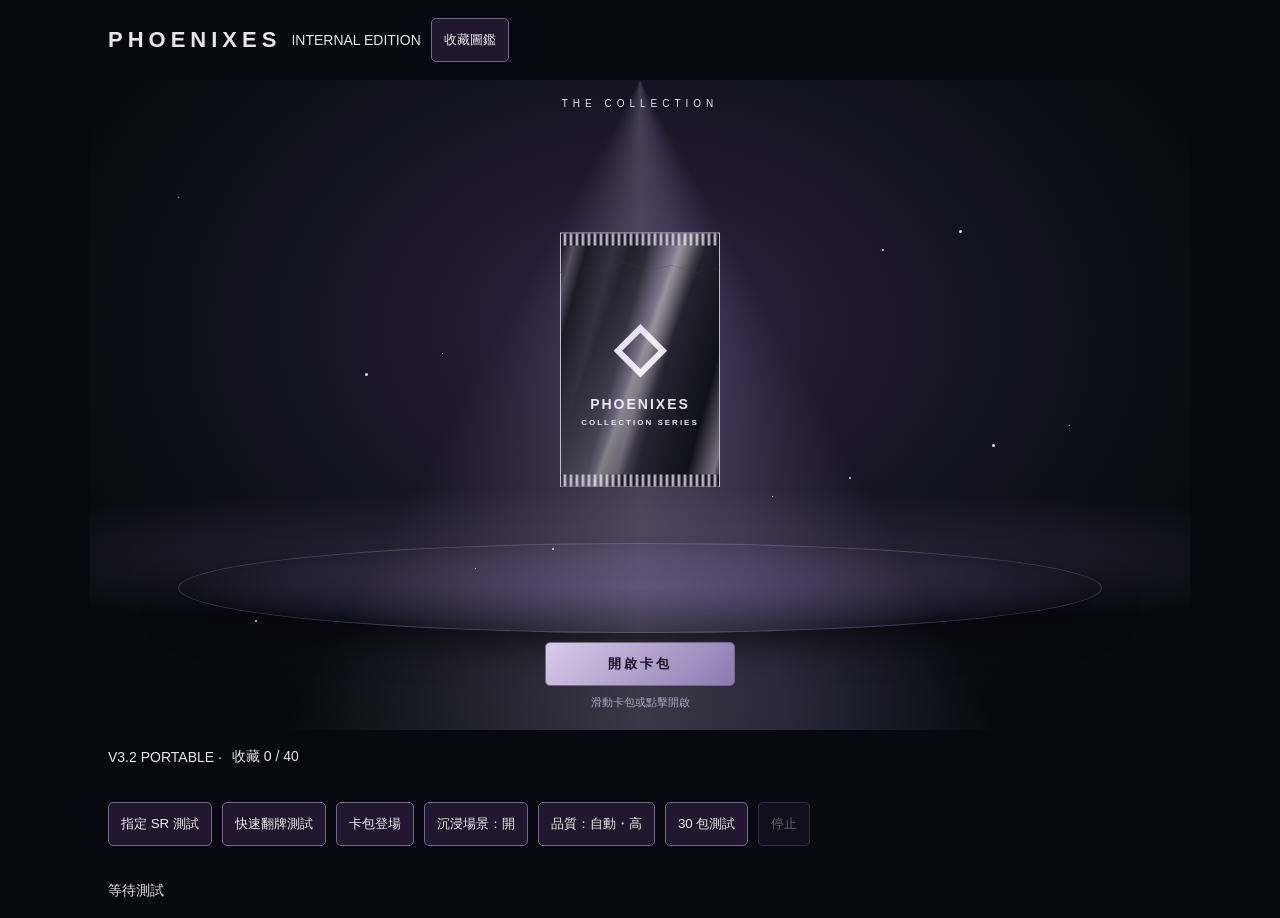
<file: baseline/v3.2/index.html>
<!doctype html><html lang="zh-Hant"><meta charset="utf-8"><meta name="viewport" content="width=device-width,initial-scale=1"><title>PHOENIXES V3.2 Portable</title><style>
*{box-sizing:border-box}body{margin:0;background:#080910;color:#e8e4ef;font:14px Arial,sans-serif}main{max-width:1100px;margin:auto}header,footer,nav{padding:18px;display:flex;gap:10px;align-items:center;flex-wrap:wrap}header b{font-size:22px;letter-spacing:5px}button{cursor:pointer;background:#21182f;color:#eee;border:1px solid #75668e;border-radius:5px;padding:12px}button:disabled{opacity:.4}#stage{height:min(650px,75vh);min-height:440px;position:relative;overflow:hidden;isolation:isolate;background:#080910}.world,.gold,.fog,.light,.dust,.fx,.scene,.hand{position:absolute;inset:0}.world{background:radial-gradient(ellipse at 50% 38%,#302343,#141320 45%,#080910 80%);transition:transform 1.2s}.gold{background:radial-gradient(ellipse at 50% 38%,#67471d,#251b13 45%,#080910 80%);opacity:0;transition:opacity .65s}.srworld .gold{opacity:1}.light{background:conic-gradient(from 151deg at 50% 0%,transparent,#d4c4ff27 16deg,#e9dfff35 29deg,transparent 58deg);animation:breathe 8s infinite}.srworld .light{background:conic-gradient(from 151deg at 50% 0%,transparent,#ffdf9455 25deg,transparent 58deg)}.fog{inset:auto -30% 15%;height:150px;background:radial-gradient(ellipse,#a58ec530,transparent 65%);animation:fog 18s infinite alternate}.floor{position:absolute;left:8%;right:8%;bottom:15%;height:90px;border:1px solid #b9a6df44;border-radius:50%;background:radial-gradient(ellipse,#a48be23b,transparent 70%);box-shadow:0 15px 35px #0009}.srworld .floor{background:radial-gradient(ellipse,#ffcd7066,transparent 70%)}.dust i,.motes i{position:absolute;border-radius:50%;background:#e3d3ff;width:var(--s);height:var(--s);animation:dust var(--t) linear infinite;animation-delay:var(--delay);pointer-events:none}.srworld .dust i,.motes i{background:#ffe4a0}.zone{position:absolute;left:50%;top:43%;width:160px;height:255px;transform:translate(-50%,-50%);z-index:2}.pack{position:absolute;inset:0;cursor:pointer;touch-action:none;animation:float 4.5s ease-in-out infinite}.foil{position:absolute;inset:0;background:linear-gradient(105deg,#080910,#54505e 7%,#1b1b25 13%,#34313f 25%,#101018 40%,#55505f 53%,#252330 62%,#101019 84%,#777180 96%,#181620);border:1px solid #c2bacd;overflow:hidden}.foil:after,.sweep:after{content:'';position:absolute;inset:0;background:linear-gradient(110deg,transparent 30%,#e5dcff55 48%,#fff6 50%,transparent 60%);animation:shine 5s infinite;pointer-events:none}.lower{clip-path:polygon(0 16%,12% 13%,25% 16%,40% 12%,55% 15%,70% 13%,85% 16%,100% 14%,100% 100%,0 100%)}.upper{clip-path:polygon(0 0,100% 0,100% 14%,85% 16%,70% 13%,55% 15%,40% 12%,25% 16%,12% 13%,0 16%)}.crimp{position:absolute;left:0;right:0;height:12px;background:repeating-linear-gradient(90deg,#1c1a25 0 2px,#9d96a7 3px,#d1cbd9 4px,#34313d 6px)}.bottom{bottom:0}.logo{position:absolute;top:30%;width:100%;text-align:center;letter-spacing:2px;font-weight:bold}.logo strong{display:block;font-size:65px;margin-bottom:12px}.logo small{font-size:8px}.seam{position:absolute;top:14%;width:100%;height:3px;background:white;box-shadow:0 0 14px 4px #d8b6ff;opacity:0}.charge .world{transform:scale(1.07)}.charge .pack{animation:charge 1.25s both}.charge .seam{animation:seam 1.25s both}.tear .upper{animation:riptop .5s both}.tear .lower{animation:ripbottom .5s both}.tear .seam{opacity:0;animation:none}.hand{pointer-events:none;z-index:3;transition:opacity .4s}.srworld .hand{opacity:.12}.slot{position:absolute;left:50%;top:43%;width:var(--cw);height:calc(var(--cw)*1.48);transform:translate(calc(-50% + var(--x)),calc(-50% + var(--y))) rotate(var(--r));transform-origin:50% 90%;animation:deal .9s cubic-bezier(.16,.8,.22,1) both;pointer-events:auto;cursor:pointer}.body,.inner,.face,.tilt{position:absolute;inset:0}.body{perspective:900px;transition:transform .22s}.slot:hover .body{transform:translateY(-9px)}.inner{transform-style:preserve-3d;transition:transform var(--flip,.55s) cubic-bezier(.2,.7,.2,1)}.open .inner{transform:rotateY(180deg)}.face{backface-visibility:hidden;border:1px solid #b8afc7;border-radius:5px;overflow:hidden;box-shadow:0 8px 18px #000b}.back{display:grid;place-content:center;text-align:center;background:radial-gradient(ellipse,#3b344c,#191824 48%,#090a10);font-size:36px}.back small{font-size:9px;letter-spacing:2px}.front{transform:rotateY(180deg);background:linear-gradient(135deg,#aaa2b7,#292735 16%,#393444 48%,#1e1d29 78%,#91879f);padding:5px;display:flex;flex-direction:column;text-align:center;gap:5px}.art{flex:1;display:grid;place-items:center;background:radial-gradient(ellipse,var(--art),#10111b 75%);font-size:65px}.name{font-size:12px;background:#13121b;padding:6px}.rank{font-size:10px}.sr.open .face{border-color:#ffe5a3;box-shadow:0 0 17px #efbd62aa}.label{position:absolute;bottom:-22px;width:100%;text-align:center}.scene{display:none;z-index:6;background:#07080e66;overflow:hidden}.scene.active{display:block}.scene.normal{background:#07080ecc}.hero{position:absolute;left:50%;top:48%;width:190px;height:282px;transform:translate(-50%,-50%);perspective:850px;z-index:3;touch-action:none;cursor:grab}.tilt{transform-style:preserve-3d;transition:transform .22s}.tilt.tracking{transition:none}.aura,.rays,.halo,.ribbon{position:absolute;left:50%;top:46%;transform:translate(-50%,-50%);pointer-events:none;opacity:0}.aura{width:500px;height:500px;background:radial-gradient(circle,#fff1ba55,#d89d3933 26%,transparent 70%)}.rays{width:650px;height:650px;background:repeating-conic-gradient(from 0deg,#ffdc8533 0deg,transparent 5deg,transparent 20deg);mask-image:radial-gradient(circle,black,transparent 70%)}.halo{width:365px;height:365px;border:2px dashed #f7d18a88;border-radius:50%;box-shadow:0 0 25px #ffcf7544,inset 0 0 20px #ffcf7544}.ribbon{width:440px;height:330px;border:2px solid transparent;border-top-color:#ffe6a3;border-bottom-color:#ffb83b88;border-radius:50%;box-shadow:0 -3px 12px #ffce6555}.ribbon.fore{z-index:4;width:380px;height:300px}.hold .aura{opacity:1;animation:pulse 3.5s infinite}.hold .rays{opacity:.8;animation:spin 48s linear infinite}.hold .halo{opacity:.85;animation:reverse 28s linear infinite}.hold .ribbon{opacity:.8;animation:spin 12s linear infinite}.hold .ribbon.fore{opacity:.55;animation:reverse 9s linear infinite}.motes{position:absolute;inset:0;pointer-events:none;display:none}.hold .motes{display:block}.title{position:absolute;top:15px;width:100%;text-align:center;font-size:48px;font-weight:900;letter-spacing:10px;color:#ffdf91;text-shadow:0 3px #a06c28,0 0 25px #f2bd69;opacity:0;pointer-events:none;z-index:5}.title small{display:block;font-size:10px;letter-spacing:6px}.hold .title{opacity:1}.message{position:absolute;bottom:20px;width:100%;text-align:center;pointer-events:none;z-index:5;font-size:11px}.normal .aura,.normal .rays,.normal .halo,.normal .ribbon,.normal .title,.normal .motes{display:none}.spectrum,.metal{position:absolute;inset:-70%;background:repeating-linear-gradient(112deg,transparent 0%,#ffb95322 4%,#fff0ba99 8%,#7fe7ff88 12%,#bb9cff66 16%,transparent 21%);transform:translate(var(--fx,0px),var(--fy,0px)) rotate(var(--fr,0deg));mix-blend-mode:screen;opacity:var(--fo,.38);pointer-events:none}.metal{background:linear-gradient(120deg,transparent 38%,#e7e4ff33 47%,#fff7ee77 50%,transparent 59%)}.crystal{position:absolute;inset:0;background:repeating-conic-gradient(from 20deg,#fff5 0deg 12deg,transparent 12deg 65deg,#9cd8ff33 65deg 80deg,transparent 80deg 120deg);background-size:13px 17px;mix-blend-mode:screen;opacity:.22;pointer-events:none}.sweep{position:absolute;inset:0;pointer-events:none}.fx{z-index:7;pointer-events:none}.spark{position:absolute;left:50%;top:43%;width:2px;height:2px;transform:rotate(var(--a))}.spark i{display:block;width:10px;height:2px;background:var(--c);box-shadow:0 0 4px var(--c);animation:out .8s both}.spark.in i{animation:in .7s both}.flash{position:absolute;inset:0;opacity:0}.wave{position:absolute;left:50%;top:46%;width:100px;height:100px;margin:-50px;border:2px solid #e3d4ff;border-radius:50%;opacity:0}.actions{position:absolute;bottom:20px;width:100%;text-align:center;z-index:4}.actions button{min-width:190px;background:linear-gradient(135deg,#d9cbe9,#8b79b1);color:#181321;font-weight:bold;letter-spacing:3px}.hint{margin-top:9px;font-size:11px;color:#b1a5c3}.chapter{position:absolute;top:18px;width:100%;text-align:center;letter-spacing:5px;font-size:10px}.flat .fog,.flat .dust,.flat .light{display:none}[data-level="1"] .dust i:nth-child(n+7),[data-level="2"] .dust i:nth-child(n+4),[data-level="2"] .motes i:nth-child(n+5),[data-level="2"] .ribbon.fore,[data-level="2"] .crystal{display:none}[data-level="2"] .fog,[data-level="2"] .light,[data-level="2"] .hold .rays,[data-level="2"] .hold .halo,[data-level="2"] .hold .ribbon{animation:none}.collection{position:absolute;inset:0;background:#101019fa;z-index:5;padding:16px;overflow:auto;display:none}.grid{display:grid;grid-template-columns:repeat(auto-fill,minmax(75px,1fr));gap:8px}.tile{aspect-ratio:.72}.hidden{visibility:hidden}.paused *{animation-play-state:paused!important}@keyframes breathe{50%{opacity:.45}}@keyframes fog{from{transform:translateX(-8%)}to{transform:translateX(8%)}}@keyframes dust{0%{transform:translateY(40px);opacity:0}25%,70%{opacity:.65}100%{transform:translate(25px,-90px);opacity:0}}@keyframes float{50%{transform:translateY(-8px) rotateY(5deg)}}@keyframes shine{0%,40%{transform:translateX(-120%)}75%,100%{transform:translateX(120%)}}@keyframes charge{45%{transform:scale(.95,1.02) rotate(-2deg)}75%{transform:scale(.9,1.05) rotate(2deg)}100%{transform:scale(1.09)}}@keyframes seam{0%,40%{opacity:0}100%{opacity:1}}@keyframes riptop{to{transform:translate(65px,-115px) rotate(38deg);opacity:0}}@keyframes ripbottom{to{transform:translate(-15px,55px) rotate(-12deg) scale(.5,.7);opacity:0}}@keyframes deal{0%{transform:translate(-50%,-20%) scale(.18);opacity:0}72%{transform:translate(calc(-50% + var(--x)*1.08),calc(-61% + var(--y))) rotate(calc(var(--r)*1.2))}100%{transform:translate(calc(-50% + var(--x)),calc(-50% + var(--y))) rotate(var(--r));opacity:1}}@keyframes spin{to{transform:translate(-50%,-50%) rotate(360deg)}}@keyframes reverse{to{transform:translate(-50%,-50%) rotate(-360deg)}}@keyframes pulse{50%{opacity:.65;transform:translate(-50%,-50%) scale(.94)}}@keyframes out{0%{opacity:1}100%{transform:translateX(var(--d)) scale(.1);opacity:0}}@keyframes in{0%{transform:translateX(var(--d));opacity:0}30%{opacity:1}100%{opacity:0}}@media(max-width:480px){.zone{width:135px;height:216px}.hero{width:155px;height:232px}.title{font-size:35px}.name{font-size:8px}.art{font-size:35px}}
</style><main><header><b>PHOENIXES</b><span>INTERNAL EDITION</span><button id="book">收藏圖鑑</button></header><div id="stage"><div class="world"><div class="gold"></div><div class="light"></div><div class="floor" id="floor"></div><div class="fog"></div><div class="dust" id="dust"></div></div><div class="chapter" id="chapter">THE COLLECTION</div><div class="zone" id="zone"><div class="pack" id="pack"><div class="foil lower"><div class="logo"><strong>◇</strong>PHOENIXES<br><small>COLLECTION SERIES</small></div><div class="crimp bottom"></div></div><div class="foil upper"><div class="crimp"></div></div><div class="seam"></div></div></div><div class="hand" id="hand"></div><div class="collection" id="collection"><button id="back">返回</button><div class="grid" id="grid"></div></div><div class="scene" id="scene"><div class="aura"></div><div class="rays"></div><div class="halo"></div><div class="ribbon"></div><div class="motes" id="motes"></div><div class="hero" id="hero"><div class="tilt" id="tilt"></div></div><div class="ribbon fore"></div><div class="title">SR<small>SUPER RARE</small></div><div class="message" id="message"></div></div><div class="fx"><div class="flash" id="flash"></div><div class="wave" id="wave"></div><div id="particles"></div></div><div class="actions"><button id="action">開啟卡包</button><div class="hint" id="hint">滑動卡包或點擊開啟</div></div></div><footer>V3.2 PORTABLE · <span id="progress"></span></footer><nav><button id="test">指定 SR 測試</button><button id="normal">快速翻牌測試</button><button id="next">卡包登場</button><button id="atmos">沉浸場景：開</button><button id="quality">品質：自動</button><button id="stress">30 包測試</button><button id="stop" disabled>停止</button></nav><footer id="status">等待測試</footer></main><script>
const q=id=>document.getElementById(id),stage=q('stage'),hand=q('hand'),zone=q('zone'),scene=q('scene'),hero=q('hero'),tilt=q('tilt'),host=q('particles'),wait=ms=>new Promise(r=>setTimeout(r,ms)),base='translate(-50%,-50%)';let state='idle',busy=false,auto=false,stress=false,stop=false,book=false,draw=[],seen=new Set(),owned={},testing=false,resume=null,ready=false,level=0,quality=0,monitoring=false,poor=0,good=0,results=[],rect,point,raf=0,drag=false,suppress=0;const deck=Array.from({length:40},(_,i)=>({id:i+1,rank:i<19?'SR':'N',name:'CARD '+String(i+1).padStart(2,'0'),color:['#6d4ba0','#345d87','#94533c','#486b66'][i%4]}));try{owned=JSON.parse(localStorage.getItem('phoenixes-portable')||'{}')}catch{}function progress(){q('progress').textContent='收藏 '+Object.keys(owned).length+' / 40'}progress();function dust(n){return Array.from({length:n},(_,i)=>`<i style="left:${8+i*37%84}%;top:${18+i*19%68}%;--s:${1+i%3}px;--t:${5+i%5*.85}s;--delay:-${i*.73}s"></i>`).join('')}q('dust').innerHTML=dust(14);q('motes').innerHTML=dust(18);function controls(){for(const k of ['action','test','normal','next','book','stress'])q(k).disabled=busy||auto||stress||book;q('stop').disabled=!stress}function setLevel(n){level=n;stage.dataset.level=n;q('quality').textContent='品質：'+(quality===0?'自動・':'')+['高','中','低'][n]}setLevel(0);function monitor(){if(monitoring)return;monitoring=true;let start=0,last=0,n=0,slow=0;function tick(t){if(document.hidden){monitoring=false;return}if(!start)start=last=t;let d=t-last;last=t;if(d>0){n++;if(d>34)slow++}if(t-start>=1000){let fps=Math.round(n*1000/(t-start)),ratio=slow/Math.max(n,1);if(stress)results.push(fps);q('status').textContent=`${fps} FPS · 慢幀 ${Math.round(ratio*100)}% · 暫態物件 ${host.children.length}`;if(!quality){if(fps<48||ratio>.15){poor++;good=0}else if(fps>=56&&ratio<.05){good++;poor=0}else poor=good=0;if(poor>=2&&level<2){setLevel(level+1);poor=0}if(good>=6&&level>0){setLevel(level-1);good=0}}start=t;n=slow=0}if(busy||auto||ready||stress)requestAnimationFrame(tick);else monitoring=false}requestAnimationFrame(tick)}document.addEventListener('visibilitychange',()=>{stage.classList.toggle('paused',document.hidden);if(!document.hidden&&(busy||ready||stress))monitor()});function play(el,frames,duration,easing='ease-out'){return el.animate(frames,{duration,easing,fill:'forwards'})}function clear(el){el.getAnimations().forEach(a=>a.cancel())}function particles(n,mode='out',gold=false){n=Math.max(0,Math.min(n,[28,16,8][level],48-host.children.length));for(let i=0;i<n;i++){let e=document.createElement('div');e.className='spark '+mode;e.style.cssText=`--a:${i*360/n+Math.random()*12}deg;--d:${65+Math.random()*185}px;--c:${gold?'#ffe2a0':'#dfcaff'}`;e.innerHTML='<i></i>';host.append(e);setTimeout(()=>e.remove(),900)}}function burst(gold=false){let f=q('flash'),w=q('wave');clear(f);clear(w);f.style.background=`radial-gradient(ellipse,#fff,${gold?'#ffcf7966':'#bba2ff77'} 25%,transparent 68%)`;w.style.borderColor=gold?'#ffe4a0':'#d7c6ff';play(f,[{opacity:0},{opacity:.85,offset:.12},{opacity:0}],600);play(w,[{transform:'scale(.2)',opacity:1},{transform:'scale(6)',opacity:0}],800);particles(28,'out',gold)}function card(c,fx=false){return `<div class="inner"><div class="face back">◇<small>PHOENIXES</small></div><div class="face front"><div class="name">${c.name}</div><div class="art" style="--art:${c.color}">◇</div><div class="rank">${c.rank} · PHOENIXES</div>${fx?(c.rank==='SR'?'<div class="spectrum"></div><div class="crystal"></div><div class="sweep"></div>':'<div class="metal"></div>'):''}</div></div>`}function layout(){let w=stage.clientWidth,cw=Math.min(142,w*.255),gap=Math.min(cw*.87,w*.21);hand.style.setProperty('--cw',cw+'px');[...hand.children].forEach((e,i)=>{let k=i-1.5;e.style.setProperty('--x',k*gap+'px');e.style.setProperty('--y',Math.abs(k)===1.5?'24px':'0px');e.style.setProperty('--r',k*9+'deg')});if(ready)rect=hero.getBoundingClientRect()}new ResizeObserver(layout).observe(stage);function pick(mode){let pool=deck.filter(c=>mode==='random'||c.rank==='N'),a=[];while(a.length<4)a.push(pool.splice(Math.floor(Math.random()*pool.length),1)[0]);if(mode==='sr')a[2]=deck[Math.floor(Math.random()*19)];return a}async function arrival(){busy=true;controls();monitor();if(hand.children.length){[...hand.children].forEach(e=>play(e,[{transform:getComputedStyle(e).transform,opacity:1},{transform:base+' scale(.15)',opacity:0}],420));await wait(440)}hand.innerHTML='';host.innerHTML='';stage.classList.remove('charge','tear','srworld');zone.style.display='block';clear(zone);particles(16,'in');play(zone,[{transform:'translate(-50%,-150%) scale(.75)',opacity:0},{transform:'translate(-50%,-44%) scale(1.04)',opacity:1,offset:.78},{transform:base,opacity:1}],850,'cubic-bezier(.16,.7,.25,1)');await wait(850);clear(zone);state='idle';busy=false;q('action').textContent='開啟卡包';q('hint').textContent='滑動卡包或點擊開啟';q('chapter').textContent='THE COLLECTION';controls()}async function opening(mode='random'){if(busy||auto||book)return;busy=true;controls();if(state!=='idle')await arrival();busy=true;controls();monitor();testing=mode!=='random'||stress;draw=pick(mode);stage.classList.add('charge');q('chapter').textContent='ENERGY AWAKENING';q('hint').textContent='開啟中';particles(20,'in');await wait(1250);stage.classList.add('tear');burst();await wait(500);zone.style.display='none';seen.clear();hand.innerHTML='';draw.forEach((c,i)=>{let e=document.createElement('div');e.className='slot '+c.rank.toLowerCase();e.style.animationDelay=i*.055+'s';e.innerHTML='<div class="body">'+card(c)+'</div><div class="label"></div>';e.onclick=()=>{if(!busy&&!auto&&!stress&&!book)reveal(i)};hand.append(e)});layout();await wait(1050);stage.classList.remove('charge','tear');state='reveal';busy=false;q('action').textContent='全部揭曉';q('hint').textContent='點擊卡片或全部揭曉';q('chapter').textContent='THE REVELATION';controls()}function neutral(){tilt.classList.remove('tracking');tilt.style.transform='rotateX(0deg) rotateY(0deg)';tilt.style.setProperty('--fx','0px');tilt.style.setProperty('--fy','0px');tilt.style.setProperty('--fr','0deg');tilt.style.setProperty('--fo','.38')}function init(c){clear(hero);scene.className='scene active'+(c.rank==='SR'?'':' normal');hero.className='hero '+c.rank.toLowerCase();tilt.innerHTML=card(c,true);neutral();q('message').textContent='';monitor()}function manual(){return new Promise(r=>{resume=r;ready=true;rect=hero.getBoundingClientRect();q('message').textContent='移動游標或拖動卡牌 · 點擊空白處關閉';if(stress)setTimeout(()=>{if(resume===r)close()},1000)})}function close(){if(!resume)return;let r=resume;resume=null;ready=false;point=null;neutral();r()}scene.onclick=e=>{if(ready&&!hero.contains(e.target)&&!drag&&performance.now()>suppress)close()};function track(e){point={x:e.clientX,y:e.clientY};if(!raf)raf=requestAnimationFrame(()=>{raf=0;if(!ready||!point)return;let x=Math.max(-1,Math.min(1,(point.x-rect.left-rect.width/2)/(rect.width/2))),y=Math.max(-1,Math.min(1,(point.y-rect.top-rect.height/2)/(rect.height/2)));tilt.classList.add('tracking');tilt.style.transform=`rotateX(${-y*22}deg) rotateY(${x*25}deg)`;tilt.style.setProperty('--fx',-x*105+'px');tilt.style.setProperty('--fy',-y*80+'px');tilt.style.setProperty('--fr',x*28+y*12+'deg');tilt.style.setProperty('--fo',.25+Math.min(1,Math.hypot(x,y))*.35)})}hero.onpointerenter=e=>{if(ready){rect=hero.getBoundingClientRect();if(e.pointerType==='mouse')track(e)}};hero.onpointerdown=e=>{if(ready){drag=true;rect=hero.getBoundingClientRect();hero.setPointerCapture(e.pointerId);track(e)}};hero.onpointermove=e=>{if(ready&&(drag||e.pointerType==='mouse'))track(e)};hero.onpointerup=hero.onpointercancel=e=>{drag=false;point=null;suppress=performance.now()+250;neutral();if(hero.hasPointerCapture(e.pointerId))hero.releasePointerCapture(e.pointerId)};hero.onpointerleave=()=>{if(!drag){point=null;neutral()}};async function summon(c,slot){init(c);let a=slot.getBoundingClientRect(),b=hero.getBoundingClientRect(),origin=base+` translate(${a.left+a.width/2-b.left-b.width/2}px,${a.top+a.height/2-b.top-b.height/2}px) scale(${slot.offsetWidth/hero.offsetWidth})`;slot.classList.add('hidden');play(hero,[{transform:origin},{transform:base}],400);await wait(400);stage.classList.add('srworld');particles(24,'in',true);clear(hero);play(hero,[{transform:base},{transform:base+' scale(.95)'},{transform:base+' scale(1.04)'}],500);await wait(500);burst(true);hero.classList.add('open');scene.classList.add('hold');await wait(550);clear(hero);await manual();scene.classList.remove('hold');stage.classList.remove('srworld');play(hero,[{transform:base},{transform:origin}],400);await wait(400);slot.style.setProperty('--flip','0s');slot.classList.add('open');slot.classList.remove('hidden');scene.className='scene';clear(hero)}async function preview(c){busy=true;controls();init(c);hero.classList.add('open');tilt.querySelector('.inner').style.transition='none';if(c.rank==='SR'){scene.classList.add('hold');stage.classList.add('srworld')}play(hero,[{opacity:0,transform:base+' scale(.8)'},{opacity:1,transform:base}],250);await wait(250);clear(hero);await manual();stage.classList.remove('srworld');scene.className='scene';busy=false;controls()}function commit(i){if(seen.has(i))return;seen.add(i);let c=draw[i];hand.children[i].querySelector('.label').textContent=c.rank;if(!testing){owned[c.id]=(owned[c.id]||0)+1;try{localStorage.setItem('phoenixes-portable',JSON.stringify(owned))}catch{}progress()}}function finish(){if(seen.size===4){state='done';q('action').textContent='下一包';q('hint').textContent='點擊卡片查看詳細內容';q('chapter').textContent='COLLECTION COMPLETE'}}async function ordinary(i,fast){let s=hand.children[i];s.style.setProperty('--flip',fast?'.32s':'.55s');s.classList.add('open');await wait(fast?320:550);commit(i)}async function reveal(i){if(busy||auto)return;if(seen.has(i)){await preview(draw[i]);return}busy=true;controls();monitor();try{if(draw[i].rank==='SR'){await summon(draw[i],hand.children[i]);commit(i)}else await ordinary(i,false);finish()}finally{busy=false;controls()}}async function revealAll(){if(busy||auto||state!=='reveal')return;auto=true;controls();monitor();let pending=[];try{for(let i=0;i<4;i++){if(seen.has(i))continue;if(draw[i].rank==='SR'){await Promise.all(pending);pending=[];await summon(draw[i],hand.children[i]);commit(i);await wait(140)}else{pending.push(ordinary(i,true));if(i<3)await wait(140)}}await Promise.all(pending);finish()}finally{auto=false;controls()}}q('action').onclick=()=>{if(state==='idle')opening();else if(state==='done')arrival();else revealAll()};q('test').onclick=async()=>{await opening('sr');await revealAll()};q('normal').onclick=async()=>{await opening('normal');await revealAll()};q('next').onclick=arrival;q('atmos').onclick=()=>{let off=stage.classList.toggle('flat');q('atmos').textContent='沉浸場景：'+(off?'關':'開')};q('quality').onclick=()=>{quality=(quality+1)%4;setLevel(quality?quality-1:0)};let px=null;q('pack').onpointerdown=e=>{px=e.clientX;q('pack').setPointerCapture(e.pointerId)};q('pack').onpointermove=e=>{if(px!==null&&Math.abs(e.clientX-px)>45&&!busy&&!stress&&!book&&state==='idle'){px=null;opening()}};q('pack').onpointerup=q('pack').onpointercancel=()=>px=null;q('pack').onclick=()=>{if(!busy&&!stress&&!book&&state==='idle')opening()};q('book').onclick=()=>{book=true;controls();q('collection').style.display='block';q('grid').innerHTML='';deck.forEach(c=>{let b=document.createElement('button');b.className='tile';b.textContent=owned[c.id]?c.name+' '+c.rank:'?';b.disabled=!owned[c.id];b.onclick=()=>{if(!busy)preview(c)};q('grid').append(b)})};q('back').onclick=()=>{if(!busy){book=false;q('collection').style.display='none';controls()}};q('stop').onclick=()=>{stop=true;close()};q('stress').onclick=async()=>{stress=true;stop=false;results=[];controls();monitor();let n=0;try{for(;n<30&&!stop;n++){await opening(n%5===4?'sr':'normal');await revealAll();await wait(200)}await wait(950);q('status').textContent=`${stop?'已停止':'完成'} ${n}/30 · 平均 ${results.length?Math.round(results.reduce((a,b)=>a+b,0)/results.length):'—'} FPS · 剩餘物件 ${host.children.length}`}finally{stress=false;busy=false;auto=false;controls()}};
</script></html>
</file>
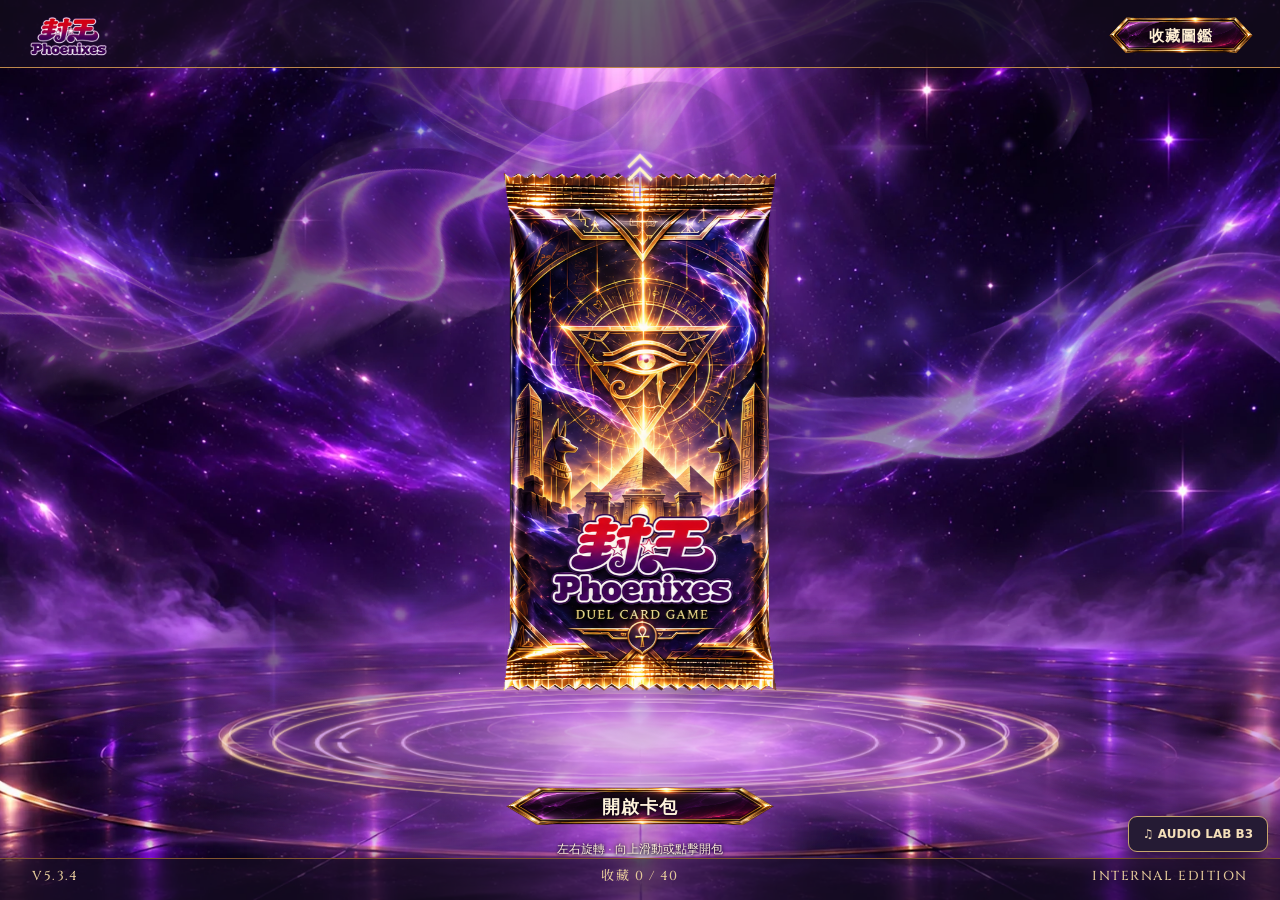
<file: audio-lab-b3.html>
<!doctype html><html lang="zh-Hant"><meta charset="utf-8"><meta name="viewport" content="width=device-width,initial-scale=1,viewport-fit=cover"><title>V5.4 Audio Lab B3 — Draw! Duel Start.</title><meta name="robots" content="noindex,nofollow"><script defer src="./audio-lab-b3/lab-b3.js"></script><meta name="description" content="一款以封王日常為靈感的非官方二創卡牌收藏遊戲。開啟卡包、揭曉未知卡牌，完成你的專屬收藏。"><meta property="og:type" content="website"><meta property="og:locale" content="zh_TW"><meta property="og:site_name" content="Draw! Duel Start."><meta property="og:title" content="Draw! Duel Start. — Phoenixes: Internal Edition"><meta property="og:description" content="一款以封王日常為靈感的非官方二創卡牌收藏遊戲。開啟卡包、揭曉未知卡牌，完成你的專屬收藏。"><meta property="og:url" content="https://phoenixes-marketing.github.io/phoenixes-cards/"><meta property="og:image" content="https://phoenixes-marketing.github.io/phoenixes-cards/assets/ui/og-cover-v2.jpg"><meta property="og:image:type" content="image/jpeg"><meta property="og:image:width" content="1200"><meta property="og:image:height" content="630"><meta property="og:image:alt" content="Draw! Duel Start. — Phoenixes: Internal Edition 遊戲封面"><meta name="twitter:card" content="summary_large_image"><meta name="twitter:title" content="Draw! Duel Start. — Phoenixes: Internal Edition"><meta name="twitter:description" content="一款以封王日常為靈感的非官方二創卡牌收藏遊戲。開啟卡包、揭曉未知卡牌，完成你的專屬收藏。"><meta name="twitter:image" content="https://phoenixes-marketing.github.io/phoenixes-cards/assets/ui/og-cover-v2.jpg"><meta name="twitter:image:alt" content="Draw! Duel Start. — Phoenixes: Internal Edition 遊戲封面"><link rel="icon" href="./assets/ui/phoenixes-logo.webp" type="image/webp"><link rel="icon" href="./assets/ui/phoenixes-favicon-v1.svg" type="image/svg+xml" sizes="any"><link rel="preload" as="image" href="./assets/pack-v39/pack-front.webp" fetchpriority="high"><link rel="preload" as="image" href="./assets/pack-v39/foil-mask.webp" fetchpriority="high" crossorigin="anonymous"><link rel="preload" as="image" href="./assets/vfx-purple/background.webp" fetchpriority="high"><link rel="preconnect" href="https://fonts.gstatic.com" crossorigin><link rel="stylesheet" href="https://fonts.googleapis.com/css2?family=Cinzel:wght@500&amp;family=Noto+Serif+TC:wght@500&amp;text=V5.3.4%200123456789%2FINTERNAL%20EDITION%E6%94%B6%E8%97%8F&amp;display=swap" media="print" onload="this.media='all'"><script>
document.documentElement.classList.add('intro-pending');
window.phoenixesIntroBoot=performance.now();
window.phoenixesIntroWatchdog=setTimeout(()=>{document.documentElement.classList.remove('intro-pending');const cover=document.getElementById('intro-cover');if(cover)cover.remove();const main=document.querySelector('main');if(main)main.inert=false;window.phoenixesIntroDone=true},8000);
</script><style>
*{box-sizing:border-box}body{margin:0;background:#080910;color:#e8e4ef;font:14px Arial,sans-serif}main{max-width:1100px;margin:auto}header,footer,nav{padding:18px;display:flex;gap:10px;align-items:center;flex-wrap:wrap}header b{font-size:22px;letter-spacing:5px}button{cursor:pointer;background:#21182f;color:#eee;border:1px solid #75668e;border-radius:5px;padding:12px}button:disabled{opacity:.4}#stage{height:min(650px,75vh);min-height:440px;position:relative;overflow:hidden;isolation:isolate;background:#080910}.world,.gold,.fog,.light,.dust,.fx,.scene,.hand{position:absolute;inset:0}.world{background:radial-gradient(ellipse at 50% 38%,#302343,#141320 45%,#080910 80%);transition:transform 1.2s}.gold{background:radial-gradient(ellipse at 50% 38%,#67471d,#251b13 45%,#080910 80%);opacity:0;transition:opacity .65s}.srworld .gold{opacity:1}.light{background:conic-gradient(from 151deg at 50% 0%,transparent,#d4c4ff27 16deg,#e9dfff35 29deg,transparent 58deg);animation:breathe 8s infinite}.srworld .light{background:conic-gradient(from 151deg at 50% 0%,transparent,#ffdf9455 25deg,transparent 58deg)}.fog{inset:auto -30% 15%;height:150px;background:radial-gradient(ellipse,#a58ec530,transparent 65%);animation:fog 18s infinite alternate}.floor{position:absolute;left:8%;right:8%;bottom:15%;height:90px;border:1px solid #b9a6df44;border-radius:50%;background:radial-gradient(ellipse,#a48be23b,transparent 70%);box-shadow:0 15px 35px #0009}.srworld .floor{background:radial-gradient(ellipse,#ffcd7066,transparent 70%)}.dust i,.motes i{position:absolute;border-radius:50%;background:#e3d3ff;width:var(--s);height:var(--s);animation:dust var(--t) linear infinite;animation-delay:var(--delay);pointer-events:none}.srworld .dust i,.motes i{background:#ffe4a0}.sweep:after{content:'';position:absolute;inset:0;background:linear-gradient(110deg,transparent 30%,#e5dcff55 48%,#fff6 50%,transparent 60%);animation:shine 5s infinite;pointer-events:none}.charge .world{transform:scale(1.07)}.hand{pointer-events:none;z-index:3;transition:opacity .65s}.srworld .hand{opacity:.12}.slot{position:absolute;left:50%;top:43%;width:var(--cw);height:calc(var(--cw)*1.48);transform:translate(calc(-50% + var(--x)),calc(-50% + var(--y))) rotate(var(--r));transform-origin:50% 90%;pointer-events:auto;cursor:pointer}.body,.inner,.face,.tilt{position:absolute;inset:0}.body{perspective:900px;transition:transform .22s}.slot:hover .body{transform:translateY(-9px)}.inner{transform-style:preserve-3d;transition:transform var(--flip,.55s) cubic-bezier(.2,.7,.2,1)}.open .inner{transform:rotateY(180deg)}.face{backface-visibility:hidden;border:1px solid #b8afc7;border-radius:5px;overflow:hidden;box-shadow:0 8px 18px #000b}.back{display:grid;place-content:center;text-align:center;background:radial-gradient(ellipse,#3b344c,#191824 48%,#090a10);font-size:36px}.back small{font-size:9px;letter-spacing:2px}.front{transform:rotateY(180deg);background:linear-gradient(135deg,#aaa2b7,#292735 16%,#393444 48%,#1e1d29 78%,#91879f);padding:5px;display:flex;flex-direction:column;text-align:center;gap:5px}.art{flex:1;display:grid;place-items:center;background:radial-gradient(ellipse,var(--art),#10111b 75%);font-size:65px}.name{font-size:12px;background:#13121b;padding:6px}.rank{font-size:10px}.sr.open .face{border-color:#ffe5a3;box-shadow:0 0 17px #efbd62aa}.label{position:absolute;bottom:-22px;width:100%;text-align:center}.scene{display:none;z-index:6;background:#07080e66;overflow:hidden}.scene.active{display:block}.scene.normal{background:#07080ecc}.hero{position:absolute;left:50%;top:48%;width:190px;height:282px;transform:translate(-50%,-50%);perspective:850px;z-index:3;touch-action:none;cursor:grab}.tilt{transform-style:preserve-3d;transition:transform .22s}.tilt.tracking{transition:none}.aura,.rays,.halo,.ribbon{position:absolute;left:50%;top:46%;transform:translate(-50%,-50%);pointer-events:none;opacity:0}.aura{width:500px;height:500px;background:radial-gradient(circle,#fff1ba55,#d89d3933 26%,transparent 70%)}.rays{width:650px;height:650px;background:repeating-conic-gradient(from 0deg,#ffdc8533 0deg,transparent 5deg,transparent 20deg);mask-image:radial-gradient(circle,black,transparent 70%)}.halo{width:365px;height:365px;border:2px dashed #f7d18a88;border-radius:50%;box-shadow:0 0 25px #ffcf7544,inset 0 0 20px #ffcf7544}.ribbon{width:440px;height:330px;border:2px solid transparent;border-top-color:#ffe6a3;border-bottom-color:#ffb83b88;border-radius:50%;box-shadow:0 -3px 12px #ffce6555}.ribbon.fore{z-index:4;width:380px;height:300px}.hold .aura{opacity:1;animation:pulse 3.5s infinite}.hold .rays{opacity:.8;animation:spin 48s linear infinite}.hold .halo{opacity:.85;animation:reverse 28s linear infinite}.hold .ribbon{opacity:.8;animation:spin 12s linear infinite}.hold .ribbon.fore{opacity:.55;animation:reverse 9s linear infinite}.motes{position:absolute;inset:0;pointer-events:none;display:none}.hold .motes{display:block}.title{position:absolute;top:15px;width:100%;text-align:center;font-size:48px;font-weight:900;letter-spacing:10px;color:#ffdf91;text-shadow:0 3px #a06c28,0 0 25px #f2bd69;opacity:0;pointer-events:none;z-index:5}.title small{display:block;font-size:10px;letter-spacing:6px}.hold .title{opacity:1}.message{position:absolute;bottom:20px;width:100%;text-align:center;pointer-events:none;z-index:5;font-size:11px}.normal .aura,.normal .rays,.normal .halo,.normal .ribbon,.normal .title,.normal .motes{display:none}.spectrum,.metal{position:absolute;inset:-70%;background:repeating-linear-gradient(112deg,transparent 0%,#ffb95322 4%,#fff0ba99 8%,#7fe7ff88 12%,#bb9cff66 16%,transparent 21%);transform:translate(var(--fx,0px),var(--fy,0px)) rotate(var(--fr,0deg));mix-blend-mode:screen;opacity:var(--fo,.38);pointer-events:none}.metal{background:linear-gradient(120deg,transparent 38%,#e7e4ff33 47%,#fff7ee77 50%,transparent 59%)}.crystal{position:absolute;inset:0;background:repeating-conic-gradient(from 20deg,#fff5 0deg 12deg,transparent 12deg 65deg,#9cd8ff33 65deg 80deg,transparent 80deg 120deg);background-size:13px 17px;mix-blend-mode:screen;opacity:.22;pointer-events:none}.sweep{position:absolute;inset:0;pointer-events:none}.fx{z-index:7;pointer-events:none}.spark{position:absolute;left:50%;top:43%;width:2px;height:2px;transform:rotate(var(--a))}.spark i{display:block;width:10px;height:2px;background:var(--c);box-shadow:0 0 4px var(--c);animation:out .8s both}.spark.in i{animation:in .7s both}.flash{position:absolute;inset:0;opacity:0}.wave{position:absolute;left:50%;top:46%;width:100px;height:100px;margin:-50px;border:2px solid #e3d4ff;border-radius:50%;opacity:0}.actions{position:absolute;bottom:20px;width:100%;text-align:center;z-index:4}.actions button{min-width:190px;background:linear-gradient(135deg,#d9cbe9,#8b79b1);color:#181321;font-weight:bold;letter-spacing:3px}.hint{margin-top:9px;font-size:11px;color:#b1a5c3}.chapter{position:absolute;top:18px;width:100%;text-align:center;letter-spacing:5px;font-size:10px}.flat .fog,.flat .dust,.flat .light{display:none}[data-level="1"] .dust i:nth-child(n+7),[data-level="2"] .dust i:nth-child(n+4),[data-level="2"] .motes i:nth-child(n+5),[data-level="2"] .ribbon.fore,[data-level="2"] .crystal{display:none}[data-level="2"] .fog,[data-level="2"] .light,[data-level="2"] .hold .rays,[data-level="2"] .hold .halo,[data-level="2"] .hold .ribbon{animation:none}.collection{position:absolute;inset:0;background:#101019fa;z-index:5;padding:16px;overflow:auto;display:none}.grid{display:grid;grid-template-columns:repeat(auto-fill,minmax(75px,1fr));gap:8px}.tile{aspect-ratio:.72}.hidden{visibility:hidden}.paused *{animation-play-state:paused!important}@keyframes breathe{50%{opacity:.45}}@keyframes fog{from{transform:translateX(-8%)}to{transform:translateX(8%)}}@keyframes dust{0%{transform:translateY(40px);opacity:0}25%,70%{opacity:.65}100%{transform:translate(25px,-90px);opacity:0}}@keyframes shine{0%,40%{transform:translateX(-120%)}75%,100%{transform:translateX(120%)}}@keyframes spin{to{transform:translate(-50%,-50%) rotate(360deg)}}@keyframes reverse{to{transform:translate(-50%,-50%) rotate(-360deg)}}@keyframes pulse{50%{opacity:.65;transform:translate(-50%,-50%) scale(.94)}}@keyframes out{0%{opacity:1}100%{transform:translateX(var(--d)) scale(.1);opacity:0}}@keyframes in{0%{transform:translateX(var(--d));opacity:0}30%{opacity:1}100%{opacity:0}}@media(max-width:480px){.hero{width:155px;height:232px}.title{font-size:35px}.name{font-size:8px}.art{font-size:35px}}
.face.front:has(.real-card){padding:0;display:block;background:#14121c}.real-card{position:absolute;inset:0;width:100%;height:100%;object-fit:contain;pointer-events:none;user-select:none}.tile .thumb{width:100%;height:100%;object-fit:contain;display:block}.tile:has(.thumb){padding:0;overflow:hidden}/* Production card presentation */ main{max-width:1400px}#stage{height:min(780px,82vh);min-height:440px}.face:has(.real-card),.sr.open .face:has(.real-card){border:0;border-radius:0;background:transparent;box-shadow:none;padding:0}.real-card{object-fit:contain}.hero{width:min(300px,64vw,calc((min(780px,82vh) - 155px)/1.48));height:auto;aspect-ratio:1/1.48}.hero.sr .real-card,.slot.sr.open .front .real-card{filter:drop-shadow(0 0 8px #efbd6266)}.grid{grid-template-columns:repeat(auto-fill,minmax(115px,1fr));gap:12px;margin-top:12px}.tile:has(.thumb){border:0;background:transparent;border-radius:0}.tile .thumb{object-fit:contain}main>nav,#status{display:none!important}@media(max-width:480px){.hero{width:min(220px,62vw,calc((max(440px,82vh) - 155px)/1.48))}.grid{grid-template-columns:repeat(auto-fill,minmax(82px,1fr));gap:8px}} /* Clear artwork and isolated reveal layout */ .crystal{display:none!important}.spectrum,.metal{opacity:0;transition:opacity .18s;mix-blend-mode:screen}.tilt.tracking .spectrum{opacity:calc(var(--fo,.38)*.30)}.tilt.tracking .metal{opacity:.13}.sweep:after{opacity:.20}.hero.sr .real-card,.slot.sr.open .front .real-card{filter:none}.hero{top:51%;width:min(300px,64vw,calc((max(440px,min(780px,82vh)) - 185px)/1.48))}.title{top:10px;font-size:clamp(28px,5vh,44px);line-height:1.05}.title small{margin-top:5px}.message{bottom:14px}.stage-unused{display:none}#stage:has(.scene.active) .actions,#stage:has(.scene.active) .chapter{visibility:hidden}.ribbon.fore{z-index:2}@media(max-width:480px){.hero{width:min(220px,62vw,calc((max(440px,min(780px,82vh)) - 145px)/1.48))}.title{font-size:30px}}/* V3.3 atmosphere and performance: composited static layers */ .atmos-depth,.atmos-foreground{position:absolute;inset:0;pointer-events:none}.atmos-depth{background:radial-gradient(ellipse at 50% 76%,#a38ad42a,transparent 44%),linear-gradient(108deg,transparent 19%,#b5a0ed0c 30%,transparent 43%),linear-gradient(252deg,transparent 19%,#b5a0ed0c 30%,transparent 43%),radial-gradient(ellipse at 50% 42%,transparent 36%,#03040a99 100%)}.atmos-foreground{background:radial-gradient(circle at 8% 68%,#d9c9ff25 0,transparent 1.6%),radial-gradient(circle at 91% 25%,#bca2ff25 0,transparent 1.2%),radial-gradient(circle at 82% 84%,#d9c9ff20 0,transparent 2%),radial-gradient(circle at 16% 17%,#d9c9ff22 0,transparent 1%);animation:ambientDrift 14s ease-in-out infinite alternate}.srworld .atmos-depth{background:radial-gradient(ellipse at 50% 76%,#ffc85b30,transparent 48%),linear-gradient(108deg,transparent 19%,#ffd47b15 30%,transparent 43%),linear-gradient(252deg,transparent 19%,#ffd47b15 30%,transparent 43%),radial-gradient(ellipse at 50% 42%,transparent 36%,#03040a99 100%)}@keyframes ambientDrift{from{transform:translate3d(-5px,3px,0);opacity:.45}to{transform:translate3d(6px,-5px,0);opacity:.85}}.charge .fog,.charge .dust i,.charge .atmos-foreground,.charge .light,.tear .fog,.tear .dust i,.srworld .fog,.srworld .dust i,.srworld .atmos-foreground,.srworld .light{animation-play-state:paused}.spark i{box-shadow:none}.slot.sr-revealed .body:before{content:'';position:absolute;inset:-12%;background:radial-gradient(ellipse,#ffcc6944 20%,#ffca6328 52%,transparent 74%);pointer-events:none;animation:srAmbient 3s ease-in-out infinite}.slot.sr-revealed .body:after{content:'';position:absolute;inset:-3px;border:1px solid #ffda86aa;border-radius:4px;box-shadow:0 0 12px #ffc45b66;pointer-events:none;animation:srAmbient 3s ease-in-out infinite}.slot.sr-revealed .label{color:#ffe0a0;font-weight:900;letter-spacing:2px;text-shadow:0 0 8px #e9a43b}.slot.sr-revealed .label:before,.slot.sr-revealed .label:after{content:'✦';font-size:9px;margin:0 6px;display:inline-block;animation:srAmbient 2.4s ease-in-out infinite}.slot.sr-revealed .label:after{animation-delay:-1.2s}@keyframes srAmbient{0%,100%{opacity:.48}50%{opacity:1}}[data-level="1"] .atmos-foreground,[data-level="2"] .atmos-foreground,[data-level="2"] .slot.sr-revealed .body:before,[data-level="2"] .slot.sr-revealed .body:after,[data-level="2"] .slot.sr-revealed .label:before,[data-level="2"] .slot.sr-revealed .label:after{animation:none}[data-level="2"] .atmos-foreground{display:none}.flat .atmos-depth,.flat .atmos-foreground{display:none}/* V3.4: borderless rare aura, foreground depth and reading zoom */ .slot.sr-revealed .body:after{border:0;box-shadow:none;inset:-16%;background:radial-gradient(ellipse at 18% 30%,#ffe3a4aa 0,transparent 1.5%),radial-gradient(ellipse at 85% 15%,#ffe3a4bb 0,transparent 1.3%),radial-gradient(ellipse at 92% 72%,#ffe3a4aa 0,transparent 1.5%),radial-gradient(ellipse at 10% 84%,#ffe3a4bb 0,transparent 1.2%);animation:rareDrift 4s ease-in-out infinite}.slot.sr-revealed .body:before{inset:-23%;background:radial-gradient(ellipse,#ffcf704d 25%,#ffc35b35 48%,transparent 72%)}@keyframes rareDrift{0%,100%{transform:translateY(5px);opacity:.45}50%{transform:translateY(-9px);opacity:1}}.atmos-foreground{z-index:2;background:radial-gradient(circle at 8% 68%,#d9c9ff65 0,transparent 2.2%),radial-gradient(circle at 91% 25%,#bca2ff65 0,transparent 1.8%),radial-gradient(circle at 82% 84%,#d9c9ff55 0,transparent 2.7%),radial-gradient(circle at 16% 17%,#d9c9ff55 0,transparent 1.6%),radial-gradient(circle at 74% 12%,#c4adff45 0,transparent 1.2%)}.scene.reading{position:fixed;inset:0;z-index:1000;background:#080910e8}.scene.reading .hero{top:50%;width:min(88vw,calc((100dvh - 115px)/1.48),580px);height:auto}.scene.reading.normal .hero{width:min(92vw,calc((100dvh - 75px)/1.48),620px)}.scene.reading .title{top:8px;font-size:clamp(22px,4vh,36px)}.scene.reading .message{bottom:max(10px,env(safe-area-inset-bottom));font-size:12px}.scene.zoomed .hero{transform:translate(-50%,-50%) translate(var(--panx,0px),var(--pany,0px)) scale(var(--zoom,1));z-index:8}.scene.zoomed .spectrum,.scene.zoomed .sweep,.scene.zoomed .metal,.scene.zoomed .ribbon,.scene.zoomed .motes,.scene.zoomed .rays,.scene.zoomed .halo{visibility:hidden;animation-play-state:paused}.scene.zoomed .title{visibility:hidden}.scene.zoomed .message{z-index:10;pointer-events:none}.scene.reading .hero .real-card{image-rendering:auto}[data-level="2"] .slot.sr-revealed .body:after{animation:none;opacity:.5}/* Modal input isolation */ #stage:has(.scene.active) .slot,#stage:has(.scene.active) .grid,#stage:has(.scene.active) .actions{pointer-events:none!important}#stage .scene.active{pointer-events:auto!important;touch-action:none;isolation:isolate;z-index:1000}#stage .scene.active .hero{pointer-events:auto;touch-action:none}#stage .scene.active .hero img{pointer-events:none;-webkit-user-drag:none;user-select:none}/* V3.5 lightweight environmental choreography */ .ground-mist,.env-beams,.env-pulse,.near-field{position:absolute;pointer-events:none}.ground-mist{left:-12%;right:-12%;bottom:12%;height:23%;background:radial-gradient(ellipse at 30% 65%,#b4a0e32c,transparent 52%),radial-gradient(ellipse at 72% 55%,#8874bf32,transparent 54%);animation:mist35 22s ease-in-out infinite alternate}.env-beams{inset:0;background:conic-gradient(from 155deg at 38% 0%,transparent 0deg,#b7a1ff15 10deg,transparent 24deg),conic-gradient(from 178deg at 65% 0%,transparent 0deg,#d6c4ff12 9deg,transparent 23deg);opacity:.65;transition:opacity .45s,transform .9s}.env-pulse{left:8%;right:8%;bottom:15%;height:16%;border-radius:50%;background:radial-gradient(ellipse,#d8c8ff55 0%,#a88aff28 42%,transparent 72%);opacity:0}.near-field{inset:0;z-index:3;background:radial-gradient(circle at 5% 43%,#d5c3ff45 0,transparent 2.2%),radial-gradient(circle at 94% 76%,#b7a1ff55 0,transparent 2.8%),radial-gradient(circle at 18% 91%,#c5b3ff40 0,transparent 2%),radial-gradient(circle at 88% 12%,#e2d5ff35 0,transparent 1.8%);animation:near35 17s ease-in-out infinite alternate}.charge .env-beams{opacity:1;transform:scaleX(.65)}.charge .ground-mist,.charge .near-field,.tear .ground-mist,.tear .near-field,.srworld .ground-mist,.srworld .near-field{animation-play-state:paused}.tear .env-pulse{animation:pulse35 .85s ease-out both}.arriving .env-pulse{animation:pulse35 .85s ease-out both}.srworld .env-beams{background:conic-gradient(from 155deg at 38% 0%,transparent 0deg,#ffd68a28 10deg,transparent 24deg),conic-gradient(from 178deg at 65% 0%,transparent 0deg,#ffe4a522 9deg,transparent 23deg);opacity:1}.srworld .ground-mist{background:radial-gradient(ellipse at 50% 60%,#ffca633b,transparent 68%)}.srworld .near-field{opacity:.25}.floor{border-color:transparent;box-shadow:none}.flat .ground-mist,.flat .env-beams,.flat .env-pulse,.flat .near-field{display:none}[data-level="1"] .near-field,[data-level="2"] .ground-mist{animation:none}[data-level="2"] .near-field{display:none}@keyframes mist35{from{transform:translate3d(-3%,0,0);opacity:.55}to{transform:translate3d(3%,-5%,0);opacity:.85}}@keyframes near35{from{transform:translate3d(-5px,5px,0);opacity:.55}to{transform:translate3d(5px,-7px,0);opacity:.9}}@keyframes pulse35{0%{transform:scale(.55);opacity:0}22%{opacity:.9}100%{transform:scale(1.15);opacity:0}}@media(prefers-reduced-motion:reduce){.ground-mist,.near-field{animation:none}.env-beams{transition:none}}/* V3.5.1 preview input and full-size SR */ #stage .scene.active .hero,#stage .scene.active .hero *{user-select:none;-webkit-user-select:none;-webkit-user-drag:none;touch-action:none}#stage .scene.active .hero img{pointer-events:none!important}#stage .scene.active .hero .inner,#stage .scene.active .hero .face,#stage .scene.active .hero .tilt{pointer-events:none}#stage .scene.active .hero{cursor:grab}#stage .scene.active .hero:active{cursor:grabbing}.scene.reading .hero{width:min(88vw,calc((100dvh - 115px)/1.48),580px)} /* Full viewport atmosphere and larger pack */ body{min-height:100dvh;background:radial-gradient(ellipse at 50% 40%,#302343,#141320 48%,#080910 85%);background-attachment:fixed}main{max-width:none;width:100%;min-height:100dvh}#stage{min-height:max(440px,calc(100dvh - 100px));height:auto}header,footer{padding-inline:clamp(8px,2vw,28px)}.floor{left:max(8%,calc(50% - 580px));right:max(8%,calc(50% - 580px))}@media(max-width:600px){#stage{min-height:max(440px,calc(100dvh - 100px))}}/* V3.6.1: transparent card faces, prebuilt deal, composited atmosphere */ header{display:flex;align-items:center;gap:clamp(6px,1vw,16px)}header #book{margin-left:auto;flex-shrink:0}.slot .face.front:has(.real-card),.hero .face.front:has(.real-card){background:transparent!important;border:0!important;box-shadow:none!important}.near-field{background:radial-gradient(circle at 5% 43%,#e6d8ff88 0,transparent 1.5%),radial-gradient(circle at 94% 76%,#c5adff77 0,transparent 2%),radial-gradient(circle at 18% 91%,#c5b3ff66 0,transparent 1.6%),radial-gradient(circle at 88% 12%,#e2d5ff66 0,transparent 1.3%)}.atmos-foreground{background:radial-gradient(circle at 8% 68%,#d9c9ffbb 0 1px,transparent 3px),radial-gradient(circle at 91% 25%,#bca2ffaa 0 1px,transparent 3px),radial-gradient(circle at 82% 84%,#d9c9ffbb 0 1px,transparent 4px),radial-gradient(circle at 16% 17%,#d9c9ffaa 0 1px,transparent 3px),radial-gradient(circle at 74% 12%,#c4adffaa 0 1px,transparent 3px),radial-gradient(circle at 24% 76%,#c4adff99 0 1px,transparent 3px)}.ground-mist{background:radial-gradient(ellipse at 30% 65%,#b4a0e33a,transparent 52%),radial-gradient(ellipse at 72% 55%,#8874bf40,transparent 54%)}.charge .atmos-foreground,.tear .atmos-foreground,.tear .near-field,.tear .fog,.tear .dust i{animation-play-state:paused}.tear .env-beams{transition:none;opacity:.65}.charge .env-beams{will-change:transform,opacity}@media(max-width:480px){header{flex-wrap:wrap}header #book{margin-left:auto}}/* V3.6.1: isolate decorative motion during critical opening */ .charge .ground-mist,.charge .near-field,.charge .atmos-foreground,.tear .ground-mist,.tear .near-field,.tear .atmos-foreground{animation-play-state:paused} /* V3.7 texture-based atmosphere; gameplay timeline unchanged */
.world{background:#10091e url('./assets/vfx-purple/background.webp') center center/cover no-repeat}
.purple-vfx{position:absolute;inset:0;overflow:hidden;pointer-events:none}
.purple-vfx>div{position:absolute;pointer-events:none;background-repeat:no-repeat;background-position:center;background-size:contain}
.pv-flow{width:76%;height:58%;opacity:.48;animation:pvDrift 19s ease-in-out infinite alternate}
.pv-a{background-image:url('./assets/vfx-purple/flow-a.webp');left:-27%;top:3%;--dx:12%;--dy:9%;--rot:12deg}
.pv-b{background-image:url('./assets/vfx-purple/flow-b.webp');right:-26%;top:12%;--dx:-15%;--dy:-8%;--rot:-12deg;animation-duration:24s;animation-delay:-9s}
.pv-c{background-image:url('./assets/vfx-purple/flow-c.webp');left:12%;top:39%;width:76%;height:38%;opacity:.24;--dx:9%;--dy:-12%;--rot:5deg;animation-duration:28s;animation-delay:-15s}
.pv-mist{background-image:url('./assets/vfx-purple/mist.webp');left:-15%;bottom:4%;width:130%;height:38%;opacity:.27;animation:pvMist 26s ease-in-out infinite alternate}
.pv-stars{background-image:url('./assets/vfx-purple/particles.webp');left:0;top:0;width:100%;height:100%;background-size:cover!important;opacity:.30;animation:pvStars 22s ease-in-out infinite alternate}
.pv-flare{background-image:url('./assets/vfx-purple/flare.webp');left:35%;bottom:5%;width:30%;height:32%;opacity:.32;animation:pvGlow 8s ease-in-out infinite alternate}
@keyframes pvDrift{from{transform:translate3d(0,0,0) rotate(-5deg)}to{transform:translate3d(var(--dx),var(--dy),0) rotate(var(--rot))}}
@keyframes pvMist{to{transform:translate3d(9%,-5%,0)}}
@keyframes pvStars{to{transform:translate3d(2%,-3%,0) scale(1.04);opacity:.45}}
@keyframes pvGlow{to{transform:scale(1.12);opacity:.52}}
#stage:not(.srworld) .world>.light,#stage:not(.srworld) .world>.floor,#stage:not(.srworld) .world>.fog,#stage:not(.srworld) .world>.dust,#stage:not(.srworld) .world>.atmos-depth,#stage:not(.srworld) .world>.atmos-foreground,#stage:not(.srworld) .world>.ground-mist,#stage:not(.srworld) .world>.env-beams,#stage:not(.srworld) .world>.env-pulse,#stage:not(.srworld)>.near-field{visibility:hidden}
.charge .purple-vfx>div,.tear .purple-vfx>div,.paused .purple-vfx>div,.srworld .purple-vfx>div{animation-play-state:paused}
.srworld .purple-vfx,.flat .purple-vfx{visibility:hidden}
[data-level="1"] .pv-c,[data-level="1"] .pv-stars,[data-level="2"] .pv-c,[data-level="2"] .pv-stars,[data-level="2"] .pv-b{display:none}
[data-level="2"] .purple-vfx>div{animation:none}
@media(prefers-reduced-motion:reduce){.purple-vfx>div{animation:none}}
/* V3.7.1 continuous texture choreography */
.pv-flow{animation:pvOrbit 22s linear infinite;--sx:1;--sy:1}
.pv-a{--dx:13%;--dy:8%;--rot:7deg;--sx:1.08;--sy:.94}
.pv-b{--dx:-13%;--dy:-8%;--rot:-7deg;--sx:.95;--sy:1.08;animation-duration:27s;animation-delay:-11s}
.pv-c{--dx:8%;--dy:-7%;--rot:4deg;--sx:1.05;--sy:.96;animation-duration:31s;animation-delay:-17s}
@keyframes pvOrbit{0%,100%{transform:translate3d(0,0,0) rotate(0) scale(1);opacity:.36}25%{transform:translate3d(var(--dx),0,0) rotate(var(--rot)) scale(var(--sx),var(--sy));opacity:.48}50%{transform:translate3d(var(--dx),var(--dy),0) rotate(0) scale(1.04,1);opacity:.42}75%{transform:translate3d(0,var(--dy),0) rotate(calc(var(--rot) * -1)) scale(var(--sy),var(--sx));opacity:.30}}
.pv-mist{left:-30%;width:160%;height:43%;bottom:1%;background-size:100% 100%;opacity:.48;animation:pvMistLoop 20s linear infinite}
.pv-mist-near{left:-25%;width:150%;height:30%;bottom:-5%;opacity:.32;animation:pvMistNear 25s linear infinite;animation-delay:-8s}
@keyframes pvMistLoop{0%,100%{transform:translate3d(-9%,0,0) scale(1);opacity:.38}25%{transform:translate3d(0,-3%,0) scale(1.04);opacity:.53}50%{transform:translate3d(9%,0,0) scale(1.08);opacity:.46}75%{transform:translate3d(0,3%,0) scale(1.04);opacity:.42}}
@keyframes pvMistNear{0%,100%{transform:translate3d(10%,0,0) scale(1);opacity:.28}25%{transform:translate3d(0,3%,0) scale(1.05);opacity:.38}50%{transform:translate3d(-10%,0,0) scale(1.08);opacity:.32}75%{transform:translate3d(0,-3%,0) scale(1.05);opacity:.25}}
.pv-stars{animation:pvStarLoop 29s linear infinite}
@keyframes pvStarLoop{0%,100%{transform:translate3d(0,0,0);opacity:.30}25%{transform:translate3d(2%,-2%,0);opacity:.42}50%{transform:translate3d(0,-4%,0);opacity:.34}75%{transform:translate3d(-2%,-2%,0);opacity:.25}}
[data-level="1"] .pv-mist-near,[data-level="2"] .pv-mist-near{display:none}
[data-level="2"] .pv-a{animation:pvOrbit 30s linear infinite}
[data-level="2"] .pv-mist:not(.pv-mist-near){animation:pvMistLoop 30s linear infinite}
[data-level="2"] .pv-flare{animation:none}
.charge .purple-vfx>div,.tear .purple-vfx>div,.paused .purple-vfx>div,.srworld .purple-vfx>div{animation-play-state:paused!important}
@media(prefers-reduced-motion:reduce){.purple-vfx>div{animation:none!important}}
/* V3.7.2 */
.pv-flow canvas{width:100%;height:100%;display:none;object-fit:contain}.pv-flow.gl-ready canvas{display:block}
.pv-flow.gl-ready{background-image:none}
.pv-mist{left:0;width:145%;height:48%;bottom:-2%;animation:pvCross 32s linear infinite;opacity:.48}
.pv-mist-near{left:0;width:145%;height:39%;bottom:-7%;animation:pvCross 32s -16s linear infinite;opacity:.40}
@keyframes pvCross{0%{transform:translate3d(-101%,0,0)}100%{transform:translate3d(70%,0,0)}}
[data-level="1"] .pv-mist-near,[data-level="2"] .pv-mist-near{display:block}
[data-level="2"] .pv-mist:not(.pv-mist-near){animation:pvCross 40s linear infinite}
[data-level="2"] .pv-mist-near{animation:pvCross 40s -20s linear infinite}
@media(prefers-reduced-motion:reduce){.purple-vfx>div{animation:none!important}}
/* V3.7.3 spatial orbit and slow fog */
.pv-flow{left:50%;right:auto;top:45%;width:76%;height:58%;animation:pvSpatial 42s linear infinite}
.pv-b{animation-delay:-14s}.pv-c{animation-delay:-28s;width:66%;height:48%}
@keyframes pvSpatial{0%,100%{transform:translate3d(-105%,-55%,0) rotate(-18deg) scale(.92,.78);opacity:.43}12.5%{transform:translate3d(-90%,-85%,0) rotate(-9deg) scale(.82,.68);opacity:.28}25%{transform:translate3d(-50%,-100%,0) rotate(0deg) scale(.72,.62);opacity:.22}37.5%{transform:translate3d(-10%,-85%,0) rotate(9deg) scale(.82,.68);opacity:.28}50%{transform:translate3d(5%,-55%,0) rotate(18deg) scale(.92,.78);opacity:.43}62.5%{transform:translate3d(-10%,-25%,0) rotate(9deg) scale(1.08,.94);opacity:.49}75%{transform:translate3d(-50%,-10%,0) rotate(0deg) scale(1.16,1);opacity:.42}87.5%{transform:translate3d(-90%,-25%,0) rotate(-9deg) scale(1.08,.94);opacity:.49}}
.pv-mist{width:190%;height:51%;animation:pvCrossSlow 70s linear infinite}
.pv-mist-near{height:43%;animation:pvCrossSlow 70s -35s linear infinite}
@keyframes pvCrossSlow{0%{transform:translate3d(-101%,0,0) scaleY(.92)}25%{transform:translate3d(-62%,0,0) scaleY(1.12)}50%{transform:translate3d(-24%,0,0) scaleY(.95)}75%{transform:translate3d(15%,0,0) scaleY(1.1)}100%{transform:translate3d(54%,0,0) scaleY(.92)}}
.pv-mist canvas{width:100%;height:100%;display:none}.pv-mist.gl-ready canvas{display:block}.pv-mist.gl-ready{background-image:none}
[data-level="2"] .pv-a{animation:pvSpatial 54s linear infinite}
[data-level="2"] .pv-mist:not(.pv-mist-near){animation:pvCrossSlow 80s linear infinite}
[data-level="2"] .pv-mist-near{animation:pvCrossSlow 80s -40s linear infinite}
@media(prefers-reduced-motion:reduce){.purple-vfx>div{animation:none!important}}
/* V3.7.5 continuous composited motion during opening */
.charge .purple-vfx>div,.tear .purple-vfx>div{animation-play-state:running!important}
.paused .purple-vfx>div,.srworld .purple-vfx>div{animation-play-state:paused!important}
/* V3.7.4 aurora motion only */
.pv-flow{width:76%;height:58%;animation:pvAurora 49s ease-in-out infinite}
.pv-a{left:-23%;top:0;--ax:15%;--ay:8%;--ar:8deg}
.pv-b{left:auto;right:-23%;top:9%;--ax:-15%;--ay:-7%;--ar:-9deg;animation-duration:57s;animation-delay:-19s}
.pv-c{left:20%;top:-18%;width:66%;height:48%;--ax:9%;--ay:12%;--ar:5deg;animation-duration:63s;animation-delay:-32s}
@keyframes pvAurora{0%,100%{transform:translate3d(0,0,0) rotate(-3deg) scale(1);opacity:.39}28%{transform:translate3d(var(--ax),var(--ay),0) rotate(var(--ar)) scale(1.06,.96);opacity:.44}57%{transform:translate3d(calc(var(--ax)*.35),calc(var(--ay)*-1),0) rotate(2deg) scale(.98,1.04);opacity:.36}79%{transform:translate3d(calc(var(--ax)*-.25),calc(var(--ay)*.4),0) rotate(-5deg) scale(1.02,1);opacity:.41}}
[data-level="2"] .pv-a{animation:pvAurora 60s ease-in-out infinite}
@media(prefers-reduced-motion:reduce){.pv-flow{animation:none!important}}
/* V3.11.18 reversible swipe opening */
#stage{--pack-width:min(272px,34vw,calc((100dvh - 230px)/2.05));--pack-height:calc(var(--pack-width) * 856 / 450)}
@media(max-width:600px){#stage{--pack-width:min(176px,43vw,calc((100dvh - 180px)/1.6))}}
.zone,.pack-rear{position:absolute;left:50%;top:43%;width:var(--pack-width);height:var(--pack-height);transform:translate(-50%,-50%)}
.zone{z-index:4;perspective:850px;pointer-events:none}
.pack-rear{z-index:2;pointer-events:none}
.pack{position:absolute;inset:0;cursor:grab;touch-action:none;pointer-events:auto;transform-style:preserve-3d;outline:none;user-select:none;-webkit-user-drag:none}
.pack:active{cursor:grabbing}.pack:focus-visible{filter:drop-shadow(0 0 8px #ffe5a1) drop-shadow(0 0 15px #7940ce)}
.zone.spent,.pack-rear.spent{opacity:0}
.zone.spent .pack,.pack-opening .pack,.pack-opening .slot{pointer-events:none}
.pack-opening .slot .body{transform:none}
.pack-turn,.pack-front,.pack-back,.pack-pocket,.pack-piece,.pack-light-origin{position:absolute;inset:0}
.pack-light-origin::after{content:'';position:absolute;left:7%;right:7%;top:5.2%;height:13%;border-radius:50%;background:radial-gradient(ellipse,#fff 0,#fff1c9 18%,#ffc86dba 39%,#a45cff66 61%,transparent 78%);filter:blur(.7px);transform:scale(.58,.22);transform-origin:50% 66%;pointer-events:none}
.pack-turn{transform-style:preserve-3d;transform:rotateY(var(--pack-angle,0deg));transition:transform .55s cubic-bezier(.2,.75,.2,1)}
.pack-turn.dragging{transition:none}
.pack-front,.pack-back{backface-visibility:hidden;-webkit-backface-visibility:hidden;background:center/100% 100% no-repeat}
.pack-front{transform:translateZ(1px);background-image:url('./assets/pack-v39/pack-front.webp')}
.pack-back{transform:rotateY(180deg) translateZ(1px);background-image:url('./assets/pack-v39/pack-back.webp')}
.pack-front::after,.pack-back::after{
  content:'';position:absolute;inset:0;pointer-events:none;opacity:.49;
  background:linear-gradient(108deg,transparent 34%,#ffda9224 47%,#fff4d090 51%,transparent 65%);
  background-size:250% 100%;background-position:var(--foil-pos,50%) 0;
  mask-size:100% 100%;
}
.pack-front::after{mask-image:url('./assets/pack-v39/foil-mask.webp');mask-mode:luminance}
.pack-back::after{mask-image:url('./assets/pack-v39/pack-back.webp')}
.swipe-cue{position:absolute;left:50%;top:-54px;width:56px;height:54px;transform:translateX(-50%);pointer-events:none;transition:opacity .24s ease;filter:drop-shadow(0 0 7px #7c42d9aa)}
.swipe-cue::before,.swipe-cue::after{content:'';position:absolute;left:50%;bottom:0;width:2px;height:34px;border-radius:50%;background:linear-gradient(0deg,transparent,#8e4ce8aa 38%,#fff2c4);transform:translateX(-50%);animation:cueThread 1.7s ease-out infinite}
.swipe-cue::after{left:39%;height:27px;animation-delay:.55s;opacity:.7}
.swipe-cue i{position:absolute;left:50%;display:block;width:18px;height:18px;border-top:3px solid #fff3c5;border-left:3px solid #fff3c5;transform:translateX(-50%) rotate(45deg);filter:drop-shadow(0 0 2px #fff) drop-shadow(0 0 5px #7d3dde);animation:cueLift 1.7s ease-out infinite}
.swipe-cue i:first-child{top:6px}.swipe-cue i:last-child{top:19px;animation-delay:.14s}
@keyframes cueLift{0%{opacity:0;translate:0 8px}34%{opacity:1}100%{opacity:0;translate:0 -10px}}
@keyframes cueThread{0%{opacity:0;transform:translate(-50%,10px) scaleY(.3)}35%{opacity:.9}100%{opacity:0;transform:translate(-50%,-13px) scaleY(1)}}
.pack-opening .swipe-cue,.arriving .swipe-cue,.gesture-active .swipe-cue{opacity:0}
.chapter{display:none}
.pack-pocket,.pack-piece,.pack-light-origin,.pack-band{opacity:0;pointer-events:none}
.pack-pocket{background:url('./assets/pack-v39/pack-open-body.webp') center/100% 100% no-repeat}
.pack-piece{background:center/100% 100% no-repeat}
.pack-piece.left{background-image:url('./assets/pack-v39/tear-left.webp');transform-origin:25% 9%;--preview-x:-18%;--preview-angle:-7deg;--tear-x:-37%;--tear-angle:-33deg}
.pack-piece.right{background-image:url('./assets/pack-v39/tear-right.webp');transform-origin:75% 9%;--preview-x:18%;--preview-angle:8deg;--tear-x:41%;--tear-angle:38deg}
.pack-lining,.pack-plume,.pack-energy{position:absolute;pointer-events:none}
.pack-lining{
  inset:8.5% 11% auto;height:9%;
  background:linear-gradient(180deg,#9a6c3359,#170d24d6),url('./assets/pack-v39/inner-foil.webp') center/100% 100%;
  clip-path:polygon(0 38%,13% 27%,32% 19%,57% 15%,80% 20%,100% 39%,95% 100%,5% 100%);
}
.pack-plume{
  left:50%;bottom:82%;width:220%;height:59%;transform-origin:50% 91%;
  background:
    radial-gradient(ellipse 24% 8% at 50% 91%,#fff6dc,#ffd18b9c 45%,transparent 100%),
    radial-gradient(ellipse 38% 27% at 50% 72%,#ffeab5af,#f2a64553 55%,transparent 100%),
    radial-gradient(ellipse 21% 39% at 50% 52%,#fff2cb7d,#ffcc8443 56%,transparent 100%),
    radial-gradient(ellipse 25% 32% at 35% 60%,#ffdb9b49,transparent 100%),
    radial-gradient(ellipse 25% 32% at 65% 60%,#ffe3a849,transparent 100%);
}
.pack-energy{left:-74%;bottom:82%;width:248%;height:88%;opacity:0;transform-origin:50% 100%}
.pack-energy canvas{width:100%;height:100%;display:block}
.drag-preview .pack-turn,.drag-preview .pack-pocket,.drag-preview .pack-light-origin,.drag-preview .pack-piece{translate:0 calc(var(--pack-height) * .12 * var(--open-progress))}
.drag-preview .pack-turn{opacity:calc(1 - var(--open-progress));clip-path:inset(calc(var(--open-progress) * 7.5%) 0 0)}
.drag-preview .pack-pocket,.drag-preview .pack-piece,.drag-preview .pack-light-origin{opacity:var(--open-progress)}
.drag-preview .pack-piece.left{transform:translateX(calc(var(--open-progress) * -18%)) translateY(calc(var(--open-progress) * -7%)) rotate(calc(var(--open-progress) * -7deg))}
.drag-preview .pack-piece.right{transform:translateX(calc(var(--open-progress) * 18%)) translateY(calc(var(--open-progress) * -7%)) rotate(calc(var(--open-progress) * 8deg))}
.drag-preview .pack-lining{opacity:var(--open-progress);transform:scaleY(calc(.25 + var(--open-progress) * .75));transform-origin:50% 100%}
.drag-preview .pack-plume{opacity:var(--open-progress);transform:translateX(-50%) scale(calc(.30 + var(--open-progress) * .70),calc(.08 + var(--open-progress) * .92))}
.drag-preview .pack-energy{opacity:var(--open-progress)}
.drag-preview .pack-light-origin::after{transform:scale(calc(.58 + var(--open-progress) * .42),calc(.22 + var(--open-progress) * .78))}
.pack-opening .pack-pocket,.pack-opening .pack-light-origin,.pack-opening .slot{will-change:transform}
.pack-band{position:absolute;inset:-27% -39% auto;height:88%;background:center/100% 100% no-repeat}
.pack-band.purple{background-image:url('./assets/pack-v39/energy-purple.webp');--band-start:-20deg;--band-end:20deg}
.pack-band.amber{background-image:url('./assets/pack-v39/energy-gold.webp');--band-start:30deg;--band-end:-18deg}
.charge .pack-band{animation:packChargeBand .92s ease-in-out both}
.tear .pack-band{animation:packReleaseBand .32s ease-out both}
.tear .pack-turn{animation:packUnseal .15s ease-in both}
.tear .pack-piece{animation:packSealTear .68s cubic-bezier(.25,.62,.36,1) both}
/* The pocket covers the hand; the matching light source stays behind it. */
.tear .pack-pocket,.tear .pack-light-origin{animation:packExpose .16s ease-out both,packDrop .94s .39s cubic-bezier(.45,.01,.62,1) forwards}
.tear.gesture-commit .pack-pocket,.tear.gesture-commit .pack-light-origin{opacity:1;animation:packGestureDrop .94s cubic-bezier(.45,.01,.62,1) both;backface-visibility:hidden;-webkit-backface-visibility:hidden}
.tear.gesture-commit .pack-turn{opacity:0;animation:none}
.tear.gesture-commit .pack-piece{translate:0 calc(var(--pack-height) * .12)}
@keyframes packGestureDrop{0%{opacity:1;transform:translateY(12%)} 48%{opacity:1} 100%{opacity:0;transform:translateY(94%)}}
.tear .pack-plume{animation:packLight 1.33s ease-out both}
.slot{--draw-start:translate(calc(-50% + var(--draw-offset)),calc(-50% + var(--pack-height) * .115)) rotate(0deg) perspective(700px) rotateY(0deg) scale(var(--draw-scale))}
.tear .slot{animation:none;transform:var(--draw-start)}
.slot:not(.open) .front,.hero:not(.open) .front{visibility:hidden!important}
.tear .slot{transform-origin:50% 90%}
.zone.spent ~ .hand .slot .body{animation:v5Float var(--float-period,4.6s) ease-in-out infinite}
@media(hover:hover){.zone.spent ~ .hand .slot:hover{z-index:5}.zone.spent ~ .hand .slot:hover .body{transform:translateY(-15px) scale(1.04)}}
@keyframes v5Float{0%,100%{translate:0 0}50%{translate:0 calc(-1 * var(--float-amplitude,4px))}}
@media(prefers-reduced-motion:reduce){.zone.spent ~ .hand .slot .body{animation:none}}
[data-level="2"] .zone.spent ~ .hand .slot .body{--float-amplitude:var(--float-low-amplitude,5px);animation-duration:5.6s}
@media(prefers-reduced-motion:reduce){[data-level="2"] .zone.spent ~ .hand .slot .body{animation:none}}
#stage.collection-open .hand .slot .body{animation-play-state:paused}
.pack-opening:not(.tear) .slot{transform:var(--draw-start)}
.draw-glint{
  position:absolute;inset:0;pointer-events:none;opacity:0;
  background:linear-gradient(115deg,transparent 29%,#fbd68a38 43%,#fff2cb71 52%,transparent 69%);
}
.tear .draw-glint{animation:drawReflection 1.04s var(--draw-delay) linear both}
[data-level="2"] .tear .draw-glint{animation:none}
@keyframes packChargeBand{
  0%{opacity:0;transform:translateY(31%) scale(.82) rotate(var(--band-start))}
  30%{opacity:.83}
  68%{opacity:.94;transform:translateY(3%) scale(1.08) rotate(var(--band-start))}
  100%{opacity:.84;transform:translateY(-8%) scale(.70,.61) rotate(var(--band-end))}
}
@keyframes packReleaseBand{
  from{opacity:.84;transform:translateY(-8%) scale(.70,.61) rotate(var(--band-end))}
  to{opacity:0;transform:translateY(-24%) scale(.44,.28) rotate(var(--band-end))}
}
@keyframes packUnseal{to{opacity:0}}
@keyframes packExpose{from{opacity:1}to{opacity:1}}
@keyframes packSealTear{
  0%{opacity:1;transform:translateX(var(--preview-x)) translateY(-7%) rotate(var(--preview-angle))}
  16%{opacity:1}
  64%{opacity:.9}
  100%{opacity:0;transform:translate(var(--tear-x),-30%) rotate(var(--tear-angle))}
}
@keyframes packDrop{
  0%{opacity:1;transform:translateY(0)}
  63%{opacity:1}
  100%{opacity:0;transform:translateY(82%)}
}
@keyframes packLight{
  0%{opacity:.92;transform:translateX(-50%) scale(.78,.63)}
  17%{opacity:.98;transform:translateX(-50%) scale(.88,.79)}
  44%{opacity:.92;transform:translateX(-50%) scale(1,1)}
  74%{opacity:.78;transform:translateX(-50%) scale(.96,.89)}
  100%{opacity:0;transform:translateX(-50%) scale(.72,.42)}
}
@keyframes drawFromPack{
  0%{transform:var(--draw-start);animation-timing-function:cubic-bezier(.42,0,.65,.65)}
  12%{transform:translate(-50%,calc(-50% - var(--pack-height)*.32)) rotate(0deg) perspective(700px) rotateY(0deg) scale(var(--draw-scale));animation-timing-function:cubic-bezier(.25,.25,.7,.9)}
  24%{transform:translate(calc(-50% - var(--orbit)*.65),calc(-50% - var(--pack-height)*.54)) rotate(-24deg) perspective(700px) rotateY(-28deg) scale(.82);animation-timing-function:ease-in-out}
  36%{transform:translate(calc(-50% + var(--orbit)),calc(-50% - var(--pack-height)*.82)) rotate(25deg) perspective(700px) rotateY(30deg) scale(.74);animation-timing-function:ease-in}
  49%{transform:translate(calc(-50% + var(--exit-x)),calc(-50% - var(--exit-y))) rotate(48deg) perspective(700px) rotateY(35deg) scale(.68)}
  61%{transform:translate(calc(-50% + var(--exit-x)),calc(-50% - var(--exit-y)*.55)) rotate(12deg) perspective(700px) rotateY(28deg) scale(.78)}
  72%{transform:translate(calc(-50% + var(--orbit)*1.35),calc(-50% - var(--pack-height)*.22)) rotate(-20deg) perspective(700px) rotateY(22deg) scale(.9);animation-timing-function:cubic-bezier(.2,.55,.35,1)}
  100%{transform:translate(calc(-50% + var(--x)),calc(-50% + var(--y))) rotate(var(--r)) perspective(700px) rotateY(0deg) scale(1)}
}
@keyframes drawReflection{
  0%,12%{opacity:0;transform:translateX(var(--glint-start))}
  36%{opacity:.68;transform:translateX(calc(var(--glint-start) * .40))}
  65%{opacity:.32;transform:translateX(calc(var(--glint-start) * -.22))}
  100%{opacity:0;transform:translateX(calc(var(--glint-start) * -1))}
}
@media(prefers-reduced-motion:reduce){.swipe-cue i,.swipe-cue::before,.swipe-cue::after{animation:none}.pack-turn{transition:none}}
/* V3.11.18 idle stage */
.idle-sigil{position:absolute;left:50%;top:var(--sigil-y,85%);width:var(--sigil-w,54%);aspect-ratio:7.4;transform:translate(-50%,-50%);z-index:1;pointer-events:none;opacity:calc(.82 + var(--open-progress,0)*.18);transition:opacity .45s ease;mix-blend-mode:screen}
.sigil-glow{position:absolute;inset:-55% -8%;background:radial-gradient(ellipse at center,#fff0bf90 0,#e6a5ff65 20%,#a95aff38 42%,transparent 72%);animation:sigilBreathe 5.5s ease-in-out infinite}
.sigil-disc{position:absolute;left:50%;top:50%;width:100%;aspect-ratio:1;transform:translate(-50%,-50%) scaleY(.1351)}
.sigil-disc svg{width:100%;height:100%;overflow:visible;filter:drop-shadow(0 0 5px #ffc16e)}
.sigil-outer,.sigil-inner{transform-origin:200px 200px;animation:sigilRotate 46s linear infinite}
.sigil-inner{animation-duration:37s;animation-direction:reverse}
@keyframes sigilRotate{to{transform:rotate(360deg)}}
@keyframes sigilBreathe{0%,100%{opacity:.68;transform:scale(.98)}50%{opacity:1;transform:scale(1.025)}}
#stage:not(.gesture-active):not(.drag-preview):not(.pack-opening):not(.arriving):not(.charge):not(.tear) .zone:not(.spent) .pack{animation:idleHover 4.8s ease-in-out infinite}
@keyframes idleHover{0%,100%{transform:translateY(0)}25%{transform:translateY(-10px)}75%{transform:translateY(10px)}}
#stage:has(.zone.spent) .idle-sigil,.srworld .idle-sigil,.flat .idle-sigil{opacity:0}
.tear .idle-sigil{opacity:.85;animation:sigilRelease 1.2s ease-out forwards}
@keyframes sigilRelease{0%{opacity:1}100%{opacity:0}}
@media(max-width:600px){.idle-sigil{opacity:calc(.72 + var(--open-progress,0)*.28)}}
[data-level="2"] .sigil-disc svg{filter:none}[data-level="2"] .sigil-glow{animation:none}
@media(prefers-reduced-motion:reduce){.sigil-glow,.sigil-outer,.sigil-inner,#stage .zone .pack{animation:none!important}}
/* V3.11.18 lightweight embers */
#sigilEmbers{position:absolute;left:0;bottom:0;width:100%;height:clamp(100px,23vh,220px);pointer-events:none}
#mouthSparks{position:absolute;inset:0;width:100%;height:100%;pointer-events:none;z-index:5}
/* V3.11.18 mobile viewport and gesture isolation */
@media (hover:none) and (pointer:coarse){
html,body{width:100%;height:100%;overflow:hidden;overscroll-behavior:none}
body{position:fixed;inset:0}
main{display:flex;flex-direction:column;height:100vh;height:100dvh;min-height:0;overflow:hidden}
main>header,main>footer{flex:0 0 auto}
#stage{flex:1 1 0;min-height:0;height:auto;overscroll-behavior:none}
#pack{touch-action:none;-webkit-touch-callout:none}
.collection{touch-action:pan-y;overscroll-behavior:contain;-webkit-overflow-scrolling:touch}
}
/* Directional opening light and bounded burst */
#openingExposure{position:absolute;left:50%;top:var(--exposure-y,25%);width:220%;height:220%;z-index:2;pointer-events:none;opacity:0;transform:translate(-50%,-50%) scale(.18);background:radial-gradient(ellipse at center,#fffdf5 0%,#fff3d8c0 3%,#ffdfa450 10%,#e8b9ed20 29%,#b98af010 48%,transparent 70%)}
.drag-preview #openingExposure{top:calc(var(--exposure-base,25%) + var(--pack-height) * .12 * var(--open-progress));opacity:clamp(0,calc((var(--open-progress) - .55) * .8),.36);transform:translate(-50%,-50%) scale(calc(.12 + var(--open-progress) * .18));will-change:opacity,transform}
.tear #openingExposure{animation:openingExposure 1.2s linear both;will-change:opacity,transform}
@keyframes openingExposure{0%{opacity:.36;transform:translate(-50%,-50%) scale(.30);animation-timing-function:cubic-bezier(.25,.45,.4,1)}21%{opacity:.48;transform:translate(-50%,-50%) scale(.78);animation-timing-function:ease-out}48%{opacity:.40;transform:translate(-50%,-50%) scale(1.03);animation-timing-function:ease-out}78%{opacity:.09;transform:translate(-50%,-50%) scale(1.13)}100%{opacity:0;transform:translate(-50%,-50%) scale(1.18)}}
@media(prefers-reduced-motion:reduce){#openingExposure{display:none!important}}
#openingRays{position:absolute;inset:0;width:100%;height:100%;z-index:2;pointer-events:none;opacity:0}
#openingRays.active{opacity:1}
@media(prefers-reduced-motion:reduce){#openingRays{display:none!important}}
/* Mobile foil compositing: constrain reflection to actual wrapper silhouette. */
@media (hover:none) and (pointer:coarse){
.pack-front::after,.pack-back::after{-webkit-backface-visibility:hidden;backface-visibility:hidden;-webkit-mask-repeat:no-repeat;mask-repeat:no-repeat;-webkit-mask-position:center;mask-position:center;clip-path:inset(0)}
.pack-front::after{-webkit-mask-image:url('./assets/pack-v39/foil-mask.webp'),url('./assets/pack-v39/pack-front.webp');mask-image:url('./assets/pack-v39/foil-mask.webp'),url('./assets/pack-v39/pack-front.webp');-webkit-mask-size:100% 100%,100% 100%;mask-size:100% 100%,100% 100%;-webkit-mask-composite:source-in;mask-composite:intersect;mask-mode:luminance,alpha}
}

/* V4.0 UI phase 1: static main action skin; V3.11.18 behavior unchanged */
#stage .actions #action{background:transparent url("./assets/ui-v4/buttons/hero-glass-clean-v14.webp") center / 100% 100% no-repeat;border-color:transparent;color:#fff0d4;text-shadow:0 1px 3px #100719;}
#stage .actions #action:focus-visible{outline:2px solid #f4ce88;outline-offset:3px;}

/* V4 UI phase 2: reversible static interface skin, no gameplay changes */
main>header{background:linear-gradient(105deg,#100a19,#24122e 48%,#100a19);box-shadow:inset 0 -1px #bd884b,inset 0 -3px #4c2b24;}
main>header>b{color:#f6d99e;text-shadow:0 1px #805020;letter-spacing:clamp(2px,.5vw,5px);}
main>header>span{color:#c5a9d6;font-size:10px;letter-spacing:1px;}
#book,#back{background:#21132d url("./assets/ui-v4/buttons/long-dark.webp") center/100% 100% no-repeat;border-color:transparent;color:#fff0d4;text-shadow:0 1px 2px #100719;font-weight:bold;min-width:112px;}
#stage .actions #action{min-width:clamp(190px,25vw,270px);color:#fff4dc;}
#stage .hint{color:#f2e3ff;text-shadow:0 1px 3px #100719,0 0 4px #100719;font-size:12px;}
main>footer:not(#status){color:#d9b879;background:#140d20;box-shadow:inset 0 1px #80552f;}
#progress{color:#f0dfc4;}
#stage #collection{background:#150b22 linear-gradient(#10091c55,#10091c88);background-image:linear-gradient(#10091c44,#10091c88),url("./assets/ui-v4/backgrounds/collection-temple.webp");background-position:center;background-size:cover;background-repeat:no-repeat;}
#collection #grid{padding:clamp(8px,2vw,20px);background:#160d24b8;border:1px solid #b88b50;box-shadow:inset 0 0 0 2px #39243c;border-radius:6px;}
#book:focus-visible,#back:focus-visible{outline:2px solid #f4ce88;outline-offset:2px;}
@media(max-width:480px){main>header>b{font-size:16px;}main>header>span{font-size:8px;letter-spacing:0;}#book{min-width:88px;padding-inline:8px;}#stage .hint{font-size:11px;}}

/* V4.0.3 static UI refinement */
main>header{background:linear-gradient(180deg,#493044 0%,#211329 5%,#120c1c 48%,#26152e 94%,#80532e 97%,#e5bd79 98%,#654020 100%);box-shadow:inset 0 1px #d3a76b,inset 0 -1px #bc8b4e;}
main>header>b{color:#ffe0a0;text-shadow:0 1px #805020,0 2px #392016;}
#book,#back{background-color:transparent;box-shadow:none;border-radius:0;}
#book{min-width:132px;padding-inline:18px;}
#back{min-width:100px;padding-inline:16px;}
#stage .hint{color:#fff0dc;text-shadow:0 1px 3px #100719,0 0 5px #100719;}
#stage #collection{padding:clamp(12px,2vw,28px);background-image:linear-gradient(#10091c22,#10091c55),url("./assets/ui-v4/backgrounds/collection-temple.webp");}
.collection-heading{position:relative;display:flex;align-items:center;justify-content:center;min-height:58px;max-width:1200px;margin:0 auto 12px;}
.collection-heading #back{position:absolute;left:0;}
.collection-heading h1{margin:0;width:clamp(170px,32vw,320px);padding:14px 24px;text-align:center;font-size:clamp(17px,2vw,24px);letter-spacing:3px;color:#ffe5b4;background:url("./assets/ui-v4/buttons/hero-glass-clean-v14.webp") center/100% 100% no-repeat;text-shadow:0 2px #190d22;}
#collectionCount{text-align:center;color:#ffe4b5;font-size:13px;margin:0 auto 12px;text-shadow:0 1px 3px #100719;}
#collection #grid{width:100%;max-width:1200px;margin:0 auto 20px;grid-template-columns:repeat(auto-fit,minmax(108px,1fr));gap:clamp(10px,1.2vw,18px);padding:clamp(16px,2vw,28px);border:2px solid #b88b50;border-radius:0;box-shadow:inset 0 0 0 3px #29172d;background:linear-gradient(#f4d292,#f4d292) left top/26px 3px no-repeat,linear-gradient(#f4d292,#f4d292) left top/3px 26px no-repeat,linear-gradient(#f4d292,#f4d292) right top/26px 3px no-repeat,linear-gradient(#f4d292,#f4d292) right top/3px 26px no-repeat,linear-gradient(#f4d292,#f4d292) left bottom/26px 3px no-repeat,linear-gradient(#f4d292,#f4d292) left bottom/3px 26px no-repeat,linear-gradient(#f4d292,#f4d292) right bottom/26px 3px no-repeat,linear-gradient(#f4d292,#f4d292) right bottom/3px 26px no-repeat,#160d24d9;}
#collection .tile{min-width:0;}
@media(max-width:600px){#collection #grid{grid-template-columns:repeat(auto-fit,minmax(76px,1fr));gap:8px;padding:12px;}.collection-heading{justify-content:flex-end;min-height:48px;}.collection-heading h1{width:min(60%,230px);padding:12px 14px;letter-spacing:1px;}#book{min-width:88px;padding-inline:8px;}#back{min-width:80px;padding-inline:8px;}}

/* V4.0.4: UI cleanup and experimental sigil sampling stabilization */
#stage .actions #action{clip-path:polygon(12% 0,88% 0,100% 50%,88% 100%,12% 100%,0 50%);background-size:100% 112%;background-position:center 42%;}
#stage .actions #action:focus-visible{outline-offset:-5px;}
#book,#back{background-size:100% 86%;background-position:center;min-height:44px;}
#book:disabled{opacity:1;}
.collection-heading{justify-content:space-between;min-height:44px;margin-bottom:8px;}
.collection-heading #back{position:static;}
#collectionCount{margin:0;color:#ffe4b5;}
.sigil-disc svg{shape-rendering:geometricPrecision;backface-visibility:hidden;}
.sigil-disc{backface-visibility:hidden;}
.sigil-disc circle[stroke-width=".8"]{stroke-width:1.4;}
@media(max-width:600px){.collection-heading{justify-content:space-between;min-height:44px;}}

/* V4.0.7 lightweight UI and ambient fallback */
#book,#back{background-size:94% 76%;overflow:visible;}
.swipe-cue{top:-22px;z-index:12;}
.swipe-cue i{animation-name:cueLiftSafe;}
@keyframes cueLiftSafe{0%{opacity:0;translate:0 6px}34%{opacity:1}100%{opacity:0;translate:0 -4px}}
#collection #grid{position:relative;border:2px solid #b88b50;box-shadow:inset 0 0 0 3px #28162e,inset 0 0 0 4px #78512f;background:linear-gradient(135deg,#ffe4a0,#8b5427 45%,#d7a963) left top/24px 5px no-repeat,linear-gradient(135deg,#ffe4a0,#8b5427 45%,#d7a963) left top/5px 24px no-repeat,linear-gradient(225deg,#ffe4a0,#8b5427 45%,#d7a963) right top/24px 5px no-repeat,linear-gradient(225deg,#ffe4a0,#8b5427 45%,#d7a963) right top/5px 24px no-repeat,linear-gradient(45deg,#ffe4a0,#8b5427 45%,#d7a963) left bottom/24px 5px no-repeat,linear-gradient(45deg,#ffe4a0,#8b5427 45%,#d7a963) left bottom/5px 24px no-repeat,linear-gradient(315deg,#ffe4a0,#8b5427 45%,#d7a963) right bottom/24px 5px no-repeat,linear-gradient(315deg,#ffe4a0,#8b5427 45%,#d7a963) right bottom/5px 24px no-repeat,#160d24d9;}
#collection #grid::before{content:"";position:absolute;pointer-events:none;top:-2px;left:8%;width:20%;height:2px;background:linear-gradient(90deg,transparent,#fff1bb,transparent);animation:v405Metal 12s ease-in-out infinite alternate;}
@keyframes v405Metal{from{transform:translateX(0);opacity:.35}to{transform:translateX(310%);opacity:.85}}
[data-level="2"] #collection #grid::before,.paused #collection #grid::before{animation:none;}
[data-level="1"] .pv-mist-near,[data-level="2"] .pv-mist-near{display:none;}
[data-level="2"] .pv-a{animation:pvAurora 60s ease-in-out infinite;}
[data-level="2"] .pv-mist:not(.pv-mist-near){animation:pvCrossSlow 80s linear infinite;}
@media(prefers-reduced-motion:reduce){#collection #grid::before,.swipe-cue i{animation:none!important;}}

/* V4.0.7 lightweight collection ambience */
#book,#back{position:relative;isolation:isolate;}
#book::after,#back::after{content:"";position:absolute;inset:0;pointer-events:none;background:radial-gradient(ellipse 18% 10% at 50% 13%,#ffd58a88,transparent),radial-gradient(ellipse 18% 10% at 50% 87%,#ffd58a88,transparent);z-index:-1;}
.sigil-outer path,.sigil-outer circle[stroke-dasharray]{opacity:.65;stroke:#e8b66e;}
#collection{isolation:isolate;}
#collection .collection-heading,#collection #grid{position:relative;z-index:1;}
.collection-ambient{position:fixed;inset:0;overflow:hidden;pointer-events:none;z-index:0;}
.collection-mist{position:absolute;left:-12%;bottom:0;width:124%;height:35%;background:url('./assets/vfx-purple/mist.webp') center/100% 100% no-repeat;opacity:.19;animation:collectionMist 75s ease-in-out infinite alternate;}
@keyframes collectionMist{to{transform:translate3d(8%,0,0)}}
.collection-spark{position:absolute;width:5px;height:5px;border-radius:50%;background:radial-gradient(circle,#fff8d2 0,#eab56a 30%,transparent 72%);animation:collectionSpark 16s ease-in-out infinite alternate;}
@keyframes collectionSpark{from{transform:translateY(12px);opacity:.25}to{transform:translateY(-38px);opacity:.85}}
#collection #grid::before,#collection #grid::after{content:"";position:absolute;pointer-events:none;left:8%;width:20%;height:5px;background:linear-gradient(90deg,transparent,#dca04a,#fff8d8 50%,#dca04a,transparent);animation:v405Metal 10s ease-in-out infinite alternate;z-index:2;}
#collection #grid::before{top:-3px;}
#collection #grid::after{bottom:-3px;animation-direction:alternate-reverse;}
[data-level="2"] #collection .collection-spark,[data-level="2"] #collection #grid::after{display:none;}
[data-level="2"] #collection .collection-mist,[data-level="2"] #collection #grid::before{animation:none;}
#stage.collection-open .world *,#stage.collection-open .idle-sigil *,#stage.collection-open .zone *{animation-play-state:paused!important;}
@media(prefers-reduced-motion:reduce){#collection .collection-mist,#collection .collection-spark,#collection #grid::before,#collection #grid::after{animation:none!important;}}

/* V4.0.7: restrained chrome and foreground collection atmosphere */
main{background:#10091e url('./assets/vfx-purple/background.webp') center/cover no-repeat;}
main:has(#stage.collection-open){background-image:url('./assets/ui-v4/backgrounds/collection-temple.webp');}
main>header{padding-block:6px;background:#170e22b8;box-shadow:inset 0 -1px #bd884b;}
main>footer:not(#status){padding-block:3px;background:#170e22b8;}
#book,#back,#stage .actions #action{font-size:clamp(14px,1.4vw,19px);line-height:1.25;letter-spacing:1px;padding:13px 30px;min-height:48px;background-size:100% 100%;background-position:center;clip-path:none;}
#book{min-width:146px;}#back{min-width:112px;}
#stage .actions #action{min-width:clamp(190px,25vw,270px);}
#book::after,#back::after{content:none;}
#collection .collection-ambient{position:absolute;inset:0;z-index:3;overflow:hidden;pointer-events:none;}
#collection .collection-mist{left:-15%;bottom:12%;width:130%;height:14%;opacity:.10;animation:collectionFineMist 48s ease-in-out infinite alternate;}
@keyframes collectionFineMist{0%{transform:translate3d(-4%,0,0) scaleY(.65) skewX(-12deg)}50%{transform:translate3d(2%,-12%,0) scaleY(.9) skewX(9deg)}100%{transform:translate3d(6%,5%,0) scaleY(.55) skewX(-7deg)}}
#collection .collection-spark{width:7px;height:7px;background:radial-gradient(circle,#fffce9 0%,#ffd17b 24%,#eab56a55 48%,transparent 72%);animation:collectionSparkFine var(--duration,9s) ease-in-out infinite alternate;}
@keyframes collectionSparkFine{0%{transform:translate3d(-8px,18px,0) scale(.35);opacity:.35}45%{transform:translate3d(8px,-18px,0) scale(1);opacity:1}100%{transform:translate3d(22px,-55px,0) scale(.55);opacity:.5}}
#collection #grid::before,#collection #grid::after{height:2px;top:0;}
#collection #grid::after{top:auto;bottom:0;}
[data-level="2"] #collection .collection-spark:nth-of-type(-n+4){display:block;}
[data-level="2"] #collection .collection-mist{animation:none;transform:scaleY(.65);}
.paused #collection .collection-ambient *,.paused #collection #grid::before,.paused #collection #grid::after{animation-play-state:paused!important;}
@media(max-width:480px){#book,#back{min-width:0;padding:11px 22px;font-size:13px;min-height:42px;}main>header{padding-block:4px;}}
@media(prefers-reduced-motion:reduce){#collection .collection-mist,#collection .collection-spark{animation:none!important;}}

/* V4.0.8 full viewport scene with overlay chrome */
main{position:relative;background:#10091e;}
#stage{position:absolute;inset:0;width:100%;height:100%;min-height:0;}
main>header,main>footer:not(#status){position:absolute;left:0;right:0;z-index:20;background:#170e22a6;}
main>header{top:0;}
main>footer:not(#status){bottom:0;}
#stage .actions{bottom:calc(42px + env(safe-area-inset-bottom,0px));}
#stage #collection{padding-top:82px;padding-bottom:56px;scroll-padding-top:82px;scroll-padding-bottom:56px;}
#collection .collection-ambient{position:fixed;inset:0;pointer-events:none;}
#collection .collection-spark{width:10px;height:10px;background:radial-gradient(circle,#fff 0%,#fff4c1 20%,#ffd17b 35%,#eab56a55 52%,transparent 74%);}
[data-level="2"] #collection .collection-spark:nth-of-type(-n+8){display:block;}
#collection #grid .tile:disabled{opacity:.65;background-color:#21152c66;}
#book,#back{background-image:url("./assets/ui-v4/buttons/hero-glass-clean-v14.webp");background-size:contain;background-repeat:no-repeat;min-height:48px;padding:12px 30px;}
@media(max-width:480px){#stage #collection{padding-top:96px;padding-bottom:56px;}#book,#back{padding:10px 22px;min-height:44px;}#stage .actions{bottom:calc(38px + env(safe-area-inset-bottom,0px));}}

/* V4.0.9 mobile and animation budget */
.zone,.pack-rear{top:48%;}
#collection #grid .tile:disabled{opacity:.4;}
#collection .collection-spark{animation:collectionDrift09 var(--duration,9s) linear infinite;}
@keyframes collectionDrift09{0%{transform:translate3d(-12px,24px,0) scale(.45);opacity:0}25%{opacity:.65}50%{opacity:1}75%{opacity:.55}100%{transform:translate3d(16px,-35px,0) scale(.9);opacity:0}}
#collection #back{min-width:132px;min-height:52px;padding:12px 34px;background-size:100% 100%;}
[data-level="2"] .purple-vfx .pv-b{display:block;animation:pvAurora 67s ease-in-out infinite;animation-delay:-19s;}
@media(max-width:600px){.zone,.pack-rear{top:53%;}#collection #back{min-width:116px;min-height:48px;padding:12px 30px;}}
@media(prefers-reduced-motion:reduce){#collection .collection-spark,[data-level="2"] .purple-vfx .pv-b{animation:none!important;}}

/* V4.0.10 consistent controls and four-sided collection lighting */
#book,#collection #back{box-sizing:border-box;width:146px;min-width:146px;max-width:146px;height:48px;min-height:48px;padding:0 24px;background-size:100% 100%;font-size:15px;line-height:1.25;}
#collection .collection-heading{height:48px;min-height:48px;margin-bottom:8px;}
#collection .collection-spark{animation:firefly10 var(--duration,5s) linear infinite;}
@keyframes firefly10{0%{transform:translate3d(0,0,0) scale(.5);opacity:0}12%{opacity:1}30%{opacity:.12}43%{opacity:.85}65%{opacity:0}78%{opacity:.95}100%{transform:translate3d(var(--fly-x,24px),var(--fly-y,-45px),0) scale(.8);opacity:0}}
#collection #grid::before,#collection #grid::after{height:3px;width:24%;left:0;background:linear-gradient(90deg,transparent,#e9ae55,#fffbe2 50%,#e9ae55,transparent);animation:frameSweep10 5s ease-in-out infinite alternate;box-shadow:0 0 5px #ffcb7666;}
#collection #grid::after{animation-direction:alternate-reverse;}
@keyframes frameSweep10{from{left:0}to{left:76%}}
#collection .collection-frame{position:absolute;inset:0;pointer-events:none;z-index:2;overflow:hidden;}
#collection .collection-frame::before,#collection .collection-frame::after{content:"";position:absolute;top:0;height:24%;width:3px;background:linear-gradient(180deg,transparent,#e9ae55,#fffbe2 50%,#e9ae55,transparent);animation:frameSide10 6s ease-in-out infinite alternate;box-shadow:0 0 5px #ffcb7666;}
#collection .collection-frame::before{left:0;}#collection .collection-frame::after{right:0;animation-direction:alternate-reverse;}
@keyframes frameSide10{from{top:0}to{top:76%}}
[data-level="2"] #collection #grid::after{display:block;}
[data-level="2"] #collection #grid::before,[data-level="2"] #collection #grid::after,[data-level="2"] #collection .collection-frame::before,[data-level="2"] #collection .collection-frame::after{animation-duration:9s;}
@media(max-width:600px){#book,#collection #back{width:116px;min-width:116px;max-width:116px;height:44px;min-height:44px;padding:0 16px;font-size:13px;}#collection .collection-heading{height:44px;min-height:44px;margin-bottom:8px;}}
@media(prefers-reduced-motion:reduce){#collection .collection-spark,#collection #grid::before,#collection #grid::after,#collection .collection-frame::before,#collection .collection-frame::after{animation:none!important;}}

/* V4.0.11 stable primary effects and compact collection header */
#stage #collection{padding-top:calc(var(--header-height,60px) + 8px);scroll-padding-top:calc(var(--header-height,60px) + 8px);}
#collection .collection-heading{align-items:center;margin-bottom:8px;}
#collection #collectionCount{margin:0;align-self:center;line-height:1.25;}
#collection #grid{margin-top:0;}
#stage .purple-vfx .pv-a,#stage .purple-vfx .pv-b{display:block;animation-name:pvAurora;animation-play-state:running;}
#stage .purple-vfx .pv-a{left:-15%;top:0;}
#stage .purple-vfx .pv-b{right:-15%;top:9%;}
#stage[data-level="2"] .purple-vfx .pv-a,#stage[data-level="2"] .purple-vfx .pv-b{animation-duration:60s;}
#stage.paused .purple-vfx .pv-a,#stage.paused .purple-vfx .pv-b,#stage.collection-open .purple-vfx .pv-a,#stage.collection-open .purple-vfx .pv-b{animation-play-state:paused;}
#stage #collection .collection-spark{display:block;animation-name:firefly11;}
@keyframes firefly11{0%{transform:translate3d(0,0,0) scale(.5);opacity:0}10%{opacity:1}30%{opacity:.45}43%{opacity:.95}65%{opacity:.25}78%{opacity:1}92%{opacity:.55}100%{transform:translate3d(var(--fly-x,24px),var(--fly-y,-45px),0) scale(.8);opacity:0}}
@media(max-width:600px){}
@media(prefers-reduced-motion:reduce){#stage .purple-vfx .pv-a,#stage .purple-vfx .pv-b,#stage #collection .collection-spark{animation:none!important;}}
/* V4.0.12 button matte cleanup; preserve layout and animation */
#book,#collection #back,#stage .actions #action{appearance:none;-webkit-appearance:none;background-color:transparent;border-color:transparent;box-shadow:none;clip-path:none;}
#book:focus-visible,#collection #back:focus-visible,#stage .actions #action:focus-visible{outline-offset:-5px;}
/* V5.2.2 viewport-aware card preview */
.scene.reading{--preview-title-space:calc(var(--header-height,60px) + 72px);--preview-message-space:72px;--preview-footer-height:26px;--preview-top-space:max(var(--preview-title-space),calc(env(safe-area-inset-top) + 12px));--preview-bottom-space:max(var(--preview-message-space),calc(env(safe-area-inset-bottom) + 12px));--preview-max-width:min(74vw,430px)}
.scene.reading.normal{--preview-title-space:calc(var(--header-height,60px) + 12px);--preview-max-width:min(78vw,460px)}
.scene.reading .hero,.scene.reading.normal .hero{top:calc(var(--preview-top-space) + (100dvh - var(--preview-top-space) - var(--preview-bottom-space))/2);width:min(var(--preview-max-width),calc((100dvh - var(--preview-top-space) - var(--preview-bottom-space))/1.48))}
.scene.reading .title{top:calc(var(--header-height,60px) + 8px)}
.scene.reading .message{bottom:max(calc(var(--preview-footer-height) + 8px),calc(env(safe-area-inset-bottom) + 8px))}
@media(max-width:600px){main>footer:not(#status){padding-left:max(24px,calc(env(safe-area-inset-left) + 12px));padding-right:max(16px,env(safe-area-inset-right));}}
/* V5.2.2 static brand and balanced footer */
main>header{flex-wrap:nowrap}
main>header>.brand-logo{display:block;width:108px;height:48px;object-fit:contain;object-position:left center;flex:none}
main>footer:not(#status){flex-wrap:nowrap;justify-content:space-between;gap:8px}
.footer-progress{white-space:nowrap}
.footer-edition{margin-left:auto;white-space:nowrap;font-size:10px;letter-spacing:1.3px;color:#c5a47b;text-align:right}
@media(max-width:600px){main>header>.brand-logo{width:88px;height:44px}main>footer:not(#status){padding-right:max(24px,calc(env(safe-area-inset-right) + 12px))}.footer-edition{font-size:9px;letter-spacing:.65px}}
@media(max-width:340px){.footer-edition{font-size:8px;letter-spacing:.2px}}
/* V5.2.2: type-coded energy, no rarity badge */
:is(.slot,.hero) .face:has(.real-card){overflow:visible}
.slot .face .real-card{z-index:1;filter:none}
.slot.sr.open .front .real-card{filter:none}
.slot .face .draw-glint{z-index:2}
.slot.sr-revealed .body::before,.slot.sr-revealed .body::after{display:none}
.slot .label{display:none!important}
.slot.n .face::before{content:none}
:is(.slot.sr,.hero.sr) .face::before{content:"";position:absolute;left:-15.61%;right:-16.65%;top:-12.74%;bottom:-8.68%;background:url("./assets/ui/sr-flame-v3.webp") center/100% 100% no-repeat;pointer-events:none;z-index:4;opacity:0;mix-blend-mode:normal;transform:none;transition:opacity .85s cubic-bezier(.25,.55,.35,1);mask-image:linear-gradient(to right,transparent 7%,#000 10.5%,#000 14.5%,transparent 18.5%,transparent 80.5%,#000 84.5%,#000 89%,transparent 93%),linear-gradient(to bottom,transparent 6.5%,#000 9.5%,#000 13.5%,transparent 17%,transparent 86%,#000 90%,#000 94.5%,transparent 98%);mask-composite:add}
.zone.spent ~ .hand .slot.sr .face::before,.scene.reading:not(.zoomed) .hero.sr.aura-ready.open .front::before{opacity:.92}
.pack-opening .slot.sr .face::before,.scene.zoomed .hero.sr .face::before{opacity:0;transition:none;filter:none}
main>footer:not(#status){display:grid;grid-template-columns:minmax(0,1fr) auto minmax(0,1fr);align-items:center;gap:4px;font-family:"Cinzel","Noto Serif TC",Georgia,"Times New Roman",serif;font-size:clamp(9px,1.1vw,13px);font-weight:500;letter-spacing:.12em;color:#e4c99a;line-height:1.4}
main>footer:not(#status)>span{font:inherit;color:inherit;white-space:nowrap;letter-spacing:inherit;margin:0}
main>footer .footer-version{justify-self:start}
main>footer #progress{justify-self:center}
main>footer .footer-edition{justify-self:end;letter-spacing:.18em}
@media(max-width:600px){main>footer:not(#status){font-size:clamp(8px,2.3vw,11px);letter-spacing:.04em;padding-left:max(24px,calc(env(safe-area-inset-left) + 12px));padding-right:max(24px,calc(env(safe-area-inset-right) + 12px))}main>footer .footer-edition{letter-spacing:.08em}}
@media(max-width:340px){main>footer:not(#status){font-size:8px;letter-spacing:0}main>footer .footer-edition{letter-spacing:.02em}}
@media(prefers-reduced-motion:reduce){.zone.spent ~ .hand .slot.sr .face::before{animation:none}}
/* Exact edge: square face, no separate silver texture */
:is(.slot,.hero) .face::after{content:"";position:absolute;inset:1% .3%;border-radius:3px;pointer-events:none;z-index:3;box-shadow:inset 0 0 0 2px rgba(242,236,255,.84),0 0 3px rgba(249,245,255,.68),0 0 12px rgba(194,172,255,.60);opacity:0;transition:opacity .65s ease-out}
:is(.slot.sr,.hero.sr) .face::after{box-shadow:inset 0 0 0 2.5px #fff0bc,0 0 5px #ffd477,0 0 9px #ffb84b88}
.zone.spent ~ .hand .slot .face::after,.scene.reading:not(.zoomed) .hero.aura-ready.open .front::after{opacity:1}
.pack-opening .slot .face::after,.scene.zoomed .hero .face::after{opacity:0;transition:none}
/* Expensive displacement only on stationary high-quality desktop faces. */
/* V5.2.2: approved static alpha aura on every device and quality; no live displacement. */
main>footer:not(#status){padding-left:max(32px,calc(env(safe-area-inset-left) + 16px));padding-right:max(32px,calc(env(safe-area-inset-right) + 16px))}
@media(max-width:600px){main>footer:not(#status){padding-left:max(28px,calc(env(safe-area-inset-left) + 16px));padding-right:max(28px,calc(env(safe-area-inset-right) + 16px))}}
.scene.reading .title{visibility:hidden!important}
/* V5.2.2 settled cards are explicitly single-sided, independent of 3D compositing. */
:is(.slot.revealed-flat,.hero.preview-flat) .inner{transform:none!important;transform-style:flat!important;transition:none!important}
:is(.slot.revealed-flat,.hero.preview-flat) .face.back{display:none!important}
:is(.slot.revealed-flat,.hero.preview-flat) .face.front{transform:none!important;visibility:visible!important;backface-visibility:visible;-webkit-backface-visibility:visible}
.slot .face,.hero .face{ -webkit-backface-visibility:hidden }
:is(.slot.revealed-flat,.hero.preview-flat) .face.front{ -webkit-backface-visibility:visible }
#stage:has(.scene.active) .hand .slot .body{animation-play-state:paused}
#stage:has(.scene.active) .hand .slot .face::before{filter:none!important}
@media(hover:none),(pointer:coarse){
.hero .spectrum,.hero .metal,.hero .sweep{display:none}
}
/* V5.2.2 single-plane mobile N reveal: swap faces only at the edge-on midpoint. */
.slot.flat-flipping .inner{transform:none;transform-style:flat;transition:none}
.slot.flat-flipping .face{backface-visibility:visible;-webkit-backface-visibility:visible}
.slot.flat-flipping .front{transform:none}
.slot.flat-flipping:not(.open) .front,.slot.flat-flipping.open .back{display:none!important}
.slot.flat-flipping.open .front{visibility:visible!important}
/* Mobile chrome: center content in taller translucent bands and keep rounded-screen clearance. */
@media(max-width:600px){
main>header{min-height:68px;padding-block:10px;padding-left:max(18px,calc(env(safe-area-inset-left) + 12px));padding-right:max(18px,calc(env(safe-area-inset-right) + 12px));align-items:center;justify-content:space-between}
main>header>.brand-logo{width:88px;height:44px;object-position:center}
main>header #book{margin-left:0;align-self:center}
main>footer:not(#status){min-height:42px;padding-block:8px;padding-left:max(38px,calc(env(safe-area-inset-left) + 22px));padding-right:max(38px,calc(env(safe-area-inset-right) + 22px));align-items:center;font-size:clamp(8px,2.2vw,10px)}
main>footer .footer-edition{letter-spacing:.06em}
#stage .actions{bottom:calc(54px + env(safe-area-inset-bottom,0px))}
.scene.reading .message{padding-inline:24px;line-height:1.4}
}
@media(max-width:360px){main>footer:not(#status){padding-left:max(30px,calc(env(safe-area-inset-left) + 16px));padding-right:max(30px,calc(env(safe-area-inset-right) + 16px));font-size:8px;letter-spacing:0}main>footer .footer-edition{letter-spacing:.02em}}
/* V5.2.2 independently clipped, pointer-driven mirror highlight.
   Leave the outer aura visible; never blend or filter the 3D card surface. */
.hero .card-reflection{position:absolute;inset:0;overflow:hidden;pointer-events:none;z-index:2;opacity:0;transition:opacity .16s ease-out}
.hero .card-reflection span{position:absolute;inset:-55%;display:block;pointer-events:none;background:linear-gradient(112deg,transparent 30%,rgba(227,233,255,.04) 39%,rgba(255,255,255,.18) 47%,rgba(255,255,255,.42) 50%,rgba(239,226,255,.13) 54%,transparent 67%);transform:translate(var(--fx,0px),var(--fy,0px)) rotate(var(--fr,0deg))}
.hero.sr .card-reflection span{background:linear-gradient(112deg,transparent 30%,rgba(255,225,181,.06) 39%,rgba(255,249,227,.20) 47%,rgba(255,255,255,.44) 50%,rgba(222,209,255,.14) 54%,transparent 67%)}
.scene.reading:not(.zoomed) .hero.preview-flat.aura-ready .tilt.tracking .card-reflection{opacity:.62}
.scene.zoomed .hero .card-reflection{display:none}
@media(prefers-reduced-motion:reduce){.hero .card-reflection{transition:none}}
/* V5.2.2: same visual composition at every performance level. */
#stage .purple-vfx>div{animation:none!important;display:block!important}
#stage .slot.sr-revealed .body::before,#stage .slot.sr-revealed .body::after,#stage .slot.sr-revealed .label::before,#stage .slot.sr-revealed .label::after{content:none!important;display:none!important;animation:none!important}
#stage :is(.slot.sr,.hero.sr) .face::before{filter:none!important;transform:none!important;animation:none!important}
#stage[data-level="2"] .zone.spent ~ .hand .slot .body{--float-amplitude:var(--float-normal-amplitude,10px);animation-duration:var(--float-period,4.6s)}
@media(prefers-reduced-motion:reduce){#stage .zone.spent ~ .hand .slot .body{animation:none!important}}
/* V5.2.2 restrained inspection scene: same stage, static focus and light dust. */
#stage .scene.reading{background:transparent;--view-center:calc(var(--preview-top-space) + (100dvh - var(--preview-top-space) - var(--preview-bottom-space))/2);--view-width:min(var(--preview-max-width),calc((100dvh - var(--preview-top-space) - var(--preview-bottom-space))/1.48))}
#stage .scene.reading::before{content:"";position:absolute;inset:0;z-index:0;background:rgba(8,5,16,.72);pointer-events:none;animation:viewShadeIn .26s ease-out both}
@keyframes viewShadeIn{from{opacity:0}to{opacity:1}}
#stage .scene.reading :is(.rays,.halo,.ribbon,.motes){display:none!important;animation:none!important}
#stage .scene.reading .aura{display:block;position:absolute;z-index:1;left:50%;top:var(--view-center);width:min(130vw,calc(var(--view-width)*2.15));height:calc(var(--view-width)*2.05);transform:translate(-50%,-50%);background:radial-gradient(ellipse,rgba(213,153,60,.19) 0%,rgba(127,60,186,.13) 40%,transparent 73%);opacity:0;animation:none!important;transition:opacity .5s ease}
#stage .scene.reading.normal .aura{background:radial-gradient(ellipse,rgba(211,220,255,.15) 0%,rgba(129,91,193,.13) 40%,transparent 73%)}
#stage .scene.reading.view-ready:not(.zoomed) .aura{opacity:1}
#stage .scene.reading .view-dust{position:absolute;left:50%;top:var(--view-center);width:var(--view-width);aspect-ratio:1/1.48;transform:translate(-50%,-50%);z-index:4;pointer-events:none;opacity:0;transition:opacity .5s ease;--dust-core:#fff0c6;--dust-halo:#f3b94d55;--dust-violet:#bd8cff66}
#stage .scene.reading.normal .view-dust{--dust-core:#f0edff;--dust-halo:#c7d5ff55;--dust-violet:#baa4ff55}
#stage .scene.reading .view-dust i{position:absolute;left:var(--px);top:var(--py);width:var(--size);height:var(--size);border-radius:50%;background:radial-gradient(circle,var(--dust-core) 0 23%,var(--dust-halo) 47%,transparent 78%);opacity:0;animation:none;pointer-events:none}
#stage .scene.reading .view-dust i.soft{background:radial-gradient(circle,var(--dust-violet),var(--dust-halo) 30%,transparent 73%)}
#stage .scene.reading.view-ready:not(.zoomed) .view-dust{opacity:1}
#stage .scene.reading.view-ready:not(.zoomed) .view-dust i{animation:viewDustRise var(--duration) linear var(--delay) infinite}
@keyframes viewDustRise{0%{transform:translate3d(0,12px,0);opacity:0}15%{opacity:var(--strength)}78%{opacity:var(--strength)}100%{transform:translate3d(var(--drift),-48px,0);opacity:0}}

#stage .scene.reading.zoomed .view-dust{display:none}
#stage:has(.scene.reading) .world *,#stage:has(.scene.reading) #collection .collection-ambient *,#stage:has(.scene.reading) #collection #grid::before,#stage:has(.scene.reading) #collection #grid::after,#stage:has(.scene.reading) #collection .collection-frame::before,#stage:has(.scene.reading) #collection .collection-frame::after{animation-play-state:paused!important}
@media(max-width:600px),(pointer:coarse){

}
@media(prefers-reduced-motion:reduce){#stage .scene.reading::before{animation:none}#stage .scene.reading .view-dust{display:none}}
/* V5.2.2 clearer collection artwork and restrained moving light dust. */
#stage #collection #grid{background:rgba(22,13,36,.22)}
#stage #collection #grid .tile:disabled{opacity:1;background:rgba(18,11,30,.08);border:1px solid rgba(207,188,235,.23);color:rgba(230,220,246,.43);box-shadow:none}
#stage #collection .collection-spark{display:none;opacity:0}
#stage.collection-open #collection .collection-spark{display:block;animation:collectionDust521 var(--duration,5s) linear infinite!important;animation-duration:calc(var(--duration,5s)*.85)!important;animation-delay:var(--spark-delay,0s)!important;animation-play-state:running!important}
@keyframes collectionDust521{0%{transform:translate3d(0,18px,0) scale(.65);opacity:0}16%{opacity:.75}75%{opacity:.75}100%{transform:translate3d(var(--fly-x,15px),var(--fly-y,-55px),0) scale(.85);opacity:0}}

#stage.paused #collection .collection-spark,#stage:has(.scene.reading) #collection .collection-spark{animation-play-state:paused!important}
@media(max-width:600px),(pointer:coarse){}
@media(prefers-reduced-motion:reduce){#stage.collection-open #collection .collection-spark{animation:none!important;opacity:.65}}
/* V5.2.2 shared particle visual system: tiny white core, narrow star and soft halo. */
#stage .unified-dust,#stage .scene.reading .view-dust i.unified-dust,#stage #collection .collection-spark.unified-dust{position:absolute;width:var(--size);height:var(--size);border-radius:50%;background:radial-gradient(circle,#fffdf7 0 14%,var(--p-color,#ffe4a5) 26%,var(--p-halo,#eab65b55) 48%,transparent 73%);pointer-events:none;box-shadow:none;opacity:0}
#stage .unified-dust.violet{--p-color:#e2cdff;--p-halo:#b080ed55}
#stage .scene.normal .unified-dust{--p-color:#e9edff;--p-halo:#beb5f755}
#stage .unified-dust.soft,#stage .scene.reading .view-dust i.unified-dust.soft,#stage #collection .collection-spark.unified-dust.soft{background:radial-gradient(circle,var(--p-color,#ffe4a5) 0, var(--p-halo,#eab65b55) 34%,transparent 74%)}
#stage .unified-dust.star::after,#stage .spark i.star::after{content:"";position:absolute;inset:0;background:#fff9e8;clip-path:polygon(50% 0,55% 45%,100% 50%,55% 55%,50% 100%,45% 55%,0 50%,45% 45%)}
@keyframes unifiedDust522{0%{transform:translate3d(0,18px,0);opacity:0}15%{opacity:var(--strength,.88)}68%{opacity:var(--strength,.88)}83%{opacity:calc(var(--strength,.88)*.65)}100%{transform:translate3d(var(--dx),var(--dy),0);opacity:0}}
#stage:not(.flat) .world>.dust{visibility:visible!important;pointer-events:none;z-index:2}
#stage .world>.dust .unified-dust{display:block;animation:unifiedDust522 var(--duration) linear var(--delay) infinite}
#stage:not(:has(.zone.spent)) .world>.dust .unified-dust:nth-child(n+41){display:none}
#stage .scene.reading .view-dust i.unified-dust{left:var(--px);top:var(--py)}
#stage .scene.reading.view-ready:not(.zoomed) .view-dust i.unified-dust,#stage.collection-open #collection .collection-spark.unified-dust{animation:unifiedDust522 var(--duration) linear var(--delay) infinite!important}
#stage .scene.reading .view-dust i.unified-dust{display:block}
#stage .scene.reading.normal .view-dust i.unified-dust:nth-child(n+41){display:none}
#stage #collection .collection-spark.unified-dust{display:none}
#stage.collection-open #collection .collection-spark.unified-dust{display:block}
#stage:is(.pack-opening,.charge,.tear,.drag-preview,.collection-open,.paused,.flat) .world>.dust .unified-dust,#stage:has(.scene.active) .world>.dust .unified-dust{animation-play-state:paused!important}
#stage:is(.collection-open,.flat) .world>.dust,#stage:has(.scene.active) .world>.dust{visibility:hidden!important}
#stage.paused #collection .collection-spark.unified-dust,#stage:has(.scene.reading) #collection .collection-spark.unified-dust,#stage.paused .view-dust i.unified-dust{animation-play-state:paused!important}
#stage[data-level="1"] .world>.dust .unified-dust:nth-child(n+29),#stage[data-level="1"] .scene.reading .view-dust i.unified-dust:nth-child(n+41),#stage[data-level="1"] .scene.reading.normal .view-dust i.unified-dust:nth-child(n+29),#stage.collection-open[data-level="1"] #collection .collection-spark.unified-dust:nth-child(n+41){display:none}
#stage[data-level="2"] .world>.dust .unified-dust:nth-child(n+17),#stage[data-level="2"] .scene.reading .view-dust i.unified-dust:nth-child(n+25),#stage[data-level="2"] .scene.reading.normal .view-dust i.unified-dust:nth-child(n+17),#stage.collection-open[data-level="2"] #collection .collection-spark.unified-dust:nth-child(n+25){display:none}
#stage .spark i{position:relative;width:var(--size,5px);height:var(--size,5px);border-radius:50%;background:radial-gradient(circle,#fffdf7 0 14%,var(--c) 26%,transparent 73%);box-shadow:none}
@media(max-width:600px),(pointer:coarse){
#stage .world>.dust .unified-dust:nth-child(n+29),#stage:not(:has(.zone.spent)) .world>.dust .unified-dust:nth-child(n+25),#stage .scene.reading .view-dust i.unified-dust:nth-child(n+37),#stage .scene.reading.normal .view-dust i.unified-dust:nth-child(n+25),#stage.collection-open #collection .collection-spark.unified-dust:nth-child(n+37){display:none}
}
@media(prefers-reduced-motion:reduce){#stage .unified-dust{animation:none!important;opacity:0!important}}
/* V5.3.3 final quality: transient compositing, safe areas and stable fades. */
.pack-turn.dragging{will-change:transform}
.scene.active .tilt{will-change:transform}
.scene.active .card-reflection{will-change:opacity}
.scene.active .card-reflection span{will-change:transform}
main>header{min-height:calc(68px + env(safe-area-inset-top));padding-top:max(10px,calc(env(safe-area-inset-top) + 8px))}
main>footer:not(#status){min-height:calc(42px + env(safe-area-inset-bottom));padding-bottom:max(8px,calc(env(safe-area-inset-bottom) + 6px))}
#stage #collection{padding-bottom:calc(56px + env(safe-area-inset-bottom))}
#collection.collection-transition{display:block;opacity:0;transition:opacity .65s cubic-bezier(.22,.65,.25,1)}
#collection.collection-transition .collection-heading,#collection.collection-transition #grid{opacity:.88;transform:translate3d(0,8px,0);transition:opacity .65s ease,transform .65s cubic-bezier(.22,.65,.25,1)}
#collection.collection-transition.collection-visible{opacity:1}
#collection.collection-transition.collection-visible .collection-heading,#collection.collection-transition.collection-visible #grid{opacity:1;transform:translate3d(0,0,0)}
#collection.collection-transition.collection-closing{opacity:0;transition-duration:.45s}
#collection.collection-transition.collection-closing .collection-heading,#collection.collection-transition.collection-closing #grid{opacity:0;transform:translate3d(0,-6px,0);transition-duration:.45s}
@keyframes viewExit523{to{opacity:0}}
#stage .scene.reading.view-leaving{animation:viewExit523 .45s cubic-bezier(.4,0,1,1) both;pointer-events:auto!important}
@media(prefers-reduced-motion:reduce){#collection.collection-transition,#collection.collection-transition .collection-heading,#collection.collection-transition #grid{transition:none!important}#stage .scene.reading.view-leaving{animation:none!important}}
/* V5.3.3 initial entrance overlay: no layout changes, no persistent animation. */
html.intro-pending{background:#000}
html.intro-pending::before{content:"";position:fixed;inset:0;background:#000;z-index:10000;pointer-events:none}
html.intro-pending.intro-mounted::before{display:none}
#intro-cover{display:none}
html.intro-pending #intro-cover{display:block;position:fixed;inset:0;width:100%;height:100%;z-index:10001;border:0;border-radius:0;padding:0;margin:0;background:transparent;cursor:pointer;touch-action:manipulation;opacity:1;box-shadow:none;isolation:isolate}
#intro-backdrop{position:absolute;inset:0;background:#000;pointer-events:none;opacity:1}
#intro-cover span{position:absolute;top:50%;left:0;right:0;transform:translateY(-50%);padding:0 16px;text-align:center;color:#e7d7b6;font:500 clamp(24px,3.2vw,36px) Georgia,'Times New Roman',serif;letter-spacing:.16em;text-shadow:0 0 12px rgba(231,215,182,.3);opacity:1;pointer-events:none;animation:introTitleIn .4s ease-out both}
@keyframes introTitleIn{from{opacity:0}to{opacity:1}}
@media(prefers-reduced-motion:reduce){#intro-cover span{animation:none}}
html.intro-pending main{pointer-events:none}
</style><button id="intro-cover" type="button" aria-label="略過開場動畫"><i id="intro-backdrop" aria-hidden="true"></i><span>Duel Start.</span></button><main><header><img class="brand-logo" src="./assets/ui/phoenixes-logo.webp" alt="封王 Phoenixes" decoding="async"><button id="book">收藏圖鑑</button></header><div id="stage"><div class="world"><div class="purple-vfx" aria-hidden="true"><div class="pv-flow pv-a"></div><div class="pv-flow pv-b"></div><div class="pv-flow pv-c"></div><div class="pv-mist"></div><div class="pv-mist pv-mist-near"></div><div class="pv-stars"></div><div class="pv-flare"></div></div><div class="gold"></div><div class="light"></div><div class="floor" id="floor"></div><div class="fog"></div><div class="dust" id="dust"></div><div class="atmos-depth"></div><div class="atmos-foreground"></div><div class="ground-mist"></div><div class="env-beams"></div><div class="env-pulse"></div></div><div id="openingExposure" aria-hidden="true"></div><canvas id="openingRays" aria-hidden="true"></canvas><canvas id="mouthSparks" aria-hidden="true"></canvas><div class="near-field" aria-hidden="true"></div><div class="chapter" id="chapter">THE COLLECTION</div><div class="idle-sigil" aria-hidden="true"><div class="sigil-glow"></div><canvas id="sigilEmbers" aria-hidden="true"></canvas><div class="sigil-disc"><svg viewBox="0 0 400 400"><g class="sigil-outer" fill="none" stroke="#ffd28a"><circle cx="200" cy="200" r="184" stroke-width="2.4"/><circle cx="200" cy="200" r="173" stroke-width="3" stroke-dasharray="1 10"/><circle cx="200" cy="200" r="162" stroke-width=".8"/><path d="M200 16v9" transform="rotate(0 200 200)" stroke-width="2"/><path d="M200 16v9" transform="rotate(15 200 200)" stroke-width="1"/><path d="M200 16v9" transform="rotate(30 200 200)" stroke-width="1"/><path d="M200 16v9" transform="rotate(45 200 200)" stroke-width="2"/><path d="M200 16v9" transform="rotate(60 200 200)" stroke-width="1"/><path d="M200 16v9" transform="rotate(75 200 200)" stroke-width="1"/><path d="M200 16v9" transform="rotate(90 200 200)" stroke-width="2"/><path d="M200 16v9" transform="rotate(105 200 200)" stroke-width="1"/><path d="M200 16v9" transform="rotate(120 200 200)" stroke-width="1"/><path d="M200 16v9" transform="rotate(135 200 200)" stroke-width="2"/><path d="M200 16v9" transform="rotate(150 200 200)" stroke-width="1"/><path d="M200 16v9" transform="rotate(165 200 200)" stroke-width="1"/><path d="M200 16v9" transform="rotate(180 200 200)" stroke-width="2"/><path d="M200 16v9" transform="rotate(195 200 200)" stroke-width="1"/><path d="M200 16v9" transform="rotate(210 200 200)" stroke-width="1"/><path d="M200 16v9" transform="rotate(225 200 200)" stroke-width="2"/><path d="M200 16v9" transform="rotate(240 200 200)" stroke-width="1"/><path d="M200 16v9" transform="rotate(255 200 200)" stroke-width="1"/><path d="M200 16v9" transform="rotate(270 200 200)" stroke-width="2"/><path d="M200 16v9" transform="rotate(285 200 200)" stroke-width="1"/><path d="M200 16v9" transform="rotate(300 200 200)" stroke-width="1"/><path d="M200 16v9" transform="rotate(315 200 200)" stroke-width="2"/><path d="M200 16v9" transform="rotate(330 200 200)" stroke-width="1"/><path d="M200 16v9" transform="rotate(345 200 200)" stroke-width="1"/></g><g class="sigil-inner" fill="none" stroke="#e5b2ff"><circle cx="200" cy="200" r="143" stroke-width="2"/><circle cx="200" cy="200" r="133" stroke-dasharray="36 12" stroke-width="2"/><circle cx="200" cy="200" r="105" stroke-width=".8"/></g></svg></div></div><div class="pack-rear" id="packRear" aria-hidden="true"><div class="pack-light-origin"><div class="pack-energy"><canvas id="packEnergy"></canvas></div><div class="pack-lining"></div><div class="pack-plume"></div></div></div><div class="zone" id="zone"><div class="swipe-cue" aria-hidden="true"><i></i><i></i></div><div class="pack" id="pack" role="button" tabindex="0" draggable="false" aria-label="向上滑動或點擊開包" aria-describedby="hint"><div class="pack-turn" id="packTurn"><div class="pack-front"></div><div class="pack-back"></div></div></div><div class="pack-pocket" aria-hidden="true"></div><div class="pack-piece left" aria-hidden="true"></div><div class="pack-piece right" aria-hidden="true"></div><div class="pack-band purple" aria-hidden="true"></div><div class="pack-band amber" aria-hidden="true"></div></div><div class="hand" id="hand"></div><div class="collection" id="collection"><div class="collection-ambient" aria-hidden="true"><i class="collection-spark" style="left:3%;top:5%;--duration:2.8s;--fly-x:-30px;--fly-y:-18px;--spark-delay:-0.00s"></i><i class="collection-spark" style="left:40%;top:28%;--duration:4.5s;--fly-x:-11px;--fly-y:-31px;--spark-delay:-0.43s"></i><i class="collection-spark" style="left:77%;top:51%;--duration:6.2s;--fly-x:8px;--fly-y:-44px;--spark-delay:-0.86s"></i><i class="collection-spark" style="left:19%;top:74%;--duration:3.6s;--fly-x:27px;--fly-y:-57px;--spark-delay:-1.29s"></i><i class="collection-spark" style="left:56%;top:7%;--duration:5.3s;--fly-x:-15px;--fly-y:-70px;--spark-delay:-1.72s"></i><i class="collection-spark" style="left:93%;top:30%;--duration:7.0s;--fly-x:4px;--fly-y:-18px;--spark-delay:-2.15s"></i><i class="collection-spark" style="left:35%;top:53%;--duration:4.4s;--fly-x:23px;--fly-y:-31px;--spark-delay:-2.58s"></i><i class="collection-spark" style="left:72%;top:76%;--duration:6.1s;--fly-x:-19px;--fly-y:-44px;--spark-delay:-3.01s"></i><i class="collection-spark" style="left:14%;top:9%;--duration:3.5s;--fly-x:0px;--fly-y:-57px;--spark-delay:-3.44s"></i><i class="collection-spark" style="left:51%;top:32%;--duration:5.2s;--fly-x:19px;--fly-y:-70px;--spark-delay:-3.87s"></i><i class="collection-spark" style="left:88%;top:55%;--duration:6.9s;--fly-x:-23px;--fly-y:-18px;--spark-delay:-4.30s"></i><i class="collection-spark" style="left:30%;top:78%;--duration:4.3s;--fly-x:-4px;--fly-y:-31px;--spark-delay:-4.73s"></i><i class="collection-spark" style="left:67%;top:11%;--duration:6.0s;--fly-x:15px;--fly-y:-44px;--spark-delay:-5.16s"></i><i class="collection-spark" style="left:9%;top:34%;--duration:3.4s;--fly-x:-27px;--fly-y:-57px;--spark-delay:-5.59s"></i><i class="collection-spark" style="left:46%;top:57%;--duration:5.1s;--fly-x:-8px;--fly-y:-70px;--spark-delay:-6.02s"></i><i class="collection-spark" style="left:83%;top:80%;--duration:6.8s;--fly-x:11px;--fly-y:-18px;--spark-delay:-6.45s"></i><i class="collection-spark" style="left:25%;top:13%;--duration:4.2s;--fly-x:30px;--fly-y:-31px;--spark-delay:-6.88s"></i><i class="collection-spark" style="left:62%;top:36%;--duration:5.9s;--fly-x:-12px;--fly-y:-44px;--spark-delay:-7.31s"></i><i class="collection-spark" style="left:4%;top:59%;--duration:3.3s;--fly-x:7px;--fly-y:-57px;--spark-delay:-7.74s"></i><i class="collection-spark" style="left:41%;top:82%;--duration:5.0s;--fly-x:26px;--fly-y:-70px;--spark-delay:-8.17s"></i><i class="collection-spark" style="left:78%;top:15%;--duration:6.7s;--fly-x:-16px;--fly-y:-18px;--spark-delay:-8.60s"></i><i class="collection-spark" style="left:20%;top:38%;--duration:4.1s;--fly-x:3px;--fly-y:-31px;--spark-delay:-9.03s"></i><i class="collection-spark" style="left:57%;top:61%;--duration:5.8s;--fly-x:22px;--fly-y:-44px;--spark-delay:-9.46s"></i><i class="collection-spark" style="left:94%;top:84%;--duration:3.2s;--fly-x:-20px;--fly-y:-57px;--spark-delay:-9.89s"></i><i class="collection-spark" style="left:36%;top:17%;--duration:4.9s;--fly-x:-1px;--fly-y:-70px;--spark-delay:-10.32s"></i><i class="collection-spark" style="left:73%;top:40%;--duration:6.6s;--fly-x:18px;--fly-y:-18px;--spark-delay:-10.75s"></i><i class="collection-spark" style="left:15%;top:63%;--duration:4.0s;--fly-x:-24px;--fly-y:-31px;--spark-delay:-11.18s"></i><i class="collection-spark" style="left:52%;top:86%;--duration:5.7s;--fly-x:-5px;--fly-y:-44px;--spark-delay:-11.61s"></i><i class="collection-spark" style="left:89%;top:19%;--duration:3.1s;--fly-x:14px;--fly-y:-57px;--spark-delay:-12.04s"></i><i class="collection-spark" style="left:31%;top:42%;--duration:4.8s;--fly-x:-28px;--fly-y:-70px;--spark-delay:-12.47s"></i><i class="collection-spark" style="left:68%;top:65%;--duration:6.5s;--fly-x:-9px;--fly-y:-18px;--spark-delay:-12.90s"></i><i class="collection-spark" style="left:10%;top:88%;--duration:3.9s;--fly-x:10px;--fly-y:-31px;--spark-delay:-13.33s"></i></div><div class="collection-heading"><button id="back">返回</button><div id="collectionCount"></div></div><div class="grid" id="grid"></div></div><div class="scene" id="scene"><div class="aura"></div><div class="rays"></div><div class="halo"></div><div class="ribbon"></div><div class="motes" id="motes"></div><div class="hero" id="hero"><div class="tilt" id="tilt"></div></div><div class="ribbon fore"></div><div class="view-dust" id="viewDust" aria-hidden="true"></div><div class="title" aria-hidden="true">SR<small>SUPER RARE</small></div><div class="message" id="message"></div></div><div class="fx"><div class="flash" id="flash"></div><div class="wave" id="wave"></div><div id="particles"></div></div><div class="actions"><button id="action">開啟卡包</button><div class="hint" id="hint">左右旋轉 · 向上滑動或點擊開包</div></div></div><footer><span class="footer-version">V5.3.4</span><span id="progress"></span><span class="footer-edition">INTERNAL EDITION</span></footer><nav><button id="test">指定 SR 測試</button><button id="normal">快速翻牌測試</button><button id="next">卡包登場</button><button id="atmos">沉浸場景：開</button><button id="quality">品質：自動</button><button id="stress">30 包測試</button><button id="stop" disabled>停止</button></nav><footer id="status">等待測試</footer></main><script>if(document.documentElement.classList.contains('intro-pending')){document.querySelector('main').inert=true;document.documentElement.classList.add('intro-mounted');window.phoenixesIntroMounted=performance.now()}</script><script>
function syncPreviewLayout(){const panel=document.getElementById('scene');if(!panel?.classList.contains('reading'))return;const set=(name,value)=>{if(panel.style.getPropertyValue(name)!==value)panel.style.setProperty(name,value)},header=document.querySelector('main>header'),footer=document.querySelector('main>footer:not(#status)');set('--preview-footer-height',Math.ceil(footer.getBoundingClientRect().height)+'px');const panelBox=panel.getBoundingClientRect(),title=panel.querySelector('.title'),message=document.getElementById('message'),titleVisible=!panel.classList.contains('normal');const titleSpace=Math.ceil((titleVisible?title.getBoundingClientRect().bottom:header.getBoundingClientRect().bottom)-panelBox.top+12),messageSpace=Math.ceil(panelBox.bottom-message.getBoundingClientRect().top+12);set('--preview-title-space',titleSpace+'px');set('--preview-message-space',messageSpace+'px')}
// Reading geometry is measured synchronously before entry, not after message or class mutations.
addEventListener('resize',syncPreviewLayout);visualViewport?.addEventListener('resize',syncPreviewLayout);
const headerElement=document.querySelector('main>header');const syncHeaderHeight=()=>document.documentElement.style.setProperty('--header-height',headerElement.getBoundingClientRect().height+'px');syncHeaderHeight();new ResizeObserver(syncHeaderHeight).observe(headerElement);
const q=id=>document.getElementById(id),stage=q('stage'),hand=q('hand'),zone=q('zone'),packRear=q('packRear'),scene=q('scene'),hero=q('hero'),tilt=q('tilt'),host=q('particles'),wait=ms=>new Promise(r=>setTimeout(r,ms)),base='translate(-50%,-50%)';let state='idle',busy=false,auto=false,stress=false,stop=false,book=false,draw=[],seen=new Set(),owned={},testing=false,resume=null,ready=false,level=0,quality=0,monitoring=false,poor=0,good=0,results=[],rect,point,raf=0,drag=false,suppress=0;const deck=Array.from({length:40},(_,i)=>({id:i+1,rank:i<19?'SR':'N',name:["封王之主-開闢的王者","挖安捏共賀啊-葉","蒸汽控制者-明啊","少年股神-石投顧","會計大姐頭-冠冠","會計二姐頭-Ping芸","萬能鍊金術士-xXian","火力吸引擔當-Kai","絕對的出事擔當-韓森","收拾殘局擔當-善後哥","西趴仔-Kerry","前線衝鋒突擊小組","前線衝鋒突擊小組","前線衝鋒突擊小組","誤入歧途的小羔羊-阿崧","不滅的封裝北帝-Zhen謙哥","台中扛霸子-Bo元哥","封裝南霸天-How新哥","締造傳奇的女王-Sally","起飛囉","YF-立即增援","強欲之呦呼","呀-不要拍我","當沖","心變-另謀高就","都包好了-臨時調撥","雷霆一擊","甩尾落跑-孤輪式","魅惑-強制腿軟","不期不待-不受傷害","龍捲風爆裂","牙寶的失心瘋","背鍋的苦行僧","啪-沒了","全面暴跌","緊急停止","緊急停止","一片接一片-真香","吧檯機王","發薪日"][i],color:['#6d4ba0','#345d87','#94533c','#486b66'][i%4]}));try{owned=JSON.parse(localStorage.getItem('phoenixes-audio-lab-b3-portable')||'{}')}catch{}function progress(){q('progress').textContent='收藏 '+Object.keys(owned).length+' / 40';q('collectionCount').textContent=q('progress').textContent}progress();/* Shared particle palette, shape and drift; reused DOM and cached canvas sprites. */
const particleShape=i=>i%20===19?'soft':i%5===3?'star':'fine';
const particleSize=i=>particleShape(i)==='soft'?7:particleShape(i)==='star'?6:4+(i%3)*.5;
function particleMarkup(n,where){
 return Array.from({length:n},(_,i)=>{
   const shape=particleShape(i),front=where==='view'&&i%4===0,side=Math.floor(i/4)%4;
   let x=4+(i*37%91),y=6+(i*23%87);
   if(where==='view'){
     if(front){x=12+(i*13%77);y=15+(i*17%69)}
     else {const step=5+(i*37%90),edge=3+i%7;x=side===0?-edge:side===1?100+edge:step;y=side===2?-edge:side===3?100+edge:step}
   }
   const duration=3.4+(i%7)*.32,dy=-(90+i%6*12),dx=(i%2?1:-1)*(12+i%5*5);
   const cls=(where==='collection'?'collection-spark ':'')+'unified-dust '+shape+(front?' crossing':'')+(i%5===2?' violet':'');
   return '<i class="'+cls+'" style="left:'+x+'%;top:'+y+'%;--px:'+x+'%;--py:'+y+'%;--size:'+particleSize(i)+'px;--duration:'+duration+'s;--delay:-'+(i*.61%duration).toFixed(2)+'s;--dx:'+dx+'px;--dy:'+dy+'px;--strength:'+(front?.48:shape==='soft'?.48:.88)+'"></i>';
 }).join('');
}
q('dust').innerHTML=particleMarkup(48,'ambient');q('motes').innerHTML='';
q('viewDust').innerHTML=particleMarkup(60,'view');
document.querySelector('#collection .collection-ambient').innerHTML=particleMarkup(60,'collection');
const particleSpriteCache=new Map();
function particleSprite(color,shape){
 const key=color+shape;if(particleSpriteCache.has(key))return particleSpriteCache.get(key);
 const c=document.createElement('canvas');c.width=c.height=64;const g=c.getContext('2d'),rad=g.createRadialGradient(32,32,0,32,32,32);
 rad.addColorStop(0,shape==='soft'?color:'#fffdf7');rad.addColorStop(.14,shape==='soft'?color:'#fffdf7');rad.addColorStop(.28,color+'b0');rad.addColorStop(.54,color+'33');rad.addColorStop(1,color+'00');g.fillStyle=rad;g.fillRect(0,0,64,64);
 if(shape==='star'){g.fillStyle='#fff9e8';g.beginPath();g.moveTo(32,3);g.lineTo(35,29);g.lineTo(61,32);g.lineTo(35,35);g.lineTo(32,61);g.lineTo(29,35);g.lineTo(3,32);g.lineTo(29,29);g.closePath();g.fill()}
 particleSpriteCache.set(key,c);return c;
}
function controls(){for(const k of ['action','test','normal','next','book','stress'])q(k).disabled=busy||auto||stress||book;q('stop').disabled=!stress;}function setLevel(n){level=n;stage.dataset.level=n;q('quality').textContent='品質：'+(quality===0?'自動・':'')+['高','中','低'][n]}setLevel(0);function monitor(){if(monitoring)return;monitoring=true;let start=0,last=0,n=0,slow=0;function tick(t){if(document.hidden){monitoring=false;return}if(!start)start=last=t;let d=t-last;last=t;if(d>0){n++;if(d>34)slow++}if(t-start>=1000){let fps=Math.round(n*1000/(t-start)),ratio=slow/Math.max(n,1);if(stress)results.push(fps);q('status').textContent=`${fps} FPS · 慢幀 ${Math.round(ratio*100)}% · 暫態物件 ${host.children.length}`;if(!quality){if(!busy&&!ready&&!auto&&!stress&&!book&& (fps<40||ratio>.25)){poor++;good=0}else if(!busy&&!ready&&fps>=50&&ratio<.1){good++;poor=0}else poor=good=0;if(poor>=8&&level<2){setLevel(level+1);poor=0}if(good>=18&&level>0){setLevel(level-1);good=0}}start=t;n=slow=0}if(busy||auto||ready||stress||(!quality&&!book))requestAnimationFrame(tick);else monitoring=false}requestAnimationFrame(tick)}document.addEventListener('visibilitychange',()=>{stage.classList.toggle('paused',document.hidden);if(!document.hidden&&(busy||ready||stress||!quality))monitor()});function play(el,frames,duration,easing='ease-out'){return el.animate(frames,{duration,easing,fill:'forwards'})}function clear(el){el.getAnimations().forEach(a=>a.cancel())}const sparkPool=Array.from({length:48},()=>{const e=document.createElement('div');e.append(document.createElement('i'));return e});function particles(n,mode='out',gold=false){n=Math.max(0,Math.min(n,[28,16,8][level],48-host.children.length));for(let i=0;i<n;i++){let e=sparkPool.pop()||document.createElement('div');e.className='spark '+mode;e.style.cssText=`--a:${i*360/n+Math.random()*12}deg;--d:${65+Math.random()*185}px;--c:${gold?'#ffe2a0':'#dfcaff'}`;if(!e.firstChild)e.append(document.createElement('i'));e.firstChild.className=particleShape(i);e.style.setProperty('--size',particleSize(i)+'px');host.append(e);setTimeout(()=>{e.remove();if(sparkPool.length<48)sparkPool.push(e)},900)}}function burst(gold=false){let f=q('flash'),w=q('wave');clear(f);clear(w);f.style.background=`radial-gradient(ellipse,#fff,${gold?'#ffcf7966':'#bba2ff77'} 25%,transparent 68%)`;w.style.borderColor=gold?'#ffe4a0':'#d7c6ff';play(f,[{opacity:0},{opacity:.85,offset:.12},{opacity:0}],600);play(w,[{transform:'scale(.2)',opacity:1},{transform:'scale(6)',opacity:0}],800);particles(gold?24:20,'out',gold)}const decodedCards=new Map();let fullQueue=Promise.resolve();function warmFull(id){fullQueue=fullQueue.then(()=>warm(id,true));return fullQueue}function trimFull(){const entries=[...decodedCards].filter(([k,v])=>k.endsWith('.png')&&v.ready);while(entries.length>3){const [k]=entries.shift();decodedCards.delete(k)}}function cardUrl(id,full=false){return './'+(full?'cards/':'card-preview/')+String(id).padStart(2,'0')+(full?'.png':'.webp')}function warm(id,full=false){const url=cardUrl(id,full);if(decodedCards.has(url))return decodedCards.get(url).promise;const img=new Image();const entry={img,ready:false};entry.promise=(async()=>{try{img.src=url;await img.decode();entry.ready=true;if(full)trimFull();return true}catch{decodedCards.delete(url);return false}})();decodedCards.set(url,entry);return entry.promise}function displayUrl(id,fx){const full=cardUrl(id,true);return fx&&decodedCards.get(full)?.ready?full:cardUrl(id)}const reducePackMotion=matchMedia('(prefers-reduced-motion: reduce)');
const packImages=[];
function preparePackImages(names,priority){
  return Promise.allSettled(names.map(name=>{
    const img=new Image();
    img.fetchPriority=priority;
    img.decoding='async';
    img.src='./assets/pack-v39/'+name+'.webp';
    packImages.push(img);
    return img.decode();
  })).then(results=>results.every(result=>result.status==='fulfilled'));
}
const visiblePackReady=preparePackImages(['pack-front','foil-mask'],'high');
const cardBackReady=warm(0);
const packReady=visiblePackReady.then(async visible=>{
  const rest=await preparePackImages(['pack-back','pack-open-body','tear-left','tear-right','inner-foil','energy-gold','energy-purple'],'auto');
  return visible&&rest;
});
let preloadIndex=1;function preloadBatch(){if(preloadIndex>40)return;if(busy||auto||ready||book||document.hidden){setTimeout(preloadBatch,1000);return}const ids=Array.from({length:Math.min(1,41-preloadIndex)},()=>preloadIndex++);Promise.all(ids.map(id=>warm(id))).then(()=>setTimeout(preloadBatch,450))}packReady.then(()=>setTimeout(preloadBatch,300));function card(c,fx=false){return `<div class="inner"><div class="face back"><img class="real-card" src="./card-preview/00.webp" alt="卡背" draggable="false">${fx?'':'<span class="draw-glint" aria-hidden="true"></span>'}</div><div class="face front"><img class="real-card" src="${displayUrl(c.id,fx)}" alt="${c.name}" draggable="false">${fx?'<div class="card-reflection" aria-hidden="true"><span></span></div>':''}</div></div>`}function layout(){
  const w=stage.clientWidth,h=stage.clientHeight,mobile=w<=600,cw=mobile?Math.min(190,w*.255,h*.30):Math.min(320,w*.19,h*.32),gap=Math.min(cw*.87,w*.188);
  // Match the background's centered cover crop, including portrait and ultrawide viewports.
  const cover=Math.max(w/1920,h/1080),bgW=1920*cover,bgH=1080*cover;
  stage.style.setProperty('--sigil-y',(h/2+bgH*.325)+'px');
  stage.style.setProperty('--sigil-w',(bgW*.565)+'px');
  const drawScale=Math.min(zone.offsetWidth*.77/cw,zone.offsetHeight*.62/(cw*1.48),1);
  hand.style.setProperty('--cw',cw+'px');
  hand.style.setProperty('--draw-scale',drawScale);
  [...hand.children].forEach((e,i)=>{
    const k=i-(hand.children.length-1)/2;
    e.style.setProperty('--x',k*gap+'px');
    e.style.setProperty('--y',Math.abs(k)===1.5?Math.round(cw*.126)+'px':'0px');
    e.style.setProperty('--r',k*9+'deg');
    e.style.setProperty('--draw-offset',k*3+'px');
    e.style.setProperty('--draw-delay',160+i*150+'ms');
    e.style.setProperty('--orbit',Math.min(w*.23,h*.30)+'px');
    e.style.setProperty('--exit-x',(w*.5+cw*1.5)+'px');
    e.style.setProperty('--exit-y',(h*.43+cw*1.7)+'px');
    e.style.setProperty('--float-period',(3.4+i*.47)+'s');
    e.style.setProperty('--float-amplitude',Math.min(10+i*1.5,cw*.085)+'px');e.style.setProperty('--float-normal-amplitude',Math.min(10+i*1.5,cw*.085)+'px');
    e.style.setProperty('--float-low-amplitude',(5+i*.5)+'px');
    e.style.setProperty('--glint-start',k<0?'-76%':'76%');
  });
  if(ready)rect=hero.getBoundingClientRect();
}
new ResizeObserver(layout).observe(stage);let roundSeen=new Set();try{roundSeen=new Set(JSON.parse(localStorage.getItem('phoenixes-audio-lab-b3-round')||'[]'))}catch{}function remaining(){const unowned=deck.filter(c=>!owned[c.id]);if(unowned.length)return unowned;return deck.filter(c=>!roundSeen.has(c.id))}function pick(mode){let pool=mode==='random'?remaining():deck.filter(c=>c.rank==='N'),a=[];while(a.length<4&&pool.length)a.push(pool.splice(Math.floor(Math.random()*pool.length),1)[0]);if(mode==='sr')a[2]=deck[Math.floor(Math.random()*19)];return a}async function arrival(){
  window.labAudio?.emit('next');busy=true;controls();monitor();
  if(hand.children.length&&!reducePackMotion.matches){
    await Promise.all([...hand.children].map(slot=>play(slot,[
      {transform:getComputedStyle(slot).transform,opacity:1},
      {transform:base+' scale(.15)',opacity:0}
    ],420).finished));
  }
  hand.innerHTML='';host.innerHTML='';
  stage.classList.remove('charge','tear','srworld');
  stage.classList.add('arriving');
  resetPack();
  zone.classList.remove('spent');packRear.classList.remove('spent');
  if(!reducePackMotion.matches){
    const arrival=play(zone,[
      {transform:'translate(-50%,-150%) scale(.75)',opacity:0},
      {transform:'translate(-50%,-44%) scale(1.04)',opacity:1,offset:.78},
      {transform:base,opacity:1}
    ],850,'cubic-bezier(.16,.7,.25,1)');
    await arrival.finished;
    arrival.cancel();
  }
  stage.classList.remove('arriving');
  state='idle';busy=false;
  q('action').textContent='開啟卡包';
  q('hint').textContent='左右旋轉 · 向上滑動或點擊開包';
  q('chapter').textContent='THE COLLECTION';
  controls();
}
async function buttonOpening(){
 if(busy||auto||book||state!=='idle')return;
 if(reducePackMotion.matches){await opening();return}
 busy=true;controls();resetPack();prepareGesturePack();
 const light=document.querySelector('.pack-energy').getBoundingClientRect(),bounds=stage.getBoundingClientRect();
 stage.style.setProperty('--exposure-base',(light.top+light.height*.94-bounds.top)+'px');
 stage.classList.add('gesture-active');
 const start=performance.now();
 await new Promise(resolve=>{function step(now){const t=Math.min(1,(now-start)/850);setPackProgress(t*t*(3-2*t));if(t<1)requestAnimationFrame(step);else resolve()}requestAnimationFrame(step)});
 thresholdBurst();busy=false;await opening('random',true);
}
// V5.0.9 H: precomputed vertical extraction, offscreen turn and one-way depth glide.
function v5Flight(slot,i,count){
  const w=stage.clientWidth,h=stage.clientHeight,cw=slot.offsetWidth,ph=zone.offsetHeight;
  const x=parseFloat(slot.style.getPropertyValue('--x')),y=parseFloat(slot.style.getPropertyValue('--y')),r=parseFloat(slot.style.getPropertyValue('--r'));
  const sc=Number(hand.style.getPropertyValue('--draw-scale'))||.7;
  const rad=Math.PI/180,clamp=t=>Math.max(0,Math.min(1,t)),smooth=t=>t*t*(3-2*t),mix=(a,b,t)=>a+(b-a)*t;
  const pivot=slot.offsetHeight*.4,fx=x+pivot*Math.sin(r*rad),fy=y+pivot*(1-Math.cos(r*rad));
  const P=cw*850/96,depth=cw*1100/96,exit=-h*.43-cw*1.2;
  const startX=w*.5+cw*1.4,startY=h*.57-cw*.12;
  const total=2350,frames=[];
  function frame(ms,px,py,z,roll,pitch,yaw,scale,opacity){
    frames.push({offset:ms/total,transformOrigin:'50% 50%',opacity,transform:'translate(calc(-50% + '+px.toFixed(3)+'px),calc(-50% + '+py.toFixed(3)+'px)) rotate('+roll.toFixed(3)+'deg) perspective('+P.toFixed(3)+'px) translateZ('+z.toFixed(3)+'px) rotateX('+pitch.toFixed(3)+'deg) rotateY('+yaw.toFixed(3)+'deg) scale('+scale.toFixed(4)+')'});
  }
  for(let j=0;j<=18;j++){const u=j/18;frame(300*u,mix((i-(count-1)/2)*3,0,u),mix(ph*.115,exit,u*u),0,0,0,0,sc,1)}
  frame(301,0,exit,0,0,0,0,sc,0);
  frame(749,startX,startY,-depth,-1.18/rad,46,-34,1,0);
  for(let j=0;j<=72;j++){
    const t=j/72,b=.44,area=(1+b)/2,p=t<b?t/area:1-(1-t)*(1-t)/(2*(1-b)*area),v=1-p;
    const z=-depth*Math.pow(1-p,1.15);
    const px=v*v*v*startX+3*v*v*p*(w*.43)+3*v*p*p*(fx+cw*1.30)+p*p*p*fx;
    const py=v*v*v*startY+3*v*v*p*(h*.30)+3*v*p*p*(fy+cw*.47)+p*p*p*fy;
    const lift=smooth(clamp((p-.30)/.68)),bank=smooth(clamp((p-.10)/.58)),turn=smooth(clamp((p-.38)/.62)),drift=4*Math.pow(Math.sin(Math.PI*p),2);
    frame(750+1200*t,px,py,z,mix(-1.18/rad,r,turn)+drift,mix(46,0,lift),mix(-34,0,bank)-drift*.65,1,1);
  }
  for(let j=1;j<=24;j++){
    const age=400*j/24,settle=1.5*Math.sin(age/90)*Math.exp(-age/160)*smooth(clamp(age/100))*(1-smooth(clamp((age-300)/100)));
    frame(1950+age,fx,fy,0,r+settle,0,0,1,1);
  }
  return slot.animate(frames,{duration:total,delay:160+i*150,fill:'both',easing:'linear'});
}
async function opening(mode='random',fromGesture=false){
  if(busy||auto||book)return;
  if(mode==='random'&&window.labAudioNextMode){mode=window.labAudioNextMode;window.labAudioNextMode=null;preparedPack=null}
  if(mode==='random'&&!remaining().length){
    roundSeen.clear();
    try{localStorage.setItem('phoenixes-audio-lab-b3-round','[]')}catch{}
  }
  busy=true;controls();
  if(state!=='idle')await arrival();
  busy=true;controls();monitor();
  testing=mode!=='random'||stress;const prepared=fromGesture&&mode==='random'?preparedPack:null;preparedPack=null;draw=prepared?prepared.cards:pick(mode);
  q('hint').textContent='準備卡包中';
  if(!fromGesture)resetPack();
  const frontReady=prepared?prepared.ready:Promise.all(draw.map(c=>warm(c.id)));const [wrapperReady,backReady]=await Promise.all([packReady,cardBackReady]);if(!fromGesture)await frontReady;
  const animateOpening=wrapperReady&&backReady&&!reducePackMotion.matches;
  seen.clear();hand.innerHTML='';
  if(animateOpening)stage.classList.add('pack-opening',...(fromGesture?[]:['charge']));
  draw.forEach((c,i)=>{
    const slot=document.createElement('div');
    slot.className='slot '+c.rank.toLowerCase();
    slot.innerHTML='<div class="body">'+card(c)+'</div>';
    slot.onclick=()=>{if(!busy&&!auto&&!stress&&!book)reveal(i)};
    hand.append(slot);
  });
  layout();
  const started=performance.now(),frameTimes=[];
  let lastFrame,frame;
  function sampleFrame(t){
    if(lastFrame!==undefined)frameTimes.push(t-lastFrame);
    lastFrame=t;frame=requestAnimationFrame(sampleFrame);
  }
  if(animateOpening){
    q('chapter').textContent='ENERGY AWAKENING';
    q('hint').textContent='開啟中';
    frame=requestAnimationFrame(sampleFrame);
    if(!fromGesture)await Promise.all(zone.getAnimations({subtree:true}).filter(a=>a.animationName==='packChargeBand').map(a=>a.finished));
    const exposureSource=document.querySelector('.pack-energy').getBoundingClientRect(),exposureStage=stage.getBoundingClientRect();
    stage.style.setProperty('--exposure-y',((exposureSource.top+exposureSource.height*.94-exposureStage.top)/exposureStage.height*100).toFixed(2)+'%');
    stage.classList.add('tear',...(fromGesture?['gesture-commit']:[]));window.labAudio?.endCharge();window.labAudio?.emit('tear');window.labAudio?.emit('burst',80);
    stage.classList.remove('drag-preview','gesture-active');
    // Resolve the committed wrapper state before collecting animations.
    void zone.offsetWidth;
    const flights=[...hand.children].map((slot,i)=>{window.labAudio?.emit('fly',160+i*150,(i-1.5)*.25);return v5Flight(slot,i,hand.children.length)});
    const parts=[...zone.getAnimations({subtree:true}),...hand.getAnimations({subtree:true})];
    await Promise.all([...parts.filter(a=>a.animationName==='packDrop'||a.animationName==='packGestureDrop'),...flights].map(a=>a.finished));
    flights.forEach(a=>a.cancel());
    cancelAnimationFrame(frame);
  }
  zone.classList.add('spent');
  packRear.classList.add('spent');
  stage.classList.remove('pack-opening','charge','tear','gesture-commit');
  const slowFrames=frameTimes.filter(ms=>ms>34).length;
  frameTimes.sort((a,b)=>a-b);
  window.phoenixesOpeningMetrics={
    durationMs:Math.round(performance.now()-started),
    frames:frameTimes.length,
    p95FrameMs:Math.round(frameTimes[Math.ceil(frameTimes.length*.95)-1]||0),
    worstFrameMs:Math.round(frameTimes.at(-1)||0),
    slowFrames
  };
  console.info('PHOENIXES opening metrics',window.phoenixesOpeningMetrics);
  window.phoenixesOpeningCount=(window.phoenixesOpeningCount||0)+1;
  await frontReady;
  state='reveal';busy=false;
  q('action').textContent='全部揭曉';
  q('hint').textContent='點擊卡片或全部揭曉';
  q('chapter').textContent='THE REVELATION';
  controls();
}
function neutral(){tilt.classList.remove('tracking');tilt.style.transform='rotateX(0deg) rotateY(0deg)';tilt.style.setProperty('--fx','0px');tilt.style.setProperty('--fy','0px');tilt.style.setProperty('--fr','0deg');tilt.style.setProperty('--fo','.38')}function init(c){previewAwaitMove=false;clear(hero);scene.className='scene active'+(c.rank==='SR'?'':' normal');hero.className='hero '+c.rank.toLowerCase();tilt.innerHTML=card(c,true);const front=tilt.querySelector('.front img'),full=cardUrl(c.id,true);warmFull(c.id).then(ok=>{if(ok&&front.isConnected&&front.getAttribute('src')!==full)front.src=full});neutral();q('message').textContent='滾輪／雙指縮放 · 雙擊切換大小 · 點擊空白處關閉';monitor()}function manual(){return new Promise(r=>{resume=r;ready=true;hero.classList.add('preview-flat','aura-ready');scene.classList.add('view-ready');rect=hero.getBoundingClientRect();q('message').textContent='滾輪／雙指縮放 · 雙擊切換大小 · 點擊空白處關閉';if(stress)setTimeout(()=>{if(resume===r)close()},1000)})}function close(){if(!resume)return;window.labAudio?.emit('inspect');scene.classList.remove('view-ready');hero.classList.remove('aura-ready');const r=resume,fade=scene.classList.contains('preview-session')&&!reducePackMotion.matches;resume=null;ready=false;point=null;if(raf){cancelAnimationFrame(raf);raf=0}resetZoom();neutral();if(fade){scene.classList.add('view-leaving');setTimeout(r,450)}else r()}let blankPress=null;scene.addEventListener('pointerdown',e=>{e.stopPropagation();blankPress=ready&&!hero.contains(e.target)&&e.isPrimary?{id:e.pointerId,x:e.clientX,y:e.clientY}:null});scene.addEventListener('pointermove',e=>{e.stopPropagation();if(blankPress&&Math.hypot(e.clientX-blankPress.x,e.clientY-blankPress.y)>8)blankPress=null});scene.addEventListener('pointercancel',()=>{blankPress=null});scene.addEventListener('pointerup',e=>{e.stopPropagation();const p=blankPress;blankPress=null;if(p&&p.id===e.pointerId&&ready&&!hero.contains(e.target)&&!drag&&performance.now()>suppress&&Math.hypot(e.clientX-p.x,e.clientY-p.y)<=8){suppress=performance.now()+450;close()}});scene.addEventListener('click',e=>{e.preventDefault();e.stopPropagation()});document.addEventListener('click',e=>{if((scene.classList.contains('active')&&!scene.contains(e.target))||(!scene.contains(e.target)&&performance.now()<suppress)){e.preventDefault();e.stopImmediatePropagation()}},true);let previewAwaitMove=false;function track(e){if(zoom>1||pointers.size>1)return;point={x:e.clientX,y:e.clientY};if(!raf)raf=requestAnimationFrame(()=>{raf=0;if(!ready||!point)return;let x=Math.max(-1,Math.min(1,(point.x-rect.left-rect.width/2)/(rect.width/2))),y=Math.max(-1,Math.min(1,(point.y-rect.top-rect.height/2)/(rect.height/2)));tilt.classList.add('tracking');tilt.style.transform=`rotateX(${-y*22}deg) rotateY(${x*25}deg)`;tilt.style.setProperty('--fx',-x*105+'px');tilt.style.setProperty('--fy',-y*80+'px');tilt.style.setProperty('--fr',x*28+y*12+'deg');tilt.style.setProperty('--fo',.25+Math.min(1,Math.hypot(x,y))*.35)})}let zoom=1,panX=0,panY=0,pointers=new Map(),pinch=null,lastTap=0;function applyZoom(){scene.classList.toggle('zoomed',zoom>1);const w=hero.offsetWidth,h=hero.offsetHeight;panX=Math.max(-w*(zoom-1)/2,Math.min(w*(zoom-1)/2,panX));panY=Math.max(-h*(zoom-1)/2,Math.min(h*(zoom-1)/2,panY));hero.style.setProperty('--zoom',zoom);hero.style.setProperty('--panx',panX+'px');hero.style.setProperty('--pany',panY+'px');if(zoom>1)neutral()}function resetZoom(){zoom=1;panX=panY=0;pointers.clear();pinch=null;drag=false;blankPress=null;applyZoom()}function changeZoom(z){zoom=Math.max(1,Math.min(3,z));if(zoom===1)panX=panY=0;applyZoom()}function distance(){const a=[...pointers.values()];return a.length===2?Math.hypot(a[0].x-a[1].x,a[0].y-a[1].y):0}hero.addEventListener('wheel',e=>{if(!ready)return;e.preventDefault();changeZoom(zoom*Math.exp(-e.deltaY*.002))},{passive:false});hero.addEventListener('dblclick',e=>{if(ready){e.preventDefault();changeZoom(zoom>1?1:2)}});hero.onpointerenter=e=>{if(ready){rect=hero.getBoundingClientRect();if(e.pointerType==='mouse'&&!previewAwaitMove)track(e)}};hero.onpointerdown=e=>{if(!ready|| (e.pointerType==='mouse'&&e.button!==0))return;e.preventDefault();drag=true;pointers.set(e.pointerId,{x:e.clientX,y:e.clientY,startX:e.clientX,startY:e.clientY});hero.setPointerCapture(e.pointerId);if(pointers.size===2){pinch={distance:distance(),zoom};neutral()}else if(zoom===1){rect=hero.getBoundingClientRect();track(e)}};hero.onpointermove=e=>{if(!ready)return;if(previewAwaitMove){if(!e.movementX&&!e.movementY&&!pointers.has(e.pointerId))return;previewAwaitMove=false;}if(pointers.has(e.pointerId))e.preventDefault();const p=pointers.get(e.pointerId);if(p){const dx=e.clientX-p.x,dy=e.clientY-p.y;p.x=e.clientX;p.y=e.clientY;if(pointers.size===2&&pinch){changeZoom(pinch.zoom*distance()/Math.max(1,pinch.distance));return}if(zoom>1){panX+=dx;panY+=dy;applyZoom();return}}if(drag||e.pointerType==='mouse')track(e)};hero.onpointerup=hero.onpointercancel=e=>{const p=pointers.get(e.pointerId),wasPinch=!!pinch;pointers.delete(e.pointerId);if(pointers.size<2)pinch=null;drag=pointers.size>0;point=null;suppress=performance.now()+250;neutral();if(e.type==='pointerup'&&e.pointerType==='touch'&&!wasPinch&&p&&Math.hypot(p.x-p.startX,p.y-p.startY)<10){const now=performance.now();if(now-lastTap<300){changeZoom(zoom>1?1:2);lastTap=0}else lastTap=now}if(hero.hasPointerCapture(e.pointerId))hero.releasePointerCapture(e.pointerId)};scene.addEventListener('dragstart',e=>e.preventDefault(),true);scene.addEventListener('contextmenu',e=>e.preventDefault());hero.onpointerleave=()=>{if(!drag){point=null;neutral()}};// V5.3.3: every hero transition ends at the exact reading transform.
async function heroTransition(frames,duration,easing='cubic-bezier(.22,.65,.25,1)'){
  const animation=play(hero,frames,duration,easing);
  await animation.finished;
  animation.cancel();
}
function heroSlotOrigin(slot){
  const a=slot.querySelector('.body').getBoundingClientRect(),b=hero.getBoundingClientRect();
  return base+` translate(${a.left+a.width/2-b.left-b.width/2}px,${a.top+a.height/2-b.top-b.height/2}px) scale(${slot.offsetWidth/hero.offsetWidth})`;
}
async function summon(c,slot){window.labAudio?.emit('srcharge');
  // init starts the decoded full-image upgrade without blocking the entrance.
  init(c);scene.classList.add('reading');syncPreviewLayout();
  const origin=heroSlotOrigin(slot);slot.classList.add('hidden');
  await heroTransition([{transform:origin},{transform:base}],400);
  particles(24,'in',true);
  await heroTransition([{transform:base},{transform:base+' scale(.95)',offset:.42},{transform:base}],500);
  burst(true);window.labAudio?.emit('sr');hero.classList.add('open');scene.classList.add('hold');
  await wait(550);await manual();
  scene.classList.remove('hold');stage.classList.remove('srworld');
  const destination=heroSlotOrigin(slot);
  const animation=play(hero,[{transform:base},{transform:destination}],400,'cubic-bezier(.35,0,.3,1)');
  await animation.finished;
  settleHandFace(slot);scene.className='scene';animation.cancel();
}
async function preview(c){window.labAudio?.emit('inspect');
  // Enter immediately using the decoded hand thumbnail; init upgrades to the full image asynchronously.
  busy=true;controls();init(c);scene.classList.add('reading','preview-session');
  hero.classList.add('open','preview-flat');tilt.querySelector('.inner').style.transition='none';
  if(c.rank==='SR')scene.classList.add('hold');
  syncPreviewLayout();
  await heroTransition([{opacity:0,transform:base},{opacity:1,transform:base}],reducePackMotion.matches?0:600);
  previewAwaitMove=true;
  try{await manual()}finally{resetZoom();stage.classList.remove('srworld');restoreSeenFaces();scene.className='scene';busy=false;controls()}
}
function settleHandFace(slot){if(!slot)return;slot.style.setProperty('--flip','0s');slot.classList.add('open','revealed-flat');slot.classList.remove('hidden')}function restoreSeenFaces(){for(const i of seen)settleHandFace(hand.children[i])}function commit(i){settleHandFace(hand.children[i]);if(seen.has(i))return;seen.add(i);let c=draw[i];if(c.rank==='SR')hand.children[i].classList.add('sr-revealed');if(!testing){const completeBefore=deck.every(x=>owned[x.id]);owned[c.id]=(owned[c.id]||0)+1;if(completeBefore){roundSeen.add(c.id);try{localStorage.setItem('phoenixes-audio-lab-b3-round',JSON.stringify([...roundSeen]))}catch{}}try{localStorage.setItem('phoenixes-audio-lab-b3-portable',JSON.stringify(owned))}catch{}progress()}}function finish(){if(seen.size===draw.length){state='done';q('action').textContent='下一包';q('hint').textContent='點擊卡片查看詳細內容';q('chapter').textContent='COLLECTION COMPLETE'}}async function ordinary(i,fast){
  const slot=hand.children[i],duration=fast?420:550;window.labAudio?.emit(draw[i].rank==='SR'?'srfast':'flip');
  if(matchMedia('(prefers-reduced-motion: reduce)').matches){commit(i);return}
  if(matchMedia('(pointer:coarse), (hover:none), (max-width:600px)').matches){
    const inner=slot.querySelector('.inner');
    let a,b;
    slot.classList.add('flat-flipping');
    try{
      a=play(inner,[{transform:'scaleX(1)'},{transform:'scaleX(.025)'}],Math.round(duration*.45),'cubic-bezier(.4,0,.7,1)');
      await a.finished;
      slot.classList.add('open');
      b=play(inner,[{transform:'scaleX(.025)'},{transform:'scaleX(1)'}],Math.round(duration*.55),'cubic-bezier(.2,.65,.3,1)');
      a.cancel();
      await b.finished;
    }catch(e){console.warn('Mobile card flip fallback',e)}
    finally{commit(i);slot.classList.remove('flat-flipping');if(a)a.cancel();if(b)b.cancel()}
    return;
  }
  slot.style.setProperty('--flip',duration+'ms');slot.classList.add('open');await wait(duration);commit(i)
}async function reveal(i){if(busy||auto)return;if(seen.has(i)){await preview(draw[i]);return}busy=true;controls();monitor();try{if(draw[i].rank==='SR'){await summon(draw[i],hand.children[i]);commit(i)}else await ordinary(i,false);finish()}finally{busy=false;controls()}}async function revealAll(){if(busy||auto||state!=='reveal')return;auto=true;controls();monitor();const pending=[];try{for(let i=0;i<draw.length;i++){if(seen.has(i))continue;pending.push(ordinary(i,true));if(i<draw.length-1)await wait(200)}await Promise.all(pending);finish()}finally{auto=false;controls()}}q('action').onclick=()=>{if(state==='idle')buttonOpening();else if(state==='done'){arrival();}else revealAll()};async function labForcedPack(mode,reveal=false){if(busy||auto||book||stress||state!=='idle')return false;window.labAudioNextMode=mode;await buttonOpening();if(reveal)await revealAll();return true}q('test').onclick=()=>labForcedPack('sr',true);q('normal').onclick=()=>labForcedPack('normal',true);q('next').onclick=arrival;window.labAudioPack=mode=>labForcedPack(mode,false);window.labAudioReplayState=()=>({ok:!busy&&!auto&&!book&&!stress&&state==='idle',busy,auto,book,stress,state});q('atmos').onclick=()=>{let off=stage.classList.toggle('flat');q('atmos').textContent='沉浸場景：'+(off?'關':'開')};q('quality').onclick=()=>{quality=(quality+1)%4;setLevel(quality?quality-1:0)};
const pack=q('pack'),packTurn=q('packTurn'),packCanvas=q('packEnergy'),packCtx=packCanvas.getContext('2d');
let swipeHeight=0,swipeDistance=0;let preparedPack=null;function prepareGesturePack(){const pool=remaining();const cards=pool.length?pick('random'):(()=>{const a=deck.slice(),b=[];while(b.length<4)b.push(a.splice(Math.floor(Math.random()*a.length),1)[0]);return b})();preparedPack={cards,ready:Promise.all(cards.map(c=>warm(c.id)))};return preparedPack}let px=null,py=null,packPointer=null,gesture='',packAngle=0,packStart=0,packMoved=false,packProgress=0,packTriggered=false,reboundFrame=0,energyFrame=0;let energySize=null,energyDirty=true,energyPainted=false;new ResizeObserver(()=>{energyDirty=true}).observe(packCanvas);
function sizePackCanvas(){const dpr=Math.min(devicePixelRatio||1,2);if(!energyDirty&&energySize?.dpr===dpr)return energySize;const box=packCanvas.getBoundingClientRect(),w=Math.max(1,Math.round(box.width*dpr)),h=Math.max(1,Math.round(box.height*dpr));if(packCanvas.width!==w||packCanvas.height!==h){packCanvas.width=w;packCanvas.height=h}energyDirty=false;return energySize={w,h,dpr}}
function drawPackEnergy(now){energyFrame=0;if(window.phoenixesFlowReady){if(energyPainted){packCtx.clearRect(0,0,packCanvas.width,packCanvas.height);energyPainted=false}return}const p=!document.hidden&&stage.classList.contains('drag-preview')?packProgress:0;if(!p){if(energyPainted){packCtx.clearRect(0,0,packCanvas.width,packCanvas.height);energyPainted=false}return}const {w,h,dpr}=sizePackCanvas();packCtx.clearRect(0,0,w,h);energyPainted=true;if(p>0){const ox=w*.5,oy=h*.94,length=h*(.17+p*.72),phase=now*.001;packCtx.globalCompositeOperation='lighter';for(let i=0;i<5;i++){const gold=i%2===0,speed=gold?.82:1.17,side=i<2?-1:i>2?1:0,spread=w*(.12+i%3*.095),endX=ox+side*spread+Math.sin(phase*speed+i)*w*.055,endY=oy-length*(.72+i*.055),bend=Math.sin(phase*(speed+.3)+i*1.8)*w*.18;const gradient=packCtx.createLinearGradient(ox,oy,endX,endY);gradient.addColorStop(0,gold?`rgba(255,250,227,${.92*p})`:`rgba(237,213,255,${.83*p})`);gradient.addColorStop(.36,gold?`rgba(255,190,67,${.74*p})`:`rgba(146,70,239,${.68*p})`);gradient.addColorStop(1,'rgba(0,0,0,0)');packCtx.beginPath();packCtx.moveTo(ox+(i-2)*4*dpr,oy);packCtx.bezierCurveTo(ox+bend,oy-length*.22,endX-bend*.35,oy-length*.62,endX,endY);packCtx.strokeStyle=gradient;packCtx.lineWidth=(gold?3.8:3.2)*dpr*(.55+p*.72);packCtx.shadowBlur=15*dpr*p;packCtx.shadowColor=gold?'#ffd891':'#9e5cff';packCtx.stroke()}}
  packCtx.globalCompositeOperation='source-over';packCtx.shadowBlur=0;if(p>0&&stage.classList.contains('drag-preview'))energyFrame=requestAnimationFrame(drawPackEnergy)
}
function requestPackEnergy(){if(!energyFrame&&(packProgress>0||energyPainted))energyFrame=requestAnimationFrame(drawPackEnergy)}
function setPackProgress(value){packProgress=Math.max(0,Math.min(1,value));window.labAudio?.charge(packProgress);window.phoenixesPackProgress=packProgress;stage.style.setProperty('--open-progress',packProgress.toFixed(4));stage.classList.toggle('drag-preview',packProgress>0);pack.setAttribute('aria-label',packProgress?`卡包開啟進度 ${Math.round(packProgress*100)}%`:'向上滑動或點擊開包');requestPackEnergy();window.phoenixesWakeSmoke?.()}
window.phoenixesResumeEnergy=requestPackEnergy;
function thresholdBurst(){window.phoenixesMouthBurst?.();requestPackEnergy()}
function reboundPack(){cancelAnimationFrame(reboundFrame);if(!packProgress){stage.classList.remove('gesture-active');return}if(reducePackMotion.matches){setPackProgress(0);stage.classList.remove('gesture-active');return}const from=packProgress,start=performance.now(),duration=380;function step(now){const t=Math.min(1,(now-start)/duration),ease=1-Math.pow(1-t,3);setPackProgress(from*(1-ease));if(t<1)reboundFrame=requestAnimationFrame(step);else{stage.classList.remove('gesture-active');q('hint').textContent='左右旋轉 · 向上滑動或點擊開包'}}reboundFrame=requestAnimationFrame(step)}
function showPackAngle(){
  packTurn.style.setProperty('--pack-angle',packAngle+'deg');
  packTurn.style.setProperty('--foil-pos',(50+Math.sin(packAngle*Math.PI/180)*45)+'%');
}
  function resetPack(){cancelAnimationFrame(reboundFrame);px=py=packPointer=null;gesture='';packMoved=false;packTriggered=false;packAngle=0;packTurn.classList.remove('dragging');stage.classList.remove('gesture-active','drag-preview');setPackProgress(0);showPackAngle()}
  pack.onpointerdown=e=>{if(busy||stress||book||state!=='idle'||(e.pointerType==='mouse'&&e.button!==0))return;if(packPointer!==null)return;cancelAnimationFrame(reboundFrame);if(e.cancelable)e.preventDefault();px=e.clientX;py=e.clientY;const lightRect=document.querySelector('.pack-energy').getBoundingClientRect(),stageRect=stage.getBoundingClientRect();stage.style.setProperty('--exposure-base',(lightRect.top+lightRect.height*.94-stageRect.top-zone.offsetHeight*.12*packProgress)+'px');swipeHeight=window.visualViewport?.height||window.innerHeight;const top=window.visualViewport?.offsetTop||0;swipeDistance=Math.max(16,Math.min(swipeHeight*.5,py-top-Math.max(12,swipeHeight*.045))*2/3);packPointer=e.pointerId;try{pack.setPointerCapture(e.pointerId)}catch{}gesture='';packStart=packAngle;packMoved=false;packTriggered=false;packTurn.classList.add('dragging')};
  function movePackGesture(e){if(px===null||busy||e.pointerId!==packPointer||packTriggered)return;const dx=e.clientX-px,dy=e.clientY-py,ax=Math.abs(dx),ay=Math.abs(dy);if(!gesture&&Math.max(ax,ay)>10){if(ax>ay*1.15)gesture='rotate';else if(ay>ax*1.15){gesture='swipe';if(dy<0&&!preparedPack)prepareGesturePack()}else return;packMoved=true;stage.classList.add('gesture-active')}if(gesture==='rotate'){packAngle=packStart+dx*1.25;showPackAngle();return}if(gesture==='swipe'){const p=Math.max(0,Math.min(1,(py-e.clientY)/swipeDistance));setPackProgress(p);q('hint').textContent=`向上拖動 ${Math.round(p*100)}%`;if(p>=1){packTriggered=true;px=null;const captured=packPointer;packPointer=null;if(pack.hasPointerCapture(captured))pack.releasePointerCapture(captured);packTurn.classList.remove('dragging');thresholdBurst();opening('random',true)}}}
  function endPackGesture(e){if(e.pointerId!==packPointer||packTriggered)return;px=null;packPointer=null;if(pack.hasPointerCapture(e.pointerId))pack.releasePointerCapture(e.pointerId);packTurn.classList.remove('dragging');if(gesture==='rotate'&&packMoved){packAngle=Math.round(packAngle/180)*180;showPackAngle();stage.classList.remove('gesture-active')}else if(gesture==='swipe')reboundPack();else stage.classList.remove('gesture-active')}
  window.addEventListener('pointermove',movePackGesture);window.addEventListener('pointerup',endPackGesture);window.addEventListener('pointercancel',endPackGesture);pack.addEventListener('lostpointercapture',endPackGesture);pack.addEventListener('touchmove',e=>{if(packPointer!==null&&e.cancelable)e.preventDefault()},{passive:false});pack.addEventListener('dragstart',e=>e.preventDefault());pack.onclick=e=>{e.preventDefault();packMoved=false};pack.onkeydown=e=>{if((e.key==='Enter'||e.key===' ')&&!busy&&!stress&&!book&&state==='idle'){e.preventDefault();opening()}};
  q('book').onclick=()=>{if(book||busy)return;window.labAudio?.emit('book');book=true;stage.classList.add('collection-open');controls();const panel=q('collection');panel.style.display='block';panel.classList.remove('collection-closing');panel.classList.add('collection-transition');q('grid').innerHTML='<span class="collection-frame" aria-hidden="true" style="position:absolute"></span>';deck.forEach(c=>{let b=document.createElement('button');b.className='tile';if(owned[c.id]){let img=document.createElement('img');img.className='thumb';img.src='./card-preview/'+String(c.id).padStart(2,'0')+'.webp';img.alt=c.name;b.append(img)}else b.textContent='?';b.disabled=!owned[c.id];b.onclick=()=>{if(!busy)preview(c)};q('grid').append(b)});if(reducePackMotion.matches)panel.classList.add('collection-visible');else requestAnimationFrame(()=>requestAnimationFrame(()=>panel.classList.add('collection-visible')))};
  q('back').onclick=()=>{const panel=q('collection');window.labAudio?.emit('book');if(busy||!book||panel.classList.contains('collection-closing'))return;panel.classList.add('collection-closing');panel.classList.remove('collection-visible');const done=()=>{book=false;stage.classList.remove('collection-open');panel.style.display='none';panel.classList.remove('collection-transition','collection-closing');controls()};if(reducePackMotion.matches)done();else setTimeout(done,450)};
  q('stop').onclick=()=>{stop=true;close()};q('stress').onclick=async()=>{stress=true;stop=false;results=[];controls();monitor();let n=0;try{for(;n<30&&!stop;n++){await opening(n%5===4?'sr':'normal');await revealAll();await wait(200)}await wait(950);q('status').textContent=`${stop?'已停止':'完成'} ${n}/30 · 平均 ${results.length?Math.round(results.reduce((a,b)=>a+b,0)/results.length):'—'} FPS · 剩餘物件 ${host.children.length}`}finally{stress=false;busy=false;auto=false;controls()}};
</script><script>
(()=>{const root=document.querySelector('.purple-vfx'),stage=document.getElementById('stage');if(!root||matchMedia('(prefers-reduced-motion: reduce)').matches)return;
const items=[];let timer=0,failed=false,sizeDirty=true;
function fallback(){failed=true;clearTimeout(timer);for(const a of items){a.el.classList.remove('gl-ready');a.canvas.remove();a.gl.getExtension('WEBGL_lose_context')?.loseContext()}}
function resizeLayer(a){
  const box=a.el.getBoundingClientRect(),level=stage.dataset.level,high=level==='0',medium=level==='1',density=high?Math.min(devicePixelRatio||1,1.5):medium?1.15:1;
  const capWidth=a.fog?(high?1024:medium?768:512):(high?1024:medium?768:512),capHeight=a.fog?(high?384:medium?288:192):(high?512:medium?384:256);
  const width=Math.max(1,Math.round(Math.min(box.width*density,capWidth))),height=Math.max(1,Math.round(Math.min(box.height*density,capHeight)));
  if(a.canvas.width!==width||a.canvas.height!==height){a.canvas.width=width;a.canvas.height=height}
}
try{for(const [i,el] of [...root.querySelectorAll('.pv-flow,.pv-mist')].entries()){
const canvas=document.createElement('canvas');const fog=el.classList.contains('pv-mist');
const gl=canvas.getContext('webgl',{alpha:true,premultipliedAlpha:false,antialias:false,depth:false,stencil:false,preserveDrawingBuffer:true});if(!gl)throw Error('WebGL unavailable');
const shader=(type,src)=>{const sh=gl.createShader(type);gl.shaderSource(sh,src);gl.compileShader(sh);if(!gl.getShaderParameter(sh,gl.COMPILE_STATUS))throw Error(gl.getShaderInfoLog(sh));return sh};
const p=gl.createProgram();gl.attachShader(p,shader(gl.VERTEX_SHADER,'attribute vec2 a; varying vec2 uv; void main(){uv=a*.5+.5;gl_Position=vec4(a,0.,1.);}'));gl.attachShader(p,shader(gl.FRAGMENT_SHADER,'precision mediump float; varying vec2 uv; uniform sampler2D tex; uniform float t; uniform float mist; void main(){vec2 q=uv; float edge=sin(uv.x*3.14159)*sin(uv.y*3.14159); float wave=sin(uv.x*8.+t+sin(uv.y*5.-t*.37)*.8)+.45*sin(uv.x*17.-t*1.3+uv.y*4.); q.y+=edge*mix(.078*wave,.19*sin(uv.x*7.+uv.y*4.+t*.65)+.09*sin(uv.x*15.-t*.8),mist); q.x+=edge*mix(.045*sin(uv.y*11.+t*.8),.10*sin(uv.y*8.+uv.x*5.-t*.6),mist); vec4 c=texture2D(tex,q); c.rgb*=mix(.97+.17*sin(uv.x*15.-t*1.7+sin(uv.y*8.+t*.4)),.94+.12*sin(uv.x*12.-t*1.7),mist);gl_FragColor=c;}'));gl.linkProgram(p);if(!gl.getProgramParameter(p,gl.LINK_STATUS))throw Error('link');gl.useProgram(p);gl.uniform1f(gl.getUniformLocation(p,'mist'),fog?1:0);const b=gl.createBuffer();gl.bindBuffer(gl.ARRAY_BUFFER,b);gl.bufferData(gl.ARRAY_BUFFER,new Float32Array([-1,-1,1,-1,-1,1,1,1]),gl.STATIC_DRAW);const loc=gl.getAttribLocation(p,'a');gl.enableVertexAttribArray(loc);gl.vertexAttribPointer(loc,2,gl.FLOAT,false,0,0);const tex=gl.createTexture();gl.bindTexture(gl.TEXTURE_2D,tex);gl.texParameteri(gl.TEXTURE_2D,gl.TEXTURE_MIN_FILTER,gl.LINEAR);gl.texParameteri(gl.TEXTURE_2D,gl.TEXTURE_MAG_FILTER,gl.LINEAR);gl.texParameteri(gl.TEXTURE_2D,gl.TEXTURE_WRAP_S,gl.CLAMP_TO_EDGE);gl.texParameteri(gl.TEXTURE_2D,gl.TEXTURE_WRAP_T,gl.CLAMP_TO_EDGE);const a={el,canvas,gl,fog,time:gl.getUniformLocation(p,'t'),ready:false};items.push(a);canvas.addEventListener('webglcontextlost',e=>{e.preventDefault();a.ready=false;a.el.classList.remove('gl-ready');a.canvas.remove()});const img=new Image();img.onload=()=>{if(failed)return;try{resizeLayer(a);gl.pixelStorei(gl.UNPACK_FLIP_Y_WEBGL,true);gl.texImage2D(gl.TEXTURE_2D,0,gl.RGBA,gl.RGBA,gl.UNSIGNED_BYTE,img);if((img.width&(img.width-1))===0&&(img.height&(img.height-1))===0){gl.generateMipmap(gl.TEXTURE_2D);gl.texParameteri(gl.TEXTURE_2D,gl.TEXTURE_MIN_FILTER,gl.LINEAR_MIPMAP_LINEAR)}a.ready=true;el.append(canvas)}catch(e){fallback()}};img.onerror=fallback;img.src='./assets/vfx-purple/'+(fog?'mist':'flow-'+['a','b','c'][i])+'.webp';
}let slow=0,last=performance.now();function resumeBackground(){if(failed||timer||document.hidden||stage.matches('.srworld,.paused,.flat,.collection-open')||stage.querySelector('.scene.reading'))return;last=performance.now();tick()}
function tick(){
  timer=0;if(failed)return;
  const now=performance.now(),dt=Math.max(0,now-last);last=now;
  if(document.hidden||stage.matches('.srworld,.paused,.flat,.collection-open')||stage.querySelector('.scene.reading'))return;
  if(sizeDirty){for(const a of items)resizeLayer(a);sizeDirty=false}
  const opening=stage.matches('.charge,.tear,.drag-preview,.pack-opening'),low=stage.dataset.level==='2',medium=stage.dataset.level==='1';
  slow=!opening&&!low&&dt>100?slow+1:0;
  if(slow>=8){slow=0;timer=setTimeout(tick,180);return}
  for(const [i,a] of items.entries()){
    if(!a.ready||(opening&&i>1))continue;
    // Keep each layer's own rendered phase. A suspended layer resumes from its last frame.
    a.clock=(a.clock||0)+Math.min(dt,60);
    const g=a.gl;g.viewport(0,0,a.canvas.width,a.canvas.height);
    g.uniform1f(a.time,a.clock*.0007*(i<3?[.83,1.07,1.23][i]:1)+i*2);
    g.drawArrays(g.TRIANGLE_STRIP,0,4);
    if(!a.el.classList.contains('gl-ready'))a.el.classList.add('gl-ready');
  }
  timer=setTimeout(tick,opening?(low?180:150):low?130:medium?90:60);
}const backgroundObserver=new MutationObserver(()=>{sizeDirty=true;resumeBackground()});backgroundObserver.observe(stage,{attributes:true,attributeFilter:['class','data-level']});backgroundObserver.observe(document.getElementById('scene'),{attributes:true,attributeFilter:['class']});addEventListener('resize',()=>{sizeDirty=true;resumeBackground()});visualViewport?.addEventListener('resize',()=>{sizeDirty=true;resumeBackground()});document.addEventListener('visibilitychange',resumeBackground);tick()}catch(e){fallback()}
})();
</script><script>
(()=>{const canvas=document.getElementById('sigilEmbers'),stage=document.getElementById('stage'),zone=document.getElementById('zone');if(!canvas||!stage||!zone||matchMedia('(prefers-reduced-motion: reduce)').matches)return;const ctx=canvas.getContext('2d');if(!ctx)return;
const seeds=Array.from({length:28},(_,i)=>({phase:i*.618%1,x:Math.sin(i*2.399)*.43,speed:.22+(i%7)*.035,r:particleSize(i)*.5,drift:Math.cos(i*3.1)*.035}));
let timer=0,w=0,h=0,scale=1;function resize(){w=Math.max(1,canvas.clientWidth);h=Math.max(1,canvas.clientHeight);const level=stage.dataset.level,density=level==='0'?Math.min(devicePixelRatio||1,2):level==='1'?1.25:1,cap=level==='0'?1440:level==='1'?1080:900;scale=Math.min(density,cap/w);canvas.width=Math.max(1,Math.round(w*scale));canvas.height=Math.max(1,Math.round(h*scale));ctx.setTransform(scale,0,0,scale,0,0)}new ResizeObserver(resize).observe(canvas);new MutationObserver(resize).observe(stage,{attributes:true,attributeFilter:['data-level']});resize();
function resumeEmbers(){if(!timer&&!document.hidden&&!zone.classList.contains('spent')&&!stage.matches('.srworld,.flat,.paused,.collection-open'))tick()}
function tick(){timer=0;if(document.hidden||zone.classList.contains('spent')||stage.matches('.srworld,.flat,.paused')){ctx.clearRect(0,0,w,h);return}const now=performance.now()*.001,p=window.phoenixesPackProgress||0,low=stage.dataset.level==='2',n=low?12:Math.min(28,20+Math.round(p*8));ctx.clearRect(0,0,w,h);ctx.globalCompositeOperation='lighter';for(let i=0;i<n;i++){const a=seeds[i],t=(now*a.speed+a.phase)%1,x=w*(.5+a.x+a.drift*Math.sin(t*5+i)),y=h*(.94-t*.86),alpha=Math.sin(t*Math.PI)*(.65+p*.35),r=a.r*(1-t*.45);ctx.globalAlpha=alpha;ctx.drawImage(particleSprite(i%3?'#ffe4a5':'#e2cdff',particleShape(i)),x-r,y-r,r*2,r*2)}ctx.globalAlpha=1;ctx.globalCompositeOperation='source-over';timer=setTimeout(tick,low?83:42)}const emberObserver=new MutationObserver(resumeEmbers);emberObserver.observe(stage,{attributes:true,attributeFilter:['class']});emberObserver.observe(zone,{attributes:true,attributeFilter:['class']});document.addEventListener('visibilitychange',resumeEmbers);tick();
})();
</script><script>
(()=>{const stage=document.getElementById('stage'),canvas=document.getElementById('mouthSparks'),source=document.querySelector('.pack-energy');if(!stage||!canvas||!source||matchMedia('(prefers-reduced-motion: reduce)').matches)return;const ctx=canvas.getContext('2d');if(!ctx)return;
const sprites=['#ffe4a5','#e2cdff'].map(color=>['fine','star','soft'].map(shape=>particleSprite(color,shape)));
const pool=Array.from({length:192},()=>({life:0}));let frame=0,last=0,credit=0,w=0,h=0,scale=1,slow=0,lastPaint=0;
function resize(){w=stage.clientWidth;h=stage.clientHeight;const level=stage.dataset.level,density=level==='0'?Math.min(devicePixelRatio||1,2):level==='1'?1.35:1,cap=level==='0'?1920:level==='1'?1280:1000;scale=Math.min(density,cap/Math.max(w,h,1));canvas.width=Math.max(1,Math.round(w*scale));canvas.height=Math.max(1,Math.round(h*scale));ctx.setTransform(scale,0,0,scale,0,0)}new ResizeObserver(resize).observe(stage);new MutationObserver(resize).observe(stage,{attributes:true,attributeFilter:['data-level']});resize();
let mouthOrigin=null,mouthOriginProgress=-1;new ResizeObserver(()=>{mouthOrigin=null}).observe(source);new ResizeObserver(()=>{mouthOrigin=null}).observe(stage);function origin(){const p=window.phoenixesPackProgress||0;if(mouthOrigin&&mouthOriginProgress===p)return mouthOrigin;mouthOriginProgress=p;const a=source.getBoundingClientRect(),b=stage.getBoundingClientRect();return mouthOrigin={x:a.left+a.width*.5-b.left,y:a.top+a.height*.94-b.top,width:a.width/2.48*.86}}
function limit(){return stage.dataset.level==='2'?48:slow>12?96:192}
function spawn(p,burst,o,f=Math.random()){let a;for(let i=0;i<limit();i++){if(pool[i].life<=0){a=pool[i];break}}if(!a)return;const angle=(Math.random()-.5)*(burst?3.5:1.8),speed=(burst?150:42)+Math.random()*(65+(burst?230:100)*p),size=Math.random();a.x=o.x+(f-.5)*o.width;a.y=o.y+(Math.random()-.5)*4;a.vx=Math.sin(angle)*speed+(f-.5)*35;a.vy=-Math.cos(angle)*speed;a.max=a.life=2+Math.random()*1.5;a.r=size<.75?2+Math.random()*.5:size<.95?3:3.5;a.sprite=size<.75?0:size<.95?1:2;a.palette=Math.random()<.2?1:0;a.phase=Math.random()*6.28}
function wake(){if(!frame){last=0;lastPaint=0;mouthOrigin=null;frame=requestAnimationFrame(tick)}}
function tick(now){frame=0;const elapsed=last?now-last:16;const dt=Math.min(.05,elapsed/1000);last=now;slow=Math.max(0,Math.min(30,slow+(elapsed>25?1:-.25)));if(document.hidden||stage.matches('.srworld,.flat,.paused')){ctx.clearRect(0,0,w,h);for(const a of pool)a.life=0;credit=0;return}const p=stage.classList.contains('drag-preview')?(window.phoenixesPackProgress||0):0,cap=limit();if(p>0){credit+=dt*(cap===192?54:cap===96?27:18)*Math.pow(p,1.5);if(credit>=1){const o=origin();while(credit>=1){spawn(p,false,o);credit--}}}else credit=0;let active=false;const paint=now-lastPaint>=(cap<192?40:24);if(paint){lastPaint=now;ctx.clearRect(0,0,w,h);ctx.globalCompositeOperation='lighter'}const dx=Math.pow(.72,dt),dy=Math.pow(.52,dt);for(const a of pool){if(a.life<=0)continue;a.life-=dt;if(a.life<=0)continue;active=true;a.x+=(a.vx+Math.sin(now*.003+a.phase)*18)*dt;a.y+=a.vy*dt;a.vx*=dx;a.vy*=dy;if(paint){const t=1-a.life/a.max,alpha=Math.min(1,t*12)*Math.pow(1-t,.85),radius=a.r*(1-t*.22);ctx.globalAlpha=alpha;ctx.drawImage(sprites[a.palette][a.sprite],a.x-radius,a.y-radius,radius*2,radius*2)}}if(paint){ctx.globalAlpha=1;ctx.globalCompositeOperation='source-over'}if(active||p>0)frame=requestAnimationFrame(tick);else ctx.clearRect(0,0,w,h)}
window.phoenixesMouthBurst=()=>{mouthOrigin=null;const o=origin(),n=limit();for(let i=0;i<pool.length;i++){if(i>=n)pool[i].life=0;else if(pool[i].life>0)pool[i].life=Math.min(pool[i].life,1.8)}for(let i=0;i<n;i++)spawn(1,true,o,(i+.5)/n);wake()};let wasDragging=false;new MutationObserver(()=>{const dragging=stage.classList.contains('drag-preview');if(dragging&&!wasDragging){mouthOrigin=null;wake()}wasDragging=dragging}).observe(stage,{attributes:true,attributeFilter:['class']});document.addEventListener('visibilitychange',()=>{if(!document.hidden&&stage.classList.contains('drag-preview')){mouthOrigin=null;wake();window.phoenixesResumeEnergy?.()}});
})();
</script>
<script>
(()=>{const stage=document.getElementById('stage'),canvas=document.getElementById('openingRays');if(!stage||!canvas||matchMedia('(prefers-reduced-motion: reduce)').matches)return;
const gl=canvas.getContext('webgl',{alpha:true,premultipliedAlpha:false,antialias:false,depth:false,stencil:false});if(!gl)return;
const vs='attribute vec2 a;void main(){gl_Position=vec4(a,0.,1.);}';
const fs=`precision mediump float;uniform vec2 size,origin;uniform float time,power,reach;uniform sampler2D tex,goldFlow,purpleFlow;uniform float preview,progress,packRatio,smokeAlpha;
void main(){vec2 p=(gl_FragCoord.xy/size-origin)*vec2(size.x/size.y,1.);if(preview>0.5){float height=packRatio*(.16+.76*progress);float y=p.y/max(.001,height);float spread=packRatio*(.14025+.36975*max(0.,y));float x=p.x/max(.001,spread);float t=time*.32;float curl=sin(y*8.-t*4.+x*2.)*.16+sin(y*17.-t*6.-x*3.)*.075;float drift=sin(y*4.-t*2.)*.24*y;vec2 q=vec2(fract(.5+y*.84-t*.36+curl),.5+(x-drift)*.37+.10*sin(y*9.-t*3.+x*4.));vec2 q2=vec2(fract(.23+y*.71-t*.27-curl*.8),.5+(x+drift*.8)*.39+.12*sin(y*7.-t*4.-x*3.));vec4 g=texture2D(goldFlow,clamp(q,0.,1.));vec4 v=texture2D(purpleFlow,clamp(q2,0.,1.));float envelope=smoothstep(-.025,.045,y)*(1.-smoothstep(.48,1.,y))*(1.-smoothstep(.42,1.,abs(x)));float ga=g.a*max(g.r,max(g.g,g.b));float va=v.a*max(v.r,max(v.g,v.b));vec3 gold=mix(vec3(1.,.91,.68),vec3(1.,.99,.94),smoothstep(.12,.75,ga));vec3 c=(gold*ga+vec3(.79,.53,1.)*va)/max(.001,ga+va);gl_FragColor=vec4(c,clamp((ga+va)*envelope*smokeAlpha*1.0875,0.,.69));return;}float r=length(p);float a=atan(p.y,p.x)/6.2831853+.5;float bend=.006*sin(a*38.+time*2.2)*min(r,1.);float u=fract(a+bend);float stretch=1.+.16*sin(a*73.+time*3.);float v=r/max(.08,reach*stretch);vec3 t=texture2D(tex,vec2(u,clamp(v,0.,1.))).rgb;float flow=.78+.22*sin(r*22.-time*9.+a*53.);float fade=1.-smoothstep(.55,1.,v);float up=mix(.22,1.,smoothstep(-.12,.13,p.y));float core=exp(-length(p*vec2(1.,4.))*32.);float l=(t.r*1.02+t.g*.60)*fade*flow*up;vec3 col=mix(vec3(.58,.31,1.),vec3(1.,.86,.55),clamp(t.r*1.4+core,0.,1.));col=mix(col,vec3(1.,.98,.89),clamp(t.r*t.r+core,0.,1.));gl_FragColor=vec4(col,clamp((l+core*.96)*power,0.,.96));}`;
function shader(type,src){const x=gl.createShader(type);gl.shaderSource(x,src);gl.compileShader(x);if(!gl.getShaderParameter(x,gl.COMPILE_STATUS))throw Error(gl.getShaderInfoLog(x));return x}
try{const pr=gl.createProgram();gl.attachShader(pr,shader(gl.VERTEX_SHADER,vs));gl.attachShader(pr,shader(gl.FRAGMENT_SHADER,fs));gl.linkProgram(pr);if(!gl.getProgramParameter(pr,gl.LINK_STATUS))throw Error(gl.getProgramInfoLog(pr));gl.useProgram(pr);const buf=gl.createBuffer();gl.bindBuffer(gl.ARRAY_BUFFER,buf);gl.bufferData(gl.ARRAY_BUFFER,new Float32Array([-1,-1,1,-1,-1,1,1,1]),gl.STATIC_DRAW);const loc=gl.getAttribLocation(pr,'a');gl.enableVertexAttribArray(loc);gl.vertexAttribPointer(loc,2,gl.FLOAT,false,0,0);
const W=1024,H=128,data=new Uint8Array(W*H*4);let seed=19283;const rand=()=>{seed=(Math.imul(seed,1664525)+1013904223)>>>0;return seed/4294967296};const rays=Array.from({length:145},()=>({a:rand()*W,w:.65+rand()*8,b:.15+rand()*.85,len:.25+rand()*.75,phase:rand()*6.28}));for(let x=0;x<W;x++){const near=rays.map(q=>{let d=Math.abs(x-q.a);d=Math.min(d,W-d);return [q,Math.exp(-.5*(d/q.w)**2)]}).filter(q=>q[1]>.002);for(let y=0;y<H;y++){const v=y/(H-1);let l=0,m=0;for(const [q,g] of near){const f=Math.max(0,1-v/q.len);const k=g*q.b*Math.pow(f,.65)*(.78+.22*Math.sin(v*23+q.phase));l+=k;m+=Math.sqrt(g)*q.b*f*.25}const i=(y*W+x)*4;data[i]=Math.min(255,l*190);data[i+1]=Math.min(255,m*140);data[i+3]=255}}
const texture=gl.createTexture();gl.bindTexture(gl.TEXTURE_2D,texture);gl.texImage2D(gl.TEXTURE_2D,0,gl.RGBA,W,H,0,gl.RGBA,gl.UNSIGNED_BYTE,data);gl.texParameteri(gl.TEXTURE_2D,gl.TEXTURE_MIN_FILTER,gl.LINEAR);gl.texParameteri(gl.TEXTURE_2D,gl.TEXTURE_MAG_FILTER,gl.LINEAR);gl.texParameteri(gl.TEXTURE_2D,gl.TEXTURE_WRAP_S,gl.REPEAT);gl.texParameteri(gl.TEXTURE_2D,gl.TEXTURE_WRAP_T,gl.CLAMP_TO_EDGE);
const u={};for(const n of ['size','origin','time','power','reach','tex','goldFlow','purpleFlow','preview','progress','packRatio','smokeAlpha'])u[n]=gl.getUniformLocation(pr,n);gl.uniform1i(u.tex,0);let loaded=0;for(const [i,name] of ['flow-a','mist'].entries()){const t=gl.createTexture(),unit=i+1;gl.activeTexture(gl.TEXTURE0+unit);gl.bindTexture(gl.TEXTURE_2D,t);gl.texImage2D(gl.TEXTURE_2D,0,gl.RGBA,1,1,0,gl.RGBA,gl.UNSIGNED_BYTE,new Uint8Array(4));gl.texParameteri(gl.TEXTURE_2D,gl.TEXTURE_MIN_FILTER,gl.LINEAR);gl.texParameteri(gl.TEXTURE_2D,gl.TEXTURE_MAG_FILTER,gl.LINEAR);gl.texParameteri(gl.TEXTURE_2D,gl.TEXTURE_WRAP_S,gl.CLAMP_TO_EDGE);gl.texParameteri(gl.TEXTURE_2D,gl.TEXTURE_WRAP_T,gl.CLAMP_TO_EDGE);gl.uniform1i(i?u.purpleFlow:u.goldFlow,unit);const img=new Image();img.onload=()=>{gl.activeTexture(gl.TEXTURE0+unit);gl.bindTexture(gl.TEXTURE_2D,t);gl.texImage2D(gl.TEXTURE_2D,0,gl.RGBA,gl.RGBA,gl.UNSIGNED_BYTE,img);gl.activeTexture(gl.TEXTURE0);if(++loaded===2){window.phoenixesFlowReady=true;window.phoenixesResumeEnergy?.();if(stage.classList.contains('drag-preview'))wake()}};img.src='./assets/vfx-purple/'+name+'.webp'}gl.activeTexture(gl.TEXTURE0);let frame=0,start=0,last=0,slow=0,wasTear=false,burstY=.25;const zone=stage.querySelector('.zone');let w=stage.clientWidth,h=stage.clientHeight,packH=zone.offsetHeight;const measure=()=>{w=stage.clientWidth;h=stage.clientHeight;packH=zone.offsetHeight};const observer=new ResizeObserver(measure);observer.observe(stage);observer.observe(zone);
let smokeHeight=0,smokeAlpha=0,smokeLast=0,smokeInput=0,smokeY=.25;
function wake(){if(!frame){last=0;frame=requestAnimationFrame(tick)}}window.phoenixesWakeSmoke=wake;
function tick(now){frame=0;if(document.hidden||stage.matches('.srworld,.flat,.paused')){canvas.classList.remove('active');start=0;return}const tear=stage.classList.contains('tear'),drag=stage.classList.contains('drag-preview'),p=window.phoenixesPackProgress||0;if(tear&&!wasTear){start=now;burstY=parseFloat(stage.style.getPropertyValue('--exposure-y'))/100||.25}wasTear=tear;const delta=smokeLast?Math.min(50,now-smokeLast):16;smokeLast=now;const input=drag?p:0;if(input>0&&(input>smokeInput+.0001||input>=smokeHeight-.0001)){if(smokeAlpha<.001){smokeHeight=0;smokeY=(parseFloat(stage.style.getPropertyValue('--exposure-base'))+packH*.12*input)/h}smokeHeight=Math.max(smokeHeight,input);smokeAlpha=input;}else{smokeAlpha=Math.max(0,smokeAlpha-delta/800);smokeY-=delta*.000035}smokeInput=input;if(tear){smokeAlpha=0;smokeHeight=0}window.phoenixesSmokeState={height:smokeHeight,alpha:smokeAlpha,y:smokeY};const age=start?(now-start)/1150:2;const burst=age<1;if(!burst&&smokeAlpha<.001){canvas.classList.remove('active');start=0;return}const low=stage.dataset.level==='2',medium=stage.dataset.level==='1'||slow>5,interval=low?42:medium?33:20;if(now-last>=interval){const dt=last?now-last:interval;slow=Math.max(0,Math.min(15,slow+(dt>interval*1.7?1:-.3)));last=now;const desktop=matchMedia('(hover:hover) and (pointer:fine)').matches&&w>600,cap=low?512:medium?768:desktop?1280:1024,density=low?1:medium?1.2:Math.min(devicePixelRatio||1,1.5),scale=Math.min(density,cap/Math.max(w,h));const cw=Math.max(1,Math.round(w*scale)),ch=Math.max(1,Math.round(h*scale));if(canvas.width!==cw||canvas.height!==ch){canvas.width=cw;canvas.height=ch}const y=burst?burstY:smokeY;const power=burst?(age<.22?.4+.55*Math.sin(age/.22*1.5708):.95*Math.pow(1-(age-.22)/.78,1.4)):Math.max(0,(p-.45)*.8);const reach=burst?.35+1.2*Math.sin(Math.min(1,age*1.5)*1.5708):.15+.45*p;gl.viewport(0,0,cw,ch);gl.uniform2f(u.size,cw,ch);gl.uniform2f(u.origin,.5,1-(Number.isFinite(y)?y:.25));gl.uniform1f(u.time,now*.001);gl.uniform1f(u.power,power);gl.uniform1f(u.reach,reach);gl.uniform1f(u.preview,!burst&&window.phoenixesFlowReady?1:0);gl.uniform1f(u.progress,smokeHeight);gl.uniform1f(u.smokeAlpha,smokeAlpha);gl.uniform1f(u.packRatio,packH/Math.max(1,h));gl.disable(gl.SCISSOR_TEST);gl.clearColor(0,0,0,0);gl.clear(gl.COLOR_BUFFER_BIT);if(!burst&&window.phoenixesFlowReady){const originY=(1-(Number.isFinite(y)?y:.25))*ch,ratio=packH/Math.max(1,h),half=ratio*.65*ch,bottom=Math.max(0,Math.floor(originY-ratio*.06*ch)),top=Math.min(ch,Math.ceil(originY+ratio*(.16+.76*smokeHeight)*ch+2)),left=Math.max(0,Math.floor(cw*.5-half-2)),right=Math.min(cw,Math.ceil(cw*.5+half+2));gl.enable(gl.SCISSOR_TEST);gl.scissor(left,bottom,Math.max(0,right-left),Math.max(0,top-bottom))}gl.drawArrays(gl.TRIANGLE_STRIP,0,4);gl.disable(gl.SCISSOR_TEST);if(!canvas.classList.contains('active'))canvas.classList.add('active')}frame=requestAnimationFrame(tick)}
new MutationObserver(()=>{if(stage.matches('.drag-preview,.tear'))wake()}).observe(stage,{attributes:true,attributeFilter:['class']});document.addEventListener('visibilitychange',()=>{if(!document.hidden&&stage.matches('.drag-preview,.tear'))wake()});canvas.addEventListener('webglcontextlost',e=>{e.preventDefault();window.phoenixesFlowReady=false;window.phoenixesResumeEnergy?.();cancelAnimationFrame(frame);frame=0;canvas.classList.remove('active')});
}catch(e){console.warn('Opening rays unavailable',e)}
})();
</script><script>
(()=>{
 const root=document.documentElement,main=document.querySelector('main'),cover=document.getElementById('intro-cover');
 if(!root.classList.contains('intro-pending')||!main||!cover)return;
 const started=window.phoenixesIntroMounted||performance.now(),reduced=matchMedia('(prefers-reduced-motion: reduce)').matches;
 const animations=[];let ended=false,finishTimer=0,assetTimer=0;
 const label=cover.querySelector('span');
 function finish(){
  if(ended)return;ended=true;clearTimeout(finishTimer);clearTimeout(assetTimer);clearTimeout(window.phoenixesIntroWatchdog);
  document.removeEventListener('keydown',key,true);cover.removeEventListener('click',finish);
  animations.forEach(a=>a.cancel());animations.length=0;
  root.classList.remove('intro-pending','intro-mounted');cover.remove();main.inert=false;
  window.phoenixesIntroDone=true;
 }
 function key(e){if(['Escape','Enter',' '].includes(e.key)){e.preventDefault();e.stopImmediatePropagation();finish()}}
 cover.addEventListener('click',finish);document.addEventListener('keydown',key,true);
 function animate(selector,frames,duration,delay=0,lead=0){
  document.querySelectorAll(selector).forEach(el=>{const a=el.animate(frames,{duration,delay,easing:'cubic-bezier(.22,.65,.25,1)',fill:'both'});if(lead)a.currentTime=lead;animations.push(a)});
 }
 function decode(src){const img=new Image();img.src=src;return img.decode().catch(()=>false)}
 async function run(){
  try{
   const assets=[decode('./assets/vfx-purple/background.webp'),decode('./assets/ui-v4/buttons/hero-glass-clean-v14.webp'),decode('./assets/ui-v4/buttons/long-dark.webp')];
   const logo=main.querySelector('.brand-logo');if(logo)assets.push(logo.decode().catch(()=>false));
   if(typeof visiblePackReady!=='undefined')assets.push(visiblePackReady);
   else assets.push(decode('./assets/pack-v39/pack-front.webp'),decode('./assets/pack-v39/foil-mask.webp'));
   if(typeof cardBackReady!=='undefined')assets.push(cardBackReady);
   await Promise.race([Promise.allSettled(assets),new Promise(r=>{assetTimer=setTimeout(r,2800)})]);
   clearTimeout(assetTimer);if(ended||!root.classList.contains('intro-pending'))return;
   if(reduced){if(label)label.hidden=true;animate('#intro-cover',[{opacity:1},{opacity:0}],150);finishTimer=setTimeout(finish,150);return}
   const lead=Math.min(1200,Math.max(0,performance.now()-started));
   const introDuration=3200;
   // V5.3.4: the title fully fades on black before the unified stage reveal.
   animate('#intro-backdrop',[{opacity:1},{opacity:0}],1000,2050,lead);
   if(label)animations.push(label.animate([{opacity:1},{opacity:0}],{duration:600,delay:1400-lead,easing:'ease-in-out',fill:'forwards'}));
   finishTimer=setTimeout(finish,introDuration-lead);
  }catch(e){console.warn('Intro unavailable',e);finish()}
 }
 run();
})();
</script></html>
</file>
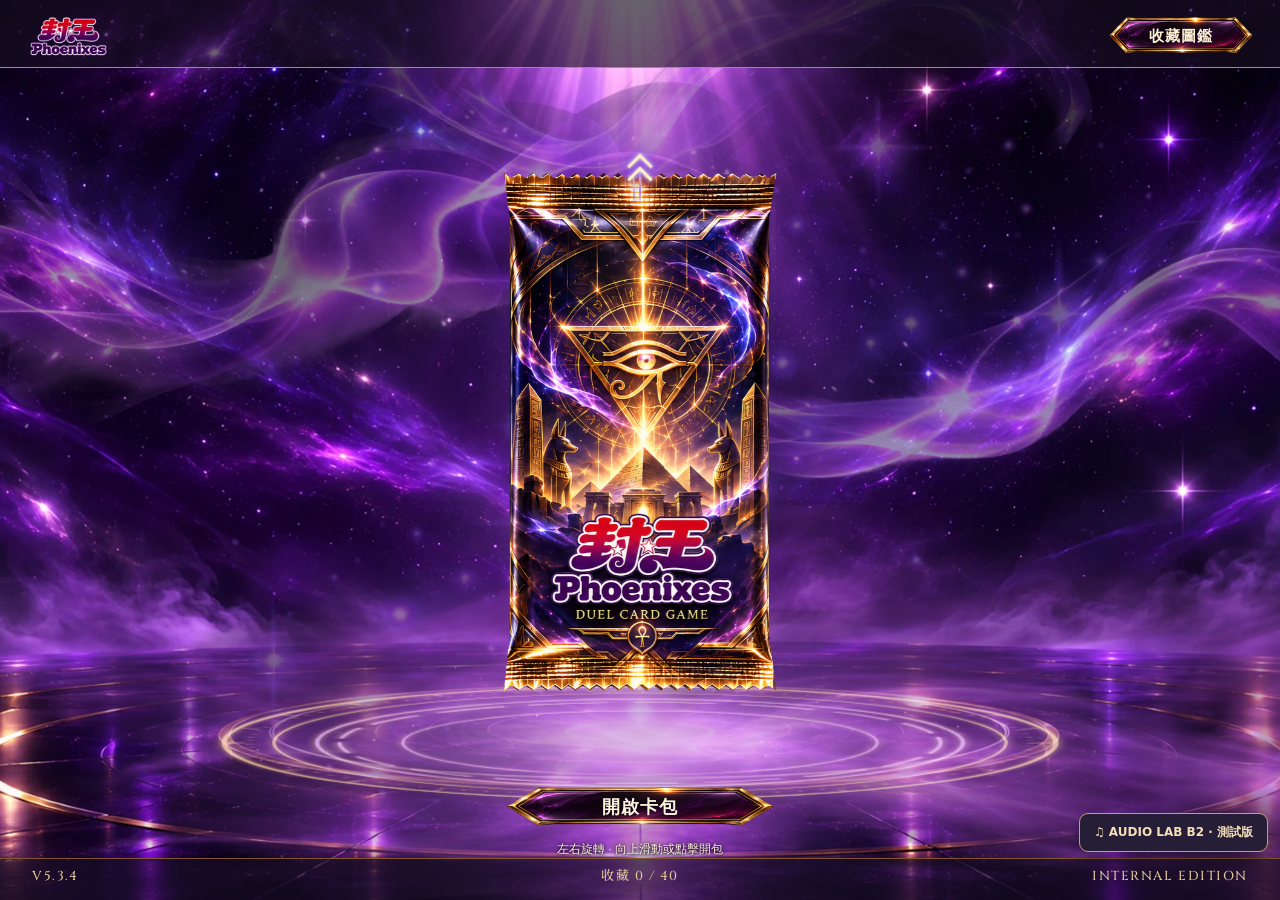
<file: audio-lab-v2.html>
<!doctype html><html lang="zh-Hant"><meta charset="utf-8"><meta name="robots" content="noindex,nofollow"><meta name="viewport" content="width=device-width,initial-scale=1,viewport-fit=cover"><title>V5.4 Audio Lab B2 — Draw! Duel Start.</title><script src="./audio-lab/lab-v2.js"></script><meta name="description" content="一款以封王日常為靈感的非官方二創卡牌收藏遊戲。開啟卡包、揭曉未知卡牌，完成你的專屬收藏。"><link rel="icon" href="./assets/ui/phoenixes-logo.webp" type="image/webp"><link rel="icon" href="./assets/ui/phoenixes-favicon-v1.svg" type="image/svg+xml" sizes="any"><link rel="preload" as="image" href="./assets/pack-v39/pack-front.webp" fetchpriority="high"><link rel="preload" as="image" href="./assets/pack-v39/foil-mask.webp" fetchpriority="high" crossorigin="anonymous"><link rel="preload" as="image" href="./assets/vfx-purple/background.webp" fetchpriority="high"><link rel="preconnect" href="https://fonts.gstatic.com" crossorigin><link rel="stylesheet" href="https://fonts.googleapis.com/css2?family=Cinzel:wght@500&amp;family=Noto+Serif+TC:wght@500&amp;text=V5.3.4%200123456789%2FINTERNAL%20EDITION%E6%94%B6%E8%97%8F&amp;display=swap" media="print" onload="this.media='all'"><script>
document.documentElement.classList.add('intro-pending');
window.phoenixesIntroBoot=performance.now();
window.phoenixesIntroWatchdog=setTimeout(()=>{document.documentElement.classList.remove('intro-pending');const cover=document.getElementById('intro-cover');if(cover)cover.remove();const main=document.querySelector('main');if(main)main.inert=false;window.phoenixesIntroDone=true},8000);
</script><style>
*{box-sizing:border-box}body{margin:0;background:#080910;color:#e8e4ef;font:14px Arial,sans-serif}main{max-width:1100px;margin:auto}header,footer,nav{padding:18px;display:flex;gap:10px;align-items:center;flex-wrap:wrap}header b{font-size:22px;letter-spacing:5px}button{cursor:pointer;background:#21182f;color:#eee;border:1px solid #75668e;border-radius:5px;padding:12px}button:disabled{opacity:.4}#stage{height:min(650px,75vh);min-height:440px;position:relative;overflow:hidden;isolation:isolate;background:#080910}.world,.gold,.fog,.light,.dust,.fx,.scene,.hand{position:absolute;inset:0}.world{background:radial-gradient(ellipse at 50% 38%,#302343,#141320 45%,#080910 80%);transition:transform 1.2s}.gold{background:radial-gradient(ellipse at 50% 38%,#67471d,#251b13 45%,#080910 80%);opacity:0;transition:opacity .65s}.srworld .gold{opacity:1}.light{background:conic-gradient(from 151deg at 50% 0%,transparent,#d4c4ff27 16deg,#e9dfff35 29deg,transparent 58deg);animation:breathe 8s infinite}.srworld .light{background:conic-gradient(from 151deg at 50% 0%,transparent,#ffdf9455 25deg,transparent 58deg)}.fog{inset:auto -30% 15%;height:150px;background:radial-gradient(ellipse,#a58ec530,transparent 65%);animation:fog 18s infinite alternate}.floor{position:absolute;left:8%;right:8%;bottom:15%;height:90px;border:1px solid #b9a6df44;border-radius:50%;background:radial-gradient(ellipse,#a48be23b,transparent 70%);box-shadow:0 15px 35px #0009}.srworld .floor{background:radial-gradient(ellipse,#ffcd7066,transparent 70%)}.dust i,.motes i{position:absolute;border-radius:50%;background:#e3d3ff;width:var(--s);height:var(--s);animation:dust var(--t) linear infinite;animation-delay:var(--delay);pointer-events:none}.srworld .dust i,.motes i{background:#ffe4a0}.sweep:after{content:'';position:absolute;inset:0;background:linear-gradient(110deg,transparent 30%,#e5dcff55 48%,#fff6 50%,transparent 60%);animation:shine 5s infinite;pointer-events:none}.charge .world{transform:scale(1.07)}.hand{pointer-events:none;z-index:3;transition:opacity .65s}.srworld .hand{opacity:.12}.slot{position:absolute;left:50%;top:43%;width:var(--cw);height:calc(var(--cw)*1.48);transform:translate(calc(-50% + var(--x)),calc(-50% + var(--y))) rotate(var(--r));transform-origin:50% 90%;pointer-events:auto;cursor:pointer}.body,.inner,.face,.tilt{position:absolute;inset:0}.body{perspective:900px;transition:transform .22s}.slot:hover .body{transform:translateY(-9px)}.inner{transform-style:preserve-3d;transition:transform var(--flip,.55s) cubic-bezier(.2,.7,.2,1)}.open .inner{transform:rotateY(180deg)}.face{backface-visibility:hidden;border:1px solid #b8afc7;border-radius:5px;overflow:hidden;box-shadow:0 8px 18px #000b}.back{display:grid;place-content:center;text-align:center;background:radial-gradient(ellipse,#3b344c,#191824 48%,#090a10);font-size:36px}.back small{font-size:9px;letter-spacing:2px}.front{transform:rotateY(180deg);background:linear-gradient(135deg,#aaa2b7,#292735 16%,#393444 48%,#1e1d29 78%,#91879f);padding:5px;display:flex;flex-direction:column;text-align:center;gap:5px}.art{flex:1;display:grid;place-items:center;background:radial-gradient(ellipse,var(--art),#10111b 75%);font-size:65px}.name{font-size:12px;background:#13121b;padding:6px}.rank{font-size:10px}.sr.open .face{border-color:#ffe5a3;box-shadow:0 0 17px #efbd62aa}.label{position:absolute;bottom:-22px;width:100%;text-align:center}.scene{display:none;z-index:6;background:#07080e66;overflow:hidden}.scene.active{display:block}.scene.normal{background:#07080ecc}.hero{position:absolute;left:50%;top:48%;width:190px;height:282px;transform:translate(-50%,-50%);perspective:850px;z-index:3;touch-action:none;cursor:grab}.tilt{transform-style:preserve-3d;transition:transform .22s}.tilt.tracking{transition:none}.aura,.rays,.halo,.ribbon{position:absolute;left:50%;top:46%;transform:translate(-50%,-50%);pointer-events:none;opacity:0}.aura{width:500px;height:500px;background:radial-gradient(circle,#fff1ba55,#d89d3933 26%,transparent 70%)}.rays{width:650px;height:650px;background:repeating-conic-gradient(from 0deg,#ffdc8533 0deg,transparent 5deg,transparent 20deg);mask-image:radial-gradient(circle,black,transparent 70%)}.halo{width:365px;height:365px;border:2px dashed #f7d18a88;border-radius:50%;box-shadow:0 0 25px #ffcf7544,inset 0 0 20px #ffcf7544}.ribbon{width:440px;height:330px;border:2px solid transparent;border-top-color:#ffe6a3;border-bottom-color:#ffb83b88;border-radius:50%;box-shadow:0 -3px 12px #ffce6555}.ribbon.fore{z-index:4;width:380px;height:300px}.hold .aura{opacity:1;animation:pulse 3.5s infinite}.hold .rays{opacity:.8;animation:spin 48s linear infinite}.hold .halo{opacity:.85;animation:reverse 28s linear infinite}.hold .ribbon{opacity:.8;animation:spin 12s linear infinite}.hold .ribbon.fore{opacity:.55;animation:reverse 9s linear infinite}.motes{position:absolute;inset:0;pointer-events:none;display:none}.hold .motes{display:block}.title{position:absolute;top:15px;width:100%;text-align:center;font-size:48px;font-weight:900;letter-spacing:10px;color:#ffdf91;text-shadow:0 3px #a06c28,0 0 25px #f2bd69;opacity:0;pointer-events:none;z-index:5}.title small{display:block;font-size:10px;letter-spacing:6px}.hold .title{opacity:1}.message{position:absolute;bottom:20px;width:100%;text-align:center;pointer-events:none;z-index:5;font-size:11px}.normal .aura,.normal .rays,.normal .halo,.normal .ribbon,.normal .title,.normal .motes{display:none}.spectrum,.metal{position:absolute;inset:-70%;background:repeating-linear-gradient(112deg,transparent 0%,#ffb95322 4%,#fff0ba99 8%,#7fe7ff88 12%,#bb9cff66 16%,transparent 21%);transform:translate(var(--fx,0px),var(--fy,0px)) rotate(var(--fr,0deg));mix-blend-mode:screen;opacity:var(--fo,.38);pointer-events:none}.metal{background:linear-gradient(120deg,transparent 38%,#e7e4ff33 47%,#fff7ee77 50%,transparent 59%)}.crystal{position:absolute;inset:0;background:repeating-conic-gradient(from 20deg,#fff5 0deg 12deg,transparent 12deg 65deg,#9cd8ff33 65deg 80deg,transparent 80deg 120deg);background-size:13px 17px;mix-blend-mode:screen;opacity:.22;pointer-events:none}.sweep{position:absolute;inset:0;pointer-events:none}.fx{z-index:7;pointer-events:none}.spark{position:absolute;left:50%;top:43%;width:2px;height:2px;transform:rotate(var(--a))}.spark i{display:block;width:10px;height:2px;background:var(--c);box-shadow:0 0 4px var(--c);animation:out .8s both}.spark.in i{animation:in .7s both}.flash{position:absolute;inset:0;opacity:0}.wave{position:absolute;left:50%;top:46%;width:100px;height:100px;margin:-50px;border:2px solid #e3d4ff;border-radius:50%;opacity:0}.actions{position:absolute;bottom:20px;width:100%;text-align:center;z-index:4}.actions button{min-width:190px;background:linear-gradient(135deg,#d9cbe9,#8b79b1);color:#181321;font-weight:bold;letter-spacing:3px}.hint{margin-top:9px;font-size:11px;color:#b1a5c3}.chapter{position:absolute;top:18px;width:100%;text-align:center;letter-spacing:5px;font-size:10px}.flat .fog,.flat .dust,.flat .light{display:none}[data-level="1"] .dust i:nth-child(n+7),[data-level="2"] .dust i:nth-child(n+4),[data-level="2"] .motes i:nth-child(n+5),[data-level="2"] .ribbon.fore,[data-level="2"] .crystal{display:none}[data-level="2"] .fog,[data-level="2"] .light,[data-level="2"] .hold .rays,[data-level="2"] .hold .halo,[data-level="2"] .hold .ribbon{animation:none}.collection{position:absolute;inset:0;background:#101019fa;z-index:5;padding:16px;overflow:auto;display:none}.grid{display:grid;grid-template-columns:repeat(auto-fill,minmax(75px,1fr));gap:8px}.tile{aspect-ratio:.72}.hidden{visibility:hidden}.paused *{animation-play-state:paused!important}@keyframes breathe{50%{opacity:.45}}@keyframes fog{from{transform:translateX(-8%)}to{transform:translateX(8%)}}@keyframes dust{0%{transform:translateY(40px);opacity:0}25%,70%{opacity:.65}100%{transform:translate(25px,-90px);opacity:0}}@keyframes shine{0%,40%{transform:translateX(-120%)}75%,100%{transform:translateX(120%)}}@keyframes spin{to{transform:translate(-50%,-50%) rotate(360deg)}}@keyframes reverse{to{transform:translate(-50%,-50%) rotate(-360deg)}}@keyframes pulse{50%{opacity:.65;transform:translate(-50%,-50%) scale(.94)}}@keyframes out{0%{opacity:1}100%{transform:translateX(var(--d)) scale(.1);opacity:0}}@keyframes in{0%{transform:translateX(var(--d));opacity:0}30%{opacity:1}100%{opacity:0}}@media(max-width:480px){.hero{width:155px;height:232px}.title{font-size:35px}.name{font-size:8px}.art{font-size:35px}}
.face.front:has(.real-card){padding:0;display:block;background:#14121c}.real-card{position:absolute;inset:0;width:100%;height:100%;object-fit:contain;pointer-events:none;user-select:none}.tile .thumb{width:100%;height:100%;object-fit:contain;display:block}.tile:has(.thumb){padding:0;overflow:hidden}/* Production card presentation */ main{max-width:1400px}#stage{height:min(780px,82vh);min-height:440px}.face:has(.real-card),.sr.open .face:has(.real-card){border:0;border-radius:0;background:transparent;box-shadow:none;padding:0}.real-card{object-fit:contain}.hero{width:min(300px,64vw,calc((min(780px,82vh) - 155px)/1.48));height:auto;aspect-ratio:1/1.48}.hero.sr .real-card,.slot.sr.open .front .real-card{filter:drop-shadow(0 0 8px #efbd6266)}.grid{grid-template-columns:repeat(auto-fill,minmax(115px,1fr));gap:12px;margin-top:12px}.tile:has(.thumb){border:0;background:transparent;border-radius:0}.tile .thumb{object-fit:contain}main>nav,#status{display:none!important}@media(max-width:480px){.hero{width:min(220px,62vw,calc((max(440px,82vh) - 155px)/1.48))}.grid{grid-template-columns:repeat(auto-fill,minmax(82px,1fr));gap:8px}} /* Clear artwork and isolated reveal layout */ .crystal{display:none!important}.spectrum,.metal{opacity:0;transition:opacity .18s;mix-blend-mode:screen}.tilt.tracking .spectrum{opacity:calc(var(--fo,.38)*.30)}.tilt.tracking .metal{opacity:.13}.sweep:after{opacity:.20}.hero.sr .real-card,.slot.sr.open .front .real-card{filter:none}.hero{top:51%;width:min(300px,64vw,calc((max(440px,min(780px,82vh)) - 185px)/1.48))}.title{top:10px;font-size:clamp(28px,5vh,44px);line-height:1.05}.title small{margin-top:5px}.message{bottom:14px}.stage-unused{display:none}#stage:has(.scene.active) .actions,#stage:has(.scene.active) .chapter{visibility:hidden}.ribbon.fore{z-index:2}@media(max-width:480px){.hero{width:min(220px,62vw,calc((max(440px,min(780px,82vh)) - 145px)/1.48))}.title{font-size:30px}}/* V3.3 atmosphere and performance: composited static layers */ .atmos-depth,.atmos-foreground{position:absolute;inset:0;pointer-events:none}.atmos-depth{background:radial-gradient(ellipse at 50% 76%,#a38ad42a,transparent 44%),linear-gradient(108deg,transparent 19%,#b5a0ed0c 30%,transparent 43%),linear-gradient(252deg,transparent 19%,#b5a0ed0c 30%,transparent 43%),radial-gradient(ellipse at 50% 42%,transparent 36%,#03040a99 100%)}.atmos-foreground{background:radial-gradient(circle at 8% 68%,#d9c9ff25 0,transparent 1.6%),radial-gradient(circle at 91% 25%,#bca2ff25 0,transparent 1.2%),radial-gradient(circle at 82% 84%,#d9c9ff20 0,transparent 2%),radial-gradient(circle at 16% 17%,#d9c9ff22 0,transparent 1%);animation:ambientDrift 14s ease-in-out infinite alternate}.srworld .atmos-depth{background:radial-gradient(ellipse at 50% 76%,#ffc85b30,transparent 48%),linear-gradient(108deg,transparent 19%,#ffd47b15 30%,transparent 43%),linear-gradient(252deg,transparent 19%,#ffd47b15 30%,transparent 43%),radial-gradient(ellipse at 50% 42%,transparent 36%,#03040a99 100%)}@keyframes ambientDrift{from{transform:translate3d(-5px,3px,0);opacity:.45}to{transform:translate3d(6px,-5px,0);opacity:.85}}.charge .fog,.charge .dust i,.charge .atmos-foreground,.charge .light,.tear .fog,.tear .dust i,.srworld .fog,.srworld .dust i,.srworld .atmos-foreground,.srworld .light{animation-play-state:paused}.spark i{box-shadow:none}.slot.sr-revealed .body:before{content:'';position:absolute;inset:-12%;background:radial-gradient(ellipse,#ffcc6944 20%,#ffca6328 52%,transparent 74%);pointer-events:none;animation:srAmbient 3s ease-in-out infinite}.slot.sr-revealed .body:after{content:'';position:absolute;inset:-3px;border:1px solid #ffda86aa;border-radius:4px;box-shadow:0 0 12px #ffc45b66;pointer-events:none;animation:srAmbient 3s ease-in-out infinite}.slot.sr-revealed .label{color:#ffe0a0;font-weight:900;letter-spacing:2px;text-shadow:0 0 8px #e9a43b}.slot.sr-revealed .label:before,.slot.sr-revealed .label:after{content:'✦';font-size:9px;margin:0 6px;display:inline-block;animation:srAmbient 2.4s ease-in-out infinite}.slot.sr-revealed .label:after{animation-delay:-1.2s}@keyframes srAmbient{0%,100%{opacity:.48}50%{opacity:1}}[data-level="1"] .atmos-foreground,[data-level="2"] .atmos-foreground,[data-level="2"] .slot.sr-revealed .body:before,[data-level="2"] .slot.sr-revealed .body:after,[data-level="2"] .slot.sr-revealed .label:before,[data-level="2"] .slot.sr-revealed .label:after{animation:none}[data-level="2"] .atmos-foreground{display:none}.flat .atmos-depth,.flat .atmos-foreground{display:none}/* V3.4: borderless rare aura, foreground depth and reading zoom */ .slot.sr-revealed .body:after{border:0;box-shadow:none;inset:-16%;background:radial-gradient(ellipse at 18% 30%,#ffe3a4aa 0,transparent 1.5%),radial-gradient(ellipse at 85% 15%,#ffe3a4bb 0,transparent 1.3%),radial-gradient(ellipse at 92% 72%,#ffe3a4aa 0,transparent 1.5%),radial-gradient(ellipse at 10% 84%,#ffe3a4bb 0,transparent 1.2%);animation:rareDrift 4s ease-in-out infinite}.slot.sr-revealed .body:before{inset:-23%;background:radial-gradient(ellipse,#ffcf704d 25%,#ffc35b35 48%,transparent 72%)}@keyframes rareDrift{0%,100%{transform:translateY(5px);opacity:.45}50%{transform:translateY(-9px);opacity:1}}.atmos-foreground{z-index:2;background:radial-gradient(circle at 8% 68%,#d9c9ff65 0,transparent 2.2%),radial-gradient(circle at 91% 25%,#bca2ff65 0,transparent 1.8%),radial-gradient(circle at 82% 84%,#d9c9ff55 0,transparent 2.7%),radial-gradient(circle at 16% 17%,#d9c9ff55 0,transparent 1.6%),radial-gradient(circle at 74% 12%,#c4adff45 0,transparent 1.2%)}.scene.reading{position:fixed;inset:0;z-index:1000;background:#080910e8}.scene.reading .hero{top:50%;width:min(88vw,calc((100dvh - 115px)/1.48),580px);height:auto}.scene.reading.normal .hero{width:min(92vw,calc((100dvh - 75px)/1.48),620px)}.scene.reading .title{top:8px;font-size:clamp(22px,4vh,36px)}.scene.reading .message{bottom:max(10px,env(safe-area-inset-bottom));font-size:12px}.scene.zoomed .hero{transform:translate(-50%,-50%) translate(var(--panx,0px),var(--pany,0px)) scale(var(--zoom,1));z-index:8}.scene.zoomed .spectrum,.scene.zoomed .sweep,.scene.zoomed .metal,.scene.zoomed .ribbon,.scene.zoomed .motes,.scene.zoomed .rays,.scene.zoomed .halo{visibility:hidden;animation-play-state:paused}.scene.zoomed .title{visibility:hidden}.scene.zoomed .message{z-index:10;pointer-events:none}.scene.reading .hero .real-card{image-rendering:auto}[data-level="2"] .slot.sr-revealed .body:after{animation:none;opacity:.5}/* Modal input isolation */ #stage:has(.scene.active) .slot,#stage:has(.scene.active) .grid,#stage:has(.scene.active) .actions{pointer-events:none!important}#stage .scene.active{pointer-events:auto!important;touch-action:none;isolation:isolate;z-index:1000}#stage .scene.active .hero{pointer-events:auto;touch-action:none}#stage .scene.active .hero img{pointer-events:none;-webkit-user-drag:none;user-select:none}/* V3.5 lightweight environmental choreography */ .ground-mist,.env-beams,.env-pulse,.near-field{position:absolute;pointer-events:none}.ground-mist{left:-12%;right:-12%;bottom:12%;height:23%;background:radial-gradient(ellipse at 30% 65%,#b4a0e32c,transparent 52%),radial-gradient(ellipse at 72% 55%,#8874bf32,transparent 54%);animation:mist35 22s ease-in-out infinite alternate}.env-beams{inset:0;background:conic-gradient(from 155deg at 38% 0%,transparent 0deg,#b7a1ff15 10deg,transparent 24deg),conic-gradient(from 178deg at 65% 0%,transparent 0deg,#d6c4ff12 9deg,transparent 23deg);opacity:.65;transition:opacity .45s,transform .9s}.env-pulse{left:8%;right:8%;bottom:15%;height:16%;border-radius:50%;background:radial-gradient(ellipse,#d8c8ff55 0%,#a88aff28 42%,transparent 72%);opacity:0}.near-field{inset:0;z-index:3;background:radial-gradient(circle at 5% 43%,#d5c3ff45 0,transparent 2.2%),radial-gradient(circle at 94% 76%,#b7a1ff55 0,transparent 2.8%),radial-gradient(circle at 18% 91%,#c5b3ff40 0,transparent 2%),radial-gradient(circle at 88% 12%,#e2d5ff35 0,transparent 1.8%);animation:near35 17s ease-in-out infinite alternate}.charge .env-beams{opacity:1;transform:scaleX(.65)}.charge .ground-mist,.charge .near-field,.tear .ground-mist,.tear .near-field,.srworld .ground-mist,.srworld .near-field{animation-play-state:paused}.tear .env-pulse{animation:pulse35 .85s ease-out both}.arriving .env-pulse{animation:pulse35 .85s ease-out both}.srworld .env-beams{background:conic-gradient(from 155deg at 38% 0%,transparent 0deg,#ffd68a28 10deg,transparent 24deg),conic-gradient(from 178deg at 65% 0%,transparent 0deg,#ffe4a522 9deg,transparent 23deg);opacity:1}.srworld .ground-mist{background:radial-gradient(ellipse at 50% 60%,#ffca633b,transparent 68%)}.srworld .near-field{opacity:.25}.floor{border-color:transparent;box-shadow:none}.flat .ground-mist,.flat .env-beams,.flat .env-pulse,.flat .near-field{display:none}[data-level="1"] .near-field,[data-level="2"] .ground-mist{animation:none}[data-level="2"] .near-field{display:none}@keyframes mist35{from{transform:translate3d(-3%,0,0);opacity:.55}to{transform:translate3d(3%,-5%,0);opacity:.85}}@keyframes near35{from{transform:translate3d(-5px,5px,0);opacity:.55}to{transform:translate3d(5px,-7px,0);opacity:.9}}@keyframes pulse35{0%{transform:scale(.55);opacity:0}22%{opacity:.9}100%{transform:scale(1.15);opacity:0}}@media(prefers-reduced-motion:reduce){.ground-mist,.near-field{animation:none}.env-beams{transition:none}}/* V3.5.1 preview input and full-size SR */ #stage .scene.active .hero,#stage .scene.active .hero *{user-select:none;-webkit-user-select:none;-webkit-user-drag:none;touch-action:none}#stage .scene.active .hero img{pointer-events:none!important}#stage .scene.active .hero .inner,#stage .scene.active .hero .face,#stage .scene.active .hero .tilt{pointer-events:none}#stage .scene.active .hero{cursor:grab}#stage .scene.active .hero:active{cursor:grabbing}.scene.reading .hero{width:min(88vw,calc((100dvh - 115px)/1.48),580px)} /* Full viewport atmosphere and larger pack */ body{min-height:100dvh;background:radial-gradient(ellipse at 50% 40%,#302343,#141320 48%,#080910 85%);background-attachment:fixed}main{max-width:none;width:100%;min-height:100dvh}#stage{min-height:max(440px,calc(100dvh - 100px));height:auto}header,footer{padding-inline:clamp(8px,2vw,28px)}.floor{left:max(8%,calc(50% - 580px));right:max(8%,calc(50% - 580px))}@media(max-width:600px){#stage{min-height:max(440px,calc(100dvh - 100px))}}/* V3.6.1: transparent card faces, prebuilt deal, composited atmosphere */ header{display:flex;align-items:center;gap:clamp(6px,1vw,16px)}header #book{margin-left:auto;flex-shrink:0}.slot .face.front:has(.real-card),.hero .face.front:has(.real-card){background:transparent!important;border:0!important;box-shadow:none!important}.near-field{background:radial-gradient(circle at 5% 43%,#e6d8ff88 0,transparent 1.5%),radial-gradient(circle at 94% 76%,#c5adff77 0,transparent 2%),radial-gradient(circle at 18% 91%,#c5b3ff66 0,transparent 1.6%),radial-gradient(circle at 88% 12%,#e2d5ff66 0,transparent 1.3%)}.atmos-foreground{background:radial-gradient(circle at 8% 68%,#d9c9ffbb 0 1px,transparent 3px),radial-gradient(circle at 91% 25%,#bca2ffaa 0 1px,transparent 3px),radial-gradient(circle at 82% 84%,#d9c9ffbb 0 1px,transparent 4px),radial-gradient(circle at 16% 17%,#d9c9ffaa 0 1px,transparent 3px),radial-gradient(circle at 74% 12%,#c4adffaa 0 1px,transparent 3px),radial-gradient(circle at 24% 76%,#c4adff99 0 1px,transparent 3px)}.ground-mist{background:radial-gradient(ellipse at 30% 65%,#b4a0e33a,transparent 52%),radial-gradient(ellipse at 72% 55%,#8874bf40,transparent 54%)}.charge .atmos-foreground,.tear .atmos-foreground,.tear .near-field,.tear .fog,.tear .dust i{animation-play-state:paused}.tear .env-beams{transition:none;opacity:.65}.charge .env-beams{will-change:transform,opacity}@media(max-width:480px){header{flex-wrap:wrap}header #book{margin-left:auto}}/* V3.6.1: isolate decorative motion during critical opening */ .charge .ground-mist,.charge .near-field,.charge .atmos-foreground,.tear .ground-mist,.tear .near-field,.tear .atmos-foreground{animation-play-state:paused} /* V3.7 texture-based atmosphere; gameplay timeline unchanged */
.world{background:#10091e url('./assets/vfx-purple/background.webp') center center/cover no-repeat}
.purple-vfx{position:absolute;inset:0;overflow:hidden;pointer-events:none}
.purple-vfx>div{position:absolute;pointer-events:none;background-repeat:no-repeat;background-position:center;background-size:contain}
.pv-flow{width:76%;height:58%;opacity:.48;animation:pvDrift 19s ease-in-out infinite alternate}
.pv-a{background-image:url('./assets/vfx-purple/flow-a.webp');left:-27%;top:3%;--dx:12%;--dy:9%;--rot:12deg}
.pv-b{background-image:url('./assets/vfx-purple/flow-b.webp');right:-26%;top:12%;--dx:-15%;--dy:-8%;--rot:-12deg;animation-duration:24s;animation-delay:-9s}
.pv-c{background-image:url('./assets/vfx-purple/flow-c.webp');left:12%;top:39%;width:76%;height:38%;opacity:.24;--dx:9%;--dy:-12%;--rot:5deg;animation-duration:28s;animation-delay:-15s}
.pv-mist{background-image:url('./assets/vfx-purple/mist.webp');left:-15%;bottom:4%;width:130%;height:38%;opacity:.27;animation:pvMist 26s ease-in-out infinite alternate}
.pv-stars{background-image:url('./assets/vfx-purple/particles.webp');left:0;top:0;width:100%;height:100%;background-size:cover!important;opacity:.30;animation:pvStars 22s ease-in-out infinite alternate}
.pv-flare{background-image:url('./assets/vfx-purple/flare.webp');left:35%;bottom:5%;width:30%;height:32%;opacity:.32;animation:pvGlow 8s ease-in-out infinite alternate}
@keyframes pvDrift{from{transform:translate3d(0,0,0) rotate(-5deg)}to{transform:translate3d(var(--dx),var(--dy),0) rotate(var(--rot))}}
@keyframes pvMist{to{transform:translate3d(9%,-5%,0)}}
@keyframes pvStars{to{transform:translate3d(2%,-3%,0) scale(1.04);opacity:.45}}
@keyframes pvGlow{to{transform:scale(1.12);opacity:.52}}
#stage:not(.srworld) .world>.light,#stage:not(.srworld) .world>.floor,#stage:not(.srworld) .world>.fog,#stage:not(.srworld) .world>.dust,#stage:not(.srworld) .world>.atmos-depth,#stage:not(.srworld) .world>.atmos-foreground,#stage:not(.srworld) .world>.ground-mist,#stage:not(.srworld) .world>.env-beams,#stage:not(.srworld) .world>.env-pulse,#stage:not(.srworld)>.near-field{visibility:hidden}
.charge .purple-vfx>div,.tear .purple-vfx>div,.paused .purple-vfx>div,.srworld .purple-vfx>div{animation-play-state:paused}
.srworld .purple-vfx,.flat .purple-vfx{visibility:hidden}
[data-level="1"] .pv-c,[data-level="1"] .pv-stars,[data-level="2"] .pv-c,[data-level="2"] .pv-stars,[data-level="2"] .pv-b{display:none}
[data-level="2"] .purple-vfx>div{animation:none}
@media(prefers-reduced-motion:reduce){.purple-vfx>div{animation:none}}
/* V3.7.1 continuous texture choreography */
.pv-flow{animation:pvOrbit 22s linear infinite;--sx:1;--sy:1}
.pv-a{--dx:13%;--dy:8%;--rot:7deg;--sx:1.08;--sy:.94}
.pv-b{--dx:-13%;--dy:-8%;--rot:-7deg;--sx:.95;--sy:1.08;animation-duration:27s;animation-delay:-11s}
.pv-c{--dx:8%;--dy:-7%;--rot:4deg;--sx:1.05;--sy:.96;animation-duration:31s;animation-delay:-17s}
@keyframes pvOrbit{0%,100%{transform:translate3d(0,0,0) rotate(0) scale(1);opacity:.36}25%{transform:translate3d(var(--dx),0,0) rotate(var(--rot)) scale(var(--sx),var(--sy));opacity:.48}50%{transform:translate3d(var(--dx),var(--dy),0) rotate(0) scale(1.04,1);opacity:.42}75%{transform:translate3d(0,var(--dy),0) rotate(calc(var(--rot) * -1)) scale(var(--sy),var(--sx));opacity:.30}}
.pv-mist{left:-30%;width:160%;height:43%;bottom:1%;background-size:100% 100%;opacity:.48;animation:pvMistLoop 20s linear infinite}
.pv-mist-near{left:-25%;width:150%;height:30%;bottom:-5%;opacity:.32;animation:pvMistNear 25s linear infinite;animation-delay:-8s}
@keyframes pvMistLoop{0%,100%{transform:translate3d(-9%,0,0) scale(1);opacity:.38}25%{transform:translate3d(0,-3%,0) scale(1.04);opacity:.53}50%{transform:translate3d(9%,0,0) scale(1.08);opacity:.46}75%{transform:translate3d(0,3%,0) scale(1.04);opacity:.42}}
@keyframes pvMistNear{0%,100%{transform:translate3d(10%,0,0) scale(1);opacity:.28}25%{transform:translate3d(0,3%,0) scale(1.05);opacity:.38}50%{transform:translate3d(-10%,0,0) scale(1.08);opacity:.32}75%{transform:translate3d(0,-3%,0) scale(1.05);opacity:.25}}
.pv-stars{animation:pvStarLoop 29s linear infinite}
@keyframes pvStarLoop{0%,100%{transform:translate3d(0,0,0);opacity:.30}25%{transform:translate3d(2%,-2%,0);opacity:.42}50%{transform:translate3d(0,-4%,0);opacity:.34}75%{transform:translate3d(-2%,-2%,0);opacity:.25}}
[data-level="1"] .pv-mist-near,[data-level="2"] .pv-mist-near{display:none}
[data-level="2"] .pv-a{animation:pvOrbit 30s linear infinite}
[data-level="2"] .pv-mist:not(.pv-mist-near){animation:pvMistLoop 30s linear infinite}
[data-level="2"] .pv-flare{animation:none}
.charge .purple-vfx>div,.tear .purple-vfx>div,.paused .purple-vfx>div,.srworld .purple-vfx>div{animation-play-state:paused!important}
@media(prefers-reduced-motion:reduce){.purple-vfx>div{animation:none!important}}
/* V3.7.2 */
.pv-flow canvas{width:100%;height:100%;display:none;object-fit:contain}.pv-flow.gl-ready canvas{display:block}
.pv-flow.gl-ready{background-image:none}
.pv-mist{left:0;width:145%;height:48%;bottom:-2%;animation:pvCross 32s linear infinite;opacity:.48}
.pv-mist-near{left:0;width:145%;height:39%;bottom:-7%;animation:pvCross 32s -16s linear infinite;opacity:.40}
@keyframes pvCross{0%{transform:translate3d(-101%,0,0)}100%{transform:translate3d(70%,0,0)}}
[data-level="1"] .pv-mist-near,[data-level="2"] .pv-mist-near{display:block}
[data-level="2"] .pv-mist:not(.pv-mist-near){animation:pvCross 40s linear infinite}
[data-level="2"] .pv-mist-near{animation:pvCross 40s -20s linear infinite}
@media(prefers-reduced-motion:reduce){.purple-vfx>div{animation:none!important}}
/* V3.7.3 spatial orbit and slow fog */
.pv-flow{left:50%;right:auto;top:45%;width:76%;height:58%;animation:pvSpatial 42s linear infinite}
.pv-b{animation-delay:-14s}.pv-c{animation-delay:-28s;width:66%;height:48%}
@keyframes pvSpatial{0%,100%{transform:translate3d(-105%,-55%,0) rotate(-18deg) scale(.92,.78);opacity:.43}12.5%{transform:translate3d(-90%,-85%,0) rotate(-9deg) scale(.82,.68);opacity:.28}25%{transform:translate3d(-50%,-100%,0) rotate(0deg) scale(.72,.62);opacity:.22}37.5%{transform:translate3d(-10%,-85%,0) rotate(9deg) scale(.82,.68);opacity:.28}50%{transform:translate3d(5%,-55%,0) rotate(18deg) scale(.92,.78);opacity:.43}62.5%{transform:translate3d(-10%,-25%,0) rotate(9deg) scale(1.08,.94);opacity:.49}75%{transform:translate3d(-50%,-10%,0) rotate(0deg) scale(1.16,1);opacity:.42}87.5%{transform:translate3d(-90%,-25%,0) rotate(-9deg) scale(1.08,.94);opacity:.49}}
.pv-mist{width:190%;height:51%;animation:pvCrossSlow 70s linear infinite}
.pv-mist-near{height:43%;animation:pvCrossSlow 70s -35s linear infinite}
@keyframes pvCrossSlow{0%{transform:translate3d(-101%,0,0) scaleY(.92)}25%{transform:translate3d(-62%,0,0) scaleY(1.12)}50%{transform:translate3d(-24%,0,0) scaleY(.95)}75%{transform:translate3d(15%,0,0) scaleY(1.1)}100%{transform:translate3d(54%,0,0) scaleY(.92)}}
.pv-mist canvas{width:100%;height:100%;display:none}.pv-mist.gl-ready canvas{display:block}.pv-mist.gl-ready{background-image:none}
[data-level="2"] .pv-a{animation:pvSpatial 54s linear infinite}
[data-level="2"] .pv-mist:not(.pv-mist-near){animation:pvCrossSlow 80s linear infinite}
[data-level="2"] .pv-mist-near{animation:pvCrossSlow 80s -40s linear infinite}
@media(prefers-reduced-motion:reduce){.purple-vfx>div{animation:none!important}}
/* V3.7.5 continuous composited motion during opening */
.charge .purple-vfx>div,.tear .purple-vfx>div{animation-play-state:running!important}
.paused .purple-vfx>div,.srworld .purple-vfx>div{animation-play-state:paused!important}
/* V3.7.4 aurora motion only */
.pv-flow{width:76%;height:58%;animation:pvAurora 49s ease-in-out infinite}
.pv-a{left:-23%;top:0;--ax:15%;--ay:8%;--ar:8deg}
.pv-b{left:auto;right:-23%;top:9%;--ax:-15%;--ay:-7%;--ar:-9deg;animation-duration:57s;animation-delay:-19s}
.pv-c{left:20%;top:-18%;width:66%;height:48%;--ax:9%;--ay:12%;--ar:5deg;animation-duration:63s;animation-delay:-32s}
@keyframes pvAurora{0%,100%{transform:translate3d(0,0,0) rotate(-3deg) scale(1);opacity:.39}28%{transform:translate3d(var(--ax),var(--ay),0) rotate(var(--ar)) scale(1.06,.96);opacity:.44}57%{transform:translate3d(calc(var(--ax)*.35),calc(var(--ay)*-1),0) rotate(2deg) scale(.98,1.04);opacity:.36}79%{transform:translate3d(calc(var(--ax)*-.25),calc(var(--ay)*.4),0) rotate(-5deg) scale(1.02,1);opacity:.41}}
[data-level="2"] .pv-a{animation:pvAurora 60s ease-in-out infinite}
@media(prefers-reduced-motion:reduce){.pv-flow{animation:none!important}}
/* V3.11.18 reversible swipe opening */
#stage{--pack-width:min(272px,34vw,calc((100dvh - 230px)/2.05));--pack-height:calc(var(--pack-width) * 856 / 450)}
@media(max-width:600px){#stage{--pack-width:min(176px,43vw,calc((100dvh - 180px)/1.6))}}
.zone,.pack-rear{position:absolute;left:50%;top:43%;width:var(--pack-width);height:var(--pack-height);transform:translate(-50%,-50%)}
.zone{z-index:4;perspective:850px;pointer-events:none}
.pack-rear{z-index:2;pointer-events:none}
.pack{position:absolute;inset:0;cursor:grab;touch-action:none;pointer-events:auto;transform-style:preserve-3d;outline:none;user-select:none;-webkit-user-drag:none}
.pack:active{cursor:grabbing}.pack:focus-visible{filter:drop-shadow(0 0 8px #ffe5a1) drop-shadow(0 0 15px #7940ce)}
.zone.spent,.pack-rear.spent{opacity:0}
.zone.spent .pack,.pack-opening .pack,.pack-opening .slot{pointer-events:none}
.pack-opening .slot .body{transform:none}
.pack-turn,.pack-front,.pack-back,.pack-pocket,.pack-piece,.pack-light-origin{position:absolute;inset:0}
.pack-light-origin::after{content:'';position:absolute;left:7%;right:7%;top:5.2%;height:13%;border-radius:50%;background:radial-gradient(ellipse,#fff 0,#fff1c9 18%,#ffc86dba 39%,#a45cff66 61%,transparent 78%);filter:blur(.7px);transform:scale(.58,.22);transform-origin:50% 66%;pointer-events:none}
.pack-turn{transform-style:preserve-3d;transform:rotateY(var(--pack-angle,0deg));transition:transform .55s cubic-bezier(.2,.75,.2,1)}
.pack-turn.dragging{transition:none}
.pack-front,.pack-back{backface-visibility:hidden;-webkit-backface-visibility:hidden;background:center/100% 100% no-repeat}
.pack-front{transform:translateZ(1px);background-image:url('./assets/pack-v39/pack-front.webp')}
.pack-back{transform:rotateY(180deg) translateZ(1px);background-image:url('./assets/pack-v39/pack-back.webp')}
.pack-front::after,.pack-back::after{
  content:'';position:absolute;inset:0;pointer-events:none;opacity:.49;
  background:linear-gradient(108deg,transparent 34%,#ffda9224 47%,#fff4d090 51%,transparent 65%);
  background-size:250% 100%;background-position:var(--foil-pos,50%) 0;
  mask-size:100% 100%;
}
.pack-front::after{mask-image:url('./assets/pack-v39/foil-mask.webp');mask-mode:luminance}
.pack-back::after{mask-image:url('./assets/pack-v39/pack-back.webp')}
.swipe-cue{position:absolute;left:50%;top:-54px;width:56px;height:54px;transform:translateX(-50%);pointer-events:none;transition:opacity .24s ease;filter:drop-shadow(0 0 7px #7c42d9aa)}
.swipe-cue::before,.swipe-cue::after{content:'';position:absolute;left:50%;bottom:0;width:2px;height:34px;border-radius:50%;background:linear-gradient(0deg,transparent,#8e4ce8aa 38%,#fff2c4);transform:translateX(-50%);animation:cueThread 1.7s ease-out infinite}
.swipe-cue::after{left:39%;height:27px;animation-delay:.55s;opacity:.7}
.swipe-cue i{position:absolute;left:50%;display:block;width:18px;height:18px;border-top:3px solid #fff3c5;border-left:3px solid #fff3c5;transform:translateX(-50%) rotate(45deg);filter:drop-shadow(0 0 2px #fff) drop-shadow(0 0 5px #7d3dde);animation:cueLift 1.7s ease-out infinite}
.swipe-cue i:first-child{top:6px}.swipe-cue i:last-child{top:19px;animation-delay:.14s}
@keyframes cueLift{0%{opacity:0;translate:0 8px}34%{opacity:1}100%{opacity:0;translate:0 -10px}}
@keyframes cueThread{0%{opacity:0;transform:translate(-50%,10px) scaleY(.3)}35%{opacity:.9}100%{opacity:0;transform:translate(-50%,-13px) scaleY(1)}}
.pack-opening .swipe-cue,.arriving .swipe-cue,.gesture-active .swipe-cue{opacity:0}
.chapter{display:none}
.pack-pocket,.pack-piece,.pack-light-origin,.pack-band{opacity:0;pointer-events:none}
.pack-pocket{background:url('./assets/pack-v39/pack-open-body.webp') center/100% 100% no-repeat}
.pack-piece{background:center/100% 100% no-repeat}
.pack-piece.left{background-image:url('./assets/pack-v39/tear-left.webp');transform-origin:25% 9%;--preview-x:-18%;--preview-angle:-7deg;--tear-x:-37%;--tear-angle:-33deg}
.pack-piece.right{background-image:url('./assets/pack-v39/tear-right.webp');transform-origin:75% 9%;--preview-x:18%;--preview-angle:8deg;--tear-x:41%;--tear-angle:38deg}
.pack-lining,.pack-plume,.pack-energy{position:absolute;pointer-events:none}
.pack-lining{
  inset:8.5% 11% auto;height:9%;
  background:linear-gradient(180deg,#9a6c3359,#170d24d6),url('./assets/pack-v39/inner-foil.webp') center/100% 100%;
  clip-path:polygon(0 38%,13% 27%,32% 19%,57% 15%,80% 20%,100% 39%,95% 100%,5% 100%);
}
.pack-plume{
  left:50%;bottom:82%;width:220%;height:59%;transform-origin:50% 91%;
  background:
    radial-gradient(ellipse 24% 8% at 50% 91%,#fff6dc,#ffd18b9c 45%,transparent 100%),
    radial-gradient(ellipse 38% 27% at 50% 72%,#ffeab5af,#f2a64553 55%,transparent 100%),
    radial-gradient(ellipse 21% 39% at 50% 52%,#fff2cb7d,#ffcc8443 56%,transparent 100%),
    radial-gradient(ellipse 25% 32% at 35% 60%,#ffdb9b49,transparent 100%),
    radial-gradient(ellipse 25% 32% at 65% 60%,#ffe3a849,transparent 100%);
}
.pack-energy{left:-74%;bottom:82%;width:248%;height:88%;opacity:0;transform-origin:50% 100%}
.pack-energy canvas{width:100%;height:100%;display:block}
.drag-preview .pack-turn,.drag-preview .pack-pocket,.drag-preview .pack-light-origin,.drag-preview .pack-piece{translate:0 calc(var(--pack-height) * .12 * var(--open-progress))}
.drag-preview .pack-turn{opacity:calc(1 - var(--open-progress));clip-path:inset(calc(var(--open-progress) * 7.5%) 0 0)}
.drag-preview .pack-pocket,.drag-preview .pack-piece,.drag-preview .pack-light-origin{opacity:var(--open-progress)}
.drag-preview .pack-piece.left{transform:translateX(calc(var(--open-progress) * -18%)) translateY(calc(var(--open-progress) * -7%)) rotate(calc(var(--open-progress) * -7deg))}
.drag-preview .pack-piece.right{transform:translateX(calc(var(--open-progress) * 18%)) translateY(calc(var(--open-progress) * -7%)) rotate(calc(var(--open-progress) * 8deg))}
.drag-preview .pack-lining{opacity:var(--open-progress);transform:scaleY(calc(.25 + var(--open-progress) * .75));transform-origin:50% 100%}
.drag-preview .pack-plume{opacity:var(--open-progress);transform:translateX(-50%) scale(calc(.30 + var(--open-progress) * .70),calc(.08 + var(--open-progress) * .92))}
.drag-preview .pack-energy{opacity:var(--open-progress)}
.drag-preview .pack-light-origin::after{transform:scale(calc(.58 + var(--open-progress) * .42),calc(.22 + var(--open-progress) * .78))}
.pack-opening .pack-pocket,.pack-opening .pack-light-origin,.pack-opening .slot{will-change:transform}
.pack-band{position:absolute;inset:-27% -39% auto;height:88%;background:center/100% 100% no-repeat}
.pack-band.purple{background-image:url('./assets/pack-v39/energy-purple.webp');--band-start:-20deg;--band-end:20deg}
.pack-band.amber{background-image:url('./assets/pack-v39/energy-gold.webp');--band-start:30deg;--band-end:-18deg}
.charge .pack-band{animation:packChargeBand .92s ease-in-out both}
.tear .pack-band{animation:packReleaseBand .32s ease-out both}
.tear .pack-turn{animation:packUnseal .15s ease-in both}
.tear .pack-piece{animation:packSealTear .68s cubic-bezier(.25,.62,.36,1) both}
/* The pocket covers the hand; the matching light source stays behind it. */
.tear .pack-pocket,.tear .pack-light-origin{animation:packExpose .16s ease-out both,packDrop .94s .39s cubic-bezier(.45,.01,.62,1) forwards}
.tear.gesture-commit .pack-pocket,.tear.gesture-commit .pack-light-origin{opacity:1;animation:packGestureDrop .94s cubic-bezier(.45,.01,.62,1) both;backface-visibility:hidden;-webkit-backface-visibility:hidden}
.tear.gesture-commit .pack-turn{opacity:0;animation:none}
.tear.gesture-commit .pack-piece{translate:0 calc(var(--pack-height) * .12)}
@keyframes packGestureDrop{0%{opacity:1;transform:translateY(12%)} 48%{opacity:1} 100%{opacity:0;transform:translateY(94%)}}
.tear .pack-plume{animation:packLight 1.33s ease-out both}
.slot{--draw-start:translate(calc(-50% + var(--draw-offset)),calc(-50% + var(--pack-height) * .115)) rotate(0deg) perspective(700px) rotateY(0deg) scale(var(--draw-scale))}
.tear .slot{animation:none;transform:var(--draw-start)}
.slot:not(.open) .front,.hero:not(.open) .front{visibility:hidden!important}
.tear .slot{transform-origin:50% 90%}
.zone.spent ~ .hand .slot .body{animation:v5Float var(--float-period,4.6s) ease-in-out infinite}
@media(hover:hover){.zone.spent ~ .hand .slot:hover{z-index:5}.zone.spent ~ .hand .slot:hover .body{transform:translateY(-15px) scale(1.04)}}
@keyframes v5Float{0%,100%{translate:0 0}50%{translate:0 calc(-1 * var(--float-amplitude,4px))}}
@media(prefers-reduced-motion:reduce){.zone.spent ~ .hand .slot .body{animation:none}}
[data-level="2"] .zone.spent ~ .hand .slot .body{--float-amplitude:var(--float-low-amplitude,5px);animation-duration:5.6s}
@media(prefers-reduced-motion:reduce){[data-level="2"] .zone.spent ~ .hand .slot .body{animation:none}}
#stage.collection-open .hand .slot .body{animation-play-state:paused}
.pack-opening:not(.tear) .slot{transform:var(--draw-start)}
.draw-glint{
  position:absolute;inset:0;pointer-events:none;opacity:0;
  background:linear-gradient(115deg,transparent 29%,#fbd68a38 43%,#fff2cb71 52%,transparent 69%);
}
.tear .draw-glint{animation:drawReflection 1.04s var(--draw-delay) linear both}
[data-level="2"] .tear .draw-glint{animation:none}
@keyframes packChargeBand{
  0%{opacity:0;transform:translateY(31%) scale(.82) rotate(var(--band-start))}
  30%{opacity:.83}
  68%{opacity:.94;transform:translateY(3%) scale(1.08) rotate(var(--band-start))}
  100%{opacity:.84;transform:translateY(-8%) scale(.70,.61) rotate(var(--band-end))}
}
@keyframes packReleaseBand{
  from{opacity:.84;transform:translateY(-8%) scale(.70,.61) rotate(var(--band-end))}
  to{opacity:0;transform:translateY(-24%) scale(.44,.28) rotate(var(--band-end))}
}
@keyframes packUnseal{to{opacity:0}}
@keyframes packExpose{from{opacity:1}to{opacity:1}}
@keyframes packSealTear{
  0%{opacity:1;transform:translateX(var(--preview-x)) translateY(-7%) rotate(var(--preview-angle))}
  16%{opacity:1}
  64%{opacity:.9}
  100%{opacity:0;transform:translate(var(--tear-x),-30%) rotate(var(--tear-angle))}
}
@keyframes packDrop{
  0%{opacity:1;transform:translateY(0)}
  63%{opacity:1}
  100%{opacity:0;transform:translateY(82%)}
}
@keyframes packLight{
  0%{opacity:.92;transform:translateX(-50%) scale(.78,.63)}
  17%{opacity:.98;transform:translateX(-50%) scale(.88,.79)}
  44%{opacity:.92;transform:translateX(-50%) scale(1,1)}
  74%{opacity:.78;transform:translateX(-50%) scale(.96,.89)}
  100%{opacity:0;transform:translateX(-50%) scale(.72,.42)}
}
@keyframes drawFromPack{
  0%{transform:var(--draw-start);animation-timing-function:cubic-bezier(.42,0,.65,.65)}
  12%{transform:translate(-50%,calc(-50% - var(--pack-height)*.32)) rotate(0deg) perspective(700px) rotateY(0deg) scale(var(--draw-scale));animation-timing-function:cubic-bezier(.25,.25,.7,.9)}
  24%{transform:translate(calc(-50% - var(--orbit)*.65),calc(-50% - var(--pack-height)*.54)) rotate(-24deg) perspective(700px) rotateY(-28deg) scale(.82);animation-timing-function:ease-in-out}
  36%{transform:translate(calc(-50% + var(--orbit)),calc(-50% - var(--pack-height)*.82)) rotate(25deg) perspective(700px) rotateY(30deg) scale(.74);animation-timing-function:ease-in}
  49%{transform:translate(calc(-50% + var(--exit-x)),calc(-50% - var(--exit-y))) rotate(48deg) perspective(700px) rotateY(35deg) scale(.68)}
  61%{transform:translate(calc(-50% + var(--exit-x)),calc(-50% - var(--exit-y)*.55)) rotate(12deg) perspective(700px) rotateY(28deg) scale(.78)}
  72%{transform:translate(calc(-50% + var(--orbit)*1.35),calc(-50% - var(--pack-height)*.22)) rotate(-20deg) perspective(700px) rotateY(22deg) scale(.9);animation-timing-function:cubic-bezier(.2,.55,.35,1)}
  100%{transform:translate(calc(-50% + var(--x)),calc(-50% + var(--y))) rotate(var(--r)) perspective(700px) rotateY(0deg) scale(1)}
}
@keyframes drawReflection{
  0%,12%{opacity:0;transform:translateX(var(--glint-start))}
  36%{opacity:.68;transform:translateX(calc(var(--glint-start) * .40))}
  65%{opacity:.32;transform:translateX(calc(var(--glint-start) * -.22))}
  100%{opacity:0;transform:translateX(calc(var(--glint-start) * -1))}
}
@media(prefers-reduced-motion:reduce){.swipe-cue i,.swipe-cue::before,.swipe-cue::after{animation:none}.pack-turn{transition:none}}
/* V3.11.18 idle stage */
.idle-sigil{position:absolute;left:50%;top:var(--sigil-y,85%);width:var(--sigil-w,54%);aspect-ratio:7.4;transform:translate(-50%,-50%);z-index:1;pointer-events:none;opacity:calc(.82 + var(--open-progress,0)*.18);transition:opacity .45s ease;mix-blend-mode:screen}
.sigil-glow{position:absolute;inset:-55% -8%;background:radial-gradient(ellipse at center,#fff0bf90 0,#e6a5ff65 20%,#a95aff38 42%,transparent 72%);animation:sigilBreathe 5.5s ease-in-out infinite}
.sigil-disc{position:absolute;left:50%;top:50%;width:100%;aspect-ratio:1;transform:translate(-50%,-50%) scaleY(.1351)}
.sigil-disc svg{width:100%;height:100%;overflow:visible;filter:drop-shadow(0 0 5px #ffc16e)}
.sigil-outer,.sigil-inner{transform-origin:200px 200px;animation:sigilRotate 46s linear infinite}
.sigil-inner{animation-duration:37s;animation-direction:reverse}
@keyframes sigilRotate{to{transform:rotate(360deg)}}
@keyframes sigilBreathe{0%,100%{opacity:.68;transform:scale(.98)}50%{opacity:1;transform:scale(1.025)}}
#stage:not(.gesture-active):not(.drag-preview):not(.pack-opening):not(.arriving):not(.charge):not(.tear) .zone:not(.spent) .pack{animation:idleHover 4.8s ease-in-out infinite}
@keyframes idleHover{0%,100%{transform:translateY(0)}25%{transform:translateY(-10px)}75%{transform:translateY(10px)}}
#stage:has(.zone.spent) .idle-sigil,.srworld .idle-sigil,.flat .idle-sigil{opacity:0}
.tear .idle-sigil{opacity:.85;animation:sigilRelease 1.2s ease-out forwards}
@keyframes sigilRelease{0%{opacity:1}100%{opacity:0}}
@media(max-width:600px){.idle-sigil{opacity:calc(.72 + var(--open-progress,0)*.28)}}
[data-level="2"] .sigil-disc svg{filter:none}[data-level="2"] .sigil-glow{animation:none}
@media(prefers-reduced-motion:reduce){.sigil-glow,.sigil-outer,.sigil-inner,#stage .zone .pack{animation:none!important}}
/* V3.11.18 lightweight embers */
#sigilEmbers{position:absolute;left:0;bottom:0;width:100%;height:clamp(100px,23vh,220px);pointer-events:none}
#mouthSparks{position:absolute;inset:0;width:100%;height:100%;pointer-events:none;z-index:5}
/* V3.11.18 mobile viewport and gesture isolation */
@media (hover:none) and (pointer:coarse){
html,body{width:100%;height:100%;overflow:hidden;overscroll-behavior:none}
body{position:fixed;inset:0}
main{display:flex;flex-direction:column;height:100vh;height:100dvh;min-height:0;overflow:hidden}
main>header,main>footer{flex:0 0 auto}
#stage{flex:1 1 0;min-height:0;height:auto;overscroll-behavior:none}
#pack{touch-action:none;-webkit-touch-callout:none}
.collection{touch-action:pan-y;overscroll-behavior:contain;-webkit-overflow-scrolling:touch}
}
/* Directional opening light and bounded burst */
#openingExposure{position:absolute;left:50%;top:var(--exposure-y,25%);width:220%;height:220%;z-index:2;pointer-events:none;opacity:0;transform:translate(-50%,-50%) scale(.18);background:radial-gradient(ellipse at center,#fffdf5 0%,#fff3d8c0 3%,#ffdfa450 10%,#e8b9ed20 29%,#b98af010 48%,transparent 70%)}
.drag-preview #openingExposure{top:calc(var(--exposure-base,25%) + var(--pack-height) * .12 * var(--open-progress));opacity:clamp(0,calc((var(--open-progress) - .55) * .8),.36);transform:translate(-50%,-50%) scale(calc(.12 + var(--open-progress) * .18));will-change:opacity,transform}
.tear #openingExposure{animation:openingExposure 1.2s linear both;will-change:opacity,transform}
@keyframes openingExposure{0%{opacity:.36;transform:translate(-50%,-50%) scale(.30);animation-timing-function:cubic-bezier(.25,.45,.4,1)}21%{opacity:.48;transform:translate(-50%,-50%) scale(.78);animation-timing-function:ease-out}48%{opacity:.40;transform:translate(-50%,-50%) scale(1.03);animation-timing-function:ease-out}78%{opacity:.09;transform:translate(-50%,-50%) scale(1.13)}100%{opacity:0;transform:translate(-50%,-50%) scale(1.18)}}
@media(prefers-reduced-motion:reduce){#openingExposure{display:none!important}}
#openingRays{position:absolute;inset:0;width:100%;height:100%;z-index:2;pointer-events:none;opacity:0}
#openingRays.active{opacity:1}
@media(prefers-reduced-motion:reduce){#openingRays{display:none!important}}
/* Mobile foil compositing: constrain reflection to actual wrapper silhouette. */
@media (hover:none) and (pointer:coarse){
.pack-front::after,.pack-back::after{-webkit-backface-visibility:hidden;backface-visibility:hidden;-webkit-mask-repeat:no-repeat;mask-repeat:no-repeat;-webkit-mask-position:center;mask-position:center;clip-path:inset(0)}
.pack-front::after{-webkit-mask-image:url('./assets/pack-v39/foil-mask.webp'),url('./assets/pack-v39/pack-front.webp');mask-image:url('./assets/pack-v39/foil-mask.webp'),url('./assets/pack-v39/pack-front.webp');-webkit-mask-size:100% 100%,100% 100%;mask-size:100% 100%,100% 100%;-webkit-mask-composite:source-in;mask-composite:intersect;mask-mode:luminance,alpha}
}

/* V4.0 UI phase 1: static main action skin; V3.11.18 behavior unchanged */
#stage .actions #action{background:transparent url("./assets/ui-v4/buttons/hero-glass-clean-v14.webp") center / 100% 100% no-repeat;border-color:transparent;color:#fff0d4;text-shadow:0 1px 3px #100719;}
#stage .actions #action:focus-visible{outline:2px solid #f4ce88;outline-offset:3px;}

/* V4 UI phase 2: reversible static interface skin, no gameplay changes */
main>header{background:linear-gradient(105deg,#100a19,#24122e 48%,#100a19);box-shadow:inset 0 -1px #bd884b,inset 0 -3px #4c2b24;}
main>header>b{color:#f6d99e;text-shadow:0 1px #805020;letter-spacing:clamp(2px,.5vw,5px);}
main>header>span{color:#c5a9d6;font-size:10px;letter-spacing:1px;}
#book,#back{background:#21132d url("./assets/ui-v4/buttons/long-dark.webp") center/100% 100% no-repeat;border-color:transparent;color:#fff0d4;text-shadow:0 1px 2px #100719;font-weight:bold;min-width:112px;}
#stage .actions #action{min-width:clamp(190px,25vw,270px);color:#fff4dc;}
#stage .hint{color:#f2e3ff;text-shadow:0 1px 3px #100719,0 0 4px #100719;font-size:12px;}
main>footer:not(#status){color:#d9b879;background:#140d20;box-shadow:inset 0 1px #80552f;}
#progress{color:#f0dfc4;}
#stage #collection{background:#150b22 linear-gradient(#10091c55,#10091c88);background-image:linear-gradient(#10091c44,#10091c88),url("./assets/ui-v4/backgrounds/collection-temple.webp");background-position:center;background-size:cover;background-repeat:no-repeat;}
#collection #grid{padding:clamp(8px,2vw,20px);background:#160d24b8;border:1px solid #b88b50;box-shadow:inset 0 0 0 2px #39243c;border-radius:6px;}
#book:focus-visible,#back:focus-visible{outline:2px solid #f4ce88;outline-offset:2px;}
@media(max-width:480px){main>header>b{font-size:16px;}main>header>span{font-size:8px;letter-spacing:0;}#book{min-width:88px;padding-inline:8px;}#stage .hint{font-size:11px;}}

/* V4.0.3 static UI refinement */
main>header{background:linear-gradient(180deg,#493044 0%,#211329 5%,#120c1c 48%,#26152e 94%,#80532e 97%,#e5bd79 98%,#654020 100%);box-shadow:inset 0 1px #d3a76b,inset 0 -1px #bc8b4e;}
main>header>b{color:#ffe0a0;text-shadow:0 1px #805020,0 2px #392016;}
#book,#back{background-color:transparent;box-shadow:none;border-radius:0;}
#book{min-width:132px;padding-inline:18px;}
#back{min-width:100px;padding-inline:16px;}
#stage .hint{color:#fff0dc;text-shadow:0 1px 3px #100719,0 0 5px #100719;}
#stage #collection{padding:clamp(12px,2vw,28px);background-image:linear-gradient(#10091c22,#10091c55),url("./assets/ui-v4/backgrounds/collection-temple.webp");}
.collection-heading{position:relative;display:flex;align-items:center;justify-content:center;min-height:58px;max-width:1200px;margin:0 auto 12px;}
.collection-heading #back{position:absolute;left:0;}
.collection-heading h1{margin:0;width:clamp(170px,32vw,320px);padding:14px 24px;text-align:center;font-size:clamp(17px,2vw,24px);letter-spacing:3px;color:#ffe5b4;background:url("./assets/ui-v4/buttons/hero-glass-clean-v14.webp") center/100% 100% no-repeat;text-shadow:0 2px #190d22;}
#collectionCount{text-align:center;color:#ffe4b5;font-size:13px;margin:0 auto 12px;text-shadow:0 1px 3px #100719;}
#collection #grid{width:100%;max-width:1200px;margin:0 auto 20px;grid-template-columns:repeat(auto-fit,minmax(108px,1fr));gap:clamp(10px,1.2vw,18px);padding:clamp(16px,2vw,28px);border:2px solid #b88b50;border-radius:0;box-shadow:inset 0 0 0 3px #29172d;background:linear-gradient(#f4d292,#f4d292) left top/26px 3px no-repeat,linear-gradient(#f4d292,#f4d292) left top/3px 26px no-repeat,linear-gradient(#f4d292,#f4d292) right top/26px 3px no-repeat,linear-gradient(#f4d292,#f4d292) right top/3px 26px no-repeat,linear-gradient(#f4d292,#f4d292) left bottom/26px 3px no-repeat,linear-gradient(#f4d292,#f4d292) left bottom/3px 26px no-repeat,linear-gradient(#f4d292,#f4d292) right bottom/26px 3px no-repeat,linear-gradient(#f4d292,#f4d292) right bottom/3px 26px no-repeat,#160d24d9;}
#collection .tile{min-width:0;}
@media(max-width:600px){#collection #grid{grid-template-columns:repeat(auto-fit,minmax(76px,1fr));gap:8px;padding:12px;}.collection-heading{justify-content:flex-end;min-height:48px;}.collection-heading h1{width:min(60%,230px);padding:12px 14px;letter-spacing:1px;}#book{min-width:88px;padding-inline:8px;}#back{min-width:80px;padding-inline:8px;}}

/* V4.0.4: UI cleanup and experimental sigil sampling stabilization */
#stage .actions #action{clip-path:polygon(12% 0,88% 0,100% 50%,88% 100%,12% 100%,0 50%);background-size:100% 112%;background-position:center 42%;}
#stage .actions #action:focus-visible{outline-offset:-5px;}
#book,#back{background-size:100% 86%;background-position:center;min-height:44px;}
#book:disabled{opacity:1;}
.collection-heading{justify-content:space-between;min-height:44px;margin-bottom:8px;}
.collection-heading #back{position:static;}
#collectionCount{margin:0;color:#ffe4b5;}
.sigil-disc svg{shape-rendering:geometricPrecision;backface-visibility:hidden;}
.sigil-disc{backface-visibility:hidden;}
.sigil-disc circle[stroke-width=".8"]{stroke-width:1.4;}
@media(max-width:600px){.collection-heading{justify-content:space-between;min-height:44px;}}

/* V4.0.7 lightweight UI and ambient fallback */
#book,#back{background-size:94% 76%;overflow:visible;}
.swipe-cue{top:-22px;z-index:12;}
.swipe-cue i{animation-name:cueLiftSafe;}
@keyframes cueLiftSafe{0%{opacity:0;translate:0 6px}34%{opacity:1}100%{opacity:0;translate:0 -4px}}
#collection #grid{position:relative;border:2px solid #b88b50;box-shadow:inset 0 0 0 3px #28162e,inset 0 0 0 4px #78512f;background:linear-gradient(135deg,#ffe4a0,#8b5427 45%,#d7a963) left top/24px 5px no-repeat,linear-gradient(135deg,#ffe4a0,#8b5427 45%,#d7a963) left top/5px 24px no-repeat,linear-gradient(225deg,#ffe4a0,#8b5427 45%,#d7a963) right top/24px 5px no-repeat,linear-gradient(225deg,#ffe4a0,#8b5427 45%,#d7a963) right top/5px 24px no-repeat,linear-gradient(45deg,#ffe4a0,#8b5427 45%,#d7a963) left bottom/24px 5px no-repeat,linear-gradient(45deg,#ffe4a0,#8b5427 45%,#d7a963) left bottom/5px 24px no-repeat,linear-gradient(315deg,#ffe4a0,#8b5427 45%,#d7a963) right bottom/24px 5px no-repeat,linear-gradient(315deg,#ffe4a0,#8b5427 45%,#d7a963) right bottom/5px 24px no-repeat,#160d24d9;}
#collection #grid::before{content:"";position:absolute;pointer-events:none;top:-2px;left:8%;width:20%;height:2px;background:linear-gradient(90deg,transparent,#fff1bb,transparent);animation:v405Metal 12s ease-in-out infinite alternate;}
@keyframes v405Metal{from{transform:translateX(0);opacity:.35}to{transform:translateX(310%);opacity:.85}}
[data-level="2"] #collection #grid::before,.paused #collection #grid::before{animation:none;}
[data-level="1"] .pv-mist-near,[data-level="2"] .pv-mist-near{display:none;}
[data-level="2"] .pv-a{animation:pvAurora 60s ease-in-out infinite;}
[data-level="2"] .pv-mist:not(.pv-mist-near){animation:pvCrossSlow 80s linear infinite;}
@media(prefers-reduced-motion:reduce){#collection #grid::before,.swipe-cue i{animation:none!important;}}

/* V4.0.7 lightweight collection ambience */
#book,#back{position:relative;isolation:isolate;}
#book::after,#back::after{content:"";position:absolute;inset:0;pointer-events:none;background:radial-gradient(ellipse 18% 10% at 50% 13%,#ffd58a88,transparent),radial-gradient(ellipse 18% 10% at 50% 87%,#ffd58a88,transparent);z-index:-1;}
.sigil-outer path,.sigil-outer circle[stroke-dasharray]{opacity:.65;stroke:#e8b66e;}
#collection{isolation:isolate;}
#collection .collection-heading,#collection #grid{position:relative;z-index:1;}
.collection-ambient{position:fixed;inset:0;overflow:hidden;pointer-events:none;z-index:0;}
.collection-mist{position:absolute;left:-12%;bottom:0;width:124%;height:35%;background:url('./assets/vfx-purple/mist.webp') center/100% 100% no-repeat;opacity:.19;animation:collectionMist 75s ease-in-out infinite alternate;}
@keyframes collectionMist{to{transform:translate3d(8%,0,0)}}
.collection-spark{position:absolute;width:5px;height:5px;border-radius:50%;background:radial-gradient(circle,#fff8d2 0,#eab56a 30%,transparent 72%);animation:collectionSpark 16s ease-in-out infinite alternate;}
@keyframes collectionSpark{from{transform:translateY(12px);opacity:.25}to{transform:translateY(-38px);opacity:.85}}
#collection #grid::before,#collection #grid::after{content:"";position:absolute;pointer-events:none;left:8%;width:20%;height:5px;background:linear-gradient(90deg,transparent,#dca04a,#fff8d8 50%,#dca04a,transparent);animation:v405Metal 10s ease-in-out infinite alternate;z-index:2;}
#collection #grid::before{top:-3px;}
#collection #grid::after{bottom:-3px;animation-direction:alternate-reverse;}
[data-level="2"] #collection .collection-spark,[data-level="2"] #collection #grid::after{display:none;}
[data-level="2"] #collection .collection-mist,[data-level="2"] #collection #grid::before{animation:none;}
#stage.collection-open .world *,#stage.collection-open .idle-sigil *,#stage.collection-open .zone *{animation-play-state:paused!important;}
@media(prefers-reduced-motion:reduce){#collection .collection-mist,#collection .collection-spark,#collection #grid::before,#collection #grid::after{animation:none!important;}}

/* V4.0.7: restrained chrome and foreground collection atmosphere */
main{background:#10091e url('./assets/vfx-purple/background.webp') center/cover no-repeat;}
main:has(#stage.collection-open){background-image:url('./assets/ui-v4/backgrounds/collection-temple.webp');}
main>header{padding-block:6px;background:#170e22b8;box-shadow:inset 0 -1px #bd884b;}
main>footer:not(#status){padding-block:3px;background:#170e22b8;}
#book,#back,#stage .actions #action{font-size:clamp(14px,1.4vw,19px);line-height:1.25;letter-spacing:1px;padding:13px 30px;min-height:48px;background-size:100% 100%;background-position:center;clip-path:none;}
#book{min-width:146px;}#back{min-width:112px;}
#stage .actions #action{min-width:clamp(190px,25vw,270px);}
#book::after,#back::after{content:none;}
#collection .collection-ambient{position:absolute;inset:0;z-index:3;overflow:hidden;pointer-events:none;}
#collection .collection-mist{left:-15%;bottom:12%;width:130%;height:14%;opacity:.10;animation:collectionFineMist 48s ease-in-out infinite alternate;}
@keyframes collectionFineMist{0%{transform:translate3d(-4%,0,0) scaleY(.65) skewX(-12deg)}50%{transform:translate3d(2%,-12%,0) scaleY(.9) skewX(9deg)}100%{transform:translate3d(6%,5%,0) scaleY(.55) skewX(-7deg)}}
#collection .collection-spark{width:7px;height:7px;background:radial-gradient(circle,#fffce9 0%,#ffd17b 24%,#eab56a55 48%,transparent 72%);animation:collectionSparkFine var(--duration,9s) ease-in-out infinite alternate;}
@keyframes collectionSparkFine{0%{transform:translate3d(-8px,18px,0) scale(.35);opacity:.35}45%{transform:translate3d(8px,-18px,0) scale(1);opacity:1}100%{transform:translate3d(22px,-55px,0) scale(.55);opacity:.5}}
#collection #grid::before,#collection #grid::after{height:2px;top:0;}
#collection #grid::after{top:auto;bottom:0;}
[data-level="2"] #collection .collection-spark:nth-of-type(-n+4){display:block;}
[data-level="2"] #collection .collection-mist{animation:none;transform:scaleY(.65);}
.paused #collection .collection-ambient *,.paused #collection #grid::before,.paused #collection #grid::after{animation-play-state:paused!important;}
@media(max-width:480px){#book,#back{min-width:0;padding:11px 22px;font-size:13px;min-height:42px;}main>header{padding-block:4px;}}
@media(prefers-reduced-motion:reduce){#collection .collection-mist,#collection .collection-spark{animation:none!important;}}

/* V4.0.8 full viewport scene with overlay chrome */
main{position:relative;background:#10091e;}
#stage{position:absolute;inset:0;width:100%;height:100%;min-height:0;}
main>header,main>footer:not(#status){position:absolute;left:0;right:0;z-index:20;background:#170e22a6;}
main>header{top:0;}
main>footer:not(#status){bottom:0;}
#stage .actions{bottom:calc(42px + env(safe-area-inset-bottom,0px));}
#stage #collection{padding-top:82px;padding-bottom:56px;scroll-padding-top:82px;scroll-padding-bottom:56px;}
#collection .collection-ambient{position:fixed;inset:0;pointer-events:none;}
#collection .collection-spark{width:10px;height:10px;background:radial-gradient(circle,#fff 0%,#fff4c1 20%,#ffd17b 35%,#eab56a55 52%,transparent 74%);}
[data-level="2"] #collection .collection-spark:nth-of-type(-n+8){display:block;}
#collection #grid .tile:disabled{opacity:.65;background-color:#21152c66;}
#book,#back{background-image:url("./assets/ui-v4/buttons/hero-glass-clean-v14.webp");background-size:contain;background-repeat:no-repeat;min-height:48px;padding:12px 30px;}
@media(max-width:480px){#stage #collection{padding-top:96px;padding-bottom:56px;}#book,#back{padding:10px 22px;min-height:44px;}#stage .actions{bottom:calc(38px + env(safe-area-inset-bottom,0px));}}

/* V4.0.9 mobile and animation budget */
.zone,.pack-rear{top:48%;}
#collection #grid .tile:disabled{opacity:.4;}
#collection .collection-spark{animation:collectionDrift09 var(--duration,9s) linear infinite;}
@keyframes collectionDrift09{0%{transform:translate3d(-12px,24px,0) scale(.45);opacity:0}25%{opacity:.65}50%{opacity:1}75%{opacity:.55}100%{transform:translate3d(16px,-35px,0) scale(.9);opacity:0}}
#collection #back{min-width:132px;min-height:52px;padding:12px 34px;background-size:100% 100%;}
[data-level="2"] .purple-vfx .pv-b{display:block;animation:pvAurora 67s ease-in-out infinite;animation-delay:-19s;}
@media(max-width:600px){.zone,.pack-rear{top:53%;}#collection #back{min-width:116px;min-height:48px;padding:12px 30px;}}
@media(prefers-reduced-motion:reduce){#collection .collection-spark,[data-level="2"] .purple-vfx .pv-b{animation:none!important;}}

/* V4.0.10 consistent controls and four-sided collection lighting */
#book,#collection #back{box-sizing:border-box;width:146px;min-width:146px;max-width:146px;height:48px;min-height:48px;padding:0 24px;background-size:100% 100%;font-size:15px;line-height:1.25;}
#collection .collection-heading{height:48px;min-height:48px;margin-bottom:8px;}
#collection .collection-spark{animation:firefly10 var(--duration,5s) linear infinite;}
@keyframes firefly10{0%{transform:translate3d(0,0,0) scale(.5);opacity:0}12%{opacity:1}30%{opacity:.12}43%{opacity:.85}65%{opacity:0}78%{opacity:.95}100%{transform:translate3d(var(--fly-x,24px),var(--fly-y,-45px),0) scale(.8);opacity:0}}
#collection #grid::before,#collection #grid::after{height:3px;width:24%;left:0;background:linear-gradient(90deg,transparent,#e9ae55,#fffbe2 50%,#e9ae55,transparent);animation:frameSweep10 5s ease-in-out infinite alternate;box-shadow:0 0 5px #ffcb7666;}
#collection #grid::after{animation-direction:alternate-reverse;}
@keyframes frameSweep10{from{left:0}to{left:76%}}
#collection .collection-frame{position:absolute;inset:0;pointer-events:none;z-index:2;overflow:hidden;}
#collection .collection-frame::before,#collection .collection-frame::after{content:"";position:absolute;top:0;height:24%;width:3px;background:linear-gradient(180deg,transparent,#e9ae55,#fffbe2 50%,#e9ae55,transparent);animation:frameSide10 6s ease-in-out infinite alternate;box-shadow:0 0 5px #ffcb7666;}
#collection .collection-frame::before{left:0;}#collection .collection-frame::after{right:0;animation-direction:alternate-reverse;}
@keyframes frameSide10{from{top:0}to{top:76%}}
[data-level="2"] #collection #grid::after{display:block;}
[data-level="2"] #collection #grid::before,[data-level="2"] #collection #grid::after,[data-level="2"] #collection .collection-frame::before,[data-level="2"] #collection .collection-frame::after{animation-duration:9s;}
@media(max-width:600px){#book,#collection #back{width:116px;min-width:116px;max-width:116px;height:44px;min-height:44px;padding:0 16px;font-size:13px;}#collection .collection-heading{height:44px;min-height:44px;margin-bottom:8px;}}
@media(prefers-reduced-motion:reduce){#collection .collection-spark,#collection #grid::before,#collection #grid::after,#collection .collection-frame::before,#collection .collection-frame::after{animation:none!important;}}

/* V4.0.11 stable primary effects and compact collection header */
#stage #collection{padding-top:calc(var(--header-height,60px) + 8px);scroll-padding-top:calc(var(--header-height,60px) + 8px);}
#collection .collection-heading{align-items:center;margin-bottom:8px;}
#collection #collectionCount{margin:0;align-self:center;line-height:1.25;}
#collection #grid{margin-top:0;}
#stage .purple-vfx .pv-a,#stage .purple-vfx .pv-b{display:block;animation-name:pvAurora;animation-play-state:running;}
#stage .purple-vfx .pv-a{left:-15%;top:0;}
#stage .purple-vfx .pv-b{right:-15%;top:9%;}
#stage[data-level="2"] .purple-vfx .pv-a,#stage[data-level="2"] .purple-vfx .pv-b{animation-duration:60s;}
#stage.paused .purple-vfx .pv-a,#stage.paused .purple-vfx .pv-b,#stage.collection-open .purple-vfx .pv-a,#stage.collection-open .purple-vfx .pv-b{animation-play-state:paused;}
#stage #collection .collection-spark{display:block;animation-name:firefly11;}
@keyframes firefly11{0%{transform:translate3d(0,0,0) scale(.5);opacity:0}10%{opacity:1}30%{opacity:.45}43%{opacity:.95}65%{opacity:.25}78%{opacity:1}92%{opacity:.55}100%{transform:translate3d(var(--fly-x,24px),var(--fly-y,-45px),0) scale(.8);opacity:0}}
@media(max-width:600px){}
@media(prefers-reduced-motion:reduce){#stage .purple-vfx .pv-a,#stage .purple-vfx .pv-b,#stage #collection .collection-spark{animation:none!important;}}
/* V4.0.12 button matte cleanup; preserve layout and animation */
#book,#collection #back,#stage .actions #action{appearance:none;-webkit-appearance:none;background-color:transparent;border-color:transparent;box-shadow:none;clip-path:none;}
#book:focus-visible,#collection #back:focus-visible,#stage .actions #action:focus-visible{outline-offset:-5px;}
/* V5.2.2 viewport-aware card preview */
.scene.reading{--preview-title-space:calc(var(--header-height,60px) + 72px);--preview-message-space:72px;--preview-footer-height:26px;--preview-top-space:max(var(--preview-title-space),calc(env(safe-area-inset-top) + 12px));--preview-bottom-space:max(var(--preview-message-space),calc(env(safe-area-inset-bottom) + 12px));--preview-max-width:min(74vw,430px)}
.scene.reading.normal{--preview-title-space:calc(var(--header-height,60px) + 12px);--preview-max-width:min(78vw,460px)}
.scene.reading .hero,.scene.reading.normal .hero{top:calc(var(--preview-top-space) + (100dvh - var(--preview-top-space) - var(--preview-bottom-space))/2);width:min(var(--preview-max-width),calc((100dvh - var(--preview-top-space) - var(--preview-bottom-space))/1.48))}
.scene.reading .title{top:calc(var(--header-height,60px) + 8px)}
.scene.reading .message{bottom:max(calc(var(--preview-footer-height) + 8px),calc(env(safe-area-inset-bottom) + 8px))}
@media(max-width:600px){main>footer:not(#status){padding-left:max(24px,calc(env(safe-area-inset-left) + 12px));padding-right:max(16px,env(safe-area-inset-right));}}
/* V5.2.2 static brand and balanced footer */
main>header{flex-wrap:nowrap}
main>header>.brand-logo{display:block;width:108px;height:48px;object-fit:contain;object-position:left center;flex:none}
main>footer:not(#status){flex-wrap:nowrap;justify-content:space-between;gap:8px}
.footer-progress{white-space:nowrap}
.footer-edition{margin-left:auto;white-space:nowrap;font-size:10px;letter-spacing:1.3px;color:#c5a47b;text-align:right}
@media(max-width:600px){main>header>.brand-logo{width:88px;height:44px}main>footer:not(#status){padding-right:max(24px,calc(env(safe-area-inset-right) + 12px))}.footer-edition{font-size:9px;letter-spacing:.65px}}
@media(max-width:340px){.footer-edition{font-size:8px;letter-spacing:.2px}}
/* V5.2.2: type-coded energy, no rarity badge */
:is(.slot,.hero) .face:has(.real-card){overflow:visible}
.slot .face .real-card{z-index:1;filter:none}
.slot.sr.open .front .real-card{filter:none}
.slot .face .draw-glint{z-index:2}
.slot.sr-revealed .body::before,.slot.sr-revealed .body::after{display:none}
.slot .label{display:none!important}
.slot.n .face::before{content:none}
:is(.slot.sr,.hero.sr) .face::before{content:"";position:absolute;left:-15.61%;right:-16.65%;top:-12.74%;bottom:-8.68%;background:url("./assets/ui/sr-flame-v3.webp") center/100% 100% no-repeat;pointer-events:none;z-index:4;opacity:0;mix-blend-mode:normal;transform:none;transition:opacity .85s cubic-bezier(.25,.55,.35,1);mask-image:linear-gradient(to right,transparent 7%,#000 10.5%,#000 14.5%,transparent 18.5%,transparent 80.5%,#000 84.5%,#000 89%,transparent 93%),linear-gradient(to bottom,transparent 6.5%,#000 9.5%,#000 13.5%,transparent 17%,transparent 86%,#000 90%,#000 94.5%,transparent 98%);mask-composite:add}
.zone.spent ~ .hand .slot.sr .face::before,.scene.reading:not(.zoomed) .hero.sr.aura-ready.open .front::before{opacity:.92}
.pack-opening .slot.sr .face::before,.scene.zoomed .hero.sr .face::before{opacity:0;transition:none;filter:none}
main>footer:not(#status){display:grid;grid-template-columns:minmax(0,1fr) auto minmax(0,1fr);align-items:center;gap:4px;font-family:"Cinzel","Noto Serif TC",Georgia,"Times New Roman",serif;font-size:clamp(9px,1.1vw,13px);font-weight:500;letter-spacing:.12em;color:#e4c99a;line-height:1.4}
main>footer:not(#status)>span{font:inherit;color:inherit;white-space:nowrap;letter-spacing:inherit;margin:0}
main>footer .footer-version{justify-self:start}
main>footer #progress{justify-self:center}
main>footer .footer-edition{justify-self:end;letter-spacing:.18em}
@media(max-width:600px){main>footer:not(#status){font-size:clamp(8px,2.3vw,11px);letter-spacing:.04em;padding-left:max(24px,calc(env(safe-area-inset-left) + 12px));padding-right:max(24px,calc(env(safe-area-inset-right) + 12px))}main>footer .footer-edition{letter-spacing:.08em}}
@media(max-width:340px){main>footer:not(#status){font-size:8px;letter-spacing:0}main>footer .footer-edition{letter-spacing:.02em}}
@media(prefers-reduced-motion:reduce){.zone.spent ~ .hand .slot.sr .face::before{animation:none}}
/* Exact edge: square face, no separate silver texture */
:is(.slot,.hero) .face::after{content:"";position:absolute;inset:1% .3%;border-radius:3px;pointer-events:none;z-index:3;box-shadow:inset 0 0 0 2px rgba(242,236,255,.84),0 0 3px rgba(249,245,255,.68),0 0 12px rgba(194,172,255,.60);opacity:0;transition:opacity .65s ease-out}
:is(.slot.sr,.hero.sr) .face::after{box-shadow:inset 0 0 0 2.5px #fff0bc,0 0 5px #ffd477,0 0 9px #ffb84b88}
.zone.spent ~ .hand .slot .face::after,.scene.reading:not(.zoomed) .hero.aura-ready.open .front::after{opacity:1}
.pack-opening .slot .face::after,.scene.zoomed .hero .face::after{opacity:0;transition:none}
/* Expensive displacement only on stationary high-quality desktop faces. */
/* V5.2.2: approved static alpha aura on every device and quality; no live displacement. */
main>footer:not(#status){padding-left:max(32px,calc(env(safe-area-inset-left) + 16px));padding-right:max(32px,calc(env(safe-area-inset-right) + 16px))}
@media(max-width:600px){main>footer:not(#status){padding-left:max(28px,calc(env(safe-area-inset-left) + 16px));padding-right:max(28px,calc(env(safe-area-inset-right) + 16px))}}
.scene.reading .title{visibility:hidden!important}
/* V5.2.2 settled cards are explicitly single-sided, independent of 3D compositing. */
:is(.slot.revealed-flat,.hero.preview-flat) .inner{transform:none!important;transform-style:flat!important;transition:none!important}
:is(.slot.revealed-flat,.hero.preview-flat) .face.back{display:none!important}
:is(.slot.revealed-flat,.hero.preview-flat) .face.front{transform:none!important;visibility:visible!important;backface-visibility:visible;-webkit-backface-visibility:visible}
.slot .face,.hero .face{ -webkit-backface-visibility:hidden }
:is(.slot.revealed-flat,.hero.preview-flat) .face.front{ -webkit-backface-visibility:visible }
#stage:has(.scene.active) .hand .slot .body{animation-play-state:paused}
#stage:has(.scene.active) .hand .slot .face::before{filter:none!important}
@media(hover:none),(pointer:coarse){
.hero .spectrum,.hero .metal,.hero .sweep{display:none}
}
/* V5.2.2 single-plane mobile N reveal: swap faces only at the edge-on midpoint. */
.slot.flat-flipping .inner{transform:none;transform-style:flat;transition:none}
.slot.flat-flipping .face{backface-visibility:visible;-webkit-backface-visibility:visible}
.slot.flat-flipping .front{transform:none}
.slot.flat-flipping:not(.open) .front,.slot.flat-flipping.open .back{display:none!important}
.slot.flat-flipping.open .front{visibility:visible!important}
/* Mobile chrome: center content in taller translucent bands and keep rounded-screen clearance. */
@media(max-width:600px){
main>header{min-height:68px;padding-block:10px;padding-left:max(18px,calc(env(safe-area-inset-left) + 12px));padding-right:max(18px,calc(env(safe-area-inset-right) + 12px));align-items:center;justify-content:space-between}
main>header>.brand-logo{width:88px;height:44px;object-position:center}
main>header #book{margin-left:0;align-self:center}
main>footer:not(#status){min-height:42px;padding-block:8px;padding-left:max(38px,calc(env(safe-area-inset-left) + 22px));padding-right:max(38px,calc(env(safe-area-inset-right) + 22px));align-items:center;font-size:clamp(8px,2.2vw,10px)}
main>footer .footer-edition{letter-spacing:.06em}
#stage .actions{bottom:calc(54px + env(safe-area-inset-bottom,0px))}
.scene.reading .message{padding-inline:24px;line-height:1.4}
}
@media(max-width:360px){main>footer:not(#status){padding-left:max(30px,calc(env(safe-area-inset-left) + 16px));padding-right:max(30px,calc(env(safe-area-inset-right) + 16px));font-size:8px;letter-spacing:0}main>footer .footer-edition{letter-spacing:.02em}}
/* V5.2.2 independently clipped, pointer-driven mirror highlight.
   Leave the outer aura visible; never blend or filter the 3D card surface. */
.hero .card-reflection{position:absolute;inset:0;overflow:hidden;pointer-events:none;z-index:2;opacity:0;transition:opacity .16s ease-out}
.hero .card-reflection span{position:absolute;inset:-55%;display:block;pointer-events:none;background:linear-gradient(112deg,transparent 30%,rgba(227,233,255,.04) 39%,rgba(255,255,255,.18) 47%,rgba(255,255,255,.42) 50%,rgba(239,226,255,.13) 54%,transparent 67%);transform:translate(var(--fx,0px),var(--fy,0px)) rotate(var(--fr,0deg))}
.hero.sr .card-reflection span{background:linear-gradient(112deg,transparent 30%,rgba(255,225,181,.06) 39%,rgba(255,249,227,.20) 47%,rgba(255,255,255,.44) 50%,rgba(222,209,255,.14) 54%,transparent 67%)}
.scene.reading:not(.zoomed) .hero.preview-flat.aura-ready .tilt.tracking .card-reflection{opacity:.62}
.scene.zoomed .hero .card-reflection{display:none}
@media(prefers-reduced-motion:reduce){.hero .card-reflection{transition:none}}
/* V5.2.2: same visual composition at every performance level. */
#stage .purple-vfx>div{animation:none!important;display:block!important}
#stage .slot.sr-revealed .body::before,#stage .slot.sr-revealed .body::after,#stage .slot.sr-revealed .label::before,#stage .slot.sr-revealed .label::after{content:none!important;display:none!important;animation:none!important}
#stage :is(.slot.sr,.hero.sr) .face::before{filter:none!important;transform:none!important;animation:none!important}
#stage[data-level="2"] .zone.spent ~ .hand .slot .body{--float-amplitude:var(--float-normal-amplitude,10px);animation-duration:var(--float-period,4.6s)}
@media(prefers-reduced-motion:reduce){#stage .zone.spent ~ .hand .slot .body{animation:none!important}}
/* V5.2.2 restrained inspection scene: same stage, static focus and light dust. */
#stage .scene.reading{background:transparent;--view-center:calc(var(--preview-top-space) + (100dvh - var(--preview-top-space) - var(--preview-bottom-space))/2);--view-width:min(var(--preview-max-width),calc((100dvh - var(--preview-top-space) - var(--preview-bottom-space))/1.48))}
#stage .scene.reading::before{content:"";position:absolute;inset:0;z-index:0;background:rgba(8,5,16,.72);pointer-events:none;animation:viewShadeIn .26s ease-out both}
@keyframes viewShadeIn{from{opacity:0}to{opacity:1}}
#stage .scene.reading :is(.rays,.halo,.ribbon,.motes){display:none!important;animation:none!important}
#stage .scene.reading .aura{display:block;position:absolute;z-index:1;left:50%;top:var(--view-center);width:min(130vw,calc(var(--view-width)*2.15));height:calc(var(--view-width)*2.05);transform:translate(-50%,-50%);background:radial-gradient(ellipse,rgba(213,153,60,.19) 0%,rgba(127,60,186,.13) 40%,transparent 73%);opacity:0;animation:none!important;transition:opacity .5s ease}
#stage .scene.reading.normal .aura{background:radial-gradient(ellipse,rgba(211,220,255,.15) 0%,rgba(129,91,193,.13) 40%,transparent 73%)}
#stage .scene.reading.view-ready:not(.zoomed) .aura{opacity:1}
#stage .scene.reading .view-dust{position:absolute;left:50%;top:var(--view-center);width:var(--view-width);aspect-ratio:1/1.48;transform:translate(-50%,-50%);z-index:4;pointer-events:none;opacity:0;transition:opacity .5s ease;--dust-core:#fff0c6;--dust-halo:#f3b94d55;--dust-violet:#bd8cff66}
#stage .scene.reading.normal .view-dust{--dust-core:#f0edff;--dust-halo:#c7d5ff55;--dust-violet:#baa4ff55}
#stage .scene.reading .view-dust i{position:absolute;left:var(--px);top:var(--py);width:var(--size);height:var(--size);border-radius:50%;background:radial-gradient(circle,var(--dust-core) 0 23%,var(--dust-halo) 47%,transparent 78%);opacity:0;animation:none;pointer-events:none}
#stage .scene.reading .view-dust i.soft{background:radial-gradient(circle,var(--dust-violet),var(--dust-halo) 30%,transparent 73%)}
#stage .scene.reading.view-ready:not(.zoomed) .view-dust{opacity:1}
#stage .scene.reading.view-ready:not(.zoomed) .view-dust i{animation:viewDustRise var(--duration) linear var(--delay) infinite}
@keyframes viewDustRise{0%{transform:translate3d(0,12px,0);opacity:0}15%{opacity:var(--strength)}78%{opacity:var(--strength)}100%{transform:translate3d(var(--drift),-48px,0);opacity:0}}

#stage .scene.reading.zoomed .view-dust{display:none}
#stage:has(.scene.reading) .world *,#stage:has(.scene.reading) #collection .collection-ambient *,#stage:has(.scene.reading) #collection #grid::before,#stage:has(.scene.reading) #collection #grid::after,#stage:has(.scene.reading) #collection .collection-frame::before,#stage:has(.scene.reading) #collection .collection-frame::after{animation-play-state:paused!important}
@media(max-width:600px),(pointer:coarse){

}
@media(prefers-reduced-motion:reduce){#stage .scene.reading::before{animation:none}#stage .scene.reading .view-dust{display:none}}
/* V5.2.2 clearer collection artwork and restrained moving light dust. */
#stage #collection #grid{background:rgba(22,13,36,.22)}
#stage #collection #grid .tile:disabled{opacity:1;background:rgba(18,11,30,.08);border:1px solid rgba(207,188,235,.23);color:rgba(230,220,246,.43);box-shadow:none}
#stage #collection .collection-spark{display:none;opacity:0}
#stage.collection-open #collection .collection-spark{display:block;animation:collectionDust521 var(--duration,5s) linear infinite!important;animation-duration:calc(var(--duration,5s)*.85)!important;animation-delay:var(--spark-delay,0s)!important;animation-play-state:running!important}
@keyframes collectionDust521{0%{transform:translate3d(0,18px,0) scale(.65);opacity:0}16%{opacity:.75}75%{opacity:.75}100%{transform:translate3d(var(--fly-x,15px),var(--fly-y,-55px),0) scale(.85);opacity:0}}

#stage.paused #collection .collection-spark,#stage:has(.scene.reading) #collection .collection-spark{animation-play-state:paused!important}
@media(max-width:600px),(pointer:coarse){}
@media(prefers-reduced-motion:reduce){#stage.collection-open #collection .collection-spark{animation:none!important;opacity:.65}}
/* V5.2.2 shared particle visual system: tiny white core, narrow star and soft halo. */
#stage .unified-dust,#stage .scene.reading .view-dust i.unified-dust,#stage #collection .collection-spark.unified-dust{position:absolute;width:var(--size);height:var(--size);border-radius:50%;background:radial-gradient(circle,#fffdf7 0 14%,var(--p-color,#ffe4a5) 26%,var(--p-halo,#eab65b55) 48%,transparent 73%);pointer-events:none;box-shadow:none;opacity:0}
#stage .unified-dust.violet{--p-color:#e2cdff;--p-halo:#b080ed55}
#stage .scene.normal .unified-dust{--p-color:#e9edff;--p-halo:#beb5f755}
#stage .unified-dust.soft,#stage .scene.reading .view-dust i.unified-dust.soft,#stage #collection .collection-spark.unified-dust.soft{background:radial-gradient(circle,var(--p-color,#ffe4a5) 0, var(--p-halo,#eab65b55) 34%,transparent 74%)}
#stage .unified-dust.star::after,#stage .spark i.star::after{content:"";position:absolute;inset:0;background:#fff9e8;clip-path:polygon(50% 0,55% 45%,100% 50%,55% 55%,50% 100%,45% 55%,0 50%,45% 45%)}
@keyframes unifiedDust522{0%{transform:translate3d(0,18px,0);opacity:0}15%{opacity:var(--strength,.88)}68%{opacity:var(--strength,.88)}83%{opacity:calc(var(--strength,.88)*.65)}100%{transform:translate3d(var(--dx),var(--dy),0);opacity:0}}
#stage:not(.flat) .world>.dust{visibility:visible!important;pointer-events:none;z-index:2}
#stage .world>.dust .unified-dust{display:block;animation:unifiedDust522 var(--duration) linear var(--delay) infinite}
#stage:not(:has(.zone.spent)) .world>.dust .unified-dust:nth-child(n+41){display:none}
#stage .scene.reading .view-dust i.unified-dust{left:var(--px);top:var(--py)}
#stage .scene.reading.view-ready:not(.zoomed) .view-dust i.unified-dust,#stage.collection-open #collection .collection-spark.unified-dust{animation:unifiedDust522 var(--duration) linear var(--delay) infinite!important}
#stage .scene.reading .view-dust i.unified-dust{display:block}
#stage .scene.reading.normal .view-dust i.unified-dust:nth-child(n+41){display:none}
#stage #collection .collection-spark.unified-dust{display:none}
#stage.collection-open #collection .collection-spark.unified-dust{display:block}
#stage:is(.pack-opening,.charge,.tear,.drag-preview,.collection-open,.paused,.flat) .world>.dust .unified-dust,#stage:has(.scene.active) .world>.dust .unified-dust{animation-play-state:paused!important}
#stage:is(.collection-open,.flat) .world>.dust,#stage:has(.scene.active) .world>.dust{visibility:hidden!important}
#stage.paused #collection .collection-spark.unified-dust,#stage:has(.scene.reading) #collection .collection-spark.unified-dust,#stage.paused .view-dust i.unified-dust{animation-play-state:paused!important}
#stage[data-level="1"] .world>.dust .unified-dust:nth-child(n+29),#stage[data-level="1"] .scene.reading .view-dust i.unified-dust:nth-child(n+41),#stage[data-level="1"] .scene.reading.normal .view-dust i.unified-dust:nth-child(n+29),#stage.collection-open[data-level="1"] #collection .collection-spark.unified-dust:nth-child(n+41){display:none}
#stage[data-level="2"] .world>.dust .unified-dust:nth-child(n+17),#stage[data-level="2"] .scene.reading .view-dust i.unified-dust:nth-child(n+25),#stage[data-level="2"] .scene.reading.normal .view-dust i.unified-dust:nth-child(n+17),#stage.collection-open[data-level="2"] #collection .collection-spark.unified-dust:nth-child(n+25){display:none}
#stage .spark i{position:relative;width:var(--size,5px);height:var(--size,5px);border-radius:50%;background:radial-gradient(circle,#fffdf7 0 14%,var(--c) 26%,transparent 73%);box-shadow:none}
@media(max-width:600px),(pointer:coarse){
#stage .world>.dust .unified-dust:nth-child(n+29),#stage:not(:has(.zone.spent)) .world>.dust .unified-dust:nth-child(n+25),#stage .scene.reading .view-dust i.unified-dust:nth-child(n+37),#stage .scene.reading.normal .view-dust i.unified-dust:nth-child(n+25),#stage.collection-open #collection .collection-spark.unified-dust:nth-child(n+37){display:none}
}
@media(prefers-reduced-motion:reduce){#stage .unified-dust{animation:none!important;opacity:0!important}}
/* V5.3.3 final quality: transient compositing, safe areas and stable fades. */
.pack-turn.dragging{will-change:transform}
.scene.active .tilt{will-change:transform}
.scene.active .card-reflection{will-change:opacity}
.scene.active .card-reflection span{will-change:transform}
main>header{min-height:calc(68px + env(safe-area-inset-top));padding-top:max(10px,calc(env(safe-area-inset-top) + 8px))}
main>footer:not(#status){min-height:calc(42px + env(safe-area-inset-bottom));padding-bottom:max(8px,calc(env(safe-area-inset-bottom) + 6px))}
#stage #collection{padding-bottom:calc(56px + env(safe-area-inset-bottom))}
#collection.collection-transition{display:block;opacity:0;transition:opacity .65s cubic-bezier(.22,.65,.25,1)}
#collection.collection-transition .collection-heading,#collection.collection-transition #grid{opacity:.88;transform:translate3d(0,8px,0);transition:opacity .65s ease,transform .65s cubic-bezier(.22,.65,.25,1)}
#collection.collection-transition.collection-visible{opacity:1}
#collection.collection-transition.collection-visible .collection-heading,#collection.collection-transition.collection-visible #grid{opacity:1;transform:translate3d(0,0,0)}
#collection.collection-transition.collection-closing{opacity:0;transition-duration:.45s}
#collection.collection-transition.collection-closing .collection-heading,#collection.collection-transition.collection-closing #grid{opacity:0;transform:translate3d(0,-6px,0);transition-duration:.45s}
@keyframes viewExit523{to{opacity:0}}
#stage .scene.reading.view-leaving{animation:viewExit523 .45s cubic-bezier(.4,0,1,1) both;pointer-events:auto!important}
@media(prefers-reduced-motion:reduce){#collection.collection-transition,#collection.collection-transition .collection-heading,#collection.collection-transition #grid{transition:none!important}#stage .scene.reading.view-leaving{animation:none!important}}
/* V5.3.3 initial entrance overlay: no layout changes, no persistent animation. */
html.intro-pending{background:#000}
html.intro-pending::before{content:"";position:fixed;inset:0;background:#000;z-index:10000;pointer-events:none}
html.intro-pending.intro-mounted::before{display:none}
#intro-cover{display:none}
html.intro-pending #intro-cover{display:block;position:fixed;inset:0;width:100%;height:100%;z-index:10001;border:0;border-radius:0;padding:0;margin:0;background:transparent;cursor:pointer;touch-action:manipulation;opacity:1;box-shadow:none;isolation:isolate}
#intro-backdrop{position:absolute;inset:0;background:#000;pointer-events:none;opacity:1}
#intro-cover span{position:absolute;top:50%;left:0;right:0;transform:translateY(-50%);padding:0 16px;text-align:center;color:#e7d7b6;font:500 clamp(24px,3.2vw,36px) Georgia,'Times New Roman',serif;letter-spacing:.16em;text-shadow:0 0 12px rgba(231,215,182,.3);opacity:1;pointer-events:none;animation:introTitleIn .4s ease-out both}
@keyframes introTitleIn{from{opacity:0}to{opacity:1}}
@media(prefers-reduced-motion:reduce){#intro-cover span{animation:none}}
html.intro-pending main{pointer-events:none}
</style><button id="intro-cover" type="button" aria-label="略過開場動畫"><i id="intro-backdrop" aria-hidden="true"></i><span>Duel Start.</span></button><main><header><img class="brand-logo" src="./assets/ui/phoenixes-logo.webp" alt="封王 Phoenixes" decoding="async"><button id="book">收藏圖鑑</button></header><div id="stage"><div class="world"><div class="purple-vfx" aria-hidden="true"><div class="pv-flow pv-a"></div><div class="pv-flow pv-b"></div><div class="pv-flow pv-c"></div><div class="pv-mist"></div><div class="pv-mist pv-mist-near"></div><div class="pv-stars"></div><div class="pv-flare"></div></div><div class="gold"></div><div class="light"></div><div class="floor" id="floor"></div><div class="fog"></div><div class="dust" id="dust"></div><div class="atmos-depth"></div><div class="atmos-foreground"></div><div class="ground-mist"></div><div class="env-beams"></div><div class="env-pulse"></div></div><div id="openingExposure" aria-hidden="true"></div><canvas id="openingRays" aria-hidden="true"></canvas><canvas id="mouthSparks" aria-hidden="true"></canvas><div class="near-field" aria-hidden="true"></div><div class="chapter" id="chapter">THE COLLECTION</div><div class="idle-sigil" aria-hidden="true"><div class="sigil-glow"></div><canvas id="sigilEmbers" aria-hidden="true"></canvas><div class="sigil-disc"><svg viewBox="0 0 400 400"><g class="sigil-outer" fill="none" stroke="#ffd28a"><circle cx="200" cy="200" r="184" stroke-width="2.4"/><circle cx="200" cy="200" r="173" stroke-width="3" stroke-dasharray="1 10"/><circle cx="200" cy="200" r="162" stroke-width=".8"/><path d="M200 16v9" transform="rotate(0 200 200)" stroke-width="2"/><path d="M200 16v9" transform="rotate(15 200 200)" stroke-width="1"/><path d="M200 16v9" transform="rotate(30 200 200)" stroke-width="1"/><path d="M200 16v9" transform="rotate(45 200 200)" stroke-width="2"/><path d="M200 16v9" transform="rotate(60 200 200)" stroke-width="1"/><path d="M200 16v9" transform="rotate(75 200 200)" stroke-width="1"/><path d="M200 16v9" transform="rotate(90 200 200)" stroke-width="2"/><path d="M200 16v9" transform="rotate(105 200 200)" stroke-width="1"/><path d="M200 16v9" transform="rotate(120 200 200)" stroke-width="1"/><path d="M200 16v9" transform="rotate(135 200 200)" stroke-width="2"/><path d="M200 16v9" transform="rotate(150 200 200)" stroke-width="1"/><path d="M200 16v9" transform="rotate(165 200 200)" stroke-width="1"/><path d="M200 16v9" transform="rotate(180 200 200)" stroke-width="2"/><path d="M200 16v9" transform="rotate(195 200 200)" stroke-width="1"/><path d="M200 16v9" transform="rotate(210 200 200)" stroke-width="1"/><path d="M200 16v9" transform="rotate(225 200 200)" stroke-width="2"/><path d="M200 16v9" transform="rotate(240 200 200)" stroke-width="1"/><path d="M200 16v9" transform="rotate(255 200 200)" stroke-width="1"/><path d="M200 16v9" transform="rotate(270 200 200)" stroke-width="2"/><path d="M200 16v9" transform="rotate(285 200 200)" stroke-width="1"/><path d="M200 16v9" transform="rotate(300 200 200)" stroke-width="1"/><path d="M200 16v9" transform="rotate(315 200 200)" stroke-width="2"/><path d="M200 16v9" transform="rotate(330 200 200)" stroke-width="1"/><path d="M200 16v9" transform="rotate(345 200 200)" stroke-width="1"/></g><g class="sigil-inner" fill="none" stroke="#e5b2ff"><circle cx="200" cy="200" r="143" stroke-width="2"/><circle cx="200" cy="200" r="133" stroke-dasharray="36 12" stroke-width="2"/><circle cx="200" cy="200" r="105" stroke-width=".8"/></g></svg></div></div><div class="pack-rear" id="packRear" aria-hidden="true"><div class="pack-light-origin"><div class="pack-energy"><canvas id="packEnergy"></canvas></div><div class="pack-lining"></div><div class="pack-plume"></div></div></div><div class="zone" id="zone"><div class="swipe-cue" aria-hidden="true"><i></i><i></i></div><div class="pack" id="pack" role="button" tabindex="0" draggable="false" aria-label="向上滑動或點擊開包" aria-describedby="hint"><div class="pack-turn" id="packTurn"><div class="pack-front"></div><div class="pack-back"></div></div></div><div class="pack-pocket" aria-hidden="true"></div><div class="pack-piece left" aria-hidden="true"></div><div class="pack-piece right" aria-hidden="true"></div><div class="pack-band purple" aria-hidden="true"></div><div class="pack-band amber" aria-hidden="true"></div></div><div class="hand" id="hand"></div><div class="collection" id="collection"><div class="collection-ambient" aria-hidden="true"><i class="collection-spark" style="left:3%;top:5%;--duration:2.8s;--fly-x:-30px;--fly-y:-18px;--spark-delay:-0.00s"></i><i class="collection-spark" style="left:40%;top:28%;--duration:4.5s;--fly-x:-11px;--fly-y:-31px;--spark-delay:-0.43s"></i><i class="collection-spark" style="left:77%;top:51%;--duration:6.2s;--fly-x:8px;--fly-y:-44px;--spark-delay:-0.86s"></i><i class="collection-spark" style="left:19%;top:74%;--duration:3.6s;--fly-x:27px;--fly-y:-57px;--spark-delay:-1.29s"></i><i class="collection-spark" style="left:56%;top:7%;--duration:5.3s;--fly-x:-15px;--fly-y:-70px;--spark-delay:-1.72s"></i><i class="collection-spark" style="left:93%;top:30%;--duration:7.0s;--fly-x:4px;--fly-y:-18px;--spark-delay:-2.15s"></i><i class="collection-spark" style="left:35%;top:53%;--duration:4.4s;--fly-x:23px;--fly-y:-31px;--spark-delay:-2.58s"></i><i class="collection-spark" style="left:72%;top:76%;--duration:6.1s;--fly-x:-19px;--fly-y:-44px;--spark-delay:-3.01s"></i><i class="collection-spark" style="left:14%;top:9%;--duration:3.5s;--fly-x:0px;--fly-y:-57px;--spark-delay:-3.44s"></i><i class="collection-spark" style="left:51%;top:32%;--duration:5.2s;--fly-x:19px;--fly-y:-70px;--spark-delay:-3.87s"></i><i class="collection-spark" style="left:88%;top:55%;--duration:6.9s;--fly-x:-23px;--fly-y:-18px;--spark-delay:-4.30s"></i><i class="collection-spark" style="left:30%;top:78%;--duration:4.3s;--fly-x:-4px;--fly-y:-31px;--spark-delay:-4.73s"></i><i class="collection-spark" style="left:67%;top:11%;--duration:6.0s;--fly-x:15px;--fly-y:-44px;--spark-delay:-5.16s"></i><i class="collection-spark" style="left:9%;top:34%;--duration:3.4s;--fly-x:-27px;--fly-y:-57px;--spark-delay:-5.59s"></i><i class="collection-spark" style="left:46%;top:57%;--duration:5.1s;--fly-x:-8px;--fly-y:-70px;--spark-delay:-6.02s"></i><i class="collection-spark" style="left:83%;top:80%;--duration:6.8s;--fly-x:11px;--fly-y:-18px;--spark-delay:-6.45s"></i><i class="collection-spark" style="left:25%;top:13%;--duration:4.2s;--fly-x:30px;--fly-y:-31px;--spark-delay:-6.88s"></i><i class="collection-spark" style="left:62%;top:36%;--duration:5.9s;--fly-x:-12px;--fly-y:-44px;--spark-delay:-7.31s"></i><i class="collection-spark" style="left:4%;top:59%;--duration:3.3s;--fly-x:7px;--fly-y:-57px;--spark-delay:-7.74s"></i><i class="collection-spark" style="left:41%;top:82%;--duration:5.0s;--fly-x:26px;--fly-y:-70px;--spark-delay:-8.17s"></i><i class="collection-spark" style="left:78%;top:15%;--duration:6.7s;--fly-x:-16px;--fly-y:-18px;--spark-delay:-8.60s"></i><i class="collection-spark" style="left:20%;top:38%;--duration:4.1s;--fly-x:3px;--fly-y:-31px;--spark-delay:-9.03s"></i><i class="collection-spark" style="left:57%;top:61%;--duration:5.8s;--fly-x:22px;--fly-y:-44px;--spark-delay:-9.46s"></i><i class="collection-spark" style="left:94%;top:84%;--duration:3.2s;--fly-x:-20px;--fly-y:-57px;--spark-delay:-9.89s"></i><i class="collection-spark" style="left:36%;top:17%;--duration:4.9s;--fly-x:-1px;--fly-y:-70px;--spark-delay:-10.32s"></i><i class="collection-spark" style="left:73%;top:40%;--duration:6.6s;--fly-x:18px;--fly-y:-18px;--spark-delay:-10.75s"></i><i class="collection-spark" style="left:15%;top:63%;--duration:4.0s;--fly-x:-24px;--fly-y:-31px;--spark-delay:-11.18s"></i><i class="collection-spark" style="left:52%;top:86%;--duration:5.7s;--fly-x:-5px;--fly-y:-44px;--spark-delay:-11.61s"></i><i class="collection-spark" style="left:89%;top:19%;--duration:3.1s;--fly-x:14px;--fly-y:-57px;--spark-delay:-12.04s"></i><i class="collection-spark" style="left:31%;top:42%;--duration:4.8s;--fly-x:-28px;--fly-y:-70px;--spark-delay:-12.47s"></i><i class="collection-spark" style="left:68%;top:65%;--duration:6.5s;--fly-x:-9px;--fly-y:-18px;--spark-delay:-12.90s"></i><i class="collection-spark" style="left:10%;top:88%;--duration:3.9s;--fly-x:10px;--fly-y:-31px;--spark-delay:-13.33s"></i></div><div class="collection-heading"><button id="back">返回</button><div id="collectionCount"></div></div><div class="grid" id="grid"></div></div><div class="scene" id="scene"><div class="aura"></div><div class="rays"></div><div class="halo"></div><div class="ribbon"></div><div class="motes" id="motes"></div><div class="hero" id="hero"><div class="tilt" id="tilt"></div></div><div class="ribbon fore"></div><div class="view-dust" id="viewDust" aria-hidden="true"></div><div class="title" aria-hidden="true">SR<small>SUPER RARE</small></div><div class="message" id="message"></div></div><div class="fx"><div class="flash" id="flash"></div><div class="wave" id="wave"></div><div id="particles"></div></div><div class="actions"><button id="action">開啟卡包</button><div class="hint" id="hint">左右旋轉 · 向上滑動或點擊開包</div></div></div><footer><span class="footer-version">V5.3.4</span><span id="progress"></span><span class="footer-edition">INTERNAL EDITION</span></footer><nav><button id="test">指定 SR 測試</button><button id="normal">快速翻牌測試</button><button id="next">卡包登場</button><button id="atmos">沉浸場景：開</button><button id="quality">品質：自動</button><button id="stress">30 包測試</button><button id="stop" disabled>停止</button></nav><footer id="status">等待測試</footer></main><script>if(document.documentElement.classList.contains('intro-pending')){document.querySelector('main').inert=true;document.documentElement.classList.add('intro-mounted');window.phoenixesIntroMounted=performance.now()}</script><script>
function syncPreviewLayout(){const panel=document.getElementById('scene');if(!panel?.classList.contains('reading'))return;const set=(name,value)=>{if(panel.style.getPropertyValue(name)!==value)panel.style.setProperty(name,value)},header=document.querySelector('main>header'),footer=document.querySelector('main>footer:not(#status)');set('--preview-footer-height',Math.ceil(footer.getBoundingClientRect().height)+'px');const panelBox=panel.getBoundingClientRect(),title=panel.querySelector('.title'),message=document.getElementById('message'),titleVisible=!panel.classList.contains('normal');const titleSpace=Math.ceil((titleVisible?title.getBoundingClientRect().bottom:header.getBoundingClientRect().bottom)-panelBox.top+12),messageSpace=Math.ceil(panelBox.bottom-message.getBoundingClientRect().top+12);set('--preview-title-space',titleSpace+'px');set('--preview-message-space',messageSpace+'px')}
// Reading geometry is measured synchronously before entry, not after message or class mutations.
addEventListener('resize',syncPreviewLayout);visualViewport?.addEventListener('resize',syncPreviewLayout);
const headerElement=document.querySelector('main>header');const syncHeaderHeight=()=>document.documentElement.style.setProperty('--header-height',headerElement.getBoundingClientRect().height+'px');syncHeaderHeight();new ResizeObserver(syncHeaderHeight).observe(headerElement);
const q=id=>document.getElementById(id),stage=q('stage'),hand=q('hand'),zone=q('zone'),packRear=q('packRear'),scene=q('scene'),hero=q('hero'),tilt=q('tilt'),host=q('particles'),wait=ms=>new Promise(r=>setTimeout(r,ms)),base='translate(-50%,-50%)';let state='idle',busy=false,auto=false,stress=false,stop=false,book=false,draw=[],seen=new Set(),owned={},testing=false,resume=null,ready=false,level=0,quality=0,monitoring=false,poor=0,good=0,results=[],rect,point,raf=0,drag=false,suppress=0;const deck=Array.from({length:40},(_,i)=>({id:i+1,rank:i<19?'SR':'N',name:["封王之主-開闢的王者","挖安捏共賀啊-葉","蒸汽控制者-明啊","少年股神-石投顧","會計大姐頭-冠冠","會計二姐頭-Ping芸","萬能鍊金術士-xXian","火力吸引擔當-Kai","絕對的出事擔當-韓森","收拾殘局擔當-善後哥","西趴仔-Kerry","前線衝鋒突擊小組","前線衝鋒突擊小組","前線衝鋒突擊小組","誤入歧途的小羔羊-阿崧","不滅的封裝北帝-Zhen謙哥","台中扛霸子-Bo元哥","封裝南霸天-How新哥","締造傳奇的女王-Sally","起飛囉","YF-立即增援","強欲之呦呼","呀-不要拍我","當沖","心變-另謀高就","都包好了-臨時調撥","雷霆一擊","甩尾落跑-孤輪式","魅惑-強制腿軟","不期不待-不受傷害","龍捲風爆裂","牙寶的失心瘋","背鍋的苦行僧","啪-沒了","全面暴跌","緊急停止","緊急停止","一片接一片-真香","吧檯機王","發薪日"][i],color:['#6d4ba0','#345d87','#94533c','#486b66'][i%4]}));try{owned=JSON.parse(localStorage.getItem('phoenixes-audio-lab-v2-portable')||'{}')}catch{}function progress(){q('progress').textContent='收藏 '+Object.keys(owned).length+' / 40';q('collectionCount').textContent=q('progress').textContent}progress();/* Shared particle palette, shape and drift; reused DOM and cached canvas sprites. */
const particleShape=i=>i%20===19?'soft':i%5===3?'star':'fine';
const particleSize=i=>particleShape(i)==='soft'?7:particleShape(i)==='star'?6:4+(i%3)*.5;
function particleMarkup(n,where){
 return Array.from({length:n},(_,i)=>{
   const shape=particleShape(i),front=where==='view'&&i%4===0,side=Math.floor(i/4)%4;
   let x=4+(i*37%91),y=6+(i*23%87);
   if(where==='view'){
     if(front){x=12+(i*13%77);y=15+(i*17%69)}
     else {const step=5+(i*37%90),edge=3+i%7;x=side===0?-edge:side===1?100+edge:step;y=side===2?-edge:side===3?100+edge:step}
   }
   const duration=3.4+(i%7)*.32,dy=-(90+i%6*12),dx=(i%2?1:-1)*(12+i%5*5);
   const cls=(where==='collection'?'collection-spark ':'')+'unified-dust '+shape+(front?' crossing':'')+(i%5===2?' violet':'');
   return '<i class="'+cls+'" style="left:'+x+'%;top:'+y+'%;--px:'+x+'%;--py:'+y+'%;--size:'+particleSize(i)+'px;--duration:'+duration+'s;--delay:-'+(i*.61%duration).toFixed(2)+'s;--dx:'+dx+'px;--dy:'+dy+'px;--strength:'+(front?.48:shape==='soft'?.48:.88)+'"></i>';
 }).join('');
}
q('dust').innerHTML=particleMarkup(48,'ambient');q('motes').innerHTML='';
q('viewDust').innerHTML=particleMarkup(60,'view');
document.querySelector('#collection .collection-ambient').innerHTML=particleMarkup(60,'collection');
const particleSpriteCache=new Map();
function particleSprite(color,shape){
 const key=color+shape;if(particleSpriteCache.has(key))return particleSpriteCache.get(key);
 const c=document.createElement('canvas');c.width=c.height=64;const g=c.getContext('2d'),rad=g.createRadialGradient(32,32,0,32,32,32);
 rad.addColorStop(0,shape==='soft'?color:'#fffdf7');rad.addColorStop(.14,shape==='soft'?color:'#fffdf7');rad.addColorStop(.28,color+'b0');rad.addColorStop(.54,color+'33');rad.addColorStop(1,color+'00');g.fillStyle=rad;g.fillRect(0,0,64,64);
 if(shape==='star'){g.fillStyle='#fff9e8';g.beginPath();g.moveTo(32,3);g.lineTo(35,29);g.lineTo(61,32);g.lineTo(35,35);g.lineTo(32,61);g.lineTo(29,35);g.lineTo(3,32);g.lineTo(29,29);g.closePath();g.fill()}
 particleSpriteCache.set(key,c);return c;
}
function controls(){for(const k of ['action','test','normal','next','book','stress'])q(k).disabled=busy||auto||stress||book;q('stop').disabled=!stress;}function setLevel(n){level=n;stage.dataset.level=n;q('quality').textContent='品質：'+(quality===0?'自動・':'')+['高','中','低'][n]}setLevel(0);function monitor(){if(monitoring)return;monitoring=true;let start=0,last=0,n=0,slow=0;function tick(t){if(document.hidden){monitoring=false;return}if(!start)start=last=t;let d=t-last;last=t;if(d>0){n++;if(d>34)slow++}if(t-start>=1000){let fps=Math.round(n*1000/(t-start)),ratio=slow/Math.max(n,1);if(stress)results.push(fps);q('status').textContent=`${fps} FPS · 慢幀 ${Math.round(ratio*100)}% · 暫態物件 ${host.children.length}`;if(!quality){if(!busy&&!ready&&!auto&&!stress&&!book&& (fps<40||ratio>.25)){poor++;good=0}else if(!busy&&!ready&&fps>=50&&ratio<.1){good++;poor=0}else poor=good=0;if(poor>=8&&level<2){setLevel(level+1);poor=0}if(good>=18&&level>0){setLevel(level-1);good=0}}start=t;n=slow=0}if(busy||auto||ready||stress||(!quality&&!book))requestAnimationFrame(tick);else monitoring=false}requestAnimationFrame(tick)}document.addEventListener('visibilitychange',()=>{stage.classList.toggle('paused',document.hidden);if(!document.hidden&&(busy||ready||stress||!quality))monitor()});function play(el,frames,duration,easing='ease-out'){return el.animate(frames,{duration,easing,fill:'forwards'})}function clear(el){el.getAnimations().forEach(a=>a.cancel())}const sparkPool=Array.from({length:48},()=>{const e=document.createElement('div');e.append(document.createElement('i'));return e});function particles(n,mode='out',gold=false){n=Math.max(0,Math.min(n,[28,16,8][level],48-host.children.length));for(let i=0;i<n;i++){let e=sparkPool.pop()||document.createElement('div');e.className='spark '+mode;e.style.cssText=`--a:${i*360/n+Math.random()*12}deg;--d:${65+Math.random()*185}px;--c:${gold?'#ffe2a0':'#dfcaff'}`;if(!e.firstChild)e.append(document.createElement('i'));e.firstChild.className=particleShape(i);e.style.setProperty('--size',particleSize(i)+'px');host.append(e);setTimeout(()=>{e.remove();if(sparkPool.length<48)sparkPool.push(e)},900)}}function burst(gold=false){let f=q('flash'),w=q('wave');clear(f);clear(w);f.style.background=`radial-gradient(ellipse,#fff,${gold?'#ffcf7966':'#bba2ff77'} 25%,transparent 68%)`;w.style.borderColor=gold?'#ffe4a0':'#d7c6ff';play(f,[{opacity:0},{opacity:.85,offset:.12},{opacity:0}],600);play(w,[{transform:'scale(.2)',opacity:1},{transform:'scale(6)',opacity:0}],800);particles(gold?24:20,'out',gold)}const decodedCards=new Map();let fullQueue=Promise.resolve();function warmFull(id){fullQueue=fullQueue.then(()=>warm(id,true));return fullQueue}function trimFull(){const entries=[...decodedCards].filter(([k,v])=>k.endsWith('.png')&&v.ready);while(entries.length>3){const [k]=entries.shift();decodedCards.delete(k)}}function cardUrl(id,full=false){return './'+(full?'cards/':'card-preview/')+String(id).padStart(2,'0')+(full?'.png':'.webp')}function warm(id,full=false){const url=cardUrl(id,full);if(decodedCards.has(url))return decodedCards.get(url).promise;const img=new Image();const entry={img,ready:false};entry.promise=(async()=>{try{img.src=url;await img.decode();entry.ready=true;if(full)trimFull();return true}catch{decodedCards.delete(url);return false}})();decodedCards.set(url,entry);return entry.promise}function displayUrl(id,fx){const full=cardUrl(id,true);return fx&&decodedCards.get(full)?.ready?full:cardUrl(id)}const reducePackMotion=matchMedia('(prefers-reduced-motion: reduce)');
const packImages=[];
function preparePackImages(names,priority){
  return Promise.allSettled(names.map(name=>{
    const img=new Image();
    img.fetchPriority=priority;
    img.decoding='async';
    img.src='./assets/pack-v39/'+name+'.webp';
    packImages.push(img);
    return img.decode();
  })).then(results=>results.every(result=>result.status==='fulfilled'));
}
const visiblePackReady=preparePackImages(['pack-front','foil-mask'],'high');
const cardBackReady=warm(0);
const packReady=visiblePackReady.then(async visible=>{
  const rest=await preparePackImages(['pack-back','pack-open-body','tear-left','tear-right','inner-foil','energy-gold','energy-purple'],'auto');
  return visible&&rest;
});
let preloadIndex=1;function preloadBatch(){if(preloadIndex>40)return;if(busy||auto||ready||book||document.hidden){setTimeout(preloadBatch,1000);return}const ids=Array.from({length:Math.min(1,41-preloadIndex)},()=>preloadIndex++);Promise.all(ids.map(id=>warm(id))).then(()=>setTimeout(preloadBatch,450))}packReady.then(()=>setTimeout(preloadBatch,300));function card(c,fx=false){return `<div class="inner"><div class="face back"><img class="real-card" src="./card-preview/00.webp" alt="卡背" draggable="false">${fx?'':'<span class="draw-glint" aria-hidden="true"></span>'}</div><div class="face front"><img class="real-card" src="${displayUrl(c.id,fx)}" alt="${c.name}" draggable="false">${fx?'<div class="card-reflection" aria-hidden="true"><span></span></div>':''}</div></div>`}function layout(){
  const w=stage.clientWidth,h=stage.clientHeight,mobile=w<=600,cw=mobile?Math.min(190,w*.255,h*.30):Math.min(320,w*.19,h*.32),gap=Math.min(cw*.87,w*.188);
  // Match the background's centered cover crop, including portrait and ultrawide viewports.
  const cover=Math.max(w/1920,h/1080),bgW=1920*cover,bgH=1080*cover;
  stage.style.setProperty('--sigil-y',(h/2+bgH*.325)+'px');
  stage.style.setProperty('--sigil-w',(bgW*.565)+'px');
  const drawScale=Math.min(zone.offsetWidth*.77/cw,zone.offsetHeight*.62/(cw*1.48),1);
  hand.style.setProperty('--cw',cw+'px');
  hand.style.setProperty('--draw-scale',drawScale);
  [...hand.children].forEach((e,i)=>{
    const k=i-(hand.children.length-1)/2;
    e.style.setProperty('--x',k*gap+'px');
    e.style.setProperty('--y',Math.abs(k)===1.5?Math.round(cw*.126)+'px':'0px');
    e.style.setProperty('--r',k*9+'deg');
    e.style.setProperty('--draw-offset',k*3+'px');
    e.style.setProperty('--draw-delay',160+i*150+'ms');
    e.style.setProperty('--orbit',Math.min(w*.23,h*.30)+'px');
    e.style.setProperty('--exit-x',(w*.5+cw*1.5)+'px');
    e.style.setProperty('--exit-y',(h*.43+cw*1.7)+'px');
    e.style.setProperty('--float-period',(3.4+i*.47)+'s');
    e.style.setProperty('--float-amplitude',Math.min(10+i*1.5,cw*.085)+'px');e.style.setProperty('--float-normal-amplitude',Math.min(10+i*1.5,cw*.085)+'px');
    e.style.setProperty('--float-low-amplitude',(5+i*.5)+'px');
    e.style.setProperty('--glint-start',k<0?'-76%':'76%');
  });
  if(ready)rect=hero.getBoundingClientRect();
}
new ResizeObserver(layout).observe(stage);let roundSeen=new Set();try{roundSeen=new Set(JSON.parse(localStorage.getItem('phoenixes-audio-lab-v2-round')||'[]'))}catch{}function remaining(){const unowned=deck.filter(c=>!owned[c.id]);if(unowned.length)return unowned;return deck.filter(c=>!roundSeen.has(c.id))}function pick(mode){let pool=mode==='random'?remaining():deck.filter(c=>c.rank==='N'),a=[];while(a.length<4&&pool.length)a.push(pool.splice(Math.floor(Math.random()*pool.length),1)[0]);if(mode==='sr')a[2]=deck[Math.floor(Math.random()*19)];return a}async function arrival(){
  window.labAudio?.emit('next');busy=true;controls();monitor();
  if(hand.children.length&&!reducePackMotion.matches){
    await Promise.all([...hand.children].map(slot=>play(slot,[
      {transform:getComputedStyle(slot).transform,opacity:1},
      {transform:base+' scale(.15)',opacity:0}
    ],420).finished));
  }
  hand.innerHTML='';host.innerHTML='';
  stage.classList.remove('charge','tear','srworld');
  stage.classList.add('arriving');
  resetPack();
  zone.classList.remove('spent');packRear.classList.remove('spent');
  if(!reducePackMotion.matches){
    const arrival=play(zone,[
      {transform:'translate(-50%,-150%) scale(.75)',opacity:0},
      {transform:'translate(-50%,-44%) scale(1.04)',opacity:1,offset:.78},
      {transform:base,opacity:1}
    ],850,'cubic-bezier(.16,.7,.25,1)');
    await arrival.finished;
    arrival.cancel();
  }
  stage.classList.remove('arriving');
  state='idle';busy=false;
  q('action').textContent='開啟卡包';
  q('hint').textContent='左右旋轉 · 向上滑動或點擊開包';
  q('chapter').textContent='THE COLLECTION';
  controls();
}
async function buttonOpening(){
 if(busy||auto||book||state!=='idle')return;
 if(reducePackMotion.matches){opening();return}
 busy=true;controls();resetPack();prepareGesturePack();
 const light=document.querySelector('.pack-energy').getBoundingClientRect(),bounds=stage.getBoundingClientRect();
 stage.style.setProperty('--exposure-base',(light.top+light.height*.94-bounds.top)+'px');
 stage.classList.add('gesture-active');
 const start=performance.now();
 await new Promise(resolve=>{function step(now){const t=Math.min(1,(now-start)/850);setPackProgress(t*t*(3-2*t));if(t<1)requestAnimationFrame(step);else resolve()}requestAnimationFrame(step)});
 thresholdBurst();busy=false;await opening('random',true);
}
// V5.0.9 H: precomputed vertical extraction, offscreen turn and one-way depth glide.
function v5Flight(slot,i,count){
  const w=stage.clientWidth,h=stage.clientHeight,cw=slot.offsetWidth,ph=zone.offsetHeight;
  const x=parseFloat(slot.style.getPropertyValue('--x')),y=parseFloat(slot.style.getPropertyValue('--y')),r=parseFloat(slot.style.getPropertyValue('--r'));
  const sc=Number(hand.style.getPropertyValue('--draw-scale'))||.7;
  const rad=Math.PI/180,clamp=t=>Math.max(0,Math.min(1,t)),smooth=t=>t*t*(3-2*t),mix=(a,b,t)=>a+(b-a)*t;
  const pivot=slot.offsetHeight*.4,fx=x+pivot*Math.sin(r*rad),fy=y+pivot*(1-Math.cos(r*rad));
  const P=cw*850/96,depth=cw*1100/96,exit=-h*.43-cw*1.2;
  const startX=w*.5+cw*1.4,startY=h*.57-cw*.12;
  const total=2350,frames=[];
  function frame(ms,px,py,z,roll,pitch,yaw,scale,opacity){
    frames.push({offset:ms/total,transformOrigin:'50% 50%',opacity,transform:'translate(calc(-50% + '+px.toFixed(3)+'px),calc(-50% + '+py.toFixed(3)+'px)) rotate('+roll.toFixed(3)+'deg) perspective('+P.toFixed(3)+'px) translateZ('+z.toFixed(3)+'px) rotateX('+pitch.toFixed(3)+'deg) rotateY('+yaw.toFixed(3)+'deg) scale('+scale.toFixed(4)+')'});
  }
  for(let j=0;j<=18;j++){const u=j/18;frame(300*u,mix((i-(count-1)/2)*3,0,u),mix(ph*.115,exit,u*u),0,0,0,0,sc,1)}
  frame(301,0,exit,0,0,0,0,sc,0);
  frame(749,startX,startY,-depth,-1.18/rad,46,-34,1,0);
  for(let j=0;j<=72;j++){
    const t=j/72,b=.44,area=(1+b)/2,p=t<b?t/area:1-(1-t)*(1-t)/(2*(1-b)*area),v=1-p;
    const z=-depth*Math.pow(1-p,1.15);
    const px=v*v*v*startX+3*v*v*p*(w*.43)+3*v*p*p*(fx+cw*1.30)+p*p*p*fx;
    const py=v*v*v*startY+3*v*v*p*(h*.30)+3*v*p*p*(fy+cw*.47)+p*p*p*fy;
    const lift=smooth(clamp((p-.30)/.68)),bank=smooth(clamp((p-.10)/.58)),turn=smooth(clamp((p-.38)/.62)),drift=4*Math.pow(Math.sin(Math.PI*p),2);
    frame(750+1200*t,px,py,z,mix(-1.18/rad,r,turn)+drift,mix(46,0,lift),mix(-34,0,bank)-drift*.65,1,1);
  }
  for(let j=1;j<=24;j++){
    const age=400*j/24,settle=1.5*Math.sin(age/90)*Math.exp(-age/160)*smooth(clamp(age/100))*(1-smooth(clamp((age-300)/100)));
    frame(1950+age,fx,fy,0,r+settle,0,0,1,1);
  }
  return slot.animate(frames,{duration:total,delay:160+i*150,fill:'both',easing:'linear'});
}
async function opening(mode='random',fromGesture=false){
  if(busy||auto||book)return;
  if(mode==='random'&&!remaining().length){
    roundSeen.clear();
    try{localStorage.setItem('phoenixes-audio-lab-v2-round','[]')}catch{}
  }
  busy=true;controls();
  if(state!=='idle')await arrival();
  busy=true;controls();monitor();
  testing=mode!=='random'||stress;const prepared=fromGesture&&mode==='random'?preparedPack:null;preparedPack=null;draw=prepared?prepared.cards:pick(mode);
  q('hint').textContent='準備卡包中';
  if(!fromGesture)resetPack();
  const frontReady=prepared?prepared.ready:Promise.all(draw.map(c=>warm(c.id)));const [wrapperReady,backReady]=await Promise.all([packReady,cardBackReady]);if(!fromGesture)await frontReady;
  const animateOpening=wrapperReady&&backReady&&!reducePackMotion.matches;
  seen.clear();hand.innerHTML='';
  if(animateOpening){stage.classList.add('pack-opening',...(fromGesture?[]:['charge']));if(!fromGesture)window.labAudio?.emit('charge')}
  draw.forEach((c,i)=>{
    const slot=document.createElement('div');
    slot.className='slot '+c.rank.toLowerCase();
    slot.innerHTML='<div class="body">'+card(c)+'</div>';
    slot.onclick=()=>{if(!busy&&!auto&&!stress&&!book)reveal(i)};
    hand.append(slot);
  });
  layout();
  const started=performance.now(),frameTimes=[];
  let lastFrame,frame;
  function sampleFrame(t){
    if(lastFrame!==undefined)frameTimes.push(t-lastFrame);
    lastFrame=t;frame=requestAnimationFrame(sampleFrame);
  }
  if(animateOpening){
    q('chapter').textContent='ENERGY AWAKENING';
    q('hint').textContent='開啟中';
    frame=requestAnimationFrame(sampleFrame);
    if(!fromGesture)await Promise.all(zone.getAnimations({subtree:true}).filter(a=>a.animationName==='packChargeBand').map(a=>a.finished));
    const exposureSource=document.querySelector('.pack-energy').getBoundingClientRect(),exposureStage=stage.getBoundingClientRect();
    stage.style.setProperty('--exposure-y',((exposureSource.top+exposureSource.height*.94-exposureStage.top)/exposureStage.height*100).toFixed(2)+'%');
    stage.classList.add('tear',...(fromGesture?['gesture-commit']:[]));window.labAudio?.endCharge();window.labAudio?.emit('tear');window.labAudio?.emit('burst',80);
    stage.classList.remove('drag-preview','gesture-active');
    // Resolve the committed wrapper state before collecting animations.
    void zone.offsetWidth;
    const flights=[...hand.children].map((slot,i)=>{window.labAudio?.emit('fly',160+i*150,(i-1.5)*.25);return v5Flight(slot,i,hand.children.length)});
    const parts=[...zone.getAnimations({subtree:true}),...hand.getAnimations({subtree:true})];
    await Promise.all([...parts.filter(a=>a.animationName==='packDrop'||a.animationName==='packGestureDrop'),...flights].map(a=>a.finished));
    flights.forEach(a=>a.cancel());
    cancelAnimationFrame(frame);
  }
  zone.classList.add('spent');
  packRear.classList.add('spent');
  stage.classList.remove('pack-opening','charge','tear','gesture-commit');
  const slowFrames=frameTimes.filter(ms=>ms>34).length;
  frameTimes.sort((a,b)=>a-b);
  window.phoenixesOpeningMetrics={
    durationMs:Math.round(performance.now()-started),
    frames:frameTimes.length,
    p95FrameMs:Math.round(frameTimes[Math.ceil(frameTimes.length*.95)-1]||0),
    worstFrameMs:Math.round(frameTimes.at(-1)||0),
    slowFrames
  };
  console.info('PHOENIXES opening metrics',window.phoenixesOpeningMetrics);
  window.phoenixesOpeningCount=(window.phoenixesOpeningCount||0)+1;
  await frontReady;
  state='reveal';busy=false;
  q('action').textContent='全部揭曉';
  q('hint').textContent='點擊卡片或全部揭曉';
  q('chapter').textContent='THE REVELATION';
  controls();
}
function neutral(){tilt.classList.remove('tracking');tilt.style.transform='rotateX(0deg) rotateY(0deg)';tilt.style.setProperty('--fx','0px');tilt.style.setProperty('--fy','0px');tilt.style.setProperty('--fr','0deg');tilt.style.setProperty('--fo','.38')}function init(c){previewAwaitMove=false;clear(hero);scene.className='scene active'+(c.rank==='SR'?'':' normal');hero.className='hero '+c.rank.toLowerCase();tilt.innerHTML=card(c,true);const front=tilt.querySelector('.front img'),full=cardUrl(c.id,true);warmFull(c.id).then(ok=>{if(ok&&front.isConnected&&front.getAttribute('src')!==full)front.src=full});neutral();q('message').textContent='滾輪／雙指縮放 · 雙擊切換大小 · 點擊空白處關閉';monitor()}function manual(){return new Promise(r=>{resume=r;ready=true;hero.classList.add('preview-flat','aura-ready');scene.classList.add('view-ready');rect=hero.getBoundingClientRect();q('message').textContent='滾輪／雙指縮放 · 雙擊切換大小 · 點擊空白處關閉';if(stress)setTimeout(()=>{if(resume===r)close()},1000)})}function close(){if(!resume)return;window.labAudio?.emit('inspect');scene.classList.remove('view-ready');hero.classList.remove('aura-ready');const r=resume,fade=scene.classList.contains('preview-session')&&!reducePackMotion.matches;resume=null;ready=false;point=null;if(raf){cancelAnimationFrame(raf);raf=0}resetZoom();neutral();if(fade){scene.classList.add('view-leaving');setTimeout(r,450)}else r()}let blankPress=null;scene.addEventListener('pointerdown',e=>{e.stopPropagation();blankPress=ready&&!hero.contains(e.target)&&e.isPrimary?{id:e.pointerId,x:e.clientX,y:e.clientY}:null});scene.addEventListener('pointermove',e=>{e.stopPropagation();if(blankPress&&Math.hypot(e.clientX-blankPress.x,e.clientY-blankPress.y)>8)blankPress=null});scene.addEventListener('pointercancel',()=>{blankPress=null});scene.addEventListener('pointerup',e=>{e.stopPropagation();const p=blankPress;blankPress=null;if(p&&p.id===e.pointerId&&ready&&!hero.contains(e.target)&&!drag&&performance.now()>suppress&&Math.hypot(e.clientX-p.x,e.clientY-p.y)<=8){suppress=performance.now()+450;close()}});scene.addEventListener('click',e=>{e.preventDefault();e.stopPropagation()});document.addEventListener('click',e=>{if((scene.classList.contains('active')&&!scene.contains(e.target))||(!scene.contains(e.target)&&performance.now()<suppress)){e.preventDefault();e.stopImmediatePropagation()}},true);let previewAwaitMove=false;function track(e){if(zoom>1||pointers.size>1)return;point={x:e.clientX,y:e.clientY};if(!raf)raf=requestAnimationFrame(()=>{raf=0;if(!ready||!point)return;let x=Math.max(-1,Math.min(1,(point.x-rect.left-rect.width/2)/(rect.width/2))),y=Math.max(-1,Math.min(1,(point.y-rect.top-rect.height/2)/(rect.height/2)));tilt.classList.add('tracking');tilt.style.transform=`rotateX(${-y*22}deg) rotateY(${x*25}deg)`;tilt.style.setProperty('--fx',-x*105+'px');tilt.style.setProperty('--fy',-y*80+'px');tilt.style.setProperty('--fr',x*28+y*12+'deg');tilt.style.setProperty('--fo',.25+Math.min(1,Math.hypot(x,y))*.35)})}let zoom=1,panX=0,panY=0,pointers=new Map(),pinch=null,lastTap=0;function applyZoom(){scene.classList.toggle('zoomed',zoom>1);const w=hero.offsetWidth,h=hero.offsetHeight;panX=Math.max(-w*(zoom-1)/2,Math.min(w*(zoom-1)/2,panX));panY=Math.max(-h*(zoom-1)/2,Math.min(h*(zoom-1)/2,panY));hero.style.setProperty('--zoom',zoom);hero.style.setProperty('--panx',panX+'px');hero.style.setProperty('--pany',panY+'px');if(zoom>1)neutral()}function resetZoom(){zoom=1;panX=panY=0;pointers.clear();pinch=null;drag=false;blankPress=null;applyZoom()}function changeZoom(z){zoom=Math.max(1,Math.min(3,z));if(zoom===1)panX=panY=0;applyZoom()}function distance(){const a=[...pointers.values()];return a.length===2?Math.hypot(a[0].x-a[1].x,a[0].y-a[1].y):0}hero.addEventListener('wheel',e=>{if(!ready)return;e.preventDefault();changeZoom(zoom*Math.exp(-e.deltaY*.002))},{passive:false});hero.addEventListener('dblclick',e=>{if(ready){e.preventDefault();changeZoom(zoom>1?1:2)}});hero.onpointerenter=e=>{if(ready){rect=hero.getBoundingClientRect();if(e.pointerType==='mouse'&&!previewAwaitMove)track(e)}};hero.onpointerdown=e=>{if(!ready|| (e.pointerType==='mouse'&&e.button!==0))return;e.preventDefault();drag=true;pointers.set(e.pointerId,{x:e.clientX,y:e.clientY,startX:e.clientX,startY:e.clientY});hero.setPointerCapture(e.pointerId);if(pointers.size===2){pinch={distance:distance(),zoom};neutral()}else if(zoom===1){rect=hero.getBoundingClientRect();track(e)}};hero.onpointermove=e=>{if(!ready)return;if(previewAwaitMove){if(!e.movementX&&!e.movementY&&!pointers.has(e.pointerId))return;previewAwaitMove=false;}if(pointers.has(e.pointerId))e.preventDefault();const p=pointers.get(e.pointerId);if(p){const dx=e.clientX-p.x,dy=e.clientY-p.y;p.x=e.clientX;p.y=e.clientY;if(pointers.size===2&&pinch){changeZoom(pinch.zoom*distance()/Math.max(1,pinch.distance));return}if(zoom>1){panX+=dx;panY+=dy;applyZoom();return}}if(drag||e.pointerType==='mouse')track(e)};hero.onpointerup=hero.onpointercancel=e=>{const p=pointers.get(e.pointerId),wasPinch=!!pinch;pointers.delete(e.pointerId);if(pointers.size<2)pinch=null;drag=pointers.size>0;point=null;suppress=performance.now()+250;neutral();if(e.type==='pointerup'&&e.pointerType==='touch'&&!wasPinch&&p&&Math.hypot(p.x-p.startX,p.y-p.startY)<10){const now=performance.now();if(now-lastTap<300){changeZoom(zoom>1?1:2);lastTap=0}else lastTap=now}if(hero.hasPointerCapture(e.pointerId))hero.releasePointerCapture(e.pointerId)};scene.addEventListener('dragstart',e=>e.preventDefault(),true);scene.addEventListener('contextmenu',e=>e.preventDefault());hero.onpointerleave=()=>{if(!drag){point=null;neutral()}};// V5.3.3: every hero transition ends at the exact reading transform.
async function heroTransition(frames,duration,easing='cubic-bezier(.22,.65,.25,1)'){
  const animation=play(hero,frames,duration,easing);
  await animation.finished;
  animation.cancel();
}
function heroSlotOrigin(slot){
  const a=slot.querySelector('.body').getBoundingClientRect(),b=hero.getBoundingClientRect();
  return base+` translate(${a.left+a.width/2-b.left-b.width/2}px,${a.top+a.height/2-b.top-b.height/2}px) scale(${slot.offsetWidth/hero.offsetWidth})`;
}
async function summon(c,slot){window.labAudio?.emit('srcharge');
  // init starts the decoded full-image upgrade without blocking the entrance.
  init(c);scene.classList.add('reading');syncPreviewLayout();
  const origin=heroSlotOrigin(slot);slot.classList.add('hidden');
  await heroTransition([{transform:origin},{transform:base}],400);
  particles(24,'in',true);
  await heroTransition([{transform:base},{transform:base+' scale(.95)',offset:.42},{transform:base}],500);
  burst(true);window.labAudio?.emit('sr');hero.classList.add('open');scene.classList.add('hold');
  await wait(550);await manual();
  scene.classList.remove('hold');stage.classList.remove('srworld');
  const destination=heroSlotOrigin(slot);
  const animation=play(hero,[{transform:base},{transform:destination}],400,'cubic-bezier(.35,0,.3,1)');
  await animation.finished;
  settleHandFace(slot);scene.className='scene';animation.cancel();
}
async function preview(c){window.labAudio?.emit('inspect');
  // Enter immediately using the decoded hand thumbnail; init upgrades to the full image asynchronously.
  busy=true;controls();init(c);scene.classList.add('reading','preview-session');
  hero.classList.add('open','preview-flat');tilt.querySelector('.inner').style.transition='none';
  if(c.rank==='SR')scene.classList.add('hold');
  syncPreviewLayout();
  await heroTransition([{opacity:0,transform:base},{opacity:1,transform:base}],reducePackMotion.matches?0:600);
  previewAwaitMove=true;
  try{await manual()}finally{resetZoom();stage.classList.remove('srworld');restoreSeenFaces();scene.className='scene';busy=false;controls()}
}
function settleHandFace(slot){if(!slot)return;slot.style.setProperty('--flip','0s');slot.classList.add('open','revealed-flat');slot.classList.remove('hidden')}function restoreSeenFaces(){for(const i of seen)settleHandFace(hand.children[i])}function commit(i){settleHandFace(hand.children[i]);if(seen.has(i))return;seen.add(i);let c=draw[i];if(c.rank==='SR')hand.children[i].classList.add('sr-revealed');if(!testing){const completeBefore=deck.every(x=>owned[x.id]);owned[c.id]=(owned[c.id]||0)+1;if(completeBefore){roundSeen.add(c.id);try{localStorage.setItem('phoenixes-audio-lab-v2-round',JSON.stringify([...roundSeen]))}catch{}}try{localStorage.setItem('phoenixes-audio-lab-v2-portable',JSON.stringify(owned))}catch{}progress()}}function finish(){if(seen.size===draw.length){state='done';q('action').textContent='下一包';q('hint').textContent='點擊卡片查看詳細內容';q('chapter').textContent='COLLECTION COMPLETE'}}async function ordinary(i,fast){
  const slot=hand.children[i],duration=fast?420:550;window.labAudio?.emit(draw[i].rank==='SR'?'srfast':'flip');
  if(matchMedia('(prefers-reduced-motion: reduce)').matches){commit(i);return}
  if(matchMedia('(pointer:coarse), (hover:none), (max-width:600px)').matches){
    const inner=slot.querySelector('.inner');
    let a,b;
    slot.classList.add('flat-flipping');
    try{
      a=play(inner,[{transform:'scaleX(1)'},{transform:'scaleX(.025)'}],Math.round(duration*.45),'cubic-bezier(.4,0,.7,1)');
      await a.finished;
      slot.classList.add('open');
      b=play(inner,[{transform:'scaleX(.025)'},{transform:'scaleX(1)'}],Math.round(duration*.55),'cubic-bezier(.2,.65,.3,1)');
      a.cancel();
      await b.finished;
    }catch(e){console.warn('Mobile card flip fallback',e)}
    finally{commit(i);slot.classList.remove('flat-flipping');if(a)a.cancel();if(b)b.cancel()}
    return;
  }
  slot.style.setProperty('--flip',duration+'ms');slot.classList.add('open');await wait(duration);commit(i)
}async function reveal(i){if(busy||auto)return;if(seen.has(i)){await preview(draw[i]);return}busy=true;controls();monitor();try{if(draw[i].rank==='SR'){await summon(draw[i],hand.children[i]);commit(i)}else await ordinary(i,false);finish()}finally{busy=false;controls()}}async function revealAll(){if(busy||auto||state!=='reveal')return;auto=true;controls();monitor();const pending=[];try{for(let i=0;i<draw.length;i++){if(seen.has(i))continue;pending.push(ordinary(i,true));if(i<draw.length-1)await wait(200)}await Promise.all(pending);finish()}finally{auto=false;controls()}}q('action').onclick=()=>{if(state==='idle')buttonOpening();else if(state==='done'){arrival();}else revealAll()};q('test').onclick=async()=>{await opening('sr');await revealAll()};q('normal').onclick=async()=>{await opening('normal');await revealAll()};q('next').onclick=arrival;window.labAudioPack=mode=>{if(!busy&&!auto&&!book&&!stress)opening(mode)};window.labAudioCanReplay=()=>!busy&&!auto&&!book&&!stress&&state==='idle';q('atmos').onclick=()=>{let off=stage.classList.toggle('flat');q('atmos').textContent='沉浸場景：'+(off?'關':'開')};q('quality').onclick=()=>{quality=(quality+1)%4;setLevel(quality?quality-1:0)};
const pack=q('pack'),packTurn=q('packTurn'),packCanvas=q('packEnergy'),packCtx=packCanvas.getContext('2d');
let swipeHeight=0,swipeDistance=0;let preparedPack=null;function prepareGesturePack(){const pool=remaining();const cards=pool.length?pick('random'):(()=>{const a=deck.slice(),b=[];while(b.length<4)b.push(a.splice(Math.floor(Math.random()*a.length),1)[0]);return b})();preparedPack={cards,ready:Promise.all(cards.map(c=>warm(c.id)))};return preparedPack}let px=null,py=null,packPointer=null,gesture='',packAngle=0,packStart=0,packMoved=false,packProgress=0,packTriggered=false,reboundFrame=0,energyFrame=0;let energySize=null,energyDirty=true,energyPainted=false;new ResizeObserver(()=>{energyDirty=true}).observe(packCanvas);
function sizePackCanvas(){const dpr=Math.min(devicePixelRatio||1,2);if(!energyDirty&&energySize?.dpr===dpr)return energySize;const box=packCanvas.getBoundingClientRect(),w=Math.max(1,Math.round(box.width*dpr)),h=Math.max(1,Math.round(box.height*dpr));if(packCanvas.width!==w||packCanvas.height!==h){packCanvas.width=w;packCanvas.height=h}energyDirty=false;return energySize={w,h,dpr}}
function drawPackEnergy(now){energyFrame=0;if(window.phoenixesFlowReady){if(energyPainted){packCtx.clearRect(0,0,packCanvas.width,packCanvas.height);energyPainted=false}return}const p=!document.hidden&&stage.classList.contains('drag-preview')?packProgress:0;if(!p){if(energyPainted){packCtx.clearRect(0,0,packCanvas.width,packCanvas.height);energyPainted=false}return}const {w,h,dpr}=sizePackCanvas();packCtx.clearRect(0,0,w,h);energyPainted=true;if(p>0){const ox=w*.5,oy=h*.94,length=h*(.17+p*.72),phase=now*.001;packCtx.globalCompositeOperation='lighter';for(let i=0;i<5;i++){const gold=i%2===0,speed=gold?.82:1.17,side=i<2?-1:i>2?1:0,spread=w*(.12+i%3*.095),endX=ox+side*spread+Math.sin(phase*speed+i)*w*.055,endY=oy-length*(.72+i*.055),bend=Math.sin(phase*(speed+.3)+i*1.8)*w*.18;const gradient=packCtx.createLinearGradient(ox,oy,endX,endY);gradient.addColorStop(0,gold?`rgba(255,250,227,${.92*p})`:`rgba(237,213,255,${.83*p})`);gradient.addColorStop(.36,gold?`rgba(255,190,67,${.74*p})`:`rgba(146,70,239,${.68*p})`);gradient.addColorStop(1,'rgba(0,0,0,0)');packCtx.beginPath();packCtx.moveTo(ox+(i-2)*4*dpr,oy);packCtx.bezierCurveTo(ox+bend,oy-length*.22,endX-bend*.35,oy-length*.62,endX,endY);packCtx.strokeStyle=gradient;packCtx.lineWidth=(gold?3.8:3.2)*dpr*(.55+p*.72);packCtx.shadowBlur=15*dpr*p;packCtx.shadowColor=gold?'#ffd891':'#9e5cff';packCtx.stroke()}}
  packCtx.globalCompositeOperation='source-over';packCtx.shadowBlur=0;if(p>0&&stage.classList.contains('drag-preview'))energyFrame=requestAnimationFrame(drawPackEnergy)
}
function requestPackEnergy(){if(!energyFrame&&(packProgress>0||energyPainted))energyFrame=requestAnimationFrame(drawPackEnergy)}
function setPackProgress(value){packProgress=Math.max(0,Math.min(1,value));window.labAudio?.charge(packProgress);window.phoenixesPackProgress=packProgress;stage.style.setProperty('--open-progress',packProgress.toFixed(4));stage.classList.toggle('drag-preview',packProgress>0);pack.setAttribute('aria-label',packProgress?`卡包開啟進度 ${Math.round(packProgress*100)}%`:'向上滑動或點擊開包');requestPackEnergy();window.phoenixesWakeSmoke?.()}
window.phoenixesResumeEnergy=requestPackEnergy;
function thresholdBurst(){window.phoenixesMouthBurst?.();requestPackEnergy()}
function reboundPack(){cancelAnimationFrame(reboundFrame);if(!packProgress){stage.classList.remove('gesture-active');return}if(reducePackMotion.matches){setPackProgress(0);stage.classList.remove('gesture-active');return}const from=packProgress,start=performance.now(),duration=380;function step(now){const t=Math.min(1,(now-start)/duration),ease=1-Math.pow(1-t,3);setPackProgress(from*(1-ease));if(t<1)reboundFrame=requestAnimationFrame(step);else{stage.classList.remove('gesture-active');q('hint').textContent='左右旋轉 · 向上滑動或點擊開包'}}reboundFrame=requestAnimationFrame(step)}
function showPackAngle(){
  packTurn.style.setProperty('--pack-angle',packAngle+'deg');
  packTurn.style.setProperty('--foil-pos',(50+Math.sin(packAngle*Math.PI/180)*45)+'%');
}
  function resetPack(){cancelAnimationFrame(reboundFrame);px=py=packPointer=null;gesture='';packMoved=false;packTriggered=false;packAngle=0;packTurn.classList.remove('dragging');stage.classList.remove('gesture-active','drag-preview');setPackProgress(0);showPackAngle()}
  pack.onpointerdown=e=>{if(busy||stress||book||state!=='idle'||(e.pointerType==='mouse'&&e.button!==0))return;if(packPointer!==null)return;cancelAnimationFrame(reboundFrame);if(e.cancelable)e.preventDefault();px=e.clientX;py=e.clientY;const lightRect=document.querySelector('.pack-energy').getBoundingClientRect(),stageRect=stage.getBoundingClientRect();stage.style.setProperty('--exposure-base',(lightRect.top+lightRect.height*.94-stageRect.top-zone.offsetHeight*.12*packProgress)+'px');swipeHeight=window.visualViewport?.height||window.innerHeight;const top=window.visualViewport?.offsetTop||0;swipeDistance=Math.max(16,Math.min(swipeHeight*.5,py-top-Math.max(12,swipeHeight*.045))*2/3);packPointer=e.pointerId;try{pack.setPointerCapture(e.pointerId)}catch{}gesture='';packStart=packAngle;packMoved=false;packTriggered=false;packTurn.classList.add('dragging')};
  function movePackGesture(e){if(px===null||busy||e.pointerId!==packPointer||packTriggered)return;const dx=e.clientX-px,dy=e.clientY-py,ax=Math.abs(dx),ay=Math.abs(dy);if(!gesture&&Math.max(ax,ay)>10){if(ax>ay*1.15)gesture='rotate';else if(ay>ax*1.15){gesture='swipe';if(dy<0&&!preparedPack)prepareGesturePack()}else return;packMoved=true;stage.classList.add('gesture-active')}if(gesture==='rotate'){packAngle=packStart+dx*1.25;showPackAngle();return}if(gesture==='swipe'){const p=Math.max(0,Math.min(1,(py-e.clientY)/swipeDistance));setPackProgress(p);q('hint').textContent=`向上拖動 ${Math.round(p*100)}%`;if(p>=1){packTriggered=true;px=null;const captured=packPointer;packPointer=null;if(pack.hasPointerCapture(captured))pack.releasePointerCapture(captured);packTurn.classList.remove('dragging');thresholdBurst();opening('random',true)}}}
  function endPackGesture(e){if(e.pointerId!==packPointer||packTriggered)return;px=null;packPointer=null;if(pack.hasPointerCapture(e.pointerId))pack.releasePointerCapture(e.pointerId);packTurn.classList.remove('dragging');if(gesture==='rotate'&&packMoved){packAngle=Math.round(packAngle/180)*180;showPackAngle();stage.classList.remove('gesture-active')}else if(gesture==='swipe')reboundPack();else stage.classList.remove('gesture-active')}
  window.addEventListener('pointermove',movePackGesture);window.addEventListener('pointerup',endPackGesture);window.addEventListener('pointercancel',endPackGesture);pack.addEventListener('lostpointercapture',endPackGesture);pack.addEventListener('touchmove',e=>{if(packPointer!==null&&e.cancelable)e.preventDefault()},{passive:false});pack.addEventListener('dragstart',e=>e.preventDefault());pack.onclick=e=>{e.preventDefault();packMoved=false};pack.onkeydown=e=>{if((e.key==='Enter'||e.key===' ')&&!busy&&!stress&&!book&&state==='idle'){e.preventDefault();opening()}};
  q('book').onclick=()=>{if(book||busy)return;window.labAudio?.emit('book');book=true;stage.classList.add('collection-open');controls();const panel=q('collection');panel.style.display='block';panel.classList.remove('collection-closing');panel.classList.add('collection-transition');q('grid').innerHTML='<span class="collection-frame" aria-hidden="true" style="position:absolute"></span>';deck.forEach(c=>{let b=document.createElement('button');b.className='tile';if(owned[c.id]){let img=document.createElement('img');img.className='thumb';img.src='./card-preview/'+String(c.id).padStart(2,'0')+'.webp';img.alt=c.name;b.append(img)}else b.textContent='?';b.disabled=!owned[c.id];b.onclick=()=>{if(!busy)preview(c)};q('grid').append(b)});if(reducePackMotion.matches)panel.classList.add('collection-visible');else requestAnimationFrame(()=>requestAnimationFrame(()=>panel.classList.add('collection-visible')))};
  q('back').onclick=()=>{const panel=q('collection');if(busy||!book||panel.classList.contains('collection-closing'))return;window.labAudio?.emit('book');panel.classList.add('collection-closing');panel.classList.remove('collection-visible');const done=()=>{book=false;stage.classList.remove('collection-open');panel.style.display='none';panel.classList.remove('collection-transition','collection-closing');controls()};if(reducePackMotion.matches)done();else setTimeout(done,450)};
  q('stop').onclick=()=>{stop=true;close()};q('stress').onclick=async()=>{stress=true;stop=false;results=[];controls();monitor();let n=0;try{for(;n<30&&!stop;n++){await opening(n%5===4?'sr':'normal');await revealAll();await wait(200)}await wait(950);q('status').textContent=`${stop?'已停止':'完成'} ${n}/30 · 平均 ${results.length?Math.round(results.reduce((a,b)=>a+b,0)/results.length):'—'} FPS · 剩餘物件 ${host.children.length}`}finally{stress=false;busy=false;auto=false;controls()}};
</script><script>
(()=>{const root=document.querySelector('.purple-vfx'),stage=document.getElementById('stage');if(!root||matchMedia('(prefers-reduced-motion: reduce)').matches)return;
const items=[];let timer=0,failed=false,sizeDirty=true;
function fallback(){failed=true;clearTimeout(timer);for(const a of items){a.el.classList.remove('gl-ready');a.canvas.remove();a.gl.getExtension('WEBGL_lose_context')?.loseContext()}}
function resizeLayer(a){
  const box=a.el.getBoundingClientRect(),level=stage.dataset.level,high=level==='0',medium=level==='1',density=high?Math.min(devicePixelRatio||1,1.5):medium?1.15:1;
  const capWidth=a.fog?(high?1024:medium?768:512):(high?1024:medium?768:512),capHeight=a.fog?(high?384:medium?288:192):(high?512:medium?384:256);
  const width=Math.max(1,Math.round(Math.min(box.width*density,capWidth))),height=Math.max(1,Math.round(Math.min(box.height*density,capHeight)));
  if(a.canvas.width!==width||a.canvas.height!==height){a.canvas.width=width;a.canvas.height=height}
}
try{for(const [i,el] of [...root.querySelectorAll('.pv-flow,.pv-mist')].entries()){
const canvas=document.createElement('canvas');const fog=el.classList.contains('pv-mist');
const gl=canvas.getContext('webgl',{alpha:true,premultipliedAlpha:false,antialias:false,depth:false,stencil:false,preserveDrawingBuffer:true});if(!gl)throw Error('WebGL unavailable');
const shader=(type,src)=>{const sh=gl.createShader(type);gl.shaderSource(sh,src);gl.compileShader(sh);if(!gl.getShaderParameter(sh,gl.COMPILE_STATUS))throw Error(gl.getShaderInfoLog(sh));return sh};
const p=gl.createProgram();gl.attachShader(p,shader(gl.VERTEX_SHADER,'attribute vec2 a; varying vec2 uv; void main(){uv=a*.5+.5;gl_Position=vec4(a,0.,1.);}'));gl.attachShader(p,shader(gl.FRAGMENT_SHADER,'precision mediump float; varying vec2 uv; uniform sampler2D tex; uniform float t; uniform float mist; void main(){vec2 q=uv; float edge=sin(uv.x*3.14159)*sin(uv.y*3.14159); float wave=sin(uv.x*8.+t+sin(uv.y*5.-t*.37)*.8)+.45*sin(uv.x*17.-t*1.3+uv.y*4.); q.y+=edge*mix(.078*wave,.19*sin(uv.x*7.+uv.y*4.+t*.65)+.09*sin(uv.x*15.-t*.8),mist); q.x+=edge*mix(.045*sin(uv.y*11.+t*.8),.10*sin(uv.y*8.+uv.x*5.-t*.6),mist); vec4 c=texture2D(tex,q); c.rgb*=mix(.97+.17*sin(uv.x*15.-t*1.7+sin(uv.y*8.+t*.4)),.94+.12*sin(uv.x*12.-t*1.7),mist);gl_FragColor=c;}'));gl.linkProgram(p);if(!gl.getProgramParameter(p,gl.LINK_STATUS))throw Error('link');gl.useProgram(p);gl.uniform1f(gl.getUniformLocation(p,'mist'),fog?1:0);const b=gl.createBuffer();gl.bindBuffer(gl.ARRAY_BUFFER,b);gl.bufferData(gl.ARRAY_BUFFER,new Float32Array([-1,-1,1,-1,-1,1,1,1]),gl.STATIC_DRAW);const loc=gl.getAttribLocation(p,'a');gl.enableVertexAttribArray(loc);gl.vertexAttribPointer(loc,2,gl.FLOAT,false,0,0);const tex=gl.createTexture();gl.bindTexture(gl.TEXTURE_2D,tex);gl.texParameteri(gl.TEXTURE_2D,gl.TEXTURE_MIN_FILTER,gl.LINEAR);gl.texParameteri(gl.TEXTURE_2D,gl.TEXTURE_MAG_FILTER,gl.LINEAR);gl.texParameteri(gl.TEXTURE_2D,gl.TEXTURE_WRAP_S,gl.CLAMP_TO_EDGE);gl.texParameteri(gl.TEXTURE_2D,gl.TEXTURE_WRAP_T,gl.CLAMP_TO_EDGE);const a={el,canvas,gl,fog,time:gl.getUniformLocation(p,'t'),ready:false};items.push(a);canvas.addEventListener('webglcontextlost',e=>{e.preventDefault();a.ready=false;a.el.classList.remove('gl-ready');a.canvas.remove()});const img=new Image();img.onload=()=>{if(failed)return;try{resizeLayer(a);gl.pixelStorei(gl.UNPACK_FLIP_Y_WEBGL,true);gl.texImage2D(gl.TEXTURE_2D,0,gl.RGBA,gl.RGBA,gl.UNSIGNED_BYTE,img);if((img.width&(img.width-1))===0&&(img.height&(img.height-1))===0){gl.generateMipmap(gl.TEXTURE_2D);gl.texParameteri(gl.TEXTURE_2D,gl.TEXTURE_MIN_FILTER,gl.LINEAR_MIPMAP_LINEAR)}a.ready=true;el.append(canvas)}catch(e){fallback()}};img.onerror=fallback;img.src='./assets/vfx-purple/'+(fog?'mist':'flow-'+['a','b','c'][i])+'.webp';
}let slow=0,last=performance.now();function resumeBackground(){if(failed||timer||document.hidden||stage.matches('.srworld,.paused,.flat,.collection-open')||stage.querySelector('.scene.reading'))return;last=performance.now();tick()}
function tick(){
  timer=0;if(failed)return;
  const now=performance.now(),dt=Math.max(0,now-last);last=now;
  if(document.hidden||stage.matches('.srworld,.paused,.flat,.collection-open')||stage.querySelector('.scene.reading'))return;
  if(sizeDirty){for(const a of items)resizeLayer(a);sizeDirty=false}
  const opening=stage.matches('.charge,.tear,.drag-preview,.pack-opening'),low=stage.dataset.level==='2',medium=stage.dataset.level==='1';
  slow=!opening&&!low&&dt>100?slow+1:0;
  if(slow>=8){slow=0;timer=setTimeout(tick,180);return}
  for(const [i,a] of items.entries()){
    if(!a.ready||(opening&&i>1))continue;
    // Keep each layer's own rendered phase. A suspended layer resumes from its last frame.
    a.clock=(a.clock||0)+Math.min(dt,60);
    const g=a.gl;g.viewport(0,0,a.canvas.width,a.canvas.height);
    g.uniform1f(a.time,a.clock*.0007*(i<3?[.83,1.07,1.23][i]:1)+i*2);
    g.drawArrays(g.TRIANGLE_STRIP,0,4);
    if(!a.el.classList.contains('gl-ready'))a.el.classList.add('gl-ready');
  }
  timer=setTimeout(tick,opening?(low?180:150):low?130:medium?90:60);
}const backgroundObserver=new MutationObserver(()=>{sizeDirty=true;resumeBackground()});backgroundObserver.observe(stage,{attributes:true,attributeFilter:['class','data-level']});backgroundObserver.observe(document.getElementById('scene'),{attributes:true,attributeFilter:['class']});addEventListener('resize',()=>{sizeDirty=true;resumeBackground()});visualViewport?.addEventListener('resize',()=>{sizeDirty=true;resumeBackground()});document.addEventListener('visibilitychange',resumeBackground);tick()}catch(e){fallback()}
})();
</script><script>
(()=>{const canvas=document.getElementById('sigilEmbers'),stage=document.getElementById('stage'),zone=document.getElementById('zone');if(!canvas||!stage||!zone||matchMedia('(prefers-reduced-motion: reduce)').matches)return;const ctx=canvas.getContext('2d');if(!ctx)return;
const seeds=Array.from({length:28},(_,i)=>({phase:i*.618%1,x:Math.sin(i*2.399)*.43,speed:.22+(i%7)*.035,r:particleSize(i)*.5,drift:Math.cos(i*3.1)*.035}));
let timer=0,w=0,h=0,scale=1;function resize(){w=Math.max(1,canvas.clientWidth);h=Math.max(1,canvas.clientHeight);const level=stage.dataset.level,density=level==='0'?Math.min(devicePixelRatio||1,2):level==='1'?1.25:1,cap=level==='0'?1440:level==='1'?1080:900;scale=Math.min(density,cap/w);canvas.width=Math.max(1,Math.round(w*scale));canvas.height=Math.max(1,Math.round(h*scale));ctx.setTransform(scale,0,0,scale,0,0)}new ResizeObserver(resize).observe(canvas);new MutationObserver(resize).observe(stage,{attributes:true,attributeFilter:['data-level']});resize();
function resumeEmbers(){if(!timer&&!document.hidden&&!zone.classList.contains('spent')&&!stage.matches('.srworld,.flat,.paused,.collection-open'))tick()}
function tick(){timer=0;if(document.hidden||zone.classList.contains('spent')||stage.matches('.srworld,.flat,.paused')){ctx.clearRect(0,0,w,h);return}const now=performance.now()*.001,p=window.phoenixesPackProgress||0,low=stage.dataset.level==='2',n=low?12:Math.min(28,20+Math.round(p*8));ctx.clearRect(0,0,w,h);ctx.globalCompositeOperation='lighter';for(let i=0;i<n;i++){const a=seeds[i],t=(now*a.speed+a.phase)%1,x=w*(.5+a.x+a.drift*Math.sin(t*5+i)),y=h*(.94-t*.86),alpha=Math.sin(t*Math.PI)*(.65+p*.35),r=a.r*(1-t*.45);ctx.globalAlpha=alpha;ctx.drawImage(particleSprite(i%3?'#ffe4a5':'#e2cdff',particleShape(i)),x-r,y-r,r*2,r*2)}ctx.globalAlpha=1;ctx.globalCompositeOperation='source-over';timer=setTimeout(tick,low?83:42)}const emberObserver=new MutationObserver(resumeEmbers);emberObserver.observe(stage,{attributes:true,attributeFilter:['class']});emberObserver.observe(zone,{attributes:true,attributeFilter:['class']});document.addEventListener('visibilitychange',resumeEmbers);tick();
})();
</script><script>
(()=>{const stage=document.getElementById('stage'),canvas=document.getElementById('mouthSparks'),source=document.querySelector('.pack-energy');if(!stage||!canvas||!source||matchMedia('(prefers-reduced-motion: reduce)').matches)return;const ctx=canvas.getContext('2d');if(!ctx)return;
const sprites=['#ffe4a5','#e2cdff'].map(color=>['fine','star','soft'].map(shape=>particleSprite(color,shape)));
const pool=Array.from({length:192},()=>({life:0}));let frame=0,last=0,credit=0,w=0,h=0,scale=1,slow=0,lastPaint=0;
function resize(){w=stage.clientWidth;h=stage.clientHeight;const level=stage.dataset.level,density=level==='0'?Math.min(devicePixelRatio||1,2):level==='1'?1.35:1,cap=level==='0'?1920:level==='1'?1280:1000;scale=Math.min(density,cap/Math.max(w,h,1));canvas.width=Math.max(1,Math.round(w*scale));canvas.height=Math.max(1,Math.round(h*scale));ctx.setTransform(scale,0,0,scale,0,0)}new ResizeObserver(resize).observe(stage);new MutationObserver(resize).observe(stage,{attributes:true,attributeFilter:['data-level']});resize();
let mouthOrigin=null,mouthOriginProgress=-1;new ResizeObserver(()=>{mouthOrigin=null}).observe(source);new ResizeObserver(()=>{mouthOrigin=null}).observe(stage);function origin(){const p=window.phoenixesPackProgress||0;if(mouthOrigin&&mouthOriginProgress===p)return mouthOrigin;mouthOriginProgress=p;const a=source.getBoundingClientRect(),b=stage.getBoundingClientRect();return mouthOrigin={x:a.left+a.width*.5-b.left,y:a.top+a.height*.94-b.top,width:a.width/2.48*.86}}
function limit(){return stage.dataset.level==='2'?48:slow>12?96:192}
function spawn(p,burst,o,f=Math.random()){let a;for(let i=0;i<limit();i++){if(pool[i].life<=0){a=pool[i];break}}if(!a)return;const angle=(Math.random()-.5)*(burst?3.5:1.8),speed=(burst?150:42)+Math.random()*(65+(burst?230:100)*p),size=Math.random();a.x=o.x+(f-.5)*o.width;a.y=o.y+(Math.random()-.5)*4;a.vx=Math.sin(angle)*speed+(f-.5)*35;a.vy=-Math.cos(angle)*speed;a.max=a.life=2+Math.random()*1.5;a.r=size<.75?2+Math.random()*.5:size<.95?3:3.5;a.sprite=size<.75?0:size<.95?1:2;a.palette=Math.random()<.2?1:0;a.phase=Math.random()*6.28}
function wake(){if(!frame){last=0;lastPaint=0;mouthOrigin=null;frame=requestAnimationFrame(tick)}}
function tick(now){frame=0;const elapsed=last?now-last:16;const dt=Math.min(.05,elapsed/1000);last=now;slow=Math.max(0,Math.min(30,slow+(elapsed>25?1:-.25)));if(document.hidden||stage.matches('.srworld,.flat,.paused')){ctx.clearRect(0,0,w,h);for(const a of pool)a.life=0;credit=0;return}const p=stage.classList.contains('drag-preview')?(window.phoenixesPackProgress||0):0,cap=limit();if(p>0){credit+=dt*(cap===192?54:cap===96?27:18)*Math.pow(p,1.5);if(credit>=1){const o=origin();while(credit>=1){spawn(p,false,o);credit--}}}else credit=0;let active=false;const paint=now-lastPaint>=(cap<192?40:24);if(paint){lastPaint=now;ctx.clearRect(0,0,w,h);ctx.globalCompositeOperation='lighter'}const dx=Math.pow(.72,dt),dy=Math.pow(.52,dt);for(const a of pool){if(a.life<=0)continue;a.life-=dt;if(a.life<=0)continue;active=true;a.x+=(a.vx+Math.sin(now*.003+a.phase)*18)*dt;a.y+=a.vy*dt;a.vx*=dx;a.vy*=dy;if(paint){const t=1-a.life/a.max,alpha=Math.min(1,t*12)*Math.pow(1-t,.85),radius=a.r*(1-t*.22);ctx.globalAlpha=alpha;ctx.drawImage(sprites[a.palette][a.sprite],a.x-radius,a.y-radius,radius*2,radius*2)}}if(paint){ctx.globalAlpha=1;ctx.globalCompositeOperation='source-over'}if(active||p>0)frame=requestAnimationFrame(tick);else ctx.clearRect(0,0,w,h)}
window.phoenixesMouthBurst=()=>{mouthOrigin=null;const o=origin(),n=limit();for(let i=0;i<pool.length;i++){if(i>=n)pool[i].life=0;else if(pool[i].life>0)pool[i].life=Math.min(pool[i].life,1.8)}for(let i=0;i<n;i++)spawn(1,true,o,(i+.5)/n);wake()};let wasDragging=false;new MutationObserver(()=>{const dragging=stage.classList.contains('drag-preview');if(dragging&&!wasDragging){mouthOrigin=null;wake()}wasDragging=dragging}).observe(stage,{attributes:true,attributeFilter:['class']});document.addEventListener('visibilitychange',()=>{if(!document.hidden&&stage.classList.contains('drag-preview')){mouthOrigin=null;wake();window.phoenixesResumeEnergy?.()}});
})();
</script>
<script>
(()=>{const stage=document.getElementById('stage'),canvas=document.getElementById('openingRays');if(!stage||!canvas||matchMedia('(prefers-reduced-motion: reduce)').matches)return;
const gl=canvas.getContext('webgl',{alpha:true,premultipliedAlpha:false,antialias:false,depth:false,stencil:false});if(!gl)return;
const vs='attribute vec2 a;void main(){gl_Position=vec4(a,0.,1.);}';
const fs=`precision mediump float;uniform vec2 size,origin;uniform float time,power,reach;uniform sampler2D tex,goldFlow,purpleFlow;uniform float preview,progress,packRatio,smokeAlpha;
void main(){vec2 p=(gl_FragCoord.xy/size-origin)*vec2(size.x/size.y,1.);if(preview>0.5){float height=packRatio*(.16+.76*progress);float y=p.y/max(.001,height);float spread=packRatio*(.14025+.36975*max(0.,y));float x=p.x/max(.001,spread);float t=time*.32;float curl=sin(y*8.-t*4.+x*2.)*.16+sin(y*17.-t*6.-x*3.)*.075;float drift=sin(y*4.-t*2.)*.24*y;vec2 q=vec2(fract(.5+y*.84-t*.36+curl),.5+(x-drift)*.37+.10*sin(y*9.-t*3.+x*4.));vec2 q2=vec2(fract(.23+y*.71-t*.27-curl*.8),.5+(x+drift*.8)*.39+.12*sin(y*7.-t*4.-x*3.));vec4 g=texture2D(goldFlow,clamp(q,0.,1.));vec4 v=texture2D(purpleFlow,clamp(q2,0.,1.));float envelope=smoothstep(-.025,.045,y)*(1.-smoothstep(.48,1.,y))*(1.-smoothstep(.42,1.,abs(x)));float ga=g.a*max(g.r,max(g.g,g.b));float va=v.a*max(v.r,max(v.g,v.b));vec3 gold=mix(vec3(1.,.91,.68),vec3(1.,.99,.94),smoothstep(.12,.75,ga));vec3 c=(gold*ga+vec3(.79,.53,1.)*va)/max(.001,ga+va);gl_FragColor=vec4(c,clamp((ga+va)*envelope*smokeAlpha*1.0875,0.,.69));return;}float r=length(p);float a=atan(p.y,p.x)/6.2831853+.5;float bend=.006*sin(a*38.+time*2.2)*min(r,1.);float u=fract(a+bend);float stretch=1.+.16*sin(a*73.+time*3.);float v=r/max(.08,reach*stretch);vec3 t=texture2D(tex,vec2(u,clamp(v,0.,1.))).rgb;float flow=.78+.22*sin(r*22.-time*9.+a*53.);float fade=1.-smoothstep(.55,1.,v);float up=mix(.22,1.,smoothstep(-.12,.13,p.y));float core=exp(-length(p*vec2(1.,4.))*32.);float l=(t.r*1.02+t.g*.60)*fade*flow*up;vec3 col=mix(vec3(.58,.31,1.),vec3(1.,.86,.55),clamp(t.r*1.4+core,0.,1.));col=mix(col,vec3(1.,.98,.89),clamp(t.r*t.r+core,0.,1.));gl_FragColor=vec4(col,clamp((l+core*.96)*power,0.,.96));}`;
function shader(type,src){const x=gl.createShader(type);gl.shaderSource(x,src);gl.compileShader(x);if(!gl.getShaderParameter(x,gl.COMPILE_STATUS))throw Error(gl.getShaderInfoLog(x));return x}
try{const pr=gl.createProgram();gl.attachShader(pr,shader(gl.VERTEX_SHADER,vs));gl.attachShader(pr,shader(gl.FRAGMENT_SHADER,fs));gl.linkProgram(pr);if(!gl.getProgramParameter(pr,gl.LINK_STATUS))throw Error(gl.getProgramInfoLog(pr));gl.useProgram(pr);const buf=gl.createBuffer();gl.bindBuffer(gl.ARRAY_BUFFER,buf);gl.bufferData(gl.ARRAY_BUFFER,new Float32Array([-1,-1,1,-1,-1,1,1,1]),gl.STATIC_DRAW);const loc=gl.getAttribLocation(pr,'a');gl.enableVertexAttribArray(loc);gl.vertexAttribPointer(loc,2,gl.FLOAT,false,0,0);
const W=1024,H=128,data=new Uint8Array(W*H*4);let seed=19283;const rand=()=>{seed=(Math.imul(seed,1664525)+1013904223)>>>0;return seed/4294967296};const rays=Array.from({length:145},()=>({a:rand()*W,w:.65+rand()*8,b:.15+rand()*.85,len:.25+rand()*.75,phase:rand()*6.28}));for(let x=0;x<W;x++){const near=rays.map(q=>{let d=Math.abs(x-q.a);d=Math.min(d,W-d);return [q,Math.exp(-.5*(d/q.w)**2)]}).filter(q=>q[1]>.002);for(let y=0;y<H;y++){const v=y/(H-1);let l=0,m=0;for(const [q,g] of near){const f=Math.max(0,1-v/q.len);const k=g*q.b*Math.pow(f,.65)*(.78+.22*Math.sin(v*23+q.phase));l+=k;m+=Math.sqrt(g)*q.b*f*.25}const i=(y*W+x)*4;data[i]=Math.min(255,l*190);data[i+1]=Math.min(255,m*140);data[i+3]=255}}
const texture=gl.createTexture();gl.bindTexture(gl.TEXTURE_2D,texture);gl.texImage2D(gl.TEXTURE_2D,0,gl.RGBA,W,H,0,gl.RGBA,gl.UNSIGNED_BYTE,data);gl.texParameteri(gl.TEXTURE_2D,gl.TEXTURE_MIN_FILTER,gl.LINEAR);gl.texParameteri(gl.TEXTURE_2D,gl.TEXTURE_MAG_FILTER,gl.LINEAR);gl.texParameteri(gl.TEXTURE_2D,gl.TEXTURE_WRAP_S,gl.REPEAT);gl.texParameteri(gl.TEXTURE_2D,gl.TEXTURE_WRAP_T,gl.CLAMP_TO_EDGE);
const u={};for(const n of ['size','origin','time','power','reach','tex','goldFlow','purpleFlow','preview','progress','packRatio','smokeAlpha'])u[n]=gl.getUniformLocation(pr,n);gl.uniform1i(u.tex,0);let loaded=0;for(const [i,name] of ['flow-a','mist'].entries()){const t=gl.createTexture(),unit=i+1;gl.activeTexture(gl.TEXTURE0+unit);gl.bindTexture(gl.TEXTURE_2D,t);gl.texImage2D(gl.TEXTURE_2D,0,gl.RGBA,1,1,0,gl.RGBA,gl.UNSIGNED_BYTE,new Uint8Array(4));gl.texParameteri(gl.TEXTURE_2D,gl.TEXTURE_MIN_FILTER,gl.LINEAR);gl.texParameteri(gl.TEXTURE_2D,gl.TEXTURE_MAG_FILTER,gl.LINEAR);gl.texParameteri(gl.TEXTURE_2D,gl.TEXTURE_WRAP_S,gl.CLAMP_TO_EDGE);gl.texParameteri(gl.TEXTURE_2D,gl.TEXTURE_WRAP_T,gl.CLAMP_TO_EDGE);gl.uniform1i(i?u.purpleFlow:u.goldFlow,unit);const img=new Image();img.onload=()=>{gl.activeTexture(gl.TEXTURE0+unit);gl.bindTexture(gl.TEXTURE_2D,t);gl.texImage2D(gl.TEXTURE_2D,0,gl.RGBA,gl.RGBA,gl.UNSIGNED_BYTE,img);gl.activeTexture(gl.TEXTURE0);if(++loaded===2){window.phoenixesFlowReady=true;window.phoenixesResumeEnergy?.();if(stage.classList.contains('drag-preview'))wake()}};img.src='./assets/vfx-purple/'+name+'.webp'}gl.activeTexture(gl.TEXTURE0);let frame=0,start=0,last=0,slow=0,wasTear=false,burstY=.25;const zone=stage.querySelector('.zone');let w=stage.clientWidth,h=stage.clientHeight,packH=zone.offsetHeight;const measure=()=>{w=stage.clientWidth;h=stage.clientHeight;packH=zone.offsetHeight};const observer=new ResizeObserver(measure);observer.observe(stage);observer.observe(zone);
let smokeHeight=0,smokeAlpha=0,smokeLast=0,smokeInput=0,smokeY=.25;
function wake(){if(!frame){last=0;frame=requestAnimationFrame(tick)}}window.phoenixesWakeSmoke=wake;
function tick(now){frame=0;if(document.hidden||stage.matches('.srworld,.flat,.paused')){canvas.classList.remove('active');start=0;return}const tear=stage.classList.contains('tear'),drag=stage.classList.contains('drag-preview'),p=window.phoenixesPackProgress||0;if(tear&&!wasTear){start=now;burstY=parseFloat(stage.style.getPropertyValue('--exposure-y'))/100||.25}wasTear=tear;const delta=smokeLast?Math.min(50,now-smokeLast):16;smokeLast=now;const input=drag?p:0;if(input>0&&(input>smokeInput+.0001||input>=smokeHeight-.0001)){if(smokeAlpha<.001){smokeHeight=0;smokeY=(parseFloat(stage.style.getPropertyValue('--exposure-base'))+packH*.12*input)/h}smokeHeight=Math.max(smokeHeight,input);smokeAlpha=input;}else{smokeAlpha=Math.max(0,smokeAlpha-delta/800);smokeY-=delta*.000035}smokeInput=input;if(tear){smokeAlpha=0;smokeHeight=0}window.phoenixesSmokeState={height:smokeHeight,alpha:smokeAlpha,y:smokeY};const age=start?(now-start)/1150:2;const burst=age<1;if(!burst&&smokeAlpha<.001){canvas.classList.remove('active');start=0;return}const low=stage.dataset.level==='2',medium=stage.dataset.level==='1'||slow>5,interval=low?42:medium?33:20;if(now-last>=interval){const dt=last?now-last:interval;slow=Math.max(0,Math.min(15,slow+(dt>interval*1.7?1:-.3)));last=now;const desktop=matchMedia('(hover:hover) and (pointer:fine)').matches&&w>600,cap=low?512:medium?768:desktop?1280:1024,density=low?1:medium?1.2:Math.min(devicePixelRatio||1,1.5),scale=Math.min(density,cap/Math.max(w,h));const cw=Math.max(1,Math.round(w*scale)),ch=Math.max(1,Math.round(h*scale));if(canvas.width!==cw||canvas.height!==ch){canvas.width=cw;canvas.height=ch}const y=burst?burstY:smokeY;const power=burst?(age<.22?.4+.55*Math.sin(age/.22*1.5708):.95*Math.pow(1-(age-.22)/.78,1.4)):Math.max(0,(p-.45)*.8);const reach=burst?.35+1.2*Math.sin(Math.min(1,age*1.5)*1.5708):.15+.45*p;gl.viewport(0,0,cw,ch);gl.uniform2f(u.size,cw,ch);gl.uniform2f(u.origin,.5,1-(Number.isFinite(y)?y:.25));gl.uniform1f(u.time,now*.001);gl.uniform1f(u.power,power);gl.uniform1f(u.reach,reach);gl.uniform1f(u.preview,!burst&&window.phoenixesFlowReady?1:0);gl.uniform1f(u.progress,smokeHeight);gl.uniform1f(u.smokeAlpha,smokeAlpha);gl.uniform1f(u.packRatio,packH/Math.max(1,h));gl.disable(gl.SCISSOR_TEST);gl.clearColor(0,0,0,0);gl.clear(gl.COLOR_BUFFER_BIT);if(!burst&&window.phoenixesFlowReady){const originY=(1-(Number.isFinite(y)?y:.25))*ch,ratio=packH/Math.max(1,h),half=ratio*.65*ch,bottom=Math.max(0,Math.floor(originY-ratio*.06*ch)),top=Math.min(ch,Math.ceil(originY+ratio*(.16+.76*smokeHeight)*ch+2)),left=Math.max(0,Math.floor(cw*.5-half-2)),right=Math.min(cw,Math.ceil(cw*.5+half+2));gl.enable(gl.SCISSOR_TEST);gl.scissor(left,bottom,Math.max(0,right-left),Math.max(0,top-bottom))}gl.drawArrays(gl.TRIANGLE_STRIP,0,4);gl.disable(gl.SCISSOR_TEST);if(!canvas.classList.contains('active'))canvas.classList.add('active')}frame=requestAnimationFrame(tick)}
new MutationObserver(()=>{if(stage.matches('.drag-preview,.tear'))wake()}).observe(stage,{attributes:true,attributeFilter:['class']});document.addEventListener('visibilitychange',()=>{if(!document.hidden&&stage.matches('.drag-preview,.tear'))wake()});canvas.addEventListener('webglcontextlost',e=>{e.preventDefault();window.phoenixesFlowReady=false;window.phoenixesResumeEnergy?.();cancelAnimationFrame(frame);frame=0;canvas.classList.remove('active')});
}catch(e){console.warn('Opening rays unavailable',e)}
})();
</script><script>
(()=>{
 const root=document.documentElement,main=document.querySelector('main'),cover=document.getElementById('intro-cover');
 if(!root.classList.contains('intro-pending')||!main||!cover)return;
 const started=window.phoenixesIntroMounted||performance.now(),reduced=matchMedia('(prefers-reduced-motion: reduce)').matches;
 const animations=[];let ended=false,finishTimer=0,assetTimer=0;
 const label=cover.querySelector('span');
 function finish(){
  if(ended)return;ended=true;clearTimeout(finishTimer);clearTimeout(assetTimer);clearTimeout(window.phoenixesIntroWatchdog);
  document.removeEventListener('keydown',key,true);cover.removeEventListener('click',finish);
  animations.forEach(a=>a.cancel());animations.length=0;
  root.classList.remove('intro-pending','intro-mounted');cover.remove();main.inert=false;
  window.phoenixesIntroDone=true;
 }
 function key(e){if(['Escape','Enter',' '].includes(e.key)){e.preventDefault();e.stopImmediatePropagation();finish()}}
 cover.addEventListener('click',finish);document.addEventListener('keydown',key,true);
 function animate(selector,frames,duration,delay=0,lead=0){
  document.querySelectorAll(selector).forEach(el=>{const a=el.animate(frames,{duration,delay,easing:'cubic-bezier(.22,.65,.25,1)',fill:'both'});if(lead)a.currentTime=lead;animations.push(a)});
 }
 function decode(src){const img=new Image();img.src=src;return img.decode().catch(()=>false)}
 async function run(){
  try{
   const assets=[decode('./assets/vfx-purple/background.webp'),decode('./assets/ui-v4/buttons/hero-glass-clean-v14.webp'),decode('./assets/ui-v4/buttons/long-dark.webp')];
   const logo=main.querySelector('.brand-logo');if(logo)assets.push(logo.decode().catch(()=>false));
   if(typeof visiblePackReady!=='undefined')assets.push(visiblePackReady);
   else assets.push(decode('./assets/pack-v39/pack-front.webp'),decode('./assets/pack-v39/foil-mask.webp'));
   if(typeof cardBackReady!=='undefined')assets.push(cardBackReady);
   await Promise.race([Promise.allSettled(assets),new Promise(r=>{assetTimer=setTimeout(r,2800)})]);
   clearTimeout(assetTimer);if(ended||!root.classList.contains('intro-pending'))return;
   if(reduced){if(label)label.hidden=true;animate('#intro-cover',[{opacity:1},{opacity:0}],150);finishTimer=setTimeout(finish,150);return}
   const lead=Math.min(1200,Math.max(0,performance.now()-started));
   const introDuration=3200;
   // V5.3.4: the title fully fades on black before the unified stage reveal.
   animate('#intro-backdrop',[{opacity:1},{opacity:0}],1000,2050,lead);
   if(label)animations.push(label.animate([{opacity:1},{opacity:0}],{duration:600,delay:1400-lead,easing:'ease-in-out',fill:'forwards'}));
   finishTimer=setTimeout(finish,introDuration-lead);
  }catch(e){console.warn('Intro unavailable',e);finish()}
 }
 run();
})();
</script></html>
</file>
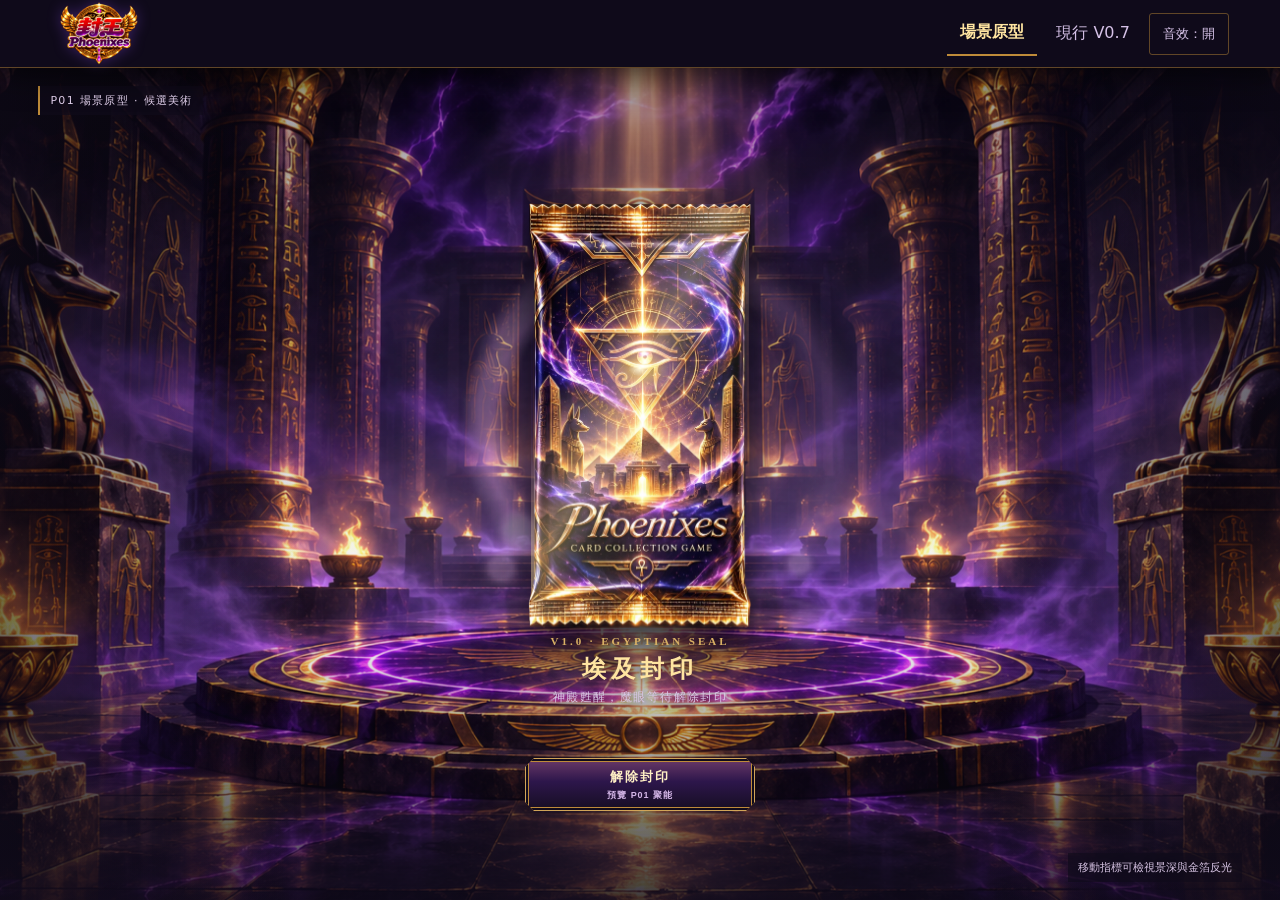
<file: egyptian-seal.html>
<!doctype html><html lang="zh-Hant-TW"><head><meta charset="utf-8"><meta name="viewport" content="width=device-width,initial-scale=1"><meta name="theme-color" content="#100b1b"><meta name="version" content="1.0-p01"><title>Egyptian Seal P01｜PHOENIXES</title>  <script type="module" crossorigin src="./assets/p01-CtbiDceF.js"></script>
  <link rel="modulepreload" crossorigin href="./assets/Effect-CpikUlde.js">
  <link rel="modulepreload" crossorigin href="./assets/audio-BqNfsclt.js">
  <link rel="stylesheet" crossorigin href="./assets/p01-BluIm4mR.css">
</head><body><div id="root"></div></body></html>
</file>
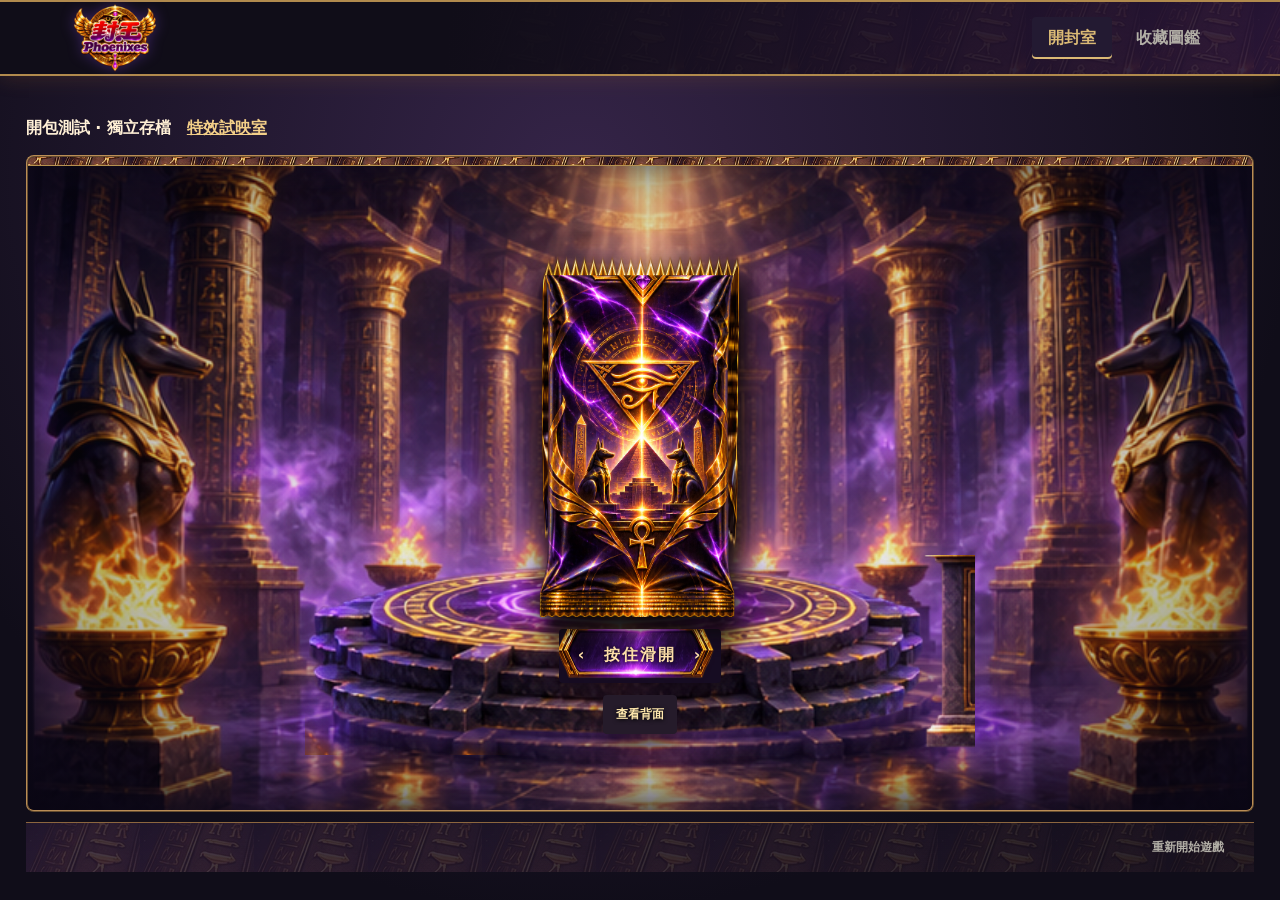
<file: pack-test.html>
<!doctype html><html lang="zh-Hant-TW"><head><meta charset="utf-8"><meta name="viewport" content="width=device-width,initial-scale=1"><meta name="theme-color" content="#141410"><meta name="version" content="0.7"><title>開包測試｜埃及魔眼 V0.7｜PHOENIXES CARD COLLECTION GAME｜封王卡牌</title>  <script type="module" crossorigin src="./assets/Effect-CpikUlde.js"></script>
  <script type="module" crossorigin src="./assets/audio-BqNfsclt.js"></script>
  <script type="module" crossorigin src="./assets/main-CxAZb0rB.js"></script>
  <link rel="stylesheet" crossorigin href="./assets/main-BDpV75pr.css">
  <link rel="stylesheet" crossorigin href="./assets/effects-CDIC5dRx.css">
</head><body style="margin:0"><div id="root"></div></body></html>
</file>
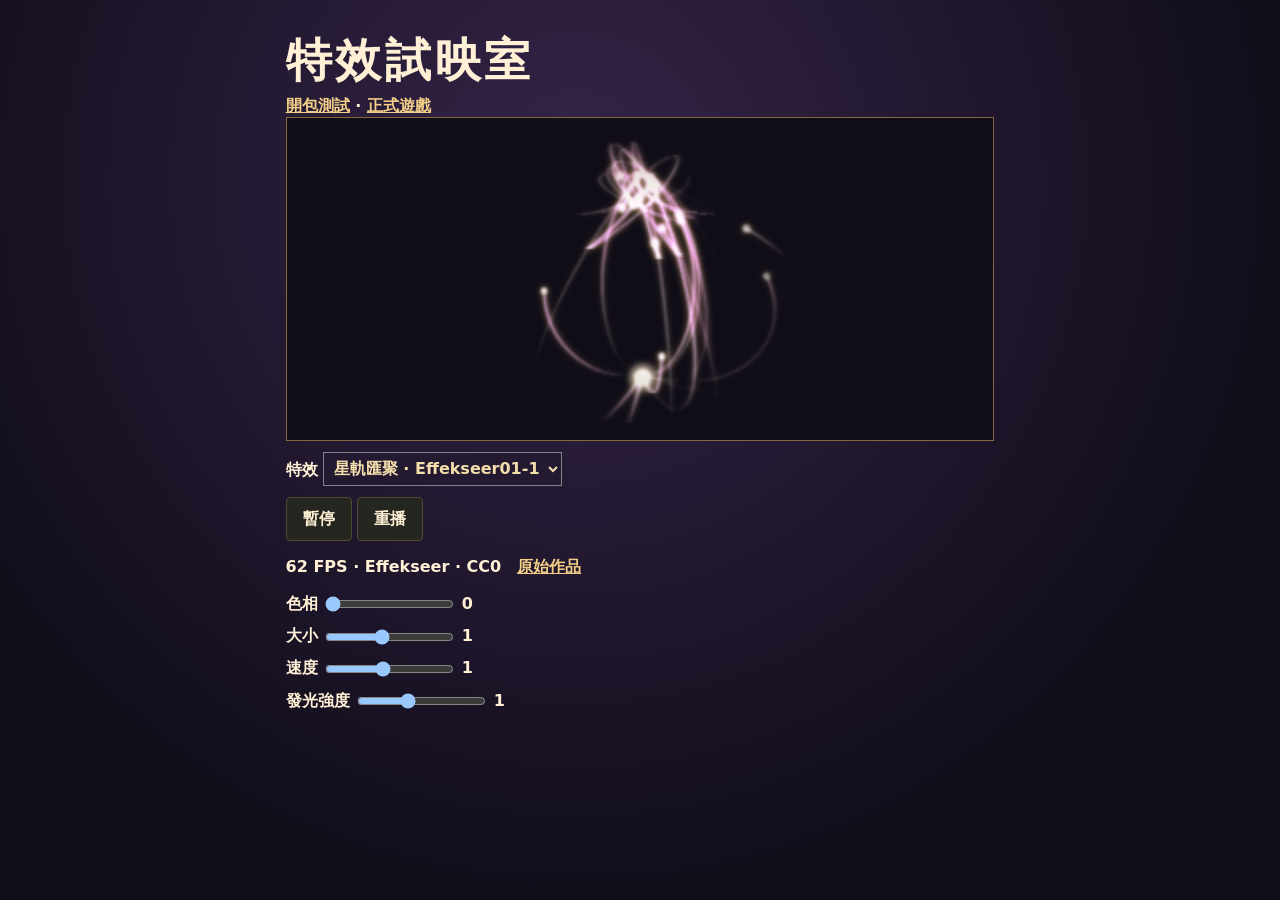
<file: vfx-gallery.html>
<!doctype html><html lang="zh-Hant-TW"><head><meta charset="utf-8"><meta name="viewport" content="width=device-width,initial-scale=1"><meta name="theme-color" content="#141410"><meta name="version" content="0.7"><title>特效試映室｜埃及魔眼 V0.7｜PHOENIXES CARD COLLECTION GAME｜封王卡牌</title>  <script type="module" crossorigin src="./assets/gallery-Bk9oMKbT.js"></script>
  <link rel="modulepreload" crossorigin href="./assets/Effect-CpikUlde.js">
  <link rel="stylesheet" crossorigin href="./assets/effects-CDIC5dRx.css">
</head><body style="margin:0"><div id="root"></div></body></html>
</file>
<file: assets/p01-BluIm4mR.css>
:root{color-scheme:dark;font-family:ui-rounded,Arial Rounded MT Bold,Microsoft JhengHei,PingFang TC,system-ui,sans-serif;background:#100b1b;color:#fff2d1}*{box-sizing:border-box}body{margin:0;min-width:320px;background:#100b1b}.p01-page{min-height:100dvh;overflow:hidden}.seal-header{height:68px;padding:0 clamp(16px,4vw,64px);display:flex;align-items:center;justify-content:space-between;position:relative;z-index:20;border-bottom:1px solid #be8b3977;background:#100b1bf2;box-shadow:0 8px 30px #0009}.seal-brand{display:flex;align-items:center;height:100%;text-decoration:none}.seal-brand-logo{display:block;width:auto;height:64px;max-width:min(30vw,220px);object-fit:contain;filter:drop-shadow(0 0 7px #7940ce66)}.seal-header nav{display:flex;align-items:center;gap:6px}.seal-header nav a,.seal-header nav strong,.seal-header nav button{border:0;background:none;color:#d6c2e8;text-decoration:none;font:800 13px/1 inherit;padding:11px 13px}.seal-header nav strong{color:#ffe5a1;border-bottom:2px solid #be8b39}.seal-header nav button{border:1px solid #be8b3977;border-radius:3px}.seal-header a:focus-visible,.seal-header button:focus-visible,.pack-preview:focus-visible,.unseal-button:focus-visible{outline:3px solid #ffe5a1;outline-offset:4px}.seal-scene{--scene-x:0;--scene-y:0;position:relative;min-height:calc(100dvh - 68px);display:grid;place-items:center;isolation:isolate;overflow:hidden;background:#100b1b;perspective:1000px}.scene-art,.scene-depth{position:absolute;top:0;right:0;bottom:0;left:0;width:100%;height:100%}.scene-art{z-index:-5;top:-2%;right:-2%;bottom:-2%;left:-2%;width:104%;height:104%;background:url(../v1.0/p01-temple-desktop.png) center/cover no-repeat;transform:translate3d(calc(var(--scene-x) * -12px),calc(var(--scene-y) * -7px),0);transition:transform .2s ease-out;filter:saturate(.94) contrast(1.04)}.scene-depth{z-index:-4;pointer-events:none;background:linear-gradient(90deg,#100b1b99 0,transparent 24%,transparent 76%,#100b1b99 100%),linear-gradient(0deg,#100b1bcc 0,transparent 34%,#100b1b66 100%)}.prototype-flag{position:absolute;top:18px;left:clamp(16px,3vw,44px);margin:0;padding:7px 10px;border-left:2px solid #be8b39;background:#100b1ba8;color:#e4d3ef;font-size:11px;letter-spacing:.12em}.seal-focus{width:min(92vw,580px);min-height:min(78vh,720px);padding:28px 18px 88px;display:flex;flex-direction:column;align-items:center;justify-content:center;position:relative;text-align:center}.energy-disc{position:absolute;width:min(86vw,520px);aspect-ratio:1;top:12%;left:50%;translate:-50% 0;opacity:.36;mix-blend-mode:screen;filter:hue-rotate(185deg) saturate(1.45);-webkit-mask-image:radial-gradient(circle,#000 27%,#000b 51%,transparent 72%);mask-image:radial-gradient(circle,#000 27%,#000b 51%,transparent 72%)}.energy-disc .effect{display:block;width:100%;height:100%;pointer-events:none}.pack-preview{position:relative;z-index:2;width:clamp(168px,18vw,224px);padding:0;border:0;background:none;color:inherit;cursor:pointer;filter:drop-shadow(0 24px 18px #05020acc)}.pack-float,.pack-tilt,.pack-preview img{display:block;width:100%}.pack-float{animation:packFloat 5s ease-in-out infinite}.pack-tilt{position:relative;transform:rotateX(calc(var(--scene-y) * -7deg)) rotateY(calc(var(--scene-x) * 10deg));transition:transform .18s ease-out;transform-style:preserve-3d}.pack-preview img{height:auto;-webkit-user-select:none;user-select:none}.foil-reflection{position:absolute;top:1.5%;right:1.5%;bottom:1.5%;left:1.5%;pointer-events:none;opacity:.58;mix-blend-mode:screen;background:linear-gradient(118deg,transparent 23%,#7940ce22 36%,#ffe5a1b8 47%,#fff3c947 53%,transparent 69%);background-size:220% 100%;background-position:calc(50% + var(--scene-x) * 55%) 0;clip-path:polygon(0 0,100% 0,100% 100%,0 100%)}.eye-breath{position:absolute;z-index:2;width:46%;aspect-ratio:1.5;left:27%;top:31%;border-radius:50%;pointer-events:none;background:radial-gradient(ellipse,#fff8d6 0,#be8b39aa 16%,#7940ce66 42%,transparent 69%);mix-blend-mode:screen;animation:eyeBreath 3.2s ease-in-out infinite}.seal-copy{z-index:3;margin-top:7px;text-shadow:0 2px 14px #100b1b}.seal-copy p{margin:0;color:#d9b165;font:800 11px/1.2 Georgia,serif;letter-spacing:.27em}.seal-copy h1{margin:5px 0 1px;color:#ffe5a1;font:900 clamp(25px,3vw,38px)/1.1 inherit;letter-spacing:.2em}.seal-copy span{color:#d8c5e4;font-size:12px;letter-spacing:.12em}.unseal-button{position:absolute;z-index:4;bottom:24px;min-width:230px;padding:9px 34px 8px;color:#fff0c5;border:1px solid #d0a458;clip-path:polygon(9px 0,calc(100% - 9px) 0,100% 9px,100% calc(100% - 9px),calc(100% - 9px) 100%,9px 100%,0 calc(100% - 9px),0 9px);background:linear-gradient(180deg,#6b3a68 0,#2d164b 44%,#160e22);box-shadow:inset 0 0 0 2px #100b1b,inset 0 0 0 3px #be8b39,0 8px 26px #10050fcc;font-weight:900;letter-spacing:.16em;cursor:pointer}.unseal-button span,.unseal-button small{display:block}.unseal-button small{margin-top:3px;color:#d5b7e8;font-size:9px;letter-spacing:.1em}.unseal-button:hover{filter:brightness(1.17);transform:translateY(-2px)}.p01-note{position:absolute;right:clamp(16px,3vw,44px);bottom:18px;margin:0;padding:7px 10px;background:#100b1ba8;color:#d8c5e4;font-size:11px}.is-focused .pack-float{animation:packFocus 1.9s cubic-bezier(.2,.75,.2,1) both}.is-focused .energy-disc{animation:discFocus 1.9s ease-out both}.is-focused .eye-breath{animation:eyeFocus 1.9s ease-out both}.is-focused .scene-art{filter:saturate(1.12) contrast(1.07) brightness(1.08)}@keyframes packFloat{0%,to{transform:translateY(0) rotate(-1.8deg)}50%{transform:translateY(-13px) rotate(1.8deg)}}@keyframes eyeBreath{50%{opacity:.34;transform:scale(.82)}}@keyframes packFocus{0%{transform:translateY(0) scale(1)}26%{transform:translateY(-7px) scale(.97)}57%{transform:translateY(-22px) scale(1.09)}to{transform:translateY(0) scale(1)}}@keyframes discFocus{0%,to{opacity:.22;transform:scale(.82)}36%,69%{opacity:.88;transform:scale(1.12)}}@keyframes eyeFocus{0%,to{opacity:.35;transform:scale(.82)}45%{opacity:1;transform:scale(1.25)}}@media(max-width:650px),(orientation:portrait){.seal-header{height:60px;padding:0 12px}.seal-brand-logo{height:55px;max-width:43vw}.seal-header nav{gap:0}.seal-header nav strong,.seal-header nav a{display:none}.seal-header nav button{padding:9px}.seal-scene{min-height:calc(100dvh - 60px)}.scene-art{background-image:url(../v1.0/p01-temple-mobile.png);transform:translate3d(calc(var(--scene-x) * -5px),calc(var(--scene-y) * -4px),0)}.scene-depth{background:linear-gradient(0deg,#100b1bdd 0,transparent 30%,#100b1b73 100%)}.prototype-flag{top:12px;font-size:9px}.seal-focus{width:100%;min-height:calc(100dvh - 60px);padding:68px 12px 108px;justify-content:center}.pack-preview{width:clamp(148px,43vw,205px)}.energy-disc{width:94vw;top:26%}.seal-copy h1{font-size:27px}.seal-copy span{font-size:10px}.unseal-button{bottom:50px;min-width:210px}.p01-note{left:12px;right:12px;bottom:12px;text-align:center;font-size:9px}}@media(prefers-reduced-motion:reduce){.scene-art,.pack-tilt{transition:none}.pack-float,.eye-breath,.is-focused .pack-float,.is-focused .energy-disc,.is-focused .eye-breath{animation:none}.energy-disc{display:none}}
</file>
<file: assets/main-BDpV75pr.css>
.arrival{display:none}.v1-stage{background:#100b1b url(../v1.0/assets/temple-scene.png) center/cover no-repeat!important;border-color:#d9a458;box-shadow:inset 0 0 90px #100817,0 0 35px #7940ce30}.v1-stage:after{content:"";position:absolute;top:0;right:0;bottom:0;left:0;pointer-events:none;background:radial-gradient(ellipse at 50% 44%,transparent 0 24%,#100b1b55 72%,#080510d9 100%);z-index:-1}.temple-atmosphere{position:absolute;top:0;right:0;bottom:0;left:0;pointer-events:none;z-index:0;overflow:hidden}.temple-altar{position:absolute;width:min(67vw,670px);height:min(24vw,230px);bottom:6%;left:50%;transform:translate(-50%);background:url(../v1.0/assets/temple-altar.png) center/contain no-repeat;filter:drop-shadow(0 0 20px #7940ce77)}.temple-brazier{position:absolute;width:clamp(78px,10vw,155px);height:clamp(76px,10vw,145px);bottom:13%;background:center/contain no-repeat;filter:drop-shadow(0 0 15px #ffb14488)}.temple-brazier.left{left:7%;background-image:url(../v1.0/assets/temple-brazier.png)}.temple-brazier.right{right:7%;background-image:url(../v1.0/assets/temple-brazier-large.png)}.booth,.hand,.gold,.stage h2{z-index:2}.booth{filter:drop-shadow(0 10px 16px #09000dcc)}.foil{--pack:url(../v1.0/assets/pack-front.png)!important;filter:drop-shadow(0 24px 18px #06020ccc) brightness(1.06) saturate(1.1)}.foil.back{--pack:url(../relic/eye-back.webp)!important}.foil .pack-art{clip-path:none}.foil .seal-peel{background-image:url(../v1.0/assets/pack-seal-top.png)!important;clip-path:none;transform-origin:50% 100%;mix-blend-mode:screen}.shell{background:url(../v1.0/assets/pack-torn.png) center/contain no-repeat;filter:drop-shadow(0 0 20px #be8b39)}.shell i{display:none}.seal-flash{position:absolute;top:-55%;right:-55%;bottom:-55%;left:-55%;background:url(../v1.0/assets/pack-energy-burst.png) center/contain no-repeat;mix-blend-mode:screen;animation:v1Flash 1.3s ease-out both}.release{filter:hue-rotate(185deg) saturate(1.5)}.gold,.cue,dialog button{border:0!important;background:#160c22 url(../v1.0/assets/ui-button-purple.png) center/100% 100% no-repeat!important;min-height:54px;text-shadow:0 1px 4px #000;box-shadow:none!important}.gold:hover,.cue:hover,dialog button:hover{filter:brightness(1.16) saturate(1.12)}.rotate-pack{border:0;background:#130d1f url(../v1.0/assets/ui-button-gold.png) center/100% 100% no-repeat;color:#ffe8ad;min-height:39px;padding:4px 30px;text-shadow:0 1px 4px #000}.slot{border:1px solid #d9a458;background:#120a1d url(../v1.0/assets/material-obsidian.png) center/cover;padding:3px;box-shadow:0 12px 20px #000b}.rare{border-color:#ffe7a1;box-shadow:0 0 18px #f5bc5c88,0 0 45px #7940ce66}.rare .sr{width:130%;height:105%;right:-15%;bottom:-25%;background:url(../v1.0/assets/sr-emblem.png) center/contain no-repeat;filter:drop-shadow(0 0 13px #ffdc71) drop-shadow(0 0 24px #7940ce);animation:v1Sr 1.65s cubic-bezier(.12,.7,.18,1) both}.rare .summon:after{content:"";position:absolute;top:-62%;right:-62%;bottom:-62%;left:-62%;background:url(../v1.0/assets/sr-ring.png) center/contain no-repeat;mix-blend-mode:screen;animation:v1Spin 3.5s linear infinite}.rare .card-glint,.legend .foil-light{background-image:url(../v1.0/assets/material-holographic.png);background-size:cover;mix-blend-mode:screen;opacity:.36}.inspection{padding:12px;background:#0d0717 url(../v1.0/assets/material-amethyst.png) center/cover;border:10px solid transparent;border-image:url(../v1.0/assets/ui-panel-ornament.png) 18 stretch}.inspection .inspect-fx:after{content:"";position:absolute;top:-48%;right:-48%;bottom:-48%;left:-48%;background:url(../v1.0/assets/sr-summoning-ring.png) center/contain no-repeat;mix-blend-mode:screen;animation:v1Spin 4s linear infinite}.gallery{background:#120a1ddd url(../v1.0/assets/material-hieroglyph.png) center/280px;border-image:url(../v1.0/assets/ui-panel-ornament.png) 18 stretch}.gallery:before{background-image:url(../v1.0/assets/ui-panel-ornament.png);background-size:450px 75px;height:10px}.stage .cue{display:inline-grid;place-items:center}.v1-stage.summoning:before{content:"";position:absolute;top:0;right:0;bottom:0;left:0;background:url(../v1.0/assets/vfx-lightning.png) center/cover no-repeat;mix-blend-mode:screen;opacity:.36;animation:v1Flash 1.45s ease-out both;pointer-events:none}@keyframes v1Spin{to{transform:rotate(1turn)}}@keyframes v1Flash{0%,to{opacity:0}18%,54%{opacity:1}}@keyframes v1Sr{0%{opacity:0;transform:scale(.35) rotate(-10deg)}48%{opacity:1;transform:scale(1.16) rotate(2deg)}70%{transform:scale(.94)}to{opacity:1;transform:scale(1)}}@media(max-width:650px){.temple-brazier{bottom:19%;width:76px;height:76px}.temple-brazier.left{left:0}.temple-brazier.right{right:0}.temple-altar{width:88vw;bottom:10%}.v1-stage{background-position:center}.foil{width:clamp(156px,47vw,208px)}}@media(prefers-reduced-motion:reduce){.rare .summon:after,.inspection .inspect-fx:after{animation:none}}
</file>
<file: assets/effects-CDIC5dRx.css>
*{box-sizing:border-box}:root{--gold:#dbba75;--line:#504735;--ink:#141410;--flip:.32s;color-scheme:dark;font-family:Microsoft JhengHei,system-ui,sans-serif;color:#f3eedf;background:#10110f}body{min-height:100vh;background:radial-gradient(ellipse at 75% 20%,#22241b,transparent 60%)}button{color:inherit;font:inherit;cursor:pointer;background:#262620;border:1px solid var(--line);border-radius:4px;padding:.65rem 1rem}button:focus-visible{outline:3px solid #ffe5a3;outline-offset:3px}button:disabled{cursor:default}header{height:76px;padding:0 max(5vw,18px);border-bottom:1px solid var(--line);display:flex;justify-content:space-between;align-items:center;background:#11120fee}.brand{display:flex;gap:12px;align-items:center;font:700 20px Georgia,serif;letter-spacing:.13em}.brand b{font-size:32px;color:var(--gold)}small{display:block;font-size:10px;color:var(--gold);letter-spacing:.15em}.brand small{margin-top:4px;font-size:9px}nav{display:flex;gap:8px}nav button,footer button{background:none;border:0;color:#b2afa6}nav .active{color:var(--gold);box-shadow:inset 0 -2px var(--gold)}main{max-width:1150px;padding:30px 5vw 18px;margin:auto}.heading,.progress,.progress>div,footer{display:flex;align-items:center;justify-content:space-between}.heading{margin-bottom:20px}h1{font-family:serif;font-size:clamp(28px,4vw,46px);margin:4px 0;letter-spacing:.08em}.counter{font-size:13px;color:#c0bba9}.counter strong{font:28px Georgia;color:var(--gold)}.stage{position:relative;text-align:center;padding:28px 18px;border:1px solid var(--line);border-radius:8px;background:repeating-radial-gradient(ellipse at 50% 40%,transparent 0 70px,#dbc1790a 71px,transparent 72px 85px),radial-gradient(ellipse at 50% 45%,#49412b 0,#24251e 44%,#161814 83%)}.wrapper{position:relative;width:155px;padding:11px 8px 10px;display:inline-grid;gap:4px;color:#f8e6b4;background:linear-gradient(100deg,#4b4026,#ae9861 12%,#53482f 28%,#292719 68%,#88794d);box-shadow:8px 14px 24px #0009;transform:rotate(-5deg);border:1px solid #c6b27b;transition:transform .2s}.wrapper:hover{transform:rotate(-2deg) translateY(-3px)}.wrapper img{width:100%;height:176px;object-fit:contain}.wrapper span{font:10px Georgia;letter-spacing:.2em}.wrapper:before,.wrapper:after{content:"";position:absolute;height:5px;background:repeating-linear-gradient(90deg,#a79361 0,#a79361 2px,#594f36 3px,#594f36 5px);left:0;right:0;top:0}.wrapper:after{bottom:0;top:auto}h2{font:700 25px serif;margin:16px 0 5px}.stage p,dialog p{color:#c6c1af;margin:7px 0 16px}.gold{min-width:175px;font-weight:700;background:linear-gradient(110deg,#dfc28b,#bba06a);color:#231e15}.hand,.gallery{display:grid;grid-template-columns:repeat(4,minmax(0,1fr));gap:14px}.hand{margin:20px auto;max-width:880px}.slot,.entry{padding:4px;background:#171912;min-width:0}.slot img,.entry img{width:100%;aspect-ratio:.69;object-fit:contain;display:block}.slot span,.entry span{display:block;margin:6px 0;font-size:14px}.slot small,.entry small{margin:5px}.face img{animation:flip var(--flip) ease-out}.rare{border-color:var(--gold);box-shadow:0 0 16px #ecd18777}.gallery{grid-template-columns:repeat(auto-fill,minmax(135px,1fr))}.entry:disabled img{opacity:.38}.progress{margin:18px 0;gap:14px}.progress>div{flex:1;flex-wrap:wrap;gap:10px;background:#1b1d17;border:1px solid #36392e;padding:14px 18px;border-radius:5px}.progress strong{color:var(--gold)}.progress i{font-size:12px;font-style:normal;color:#aaa89a}progress{width:100%;height:5px;accent-color:var(--gold)}footer{color:#aaa89a;font-size:12px}dialog{text-align:center;background:#22241d;color:inherit;border:1px solid var(--gold);max-width:94vw;border-radius:6px}dialog::backdrop{background:#000c}dialog img{display:block;max-width:80vw;max-height:70dvh;margin:auto;object-fit:contain}@keyframes flip{0%{transform:perspective(500px) rotateY(75deg);opacity:.6}}@media(max-width:650px){header{height:62px}.brand{font-size:15px;gap:6px}.brand b{font-size:22px}nav{gap:0}nav button{padding:9px;font-size:14px}main{padding:22px 14px}.hand{grid-template-columns:repeat(2,minmax(0,1fr));gap:8px}.stage{padding:18px 10px}.progress{gap:7px}.progress>div{padding:10px;font-size:13px}.heading small{font-size:8px}.gallery{grid-template-columns:repeat(2,minmax(0,1fr))}}@media(prefers-reduced-motion:reduce){*,*:before,*:after{animation:none!important;transition:none!important}}:root{font-family:ui-rounded,Arial Rounded MT Bold,Microsoft JhengHei,PingFang TC,system-ui,sans-serif;font-weight:750}body{margin:0;background:#151311}header{background:#181512;border-color:#504332}.brand,.stage h2,dialog h2{font-family:inherit;font-weight:900}main{max-width:1500px;padding:clamp(12px,2vw,30px)}.stage{min-height:clamp(400px,73svh,820px);display:flex;align-items:center;justify-content:center;flex-direction:column;isolation:isolate;overflow:hidden;background:#241e1a url(../relic/arena.webp) center 57%/cover no-repeat}.booth{display:grid;justify-items:center;gap:20px;z-index:1}.foil,.shell{width:clamp(168px,20vw,250px);aspect-ratio:456/867}.foil{touch-action:none;-webkit-user-select:none;user-select:none;position:relative;padding:0;border:0;background:none;cursor:grab;filter:drop-shadow(5px 16px 10px #080605cc);transform:perspective(700px) rotateY(calc(var(--drag)*13deg)) rotate(calc(var(--drag)*4deg))}.foil:active{cursor:grabbing}.pack-art,.shell i{position:absolute;top:0;right:0;bottom:0;left:0;background:url(../relic/eye-pack.webp) center/100% 100%;clip-path:polygon(3.5% 0,98% 0,96% 48%,100% 99.5%,0 99.5%,4% 49%)}.cue,.stage h2{background:#17130ddb;border:1px solid #9d8054;color:#fff1c9;padding:.45em 1.2em;border-radius:4px;letter-spacing:.12em}.hand{position:relative;display:flex;align-items:center;justify-content:center;width:96%;gap:0;margin:40px auto 48px}.slot{--angle:-11deg;--lift:10px;width:23%;max-width:194px;flex:none;position:relative;transform-origin:50% 92%;transform:translateY(var(--lift)) rotate(var(--angle));box-shadow:0 9px 15px #0009;transition:transform .24s;touch-action:manipulation}.slot:nth-child(2){--angle:-4deg;--lift:-7px}.slot:nth-child(3){--angle:4deg;--lift:-7px}.slot:nth-child(4){--angle:11deg}@media(hover:hover){.slot:hover{z-index:3;transform:translateY(-18px) scale(1.055)}}.slot:focus-visible{z-index:4}.dealing .slot{animation:deal .6s ease-out backwards}.dealing .slot:nth-child(2n){animation-delay:.1s}.shell,.burst,.reveal-fx,.sr,.mist{pointer-events:none}.shell{z-index:5;position:absolute;left:50%;top:46%;transform:translate(-50%,-50%)}.shell i{clip-path:polygon(3% 14%,30% 12%,70% 16%,98% 12%,100% 100%,0 100%);animation:drop .65s ease-in both}.shell i+i{clip-path:polygon(3% 0,98% 0,98% 12%,70% 16%,30% 12%,3% 14%);animation:tear .6s ease-out both}.burst,.reveal-fx,.mist{position:absolute;mix-blend-mode:screen;background:center/100% 100% no-repeat}.burst{top:-45%;right:-45%;bottom:-45%;left:-45%;background-image:url(../relic/burst-alpha.webp);animation:flare .8s both}.reveal-fx{top:-18%;right:-18%;bottom:-18%;left:-18%;background-image:url(../relic/arc-alpha.webp);animation:flare .95s both}.rare .reveal-fx{background-image:url(../relic/flame-alpha.webp);-webkit-mask-image:radial-gradient(ellipse,transparent 32%,black 60%);mask-image:radial-gradient(ellipse,transparent 32%,black 60%);animation-duration:1.55s}.sr{position:absolute;width:62%;aspect-ratio:276/190;bottom:-8%;right:-7%;background:url(../relic/sr-alpha.webp) center/contain;mix-blend-mode:screen;-webkit-mask-image:radial-gradient(ellipse,#000 55%,transparent 74%);mask-image:radial-gradient(ellipse,#000 55%,transparent 74%);animation:stamp .65s both}.mist{z-index:-1;top:45%;right:0;bottom:-12%;left:0;background-image:url(../relic/mist-alpha.webp);opacity:.21}.gold,.stage h2{position:relative;z-index:1}.sound-toggle{color:#dfc695}footer{justify-content:flex-end;margin-top:10px}dialog[open]{animation:inspect .2s ease-out}dialog img{margin-bottom:12px}@keyframes inspect{0%{opacity:0;transform:scale(.88)}}@keyframes stamp{0%{opacity:0;transform:scale(1.7)}65%{transform:scale(.94)}}@keyframes deal{0%{opacity:0;transform:translateY(38%) scale(.5)}}@keyframes drop{to{opacity:0;transform:translateY(55%) rotate(-12deg)}}@keyframes tear{to{opacity:0;transform:translate(45%,-42%) rotate(22deg)}}@keyframes flare{0%,to{opacity:0}20%,62%{opacity:1}}@media(max-width:650px){header{padding:0 9px}.brand{font-size:12px}.brand b{display:none}nav button{padding:8px 5px;font-size:13px}.stage{min-height:64svh;padding-inline:3px}.hand{width:100%}.slot{width:23%;padding:1px;--angle:-8deg}.slot:nth-child(4){--angle:8deg}}@media(prefers-reduced-motion:reduce){.mist,.reveal-fx,.burst,.shell{display:none}}dialog.closing{animation:dismiss .18s ease-in both}@keyframes dismiss{to{opacity:0;transform:scale(.88)}}body{background:radial-gradient(ellipse at 45% 20%,#352448,#100d19 72%);color:#fff0d6}header,dialog,footer,.entry,.gold,.cue,nav .active{border-color:#ba864b;background-color:#231a32}header{border-block:2px solid #b18a4d;background:linear-gradient(95deg,#100d18 35%,#281536e8),url(../relic/glyph.webp);box-shadow:0 3px 18px #ae6b3030}.brand b{display:block;width:46px;height:34px;background:url(../relic/eye.webp) center/cover;border:1px solid #997343;border-radius:50%}.brand{color:#ffdc90;text-shadow:0 0 12px #cf872a66}.brand small{color:#dbb3ff}.stage{border:2px ridge #ba8d56;background-image:linear-gradient(160deg,#28113f55,transparent 46%,#31113a77),url(../relic/arena.webp);box-shadow:inset 0 0 45px #130d27}.stage:before,.gallery:before{content:"";position:absolute;top:0;left:0;right:0;height:8px;background:url(../relic/glyph.webp) center/68px;pointer-events:none;border-bottom:1px solid #b79250}.gallery{position:relative;padding:22px 10px;background:#201727;border:1px solid #946c46}.entry{border:2px ridge #b08a5d}footer{padding:6px 14px;border-top:1px solid #8c663e;background:linear-gradient(90deg,#251930d9,#15101de8),url(../relic/glyph.webp)}button.gold,.cue,dialog button{background:linear-gradient(#55344e,#24182f);border:1px solid #d2a15e;color:#ffe1aa}.cue{font-weight:850}.foil,.shell{width:clamp(145px,17vw,202px)}.pack-art{clip-path:none}.foil:after,.tear-fire,.dealing .slot:before,.halo{content:"";pointer-events:none;position:absolute;background:center/100% 100% no-repeat}.foil:after{top:0;right:-21%;bottom:0;left:-21%;background-image:url(../relic/arc-alpha.webp);opacity:calc(.25 + var(--drag)*.7);transform:scale(calc(1 + var(--drag)*.15))}.shell{top:50%}.shell i{animation:shatter 1.15s ease-in both}.shell i+i{animation:sealAway 1s ease-out both}.tear-fire{top:-30%;right:-30%;bottom:-30%;left:-30%;background-image:url(../relic/flame-alpha.webp);animation:ignition 1.35s both;-webkit-mask-image:radial-gradient(ellipse,transparent 20%,black 52%,transparent 73%);mask-image:radial-gradient(ellipse,transparent 20%,black 52%,transparent 73%)}.shell .burst{animation:ignition 1.55s both}.hand .slot{--travel:151%;--delay:.62s}.hand .slot:nth-child(2){--travel:50%;--delay:.77s}.hand .slot:nth-child(3){--travel:-50%;--delay:.92s}.hand .slot:nth-child(4){--travel:-151%;--delay:1.07s}.hand.dealing .slot{animation:fan .88s var(--delay) cubic-bezier(.16,.75,.23,1) both}.dealing .slot:before{top:-22%;right:-22%;bottom:-22%;left:-22%;background-image:url(../relic/arc-alpha.webp);animation:ignition .95s var(--delay) both}.rare .reveal-fx{top:-29%;right:-29%;bottom:-29%;left:-29%;animation:ignition 2.3s both}.sr{width:97%;right:-10%;bottom:-19%;mix-blend-mode:normal;-webkit-mask-image:none;mask-image:none;filter:drop-shadow(0 0 7px #ffad48);animation:stamp .7s both,glory 1.8s .2s ease-in-out infinite alternate}.inspection{position:relative;isolation:isolate;padding:8px}.inspection img{position:relative;z-index:1}.inspection .sr{width:40%;right:-2%;bottom:-2%;z-index:2}.halo{top:-10%;right:-10%;bottom:-10%;left:-10%;background-image:url(../relic/arc-alpha.webp);animation:breathe 2s infinite alternate}.legend .halo{background-image:url(../relic/flame-alpha.webp)}dialog{overflow:visible;border:2px ridge #d2a562;background:linear-gradient(135deg,#26182ff2,#15101bed),url(../relic/glyph.webp);box-shadow:0 0 45px #ba6bf94d}dialog::backdrop{background:#10091ce8}@keyframes shatter{0%,22%{opacity:1}to{transform:translate(-20%,46%) rotate(-17deg);opacity:0}}@keyframes sealAway{0%,14%{transform:none}to{transform:translate(63%,-56%) rotate(36deg);opacity:0}}@keyframes fan{0%{opacity:0;transform:translate(var(--travel),18%) scale(.35) rotate(0)}15%{opacity:1}to{transform:translateY(var(--lift)) rotate(var(--angle))}}@keyframes ignition{0%,to{opacity:0;scale:.72}18%,58%{opacity:1}76%{scale:1.13}}@keyframes glory{to{filter:drop-shadow(0 0 5px #fff4aa) drop-shadow(0 0 12px #f38c28);scale:1.05}}@keyframes breathe{to{transform:scale(1.07);opacity:.7}}@media(prefers-reduced-motion:reduce){.foil:after,.halo,.tear-fire,.dealing .slot:before{display:none}}.stage{background-image:linear-gradient(120deg,#170e2d70,#100d2266),url(../relic/temple.webp)}.booth{position:relative;gap:12px}.effect{width:100%;height:100%;display:block;pointer-events:none}.arrival,.release,.summon,.inspect-fx{position:absolute;pointer-events:none;aspect-ratio:1;mix-blend-mode:screen}.arrival{width:170%;top:-8%;filter:hue-rotate(185deg)}.release{width:245%;top:-23%;left:-72%;filter:saturate(1.2)}.summon{width:200%;left:-50%;bottom:-29%;z-index:4}.slot:has(.summon){z-index:5;animation:relicRise 1.55s both}.slot:has(.summon) .sr{animation:stamp .65s .32s both,glory 1.8s 1s infinite alternate}@keyframes relicRise{0%{filter:brightness(.35)}23%{filter:brightness(.58);transform:translateY(-4%) scale(1.03)}48%,72%{filter:brightness(1.13);transform:translateY(-9%) scale(1.09)}}.inspect-fx{width:148%;inset:auto -24% -18%;z-index:2}.legend .foil-light,.rare .card-glint{position:absolute;top:2%;right:2%;bottom:2%;left:2%;z-index:2;pointer-events:none;mix-blend-mode:screen;background:linear-gradient(115deg,transparent 32%,#b18eff38 42%,#ffe9b78c 48%,#7cd3ff4a 54%,transparent 63%);background-size:250% 100%;background-position:var(--shine,50%) 0}.rare .card-glint{animation:metal 1.7s both}@keyframes metal{0%{background-position:100% 0}to{background-position:0 0;opacity:0}}.foil:after,.dealing .slot:before{display:none}.foil{--pack:url(../relic/eye-pack.webp)}.foil.back{--pack:url(../relic/eye-back.webp)}.foil .pack-art,.foil .seal-peel{background-image:var(--pack)}.foil .pack-art{clip-path:polygon(0 11%,100% 11%,100% 100%,0 100%)}.seal-peel{position:absolute;top:0;right:0;bottom:0;left:0;background-size:100% 100%;clip-path:polygon(0 0,100% 0,100% 11%,0 11%);transform-origin:100% 10%;transform:skewY(calc(var(--drag)*6deg)) translateY(calc(-2%*var(--drag)))}.rotate-pack{font-size:.78rem;padding:.25rem .8rem;background:#251b2a}.lab{max-width:760px}.lab label{display:block;margin:.7em 0}.lab a,main a{color:#f3cf88}.viewer{height:36vh;min-height:190px;background:#100d18;display:grid;place-items:center;overflow:hidden;border:1px solid #866740}.viewer>div{width:min(32vh,72vw);aspect-ratio:1}.lab input{vertical-align:middle}@media(prefers-reduced-motion:reduce){.arrival,.release,.summon,.inspect-fx{display:none}}.pack-side{position:absolute;top:0;right:0;bottom:0;left:0;animation:turnFoil .45s ease-out both}.shell.reverse i{background-image:url(../relic/eye-back.webp)}@keyframes turnFoil{0%{transform:perspective(650px) rotateY(77deg);filter:brightness(.58)}}.summon{width:131%;left:-15.5%;bottom:-6%;z-index:1;opacity:.76;-webkit-mask-image:radial-gradient(ellipse at 50% 54%,#000 15%,#000a 39%,transparent 69%);mask-image:radial-gradient(ellipse at 50% 54%,#000 15%,#000a 39%,transparent 69%);filter:saturate(1.3)}.slot:has(.summon) .sr{z-index:4}.slot:has(.summon) .card-glint{z-index:2}.summoning .slot:not(:has(.summon)){filter:brightness(.74);transition:filter .25s}.release,.inspect-fx,.arrival{-webkit-mask-image:radial-gradient(ellipse,#000 25%,#000c 49%,transparent 72%);mask-image:radial-gradient(ellipse,#000 25%,#000c 49%,transparent 72%)}.slot:has(.summon) .summon{animation:unsealLight 1.5s both}.slot:has(.summon):before{content:"";position:absolute;top:3px;right:3px;bottom:3px;left:3px;z-index:3;background:center/contain no-repeat url(../card-preview/00.webp);backface-visibility:hidden;transform-origin:left center;pointer-events:none;animation:secretBack .78s both}.slot:has(.summon) .sr{animation:stamp .68s .58s both,glory 1.8s 1.3s infinite alternate}@keyframes secretBack{0%,38%{transform:none}90%,to{transform:perspective(550px) rotateY(-100deg);opacity:0}}@keyframes unsealLight{0%,12%{opacity:.14}42%{opacity:.8}80%,to{opacity:0}}@media(prefers-reduced-motion:reduce){.slot:has(.summon):before{display:none}}.charge-fx{position:absolute;top:-18%;right:-18%;bottom:-18%;left:-18%;z-index:2;pointer-events:none;mix-blend-mode:screen;filter:sepia(.6) saturate(1.4)}@media(prefers-reduced-motion:reduce){.charge-fx{display:none}}.lab h1{font-family:inherit}.lab select{font:inherit;color:#f4deab;background:#231a32;padding:.35rem}.viewer canvas{-webkit-mask-image:radial-gradient(ellipse,#000 36%,#000c 55%,transparent 73%);mask-image:radial-gradient(ellipse,#000 36%,#000c 55%,transparent 73%)}.brand{height:100%;min-width:0}.brand-logo{display:block;width:auto;height:68px;max-width:min(31vw,220px);object-fit:contain;filter:drop-shadow(0 0 7px #7940ce66)}@media(max-width:650px){.brand-logo{height:54px;max-width:43vw}}
</file>
